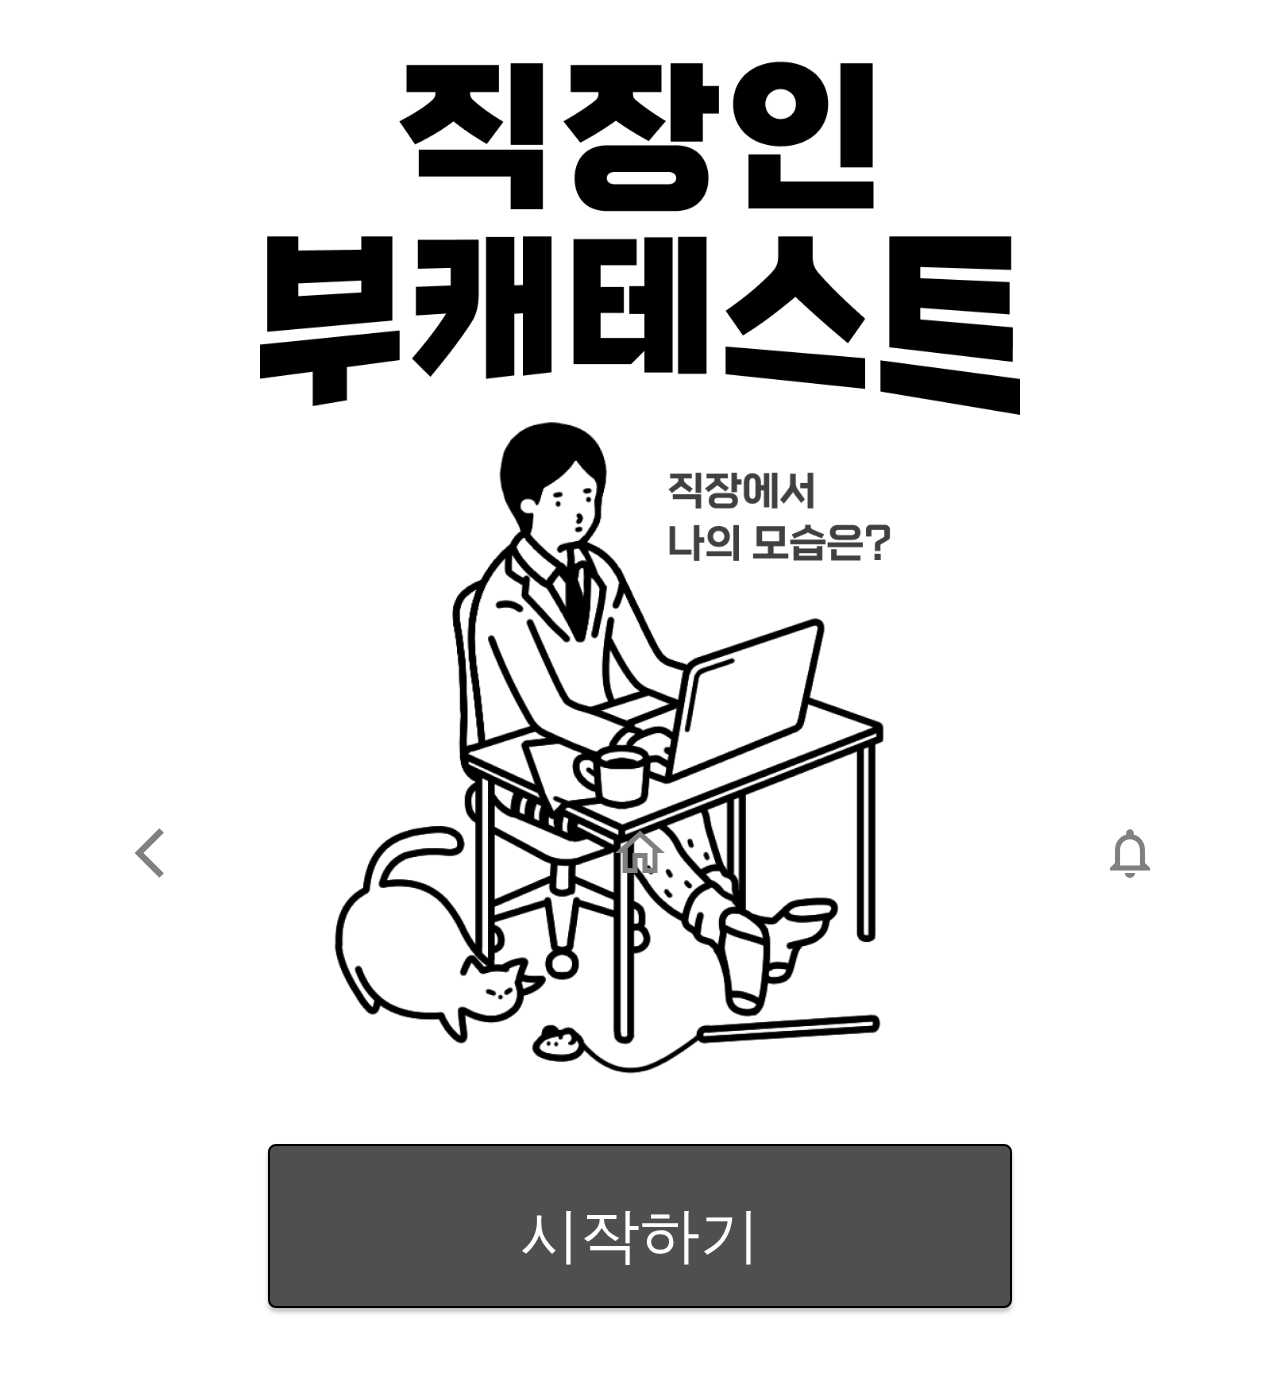
<file: index.html>
<!DOCTYPE html>
<html lang="ko">
  <head>
    <meta http-equiv="Content-Type" content="text/html; charset=UTF-8" />

    <meta http-equiv="X-UA-Compatible" content="IE=edge" />
    <meta
      name="viewport"
      content="width=device-width, initial-scale=1, shrink-to-fit=no"
    />

    <title>직장인 부캐테스트</title>

    <script src="./files/jquery-3.5.1.min.js"></script>
    <link rel="stylesheet" href="./files/jquery.modal.min.css" />

    <link href="./files/base_test.css" rel="stylesheet" type="text/css" />
    <link href="./files/test_result.css" rel="stylesheet" type="text/css" />
    <link
      href="https://fonts.googleapis.com/icon?family=Material+Icons|Material+Icons+Outlined"
      rel="stylesheet"
    />
  </head>
  <body
    style="
      cursor: url('chrome-extension://jlgkpaicikihijadgifklkbpdajbkhjo/image/cursors/008.png'),
        default;
    "
  >
    <div id="full_cover">
      <div id="start_inner" class="full_inner fit p-side">
        <div class="row m-full test_image_row mt-4 mb-4">
          <h1>직장인 부캐테스트</h1>
          <div class="col-12 image_col">
            <img
              alt="부캐테스트 메인"
              src="./files/main_image.png"
              id="main_image"
            />
          </div>
        </div>

        <div class="row">
          <div class="col-12 text_center">
            <button
              id="test_start"
              type="button"
              class="btn-point btn-block pt-3 pb-2"
            >
              시작하기
            </button>
          </div>
        </div>
      </div>

      <div
        class="full_inner fit p-side question_inner"
        qid="86"
        count="1"
        alias="당신은 최근 회사에서 몇 번 웃었나요.."
      >
        <div class="row title_row mb-auto question_row">
          <div class="col-12 mt-5 mb-4">
            <h3 class="question_number">Q1</h3>
          </div>
          <div class="col-12 mb-4">
            <h3 class="question_content">
              <p>당신은 최근 회사에서 몇 번 웃었나요..</p>
            </h3>
          </div>
        </div>

        <div class="row button_row">
          <div class="col-12 text_center mb-4">
            <button
              type="button"
              class="
                btn btn-point btn-lg btn-block btn-fat
                next_question
                answer_button
              "
              aid="188"
              alias="하지만 대부분의 가짜웃음으로 도배되어버린 하루"
            >
              <p>하지만 대부분의 가짜웃음으로 도배되어버린 하루</p>
            </button>

            <button
              type="button"
              class="
                btn btn-point btn-lg btn-block btn-fat
                next_question
                answer_button
              "
              aid="187"
              alias="진심으로 웃기도 해"
            >
              <p>진심으로 웃기도 해</p>
            </button>
          </div>
        </div>
      </div>

      <div
        class="full_inner fit p-side question_inner"
        qid="87"
        count="2"
        alias="출근길 지하철, 앞에 회사 동료가 보입니다. 이 때 …"
      >
        <div class="row title_row mb-auto question_row">
          <div class="col-12 mt-5 mb-4">
            <h3 class="question_number">Q2</h3>
          </div>
          <div class="col-12 mb-4">
            <h3 class="question_content">
              <p>출근길 지하철, 앞에 회사 동료가 보입니다. 이 때 반응은?</p>
            </h3>
          </div>
        </div>

        <div class="row button_row">
          <div class="col-12 text_center mb-4">
            <button
              type="button"
              class="
                btn btn-point btn-lg btn-block btn-fat
                next_question
                answer_button
              "
              aid="190"
              alias="걷는 템포를 조절하여 마주치지 않도록 한다"
            >
              <p>걷는 템포를 조절하여 마주치지 않도록 한다</p>
            </button>

            <button
              type="button"
              class="
                btn btn-point btn-lg btn-block btn-fat
                next_question
                answer_button
              "
              aid="189"
              alias="다가가 &#39;야 오늘 아침 진짜 거지같지 않냐?&#39;라고 인…"
            >
              <p>다가가 '야 오늘 아침 진짜 거지같지 않냐?'라고 인사한다</p>
            </button>
          </div>
        </div>
      </div>

      <div
        class="full_inner fit p-side question_inner"
        qid="88"
        count="3"
        alias="이직에 성공한 친구에게 더 궁금한 것은?"
      >
        <div class="row title_row mb-auto question_row">
          <div class="col-12 mt-5 mb-4">
            <h3 class="question_number">Q3</h3>
          </div>
          <div class="col-12 mb-4">
            <h3 class="question_content">
              <p>이직에 성공한 친구에게 더 궁금한 것은?</p>
            </h3>
          </div>
        </div>

        <div class="row button_row">
          <div class="col-12 text_center mb-4">
            <button
              type="button"
              class="
                btn btn-point btn-lg btn-block btn-fat
                next_question
                answer_button
              "
              aid="192"
              alias="이직한 회사의 워라밸"
            >
              <p>이직한 회사의 워라밸</p>
            </button>

            <button
              type="button"
              class="
                btn btn-point btn-lg btn-block btn-fat
                next_question
                answer_button
              "
              aid="191"
              alias="이직한 회사의 연봉"
            >
              <p>이직한 회사의 연봉</p>
            </button>
          </div>
        </div>
      </div>

      <div
        class="full_inner fit p-side question_inner"
        qid="89"
        count="4"
        alias="다음 중 더 나를 정신 번쩍 차리게 하는 상황은?"
      >
        <div class="row title_row mb-auto question_row">
          <div class="col-12 mt-5 mb-4">
            <h3 class="question_number">Q4</h3>
          </div>
          <div class="col-12 mb-4">
            <h3 class="question_content">
              <p>다음 중 더 나를 정신 번쩍 차리게 하는 상황은?</p>
            </h3>
          </div>
        </div>

        <div class="row button_row">
          <div class="col-12 text_center mb-4">
            <button
              type="button"
              class="
                btn btn-point btn-lg btn-block btn-fat
                next_question
                answer_button
              "
              aid="194"
              alias="나보다 승진이 빠른 입사동기"
            >
              <p>나보다 승진이 빠른 입사동기</p>
            </button>

            <button
              type="button"
              class="
                btn btn-point btn-lg btn-block btn-fat
                next_question
                answer_button
              "
              aid="193"
              alias="과도한 업무로 얻은 허리디스크"
            >
              <p>과도한 업무로 얻은 허리디스크</p>
            </button>
          </div>
        </div>
      </div>

      <div
        class="full_inner fit p-side question_inner"
        qid="90"
        count="5"
        alias="다음 중 내가 본능적으로 먼저 눌러보는 것은?"
      >
        <div class="row title_row mb-auto question_row">
          <div class="col-12 mt-5 mb-4">
            <h3 class="question_number">Q5</h3>
          </div>
          <div class="col-12 mb-4">
            <h3 class="question_content">
              <p>다음 중 내가 본능적으로 먼저 눌러보는 것은?</p>
            </h3>
          </div>
        </div>

        <div class="row button_row">
          <div class="col-12 text_center mb-4">
            <button
              type="button"
              class="
                btn btn-point btn-lg btn-block btn-fat
                next_question
                answer_button
              "
              aid="196"
              alias="부장님의 시급한 업무 메일"
            >
              <p>부장님의 시급한 업무 메일</p>
            </button>

            <button
              type="button"
              class="
                btn btn-point btn-lg btn-block btn-fat
                next_question
                answer_button
              "
              aid="195"
              alias="매도각 재고 있는 주식 어플"
            >
              <p>매도각 재고 있는 주식 어플</p>
            </button>
          </div>
        </div>
      </div>

      <div
        class="full_inner fit p-side question_inner"
        qid="91"
        count="6"
        alias="로또 1등이 당첨된 나. 그래도 계속 일하실건가요?"
      >
        <div class="row title_row mb-auto question_row">
          <div class="col-12 mt-5 mb-4">
            <h3 class="question_number">Q6</h3>
          </div>
          <div class="col-12 mb-4">
            <h3 class="question_content">
              <p>로또 1등이 당첨된 나. 그래도 계속 일하실건가요?</p>
            </h3>
          </div>
        </div>

        <div class="row button_row">
          <div class="col-12 text_center mb-4">
            <button
              type="button"
              class="
                btn btn-point btn-lg btn-block btn-fat
                next_question
                answer_button
              "
              aid="198"
              alias="그동안 감사했습니다 부장님"
            >
              <p>그동안 감사했습니다 부장님</p>
            </button>

            <button
              type="button"
              class="
                btn btn-point btn-lg btn-block btn-fat
                next_question
                answer_button
              "
              aid="197"
              alias="예전보다 여유 있겠지만 일은 계속 할 것이다"
            >
              <p>예전보다 여유 있겠지만 일은 계속 할 것이다</p>
            </button>
          </div>
        </div>
      </div>

      <div
        class="full_inner fit p-side question_inner"
        qid="92"
        count="7"
        alias="나의 신념과 반하는 일을 받게 되었을 때는?"
      >
        <div class="row title_row mb-auto question_row">
          <div class="col-12 mt-5 mb-4">
            <h3 class="question_number">Q7</h3>
          </div>
          <div class="col-12 mb-4">
            <h3 class="question_content">
              <p>나의 신념과 반하는 일을 받게 되었을 때는?</p>
            </h3>
          </div>
        </div>

        <div class="row button_row">
          <div class="col-12 text_center mb-4">
            <button
              type="button"
              class="
                btn btn-point btn-lg btn-block btn-fat
                next_question
                answer_button
              "
              aid="200"
              alias="일이 곧 나다. 이런 일은 할 수 없다."
            >
              <p>일이 곧 나다. 이런 일은 할 수 없다.</p>
            </button>

            <button
              type="button"
              class="
                btn btn-point btn-lg btn-block btn-fat
                next_question
                answer_button
              "
              aid="199"
              alias="일은 일이고, 나는 나야. 분리해서 생각한다."
            >
              <p>일은 일이고, 나는 나야. 분리해서 생각한다.</p>
            </button>
          </div>
        </div>
      </div>

      <div
        class="full_inner fit p-side question_inner"
        qid="93"
        count="8"
        alias="취준생에게 해주고 싶은 말은?"
      >
        <div class="row title_row mb-auto question_row">
          <div class="col-12 mt-5 mb-4">
            <h3 class="question_number">Q8</h3>
          </div>
          <div class="col-12 mb-4">
            <h3 class="question_content">
              <p>취준생에게 해주고 싶은 말은?</p>
            </h3>
          </div>
        </div>

        <div class="row button_row">
          <div class="col-12 text_center mb-4">
            <button
              type="button"
              class="
                btn btn-point btn-lg btn-block btn-fat
                next_question
                answer_button
              "
              aid="202"
              alias="너의 개인생활을 존중해주는 곳을 택해"
            >
              <p>너의 개인생활을 존중해주는 곳을 택해</p>
            </button>

            <button
              type="button"
              class="
                btn btn-point btn-lg btn-block btn-fat
                next_question
                answer_button
              "
              aid="201"
              alias="너의 능력을 인정해주는 곳을 택해"
            >
              <p>너의 능력을 인정해주는 곳을 택해</p>
            </button>
          </div>
        </div>
      </div>

      <div
        class="full_inner fit p-side question_inner"
        qid="94"
        count="9"
        alias="내가 퇴사하고 싶은 순간은?"
      >
        <div class="row title_row mb-auto question_row">
          <div class="col-12 mt-5 mb-4">
            <h3 class="question_number">Q9</h3>
          </div>
          <div class="col-12 mb-4">
            <h3 class="question_content">
              <p>내가 퇴사하고 싶은 순간은?</p>
            </h3>
          </div>
        </div>

        <div class="row button_row">
          <div class="col-12 text_center mb-4">
            <button
              type="button"
              class="
                btn btn-point btn-lg btn-block btn-fat
                next_question
                answer_button
              "
              aid="204"
              alias="일을 해도 성장한다는 느낌을 받지 못할 때"
            >
              <p>일을 해도 성장한다는 느낌을 받지 못할 때</p>
            </button>

            <button
              type="button"
              class="
                btn btn-point btn-lg btn-block btn-fat
                next_question
                answer_button
              "
              aid="203"
              alias="일을 하면 할수록 자아가 사라져간다고 느낄 때"
            >
              <p>일을 하면 할수록 자아가 사라져간다고 느낄 때</p>
            </button>
          </div>
        </div>
      </div>

      <div
        class="full_inner fit p-side question_inner"
        qid="95"
        count="10"
        alias="밸런스게임.둘 중 더 나은 것은?"
      >
        <div class="row title_row mb-auto question_row">
          <div class="col-12 mt-5 mb-4">
            <h3 class="question_number">Q10</h3>
          </div>
          <div class="col-12 mb-4">
            <h3 class="question_content">
              <p>밸런스게임.<br />둘 중 더 나은 것은?</p>
            </h3>
          </div>
        </div>

        <div class="row button_row">
          <div class="col-12 text_center mb-4">
            <button
              type="button"
              class="
                btn btn-point btn-lg btn-block btn-fat
                next_question
                answer_button
              "
              aid="206"
              alias="다니면 다닐수록 생각이 없어지는 회사"
            >
              <p>다니면 다닐수록 생각이 없어지는 회사</p>
            </button>

            <button
              type="button"
              class="
                btn btn-point btn-lg btn-block btn-fat
                next_question
                answer_button
              "
              aid="205"
              alias="다니면 다닐수록 고민이 많아지는 회사"
            >
              <p>다니면 다닐수록 고민이 많아지는 회사</p>
            </button>
          </div>
        </div>
      </div>

      <div
        class="full_inner fit p-side question_inner"
        qid="96"
        count="11"
        alias="밸런스게임.둘 중 더 나은 것은?"
      >
        <div class="row title_row mb-auto question_row">
          <div class="col-12 mt-5 mb-4">
            <h3 class="question_number">Q11</h3>
          </div>
          <div class="col-12 mb-4">
            <h3 class="question_content">
              <p>밸런스게임.<br />둘 중 더 나은 것은?</p>
            </h3>
          </div>
        </div>

        <div class="row button_row">
          <div class="col-12 text_center mb-4">
            <button
              type="button"
              class="
                btn btn-point btn-lg btn-block btn-fat
                next_question
                answer_button
              "
              aid="208"
              alias="나 홀로 잼 없이 식빵"
            >
              <p>나 홀로 잼 없이 식빵</p>
            </button>

            <button
              type="button"
              class="
                btn btn-point btn-lg btn-block btn-fat
                next_question
                answer_button
              "
              aid="207"
              alias="부장님과의 오마카세"
            >
              <p>부장님과의 오마카세</p>
            </button>
          </div>
        </div>
      </div>

      <div
        class="full_inner fit p-side question_inner"
        qid="97"
        count="12"
        alias="회사에서 만난 사람과는 친구가 될 수"
      >
        <div class="row title_row mb-auto question_row">
          <div class="col-12 mt-5 mb-4">
            <h3 class="question_number">Q12</h3>
          </div>
          <div class="col-12 mb-4">
            <h3 class="question_content">
              <p>회사에서 만난 사람과는 친구가 될 수</p>
            </h3>
          </div>
        </div>

        <div class="row button_row">
          <div class="col-12 text_center mb-4">
            <button
              type="button"
              class="
                btn btn-point btn-lg btn-block btn-fat
                next_question
                answer_button
              "
              aid="210"
              alias="있다"
            >
              <p>있다</p>
            </button>

            <button
              type="button"
              class="
                btn btn-point btn-lg btn-block btn-fat
                next_question
                answer_button
              "
              aid="209"
              alias="없다"
            >
              <p>없다</p>
            </button>
          </div>
        </div>
      </div>

      <div
        class="full_inner fit p-side question_inner"
        qid="98"
        count="13"
        alias="퇴사를 고민하는 절친에게 해주고 싶은 말은?"
      >
        <div class="row title_row mb-auto question_row">
          <div class="col-12 mt-5 mb-4">
            <h3 class="question_number">Q13</h3>
          </div>
          <div class="col-12 mb-4">
            <h3 class="question_content">
              <p>퇴사를 고민하는 절친에게 해주고 싶은 말은?</p>
            </h3>
          </div>
        </div>

        <div class="row button_row">
          <div class="col-12 text_center mb-4">
            <button
              type="button"
              class="
                btn btn-point btn-lg btn-block btn-fat
                next_question
                answer_button
              "
              aid="212"
              alias="퇴사는 계획하고 하는 것"
            >
              <p>퇴사는 계획하고 하는 것</p>
            </button>

            <button
              type="button"
              class="
                btn btn-point btn-lg btn-block btn-fat
                next_question
                answer_button
              "
              aid="211"
              alias="계획은 퇴사하고 하는 것"
            >
              <p>계획은 퇴사하고 하는 것</p>
            </button>
          </div>
        </div>
      </div>

      <div
        class="full_inner fit p-side question_inner"
        qid="99"
        count="14"
        alias="다음 생에 태어나도 직장인을 할 것인가?"
      >
        <div class="row title_row mb-auto question_row">
          <div class="col-12 mt-5 mb-4">
            <h3 class="question_number">Q14</h3>
          </div>
          <div class="col-12 mb-4">
            <h3 class="question_content">
              <p>다음 생에 태어나도 직장인을 할 것인가?</p>
            </h3>
          </div>
        </div>

        <div class="row button_row">
          <div class="col-12 text_center mb-4">
            <button
              type="button"
              class="
                btn btn-point btn-lg btn-block btn-fat
                next_question
                answer_button
              "
              aid="214"
              alias="그렇다. 그래도 월급쟁이가 마음에 편하다"
            >
              <p>그렇다. 그래도 월급쟁이가 마음에 편하다</p>
            </button>

            <button
              type="button"
              class="
                btn btn-point btn-lg btn-block btn-fat
                next_question
                answer_button
              "
              aid="213"
              alias="아니다. 해보지 못한 도전을 할 것이다"
            >
              <p>아니다. 해보지 못한 도전을 할 것이다</p>
            </button>
          </div>
        </div>
      </div>

      <div id="loading_inner" class="full_inner fit p-side">
        <div class="row title_row text_center">
          <img
            alt="대기 중"
            src="./files/money1.png"
            id="loading_image1"
            class="el"
          />
          <img
            alt="대기 중"
            src="./files/money2.png"
            id="loading_image2"
            class="el"
          />
          <img
            alt="대기 중"
            src="./files/money3.png"
            id="loading_image3"
            class="el"
          />

          <div class="col-12">
            <span class="fades">
              <div class="row">
                <div class="fade_anime dot_color1"></div>
                <div class="fade_anime dot_color2"></div>
                <div class="fade_anime dot_color3"></div>
              </div>
            </span>
          </div>
          <div class="col-12">당신의 부캐 찾는 중</div>
        </div>
      </div>

      <div class="navbar">
        <div id="back_button">
          <span class="material-icons-outlined">arrow_back_ios</span>
        </div>
        <div id="back_home">
          <span class="material-icons-outlined">home</span>
        </div>
        <div>
          <span class="material-icons-outlined">notifications</span>
        </div>
      </div>
    </div>

    <script>
      var csrf_token =
        "NRvdemtFjoKSBvaID5vpqAoqSK8jMeGJsfKR1zMEP6n7XBRiuRwMEwmagUq34SIm";
      var version = "LIVE";
      var slug = "snek";
      var layout = "";
      var get_ad_banner_uri = "/get_ad_banner";
      var count_ad_click_uri = "/count_ad_click";
    </script>

    <style media="all" id="fa-v4-font-face">
      /*!
 * Font Awesome Free 5.15.3 by @fontawesome - https://fontawesome.com
 * License - https://fontawesome.com/license/free (Icons: CC BY 4.0, Fonts: SIL OFL 1.1, Code: MIT License)
 */
      @font-face {
        font-family: "FontAwesome";
        font-display: block;
        src: url(https://ka-f.fontawesome.com/releases/v5.15.3/webfonts/free-fa-solid-900.eot);
        src: url(https://ka-f.fontawesome.com/releases/v5.15.3/webfonts/free-fa-solid-900.eot?#iefix)
            format("embedded-opentype"),
          url(https://ka-f.fontawesome.com/releases/v5.15.3/webfonts/free-fa-solid-900.woff2)
            format("woff2"),
          url(https://ka-f.fontawesome.com/releases/v5.15.3/webfonts/free-fa-solid-900.woff)
            format("woff"),
          url(https://ka-f.fontawesome.com/releases/v5.15.3/webfonts/free-fa-solid-900.ttf)
            format("truetype"),
          url(https://ka-f.fontawesome.com/releases/v5.15.3/webfonts/free-fa-solid-900.svg#fontawesome)
            format("svg");
      }
      @font-face {
        font-family: "FontAwesome";
        font-display: block;
        src: url(https://ka-f.fontawesome.com/releases/v5.15.3/webfonts/free-fa-brands-400.eot);
        src: url(https://ka-f.fontawesome.com/releases/v5.15.3/webfonts/free-fa-brands-400.eot?#iefix)
            format("embedded-opentype"),
          url(https://ka-f.fontawesome.com/releases/v5.15.3/webfonts/free-fa-brands-400.woff2)
            format("woff2"),
          url(https://ka-f.fontawesome.com/releases/v5.15.3/webfonts/free-fa-brands-400.woff)
            format("woff"),
          url(https://ka-f.fontawesome.com/releases/v5.15.3/webfonts/free-fa-brands-400.ttf)
            format("truetype"),
          url(https://ka-f.fontawesome.com/releases/v5.15.3/webfonts/free-fa-brands-400.svg#fontawesome)
            format("svg");
      }
      @font-face {
        font-family: "FontAwesome";
        font-display: block;
        src: url(https://ka-f.fontawesome.com/releases/v5.15.3/webfonts/free-fa-regular-400.eot);
        src: url(https://ka-f.fontawesome.com/releases/v5.15.3/webfonts/free-fa-regular-400.eot?#iefix)
            format("embedded-opentype"),
          url(https://ka-f.fontawesome.com/releases/v5.15.3/webfonts/free-fa-regular-400.woff2)
            format("woff2"),
          url(https://ka-f.fontawesome.com/releases/v5.15.3/webfonts/free-fa-regular-400.woff)
            format("woff"),
          url(https://ka-f.fontawesome.com/releases/v5.15.3/webfonts/free-fa-regular-400.ttf)
            format("truetype"),
          url(https://ka-f.fontawesome.com/releases/v5.15.3/webfonts/free-fa-regular-400.svg#fontawesome)
            format("svg");
        unicode-range: U+f004-f005, U+f007, U+f017, U+f022, U+f024, U+f02e,
          U+f03e, U+f044, U+f057-f059, U+f06e, U+f070, U+f075, U+f07b-f07c,
          U+f080, U+f086, U+f089, U+f094, U+f09d, U+f0a0, U+f0a4-f0a7, U+f0c5,
          U+f0c7-f0c8, U+f0e0, U+f0eb, U+f0f3, U+f0f8, U+f0fe, U+f111,
          U+f118-f11a, U+f11c, U+f133, U+f144, U+f146, U+f14a, U+f14d-f14e,
          U+f150-f152, U+f15b-f15c, U+f164-f165, U+f185-f186, U+f191-f192,
          U+f1ad, U+f1c1-f1c9, U+f1cd, U+f1d8, U+f1e3, U+f1ea, U+f1f6, U+f1f9,
          U+f20a, U+f247-f249, U+f24d, U+f254-f25b, U+f25d, U+f271-f274, U+f279,
          U+f28b, U+f28d, U+f2b5-f2b6, U+f2b9, U+f2bb, U+f2bd, U+f2c1-f2c2,
          U+f2d0, U+f2d2, U+f2dc, U+f2ed, U+f3a5, U+f3d1, U+f410;
      }
      @font-face {
        font-family: "FontAwesome";
        font-display: block;
        src: url(https://ka-f.fontawesome.com/releases/v5.15.3/webfonts/free-fa-v4deprecations.eot);
        src: url(https://ka-f.fontawesome.com/releases/v5.15.3/webfonts/free-fa-v4deprecations.eot?#iefix)
            format("embedded-opentype"),
          url(https://ka-f.fontawesome.com/releases/v5.15.3/webfonts/free-fa-v4deprecations.woff2)
            format("woff2"),
          url(https://ka-f.fontawesome.com/releases/v5.15.3/webfonts/free-fa-v4deprecations.woff)
            format("woff"),
          url(https://ka-f.fontawesome.com/releases/v5.15.3/webfonts/free-fa-v4deprecations.ttf)
            format("truetype"),
          url(https://ka-f.fontawesome.com/releases/v5.15.3/webfonts/free-fa-v4deprecations.svg#fontawesome)
            format("svg");
        unicode-range: U+f003, U+f006, U+f014, U+f016, U+f01a-f01b, U+f01d,
          U+f040, U+f045-f047, U+f05c-f05d, U+f07d-f07e, U+f087-f088,
          U+f08a-f08b, U+f08e, U+f090, U+f096-f097, U+f0a2, U+f0e4-f0e6,
          U+f0ec-f0ee, U+f0f5-f0f7, U+f10c, U+f112, U+f114-f115, U+f11d, U+f123,
          U+f132, U+f145, U+f147-f149, U+f14c, U+f166, U+f16a, U+f172,
          U+f175-f178, U+f18e, U+f190, U+f196, U+f1b1, U+f1d9, U+f1db, U+f1f7,
          U+f20c, U+f219, U+f230, U+f24a, U+f250, U+f278, U+f27b, U+f283, U+f28c,
          U+f28e, U+f29b-f29c, U+f2b7, U+f2ba, U+f2bc, U+f2be, U+f2c0, U+f2c3,
          U+f2d3-f2d4;
      }</style
    ><style media="all" id="fa-v4-shims">
      /*!
 * Font Awesome Free 5.15.3 by @fontawesome - https://fontawesome.com
 * License - https://fontawesome.com/license/free (Icons: CC BY 4.0, Fonts: SIL OFL 1.1, Code: MIT License)
 */
      .fa.fa-glass:before {
        content: "\f000";
      }
      .fa.fa-meetup {
        font-family: "Font Awesome 5 Brands";
        font-weight: 400;
      }
      .fa.fa-star-o {
        font-family: "Font Awesome 5 Free";
        font-weight: 400;
      }
      .fa.fa-star-o:before {
        content: "\f005";
      }
      .fa.fa-close:before,
      .fa.fa-remove:before {
        content: "\f00d";
      }
      .fa.fa-gear:before {
        content: "\f013";
      }
      .fa.fa-trash-o {
        font-family: "Font Awesome 5 Free";
        font-weight: 400;
      }
      .fa.fa-trash-o:before {
        content: "\f2ed";
      }
      .fa.fa-file-o {
        font-family: "Font Awesome 5 Free";
        font-weight: 400;
      }
      .fa.fa-file-o:before {
        content: "\f15b";
      }
      .fa.fa-clock-o {
        font-family: "Font Awesome 5 Free";
        font-weight: 400;
      }
      .fa.fa-clock-o:before {
        content: "\f017";
      }
      .fa.fa-arrow-circle-o-down {
        font-family: "Font Awesome 5 Free";
        font-weight: 400;
      }
      .fa.fa-arrow-circle-o-down:before {
        content: "\f358";
      }
      .fa.fa-arrow-circle-o-up {
        font-family: "Font Awesome 5 Free";
        font-weight: 400;
      }
      .fa.fa-arrow-circle-o-up:before {
        content: "\f35b";
      }
      .fa.fa-play-circle-o {
        font-family: "Font Awesome 5 Free";
        font-weight: 400;
      }
      .fa.fa-play-circle-o:before {
        content: "\f144";
      }
      .fa.fa-repeat:before,
      .fa.fa-rotate-right:before {
        content: "\f01e";
      }
      .fa.fa-refresh:before {
        content: "\f021";
      }
      .fa.fa-list-alt {
        font-family: "Font Awesome 5 Free";
        font-weight: 400;
      }
      .fa.fa-dedent:before {
        content: "\f03b";
      }
      .fa.fa-video-camera:before {
        content: "\f03d";
      }
      .fa.fa-picture-o {
        font-family: "Font Awesome 5 Free";
        font-weight: 400;
      }
      .fa.fa-picture-o:before {
        content: "\f03e";
      }
      .fa.fa-photo {
        font-family: "Font Awesome 5 Free";
        font-weight: 400;
      }
      .fa.fa-photo:before {
        content: "\f03e";
      }
      .fa.fa-image {
        font-family: "Font Awesome 5 Free";
        font-weight: 400;
      }
      .fa.fa-image:before {
        content: "\f03e";
      }
      .fa.fa-pencil:before {
        content: "\f303";
      }
      .fa.fa-map-marker:before {
        content: "\f3c5";
      }
      .fa.fa-pencil-square-o {
        font-family: "Font Awesome 5 Free";
        font-weight: 400;
      }
      .fa.fa-pencil-square-o:before {
        content: "\f044";
      }
      .fa.fa-share-square-o {
        font-family: "Font Awesome 5 Free";
        font-weight: 400;
      }
      .fa.fa-share-square-o:before {
        content: "\f14d";
      }
      .fa.fa-check-square-o {
        font-family: "Font Awesome 5 Free";
        font-weight: 400;
      }
      .fa.fa-check-square-o:before {
        content: "\f14a";
      }
      .fa.fa-arrows:before {
        content: "\f0b2";
      }
      .fa.fa-times-circle-o {
        font-family: "Font Awesome 5 Free";
        font-weight: 400;
      }
      .fa.fa-times-circle-o:before {
        content: "\f057";
      }
      .fa.fa-check-circle-o {
        font-family: "Font Awesome 5 Free";
        font-weight: 400;
      }
      .fa.fa-check-circle-o:before {
        content: "\f058";
      }
      .fa.fa-mail-forward:before {
        content: "\f064";
      }
      .fa.fa-expand:before {
        content: "\f424";
      }
      .fa.fa-compress:before {
        content: "\f422";
      }
      .fa.fa-eye,
      .fa.fa-eye-slash {
        font-family: "Font Awesome 5 Free";
        font-weight: 400;
      }
      .fa.fa-warning:before {
        content: "\f071";
      }
      .fa.fa-calendar:before {
        content: "\f073";
      }
      .fa.fa-arrows-v:before {
        content: "\f338";
      }
      .fa.fa-arrows-h:before {
        content: "\f337";
      }
      .fa.fa-bar-chart {
        font-family: "Font Awesome 5 Free";
        font-weight: 400;
      }
      .fa.fa-bar-chart:before {
        content: "\f080";
      }
      .fa.fa-bar-chart-o {
        font-family: "Font Awesome 5 Free";
        font-weight: 400;
      }
      .fa.fa-bar-chart-o:before {
        content: "\f080";
      }
      .fa.fa-facebook-square,
      .fa.fa-twitter-square {
        font-family: "Font Awesome 5 Brands";
        font-weight: 400;
      }
      .fa.fa-gears:before {
        content: "\f085";
      }
      .fa.fa-thumbs-o-up {
        font-family: "Font Awesome 5 Free";
        font-weight: 400;
      }
      .fa.fa-thumbs-o-up:before {
        content: "\f164";
      }
      .fa.fa-thumbs-o-down {
        font-family: "Font Awesome 5 Free";
        font-weight: 400;
      }
      .fa.fa-thumbs-o-down:before {
        content: "\f165";
      }
      .fa.fa-heart-o {
        font-family: "Font Awesome 5 Free";
        font-weight: 400;
      }
      .fa.fa-heart-o:before {
        content: "\f004";
      }
      .fa.fa-sign-out:before {
        content: "\f2f5";
      }
      .fa.fa-linkedin-square {
        font-family: "Font Awesome 5 Brands";
        font-weight: 400;
      }
      .fa.fa-linkedin-square:before {
        content: "\f08c";
      }
      .fa.fa-thumb-tack:before {
        content: "\f08d";
      }
      .fa.fa-external-link:before {
        content: "\f35d";
      }
      .fa.fa-sign-in:before {
        content: "\f2f6";
      }
      .fa.fa-github-square {
        font-family: "Font Awesome 5 Brands";
        font-weight: 400;
      }
      .fa.fa-lemon-o {
        font-family: "Font Awesome 5 Free";
        font-weight: 400;
      }
      .fa.fa-lemon-o:before {
        content: "\f094";
      }
      .fa.fa-square-o {
        font-family: "Font Awesome 5 Free";
        font-weight: 400;
      }
      .fa.fa-square-o:before {
        content: "\f0c8";
      }
      .fa.fa-bookmark-o {
        font-family: "Font Awesome 5 Free";
        font-weight: 400;
      }
      .fa.fa-bookmark-o:before {
        content: "\f02e";
      }
      .fa.fa-facebook,
      .fa.fa-twitter {
        font-family: "Font Awesome 5 Brands";
        font-weight: 400;
      }
      .fa.fa-facebook:before {
        content: "\f39e";
      }
      .fa.fa-facebook-f {
        font-family: "Font Awesome 5 Brands";
        font-weight: 400;
      }
      .fa.fa-facebook-f:before {
        content: "\f39e";
      }
      .fa.fa-github {
        font-family: "Font Awesome 5 Brands";
        font-weight: 400;
      }
      .fa.fa-credit-card {
        font-family: "Font Awesome 5 Free";
        font-weight: 400;
      }
      .fa.fa-feed:before {
        content: "\f09e";
      }
      .fa.fa-hdd-o {
        font-family: "Font Awesome 5 Free";
        font-weight: 400;
      }
      .fa.fa-hdd-o:before {
        content: "\f0a0";
      }
      .fa.fa-hand-o-right {
        font-family: "Font Awesome 5 Free";
        font-weight: 400;
      }
      .fa.fa-hand-o-right:before {
        content: "\f0a4";
      }
      .fa.fa-hand-o-left {
        font-family: "Font Awesome 5 Free";
        font-weight: 400;
      }
      .fa.fa-hand-o-left:before {
        content: "\f0a5";
      }
      .fa.fa-hand-o-up {
        font-family: "Font Awesome 5 Free";
        font-weight: 400;
      }
      .fa.fa-hand-o-up:before {
        content: "\f0a6";
      }
      .fa.fa-hand-o-down {
        font-family: "Font Awesome 5 Free";
        font-weight: 400;
      }
      .fa.fa-hand-o-down:before {
        content: "\f0a7";
      }
      .fa.fa-arrows-alt:before {
        content: "\f31e";
      }
      .fa.fa-group:before {
        content: "\f0c0";
      }
      .fa.fa-chain:before {
        content: "\f0c1";
      }
      .fa.fa-scissors:before {
        content: "\f0c4";
      }
      .fa.fa-files-o {
        font-family: "Font Awesome 5 Free";
        font-weight: 400;
      }
      .fa.fa-files-o:before {
        content: "\f0c5";
      }
      .fa.fa-floppy-o {
        font-family: "Font Awesome 5 Free";
        font-weight: 400;
      }
      .fa.fa-floppy-o:before {
        content: "\f0c7";
      }
      .fa.fa-navicon:before,
      .fa.fa-reorder:before {
        content: "\f0c9";
      }
      .fa.fa-google-plus,
      .fa.fa-google-plus-square,
      .fa.fa-pinterest,
      .fa.fa-pinterest-square {
        font-family: "Font Awesome 5 Brands";
        font-weight: 400;
      }
      .fa.fa-google-plus:before {
        content: "\f0d5";
      }
      .fa.fa-money {
        font-family: "Font Awesome 5 Free";
        font-weight: 400;
      }
      .fa.fa-money:before {
        content: "\f3d1";
      }
      .fa.fa-unsorted:before {
        content: "\f0dc";
      }
      .fa.fa-sort-desc:before {
        content: "\f0dd";
      }
      .fa.fa-sort-asc:before {
        content: "\f0de";
      }
      .fa.fa-linkedin {
        font-family: "Font Awesome 5 Brands";
        font-weight: 400;
      }
      .fa.fa-linkedin:before {
        content: "\f0e1";
      }
      .fa.fa-rotate-left:before {
        content: "\f0e2";
      }
      .fa.fa-legal:before {
        content: "\f0e3";
      }
      .fa.fa-dashboard:before,
      .fa.fa-tachometer:before {
        content: "\f3fd";
      }
      .fa.fa-comment-o {
        font-family: "Font Awesome 5 Free";
        font-weight: 400;
      }
      .fa.fa-comment-o:before {
        content: "\f075";
      }
      .fa.fa-comments-o {
        font-family: "Font Awesome 5 Free";
        font-weight: 400;
      }
      .fa.fa-comments-o:before {
        content: "\f086";
      }
      .fa.fa-flash:before {
        content: "\f0e7";
      }
      .fa.fa-clipboard,
      .fa.fa-paste {
        font-family: "Font Awesome 5 Free";
        font-weight: 400;
      }
      .fa.fa-paste:before {
        content: "\f328";
      }
      .fa.fa-lightbulb-o {
        font-family: "Font Awesome 5 Free";
        font-weight: 400;
      }
      .fa.fa-lightbulb-o:before {
        content: "\f0eb";
      }
      .fa.fa-exchange:before {
        content: "\f362";
      }
      .fa.fa-cloud-download:before {
        content: "\f381";
      }
      .fa.fa-cloud-upload:before {
        content: "\f382";
      }
      .fa.fa-bell-o {
        font-family: "Font Awesome 5 Free";
        font-weight: 400;
      }
      .fa.fa-bell-o:before {
        content: "\f0f3";
      }
      .fa.fa-cutlery:before {
        content: "\f2e7";
      }
      .fa.fa-file-text-o {
        font-family: "Font Awesome 5 Free";
        font-weight: 400;
      }
      .fa.fa-file-text-o:before {
        content: "\f15c";
      }
      .fa.fa-building-o {
        font-family: "Font Awesome 5 Free";
        font-weight: 400;
      }
      .fa.fa-building-o:before {
        content: "\f1ad";
      }
      .fa.fa-hospital-o {
        font-family: "Font Awesome 5 Free";
        font-weight: 400;
      }
      .fa.fa-hospital-o:before {
        content: "\f0f8";
      }
      .fa.fa-tablet:before {
        content: "\f3fa";
      }
      .fa.fa-mobile-phone:before,
      .fa.fa-mobile:before {
        content: "\f3cd";
      }
      .fa.fa-circle-o {
        font-family: "Font Awesome 5 Free";
        font-weight: 400;
      }
      .fa.fa-circle-o:before {
        content: "\f111";
      }
      .fa.fa-mail-reply:before {
        content: "\f3e5";
      }
      .fa.fa-github-alt {
        font-family: "Font Awesome 5 Brands";
        font-weight: 400;
      }
      .fa.fa-folder-o {
        font-family: "Font Awesome 5 Free";
        font-weight: 400;
      }
      .fa.fa-folder-o:before {
        content: "\f07b";
      }
      .fa.fa-folder-open-o {
        font-family: "Font Awesome 5 Free";
        font-weight: 400;
      }
      .fa.fa-folder-open-o:before {
        content: "\f07c";
      }
      .fa.fa-smile-o {
        font-family: "Font Awesome 5 Free";
        font-weight: 400;
      }
      .fa.fa-smile-o:before {
        content: "\f118";
      }
      .fa.fa-frown-o {
        font-family: "Font Awesome 5 Free";
        font-weight: 400;
      }
      .fa.fa-frown-o:before {
        content: "\f119";
      }
      .fa.fa-meh-o {
        font-family: "Font Awesome 5 Free";
        font-weight: 400;
      }
      .fa.fa-meh-o:before {
        content: "\f11a";
      }
      .fa.fa-keyboard-o {
        font-family: "Font Awesome 5 Free";
        font-weight: 400;
      }
      .fa.fa-keyboard-o:before {
        content: "\f11c";
      }
      .fa.fa-flag-o {
        font-family: "Font Awesome 5 Free";
        font-weight: 400;
      }
      .fa.fa-flag-o:before {
        content: "\f024";
      }
      .fa.fa-mail-reply-all:before {
        content: "\f122";
      }
      .fa.fa-star-half-o {
        font-family: "Font Awesome 5 Free";
        font-weight: 400;
      }
      .fa.fa-star-half-o:before {
        content: "\f089";
      }
      .fa.fa-star-half-empty {
        font-family: "Font Awesome 5 Free";
        font-weight: 400;
      }
      .fa.fa-star-half-empty:before {
        content: "\f089";
      }
      .fa.fa-star-half-full {
        font-family: "Font Awesome 5 Free";
        font-weight: 400;
      }
      .fa.fa-star-half-full:before {
        content: "\f089";
      }
      .fa.fa-code-fork:before {
        content: "\f126";
      }
      .fa.fa-chain-broken:before {
        content: "\f127";
      }
      .fa.fa-shield:before {
        content: "\f3ed";
      }
      .fa.fa-calendar-o {
        font-family: "Font Awesome 5 Free";
        font-weight: 400;
      }
      .fa.fa-calendar-o:before {
        content: "\f133";
      }
      .fa.fa-css3,
      .fa.fa-html5,
      .fa.fa-maxcdn {
        font-family: "Font Awesome 5 Brands";
        font-weight: 400;
      }
      .fa.fa-ticket:before {
        content: "\f3ff";
      }
      .fa.fa-minus-square-o {
        font-family: "Font Awesome 5 Free";
        font-weight: 400;
      }
      .fa.fa-minus-square-o:before {
        content: "\f146";
      }
      .fa.fa-level-up:before {
        content: "\f3bf";
      }
      .fa.fa-level-down:before {
        content: "\f3be";
      }
      .fa.fa-pencil-square:before {
        content: "\f14b";
      }
      .fa.fa-external-link-square:before {
        content: "\f360";
      }
      .fa.fa-compass {
        font-family: "Font Awesome 5 Free";
        font-weight: 400;
      }
      .fa.fa-caret-square-o-down {
        font-family: "Font Awesome 5 Free";
        font-weight: 400;
      }
      .fa.fa-caret-square-o-down:before {
        content: "\f150";
      }
      .fa.fa-toggle-down {
        font-family: "Font Awesome 5 Free";
        font-weight: 400;
      }
      .fa.fa-toggle-down:before {
        content: "\f150";
      }
      .fa.fa-caret-square-o-up {
        font-family: "Font Awesome 5 Free";
        font-weight: 400;
      }
      .fa.fa-caret-square-o-up:before {
        content: "\f151";
      }
      .fa.fa-toggle-up {
        font-family: "Font Awesome 5 Free";
        font-weight: 400;
      }
      .fa.fa-toggle-up:before {
        content: "\f151";
      }
      .fa.fa-caret-square-o-right {
        font-family: "Font Awesome 5 Free";
        font-weight: 400;
      }
      .fa.fa-caret-square-o-right:before {
        content: "\f152";
      }
      .fa.fa-toggle-right {
        font-family: "Font Awesome 5 Free";
        font-weight: 400;
      }
      .fa.fa-toggle-right:before {
        content: "\f152";
      }
      .fa.fa-eur:before,
      .fa.fa-euro:before {
        content: "\f153";
      }
      .fa.fa-gbp:before {
        content: "\f154";
      }
      .fa.fa-dollar:before,
      .fa.fa-usd:before {
        content: "\f155";
      }
      .fa.fa-inr:before,
      .fa.fa-rupee:before {
        content: "\f156";
      }
      .fa.fa-cny:before,
      .fa.fa-jpy:before,
      .fa.fa-rmb:before,
      .fa.fa-yen:before {
        content: "\f157";
      }
      .fa.fa-rouble:before,
      .fa.fa-rub:before,
      .fa.fa-ruble:before {
        content: "\f158";
      }
      .fa.fa-krw:before,
      .fa.fa-won:before {
        content: "\f159";
      }
      .fa.fa-bitcoin,
      .fa.fa-btc {
        font-family: "Font Awesome 5 Brands";
        font-weight: 400;
      }
      .fa.fa-bitcoin:before {
        content: "\f15a";
      }
      .fa.fa-file-text:before {
        content: "\f15c";
      }
      .fa.fa-sort-alpha-asc:before {
        content: "\f15d";
      }
      .fa.fa-sort-alpha-desc:before {
        content: "\f881";
      }
      .fa.fa-sort-amount-asc:before {
        content: "\f160";
      }
      .fa.fa-sort-amount-desc:before {
        content: "\f884";
      }
      .fa.fa-sort-numeric-asc:before {
        content: "\f162";
      }
      .fa.fa-sort-numeric-desc:before {
        content: "\f886";
      }
      .fa.fa-xing,
      .fa.fa-xing-square,
      .fa.fa-youtube,
      .fa.fa-youtube-play,
      .fa.fa-youtube-square {
        font-family: "Font Awesome 5 Brands";
        font-weight: 400;
      }
      .fa.fa-youtube-play:before {
        content: "\f167";
      }
      .fa.fa-adn,
      .fa.fa-bitbucket,
      .fa.fa-bitbucket-square,
      .fa.fa-dropbox,
      .fa.fa-flickr,
      .fa.fa-instagram,
      .fa.fa-stack-overflow {
        font-family: "Font Awesome 5 Brands";
        font-weight: 400;
      }
      .fa.fa-bitbucket-square:before {
        content: "\f171";
      }
      .fa.fa-tumblr,
      .fa.fa-tumblr-square {
        font-family: "Font Awesome 5 Brands";
        font-weight: 400;
      }
      .fa.fa-long-arrow-down:before {
        content: "\f309";
      }
      .fa.fa-long-arrow-up:before {
        content: "\f30c";
      }
      .fa.fa-long-arrow-left:before {
        content: "\f30a";
      }
      .fa.fa-long-arrow-right:before {
        content: "\f30b";
      }
      .fa.fa-android,
      .fa.fa-apple,
      .fa.fa-dribbble,
      .fa.fa-foursquare,
      .fa.fa-gittip,
      .fa.fa-gratipay,
      .fa.fa-linux,
      .fa.fa-skype,
      .fa.fa-trello,
      .fa.fa-windows {
        font-family: "Font Awesome 5 Brands";
        font-weight: 400;
      }
      .fa.fa-gittip:before {
        content: "\f184";
      }
      .fa.fa-sun-o {
        font-family: "Font Awesome 5 Free";
        font-weight: 400;
      }
      .fa.fa-sun-o:before {
        content: "\f185";
      }
      .fa.fa-moon-o {
        font-family: "Font Awesome 5 Free";
        font-weight: 400;
      }
      .fa.fa-moon-o:before {
        content: "\f186";
      }
      .fa.fa-pagelines,
      .fa.fa-renren,
      .fa.fa-stack-exchange,
      .fa.fa-vk,
      .fa.fa-weibo {
        font-family: "Font Awesome 5 Brands";
        font-weight: 400;
      }
      .fa.fa-arrow-circle-o-right {
        font-family: "Font Awesome 5 Free";
        font-weight: 400;
      }
      .fa.fa-arrow-circle-o-right:before {
        content: "\f35a";
      }
      .fa.fa-arrow-circle-o-left {
        font-family: "Font Awesome 5 Free";
        font-weight: 400;
      }
      .fa.fa-arrow-circle-o-left:before {
        content: "\f359";
      }
      .fa.fa-caret-square-o-left {
        font-family: "Font Awesome 5 Free";
        font-weight: 400;
      }
      .fa.fa-caret-square-o-left:before {
        content: "\f191";
      }
      .fa.fa-toggle-left {
        font-family: "Font Awesome 5 Free";
        font-weight: 400;
      }
      .fa.fa-toggle-left:before {
        content: "\f191";
      }
      .fa.fa-dot-circle-o {
        font-family: "Font Awesome 5 Free";
        font-weight: 400;
      }
      .fa.fa-dot-circle-o:before {
        content: "\f192";
      }
      .fa.fa-vimeo-square {
        font-family: "Font Awesome 5 Brands";
        font-weight: 400;
      }
      .fa.fa-try:before,
      .fa.fa-turkish-lira:before {
        content: "\f195";
      }
      .fa.fa-plus-square-o {
        font-family: "Font Awesome 5 Free";
        font-weight: 400;
      }
      .fa.fa-plus-square-o:before {
        content: "\f0fe";
      }
      .fa.fa-openid,
      .fa.fa-slack,
      .fa.fa-wordpress {
        font-family: "Font Awesome 5 Brands";
        font-weight: 400;
      }
      .fa.fa-bank:before,
      .fa.fa-institution:before {
        content: "\f19c";
      }
      .fa.fa-mortar-board:before {
        content: "\f19d";
      }
      .fa.fa-delicious,
      .fa.fa-digg,
      .fa.fa-drupal,
      .fa.fa-google,
      .fa.fa-joomla,
      .fa.fa-pied-piper-alt,
      .fa.fa-pied-piper-pp,
      .fa.fa-reddit,
      .fa.fa-reddit-square,
      .fa.fa-stumbleupon,
      .fa.fa-stumbleupon-circle,
      .fa.fa-yahoo {
        font-family: "Font Awesome 5 Brands";
        font-weight: 400;
      }
      .fa.fa-spoon:before {
        content: "\f2e5";
      }
      .fa.fa-behance,
      .fa.fa-behance-square,
      .fa.fa-steam,
      .fa.fa-steam-square {
        font-family: "Font Awesome 5 Brands";
        font-weight: 400;
      }
      .fa.fa-automobile:before {
        content: "\f1b9";
      }
      .fa.fa-envelope-o {
        font-family: "Font Awesome 5 Free";
        font-weight: 400;
      }
      .fa.fa-envelope-o:before {
        content: "\f0e0";
      }
      .fa.fa-deviantart,
      .fa.fa-soundcloud,
      .fa.fa-spotify {
        font-family: "Font Awesome 5 Brands";
        font-weight: 400;
      }
      .fa.fa-file-pdf-o {
        font-family: "Font Awesome 5 Free";
        font-weight: 400;
      }
      .fa.fa-file-pdf-o:before {
        content: "\f1c1";
      }
      .fa.fa-file-word-o {
        font-family: "Font Awesome 5 Free";
        font-weight: 400;
      }
      .fa.fa-file-word-o:before {
        content: "\f1c2";
      }
      .fa.fa-file-excel-o {
        font-family: "Font Awesome 5 Free";
        font-weight: 400;
      }
      .fa.fa-file-excel-o:before {
        content: "\f1c3";
      }
      .fa.fa-file-powerpoint-o {
        font-family: "Font Awesome 5 Free";
        font-weight: 400;
      }
      .fa.fa-file-powerpoint-o:before {
        content: "\f1c4";
      }
      .fa.fa-file-image-o {
        font-family: "Font Awesome 5 Free";
        font-weight: 400;
      }
      .fa.fa-file-image-o:before {
        content: "\f1c5";
      }
      .fa.fa-file-photo-o {
        font-family: "Font Awesome 5 Free";
        font-weight: 400;
      }
      .fa.fa-file-photo-o:before {
        content: "\f1c5";
      }
      .fa.fa-file-picture-o {
        font-family: "Font Awesome 5 Free";
        font-weight: 400;
      }
      .fa.fa-file-picture-o:before {
        content: "\f1c5";
      }
      .fa.fa-file-archive-o {
        font-family: "Font Awesome 5 Free";
        font-weight: 400;
      }
      .fa.fa-file-archive-o:before {
        content: "\f1c6";
      }
      .fa.fa-file-zip-o {
        font-family: "Font Awesome 5 Free";
        font-weight: 400;
      }
      .fa.fa-file-zip-o:before {
        content: "\f1c6";
      }
      .fa.fa-file-audio-o {
        font-family: "Font Awesome 5 Free";
        font-weight: 400;
      }
      .fa.fa-file-audio-o:before {
        content: "\f1c7";
      }
      .fa.fa-file-sound-o {
        font-family: "Font Awesome 5 Free";
        font-weight: 400;
      }
      .fa.fa-file-sound-o:before {
        content: "\f1c7";
      }
      .fa.fa-file-video-o {
        font-family: "Font Awesome 5 Free";
        font-weight: 400;
      }
      .fa.fa-file-video-o:before {
        content: "\f1c8";
      }
      .fa.fa-file-movie-o {
        font-family: "Font Awesome 5 Free";
        font-weight: 400;
      }
      .fa.fa-file-movie-o:before {
        content: "\f1c8";
      }
      .fa.fa-file-code-o {
        font-family: "Font Awesome 5 Free";
        font-weight: 400;
      }
      .fa.fa-file-code-o:before {
        content: "\f1c9";
      }
      .fa.fa-codepen,
      .fa.fa-jsfiddle,
      .fa.fa-vine {
        font-family: "Font Awesome 5 Brands";
        font-weight: 400;
      }
      .fa.fa-life-bouy,
      .fa.fa-life-ring {
        font-family: "Font Awesome 5 Free";
        font-weight: 400;
      }
      .fa.fa-life-bouy:before {
        content: "\f1cd";
      }
      .fa.fa-life-buoy {
        font-family: "Font Awesome 5 Free";
        font-weight: 400;
      }
      .fa.fa-life-buoy:before {
        content: "\f1cd";
      }
      .fa.fa-life-saver {
        font-family: "Font Awesome 5 Free";
        font-weight: 400;
      }
      .fa.fa-life-saver:before {
        content: "\f1cd";
      }
      .fa.fa-support {
        font-family: "Font Awesome 5 Free";
        font-weight: 400;
      }
      .fa.fa-support:before {
        content: "\f1cd";
      }
      .fa.fa-circle-o-notch:before {
        content: "\f1ce";
      }
      .fa.fa-ra,
      .fa.fa-rebel {
        font-family: "Font Awesome 5 Brands";
        font-weight: 400;
      }
      .fa.fa-ra:before {
        content: "\f1d0";
      }
      .fa.fa-resistance {
        font-family: "Font Awesome 5 Brands";
        font-weight: 400;
      }
      .fa.fa-resistance:before {
        content: "\f1d0";
      }
      .fa.fa-empire,
      .fa.fa-ge {
        font-family: "Font Awesome 5 Brands";
        font-weight: 400;
      }
      .fa.fa-ge:before {
        content: "\f1d1";
      }
      .fa.fa-git,
      .fa.fa-git-square,
      .fa.fa-hacker-news,
      .fa.fa-y-combinator-square {
        font-family: "Font Awesome 5 Brands";
        font-weight: 400;
      }
      .fa.fa-y-combinator-square:before {
        content: "\f1d4";
      }
      .fa.fa-yc-square {
        font-family: "Font Awesome 5 Brands";
        font-weight: 400;
      }
      .fa.fa-yc-square:before {
        content: "\f1d4";
      }
      .fa.fa-qq,
      .fa.fa-tencent-weibo,
      .fa.fa-wechat,
      .fa.fa-weixin {
        font-family: "Font Awesome 5 Brands";
        font-weight: 400;
      }
      .fa.fa-wechat:before {
        content: "\f1d7";
      }
      .fa.fa-send:before {
        content: "\f1d8";
      }
      .fa.fa-paper-plane-o {
        font-family: "Font Awesome 5 Free";
        font-weight: 400;
      }
      .fa.fa-paper-plane-o:before {
        content: "\f1d8";
      }
      .fa.fa-send-o {
        font-family: "Font Awesome 5 Free";
        font-weight: 400;
      }
      .fa.fa-send-o:before {
        content: "\f1d8";
      }
      .fa.fa-circle-thin {
        font-family: "Font Awesome 5 Free";
        font-weight: 400;
      }
      .fa.fa-circle-thin:before {
        content: "\f111";
      }
      .fa.fa-header:before {
        content: "\f1dc";
      }
      .fa.fa-sliders:before {
        content: "\f1de";
      }
      .fa.fa-futbol-o {
        font-family: "Font Awesome 5 Free";
        font-weight: 400;
      }
      .fa.fa-futbol-o:before {
        content: "\f1e3";
      }
      .fa.fa-soccer-ball-o {
        font-family: "Font Awesome 5 Free";
        font-weight: 400;
      }
      .fa.fa-soccer-ball-o:before {
        content: "\f1e3";
      }
      .fa.fa-slideshare,
      .fa.fa-twitch,
      .fa.fa-yelp {
        font-family: "Font Awesome 5 Brands";
        font-weight: 400;
      }
      .fa.fa-newspaper-o {
        font-family: "Font Awesome 5 Free";
        font-weight: 400;
      }
      .fa.fa-newspaper-o:before {
        content: "\f1ea";
      }
      .fa.fa-cc-amex,
      .fa.fa-cc-discover,
      .fa.fa-cc-mastercard,
      .fa.fa-cc-paypal,
      .fa.fa-cc-stripe,
      .fa.fa-cc-visa,
      .fa.fa-google-wallet,
      .fa.fa-paypal {
        font-family: "Font Awesome 5 Brands";
        font-weight: 400;
      }
      .fa.fa-bell-slash-o {
        font-family: "Font Awesome 5 Free";
        font-weight: 400;
      }
      .fa.fa-bell-slash-o:before {
        content: "\f1f6";
      }
      .fa.fa-trash:before {
        content: "\f2ed";
      }
      .fa.fa-copyright {
        font-family: "Font Awesome 5 Free";
        font-weight: 400;
      }
      .fa.fa-eyedropper:before {
        content: "\f1fb";
      }
      .fa.fa-area-chart:before {
        content: "\f1fe";
      }
      .fa.fa-pie-chart:before {
        content: "\f200";
      }
      .fa.fa-line-chart:before {
        content: "\f201";
      }
      .fa.fa-angellist,
      .fa.fa-ioxhost,
      .fa.fa-lastfm,
      .fa.fa-lastfm-square {
        font-family: "Font Awesome 5 Brands";
        font-weight: 400;
      }
      .fa.fa-cc {
        font-family: "Font Awesome 5 Free";
        font-weight: 400;
      }
      .fa.fa-cc:before {
        content: "\f20a";
      }
      .fa.fa-ils:before,
      .fa.fa-shekel:before,
      .fa.fa-sheqel:before {
        content: "\f20b";
      }
      .fa.fa-meanpath {
        font-family: "Font Awesome 5 Brands";
        font-weight: 400;
      }
      .fa.fa-meanpath:before {
        content: "\f2b4";
      }
      .fa.fa-buysellads,
      .fa.fa-connectdevelop,
      .fa.fa-dashcube,
      .fa.fa-forumbee,
      .fa.fa-leanpub,
      .fa.fa-sellsy,
      .fa.fa-shirtsinbulk,
      .fa.fa-simplybuilt,
      .fa.fa-skyatlas {
        font-family: "Font Awesome 5 Brands";
        font-weight: 400;
      }
      .fa.fa-diamond {
        font-family: "Font Awesome 5 Free";
        font-weight: 400;
      }
      .fa.fa-diamond:before {
        content: "\f3a5";
      }
      .fa.fa-intersex:before {
        content: "\f224";
      }
      .fa.fa-facebook-official {
        font-family: "Font Awesome 5 Brands";
        font-weight: 400;
      }
      .fa.fa-facebook-official:before {
        content: "\f09a";
      }
      .fa.fa-pinterest-p,
      .fa.fa-whatsapp {
        font-family: "Font Awesome 5 Brands";
        font-weight: 400;
      }
      .fa.fa-hotel:before {
        content: "\f236";
      }
      .fa.fa-medium,
      .fa.fa-viacoin,
      .fa.fa-y-combinator,
      .fa.fa-yc {
        font-family: "Font Awesome 5 Brands";
        font-weight: 400;
      }
      .fa.fa-yc:before {
        content: "\f23b";
      }
      .fa.fa-expeditedssl,
      .fa.fa-opencart,
      .fa.fa-optin-monster {
        font-family: "Font Awesome 5 Brands";
        font-weight: 400;
      }
      .fa.fa-battery-4:before,
      .fa.fa-battery:before {
        content: "\f240";
      }
      .fa.fa-battery-3:before {
        content: "\f241";
      }
      .fa.fa-battery-2:before {
        content: "\f242";
      }
      .fa.fa-battery-1:before {
        content: "\f243";
      }
      .fa.fa-battery-0:before {
        content: "\f244";
      }
      .fa.fa-object-group,
      .fa.fa-object-ungroup,
      .fa.fa-sticky-note-o {
        font-family: "Font Awesome 5 Free";
        font-weight: 400;
      }
      .fa.fa-sticky-note-o:before {
        content: "\f249";
      }
      .fa.fa-cc-diners-club,
      .fa.fa-cc-jcb {
        font-family: "Font Awesome 5 Brands";
        font-weight: 400;
      }
      .fa.fa-clone,
      .fa.fa-hourglass-o {
        font-family: "Font Awesome 5 Free";
        font-weight: 400;
      }
      .fa.fa-hourglass-o:before {
        content: "\f254";
      }
      .fa.fa-hourglass-1:before {
        content: "\f251";
      }
      .fa.fa-hourglass-2:before {
        content: "\f252";
      }
      .fa.fa-hourglass-3:before {
        content: "\f253";
      }
      .fa.fa-hand-rock-o {
        font-family: "Font Awesome 5 Free";
        font-weight: 400;
      }
      .fa.fa-hand-rock-o:before {
        content: "\f255";
      }
      .fa.fa-hand-grab-o {
        font-family: "Font Awesome 5 Free";
        font-weight: 400;
      }
      .fa.fa-hand-grab-o:before {
        content: "\f255";
      }
      .fa.fa-hand-paper-o {
        font-family: "Font Awesome 5 Free";
        font-weight: 400;
      }
      .fa.fa-hand-paper-o:before {
        content: "\f256";
      }
      .fa.fa-hand-stop-o {
        font-family: "Font Awesome 5 Free";
        font-weight: 400;
      }
      .fa.fa-hand-stop-o:before {
        content: "\f256";
      }
      .fa.fa-hand-scissors-o {
        font-family: "Font Awesome 5 Free";
        font-weight: 400;
      }
      .fa.fa-hand-scissors-o:before {
        content: "\f257";
      }
      .fa.fa-hand-lizard-o {
        font-family: "Font Awesome 5 Free";
        font-weight: 400;
      }
      .fa.fa-hand-lizard-o:before {
        content: "\f258";
      }
      .fa.fa-hand-spock-o {
        font-family: "Font Awesome 5 Free";
        font-weight: 400;
      }
      .fa.fa-hand-spock-o:before {
        content: "\f259";
      }
      .fa.fa-hand-pointer-o {
        font-family: "Font Awesome 5 Free";
        font-weight: 400;
      }
      .fa.fa-hand-pointer-o:before {
        content: "\f25a";
      }
      .fa.fa-hand-peace-o {
        font-family: "Font Awesome 5 Free";
        font-weight: 400;
      }
      .fa.fa-hand-peace-o:before {
        content: "\f25b";
      }
      .fa.fa-registered {
        font-family: "Font Awesome 5 Free";
        font-weight: 400;
      }
      .fa.fa-chrome,
      .fa.fa-creative-commons,
      .fa.fa-firefox,
      .fa.fa-get-pocket,
      .fa.fa-gg,
      .fa.fa-gg-circle,
      .fa.fa-internet-explorer,
      .fa.fa-odnoklassniki,
      .fa.fa-odnoklassniki-square,
      .fa.fa-opera,
      .fa.fa-safari,
      .fa.fa-tripadvisor,
      .fa.fa-wikipedia-w {
        font-family: "Font Awesome 5 Brands";
        font-weight: 400;
      }
      .fa.fa-television:before {
        content: "\f26c";
      }
      .fa.fa-500px,
      .fa.fa-amazon,
      .fa.fa-contao {
        font-family: "Font Awesome 5 Brands";
        font-weight: 400;
      }
      .fa.fa-calendar-plus-o {
        font-family: "Font Awesome 5 Free";
        font-weight: 400;
      }
      .fa.fa-calendar-plus-o:before {
        content: "\f271";
      }
      .fa.fa-calendar-minus-o {
        font-family: "Font Awesome 5 Free";
        font-weight: 400;
      }
      .fa.fa-calendar-minus-o:before {
        content: "\f272";
      }
      .fa.fa-calendar-times-o {
        font-family: "Font Awesome 5 Free";
        font-weight: 400;
      }
      .fa.fa-calendar-times-o:before {
        content: "\f273";
      }
      .fa.fa-calendar-check-o {
        font-family: "Font Awesome 5 Free";
        font-weight: 400;
      }
      .fa.fa-calendar-check-o:before {
        content: "\f274";
      }
      .fa.fa-map-o {
        font-family: "Font Awesome 5 Free";
        font-weight: 400;
      }
      .fa.fa-map-o:before {
        content: "\f279";
      }
      .fa.fa-commenting:before {
        content: "\f4ad";
      }
      .fa.fa-commenting-o {
        font-family: "Font Awesome 5 Free";
        font-weight: 400;
      }
      .fa.fa-commenting-o:before {
        content: "\f4ad";
      }
      .fa.fa-houzz,
      .fa.fa-vimeo {
        font-family: "Font Awesome 5 Brands";
        font-weight: 400;
      }
      .fa.fa-vimeo:before {
        content: "\f27d";
      }
      .fa.fa-black-tie,
      .fa.fa-edge,
      .fa.fa-fonticons,
      .fa.fa-reddit-alien {
        font-family: "Font Awesome 5 Brands";
        font-weight: 400;
      }
      .fa.fa-credit-card-alt:before {
        content: "\f09d";
      }
      .fa.fa-codiepie,
      .fa.fa-fort-awesome,
      .fa.fa-mixcloud,
      .fa.fa-modx,
      .fa.fa-product-hunt,
      .fa.fa-scribd,
      .fa.fa-usb {
        font-family: "Font Awesome 5 Brands";
        font-weight: 400;
      }
      .fa.fa-pause-circle-o {
        font-family: "Font Awesome 5 Free";
        font-weight: 400;
      }
      .fa.fa-pause-circle-o:before {
        content: "\f28b";
      }
      .fa.fa-stop-circle-o {
        font-family: "Font Awesome 5 Free";
        font-weight: 400;
      }
      .fa.fa-stop-circle-o:before {
        content: "\f28d";
      }
      .fa.fa-bluetooth,
      .fa.fa-bluetooth-b,
      .fa.fa-envira,
      .fa.fa-gitlab,
      .fa.fa-wheelchair-alt,
      .fa.fa-wpbeginner,
      .fa.fa-wpforms {
        font-family: "Font Awesome 5 Brands";
        font-weight: 400;
      }
      .fa.fa-wheelchair-alt:before {
        content: "\f368";
      }
      .fa.fa-question-circle-o {
        font-family: "Font Awesome 5 Free";
        font-weight: 400;
      }
      .fa.fa-question-circle-o:before {
        content: "\f059";
      }
      .fa.fa-volume-control-phone:before {
        content: "\f2a0";
      }
      .fa.fa-asl-interpreting:before {
        content: "\f2a3";
      }
      .fa.fa-deafness:before,
      .fa.fa-hard-of-hearing:before {
        content: "\f2a4";
      }
      .fa.fa-glide,
      .fa.fa-glide-g {
        font-family: "Font Awesome 5 Brands";
        font-weight: 400;
      }
      .fa.fa-signing:before {
        content: "\f2a7";
      }
      .fa.fa-first-order,
      .fa.fa-google-plus-official,
      .fa.fa-pied-piper,
      .fa.fa-snapchat,
      .fa.fa-snapchat-ghost,
      .fa.fa-snapchat-square,
      .fa.fa-themeisle,
      .fa.fa-viadeo,
      .fa.fa-viadeo-square,
      .fa.fa-yoast {
        font-family: "Font Awesome 5 Brands";
        font-weight: 400;
      }
      .fa.fa-google-plus-official:before {
        content: "\f2b3";
      }
      .fa.fa-google-plus-circle {
        font-family: "Font Awesome 5 Brands";
        font-weight: 400;
      }
      .fa.fa-google-plus-circle:before {
        content: "\f2b3";
      }
      .fa.fa-fa,
      .fa.fa-font-awesome {
        font-family: "Font Awesome 5 Brands";
        font-weight: 400;
      }
      .fa.fa-fa:before {
        content: "\f2b4";
      }
      .fa.fa-handshake-o {
        font-family: "Font Awesome 5 Free";
        font-weight: 400;
      }
      .fa.fa-handshake-o:before {
        content: "\f2b5";
      }
      .fa.fa-envelope-open-o {
        font-family: "Font Awesome 5 Free";
        font-weight: 400;
      }
      .fa.fa-envelope-open-o:before {
        content: "\f2b6";
      }
      .fa.fa-linode {
        font-family: "Font Awesome 5 Brands";
        font-weight: 400;
      }
      .fa.fa-address-book-o {
        font-family: "Font Awesome 5 Free";
        font-weight: 400;
      }
      .fa.fa-address-book-o:before {
        content: "\f2b9";
      }
      .fa.fa-vcard:before {
        content: "\f2bb";
      }
      .fa.fa-address-card-o {
        font-family: "Font Awesome 5 Free";
        font-weight: 400;
      }
      .fa.fa-address-card-o:before {
        content: "\f2bb";
      }
      .fa.fa-vcard-o {
        font-family: "Font Awesome 5 Free";
        font-weight: 400;
      }
      .fa.fa-vcard-o:before {
        content: "\f2bb";
      }
      .fa.fa-user-circle-o {
        font-family: "Font Awesome 5 Free";
        font-weight: 400;
      }
      .fa.fa-user-circle-o:before {
        content: "\f2bd";
      }
      .fa.fa-user-o {
        font-family: "Font Awesome 5 Free";
        font-weight: 400;
      }
      .fa.fa-user-o:before {
        content: "\f007";
      }
      .fa.fa-id-badge {
        font-family: "Font Awesome 5 Free";
        font-weight: 400;
      }
      .fa.fa-drivers-license:before {
        content: "\f2c2";
      }
      .fa.fa-id-card-o {
        font-family: "Font Awesome 5 Free";
        font-weight: 400;
      }
      .fa.fa-id-card-o:before {
        content: "\f2c2";
      }
      .fa.fa-drivers-license-o {
        font-family: "Font Awesome 5 Free";
        font-weight: 400;
      }
      .fa.fa-drivers-license-o:before {
        content: "\f2c2";
      }
      .fa.fa-free-code-camp,
      .fa.fa-quora,
      .fa.fa-telegram {
        font-family: "Font Awesome 5 Brands";
        font-weight: 400;
      }
      .fa.fa-thermometer-4:before,
      .fa.fa-thermometer:before {
        content: "\f2c7";
      }
      .fa.fa-thermometer-3:before {
        content: "\f2c8";
      }
      .fa.fa-thermometer-2:before {
        content: "\f2c9";
      }
      .fa.fa-thermometer-1:before {
        content: "\f2ca";
      }
      .fa.fa-thermometer-0:before {
        content: "\f2cb";
      }
      .fa.fa-bathtub:before,
      .fa.fa-s15:before {
        content: "\f2cd";
      }
      .fa.fa-window-maximize,
      .fa.fa-window-restore {
        font-family: "Font Awesome 5 Free";
        font-weight: 400;
      }
      .fa.fa-times-rectangle:before {
        content: "\f410";
      }
      .fa.fa-window-close-o {
        font-family: "Font Awesome 5 Free";
        font-weight: 400;
      }
      .fa.fa-window-close-o:before {
        content: "\f410";
      }
      .fa.fa-times-rectangle-o {
        font-family: "Font Awesome 5 Free";
        font-weight: 400;
      }
      .fa.fa-times-rectangle-o:before {
        content: "\f410";
      }
      .fa.fa-bandcamp,
      .fa.fa-eercast,
      .fa.fa-etsy,
      .fa.fa-grav,
      .fa.fa-imdb,
      .fa.fa-ravelry {
        font-family: "Font Awesome 5 Brands";
        font-weight: 400;
      }
      .fa.fa-eercast:before {
        content: "\f2da";
      }
      .fa.fa-snowflake-o {
        font-family: "Font Awesome 5 Free";
        font-weight: 400;
      }
      .fa.fa-snowflake-o:before {
        content: "\f2dc";
      }
      .fa.fa-superpowers,
      .fa.fa-wpexplorer {
        font-family: "Font Awesome 5 Brands";
        font-weight: 400;
      }
      .fa.fa-cab:before {
        content: "\f1ba";
      }</style
    ><style media="all" id="fa-main">
      /*!
 * Font Awesome Free 5.15.3 by @fontawesome - https://fontawesome.com
 * License - https://fontawesome.com/license/free (Icons: CC BY 4.0, Fonts: SIL OFL 1.1, Code: MIT License)
 */
      .fa,
      .fab,
      .fad,
      .fal,
      .far,
      .fas {
        -moz-osx-font-smoothing: grayscale;
        -webkit-font-smoothing: antialiased;
        display: inline-block;
        font-style: normal;
        font-variant: normal;
        text-rendering: auto;
        line-height: 1;
      }
      .fa-lg {
        font-size: 1.33333em;
        line-height: 0.75em;
        vertical-align: -0.0667em;
      }
      .fa-xs {
        font-size: 0.75em;
      }
      .fa-sm {
        font-size: 0.875em;
      }
      .fa-1x {
        font-size: 1em;
      }
      .fa-2x {
        font-size: 2em;
      }
      .fa-3x {
        font-size: 3em;
      }
      .fa-4x {
        font-size: 4em;
      }
      .fa-5x {
        font-size: 5em;
      }
      .fa-6x {
        font-size: 6em;
      }
      .fa-7x {
        font-size: 7em;
      }
      .fa-8x {
        font-size: 8em;
      }
      .fa-9x {
        font-size: 9em;
      }
      .fa-10x {
        font-size: 10em;
      }
      .fa-fw {
        text-align: center;
        width: 1.25em;
      }
      .fa-ul {
        list-style-type: none;
        margin-left: 2.5em;
        padding-left: 0;
      }
      .fa-ul > li {
        position: relative;
      }
      .fa-li {
        left: -2em;
        position: absolute;
        text-align: center;
        width: 2em;
        line-height: inherit;
      }
      .fa-border {
        border: 0.08em solid #eee;
        border-radius: 0.1em;
        padding: 0.2em 0.25em 0.15em;
      }
      .fa-pull-left {
        float: left;
      }
      .fa-pull-right {
        float: right;
      }
      .fa.fa-pull-left,
      .fab.fa-pull-left,
      .fal.fa-pull-left,
      .far.fa-pull-left,
      .fas.fa-pull-left {
        margin-right: 0.3em;
      }
      .fa.fa-pull-right,
      .fab.fa-pull-right,
      .fal.fa-pull-right,
      .far.fa-pull-right,
      .fas.fa-pull-right {
        margin-left: 0.3em;
      }
      .fa-spin {
        -webkit-animation: fa-spin 2s linear infinite;
        animation: fa-spin 2s linear infinite;
      }
      .fa-pulse {
        -webkit-animation: fa-spin 1s steps(8) infinite;
        animation: fa-spin 1s steps(8) infinite;
      }
      @-webkit-keyframes fa-spin {
        0% {
          -webkit-transform: rotate(0deg);
          transform: rotate(0deg);
        }
        to {
          -webkit-transform: rotate(1turn);
          transform: rotate(1turn);
        }
      }
      @keyframes fa-spin {
        0% {
          -webkit-transform: rotate(0deg);
          transform: rotate(0deg);
        }
        to {
          -webkit-transform: rotate(1turn);
          transform: rotate(1turn);
        }
      }
      .fa-rotate-90 {
        -ms-filter: "progid:DXImageTransform.Microsoft.BasicImage(rotation=1)";
        -webkit-transform: rotate(90deg);
        transform: rotate(90deg);
      }
      .fa-rotate-180 {
        -ms-filter: "progid:DXImageTransform.Microsoft.BasicImage(rotation=2)";
        -webkit-transform: rotate(180deg);
        transform: rotate(180deg);
      }
      .fa-rotate-270 {
        -ms-filter: "progid:DXImageTransform.Microsoft.BasicImage(rotation=3)";
        -webkit-transform: rotate(270deg);
        transform: rotate(270deg);
      }
      .fa-flip-horizontal {
        -ms-filter: "progid:DXImageTransform.Microsoft.BasicImage(rotation=0, mirror=1)";
        -webkit-transform: scaleX(-1);
        transform: scaleX(-1);
      }
      .fa-flip-vertical {
        -webkit-transform: scaleY(-1);
        transform: scaleY(-1);
      }
      .fa-flip-both,
      .fa-flip-horizontal.fa-flip-vertical,
      .fa-flip-vertical {
        -ms-filter: "progid:DXImageTransform.Microsoft.BasicImage(rotation=2, mirror=1)";
      }
      .fa-flip-both,
      .fa-flip-horizontal.fa-flip-vertical {
        -webkit-transform: scale(-1);
        transform: scale(-1);
      }
      :root .fa-flip-both,
      :root .fa-flip-horizontal,
      :root .fa-flip-vertical,
      :root .fa-rotate-90,
      :root .fa-rotate-180,
      :root .fa-rotate-270 {
        -webkit-filter: none;
        filter: none;
      }
      .fa-stack {
        display: inline-block;
        height: 2em;
        line-height: 2em;
        position: relative;
        vertical-align: middle;
        width: 2.5em;
      }
      .fa-stack-1x,
      .fa-stack-2x {
        left: 0;
        position: absolute;
        text-align: center;
        width: 100%;
      }
      .fa-stack-1x {
        line-height: inherit;
      }
      .fa-stack-2x {
        font-size: 2em;
      }
      .fa-inverse {
        color: #fff;
      }
      .fa-500px:before {
        content: "\f26e";
      }
      .fa-accessible-icon:before {
        content: "\f368";
      }
      .fa-accusoft:before {
        content: "\f369";
      }
      .fa-acquisitions-incorporated:before {
        content: "\f6af";
      }
      .fa-ad:before {
        content: "\f641";
      }
      .fa-address-book:before {
        content: "\f2b9";
      }
      .fa-address-card:before {
        content: "\f2bb";
      }
      .fa-adjust:before {
        content: "\f042";
      }
      .fa-adn:before {
        content: "\f170";
      }
      .fa-adversal:before {
        content: "\f36a";
      }
      .fa-affiliatetheme:before {
        content: "\f36b";
      }
      .fa-air-freshener:before {
        content: "\f5d0";
      }
      .fa-airbnb:before {
        content: "\f834";
      }
      .fa-algolia:before {
        content: "\f36c";
      }
      .fa-align-center:before {
        content: "\f037";
      }
      .fa-align-justify:before {
        content: "\f039";
      }
      .fa-align-left:before {
        content: "\f036";
      }
      .fa-align-right:before {
        content: "\f038";
      }
      .fa-alipay:before {
        content: "\f642";
      }
      .fa-allergies:before {
        content: "\f461";
      }
      .fa-amazon:before {
        content: "\f270";
      }
      .fa-amazon-pay:before {
        content: "\f42c";
      }
      .fa-ambulance:before {
        content: "\f0f9";
      }
      .fa-american-sign-language-interpreting:before {
        content: "\f2a3";
      }
      .fa-amilia:before {
        content: "\f36d";
      }
      .fa-anchor:before {
        content: "\f13d";
      }
      .fa-android:before {
        content: "\f17b";
      }
      .fa-angellist:before {
        content: "\f209";
      }
      .fa-angle-double-down:before {
        content: "\f103";
      }
      .fa-angle-double-left:before {
        content: "\f100";
      }
      .fa-angle-double-right:before {
        content: "\f101";
      }
      .fa-angle-double-up:before {
        content: "\f102";
      }
      .fa-angle-down:before {
        content: "\f107";
      }
      .fa-angle-left:before {
        content: "\f104";
      }
      .fa-angle-right:before {
        content: "\f105";
      }
      .fa-angle-up:before {
        content: "\f106";
      }
      .fa-angry:before {
        content: "\f556";
      }
      .fa-angrycreative:before {
        content: "\f36e";
      }
      .fa-angular:before {
        content: "\f420";
      }
      .fa-ankh:before {
        content: "\f644";
      }
      .fa-app-store:before {
        content: "\f36f";
      }
      .fa-app-store-ios:before {
        content: "\f370";
      }
      .fa-apper:before {
        content: "\f371";
      }
      .fa-apple:before {
        content: "\f179";
      }
      .fa-apple-alt:before {
        content: "\f5d1";
      }
      .fa-apple-pay:before {
        content: "\f415";
      }
      .fa-archive:before {
        content: "\f187";
      }
      .fa-archway:before {
        content: "\f557";
      }
      .fa-arrow-alt-circle-down:before {
        content: "\f358";
      }
      .fa-arrow-alt-circle-left:before {
        content: "\f359";
      }
      .fa-arrow-alt-circle-right:before {
        content: "\f35a";
      }
      .fa-arrow-alt-circle-up:before {
        content: "\f35b";
      }
      .fa-arrow-circle-down:before {
        content: "\f0ab";
      }
      .fa-arrow-circle-left:before {
        content: "\f0a8";
      }
      .fa-arrow-circle-right:before {
        content: "\f0a9";
      }
      .fa-arrow-circle-up:before {
        content: "\f0aa";
      }
      .fa-arrow-down:before {
        content: "\f063";
      }
      .fa-arrow-left:before {
        content: "\f060";
      }
      .fa-arrow-right:before {
        content: "\f061";
      }
      .fa-arrow-up:before {
        content: "\f062";
      }
      .fa-arrows-alt:before {
        content: "\f0b2";
      }
      .fa-arrows-alt-h:before {
        content: "\f337";
      }
      .fa-arrows-alt-v:before {
        content: "\f338";
      }
      .fa-artstation:before {
        content: "\f77a";
      }
      .fa-assistive-listening-systems:before {
        content: "\f2a2";
      }
      .fa-asterisk:before {
        content: "\f069";
      }
      .fa-asymmetrik:before {
        content: "\f372";
      }
      .fa-at:before {
        content: "\f1fa";
      }
      .fa-atlas:before {
        content: "\f558";
      }
      .fa-atlassian:before {
        content: "\f77b";
      }
      .fa-atom:before {
        content: "\f5d2";
      }
      .fa-audible:before {
        content: "\f373";
      }
      .fa-audio-description:before {
        content: "\f29e";
      }
      .fa-autoprefixer:before {
        content: "\f41c";
      }
      .fa-avianex:before {
        content: "\f374";
      }
      .fa-aviato:before {
        content: "\f421";
      }
      .fa-award:before {
        content: "\f559";
      }
      .fa-aws:before {
        content: "\f375";
      }
      .fa-baby:before {
        content: "\f77c";
      }
      .fa-baby-carriage:before {
        content: "\f77d";
      }
      .fa-backspace:before {
        content: "\f55a";
      }
      .fa-backward:before {
        content: "\f04a";
      }
      .fa-bacon:before {
        content: "\f7e5";
      }
      .fa-bacteria:before {
        content: "\e059";
      }
      .fa-bacterium:before {
        content: "\e05a";
      }
      .fa-bahai:before {
        content: "\f666";
      }
      .fa-balance-scale:before {
        content: "\f24e";
      }
      .fa-balance-scale-left:before {
        content: "\f515";
      }
      .fa-balance-scale-right:before {
        content: "\f516";
      }
      .fa-ban:before {
        content: "\f05e";
      }
      .fa-band-aid:before {
        content: "\f462";
      }
      .fa-bandcamp:before {
        content: "\f2d5";
      }
      .fa-barcode:before {
        content: "\f02a";
      }
      .fa-bars:before {
        content: "\f0c9";
      }
      .fa-baseball-ball:before {
        content: "\f433";
      }
      .fa-basketball-ball:before {
        content: "\f434";
      }
      .fa-bath:before {
        content: "\f2cd";
      }
      .fa-battery-empty:before {
        content: "\f244";
      }
      .fa-battery-full:before {
        content: "\f240";
      }
      .fa-battery-half:before {
        content: "\f242";
      }
      .fa-battery-quarter:before {
        content: "\f243";
      }
      .fa-battery-three-quarters:before {
        content: "\f241";
      }
      .fa-battle-net:before {
        content: "\f835";
      }
      .fa-bed:before {
        content: "\f236";
      }
      .fa-beer:before {
        content: "\f0fc";
      }
      .fa-behance:before {
        content: "\f1b4";
      }
      .fa-behance-square:before {
        content: "\f1b5";
      }
      .fa-bell:before {
        content: "\f0f3";
      }
      .fa-bell-slash:before {
        content: "\f1f6";
      }
      .fa-bezier-curve:before {
        content: "\f55b";
      }
      .fa-bible:before {
        content: "\f647";
      }
      .fa-bicycle:before {
        content: "\f206";
      }
      .fa-biking:before {
        content: "\f84a";
      }
      .fa-bimobject:before {
        content: "\f378";
      }
      .fa-binoculars:before {
        content: "\f1e5";
      }
      .fa-biohazard:before {
        content: "\f780";
      }
      .fa-birthday-cake:before {
        content: "\f1fd";
      }
      .fa-bitbucket:before {
        content: "\f171";
      }
      .fa-bitcoin:before {
        content: "\f379";
      }
      .fa-bity:before {
        content: "\f37a";
      }
      .fa-black-tie:before {
        content: "\f27e";
      }
      .fa-blackberry:before {
        content: "\f37b";
      }
      .fa-blender:before {
        content: "\f517";
      }
      .fa-blender-phone:before {
        content: "\f6b6";
      }
      .fa-blind:before {
        content: "\f29d";
      }
      .fa-blog:before {
        content: "\f781";
      }
      .fa-blogger:before {
        content: "\f37c";
      }
      .fa-blogger-b:before {
        content: "\f37d";
      }
      .fa-bluetooth:before {
        content: "\f293";
      }
      .fa-bluetooth-b:before {
        content: "\f294";
      }
      .fa-bold:before {
        content: "\f032";
      }
      .fa-bolt:before {
        content: "\f0e7";
      }
      .fa-bomb:before {
        content: "\f1e2";
      }
      .fa-bone:before {
        content: "\f5d7";
      }
      .fa-bong:before {
        content: "\f55c";
      }
      .fa-book:before {
        content: "\f02d";
      }
      .fa-book-dead:before {
        content: "\f6b7";
      }
      .fa-book-medical:before {
        content: "\f7e6";
      }
      .fa-book-open:before {
        content: "\f518";
      }
      .fa-book-reader:before {
        content: "\f5da";
      }
      .fa-bookmark:before {
        content: "\f02e";
      }
      .fa-bootstrap:before {
        content: "\f836";
      }
      .fa-border-all:before {
        content: "\f84c";
      }
      .fa-border-none:before {
        content: "\f850";
      }
      .fa-border-style:before {
        content: "\f853";
      }
      .fa-bowling-ball:before {
        content: "\f436";
      }
      .fa-box:before {
        content: "\f466";
      }
      .fa-box-open:before {
        content: "\f49e";
      }
      .fa-box-tissue:before {
        content: "\e05b";
      }
      .fa-boxes:before {
        content: "\f468";
      }
      .fa-braille:before {
        content: "\f2a1";
      }
      .fa-brain:before {
        content: "\f5dc";
      }
      .fa-bread-slice:before {
        content: "\f7ec";
      }
      .fa-briefcase:before {
        content: "\f0b1";
      }
      .fa-briefcase-medical:before {
        content: "\f469";
      }
      .fa-broadcast-tower:before {
        content: "\f519";
      }
      .fa-broom:before {
        content: "\f51a";
      }
      .fa-brush:before {
        content: "\f55d";
      }
      .fa-btc:before {
        content: "\f15a";
      }
      .fa-buffer:before {
        content: "\f837";
      }
      .fa-bug:before {
        content: "\f188";
      }
      .fa-building:before {
        content: "\f1ad";
      }
      .fa-bullhorn:before {
        content: "\f0a1";
      }
      .fa-bullseye:before {
        content: "\f140";
      }
      .fa-burn:before {
        content: "\f46a";
      }
      .fa-buromobelexperte:before {
        content: "\f37f";
      }
      .fa-bus:before {
        content: "\f207";
      }
      .fa-bus-alt:before {
        content: "\f55e";
      }
      .fa-business-time:before {
        content: "\f64a";
      }
      .fa-buy-n-large:before {
        content: "\f8a6";
      }
      .fa-buysellads:before {
        content: "\f20d";
      }
      .fa-calculator:before {
        content: "\f1ec";
      }
      .fa-calendar:before {
        content: "\f133";
      }
      .fa-calendar-alt:before {
        content: "\f073";
      }
      .fa-calendar-check:before {
        content: "\f274";
      }
      .fa-calendar-day:before {
        content: "\f783";
      }
      .fa-calendar-minus:before {
        content: "\f272";
      }
      .fa-calendar-plus:before {
        content: "\f271";
      }
      .fa-calendar-times:before {
        content: "\f273";
      }
      .fa-calendar-week:before {
        content: "\f784";
      }
      .fa-camera:before {
        content: "\f030";
      }
      .fa-camera-retro:before {
        content: "\f083";
      }
      .fa-campground:before {
        content: "\f6bb";
      }
      .fa-canadian-maple-leaf:before {
        content: "\f785";
      }
      .fa-candy-cane:before {
        content: "\f786";
      }
      .fa-cannabis:before {
        content: "\f55f";
      }
      .fa-capsules:before {
        content: "\f46b";
      }
      .fa-car:before {
        content: "\f1b9";
      }
      .fa-car-alt:before {
        content: "\f5de";
      }
      .fa-car-battery:before {
        content: "\f5df";
      }
      .fa-car-crash:before {
        content: "\f5e1";
      }
      .fa-car-side:before {
        content: "\f5e4";
      }
      .fa-caravan:before {
        content: "\f8ff";
      }
      .fa-caret-down:before {
        content: "\f0d7";
      }
      .fa-caret-left:before {
        content: "\f0d9";
      }
      .fa-caret-right:before {
        content: "\f0da";
      }
      .fa-caret-square-down:before {
        content: "\f150";
      }
      .fa-caret-square-left:before {
        content: "\f191";
      }
      .fa-caret-square-right:before {
        content: "\f152";
      }
      .fa-caret-square-up:before {
        content: "\f151";
      }
      .fa-caret-up:before {
        content: "\f0d8";
      }
      .fa-carrot:before {
        content: "\f787";
      }
      .fa-cart-arrow-down:before {
        content: "\f218";
      }
      .fa-cart-plus:before {
        content: "\f217";
      }
      .fa-cash-register:before {
        content: "\f788";
      }
      .fa-cat:before {
        content: "\f6be";
      }
      .fa-cc-amazon-pay:before {
        content: "\f42d";
      }
      .fa-cc-amex:before {
        content: "\f1f3";
      }
      .fa-cc-apple-pay:before {
        content: "\f416";
      }
      .fa-cc-diners-club:before {
        content: "\f24c";
      }
      .fa-cc-discover:before {
        content: "\f1f2";
      }
      .fa-cc-jcb:before {
        content: "\f24b";
      }
      .fa-cc-mastercard:before {
        content: "\f1f1";
      }
      .fa-cc-paypal:before {
        content: "\f1f4";
      }
      .fa-cc-stripe:before {
        content: "\f1f5";
      }
      .fa-cc-visa:before {
        content: "\f1f0";
      }
      .fa-centercode:before {
        content: "\f380";
      }
      .fa-centos:before {
        content: "\f789";
      }
      .fa-certificate:before {
        content: "\f0a3";
      }
      .fa-chair:before {
        content: "\f6c0";
      }
      .fa-chalkboard:before {
        content: "\f51b";
      }
      .fa-chalkboard-teacher:before {
        content: "\f51c";
      }
      .fa-charging-station:before {
        content: "\f5e7";
      }
      .fa-chart-area:before {
        content: "\f1fe";
      }
      .fa-chart-bar:before {
        content: "\f080";
      }
      .fa-chart-line:before {
        content: "\f201";
      }
      .fa-chart-pie:before {
        content: "\f200";
      }
      .fa-check:before {
        content: "\f00c";
      }
      .fa-check-circle:before {
        content: "\f058";
      }
      .fa-check-double:before {
        content: "\f560";
      }
      .fa-check-square:before {
        content: "\f14a";
      }
      .fa-cheese:before {
        content: "\f7ef";
      }
      .fa-chess:before {
        content: "\f439";
      }
      .fa-chess-bishop:before {
        content: "\f43a";
      }
      .fa-chess-board:before {
        content: "\f43c";
      }
      .fa-chess-king:before {
        content: "\f43f";
      }
      .fa-chess-knight:before {
        content: "\f441";
      }
      .fa-chess-pawn:before {
        content: "\f443";
      }
      .fa-chess-queen:before {
        content: "\f445";
      }
      .fa-chess-rook:before {
        content: "\f447";
      }
      .fa-chevron-circle-down:before {
        content: "\f13a";
      }
      .fa-chevron-circle-left:before {
        content: "\f137";
      }
      .fa-chevron-circle-right:before {
        content: "\f138";
      }
      .fa-chevron-circle-up:before {
        content: "\f139";
      }
      .fa-chevron-down:before {
        content: "\f078";
      }
      .fa-chevron-left:before {
        content: "\f053";
      }
      .fa-chevron-right:before {
        content: "\f054";
      }
      .fa-chevron-up:before {
        content: "\f077";
      }
      .fa-child:before {
        content: "\f1ae";
      }
      .fa-chrome:before {
        content: "\f268";
      }
      .fa-chromecast:before {
        content: "\f838";
      }
      .fa-church:before {
        content: "\f51d";
      }
      .fa-circle:before {
        content: "\f111";
      }
      .fa-circle-notch:before {
        content: "\f1ce";
      }
      .fa-city:before {
        content: "\f64f";
      }
      .fa-clinic-medical:before {
        content: "\f7f2";
      }
      .fa-clipboard:before {
        content: "\f328";
      }
      .fa-clipboard-check:before {
        content: "\f46c";
      }
      .fa-clipboard-list:before {
        content: "\f46d";
      }
      .fa-clock:before {
        content: "\f017";
      }
      .fa-clone:before {
        content: "\f24d";
      }
      .fa-closed-captioning:before {
        content: "\f20a";
      }
      .fa-cloud:before {
        content: "\f0c2";
      }
      .fa-cloud-download-alt:before {
        content: "\f381";
      }
      .fa-cloud-meatball:before {
        content: "\f73b";
      }
      .fa-cloud-moon:before {
        content: "\f6c3";
      }
      .fa-cloud-moon-rain:before {
        content: "\f73c";
      }
      .fa-cloud-rain:before {
        content: "\f73d";
      }
      .fa-cloud-showers-heavy:before {
        content: "\f740";
      }
      .fa-cloud-sun:before {
        content: "\f6c4";
      }
      .fa-cloud-sun-rain:before {
        content: "\f743";
      }
      .fa-cloud-upload-alt:before {
        content: "\f382";
      }
      .fa-cloudflare:before {
        content: "\e07d";
      }
      .fa-cloudscale:before {
        content: "\f383";
      }
      .fa-cloudsmith:before {
        content: "\f384";
      }
      .fa-cloudversify:before {
        content: "\f385";
      }
      .fa-cocktail:before {
        content: "\f561";
      }
      .fa-code:before {
        content: "\f121";
      }
      .fa-code-branch:before {
        content: "\f126";
      }
      .fa-codepen:before {
        content: "\f1cb";
      }
      .fa-codiepie:before {
        content: "\f284";
      }
      .fa-coffee:before {
        content: "\f0f4";
      }
      .fa-cog:before {
        content: "\f013";
      }
      .fa-cogs:before {
        content: "\f085";
      }
      .fa-coins:before {
        content: "\f51e";
      }
      .fa-columns:before {
        content: "\f0db";
      }
      .fa-comment:before {
        content: "\f075";
      }
      .fa-comment-alt:before {
        content: "\f27a";
      }
      .fa-comment-dollar:before {
        content: "\f651";
      }
      .fa-comment-dots:before {
        content: "\f4ad";
      }
      .fa-comment-medical:before {
        content: "\f7f5";
      }
      .fa-comment-slash:before {
        content: "\f4b3";
      }
      .fa-comments:before {
        content: "\f086";
      }
      .fa-comments-dollar:before {
        content: "\f653";
      }
      .fa-compact-disc:before {
        content: "\f51f";
      }
      .fa-compass:before {
        content: "\f14e";
      }
      .fa-compress:before {
        content: "\f066";
      }
      .fa-compress-alt:before {
        content: "\f422";
      }
      .fa-compress-arrows-alt:before {
        content: "\f78c";
      }
      .fa-concierge-bell:before {
        content: "\f562";
      }
      .fa-confluence:before {
        content: "\f78d";
      }
      .fa-connectdevelop:before {
        content: "\f20e";
      }
      .fa-contao:before {
        content: "\f26d";
      }
      .fa-cookie:before {
        content: "\f563";
      }
      .fa-cookie-bite:before {
        content: "\f564";
      }
      .fa-copy:before {
        content: "\f0c5";
      }
      .fa-copyright:before {
        content: "\f1f9";
      }
      .fa-cotton-bureau:before {
        content: "\f89e";
      }
      .fa-couch:before {
        content: "\f4b8";
      }
      .fa-cpanel:before {
        content: "\f388";
      }
      .fa-creative-commons:before {
        content: "\f25e";
      }
      .fa-creative-commons-by:before {
        content: "\f4e7";
      }
      .fa-creative-commons-nc:before {
        content: "\f4e8";
      }
      .fa-creative-commons-nc-eu:before {
        content: "\f4e9";
      }
      .fa-creative-commons-nc-jp:before {
        content: "\f4ea";
      }
      .fa-creative-commons-nd:before {
        content: "\f4eb";
      }
      .fa-creative-commons-pd:before {
        content: "\f4ec";
      }
      .fa-creative-commons-pd-alt:before {
        content: "\f4ed";
      }
      .fa-creative-commons-remix:before {
        content: "\f4ee";
      }
      .fa-creative-commons-sa:before {
        content: "\f4ef";
      }
      .fa-creative-commons-sampling:before {
        content: "\f4f0";
      }
      .fa-creative-commons-sampling-plus:before {
        content: "\f4f1";
      }
      .fa-creative-commons-share:before {
        content: "\f4f2";
      }
      .fa-creative-commons-zero:before {
        content: "\f4f3";
      }
      .fa-credit-card:before {
        content: "\f09d";
      }
      .fa-critical-role:before {
        content: "\f6c9";
      }
      .fa-crop:before {
        content: "\f125";
      }
      .fa-crop-alt:before {
        content: "\f565";
      }
      .fa-cross:before {
        content: "\f654";
      }
      .fa-crosshairs:before {
        content: "\f05b";
      }
      .fa-crow:before {
        content: "\f520";
      }
      .fa-crown:before {
        content: "\f521";
      }
      .fa-crutch:before {
        content: "\f7f7";
      }
      .fa-css3:before {
        content: "\f13c";
      }
      .fa-css3-alt:before {
        content: "\f38b";
      }
      .fa-cube:before {
        content: "\f1b2";
      }
      .fa-cubes:before {
        content: "\f1b3";
      }
      .fa-cut:before {
        content: "\f0c4";
      }
      .fa-cuttlefish:before {
        content: "\f38c";
      }
      .fa-d-and-d:before {
        content: "\f38d";
      }
      .fa-d-and-d-beyond:before {
        content: "\f6ca";
      }
      .fa-dailymotion:before {
        content: "\e052";
      }
      .fa-dashcube:before {
        content: "\f210";
      }
      .fa-database:before {
        content: "\f1c0";
      }
      .fa-deaf:before {
        content: "\f2a4";
      }
      .fa-deezer:before {
        content: "\e077";
      }
      .fa-delicious:before {
        content: "\f1a5";
      }
      .fa-democrat:before {
        content: "\f747";
      }
      .fa-deploydog:before {
        content: "\f38e";
      }
      .fa-deskpro:before {
        content: "\f38f";
      }
      .fa-desktop:before {
        content: "\f108";
      }
      .fa-dev:before {
        content: "\f6cc";
      }
      .fa-deviantart:before {
        content: "\f1bd";
      }
      .fa-dharmachakra:before {
        content: "\f655";
      }
      .fa-dhl:before {
        content: "\f790";
      }
      .fa-diagnoses:before {
        content: "\f470";
      }
      .fa-diaspora:before {
        content: "\f791";
      }
      .fa-dice:before {
        content: "\f522";
      }
      .fa-dice-d20:before {
        content: "\f6cf";
      }
      .fa-dice-d6:before {
        content: "\f6d1";
      }
      .fa-dice-five:before {
        content: "\f523";
      }
      .fa-dice-four:before {
        content: "\f524";
      }
      .fa-dice-one:before {
        content: "\f525";
      }
      .fa-dice-six:before {
        content: "\f526";
      }
      .fa-dice-three:before {
        content: "\f527";
      }
      .fa-dice-two:before {
        content: "\f528";
      }
      .fa-digg:before {
        content: "\f1a6";
      }
      .fa-digital-ocean:before {
        content: "\f391";
      }
      .fa-digital-tachograph:before {
        content: "\f566";
      }
      .fa-directions:before {
        content: "\f5eb";
      }
      .fa-discord:before {
        content: "\f392";
      }
      .fa-discourse:before {
        content: "\f393";
      }
      .fa-disease:before {
        content: "\f7fa";
      }
      .fa-divide:before {
        content: "\f529";
      }
      .fa-dizzy:before {
        content: "\f567";
      }
      .fa-dna:before {
        content: "\f471";
      }
      .fa-dochub:before {
        content: "\f394";
      }
      .fa-docker:before {
        content: "\f395";
      }
      .fa-dog:before {
        content: "\f6d3";
      }
      .fa-dollar-sign:before {
        content: "\f155";
      }
      .fa-dolly:before {
        content: "\f472";
      }
      .fa-dolly-flatbed:before {
        content: "\f474";
      }
      .fa-donate:before {
        content: "\f4b9";
      }
      .fa-door-closed:before {
        content: "\f52a";
      }
      .fa-door-open:before {
        content: "\f52b";
      }
      .fa-dot-circle:before {
        content: "\f192";
      }
      .fa-dove:before {
        content: "\f4ba";
      }
      .fa-download:before {
        content: "\f019";
      }
      .fa-draft2digital:before {
        content: "\f396";
      }
      .fa-drafting-compass:before {
        content: "\f568";
      }
      .fa-dragon:before {
        content: "\f6d5";
      }
      .fa-draw-polygon:before {
        content: "\f5ee";
      }
      .fa-dribbble:before {
        content: "\f17d";
      }
      .fa-dribbble-square:before {
        content: "\f397";
      }
      .fa-dropbox:before {
        content: "\f16b";
      }
      .fa-drum:before {
        content: "\f569";
      }
      .fa-drum-steelpan:before {
        content: "\f56a";
      }
      .fa-drumstick-bite:before {
        content: "\f6d7";
      }
      .fa-drupal:before {
        content: "\f1a9";
      }
      .fa-dumbbell:before {
        content: "\f44b";
      }
      .fa-dumpster:before {
        content: "\f793";
      }
      .fa-dumpster-fire:before {
        content: "\f794";
      }
      .fa-dungeon:before {
        content: "\f6d9";
      }
      .fa-dyalog:before {
        content: "\f399";
      }
      .fa-earlybirds:before {
        content: "\f39a";
      }
      .fa-ebay:before {
        content: "\f4f4";
      }
      .fa-edge:before {
        content: "\f282";
      }
      .fa-edge-legacy:before {
        content: "\e078";
      }
      .fa-edit:before {
        content: "\f044";
      }
      .fa-egg:before {
        content: "\f7fb";
      }
      .fa-eject:before {
        content: "\f052";
      }
      .fa-elementor:before {
        content: "\f430";
      }
      .fa-ellipsis-h:before {
        content: "\f141";
      }
      .fa-ellipsis-v:before {
        content: "\f142";
      }
      .fa-ello:before {
        content: "\f5f1";
      }
      .fa-ember:before {
        content: "\f423";
      }
      .fa-empire:before {
        content: "\f1d1";
      }
      .fa-envelope:before {
        content: "\f0e0";
      }
      .fa-envelope-open:before {
        content: "\f2b6";
      }
      .fa-envelope-open-text:before {
        content: "\f658";
      }
      .fa-envelope-square:before {
        content: "\f199";
      }
      .fa-envira:before {
        content: "\f299";
      }
      .fa-equals:before {
        content: "\f52c";
      }
      .fa-eraser:before {
        content: "\f12d";
      }
      .fa-erlang:before {
        content: "\f39d";
      }
      .fa-ethereum:before {
        content: "\f42e";
      }
      .fa-ethernet:before {
        content: "\f796";
      }
      .fa-etsy:before {
        content: "\f2d7";
      }
      .fa-euro-sign:before {
        content: "\f153";
      }
      .fa-evernote:before {
        content: "\f839";
      }
      .fa-exchange-alt:before {
        content: "\f362";
      }
      .fa-exclamation:before {
        content: "\f12a";
      }
      .fa-exclamation-circle:before {
        content: "\f06a";
      }
      .fa-exclamation-triangle:before {
        content: "\f071";
      }
      .fa-expand:before {
        content: "\f065";
      }
      .fa-expand-alt:before {
        content: "\f424";
      }
      .fa-expand-arrows-alt:before {
        content: "\f31e";
      }
      .fa-expeditedssl:before {
        content: "\f23e";
      }
      .fa-external-link-alt:before {
        content: "\f35d";
      }
      .fa-external-link-square-alt:before {
        content: "\f360";
      }
      .fa-eye:before {
        content: "\f06e";
      }
      .fa-eye-dropper:before {
        content: "\f1fb";
      }
      .fa-eye-slash:before {
        content: "\f070";
      }
      .fa-facebook:before {
        content: "\f09a";
      }
      .fa-facebook-f:before {
        content: "\f39e";
      }
      .fa-facebook-messenger:before {
        content: "\f39f";
      }
      .fa-facebook-square:before {
        content: "\f082";
      }
      .fa-fan:before {
        content: "\f863";
      }
      .fa-fantasy-flight-games:before {
        content: "\f6dc";
      }
      .fa-fast-backward:before {
        content: "\f049";
      }
      .fa-fast-forward:before {
        content: "\f050";
      }
      .fa-faucet:before {
        content: "\e005";
      }
      .fa-fax:before {
        content: "\f1ac";
      }
      .fa-feather:before {
        content: "\f52d";
      }
      .fa-feather-alt:before {
        content: "\f56b";
      }
      .fa-fedex:before {
        content: "\f797";
      }
      .fa-fedora:before {
        content: "\f798";
      }
      .fa-female:before {
        content: "\f182";
      }
      .fa-fighter-jet:before {
        content: "\f0fb";
      }
      .fa-figma:before {
        content: "\f799";
      }
      .fa-file:before {
        content: "\f15b";
      }
      .fa-file-alt:before {
        content: "\f15c";
      }
      .fa-file-archive:before {
        content: "\f1c6";
      }
      .fa-file-audio:before {
        content: "\f1c7";
      }
      .fa-file-code:before {
        content: "\f1c9";
      }
      .fa-file-contract:before {
        content: "\f56c";
      }
      .fa-file-csv:before {
        content: "\f6dd";
      }
      .fa-file-download:before {
        content: "\f56d";
      }
      .fa-file-excel:before {
        content: "\f1c3";
      }
      .fa-file-export:before {
        content: "\f56e";
      }
      .fa-file-image:before {
        content: "\f1c5";
      }
      .fa-file-import:before {
        content: "\f56f";
      }
      .fa-file-invoice:before {
        content: "\f570";
      }
      .fa-file-invoice-dollar:before {
        content: "\f571";
      }
      .fa-file-medical:before {
        content: "\f477";
      }
      .fa-file-medical-alt:before {
        content: "\f478";
      }
      .fa-file-pdf:before {
        content: "\f1c1";
      }
      .fa-file-powerpoint:before {
        content: "\f1c4";
      }
      .fa-file-prescription:before {
        content: "\f572";
      }
      .fa-file-signature:before {
        content: "\f573";
      }
      .fa-file-upload:before {
        content: "\f574";
      }
      .fa-file-video:before {
        content: "\f1c8";
      }
      .fa-file-word:before {
        content: "\f1c2";
      }
      .fa-fill:before {
        content: "\f575";
      }
      .fa-fill-drip:before {
        content: "\f576";
      }
      .fa-film:before {
        content: "\f008";
      }
      .fa-filter:before {
        content: "\f0b0";
      }
      .fa-fingerprint:before {
        content: "\f577";
      }
      .fa-fire:before {
        content: "\f06d";
      }
      .fa-fire-alt:before {
        content: "\f7e4";
      }
      .fa-fire-extinguisher:before {
        content: "\f134";
      }
      .fa-firefox:before {
        content: "\f269";
      }
      .fa-firefox-browser:before {
        content: "\e007";
      }
      .fa-first-aid:before {
        content: "\f479";
      }
      .fa-first-order:before {
        content: "\f2b0";
      }
      .fa-first-order-alt:before {
        content: "\f50a";
      }
      .fa-firstdraft:before {
        content: "\f3a1";
      }
      .fa-fish:before {
        content: "\f578";
      }
      .fa-fist-raised:before {
        content: "\f6de";
      }
      .fa-flag:before {
        content: "\f024";
      }
      .fa-flag-checkered:before {
        content: "\f11e";
      }
      .fa-flag-usa:before {
        content: "\f74d";
      }
      .fa-flask:before {
        content: "\f0c3";
      }
      .fa-flickr:before {
        content: "\f16e";
      }
      .fa-flipboard:before {
        content: "\f44d";
      }
      .fa-flushed:before {
        content: "\f579";
      }
      .fa-fly:before {
        content: "\f417";
      }
      .fa-folder:before {
        content: "\f07b";
      }
      .fa-folder-minus:before {
        content: "\f65d";
      }
      .fa-folder-open:before {
        content: "\f07c";
      }
      .fa-folder-plus:before {
        content: "\f65e";
      }
      .fa-font:before {
        content: "\f031";
      }
      .fa-font-awesome:before {
        content: "\f2b4";
      }
      .fa-font-awesome-alt:before {
        content: "\f35c";
      }
      .fa-font-awesome-flag:before {
        content: "\f425";
      }
      .fa-font-awesome-logo-full:before {
        content: "\f4e6";
      }
      .fa-fonticons:before {
        content: "\f280";
      }
      .fa-fonticons-fi:before {
        content: "\f3a2";
      }
      .fa-football-ball:before {
        content: "\f44e";
      }
      .fa-fort-awesome:before {
        content: "\f286";
      }
      .fa-fort-awesome-alt:before {
        content: "\f3a3";
      }
      .fa-forumbee:before {
        content: "\f211";
      }
      .fa-forward:before {
        content: "\f04e";
      }
      .fa-foursquare:before {
        content: "\f180";
      }
      .fa-free-code-camp:before {
        content: "\f2c5";
      }
      .fa-freebsd:before {
        content: "\f3a4";
      }
      .fa-frog:before {
        content: "\f52e";
      }
      .fa-frown:before {
        content: "\f119";
      }
      .fa-frown-open:before {
        content: "\f57a";
      }
      .fa-fulcrum:before {
        content: "\f50b";
      }
      .fa-funnel-dollar:before {
        content: "\f662";
      }
      .fa-futbol:before {
        content: "\f1e3";
      }
      .fa-galactic-republic:before {
        content: "\f50c";
      }
      .fa-galactic-senate:before {
        content: "\f50d";
      }
      .fa-gamepad:before {
        content: "\f11b";
      }
      .fa-gas-pump:before {
        content: "\f52f";
      }
      .fa-gavel:before {
        content: "\f0e3";
      }
      .fa-gem:before {
        content: "\f3a5";
      }
      .fa-genderless:before {
        content: "\f22d";
      }
      .fa-get-pocket:before {
        content: "\f265";
      }
      .fa-gg:before {
        content: "\f260";
      }
      .fa-gg-circle:before {
        content: "\f261";
      }
      .fa-ghost:before {
        content: "\f6e2";
      }
      .fa-gift:before {
        content: "\f06b";
      }
      .fa-gifts:before {
        content: "\f79c";
      }
      .fa-git:before {
        content: "\f1d3";
      }
      .fa-git-alt:before {
        content: "\f841";
      }
      .fa-git-square:before {
        content: "\f1d2";
      }
      .fa-github:before {
        content: "\f09b";
      }
      .fa-github-alt:before {
        content: "\f113";
      }
      .fa-github-square:before {
        content: "\f092";
      }
      .fa-gitkraken:before {
        content: "\f3a6";
      }
      .fa-gitlab:before {
        content: "\f296";
      }
      .fa-gitter:before {
        content: "\f426";
      }
      .fa-glass-cheers:before {
        content: "\f79f";
      }
      .fa-glass-martini:before {
        content: "\f000";
      }
      .fa-glass-martini-alt:before {
        content: "\f57b";
      }
      .fa-glass-whiskey:before {
        content: "\f7a0";
      }
      .fa-glasses:before {
        content: "\f530";
      }
      .fa-glide:before {
        content: "\f2a5";
      }
      .fa-glide-g:before {
        content: "\f2a6";
      }
      .fa-globe:before {
        content: "\f0ac";
      }
      .fa-globe-africa:before {
        content: "\f57c";
      }
      .fa-globe-americas:before {
        content: "\f57d";
      }
      .fa-globe-asia:before {
        content: "\f57e";
      }
      .fa-globe-europe:before {
        content: "\f7a2";
      }
      .fa-gofore:before {
        content: "\f3a7";
      }
      .fa-golf-ball:before {
        content: "\f450";
      }
      .fa-goodreads:before {
        content: "\f3a8";
      }
      .fa-goodreads-g:before {
        content: "\f3a9";
      }
      .fa-google:before {
        content: "\f1a0";
      }
      .fa-google-drive:before {
        content: "\f3aa";
      }
      .fa-google-pay:before {
        content: "\e079";
      }
      .fa-google-play:before {
        content: "\f3ab";
      }
      .fa-google-plus:before {
        content: "\f2b3";
      }
      .fa-google-plus-g:before {
        content: "\f0d5";
      }
      .fa-google-plus-square:before {
        content: "\f0d4";
      }
      .fa-google-wallet:before {
        content: "\f1ee";
      }
      .fa-gopuram:before {
        content: "\f664";
      }
      .fa-graduation-cap:before {
        content: "\f19d";
      }
      .fa-gratipay:before {
        content: "\f184";
      }
      .fa-grav:before {
        content: "\f2d6";
      }
      .fa-greater-than:before {
        content: "\f531";
      }
      .fa-greater-than-equal:before {
        content: "\f532";
      }
      .fa-grimace:before {
        content: "\f57f";
      }
      .fa-grin:before {
        content: "\f580";
      }
      .fa-grin-alt:before {
        content: "\f581";
      }
      .fa-grin-beam:before {
        content: "\f582";
      }
      .fa-grin-beam-sweat:before {
        content: "\f583";
      }
      .fa-grin-hearts:before {
        content: "\f584";
      }
      .fa-grin-squint:before {
        content: "\f585";
      }
      .fa-grin-squint-tears:before {
        content: "\f586";
      }
      .fa-grin-stars:before {
        content: "\f587";
      }
      .fa-grin-tears:before {
        content: "\f588";
      }
      .fa-grin-tongue:before {
        content: "\f589";
      }
      .fa-grin-tongue-squint:before {
        content: "\f58a";
      }
      .fa-grin-tongue-wink:before {
        content: "\f58b";
      }
      .fa-grin-wink:before {
        content: "\f58c";
      }
      .fa-grip-horizontal:before {
        content: "\f58d";
      }
      .fa-grip-lines:before {
        content: "\f7a4";
      }
      .fa-grip-lines-vertical:before {
        content: "\f7a5";
      }
      .fa-grip-vertical:before {
        content: "\f58e";
      }
      .fa-gripfire:before {
        content: "\f3ac";
      }
      .fa-grunt:before {
        content: "\f3ad";
      }
      .fa-guilded:before {
        content: "\e07e";
      }
      .fa-guitar:before {
        content: "\f7a6";
      }
      .fa-gulp:before {
        content: "\f3ae";
      }
      .fa-h-square:before {
        content: "\f0fd";
      }
      .fa-hacker-news:before {
        content: "\f1d4";
      }
      .fa-hacker-news-square:before {
        content: "\f3af";
      }
      .fa-hackerrank:before {
        content: "\f5f7";
      }
      .fa-hamburger:before {
        content: "\f805";
      }
      .fa-hammer:before {
        content: "\f6e3";
      }
      .fa-hamsa:before {
        content: "\f665";
      }
      .fa-hand-holding:before {
        content: "\f4bd";
      }
      .fa-hand-holding-heart:before {
        content: "\f4be";
      }
      .fa-hand-holding-medical:before {
        content: "\e05c";
      }
      .fa-hand-holding-usd:before {
        content: "\f4c0";
      }
      .fa-hand-holding-water:before {
        content: "\f4c1";
      }
      .fa-hand-lizard:before {
        content: "\f258";
      }
      .fa-hand-middle-finger:before {
        content: "\f806";
      }
      .fa-hand-paper:before {
        content: "\f256";
      }
      .fa-hand-peace:before {
        content: "\f25b";
      }
      .fa-hand-point-down:before {
        content: "\f0a7";
      }
      .fa-hand-point-left:before {
        content: "\f0a5";
      }
      .fa-hand-point-right:before {
        content: "\f0a4";
      }
      .fa-hand-point-up:before {
        content: "\f0a6";
      }
      .fa-hand-pointer:before {
        content: "\f25a";
      }
      .fa-hand-rock:before {
        content: "\f255";
      }
      .fa-hand-scissors:before {
        content: "\f257";
      }
      .fa-hand-sparkles:before {
        content: "\e05d";
      }
      .fa-hand-spock:before {
        content: "\f259";
      }
      .fa-hands:before {
        content: "\f4c2";
      }
      .fa-hands-helping:before {
        content: "\f4c4";
      }
      .fa-hands-wash:before {
        content: "\e05e";
      }
      .fa-handshake:before {
        content: "\f2b5";
      }
      .fa-handshake-alt-slash:before {
        content: "\e05f";
      }
      .fa-handshake-slash:before {
        content: "\e060";
      }
      .fa-hanukiah:before {
        content: "\f6e6";
      }
      .fa-hard-hat:before {
        content: "\f807";
      }
      .fa-hashtag:before {
        content: "\f292";
      }
      .fa-hat-cowboy:before {
        content: "\f8c0";
      }
      .fa-hat-cowboy-side:before {
        content: "\f8c1";
      }
      .fa-hat-wizard:before {
        content: "\f6e8";
      }
      .fa-hdd:before {
        content: "\f0a0";
      }
      .fa-head-side-cough:before {
        content: "\e061";
      }
      .fa-head-side-cough-slash:before {
        content: "\e062";
      }
      .fa-head-side-mask:before {
        content: "\e063";
      }
      .fa-head-side-virus:before {
        content: "\e064";
      }
      .fa-heading:before {
        content: "\f1dc";
      }
      .fa-headphones:before {
        content: "\f025";
      }
      .fa-headphones-alt:before {
        content: "\f58f";
      }
      .fa-headset:before {
        content: "\f590";
      }
      .fa-heart:before {
        content: "\f004";
      }
      .fa-heart-broken:before {
        content: "\f7a9";
      }
      .fa-heartbeat:before {
        content: "\f21e";
      }
      .fa-helicopter:before {
        content: "\f533";
      }
      .fa-highlighter:before {
        content: "\f591";
      }
      .fa-hiking:before {
        content: "\f6ec";
      }
      .fa-hippo:before {
        content: "\f6ed";
      }
      .fa-hips:before {
        content: "\f452";
      }
      .fa-hire-a-helper:before {
        content: "\f3b0";
      }
      .fa-history:before {
        content: "\f1da";
      }
      .fa-hive:before {
        content: "\e07f";
      }
      .fa-hockey-puck:before {
        content: "\f453";
      }
      .fa-holly-berry:before {
        content: "\f7aa";
      }
      .fa-home:before {
        content: "\f015";
      }
      .fa-hooli:before {
        content: "\f427";
      }
      .fa-hornbill:before {
        content: "\f592";
      }
      .fa-horse:before {
        content: "\f6f0";
      }
      .fa-horse-head:before {
        content: "\f7ab";
      }
      .fa-hospital:before {
        content: "\f0f8";
      }
      .fa-hospital-alt:before {
        content: "\f47d";
      }
      .fa-hospital-symbol:before {
        content: "\f47e";
      }
      .fa-hospital-user:before {
        content: "\f80d";
      }
      .fa-hot-tub:before {
        content: "\f593";
      }
      .fa-hotdog:before {
        content: "\f80f";
      }
      .fa-hotel:before {
        content: "\f594";
      }
      .fa-hotjar:before {
        content: "\f3b1";
      }
      .fa-hourglass:before {
        content: "\f254";
      }
      .fa-hourglass-end:before {
        content: "\f253";
      }
      .fa-hourglass-half:before {
        content: "\f252";
      }
      .fa-hourglass-start:before {
        content: "\f251";
      }
      .fa-house-damage:before {
        content: "\f6f1";
      }
      .fa-house-user:before {
        content: "\e065";
      }
      .fa-houzz:before {
        content: "\f27c";
      }
      .fa-hryvnia:before {
        content: "\f6f2";
      }
      .fa-html5:before {
        content: "\f13b";
      }
      .fa-hubspot:before {
        content: "\f3b2";
      }
      .fa-i-cursor:before {
        content: "\f246";
      }
      .fa-ice-cream:before {
        content: "\f810";
      }
      .fa-icicles:before {
        content: "\f7ad";
      }
      .fa-icons:before {
        content: "\f86d";
      }
      .fa-id-badge:before {
        content: "\f2c1";
      }
      .fa-id-card:before {
        content: "\f2c2";
      }
      .fa-id-card-alt:before {
        content: "\f47f";
      }
      .fa-ideal:before {
        content: "\e013";
      }
      .fa-igloo:before {
        content: "\f7ae";
      }
      .fa-image:before {
        content: "\f03e";
      }
      .fa-images:before {
        content: "\f302";
      }
      .fa-imdb:before {
        content: "\f2d8";
      }
      .fa-inbox:before {
        content: "\f01c";
      }
      .fa-indent:before {
        content: "\f03c";
      }
      .fa-industry:before {
        content: "\f275";
      }
      .fa-infinity:before {
        content: "\f534";
      }
      .fa-info:before {
        content: "\f129";
      }
      .fa-info-circle:before {
        content: "\f05a";
      }
      .fa-innosoft:before {
        content: "\e080";
      }
      .fa-instagram:before {
        content: "\f16d";
      }
      .fa-instagram-square:before {
        content: "\e055";
      }
      .fa-instalod:before {
        content: "\e081";
      }
      .fa-intercom:before {
        content: "\f7af";
      }
      .fa-internet-explorer:before {
        content: "\f26b";
      }
      .fa-invision:before {
        content: "\f7b0";
      }
      .fa-ioxhost:before {
        content: "\f208";
      }
      .fa-italic:before {
        content: "\f033";
      }
      .fa-itch-io:before {
        content: "\f83a";
      }
      .fa-itunes:before {
        content: "\f3b4";
      }
      .fa-itunes-note:before {
        content: "\f3b5";
      }
      .fa-java:before {
        content: "\f4e4";
      }
      .fa-jedi:before {
        content: "\f669";
      }
      .fa-jedi-order:before {
        content: "\f50e";
      }
      .fa-jenkins:before {
        content: "\f3b6";
      }
      .fa-jira:before {
        content: "\f7b1";
      }
      .fa-joget:before {
        content: "\f3b7";
      }
      .fa-joint:before {
        content: "\f595";
      }
      .fa-joomla:before {
        content: "\f1aa";
      }
      .fa-journal-whills:before {
        content: "\f66a";
      }
      .fa-js:before {
        content: "\f3b8";
      }
      .fa-js-square:before {
        content: "\f3b9";
      }
      .fa-jsfiddle:before {
        content: "\f1cc";
      }
      .fa-kaaba:before {
        content: "\f66b";
      }
      .fa-kaggle:before {
        content: "\f5fa";
      }
      .fa-key:before {
        content: "\f084";
      }
      .fa-keybase:before {
        content: "\f4f5";
      }
      .fa-keyboard:before {
        content: "\f11c";
      }
      .fa-keycdn:before {
        content: "\f3ba";
      }
      .fa-khanda:before {
        content: "\f66d";
      }
      .fa-kickstarter:before {
        content: "\f3bb";
      }
      .fa-kickstarter-k:before {
        content: "\f3bc";
      }
      .fa-kiss:before {
        content: "\f596";
      }
      .fa-kiss-beam:before {
        content: "\f597";
      }
      .fa-kiss-wink-heart:before {
        content: "\f598";
      }
      .fa-kiwi-bird:before {
        content: "\f535";
      }
      .fa-korvue:before {
        content: "\f42f";
      }
      .fa-landmark:before {
        content: "\f66f";
      }
      .fa-language:before {
        content: "\f1ab";
      }
      .fa-laptop:before {
        content: "\f109";
      }
      .fa-laptop-code:before {
        content: "\f5fc";
      }
      .fa-laptop-house:before {
        content: "\e066";
      }
      .fa-laptop-medical:before {
        content: "\f812";
      }
      .fa-laravel:before {
        content: "\f3bd";
      }
      .fa-lastfm:before {
        content: "\f202";
      }
      .fa-lastfm-square:before {
        content: "\f203";
      }
      .fa-laugh:before {
        content: "\f599";
      }
      .fa-laugh-beam:before {
        content: "\f59a";
      }
      .fa-laugh-squint:before {
        content: "\f59b";
      }
      .fa-laugh-wink:before {
        content: "\f59c";
      }
      .fa-layer-group:before {
        content: "\f5fd";
      }
      .fa-leaf:before {
        content: "\f06c";
      }
      .fa-leanpub:before {
        content: "\f212";
      }
      .fa-lemon:before {
        content: "\f094";
      }
      .fa-less:before {
        content: "\f41d";
      }
      .fa-less-than:before {
        content: "\f536";
      }
      .fa-less-than-equal:before {
        content: "\f537";
      }
      .fa-level-down-alt:before {
        content: "\f3be";
      }
      .fa-level-up-alt:before {
        content: "\f3bf";
      }
      .fa-life-ring:before {
        content: "\f1cd";
      }
      .fa-lightbulb:before {
        content: "\f0eb";
      }
      .fa-line:before {
        content: "\f3c0";
      }
      .fa-link:before {
        content: "\f0c1";
      }
      .fa-linkedin:before {
        content: "\f08c";
      }
      .fa-linkedin-in:before {
        content: "\f0e1";
      }
      .fa-linode:before {
        content: "\f2b8";
      }
      .fa-linux:before {
        content: "\f17c";
      }
      .fa-lira-sign:before {
        content: "\f195";
      }
      .fa-list:before {
        content: "\f03a";
      }
      .fa-list-alt:before {
        content: "\f022";
      }
      .fa-list-ol:before {
        content: "\f0cb";
      }
      .fa-list-ul:before {
        content: "\f0ca";
      }
      .fa-location-arrow:before {
        content: "\f124";
      }
      .fa-lock:before {
        content: "\f023";
      }
      .fa-lock-open:before {
        content: "\f3c1";
      }
      .fa-long-arrow-alt-down:before {
        content: "\f309";
      }
      .fa-long-arrow-alt-left:before {
        content: "\f30a";
      }
      .fa-long-arrow-alt-right:before {
        content: "\f30b";
      }
      .fa-long-arrow-alt-up:before {
        content: "\f30c";
      }
      .fa-low-vision:before {
        content: "\f2a8";
      }
      .fa-luggage-cart:before {
        content: "\f59d";
      }
      .fa-lungs:before {
        content: "\f604";
      }
      .fa-lungs-virus:before {
        content: "\e067";
      }
      .fa-lyft:before {
        content: "\f3c3";
      }
      .fa-magento:before {
        content: "\f3c4";
      }
      .fa-magic:before {
        content: "\f0d0";
      }
      .fa-magnet:before {
        content: "\f076";
      }
      .fa-mail-bulk:before {
        content: "\f674";
      }
      .fa-mailchimp:before {
        content: "\f59e";
      }
      .fa-male:before {
        content: "\f183";
      }
      .fa-mandalorian:before {
        content: "\f50f";
      }
      .fa-map:before {
        content: "\f279";
      }
      .fa-map-marked:before {
        content: "\f59f";
      }
      .fa-map-marked-alt:before {
        content: "\f5a0";
      }
      .fa-map-marker:before {
        content: "\f041";
      }
      .fa-map-marker-alt:before {
        content: "\f3c5";
      }
      .fa-map-pin:before {
        content: "\f276";
      }
      .fa-map-signs:before {
        content: "\f277";
      }
      .fa-markdown:before {
        content: "\f60f";
      }
      .fa-marker:before {
        content: "\f5a1";
      }
      .fa-mars:before {
        content: "\f222";
      }
      .fa-mars-double:before {
        content: "\f227";
      }
      .fa-mars-stroke:before {
        content: "\f229";
      }
      .fa-mars-stroke-h:before {
        content: "\f22b";
      }
      .fa-mars-stroke-v:before {
        content: "\f22a";
      }
      .fa-mask:before {
        content: "\f6fa";
      }
      .fa-mastodon:before {
        content: "\f4f6";
      }
      .fa-maxcdn:before {
        content: "\f136";
      }
      .fa-mdb:before {
        content: "\f8ca";
      }
      .fa-medal:before {
        content: "\f5a2";
      }
      .fa-medapps:before {
        content: "\f3c6";
      }
      .fa-medium:before {
        content: "\f23a";
      }
      .fa-medium-m:before {
        content: "\f3c7";
      }
      .fa-medkit:before {
        content: "\f0fa";
      }
      .fa-medrt:before {
        content: "\f3c8";
      }
      .fa-meetup:before {
        content: "\f2e0";
      }
      .fa-megaport:before {
        content: "\f5a3";
      }
      .fa-meh:before {
        content: "\f11a";
      }
      .fa-meh-blank:before {
        content: "\f5a4";
      }
      .fa-meh-rolling-eyes:before {
        content: "\f5a5";
      }
      .fa-memory:before {
        content: "\f538";
      }
      .fa-mendeley:before {
        content: "\f7b3";
      }
      .fa-menorah:before {
        content: "\f676";
      }
      .fa-mercury:before {
        content: "\f223";
      }
      .fa-meteor:before {
        content: "\f753";
      }
      .fa-microblog:before {
        content: "\e01a";
      }
      .fa-microchip:before {
        content: "\f2db";
      }
      .fa-microphone:before {
        content: "\f130";
      }
      .fa-microphone-alt:before {
        content: "\f3c9";
      }
      .fa-microphone-alt-slash:before {
        content: "\f539";
      }
      .fa-microphone-slash:before {
        content: "\f131";
      }
      .fa-microscope:before {
        content: "\f610";
      }
      .fa-microsoft:before {
        content: "\f3ca";
      }
      .fa-minus:before {
        content: "\f068";
      }
      .fa-minus-circle:before {
        content: "\f056";
      }
      .fa-minus-square:before {
        content: "\f146";
      }
      .fa-mitten:before {
        content: "\f7b5";
      }
      .fa-mix:before {
        content: "\f3cb";
      }
      .fa-mixcloud:before {
        content: "\f289";
      }
      .fa-mixer:before {
        content: "\e056";
      }
      .fa-mizuni:before {
        content: "\f3cc";
      }
      .fa-mobile:before {
        content: "\f10b";
      }
      .fa-mobile-alt:before {
        content: "\f3cd";
      }
      .fa-modx:before {
        content: "\f285";
      }
      .fa-monero:before {
        content: "\f3d0";
      }
      .fa-money-bill:before {
        content: "\f0d6";
      }
      .fa-money-bill-alt:before {
        content: "\f3d1";
      }
      .fa-money-bill-wave:before {
        content: "\f53a";
      }
      .fa-money-bill-wave-alt:before {
        content: "\f53b";
      }
      .fa-money-check:before {
        content: "\f53c";
      }
      .fa-money-check-alt:before {
        content: "\f53d";
      }
      .fa-monument:before {
        content: "\f5a6";
      }
      .fa-moon:before {
        content: "\f186";
      }
      .fa-mortar-pestle:before {
        content: "\f5a7";
      }
      .fa-mosque:before {
        content: "\f678";
      }
      .fa-motorcycle:before {
        content: "\f21c";
      }
      .fa-mountain:before {
        content: "\f6fc";
      }
      .fa-mouse:before {
        content: "\f8cc";
      }
      .fa-mouse-pointer:before {
        content: "\f245";
      }
      .fa-mug-hot:before {
        content: "\f7b6";
      }
      .fa-music:before {
        content: "\f001";
      }
      .fa-napster:before {
        content: "\f3d2";
      }
      .fa-neos:before {
        content: "\f612";
      }
      .fa-network-wired:before {
        content: "\f6ff";
      }
      .fa-neuter:before {
        content: "\f22c";
      }
      .fa-newspaper:before {
        content: "\f1ea";
      }
      .fa-nimblr:before {
        content: "\f5a8";
      }
      .fa-node:before {
        content: "\f419";
      }
      .fa-node-js:before {
        content: "\f3d3";
      }
      .fa-not-equal:before {
        content: "\f53e";
      }
      .fa-notes-medical:before {
        content: "\f481";
      }
      .fa-npm:before {
        content: "\f3d4";
      }
      .fa-ns8:before {
        content: "\f3d5";
      }
      .fa-nutritionix:before {
        content: "\f3d6";
      }
      .fa-object-group:before {
        content: "\f247";
      }
      .fa-object-ungroup:before {
        content: "\f248";
      }
      .fa-octopus-deploy:before {
        content: "\e082";
      }
      .fa-odnoklassniki:before {
        content: "\f263";
      }
      .fa-odnoklassniki-square:before {
        content: "\f264";
      }
      .fa-oil-can:before {
        content: "\f613";
      }
      .fa-old-republic:before {
        content: "\f510";
      }
      .fa-om:before {
        content: "\f679";
      }
      .fa-opencart:before {
        content: "\f23d";
      }
      .fa-openid:before {
        content: "\f19b";
      }
      .fa-opera:before {
        content: "\f26a";
      }
      .fa-optin-monster:before {
        content: "\f23c";
      }
      .fa-orcid:before {
        content: "\f8d2";
      }
      .fa-osi:before {
        content: "\f41a";
      }
      .fa-otter:before {
        content: "\f700";
      }
      .fa-outdent:before {
        content: "\f03b";
      }
      .fa-page4:before {
        content: "\f3d7";
      }
      .fa-pagelines:before {
        content: "\f18c";
      }
      .fa-pager:before {
        content: "\f815";
      }
      .fa-paint-brush:before {
        content: "\f1fc";
      }
      .fa-paint-roller:before {
        content: "\f5aa";
      }
      .fa-palette:before {
        content: "\f53f";
      }
      .fa-palfed:before {
        content: "\f3d8";
      }
      .fa-pallet:before {
        content: "\f482";
      }
      .fa-paper-plane:before {
        content: "\f1d8";
      }
      .fa-paperclip:before {
        content: "\f0c6";
      }
      .fa-parachute-box:before {
        content: "\f4cd";
      }
      .fa-paragraph:before {
        content: "\f1dd";
      }
      .fa-parking:before {
        content: "\f540";
      }
      .fa-passport:before {
        content: "\f5ab";
      }
      .fa-pastafarianism:before {
        content: "\f67b";
      }
      .fa-paste:before {
        content: "\f0ea";
      }
      .fa-patreon:before {
        content: "\f3d9";
      }
      .fa-pause:before {
        content: "\f04c";
      }
      .fa-pause-circle:before {
        content: "\f28b";
      }
      .fa-paw:before {
        content: "\f1b0";
      }
      .fa-paypal:before {
        content: "\f1ed";
      }
      .fa-peace:before {
        content: "\f67c";
      }
      .fa-pen:before {
        content: "\f304";
      }
      .fa-pen-alt:before {
        content: "\f305";
      }
      .fa-pen-fancy:before {
        content: "\f5ac";
      }
      .fa-pen-nib:before {
        content: "\f5ad";
      }
      .fa-pen-square:before {
        content: "\f14b";
      }
      .fa-pencil-alt:before {
        content: "\f303";
      }
      .fa-pencil-ruler:before {
        content: "\f5ae";
      }
      .fa-penny-arcade:before {
        content: "\f704";
      }
      .fa-people-arrows:before {
        content: "\e068";
      }
      .fa-people-carry:before {
        content: "\f4ce";
      }
      .fa-pepper-hot:before {
        content: "\f816";
      }
      .fa-perbyte:before {
        content: "\e083";
      }
      .fa-percent:before {
        content: "\f295";
      }
      .fa-percentage:before {
        content: "\f541";
      }
      .fa-periscope:before {
        content: "\f3da";
      }
      .fa-person-booth:before {
        content: "\f756";
      }
      .fa-phabricator:before {
        content: "\f3db";
      }
      .fa-phoenix-framework:before {
        content: "\f3dc";
      }
      .fa-phoenix-squadron:before {
        content: "\f511";
      }
      .fa-phone:before {
        content: "\f095";
      }
      .fa-phone-alt:before {
        content: "\f879";
      }
      .fa-phone-slash:before {
        content: "\f3dd";
      }
      .fa-phone-square:before {
        content: "\f098";
      }
      .fa-phone-square-alt:before {
        content: "\f87b";
      }
      .fa-phone-volume:before {
        content: "\f2a0";
      }
      .fa-photo-video:before {
        content: "\f87c";
      }
      .fa-php:before {
        content: "\f457";
      }
      .fa-pied-piper:before {
        content: "\f2ae";
      }
      .fa-pied-piper-alt:before {
        content: "\f1a8";
      }
      .fa-pied-piper-hat:before {
        content: "\f4e5";
      }
      .fa-pied-piper-pp:before {
        content: "\f1a7";
      }
      .fa-pied-piper-square:before {
        content: "\e01e";
      }
      .fa-piggy-bank:before {
        content: "\f4d3";
      }
      .fa-pills:before {
        content: "\f484";
      }
      .fa-pinterest:before {
        content: "\f0d2";
      }
      .fa-pinterest-p:before {
        content: "\f231";
      }
      .fa-pinterest-square:before {
        content: "\f0d3";
      }
      .fa-pizza-slice:before {
        content: "\f818";
      }
      .fa-place-of-worship:before {
        content: "\f67f";
      }
      .fa-plane:before {
        content: "\f072";
      }
      .fa-plane-arrival:before {
        content: "\f5af";
      }
      .fa-plane-departure:before {
        content: "\f5b0";
      }
      .fa-plane-slash:before {
        content: "\e069";
      }
      .fa-play:before {
        content: "\f04b";
      }
      .fa-play-circle:before {
        content: "\f144";
      }
      .fa-playstation:before {
        content: "\f3df";
      }
      .fa-plug:before {
        content: "\f1e6";
      }
      .fa-plus:before {
        content: "\f067";
      }
      .fa-plus-circle:before {
        content: "\f055";
      }
      .fa-plus-square:before {
        content: "\f0fe";
      }
      .fa-podcast:before {
        content: "\f2ce";
      }
      .fa-poll:before {
        content: "\f681";
      }
      .fa-poll-h:before {
        content: "\f682";
      }
      .fa-poo:before {
        content: "\f2fe";
      }
      .fa-poo-storm:before {
        content: "\f75a";
      }
      .fa-poop:before {
        content: "\f619";
      }
      .fa-portrait:before {
        content: "\f3e0";
      }
      .fa-pound-sign:before {
        content: "\f154";
      }
      .fa-power-off:before {
        content: "\f011";
      }
      .fa-pray:before {
        content: "\f683";
      }
      .fa-praying-hands:before {
        content: "\f684";
      }
      .fa-prescription:before {
        content: "\f5b1";
      }
      .fa-prescription-bottle:before {
        content: "\f485";
      }
      .fa-prescription-bottle-alt:before {
        content: "\f486";
      }
      .fa-print:before {
        content: "\f02f";
      }
      .fa-procedures:before {
        content: "\f487";
      }
      .fa-product-hunt:before {
        content: "\f288";
      }
      .fa-project-diagram:before {
        content: "\f542";
      }
      .fa-pump-medical:before {
        content: "\e06a";
      }
      .fa-pump-soap:before {
        content: "\e06b";
      }
      .fa-pushed:before {
        content: "\f3e1";
      }
      .fa-puzzle-piece:before {
        content: "\f12e";
      }
      .fa-python:before {
        content: "\f3e2";
      }
      .fa-qq:before {
        content: "\f1d6";
      }
      .fa-qrcode:before {
        content: "\f029";
      }
      .fa-question:before {
        content: "\f128";
      }
      .fa-question-circle:before {
        content: "\f059";
      }
      .fa-quidditch:before {
        content: "\f458";
      }
      .fa-quinscape:before {
        content: "\f459";
      }
      .fa-quora:before {
        content: "\f2c4";
      }
      .fa-quote-left:before {
        content: "\f10d";
      }
      .fa-quote-right:before {
        content: "\f10e";
      }
      .fa-quran:before {
        content: "\f687";
      }
      .fa-r-project:before {
        content: "\f4f7";
      }
      .fa-radiation:before {
        content: "\f7b9";
      }
      .fa-radiation-alt:before {
        content: "\f7ba";
      }
      .fa-rainbow:before {
        content: "\f75b";
      }
      .fa-random:before {
        content: "\f074";
      }
      .fa-raspberry-pi:before {
        content: "\f7bb";
      }
      .fa-ravelry:before {
        content: "\f2d9";
      }
      .fa-react:before {
        content: "\f41b";
      }
      .fa-reacteurope:before {
        content: "\f75d";
      }
      .fa-readme:before {
        content: "\f4d5";
      }
      .fa-rebel:before {
        content: "\f1d0";
      }
      .fa-receipt:before {
        content: "\f543";
      }
      .fa-record-vinyl:before {
        content: "\f8d9";
      }
      .fa-recycle:before {
        content: "\f1b8";
      }
      .fa-red-river:before {
        content: "\f3e3";
      }
      .fa-reddit:before {
        content: "\f1a1";
      }
      .fa-reddit-alien:before {
        content: "\f281";
      }
      .fa-reddit-square:before {
        content: "\f1a2";
      }
      .fa-redhat:before {
        content: "\f7bc";
      }
      .fa-redo:before {
        content: "\f01e";
      }
      .fa-redo-alt:before {
        content: "\f2f9";
      }
      .fa-registered:before {
        content: "\f25d";
      }
      .fa-remove-format:before {
        content: "\f87d";
      }
      .fa-renren:before {
        content: "\f18b";
      }
      .fa-reply:before {
        content: "\f3e5";
      }
      .fa-reply-all:before {
        content: "\f122";
      }
      .fa-replyd:before {
        content: "\f3e6";
      }
      .fa-republican:before {
        content: "\f75e";
      }
      .fa-researchgate:before {
        content: "\f4f8";
      }
      .fa-resolving:before {
        content: "\f3e7";
      }
      .fa-restroom:before {
        content: "\f7bd";
      }
      .fa-retweet:before {
        content: "\f079";
      }
      .fa-rev:before {
        content: "\f5b2";
      }
      .fa-ribbon:before {
        content: "\f4d6";
      }
      .fa-ring:before {
        content: "\f70b";
      }
      .fa-road:before {
        content: "\f018";
      }
      .fa-robot:before {
        content: "\f544";
      }
      .fa-rocket:before {
        content: "\f135";
      }
      .fa-rocketchat:before {
        content: "\f3e8";
      }
      .fa-rockrms:before {
        content: "\f3e9";
      }
      .fa-route:before {
        content: "\f4d7";
      }
      .fa-rss:before {
        content: "\f09e";
      }
      .fa-rss-square:before {
        content: "\f143";
      }
      .fa-ruble-sign:before {
        content: "\f158";
      }
      .fa-ruler:before {
        content: "\f545";
      }
      .fa-ruler-combined:before {
        content: "\f546";
      }
      .fa-ruler-horizontal:before {
        content: "\f547";
      }
      .fa-ruler-vertical:before {
        content: "\f548";
      }
      .fa-running:before {
        content: "\f70c";
      }
      .fa-rupee-sign:before {
        content: "\f156";
      }
      .fa-rust:before {
        content: "\e07a";
      }
      .fa-sad-cry:before {
        content: "\f5b3";
      }
      .fa-sad-tear:before {
        content: "\f5b4";
      }
      .fa-safari:before {
        content: "\f267";
      }
      .fa-salesforce:before {
        content: "\f83b";
      }
      .fa-sass:before {
        content: "\f41e";
      }
      .fa-satellite:before {
        content: "\f7bf";
      }
      .fa-satellite-dish:before {
        content: "\f7c0";
      }
      .fa-save:before {
        content: "\f0c7";
      }
      .fa-schlix:before {
        content: "\f3ea";
      }
      .fa-school:before {
        content: "\f549";
      }
      .fa-screwdriver:before {
        content: "\f54a";
      }
      .fa-scribd:before {
        content: "\f28a";
      }
      .fa-scroll:before {
        content: "\f70e";
      }
      .fa-sd-card:before {
        content: "\f7c2";
      }
      .fa-search:before {
        content: "\f002";
      }
      .fa-search-dollar:before {
        content: "\f688";
      }
      .fa-search-location:before {
        content: "\f689";
      }
      .fa-search-minus:before {
        content: "\f010";
      }
      .fa-search-plus:before {
        content: "\f00e";
      }
      .fa-searchengin:before {
        content: "\f3eb";
      }
      .fa-seedling:before {
        content: "\f4d8";
      }
      .fa-sellcast:before {
        content: "\f2da";
      }
      .fa-sellsy:before {
        content: "\f213";
      }
      .fa-server:before {
        content: "\f233";
      }
      .fa-servicestack:before {
        content: "\f3ec";
      }
      .fa-shapes:before {
        content: "\f61f";
      }
      .fa-share:before {
        content: "\f064";
      }
      .fa-share-alt:before {
        content: "\f1e0";
      }
      .fa-share-alt-square:before {
        content: "\f1e1";
      }
      .fa-share-square:before {
        content: "\f14d";
      }
      .fa-shekel-sign:before {
        content: "\f20b";
      }
      .fa-shield-alt:before {
        content: "\f3ed";
      }
      .fa-shield-virus:before {
        content: "\e06c";
      }
      .fa-ship:before {
        content: "\f21a";
      }
      .fa-shipping-fast:before {
        content: "\f48b";
      }
      .fa-shirtsinbulk:before {
        content: "\f214";
      }
      .fa-shoe-prints:before {
        content: "\f54b";
      }
      .fa-shopify:before {
        content: "\e057";
      }
      .fa-shopping-bag:before {
        content: "\f290";
      }
      .fa-shopping-basket:before {
        content: "\f291";
      }
      .fa-shopping-cart:before {
        content: "\f07a";
      }
      .fa-shopware:before {
        content: "\f5b5";
      }
      .fa-shower:before {
        content: "\f2cc";
      }
      .fa-shuttle-van:before {
        content: "\f5b6";
      }
      .fa-sign:before {
        content: "\f4d9";
      }
      .fa-sign-in-alt:before {
        content: "\f2f6";
      }
      .fa-sign-language:before {
        content: "\f2a7";
      }
      .fa-sign-out-alt:before {
        content: "\f2f5";
      }
      .fa-signal:before {
        content: "\f012";
      }
      .fa-signature:before {
        content: "\f5b7";
      }
      .fa-sim-card:before {
        content: "\f7c4";
      }
      .fa-simplybuilt:before {
        content: "\f215";
      }
      .fa-sink:before {
        content: "\e06d";
      }
      .fa-sistrix:before {
        content: "\f3ee";
      }
      .fa-sitemap:before {
        content: "\f0e8";
      }
      .fa-sith:before {
        content: "\f512";
      }
      .fa-skating:before {
        content: "\f7c5";
      }
      .fa-sketch:before {
        content: "\f7c6";
      }
      .fa-skiing:before {
        content: "\f7c9";
      }
      .fa-skiing-nordic:before {
        content: "\f7ca";
      }
      .fa-skull:before {
        content: "\f54c";
      }
      .fa-skull-crossbones:before {
        content: "\f714";
      }
      .fa-skyatlas:before {
        content: "\f216";
      }
      .fa-skype:before {
        content: "\f17e";
      }
      .fa-slack:before {
        content: "\f198";
      }
      .fa-slack-hash:before {
        content: "\f3ef";
      }
      .fa-slash:before {
        content: "\f715";
      }
      .fa-sleigh:before {
        content: "\f7cc";
      }
      .fa-sliders-h:before {
        content: "\f1de";
      }
      .fa-slideshare:before {
        content: "\f1e7";
      }
      .fa-smile:before {
        content: "\f118";
      }
      .fa-smile-beam:before {
        content: "\f5b8";
      }
      .fa-smile-wink:before {
        content: "\f4da";
      }
      .fa-smog:before {
        content: "\f75f";
      }
      .fa-smoking:before {
        content: "\f48d";
      }
      .fa-smoking-ban:before {
        content: "\f54d";
      }
      .fa-sms:before {
        content: "\f7cd";
      }
      .fa-snapchat:before {
        content: "\f2ab";
      }
      .fa-snapchat-ghost:before {
        content: "\f2ac";
      }
      .fa-snapchat-square:before {
        content: "\f2ad";
      }
      .fa-snowboarding:before {
        content: "\f7ce";
      }
      .fa-snowflake:before {
        content: "\f2dc";
      }
      .fa-snowman:before {
        content: "\f7d0";
      }
      .fa-snowplow:before {
        content: "\f7d2";
      }
      .fa-soap:before {
        content: "\e06e";
      }
      .fa-socks:before {
        content: "\f696";
      }
      .fa-solar-panel:before {
        content: "\f5ba";
      }
      .fa-sort:before {
        content: "\f0dc";
      }
      .fa-sort-alpha-down:before {
        content: "\f15d";
      }
      .fa-sort-alpha-down-alt:before {
        content: "\f881";
      }
      .fa-sort-alpha-up:before {
        content: "\f15e";
      }
      .fa-sort-alpha-up-alt:before {
        content: "\f882";
      }
      .fa-sort-amount-down:before {
        content: "\f160";
      }
      .fa-sort-amount-down-alt:before {
        content: "\f884";
      }
      .fa-sort-amount-up:before {
        content: "\f161";
      }
      .fa-sort-amount-up-alt:before {
        content: "\f885";
      }
      .fa-sort-down:before {
        content: "\f0dd";
      }
      .fa-sort-numeric-down:before {
        content: "\f162";
      }
      .fa-sort-numeric-down-alt:before {
        content: "\f886";
      }
      .fa-sort-numeric-up:before {
        content: "\f163";
      }
      .fa-sort-numeric-up-alt:before {
        content: "\f887";
      }
      .fa-sort-up:before {
        content: "\f0de";
      }
      .fa-soundcloud:before {
        content: "\f1be";
      }
      .fa-sourcetree:before {
        content: "\f7d3";
      }
      .fa-spa:before {
        content: "\f5bb";
      }
      .fa-space-shuttle:before {
        content: "\f197";
      }
      .fa-speakap:before {
        content: "\f3f3";
      }
      .fa-speaker-deck:before {
        content: "\f83c";
      }
      .fa-spell-check:before {
        content: "\f891";
      }
      .fa-spider:before {
        content: "\f717";
      }
      .fa-spinner:before {
        content: "\f110";
      }
      .fa-splotch:before {
        content: "\f5bc";
      }
      .fa-spotify:before {
        content: "\f1bc";
      }
      .fa-spray-can:before {
        content: "\f5bd";
      }
      .fa-square:before {
        content: "\f0c8";
      }
      .fa-square-full:before {
        content: "\f45c";
      }
      .fa-square-root-alt:before {
        content: "\f698";
      }
      .fa-squarespace:before {
        content: "\f5be";
      }
      .fa-stack-exchange:before {
        content: "\f18d";
      }
      .fa-stack-overflow:before {
        content: "\f16c";
      }
      .fa-stackpath:before {
        content: "\f842";
      }
      .fa-stamp:before {
        content: "\f5bf";
      }
      .fa-star:before {
        content: "\f005";
      }
      .fa-star-and-crescent:before {
        content: "\f699";
      }
      .fa-star-half:before {
        content: "\f089";
      }
      .fa-star-half-alt:before {
        content: "\f5c0";
      }
      .fa-star-of-david:before {
        content: "\f69a";
      }
      .fa-star-of-life:before {
        content: "\f621";
      }
      .fa-staylinked:before {
        content: "\f3f5";
      }
      .fa-steam:before {
        content: "\f1b6";
      }
      .fa-steam-square:before {
        content: "\f1b7";
      }
      .fa-steam-symbol:before {
        content: "\f3f6";
      }
      .fa-step-backward:before {
        content: "\f048";
      }
      .fa-step-forward:before {
        content: "\f051";
      }
      .fa-stethoscope:before {
        content: "\f0f1";
      }
      .fa-sticker-mule:before {
        content: "\f3f7";
      }
      .fa-sticky-note:before {
        content: "\f249";
      }
      .fa-stop:before {
        content: "\f04d";
      }
      .fa-stop-circle:before {
        content: "\f28d";
      }
      .fa-stopwatch:before {
        content: "\f2f2";
      }
      .fa-stopwatch-20:before {
        content: "\e06f";
      }
      .fa-store:before {
        content: "\f54e";
      }
      .fa-store-alt:before {
        content: "\f54f";
      }
      .fa-store-alt-slash:before {
        content: "\e070";
      }
      .fa-store-slash:before {
        content: "\e071";
      }
      .fa-strava:before {
        content: "\f428";
      }
      .fa-stream:before {
        content: "\f550";
      }
      .fa-street-view:before {
        content: "\f21d";
      }
      .fa-strikethrough:before {
        content: "\f0cc";
      }
      .fa-stripe:before {
        content: "\f429";
      }
      .fa-stripe-s:before {
        content: "\f42a";
      }
      .fa-stroopwafel:before {
        content: "\f551";
      }
      .fa-studiovinari:before {
        content: "\f3f8";
      }
      .fa-stumbleupon:before {
        content: "\f1a4";
      }
      .fa-stumbleupon-circle:before {
        content: "\f1a3";
      }
      .fa-subscript:before {
        content: "\f12c";
      }
      .fa-subway:before {
        content: "\f239";
      }
      .fa-suitcase:before {
        content: "\f0f2";
      }
      .fa-suitcase-rolling:before {
        content: "\f5c1";
      }
      .fa-sun:before {
        content: "\f185";
      }
      .fa-superpowers:before {
        content: "\f2dd";
      }
      .fa-superscript:before {
        content: "\f12b";
      }
      .fa-supple:before {
        content: "\f3f9";
      }
      .fa-surprise:before {
        content: "\f5c2";
      }
      .fa-suse:before {
        content: "\f7d6";
      }
      .fa-swatchbook:before {
        content: "\f5c3";
      }
      .fa-swift:before {
        content: "\f8e1";
      }
      .fa-swimmer:before {
        content: "\f5c4";
      }
      .fa-swimming-pool:before {
        content: "\f5c5";
      }
      .fa-symfony:before {
        content: "\f83d";
      }
      .fa-synagogue:before {
        content: "\f69b";
      }
      .fa-sync:before {
        content: "\f021";
      }
      .fa-sync-alt:before {
        content: "\f2f1";
      }
      .fa-syringe:before {
        content: "\f48e";
      }
      .fa-table:before {
        content: "\f0ce";
      }
      .fa-table-tennis:before {
        content: "\f45d";
      }
      .fa-tablet:before {
        content: "\f10a";
      }
      .fa-tablet-alt:before {
        content: "\f3fa";
      }
      .fa-tablets:before {
        content: "\f490";
      }
      .fa-tachometer-alt:before {
        content: "\f3fd";
      }
      .fa-tag:before {
        content: "\f02b";
      }
      .fa-tags:before {
        content: "\f02c";
      }
      .fa-tape:before {
        content: "\f4db";
      }
      .fa-tasks:before {
        content: "\f0ae";
      }
      .fa-taxi:before {
        content: "\f1ba";
      }
      .fa-teamspeak:before {
        content: "\f4f9";
      }
      .fa-teeth:before {
        content: "\f62e";
      }
      .fa-teeth-open:before {
        content: "\f62f";
      }
      .fa-telegram:before {
        content: "\f2c6";
      }
      .fa-telegram-plane:before {
        content: "\f3fe";
      }
      .fa-temperature-high:before {
        content: "\f769";
      }
      .fa-temperature-low:before {
        content: "\f76b";
      }
      .fa-tencent-weibo:before {
        content: "\f1d5";
      }
      .fa-tenge:before {
        content: "\f7d7";
      }
      .fa-terminal:before {
        content: "\f120";
      }
      .fa-text-height:before {
        content: "\f034";
      }
      .fa-text-width:before {
        content: "\f035";
      }
      .fa-th:before {
        content: "\f00a";
      }
      .fa-th-large:before {
        content: "\f009";
      }
      .fa-th-list:before {
        content: "\f00b";
      }
      .fa-the-red-yeti:before {
        content: "\f69d";
      }
      .fa-theater-masks:before {
        content: "\f630";
      }
      .fa-themeco:before {
        content: "\f5c6";
      }
      .fa-themeisle:before {
        content: "\f2b2";
      }
      .fa-thermometer:before {
        content: "\f491";
      }
      .fa-thermometer-empty:before {
        content: "\f2cb";
      }
      .fa-thermometer-full:before {
        content: "\f2c7";
      }
      .fa-thermometer-half:before {
        content: "\f2c9";
      }
      .fa-thermometer-quarter:before {
        content: "\f2ca";
      }
      .fa-thermometer-three-quarters:before {
        content: "\f2c8";
      }
      .fa-think-peaks:before {
        content: "\f731";
      }
      .fa-thumbs-down:before {
        content: "\f165";
      }
      .fa-thumbs-up:before {
        content: "\f164";
      }
      .fa-thumbtack:before {
        content: "\f08d";
      }
      .fa-ticket-alt:before {
        content: "\f3ff";
      }
      .fa-tiktok:before {
        content: "\e07b";
      }
      .fa-times:before {
        content: "\f00d";
      }
      .fa-times-circle:before {
        content: "\f057";
      }
      .fa-tint:before {
        content: "\f043";
      }
      .fa-tint-slash:before {
        content: "\f5c7";
      }
      .fa-tired:before {
        content: "\f5c8";
      }
      .fa-toggle-off:before {
        content: "\f204";
      }
      .fa-toggle-on:before {
        content: "\f205";
      }
      .fa-toilet:before {
        content: "\f7d8";
      }
      .fa-toilet-paper:before {
        content: "\f71e";
      }
      .fa-toilet-paper-slash:before {
        content: "\e072";
      }
      .fa-toolbox:before {
        content: "\f552";
      }
      .fa-tools:before {
        content: "\f7d9";
      }
      .fa-tooth:before {
        content: "\f5c9";
      }
      .fa-torah:before {
        content: "\f6a0";
      }
      .fa-torii-gate:before {
        content: "\f6a1";
      }
      .fa-tractor:before {
        content: "\f722";
      }
      .fa-trade-federation:before {
        content: "\f513";
      }
      .fa-trademark:before {
        content: "\f25c";
      }
      .fa-traffic-light:before {
        content: "\f637";
      }
      .fa-trailer:before {
        content: "\e041";
      }
      .fa-train:before {
        content: "\f238";
      }
      .fa-tram:before {
        content: "\f7da";
      }
      .fa-transgender:before {
        content: "\f224";
      }
      .fa-transgender-alt:before {
        content: "\f225";
      }
      .fa-trash:before {
        content: "\f1f8";
      }
      .fa-trash-alt:before {
        content: "\f2ed";
      }
      .fa-trash-restore:before {
        content: "\f829";
      }
      .fa-trash-restore-alt:before {
        content: "\f82a";
      }
      .fa-tree:before {
        content: "\f1bb";
      }
      .fa-trello:before {
        content: "\f181";
      }
      .fa-tripadvisor:before {
        content: "\f262";
      }
      .fa-trophy:before {
        content: "\f091";
      }
      .fa-truck:before {
        content: "\f0d1";
      }
      .fa-truck-loading:before {
        content: "\f4de";
      }
      .fa-truck-monster:before {
        content: "\f63b";
      }
      .fa-truck-moving:before {
        content: "\f4df";
      }
      .fa-truck-pickup:before {
        content: "\f63c";
      }
      .fa-tshirt:before {
        content: "\f553";
      }
      .fa-tty:before {
        content: "\f1e4";
      }
      .fa-tumblr:before {
        content: "\f173";
      }
      .fa-tumblr-square:before {
        content: "\f174";
      }
      .fa-tv:before {
        content: "\f26c";
      }
      .fa-twitch:before {
        content: "\f1e8";
      }
      .fa-twitter:before {
        content: "\f099";
      }
      .fa-twitter-square:before {
        content: "\f081";
      }
      .fa-typo3:before {
        content: "\f42b";
      }
      .fa-uber:before {
        content: "\f402";
      }
      .fa-ubuntu:before {
        content: "\f7df";
      }
      .fa-uikit:before {
        content: "\f403";
      }
      .fa-umbraco:before {
        content: "\f8e8";
      }
      .fa-umbrella:before {
        content: "\f0e9";
      }
      .fa-umbrella-beach:before {
        content: "\f5ca";
      }
      .fa-uncharted:before {
        content: "\e084";
      }
      .fa-underline:before {
        content: "\f0cd";
      }
      .fa-undo:before {
        content: "\f0e2";
      }
      .fa-undo-alt:before {
        content: "\f2ea";
      }
      .fa-uniregistry:before {
        content: "\f404";
      }
      .fa-unity:before {
        content: "\e049";
      }
      .fa-universal-access:before {
        content: "\f29a";
      }
      .fa-university:before {
        content: "\f19c";
      }
      .fa-unlink:before {
        content: "\f127";
      }
      .fa-unlock:before {
        content: "\f09c";
      }
      .fa-unlock-alt:before {
        content: "\f13e";
      }
      .fa-unsplash:before {
        content: "\e07c";
      }
      .fa-untappd:before {
        content: "\f405";
      }
      .fa-upload:before {
        content: "\f093";
      }
      .fa-ups:before {
        content: "\f7e0";
      }
      .fa-usb:before {
        content: "\f287";
      }
      .fa-user:before {
        content: "\f007";
      }
      .fa-user-alt:before {
        content: "\f406";
      }
      .fa-user-alt-slash:before {
        content: "\f4fa";
      }
      .fa-user-astronaut:before {
        content: "\f4fb";
      }
      .fa-user-check:before {
        content: "\f4fc";
      }
      .fa-user-circle:before {
        content: "\f2bd";
      }
      .fa-user-clock:before {
        content: "\f4fd";
      }
      .fa-user-cog:before {
        content: "\f4fe";
      }
      .fa-user-edit:before {
        content: "\f4ff";
      }
      .fa-user-friends:before {
        content: "\f500";
      }
      .fa-user-graduate:before {
        content: "\f501";
      }
      .fa-user-injured:before {
        content: "\f728";
      }
      .fa-user-lock:before {
        content: "\f502";
      }
      .fa-user-md:before {
        content: "\f0f0";
      }
      .fa-user-minus:before {
        content: "\f503";
      }
      .fa-user-ninja:before {
        content: "\f504";
      }
      .fa-user-nurse:before {
        content: "\f82f";
      }
      .fa-user-plus:before {
        content: "\f234";
      }
      .fa-user-secret:before {
        content: "\f21b";
      }
      .fa-user-shield:before {
        content: "\f505";
      }
      .fa-user-slash:before {
        content: "\f506";
      }
      .fa-user-tag:before {
        content: "\f507";
      }
      .fa-user-tie:before {
        content: "\f508";
      }
      .fa-user-times:before {
        content: "\f235";
      }
      .fa-users:before {
        content: "\f0c0";
      }
      .fa-users-cog:before {
        content: "\f509";
      }
      .fa-users-slash:before {
        content: "\e073";
      }
      .fa-usps:before {
        content: "\f7e1";
      }
      .fa-ussunnah:before {
        content: "\f407";
      }
      .fa-utensil-spoon:before {
        content: "\f2e5";
      }
      .fa-utensils:before {
        content: "\f2e7";
      }
      .fa-vaadin:before {
        content: "\f408";
      }
      .fa-vector-square:before {
        content: "\f5cb";
      }
      .fa-venus:before {
        content: "\f221";
      }
      .fa-venus-double:before {
        content: "\f226";
      }
      .fa-venus-mars:before {
        content: "\f228";
      }
      .fa-vest:before {
        content: "\e085";
      }
      .fa-vest-patches:before {
        content: "\e086";
      }
      .fa-viacoin:before {
        content: "\f237";
      }
      .fa-viadeo:before {
        content: "\f2a9";
      }
      .fa-viadeo-square:before {
        content: "\f2aa";
      }
      .fa-vial:before {
        content: "\f492";
      }
      .fa-vials:before {
        content: "\f493";
      }
      .fa-viber:before {
        content: "\f409";
      }
      .fa-video:before {
        content: "\f03d";
      }
      .fa-video-slash:before {
        content: "\f4e2";
      }
      .fa-vihara:before {
        content: "\f6a7";
      }
      .fa-vimeo:before {
        content: "\f40a";
      }
      .fa-vimeo-square:before {
        content: "\f194";
      }
      .fa-vimeo-v:before {
        content: "\f27d";
      }
      .fa-vine:before {
        content: "\f1ca";
      }
      .fa-virus:before {
        content: "\e074";
      }
      .fa-virus-slash:before {
        content: "\e075";
      }
      .fa-viruses:before {
        content: "\e076";
      }
      .fa-vk:before {
        content: "\f189";
      }
      .fa-vnv:before {
        content: "\f40b";
      }
      .fa-voicemail:before {
        content: "\f897";
      }
      .fa-volleyball-ball:before {
        content: "\f45f";
      }
      .fa-volume-down:before {
        content: "\f027";
      }
      .fa-volume-mute:before {
        content: "\f6a9";
      }
      .fa-volume-off:before {
        content: "\f026";
      }
      .fa-volume-up:before {
        content: "\f028";
      }
      .fa-vote-yea:before {
        content: "\f772";
      }
      .fa-vr-cardboard:before {
        content: "\f729";
      }
      .fa-vuejs:before {
        content: "\f41f";
      }
      .fa-walking:before {
        content: "\f554";
      }
      .fa-wallet:before {
        content: "\f555";
      }
      .fa-warehouse:before {
        content: "\f494";
      }
      .fa-watchman-monitoring:before {
        content: "\e087";
      }
      .fa-water:before {
        content: "\f773";
      }
      .fa-wave-square:before {
        content: "\f83e";
      }
      .fa-waze:before {
        content: "\f83f";
      }
      .fa-weebly:before {
        content: "\f5cc";
      }
      .fa-weibo:before {
        content: "\f18a";
      }
      .fa-weight:before {
        content: "\f496";
      }
      .fa-weight-hanging:before {
        content: "\f5cd";
      }
      .fa-weixin:before {
        content: "\f1d7";
      }
      .fa-whatsapp:before {
        content: "\f232";
      }
      .fa-whatsapp-square:before {
        content: "\f40c";
      }
      .fa-wheelchair:before {
        content: "\f193";
      }
      .fa-whmcs:before {
        content: "\f40d";
      }
      .fa-wifi:before {
        content: "\f1eb";
      }
      .fa-wikipedia-w:before {
        content: "\f266";
      }
      .fa-wind:before {
        content: "\f72e";
      }
      .fa-window-close:before {
        content: "\f410";
      }
      .fa-window-maximize:before {
        content: "\f2d0";
      }
      .fa-window-minimize:before {
        content: "\f2d1";
      }
      .fa-window-restore:before {
        content: "\f2d2";
      }
      .fa-windows:before {
        content: "\f17a";
      }
      .fa-wine-bottle:before {
        content: "\f72f";
      }
      .fa-wine-glass:before {
        content: "\f4e3";
      }
      .fa-wine-glass-alt:before {
        content: "\f5ce";
      }
      .fa-wix:before {
        content: "\f5cf";
      }
      .fa-wizards-of-the-coast:before {
        content: "\f730";
      }
      .fa-wodu:before {
        content: "\e088";
      }
      .fa-wolf-pack-battalion:before {
        content: "\f514";
      }
      .fa-won-sign:before {
        content: "\f159";
      }
      .fa-wordpress:before {
        content: "\f19a";
      }
      .fa-wordpress-simple:before {
        content: "\f411";
      }
      .fa-wpbeginner:before {
        content: "\f297";
      }
      .fa-wpexplorer:before {
        content: "\f2de";
      }
      .fa-wpforms:before {
        content: "\f298";
      }
      .fa-wpressr:before {
        content: "\f3e4";
      }
      .fa-wrench:before {
        content: "\f0ad";
      }
      .fa-x-ray:before {
        content: "\f497";
      }
      .fa-xbox:before {
        content: "\f412";
      }
      .fa-xing:before {
        content: "\f168";
      }
      .fa-xing-square:before {
        content: "\f169";
      }
      .fa-y-combinator:before {
        content: "\f23b";
      }
      .fa-yahoo:before {
        content: "\f19e";
      }
      .fa-yammer:before {
        content: "\f840";
      }
      .fa-yandex:before {
        content: "\f413";
      }
      .fa-yandex-international:before {
        content: "\f414";
      }
      .fa-yarn:before {
        content: "\f7e3";
      }
      .fa-yelp:before {
        content: "\f1e9";
      }
      .fa-yen-sign:before {
        content: "\f157";
      }
      .fa-yin-yang:before {
        content: "\f6ad";
      }
      .fa-yoast:before {
        content: "\f2b1";
      }
      .fa-youtube:before {
        content: "\f167";
      }
      .fa-youtube-square:before {
        content: "\f431";
      }
      .fa-zhihu:before {
        content: "\f63f";
      }
      .sr-only {
        border: 0;
        clip: rect(0, 0, 0, 0);
        height: 1px;
        margin: -1px;
        overflow: hidden;
        padding: 0;
        position: absolute;
        width: 1px;
      }
      .sr-only-focusable:active,
      .sr-only-focusable:focus {
        clip: auto;
        height: auto;
        margin: 0;
        overflow: visible;
        position: static;
        width: auto;
      }
      @font-face {
        font-family: "Font Awesome 5 Brands";
        font-style: normal;
        font-weight: 400;
        font-display: block;
        src: url(https://ka-f.fontawesome.com/releases/v5.15.3/webfonts/free-fa-brands-400.eot);
        src: url(https://ka-f.fontawesome.com/releases/v5.15.3/webfonts/free-fa-brands-400.eot?#iefix)
            format("embedded-opentype"),
          url(https://ka-f.fontawesome.com/releases/v5.15.3/webfonts/free-fa-brands-400.woff2)
            format("woff2"),
          url(https://ka-f.fontawesome.com/releases/v5.15.3/webfonts/free-fa-brands-400.woff)
            format("woff"),
          url(https://ka-f.fontawesome.com/releases/v5.15.3/webfonts/free-fa-brands-400.ttf)
            format("truetype"),
          url(https://ka-f.fontawesome.com/releases/v5.15.3/webfonts/free-fa-brands-400.svg#fontawesome)
            format("svg");
      }
      .fab {
        font-family: "Font Awesome 5 Brands";
      }
      @font-face {
        font-family: "Font Awesome 5 Free";
        font-style: normal;
        font-weight: 400;
        font-display: block;
        src: url(https://ka-f.fontawesome.com/releases/v5.15.3/webfonts/free-fa-regular-400.eot);
        src: url(https://ka-f.fontawesome.com/releases/v5.15.3/webfonts/free-fa-regular-400.eot?#iefix)
            format("embedded-opentype"),
          url(https://ka-f.fontawesome.com/releases/v5.15.3/webfonts/free-fa-regular-400.woff2)
            format("woff2"),
          url(https://ka-f.fontawesome.com/releases/v5.15.3/webfonts/free-fa-regular-400.woff)
            format("woff"),
          url(https://ka-f.fontawesome.com/releases/v5.15.3/webfonts/free-fa-regular-400.ttf)
            format("truetype"),
          url(https://ka-f.fontawesome.com/releases/v5.15.3/webfonts/free-fa-regular-400.svg#fontawesome)
            format("svg");
      }
      @font-face {
        font-family: "Font Awesome 5 Pro";
        font-style: normal;
        font-weight: 400;
        font-display: block;
        src: url(https://ka-f.fontawesome.com/releases/v5.15.3/webfonts/free-fa-regular-400.eot);
        src: url(https://ka-f.fontawesome.com/releases/v5.15.3/webfonts/free-fa-regular-400.eot?#iefix)
            format("embedded-opentype"),
          url(https://ka-f.fontawesome.com/releases/v5.15.3/webfonts/free-fa-regular-400.woff2)
            format("woff2"),
          url(https://ka-f.fontawesome.com/releases/v5.15.3/webfonts/free-fa-regular-400.woff)
            format("woff"),
          url(https://ka-f.fontawesome.com/releases/v5.15.3/webfonts/free-fa-regular-400.ttf)
            format("truetype"),
          url(https://ka-f.fontawesome.com/releases/v5.15.3/webfonts/free-fa-regular-400.svg#fontawesome)
            format("svg");
      }
      .fab,
      .far {
        font-weight: 400;
      }
      @font-face {
        font-family: "Font Awesome 5 Free";
        font-style: normal;
        font-weight: 900;
        font-display: block;
        src: url(https://ka-f.fontawesome.com/releases/v5.15.3/webfonts/free-fa-solid-900.eot);
        src: url(https://ka-f.fontawesome.com/releases/v5.15.3/webfonts/free-fa-solid-900.eot?#iefix)
            format("embedded-opentype"),
          url(https://ka-f.fontawesome.com/releases/v5.15.3/webfonts/free-fa-solid-900.woff2)
            format("woff2"),
          url(https://ka-f.fontawesome.com/releases/v5.15.3/webfonts/free-fa-solid-900.woff)
            format("woff"),
          url(https://ka-f.fontawesome.com/releases/v5.15.3/webfonts/free-fa-solid-900.ttf)
            format("truetype"),
          url(https://ka-f.fontawesome.com/releases/v5.15.3/webfonts/free-fa-solid-900.svg#fontawesome)
            format("svg");
      }
      @font-face {
        font-family: "Font Awesome 5 Pro";
        font-style: normal;
        font-weight: 900;
        font-display: block;
        src: url(https://ka-f.fontawesome.com/releases/v5.15.3/webfonts/free-fa-solid-900.eot);
        src: url(https://ka-f.fontawesome.com/releases/v5.15.3/webfonts/free-fa-solid-900.eot?#iefix)
            format("embedded-opentype"),
          url(https://ka-f.fontawesome.com/releases/v5.15.3/webfonts/free-fa-solid-900.woff2)
            format("woff2"),
          url(https://ka-f.fontawesome.com/releases/v5.15.3/webfonts/free-fa-solid-900.woff)
            format("woff"),
          url(https://ka-f.fontawesome.com/releases/v5.15.3/webfonts/free-fa-solid-900.ttf)
            format("truetype"),
          url(https://ka-f.fontawesome.com/releases/v5.15.3/webfonts/free-fa-solid-900.svg#fontawesome)
            format("svg");
      }
      .fa,
      .far,
      .fas {
        font-family: "Font Awesome 5 Free";
      }
      .fa,
      .fas {
        font-weight: 900;
      }
    </style>

    <script>
      var calculate_ajax = "/snek/calculate_ajax";
    </script>
    <script src="./files/anime.min.js"></script>
    <script src="./files/jquery.modal.min.js"></script>
    <script src="./files/common.js"></script>
    <script src="./files/test.js"></script>
    <script src="./files/navi.js"></script>
  </body>
</html>
</file>
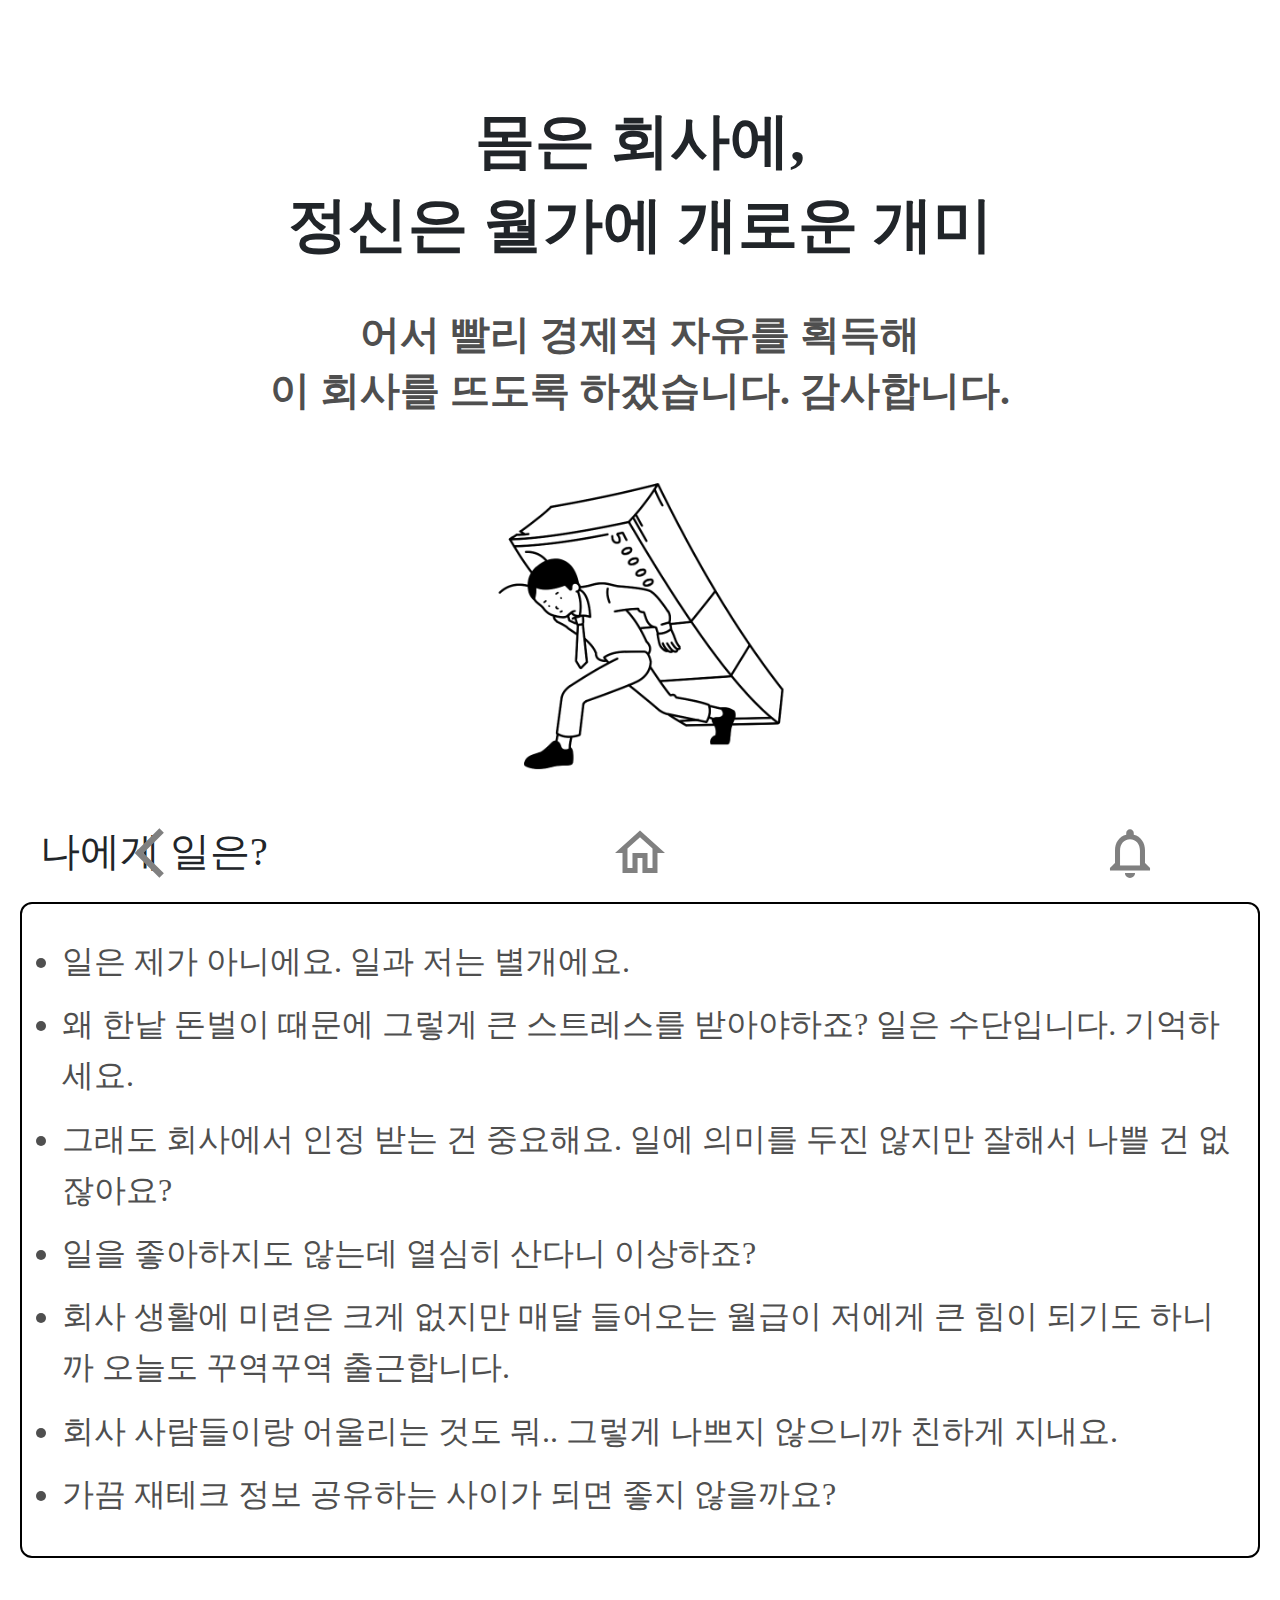
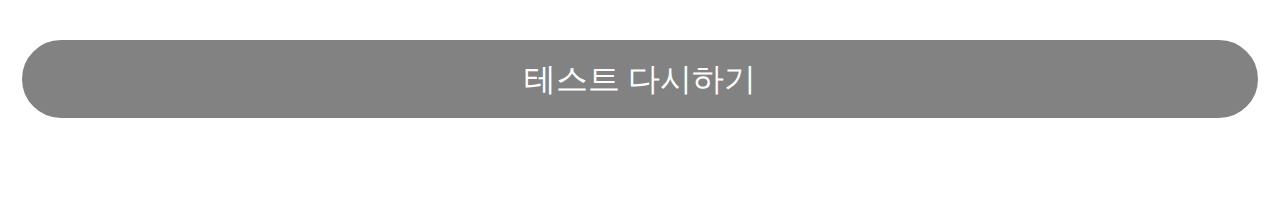
<file: result/type1.html>
<!DOCTYPE html>
<html lang="ko">
  <head>
    <meta http-equiv="Content-Type" content="text/html; charset=UTF-8" />

    <meta http-equiv="X-UA-Compatible" content="IE=edge" />
    <meta
      name="viewport"
      content="width=device-width, initial-scale=1, shrink-to-fit=no"
    />

    <title>직장인 부캐테스트 결과</title>

    <link
      href="https://fonts.googleapis.com/icon?family=Material+Icons|Material+Icons+Outlined"
      rel="stylesheet"
    />

    <script src="../files/jquery-3.5.1.min.js"></script>

    <style media="all" id="fa-v4-font-face">
      /*!
 * Font Awesome Free 5.15.3 by @fontawesome - https://fontawesome.com
 * License - https://fontawesome.com/license/free (Icons: CC BY 4.0, Fonts: SIL OFL 1.1, Code: MIT License)
 */
      @font-face {
        font-family: "FontAwesome";
        font-display: block;
        src: url(https://ka-f.fontawesome.com/releases/v5.15.3/webfonts/free-fa-solid-900.eot);
        src: url(https://ka-f.fontawesome.com/releases/v5.15.3/webfonts/free-fa-solid-900.eot?#iefix)
            format("embedded-opentype"),
          url(https://ka-f.fontawesome.com/releases/v5.15.3/webfonts/free-fa-solid-900.woff2)
            format("woff2"),
          url(https://ka-f.fontawesome.com/releases/v5.15.3/webfonts/free-fa-solid-900.woff)
            format("woff"),
          url(https://ka-f.fontawesome.com/releases/v5.15.3/webfonts/free-fa-solid-900.ttf)
            format("truetype"),
          url(https://ka-f.fontawesome.com/releases/v5.15.3/webfonts/free-fa-solid-900.svg#fontawesome)
            format("svg");
      }
      @font-face {
        font-family: "FontAwesome";
        font-display: block;
        src: url(https://ka-f.fontawesome.com/releases/v5.15.3/webfonts/free-fa-brands-400.eot);
        src: url(https://ka-f.fontawesome.com/releases/v5.15.3/webfonts/free-fa-brands-400.eot?#iefix)
            format("embedded-opentype"),
          url(https://ka-f.fontawesome.com/releases/v5.15.3/webfonts/free-fa-brands-400.woff2)
            format("woff2"),
          url(https://ka-f.fontawesome.com/releases/v5.15.3/webfonts/free-fa-brands-400.woff)
            format("woff"),
          url(https://ka-f.fontawesome.com/releases/v5.15.3/webfonts/free-fa-brands-400.ttf)
            format("truetype"),
          url(https://ka-f.fontawesome.com/releases/v5.15.3/webfonts/free-fa-brands-400.svg#fontawesome)
            format("svg");
      }
      @font-face {
        font-family: "FontAwesome";
        font-display: block;
        src: url(https://ka-f.fontawesome.com/releases/v5.15.3/webfonts/free-fa-regular-400.eot);
        src: url(https://ka-f.fontawesome.com/releases/v5.15.3/webfonts/free-fa-regular-400.eot?#iefix)
            format("embedded-opentype"),
          url(https://ka-f.fontawesome.com/releases/v5.15.3/webfonts/free-fa-regular-400.woff2)
            format("woff2"),
          url(https://ka-f.fontawesome.com/releases/v5.15.3/webfonts/free-fa-regular-400.woff)
            format("woff"),
          url(https://ka-f.fontawesome.com/releases/v5.15.3/webfonts/free-fa-regular-400.ttf)
            format("truetype"),
          url(https://ka-f.fontawesome.com/releases/v5.15.3/webfonts/free-fa-regular-400.svg#fontawesome)
            format("svg");
        unicode-range: U+f004-f005, U+f007, U+f017, U+f022, U+f024, U+f02e,
          U+f03e, U+f044, U+f057-f059, U+f06e, U+f070, U+f075, U+f07b-f07c,
          U+f080, U+f086, U+f089, U+f094, U+f09d, U+f0a0, U+f0a4-f0a7, U+f0c5,
          U+f0c7-f0c8, U+f0e0, U+f0eb, U+f0f3, U+f0f8, U+f0fe, U+f111,
          U+f118-f11a, U+f11c, U+f133, U+f144, U+f146, U+f14a, U+f14d-f14e,
          U+f150-f152, U+f15b-f15c, U+f164-f165, U+f185-f186, U+f191-f192,
          U+f1ad, U+f1c1-f1c9, U+f1cd, U+f1d8, U+f1e3, U+f1ea, U+f1f6, U+f1f9,
          U+f20a, U+f247-f249, U+f24d, U+f254-f25b, U+f25d, U+f271-f274, U+f279,
          U+f28b, U+f28d, U+f2b5-f2b6, U+f2b9, U+f2bb, U+f2bd, U+f2c1-f2c2,
          U+f2d0, U+f2d2, U+f2dc, U+f2ed, U+f3a5, U+f3d1, U+f410;
      }
      @font-face {
        font-family: "FontAwesome";
        font-display: block;
        src: url(https://ka-f.fontawesome.com/releases/v5.15.3/webfonts/free-fa-v4deprecations.eot);
        src: url(https://ka-f.fontawesome.com/releases/v5.15.3/webfonts/free-fa-v4deprecations.eot?#iefix)
            format("embedded-opentype"),
          url(https://ka-f.fontawesome.com/releases/v5.15.3/webfonts/free-fa-v4deprecations.woff2)
            format("woff2"),
          url(https://ka-f.fontawesome.com/releases/v5.15.3/webfonts/free-fa-v4deprecations.woff)
            format("woff"),
          url(https://ka-f.fontawesome.com/releases/v5.15.3/webfonts/free-fa-v4deprecations.ttf)
            format("truetype"),
          url(https://ka-f.fontawesome.com/releases/v5.15.3/webfonts/free-fa-v4deprecations.svg#fontawesome)
            format("svg");
        unicode-range: U+f003, U+f006, U+f014, U+f016, U+f01a-f01b, U+f01d,
          U+f040, U+f045-f047, U+f05c-f05d, U+f07d-f07e, U+f087-f088,
          U+f08a-f08b, U+f08e, U+f090, U+f096-f097, U+f0a2, U+f0e4-f0e6,
          U+f0ec-f0ee, U+f0f5-f0f7, U+f10c, U+f112, U+f114-f115, U+f11d, U+f123,
          U+f132, U+f145, U+f147-f149, U+f14c, U+f166, U+f16a, U+f172,
          U+f175-f178, U+f18e, U+f190, U+f196, U+f1b1, U+f1d9, U+f1db, U+f1f7,
          U+f20c, U+f219, U+f230, U+f24a, U+f250, U+f278, U+f27b, U+f283, U+f28c,
          U+f28e, U+f29b-f29c, U+f2b7, U+f2ba, U+f2bc, U+f2be, U+f2c0, U+f2c3,
          U+f2d3-f2d4;
      }
    </style>
    <style media="all" id="fa-v4-shims">
      /*!
 * Font Awesome Free 5.15.3 by @fontawesome - https://fontawesome.com
 * License - https://fontawesome.com/license/free (Icons: CC BY 4.0, Fonts: SIL OFL 1.1, Code: MIT License)
 */
      .fa.fa-glass:before {
        content: "\f000";
      }
      .fa.fa-meetup {
        font-family: "Font Awesome 5 Brands";
        font-weight: 400;
      }
      .fa.fa-star-o {
        font-family: "Font Awesome 5 Free";
        font-weight: 400;
      }
      .fa.fa-star-o:before {
        content: "\f005";
      }
      .fa.fa-close:before,
      .fa.fa-remove:before {
        content: "\f00d";
      }
      .fa.fa-gear:before {
        content: "\f013";
      }
      .fa.fa-trash-o {
        font-family: "Font Awesome 5 Free";
        font-weight: 400;
      }
      .fa.fa-trash-o:before {
        content: "\f2ed";
      }
      .fa.fa-file-o {
        font-family: "Font Awesome 5 Free";
        font-weight: 400;
      }
      .fa.fa-file-o:before {
        content: "\f15b";
      }
      .fa.fa-clock-o {
        font-family: "Font Awesome 5 Free";
        font-weight: 400;
      }
      .fa.fa-clock-o:before {
        content: "\f017";
      }
      .fa.fa-arrow-circle-o-down {
        font-family: "Font Awesome 5 Free";
        font-weight: 400;
      }
      .fa.fa-arrow-circle-o-down:before {
        content: "\f358";
      }
      .fa.fa-arrow-circle-o-up {
        font-family: "Font Awesome 5 Free";
        font-weight: 400;
      }
      .fa.fa-arrow-circle-o-up:before {
        content: "\f35b";
      }
      .fa.fa-play-circle-o {
        font-family: "Font Awesome 5 Free";
        font-weight: 400;
      }
      .fa.fa-play-circle-o:before {
        content: "\f144";
      }
      .fa.fa-repeat:before,
      .fa.fa-rotate-right:before {
        content: "\f01e";
      }
      .fa.fa-refresh:before {
        content: "\f021";
      }
      .fa.fa-list-alt {
        font-family: "Font Awesome 5 Free";
        font-weight: 400;
      }
      .fa.fa-dedent:before {
        content: "\f03b";
      }
      .fa.fa-video-camera:before {
        content: "\f03d";
      }
      .fa.fa-picture-o {
        font-family: "Font Awesome 5 Free";
        font-weight: 400;
      }
      .fa.fa-picture-o:before {
        content: "\f03e";
      }
      .fa.fa-photo {
        font-family: "Font Awesome 5 Free";
        font-weight: 400;
      }
      .fa.fa-photo:before {
        content: "\f03e";
      }
      .fa.fa-image {
        font-family: "Font Awesome 5 Free";
        font-weight: 400;
      }
      .fa.fa-image:before {
        content: "\f03e";
      }
      .fa.fa-pencil:before {
        content: "\f303";
      }
      .fa.fa-map-marker:before {
        content: "\f3c5";
      }
      .fa.fa-pencil-square-o {
        font-family: "Font Awesome 5 Free";
        font-weight: 400;
      }
      .fa.fa-pencil-square-o:before {
        content: "\f044";
      }
      .fa.fa-share-square-o {
        font-family: "Font Awesome 5 Free";
        font-weight: 400;
      }
      .fa.fa-share-square-o:before {
        content: "\f14d";
      }
      .fa.fa-check-square-o {
        font-family: "Font Awesome 5 Free";
        font-weight: 400;
      }
      .fa.fa-check-square-o:before {
        content: "\f14a";
      }
      .fa.fa-arrows:before {
        content: "\f0b2";
      }
      .fa.fa-times-circle-o {
        font-family: "Font Awesome 5 Free";
        font-weight: 400;
      }
      .fa.fa-times-circle-o:before {
        content: "\f057";
      }
      .fa.fa-check-circle-o {
        font-family: "Font Awesome 5 Free";
        font-weight: 400;
      }
      .fa.fa-check-circle-o:before {
        content: "\f058";
      }
      .fa.fa-mail-forward:before {
        content: "\f064";
      }
      .fa.fa-expand:before {
        content: "\f424";
      }
      .fa.fa-compress:before {
        content: "\f422";
      }
      .fa.fa-eye,
      .fa.fa-eye-slash {
        font-family: "Font Awesome 5 Free";
        font-weight: 400;
      }
      .fa.fa-warning:before {
        content: "\f071";
      }
      .fa.fa-calendar:before {
        content: "\f073";
      }
      .fa.fa-arrows-v:before {
        content: "\f338";
      }
      .fa.fa-arrows-h:before {
        content: "\f337";
      }
      .fa.fa-bar-chart {
        font-family: "Font Awesome 5 Free";
        font-weight: 400;
      }
      .fa.fa-bar-chart:before {
        content: "\f080";
      }
      .fa.fa-bar-chart-o {
        font-family: "Font Awesome 5 Free";
        font-weight: 400;
      }
      .fa.fa-bar-chart-o:before {
        content: "\f080";
      }
      .fa.fa-facebook-square,
      .fa.fa-twitter-square {
        font-family: "Font Awesome 5 Brands";
        font-weight: 400;
      }
      .fa.fa-gears:before {
        content: "\f085";
      }
      .fa.fa-thumbs-o-up {
        font-family: "Font Awesome 5 Free";
        font-weight: 400;
      }
      .fa.fa-thumbs-o-up:before {
        content: "\f164";
      }
      .fa.fa-thumbs-o-down {
        font-family: "Font Awesome 5 Free";
        font-weight: 400;
      }
      .fa.fa-thumbs-o-down:before {
        content: "\f165";
      }
      .fa.fa-heart-o {
        font-family: "Font Awesome 5 Free";
        font-weight: 400;
      }
      .fa.fa-heart-o:before {
        content: "\f004";
      }
      .fa.fa-sign-out:before {
        content: "\f2f5";
      }
      .fa.fa-linkedin-square {
        font-family: "Font Awesome 5 Brands";
        font-weight: 400;
      }
      .fa.fa-linkedin-square:before {
        content: "\f08c";
      }
      .fa.fa-thumb-tack:before {
        content: "\f08d";
      }
      .fa.fa-external-link:before {
        content: "\f35d";
      }
      .fa.fa-sign-in:before {
        content: "\f2f6";
      }
      .fa.fa-github-square {
        font-family: "Font Awesome 5 Brands";
        font-weight: 400;
      }
      .fa.fa-lemon-o {
        font-family: "Font Awesome 5 Free";
        font-weight: 400;
      }
      .fa.fa-lemon-o:before {
        content: "\f094";
      }
      .fa.fa-square-o {
        font-family: "Font Awesome 5 Free";
        font-weight: 400;
      }
      .fa.fa-square-o:before {
        content: "\f0c8";
      }
      .fa.fa-bookmark-o {
        font-family: "Font Awesome 5 Free";
        font-weight: 400;
      }
      .fa.fa-bookmark-o:before {
        content: "\f02e";
      }
      .fa.fa-facebook,
      .fa.fa-twitter {
        font-family: "Font Awesome 5 Brands";
        font-weight: 400;
      }
      .fa.fa-facebook:before {
        content: "\f39e";
      }
      .fa.fa-facebook-f {
        font-family: "Font Awesome 5 Brands";
        font-weight: 400;
      }
      .fa.fa-facebook-f:before {
        content: "\f39e";
      }
      .fa.fa-github {
        font-family: "Font Awesome 5 Brands";
        font-weight: 400;
      }
      .fa.fa-credit-card {
        font-family: "Font Awesome 5 Free";
        font-weight: 400;
      }
      .fa.fa-feed:before {
        content: "\f09e";
      }
      .fa.fa-hdd-o {
        font-family: "Font Awesome 5 Free";
        font-weight: 400;
      }
      .fa.fa-hdd-o:before {
        content: "\f0a0";
      }
      .fa.fa-hand-o-right {
        font-family: "Font Awesome 5 Free";
        font-weight: 400;
      }
      .fa.fa-hand-o-right:before {
        content: "\f0a4";
      }
      .fa.fa-hand-o-left {
        font-family: "Font Awesome 5 Free";
        font-weight: 400;
      }
      .fa.fa-hand-o-left:before {
        content: "\f0a5";
      }
      .fa.fa-hand-o-up {
        font-family: "Font Awesome 5 Free";
        font-weight: 400;
      }
      .fa.fa-hand-o-up:before {
        content: "\f0a6";
      }
      .fa.fa-hand-o-down {
        font-family: "Font Awesome 5 Free";
        font-weight: 400;
      }
      .fa.fa-hand-o-down:before {
        content: "\f0a7";
      }
      .fa.fa-arrows-alt:before {
        content: "\f31e";
      }
      .fa.fa-group:before {
        content: "\f0c0";
      }
      .fa.fa-chain:before {
        content: "\f0c1";
      }
      .fa.fa-scissors:before {
        content: "\f0c4";
      }
      .fa.fa-files-o {
        font-family: "Font Awesome 5 Free";
        font-weight: 400;
      }
      .fa.fa-files-o:before {
        content: "\f0c5";
      }
      .fa.fa-floppy-o {
        font-family: "Font Awesome 5 Free";
        font-weight: 400;
      }
      .fa.fa-floppy-o:before {
        content: "\f0c7";
      }
      .fa.fa-navicon:before,
      .fa.fa-reorder:before {
        content: "\f0c9";
      }
      .fa.fa-google-plus,
      .fa.fa-google-plus-square,
      .fa.fa-pinterest,
      .fa.fa-pinterest-square {
        font-family: "Font Awesome 5 Brands";
        font-weight: 400;
      }
      .fa.fa-google-plus:before {
        content: "\f0d5";
      }
      .fa.fa-money {
        font-family: "Font Awesome 5 Free";
        font-weight: 400;
      }
      .fa.fa-money:before {
        content: "\f3d1";
      }
      .fa.fa-unsorted:before {
        content: "\f0dc";
      }
      .fa.fa-sort-desc:before {
        content: "\f0dd";
      }
      .fa.fa-sort-asc:before {
        content: "\f0de";
      }
      .fa.fa-linkedin {
        font-family: "Font Awesome 5 Brands";
        font-weight: 400;
      }
      .fa.fa-linkedin:before {
        content: "\f0e1";
      }
      .fa.fa-rotate-left:before {
        content: "\f0e2";
      }
      .fa.fa-legal:before {
        content: "\f0e3";
      }
      .fa.fa-dashboard:before,
      .fa.fa-tachometer:before {
        content: "\f3fd";
      }
      .fa.fa-comment-o {
        font-family: "Font Awesome 5 Free";
        font-weight: 400;
      }
      .fa.fa-comment-o:before {
        content: "\f075";
      }
      .fa.fa-comments-o {
        font-family: "Font Awesome 5 Free";
        font-weight: 400;
      }
      .fa.fa-comments-o:before {
        content: "\f086";
      }
      .fa.fa-flash:before {
        content: "\f0e7";
      }
      .fa.fa-clipboard,
      .fa.fa-paste {
        font-family: "Font Awesome 5 Free";
        font-weight: 400;
      }
      .fa.fa-paste:before {
        content: "\f328";
      }
      .fa.fa-lightbulb-o {
        font-family: "Font Awesome 5 Free";
        font-weight: 400;
      }
      .fa.fa-lightbulb-o:before {
        content: "\f0eb";
      }
      .fa.fa-exchange:before {
        content: "\f362";
      }
      .fa.fa-cloud-download:before {
        content: "\f381";
      }
      .fa.fa-cloud-upload:before {
        content: "\f382";
      }
      .fa.fa-bell-o {
        font-family: "Font Awesome 5 Free";
        font-weight: 400;
      }
      .fa.fa-bell-o:before {
        content: "\f0f3";
      }
      .fa.fa-cutlery:before {
        content: "\f2e7";
      }
      .fa.fa-file-text-o {
        font-family: "Font Awesome 5 Free";
        font-weight: 400;
      }
      .fa.fa-file-text-o:before {
        content: "\f15c";
      }
      .fa.fa-building-o {
        font-family: "Font Awesome 5 Free";
        font-weight: 400;
      }
      .fa.fa-building-o:before {
        content: "\f1ad";
      }
      .fa.fa-hospital-o {
        font-family: "Font Awesome 5 Free";
        font-weight: 400;
      }
      .fa.fa-hospital-o:before {
        content: "\f0f8";
      }
      .fa.fa-tablet:before {
        content: "\f3fa";
      }
      .fa.fa-mobile-phone:before,
      .fa.fa-mobile:before {
        content: "\f3cd";
      }
      .fa.fa-circle-o {
        font-family: "Font Awesome 5 Free";
        font-weight: 400;
      }
      .fa.fa-circle-o:before {
        content: "\f111";
      }
      .fa.fa-mail-reply:before {
        content: "\f3e5";
      }
      .fa.fa-github-alt {
        font-family: "Font Awesome 5 Brands";
        font-weight: 400;
      }
      .fa.fa-folder-o {
        font-family: "Font Awesome 5 Free";
        font-weight: 400;
      }
      .fa.fa-folder-o:before {
        content: "\f07b";
      }
      .fa.fa-folder-open-o {
        font-family: "Font Awesome 5 Free";
        font-weight: 400;
      }
      .fa.fa-folder-open-o:before {
        content: "\f07c";
      }
      .fa.fa-smile-o {
        font-family: "Font Awesome 5 Free";
        font-weight: 400;
      }
      .fa.fa-smile-o:before {
        content: "\f118";
      }
      .fa.fa-frown-o {
        font-family: "Font Awesome 5 Free";
        font-weight: 400;
      }
      .fa.fa-frown-o:before {
        content: "\f119";
      }
      .fa.fa-meh-o {
        font-family: "Font Awesome 5 Free";
        font-weight: 400;
      }
      .fa.fa-meh-o:before {
        content: "\f11a";
      }
      .fa.fa-keyboard-o {
        font-family: "Font Awesome 5 Free";
        font-weight: 400;
      }
      .fa.fa-keyboard-o:before {
        content: "\f11c";
      }
      .fa.fa-flag-o {
        font-family: "Font Awesome 5 Free";
        font-weight: 400;
      }
      .fa.fa-flag-o:before {
        content: "\f024";
      }
      .fa.fa-mail-reply-all:before {
        content: "\f122";
      }
      .fa.fa-star-half-o {
        font-family: "Font Awesome 5 Free";
        font-weight: 400;
      }
      .fa.fa-star-half-o:before {
        content: "\f089";
      }
      .fa.fa-star-half-empty {
        font-family: "Font Awesome 5 Free";
        font-weight: 400;
      }
      .fa.fa-star-half-empty:before {
        content: "\f089";
      }
      .fa.fa-star-half-full {
        font-family: "Font Awesome 5 Free";
        font-weight: 400;
      }
      .fa.fa-star-half-full:before {
        content: "\f089";
      }
      .fa.fa-code-fork:before {
        content: "\f126";
      }
      .fa.fa-chain-broken:before {
        content: "\f127";
      }
      .fa.fa-shield:before {
        content: "\f3ed";
      }
      .fa.fa-calendar-o {
        font-family: "Font Awesome 5 Free";
        font-weight: 400;
      }
      .fa.fa-calendar-o:before {
        content: "\f133";
      }
      .fa.fa-css3,
      .fa.fa-html5,
      .fa.fa-maxcdn {
        font-family: "Font Awesome 5 Brands";
        font-weight: 400;
      }
      .fa.fa-ticket:before {
        content: "\f3ff";
      }
      .fa.fa-minus-square-o {
        font-family: "Font Awesome 5 Free";
        font-weight: 400;
      }
      .fa.fa-minus-square-o:before {
        content: "\f146";
      }
      .fa.fa-level-up:before {
        content: "\f3bf";
      }
      .fa.fa-level-down:before {
        content: "\f3be";
      }
      .fa.fa-pencil-square:before {
        content: "\f14b";
      }
      .fa.fa-external-link-square:before {
        content: "\f360";
      }
      .fa.fa-compass {
        font-family: "Font Awesome 5 Free";
        font-weight: 400;
      }
      .fa.fa-caret-square-o-down {
        font-family: "Font Awesome 5 Free";
        font-weight: 400;
      }
      .fa.fa-caret-square-o-down:before {
        content: "\f150";
      }
      .fa.fa-toggle-down {
        font-family: "Font Awesome 5 Free";
        font-weight: 400;
      }
      .fa.fa-toggle-down:before {
        content: "\f150";
      }
      .fa.fa-caret-square-o-up {
        font-family: "Font Awesome 5 Free";
        font-weight: 400;
      }
      .fa.fa-caret-square-o-up:before {
        content: "\f151";
      }
      .fa.fa-toggle-up {
        font-family: "Font Awesome 5 Free";
        font-weight: 400;
      }
      .fa.fa-toggle-up:before {
        content: "\f151";
      }
      .fa.fa-caret-square-o-right {
        font-family: "Font Awesome 5 Free";
        font-weight: 400;
      }
      .fa.fa-caret-square-o-right:before {
        content: "\f152";
      }
      .fa.fa-toggle-right {
        font-family: "Font Awesome 5 Free";
        font-weight: 400;
      }
      .fa.fa-toggle-right:before {
        content: "\f152";
      }
      .fa.fa-eur:before,
      .fa.fa-euro:before {
        content: "\f153";
      }
      .fa.fa-gbp:before {
        content: "\f154";
      }
      .fa.fa-dollar:before,
      .fa.fa-usd:before {
        content: "\f155";
      }
      .fa.fa-inr:before,
      .fa.fa-rupee:before {
        content: "\f156";
      }
      .fa.fa-cny:before,
      .fa.fa-jpy:before,
      .fa.fa-rmb:before,
      .fa.fa-yen:before {
        content: "\f157";
      }
      .fa.fa-rouble:before,
      .fa.fa-rub:before,
      .fa.fa-ruble:before {
        content: "\f158";
      }
      .fa.fa-krw:before,
      .fa.fa-won:before {
        content: "\f159";
      }
      .fa.fa-bitcoin,
      .fa.fa-btc {
        font-family: "Font Awesome 5 Brands";
        font-weight: 400;
      }
      .fa.fa-bitcoin:before {
        content: "\f15a";
      }
      .fa.fa-file-text:before {
        content: "\f15c";
      }
      .fa.fa-sort-alpha-asc:before {
        content: "\f15d";
      }
      .fa.fa-sort-alpha-desc:before {
        content: "\f881";
      }
      .fa.fa-sort-amount-asc:before {
        content: "\f160";
      }
      .fa.fa-sort-amount-desc:before {
        content: "\f884";
      }
      .fa.fa-sort-numeric-asc:before {
        content: "\f162";
      }
      .fa.fa-sort-numeric-desc:before {
        content: "\f886";
      }
      .fa.fa-xing,
      .fa.fa-xing-square,
      .fa.fa-youtube,
      .fa.fa-youtube-play,
      .fa.fa-youtube-square {
        font-family: "Font Awesome 5 Brands";
        font-weight: 400;
      }
      .fa.fa-youtube-play:before {
        content: "\f167";
      }
      .fa.fa-adn,
      .fa.fa-bitbucket,
      .fa.fa-bitbucket-square,
      .fa.fa-dropbox,
      .fa.fa-flickr,
      .fa.fa-instagram,
      .fa.fa-stack-overflow {
        font-family: "Font Awesome 5 Brands";
        font-weight: 400;
      }
      .fa.fa-bitbucket-square:before {
        content: "\f171";
      }
      .fa.fa-tumblr,
      .fa.fa-tumblr-square {
        font-family: "Font Awesome 5 Brands";
        font-weight: 400;
      }
      .fa.fa-long-arrow-down:before {
        content: "\f309";
      }
      .fa.fa-long-arrow-up:before {
        content: "\f30c";
      }
      .fa.fa-long-arrow-left:before {
        content: "\f30a";
      }
      .fa.fa-long-arrow-right:before {
        content: "\f30b";
      }
      .fa.fa-android,
      .fa.fa-apple,
      .fa.fa-dribbble,
      .fa.fa-foursquare,
      .fa.fa-gittip,
      .fa.fa-gratipay,
      .fa.fa-linux,
      .fa.fa-skype,
      .fa.fa-trello,
      .fa.fa-windows {
        font-family: "Font Awesome 5 Brands";
        font-weight: 400;
      }
      .fa.fa-gittip:before {
        content: "\f184";
      }
      .fa.fa-sun-o {
        font-family: "Font Awesome 5 Free";
        font-weight: 400;
      }
      .fa.fa-sun-o:before {
        content: "\f185";
      }
      .fa.fa-moon-o {
        font-family: "Font Awesome 5 Free";
        font-weight: 400;
      }
      .fa.fa-moon-o:before {
        content: "\f186";
      }
      .fa.fa-pagelines,
      .fa.fa-renren,
      .fa.fa-stack-exchange,
      .fa.fa-vk,
      .fa.fa-weibo {
        font-family: "Font Awesome 5 Brands";
        font-weight: 400;
      }
      .fa.fa-arrow-circle-o-right {
        font-family: "Font Awesome 5 Free";
        font-weight: 400;
      }
      .fa.fa-arrow-circle-o-right:before {
        content: "\f35a";
      }
      .fa.fa-arrow-circle-o-left {
        font-family: "Font Awesome 5 Free";
        font-weight: 400;
      }
      .fa.fa-arrow-circle-o-left:before {
        content: "\f359";
      }
      .fa.fa-caret-square-o-left {
        font-family: "Font Awesome 5 Free";
        font-weight: 400;
      }
      .fa.fa-caret-square-o-left:before {
        content: "\f191";
      }
      .fa.fa-toggle-left {
        font-family: "Font Awesome 5 Free";
        font-weight: 400;
      }
      .fa.fa-toggle-left:before {
        content: "\f191";
      }
      .fa.fa-dot-circle-o {
        font-family: "Font Awesome 5 Free";
        font-weight: 400;
      }
      .fa.fa-dot-circle-o:before {
        content: "\f192";
      }
      .fa.fa-vimeo-square {
        font-family: "Font Awesome 5 Brands";
        font-weight: 400;
      }
      .fa.fa-try:before,
      .fa.fa-turkish-lira:before {
        content: "\f195";
      }
      .fa.fa-plus-square-o {
        font-family: "Font Awesome 5 Free";
        font-weight: 400;
      }
      .fa.fa-plus-square-o:before {
        content: "\f0fe";
      }
      .fa.fa-openid,
      .fa.fa-slack,
      .fa.fa-wordpress {
        font-family: "Font Awesome 5 Brands";
        font-weight: 400;
      }
      .fa.fa-bank:before,
      .fa.fa-institution:before {
        content: "\f19c";
      }
      .fa.fa-mortar-board:before {
        content: "\f19d";
      }
      .fa.fa-delicious,
      .fa.fa-digg,
      .fa.fa-drupal,
      .fa.fa-google,
      .fa.fa-joomla,
      .fa.fa-pied-piper-alt,
      .fa.fa-pied-piper-pp,
      .fa.fa-reddit,
      .fa.fa-reddit-square,
      .fa.fa-stumbleupon,
      .fa.fa-stumbleupon-circle,
      .fa.fa-yahoo {
        font-family: "Font Awesome 5 Brands";
        font-weight: 400;
      }
      .fa.fa-spoon:before {
        content: "\f2e5";
      }
      .fa.fa-behance,
      .fa.fa-behance-square,
      .fa.fa-steam,
      .fa.fa-steam-square {
        font-family: "Font Awesome 5 Brands";
        font-weight: 400;
      }
      .fa.fa-automobile:before {
        content: "\f1b9";
      }
      .fa.fa-envelope-o {
        font-family: "Font Awesome 5 Free";
        font-weight: 400;
      }
      .fa.fa-envelope-o:before {
        content: "\f0e0";
      }
      .fa.fa-deviantart,
      .fa.fa-soundcloud,
      .fa.fa-spotify {
        font-family: "Font Awesome 5 Brands";
        font-weight: 400;
      }
      .fa.fa-file-pdf-o {
        font-family: "Font Awesome 5 Free";
        font-weight: 400;
      }
      .fa.fa-file-pdf-o:before {
        content: "\f1c1";
      }
      .fa.fa-file-word-o {
        font-family: "Font Awesome 5 Free";
        font-weight: 400;
      }
      .fa.fa-file-word-o:before {
        content: "\f1c2";
      }
      .fa.fa-file-excel-o {
        font-family: "Font Awesome 5 Free";
        font-weight: 400;
      }
      .fa.fa-file-excel-o:before {
        content: "\f1c3";
      }
      .fa.fa-file-powerpoint-o {
        font-family: "Font Awesome 5 Free";
        font-weight: 400;
      }
      .fa.fa-file-powerpoint-o:before {
        content: "\f1c4";
      }
      .fa.fa-file-image-o {
        font-family: "Font Awesome 5 Free";
        font-weight: 400;
      }
      .fa.fa-file-image-o:before {
        content: "\f1c5";
      }
      .fa.fa-file-photo-o {
        font-family: "Font Awesome 5 Free";
        font-weight: 400;
      }
      .fa.fa-file-photo-o:before {
        content: "\f1c5";
      }
      .fa.fa-file-picture-o {
        font-family: "Font Awesome 5 Free";
        font-weight: 400;
      }
      .fa.fa-file-picture-o:before {
        content: "\f1c5";
      }
      .fa.fa-file-archive-o {
        font-family: "Font Awesome 5 Free";
        font-weight: 400;
      }
      .fa.fa-file-archive-o:before {
        content: "\f1c6";
      }
      .fa.fa-file-zip-o {
        font-family: "Font Awesome 5 Free";
        font-weight: 400;
      }
      .fa.fa-file-zip-o:before {
        content: "\f1c6";
      }
      .fa.fa-file-audio-o {
        font-family: "Font Awesome 5 Free";
        font-weight: 400;
      }
      .fa.fa-file-audio-o:before {
        content: "\f1c7";
      }
      .fa.fa-file-sound-o {
        font-family: "Font Awesome 5 Free";
        font-weight: 400;
      }
      .fa.fa-file-sound-o:before {
        content: "\f1c7";
      }
      .fa.fa-file-video-o {
        font-family: "Font Awesome 5 Free";
        font-weight: 400;
      }
      .fa.fa-file-video-o:before {
        content: "\f1c8";
      }
      .fa.fa-file-movie-o {
        font-family: "Font Awesome 5 Free";
        font-weight: 400;
      }
      .fa.fa-file-movie-o:before {
        content: "\f1c8";
      }
      .fa.fa-file-code-o {
        font-family: "Font Awesome 5 Free";
        font-weight: 400;
      }
      .fa.fa-file-code-o:before {
        content: "\f1c9";
      }
      .fa.fa-codepen,
      .fa.fa-jsfiddle,
      .fa.fa-vine {
        font-family: "Font Awesome 5 Brands";
        font-weight: 400;
      }
      .fa.fa-life-bouy,
      .fa.fa-life-ring {
        font-family: "Font Awesome 5 Free";
        font-weight: 400;
      }
      .fa.fa-life-bouy:before {
        content: "\f1cd";
      }
      .fa.fa-life-buoy {
        font-family: "Font Awesome 5 Free";
        font-weight: 400;
      }
      .fa.fa-life-buoy:before {
        content: "\f1cd";
      }
      .fa.fa-life-saver {
        font-family: "Font Awesome 5 Free";
        font-weight: 400;
      }
      .fa.fa-life-saver:before {
        content: "\f1cd";
      }
      .fa.fa-support {
        font-family: "Font Awesome 5 Free";
        font-weight: 400;
      }
      .fa.fa-support:before {
        content: "\f1cd";
      }
      .fa.fa-circle-o-notch:before {
        content: "\f1ce";
      }
      .fa.fa-ra,
      .fa.fa-rebel {
        font-family: "Font Awesome 5 Brands";
        font-weight: 400;
      }
      .fa.fa-ra:before {
        content: "\f1d0";
      }
      .fa.fa-resistance {
        font-family: "Font Awesome 5 Brands";
        font-weight: 400;
      }
      .fa.fa-resistance:before {
        content: "\f1d0";
      }
      .fa.fa-empire,
      .fa.fa-ge {
        font-family: "Font Awesome 5 Brands";
        font-weight: 400;
      }
      .fa.fa-ge:before {
        content: "\f1d1";
      }
      .fa.fa-git,
      .fa.fa-git-square,
      .fa.fa-hacker-news,
      .fa.fa-y-combinator-square {
        font-family: "Font Awesome 5 Brands";
        font-weight: 400;
      }
      .fa.fa-y-combinator-square:before {
        content: "\f1d4";
      }
      .fa.fa-yc-square {
        font-family: "Font Awesome 5 Brands";
        font-weight: 400;
      }
      .fa.fa-yc-square:before {
        content: "\f1d4";
      }
      .fa.fa-qq,
      .fa.fa-tencent-weibo,
      .fa.fa-wechat,
      .fa.fa-weixin {
        font-family: "Font Awesome 5 Brands";
        font-weight: 400;
      }
      .fa.fa-wechat:before {
        content: "\f1d7";
      }
      .fa.fa-send:before {
        content: "\f1d8";
      }
      .fa.fa-paper-plane-o {
        font-family: "Font Awesome 5 Free";
        font-weight: 400;
      }
      .fa.fa-paper-plane-o:before {
        content: "\f1d8";
      }
      .fa.fa-send-o {
        font-family: "Font Awesome 5 Free";
        font-weight: 400;
      }
      .fa.fa-send-o:before {
        content: "\f1d8";
      }
      .fa.fa-circle-thin {
        font-family: "Font Awesome 5 Free";
        font-weight: 400;
      }
      .fa.fa-circle-thin:before {
        content: "\f111";
      }
      .fa.fa-header:before {
        content: "\f1dc";
      }
      .fa.fa-sliders:before {
        content: "\f1de";
      }
      .fa.fa-futbol-o {
        font-family: "Font Awesome 5 Free";
        font-weight: 400;
      }
      .fa.fa-futbol-o:before {
        content: "\f1e3";
      }
      .fa.fa-soccer-ball-o {
        font-family: "Font Awesome 5 Free";
        font-weight: 400;
      }
      .fa.fa-soccer-ball-o:before {
        content: "\f1e3";
      }
      .fa.fa-slideshare,
      .fa.fa-twitch,
      .fa.fa-yelp {
        font-family: "Font Awesome 5 Brands";
        font-weight: 400;
      }
      .fa.fa-newspaper-o {
        font-family: "Font Awesome 5 Free";
        font-weight: 400;
      }
      .fa.fa-newspaper-o:before {
        content: "\f1ea";
      }
      .fa.fa-cc-amex,
      .fa.fa-cc-discover,
      .fa.fa-cc-mastercard,
      .fa.fa-cc-paypal,
      .fa.fa-cc-stripe,
      .fa.fa-cc-visa,
      .fa.fa-google-wallet,
      .fa.fa-paypal {
        font-family: "Font Awesome 5 Brands";
        font-weight: 400;
      }
      .fa.fa-bell-slash-o {
        font-family: "Font Awesome 5 Free";
        font-weight: 400;
      }
      .fa.fa-bell-slash-o:before {
        content: "\f1f6";
      }
      .fa.fa-trash:before {
        content: "\f2ed";
      }
      .fa.fa-copyright {
        font-family: "Font Awesome 5 Free";
        font-weight: 400;
      }
      .fa.fa-eyedropper:before {
        content: "\f1fb";
      }
      .fa.fa-area-chart:before {
        content: "\f1fe";
      }
      .fa.fa-pie-chart:before {
        content: "\f200";
      }
      .fa.fa-line-chart:before {
        content: "\f201";
      }
      .fa.fa-angellist,
      .fa.fa-ioxhost,
      .fa.fa-lastfm,
      .fa.fa-lastfm-square {
        font-family: "Font Awesome 5 Brands";
        font-weight: 400;
      }
      .fa.fa-cc {
        font-family: "Font Awesome 5 Free";
        font-weight: 400;
      }
      .fa.fa-cc:before {
        content: "\f20a";
      }
      .fa.fa-ils:before,
      .fa.fa-shekel:before,
      .fa.fa-sheqel:before {
        content: "\f20b";
      }
      .fa.fa-meanpath {
        font-family: "Font Awesome 5 Brands";
        font-weight: 400;
      }
      .fa.fa-meanpath:before {
        content: "\f2b4";
      }
      .fa.fa-buysellads,
      .fa.fa-connectdevelop,
      .fa.fa-dashcube,
      .fa.fa-forumbee,
      .fa.fa-leanpub,
      .fa.fa-sellsy,
      .fa.fa-shirtsinbulk,
      .fa.fa-simplybuilt,
      .fa.fa-skyatlas {
        font-family: "Font Awesome 5 Brands";
        font-weight: 400;
      }
      .fa.fa-diamond {
        font-family: "Font Awesome 5 Free";
        font-weight: 400;
      }
      .fa.fa-diamond:before {
        content: "\f3a5";
      }
      .fa.fa-intersex:before {
        content: "\f224";
      }
      .fa.fa-facebook-official {
        font-family: "Font Awesome 5 Brands";
        font-weight: 400;
      }
      .fa.fa-facebook-official:before {
        content: "\f09a";
      }
      .fa.fa-pinterest-p,
      .fa.fa-whatsapp {
        font-family: "Font Awesome 5 Brands";
        font-weight: 400;
      }
      .fa.fa-hotel:before {
        content: "\f236";
      }
      .fa.fa-medium,
      .fa.fa-viacoin,
      .fa.fa-y-combinator,
      .fa.fa-yc {
        font-family: "Font Awesome 5 Brands";
        font-weight: 400;
      }
      .fa.fa-yc:before {
        content: "\f23b";
      }
      .fa.fa-expeditedssl,
      .fa.fa-opencart,
      .fa.fa-optin-monster {
        font-family: "Font Awesome 5 Brands";
        font-weight: 400;
      }
      .fa.fa-battery-4:before,
      .fa.fa-battery:before {
        content: "\f240";
      }
      .fa.fa-battery-3:before {
        content: "\f241";
      }
      .fa.fa-battery-2:before {
        content: "\f242";
      }
      .fa.fa-battery-1:before {
        content: "\f243";
      }
      .fa.fa-battery-0:before {
        content: "\f244";
      }
      .fa.fa-object-group,
      .fa.fa-object-ungroup,
      .fa.fa-sticky-note-o {
        font-family: "Font Awesome 5 Free";
        font-weight: 400;
      }
      .fa.fa-sticky-note-o:before {
        content: "\f249";
      }
      .fa.fa-cc-diners-club,
      .fa.fa-cc-jcb {
        font-family: "Font Awesome 5 Brands";
        font-weight: 400;
      }
      .fa.fa-clone,
      .fa.fa-hourglass-o {
        font-family: "Font Awesome 5 Free";
        font-weight: 400;
      }
      .fa.fa-hourglass-o:before {
        content: "\f254";
      }
      .fa.fa-hourglass-1:before {
        content: "\f251";
      }
      .fa.fa-hourglass-2:before {
        content: "\f252";
      }
      .fa.fa-hourglass-3:before {
        content: "\f253";
      }
      .fa.fa-hand-rock-o {
        font-family: "Font Awesome 5 Free";
        font-weight: 400;
      }
      .fa.fa-hand-rock-o:before {
        content: "\f255";
      }
      .fa.fa-hand-grab-o {
        font-family: "Font Awesome 5 Free";
        font-weight: 400;
      }
      .fa.fa-hand-grab-o:before {
        content: "\f255";
      }
      .fa.fa-hand-paper-o {
        font-family: "Font Awesome 5 Free";
        font-weight: 400;
      }
      .fa.fa-hand-paper-o:before {
        content: "\f256";
      }
      .fa.fa-hand-stop-o {
        font-family: "Font Awesome 5 Free";
        font-weight: 400;
      }
      .fa.fa-hand-stop-o:before {
        content: "\f256";
      }
      .fa.fa-hand-scissors-o {
        font-family: "Font Awesome 5 Free";
        font-weight: 400;
      }
      .fa.fa-hand-scissors-o:before {
        content: "\f257";
      }
      .fa.fa-hand-lizard-o {
        font-family: "Font Awesome 5 Free";
        font-weight: 400;
      }
      .fa.fa-hand-lizard-o:before {
        content: "\f258";
      }
      .fa.fa-hand-spock-o {
        font-family: "Font Awesome 5 Free";
        font-weight: 400;
      }
      .fa.fa-hand-spock-o:before {
        content: "\f259";
      }
      .fa.fa-hand-pointer-o {
        font-family: "Font Awesome 5 Free";
        font-weight: 400;
      }
      .fa.fa-hand-pointer-o:before {
        content: "\f25a";
      }
      .fa.fa-hand-peace-o {
        font-family: "Font Awesome 5 Free";
        font-weight: 400;
      }
      .fa.fa-hand-peace-o:before {
        content: "\f25b";
      }
      .fa.fa-registered {
        font-family: "Font Awesome 5 Free";
        font-weight: 400;
      }
      .fa.fa-chrome,
      .fa.fa-creative-commons,
      .fa.fa-firefox,
      .fa.fa-get-pocket,
      .fa.fa-gg,
      .fa.fa-gg-circle,
      .fa.fa-internet-explorer,
      .fa.fa-odnoklassniki,
      .fa.fa-odnoklassniki-square,
      .fa.fa-opera,
      .fa.fa-safari,
      .fa.fa-tripadvisor,
      .fa.fa-wikipedia-w {
        font-family: "Font Awesome 5 Brands";
        font-weight: 400;
      }
      .fa.fa-television:before {
        content: "\f26c";
      }
      .fa.fa-500px,
      .fa.fa-amazon,
      .fa.fa-contao {
        font-family: "Font Awesome 5 Brands";
        font-weight: 400;
      }
      .fa.fa-calendar-plus-o {
        font-family: "Font Awesome 5 Free";
        font-weight: 400;
      }
      .fa.fa-calendar-plus-o:before {
        content: "\f271";
      }
      .fa.fa-calendar-minus-o {
        font-family: "Font Awesome 5 Free";
        font-weight: 400;
      }
      .fa.fa-calendar-minus-o:before {
        content: "\f272";
      }
      .fa.fa-calendar-times-o {
        font-family: "Font Awesome 5 Free";
        font-weight: 400;
      }
      .fa.fa-calendar-times-o:before {
        content: "\f273";
      }
      .fa.fa-calendar-check-o {
        font-family: "Font Awesome 5 Free";
        font-weight: 400;
      }
      .fa.fa-calendar-check-o:before {
        content: "\f274";
      }
      .fa.fa-map-o {
        font-family: "Font Awesome 5 Free";
        font-weight: 400;
      }
      .fa.fa-map-o:before {
        content: "\f279";
      }
      .fa.fa-commenting:before {
        content: "\f4ad";
      }
      .fa.fa-commenting-o {
        font-family: "Font Awesome 5 Free";
        font-weight: 400;
      }
      .fa.fa-commenting-o:before {
        content: "\f4ad";
      }
      .fa.fa-houzz,
      .fa.fa-vimeo {
        font-family: "Font Awesome 5 Brands";
        font-weight: 400;
      }
      .fa.fa-vimeo:before {
        content: "\f27d";
      }
      .fa.fa-black-tie,
      .fa.fa-edge,
      .fa.fa-fonticons,
      .fa.fa-reddit-alien {
        font-family: "Font Awesome 5 Brands";
        font-weight: 400;
      }
      .fa.fa-credit-card-alt:before {
        content: "\f09d";
      }
      .fa.fa-codiepie,
      .fa.fa-fort-awesome,
      .fa.fa-mixcloud,
      .fa.fa-modx,
      .fa.fa-product-hunt,
      .fa.fa-scribd,
      .fa.fa-usb {
        font-family: "Font Awesome 5 Brands";
        font-weight: 400;
      }
      .fa.fa-pause-circle-o {
        font-family: "Font Awesome 5 Free";
        font-weight: 400;
      }
      .fa.fa-pause-circle-o:before {
        content: "\f28b";
      }
      .fa.fa-stop-circle-o {
        font-family: "Font Awesome 5 Free";
        font-weight: 400;
      }
      .fa.fa-stop-circle-o:before {
        content: "\f28d";
      }
      .fa.fa-bluetooth,
      .fa.fa-bluetooth-b,
      .fa.fa-envira,
      .fa.fa-gitlab,
      .fa.fa-wheelchair-alt,
      .fa.fa-wpbeginner,
      .fa.fa-wpforms {
        font-family: "Font Awesome 5 Brands";
        font-weight: 400;
      }
      .fa.fa-wheelchair-alt:before {
        content: "\f368";
      }
      .fa.fa-question-circle-o {
        font-family: "Font Awesome 5 Free";
        font-weight: 400;
      }
      .fa.fa-question-circle-o:before {
        content: "\f059";
      }
      .fa.fa-volume-control-phone:before {
        content: "\f2a0";
      }
      .fa.fa-asl-interpreting:before {
        content: "\f2a3";
      }
      .fa.fa-deafness:before,
      .fa.fa-hard-of-hearing:before {
        content: "\f2a4";
      }
      .fa.fa-glide,
      .fa.fa-glide-g {
        font-family: "Font Awesome 5 Brands";
        font-weight: 400;
      }
      .fa.fa-signing:before {
        content: "\f2a7";
      }
      .fa.fa-first-order,
      .fa.fa-google-plus-official,
      .fa.fa-pied-piper,
      .fa.fa-snapchat,
      .fa.fa-snapchat-ghost,
      .fa.fa-snapchat-square,
      .fa.fa-themeisle,
      .fa.fa-viadeo,
      .fa.fa-viadeo-square,
      .fa.fa-yoast {
        font-family: "Font Awesome 5 Brands";
        font-weight: 400;
      }
      .fa.fa-google-plus-official:before {
        content: "\f2b3";
      }
      .fa.fa-google-plus-circle {
        font-family: "Font Awesome 5 Brands";
        font-weight: 400;
      }
      .fa.fa-google-plus-circle:before {
        content: "\f2b3";
      }
      .fa.fa-fa,
      .fa.fa-font-awesome {
        font-family: "Font Awesome 5 Brands";
        font-weight: 400;
      }
      .fa.fa-fa:before {
        content: "\f2b4";
      }
      .fa.fa-handshake-o {
        font-family: "Font Awesome 5 Free";
        font-weight: 400;
      }
      .fa.fa-handshake-o:before {
        content: "\f2b5";
      }
      .fa.fa-envelope-open-o {
        font-family: "Font Awesome 5 Free";
        font-weight: 400;
      }
      .fa.fa-envelope-open-o:before {
        content: "\f2b6";
      }
      .fa.fa-linode {
        font-family: "Font Awesome 5 Brands";
        font-weight: 400;
      }
      .fa.fa-address-book-o {
        font-family: "Font Awesome 5 Free";
        font-weight: 400;
      }
      .fa.fa-address-book-o:before {
        content: "\f2b9";
      }
      .fa.fa-vcard:before {
        content: "\f2bb";
      }
      .fa.fa-address-card-o {
        font-family: "Font Awesome 5 Free";
        font-weight: 400;
      }
      .fa.fa-address-card-o:before {
        content: "\f2bb";
      }
      .fa.fa-vcard-o {
        font-family: "Font Awesome 5 Free";
        font-weight: 400;
      }
      .fa.fa-vcard-o:before {
        content: "\f2bb";
      }
      .fa.fa-user-circle-o {
        font-family: "Font Awesome 5 Free";
        font-weight: 400;
      }
      .fa.fa-user-circle-o:before {
        content: "\f2bd";
      }
      .fa.fa-user-o {
        font-family: "Font Awesome 5 Free";
        font-weight: 400;
      }
      .fa.fa-user-o:before {
        content: "\f007";
      }
      .fa.fa-id-badge {
        font-family: "Font Awesome 5 Free";
        font-weight: 400;
      }
      .fa.fa-drivers-license:before {
        content: "\f2c2";
      }
      .fa.fa-id-card-o {
        font-family: "Font Awesome 5 Free";
        font-weight: 400;
      }
      .fa.fa-id-card-o:before {
        content: "\f2c2";
      }
      .fa.fa-drivers-license-o {
        font-family: "Font Awesome 5 Free";
        font-weight: 400;
      }
      .fa.fa-drivers-license-o:before {
        content: "\f2c2";
      }
      .fa.fa-free-code-camp,
      .fa.fa-quora,
      .fa.fa-telegram {
        font-family: "Font Awesome 5 Brands";
        font-weight: 400;
      }
      .fa.fa-thermometer-4:before,
      .fa.fa-thermometer:before {
        content: "\f2c7";
      }
      .fa.fa-thermometer-3:before {
        content: "\f2c8";
      }
      .fa.fa-thermometer-2:before {
        content: "\f2c9";
      }
      .fa.fa-thermometer-1:before {
        content: "\f2ca";
      }
      .fa.fa-thermometer-0:before {
        content: "\f2cb";
      }
      .fa.fa-bathtub:before,
      .fa.fa-s15:before {
        content: "\f2cd";
      }
      .fa.fa-window-maximize,
      .fa.fa-window-restore {
        font-family: "Font Awesome 5 Free";
        font-weight: 400;
      }
      .fa.fa-times-rectangle:before {
        content: "\f410";
      }
      .fa.fa-window-close-o {
        font-family: "Font Awesome 5 Free";
        font-weight: 400;
      }
      .fa.fa-window-close-o:before {
        content: "\f410";
      }
      .fa.fa-times-rectangle-o {
        font-family: "Font Awesome 5 Free";
        font-weight: 400;
      }
      .fa.fa-times-rectangle-o:before {
        content: "\f410";
      }
      .fa.fa-bandcamp,
      .fa.fa-eercast,
      .fa.fa-etsy,
      .fa.fa-grav,
      .fa.fa-imdb,
      .fa.fa-ravelry {
        font-family: "Font Awesome 5 Brands";
        font-weight: 400;
      }
      .fa.fa-eercast:before {
        content: "\f2da";
      }
      .fa.fa-snowflake-o {
        font-family: "Font Awesome 5 Free";
        font-weight: 400;
      }
      .fa.fa-snowflake-o:before {
        content: "\f2dc";
      }
      .fa.fa-superpowers,
      .fa.fa-wpexplorer {
        font-family: "Font Awesome 5 Brands";
        font-weight: 400;
      }
      .fa.fa-cab:before {
        content: "\f1ba";
      }
    </style>
    <style media="all" id="fa-main">
      /*!
 * Font Awesome Free 5.15.3 by @fontawesome - https://fontawesome.com
 * License - https://fontawesome.com/license/free (Icons: CC BY 4.0, Fonts: SIL OFL 1.1, Code: MIT License)
 */
      .fa,
      .fab,
      .fad,
      .fal,
      .far,
      .fas {
        -moz-osx-font-smoothing: grayscale;
        -webkit-font-smoothing: antialiased;
        display: inline-block;
        font-style: normal;
        font-variant: normal;
        text-rendering: auto;
        line-height: 1;
      }
      .fa-lg {
        font-size: 1.33333em;
        line-height: 0.75em;
        vertical-align: -0.0667em;
      }
      .fa-xs {
        font-size: 0.75em;
      }
      .fa-sm {
        font-size: 0.875em;
      }
      .fa-1x {
        font-size: 1em;
      }
      .fa-2x {
        font-size: 2em;
      }
      .fa-3x {
        font-size: 3em;
      }
      .fa-4x {
        font-size: 4em;
      }
      .fa-5x {
        font-size: 5em;
      }
      .fa-6x {
        font-size: 6em;
      }
      .fa-7x {
        font-size: 7em;
      }
      .fa-8x {
        font-size: 8em;
      }
      .fa-9x {
        font-size: 9em;
      }
      .fa-10x {
        font-size: 10em;
      }
      .fa-fw {
        text-align: center;
        width: 1.25em;
      }
      .fa-ul {
        list-style-type: none;
        margin-left: 2.5em;
        padding-left: 0;
      }
      .fa-ul > li {
        position: relative;
      }
      .fa-li {
        left: -2em;
        position: absolute;
        text-align: center;
        width: 2em;
        line-height: inherit;
      }
      .fa-border {
        border: 0.08em solid #eee;
        border-radius: 0.1em;
        padding: 0.2em 0.25em 0.15em;
      }
      .fa-pull-left {
        float: left;
      }
      .fa-pull-right {
        float: right;
      }
      .fa.fa-pull-left,
      .fab.fa-pull-left,
      .fal.fa-pull-left,
      .far.fa-pull-left,
      .fas.fa-pull-left {
        margin-right: 0.3em;
      }
      .fa.fa-pull-right,
      .fab.fa-pull-right,
      .fal.fa-pull-right,
      .far.fa-pull-right,
      .fas.fa-pull-right {
        margin-left: 0.3em;
      }
      .fa-spin {
        -webkit-animation: fa-spin 2s linear infinite;
        animation: fa-spin 2s linear infinite;
      }
      .fa-pulse {
        -webkit-animation: fa-spin 1s steps(8) infinite;
        animation: fa-spin 1s steps(8) infinite;
      }
      @-webkit-keyframes fa-spin {
        0% {
          -webkit-transform: rotate(0deg);
          transform: rotate(0deg);
        }
        to {
          -webkit-transform: rotate(1turn);
          transform: rotate(1turn);
        }
      }
      @keyframes fa-spin {
        0% {
          -webkit-transform: rotate(0deg);
          transform: rotate(0deg);
        }
        to {
          -webkit-transform: rotate(1turn);
          transform: rotate(1turn);
        }
      }
      .fa-rotate-90 {
        -ms-filter: "progid:DXImageTransform.Microsoft.BasicImage(rotation=1)";
        -webkit-transform: rotate(90deg);
        transform: rotate(90deg);
      }
      .fa-rotate-180 {
        -ms-filter: "progid:DXImageTransform.Microsoft.BasicImage(rotation=2)";
        -webkit-transform: rotate(180deg);
        transform: rotate(180deg);
      }
      .fa-rotate-270 {
        -ms-filter: "progid:DXImageTransform.Microsoft.BasicImage(rotation=3)";
        -webkit-transform: rotate(270deg);
        transform: rotate(270deg);
      }
      .fa-flip-horizontal {
        -ms-filter: "progid:DXImageTransform.Microsoft.BasicImage(rotation=0, mirror=1)";
        -webkit-transform: scaleX(-1);
        transform: scaleX(-1);
      }
      .fa-flip-vertical {
        -webkit-transform: scaleY(-1);
        transform: scaleY(-1);
      }
      .fa-flip-both,
      .fa-flip-horizontal.fa-flip-vertical,
      .fa-flip-vertical {
        -ms-filter: "progid:DXImageTransform.Microsoft.BasicImage(rotation=2, mirror=1)";
      }
      .fa-flip-both,
      .fa-flip-horizontal.fa-flip-vertical {
        -webkit-transform: scale(-1);
        transform: scale(-1);
      }
      :root .fa-flip-both,
      :root .fa-flip-horizontal,
      :root .fa-flip-vertical,
      :root .fa-rotate-90,
      :root .fa-rotate-180,
      :root .fa-rotate-270 {
        -webkit-filter: none;
        filter: none;
      }
      .fa-stack {
        display: inline-block;
        height: 2em;
        line-height: 2em;
        position: relative;
        vertical-align: middle;
        width: 2.5em;
      }
      .fa-stack-1x,
      .fa-stack-2x {
        left: 0;
        position: absolute;
        text-align: center;
        width: 100%;
      }
      .fa-stack-1x {
        line-height: inherit;
      }
      .fa-stack-2x {
        font-size: 2em;
      }
      .fa-inverse {
        color: #fff;
      }
      .fa-500px:before {
        content: "\f26e";
      }
      .fa-accessible-icon:before {
        content: "\f368";
      }
      .fa-accusoft:before {
        content: "\f369";
      }
      .fa-acquisitions-incorporated:before {
        content: "\f6af";
      }
      .fa-ad:before {
        content: "\f641";
      }
      .fa-address-book:before {
        content: "\f2b9";
      }
      .fa-address-card:before {
        content: "\f2bb";
      }
      .fa-adjust:before {
        content: "\f042";
      }
      .fa-adn:before {
        content: "\f170";
      }
      .fa-adversal:before {
        content: "\f36a";
      }
      .fa-affiliatetheme:before {
        content: "\f36b";
      }
      .fa-air-freshener:before {
        content: "\f5d0";
      }
      .fa-airbnb:before {
        content: "\f834";
      }
      .fa-algolia:before {
        content: "\f36c";
      }
      .fa-align-center:before {
        content: "\f037";
      }
      .fa-align-justify:before {
        content: "\f039";
      }
      .fa-align-left:before {
        content: "\f036";
      }
      .fa-align-right:before {
        content: "\f038";
      }
      .fa-alipay:before {
        content: "\f642";
      }
      .fa-allergies:before {
        content: "\f461";
      }
      .fa-amazon:before {
        content: "\f270";
      }
      .fa-amazon-pay:before {
        content: "\f42c";
      }
      .fa-ambulance:before {
        content: "\f0f9";
      }
      .fa-american-sign-language-interpreting:before {
        content: "\f2a3";
      }
      .fa-amilia:before {
        content: "\f36d";
      }
      .fa-anchor:before {
        content: "\f13d";
      }
      .fa-android:before {
        content: "\f17b";
      }
      .fa-angellist:before {
        content: "\f209";
      }
      .fa-angle-double-down:before {
        content: "\f103";
      }
      .fa-angle-double-left:before {
        content: "\f100";
      }
      .fa-angle-double-right:before {
        content: "\f101";
      }
      .fa-angle-double-up:before {
        content: "\f102";
      }
      .fa-angle-down:before {
        content: "\f107";
      }
      .fa-angle-left:before {
        content: "\f104";
      }
      .fa-angle-right:before {
        content: "\f105";
      }
      .fa-angle-up:before {
        content: "\f106";
      }
      .fa-angry:before {
        content: "\f556";
      }
      .fa-angrycreative:before {
        content: "\f36e";
      }
      .fa-angular:before {
        content: "\f420";
      }
      .fa-ankh:before {
        content: "\f644";
      }
      .fa-app-store:before {
        content: "\f36f";
      }
      .fa-app-store-ios:before {
        content: "\f370";
      }
      .fa-apper:before {
        content: "\f371";
      }
      .fa-apple:before {
        content: "\f179";
      }
      .fa-apple-alt:before {
        content: "\f5d1";
      }
      .fa-apple-pay:before {
        content: "\f415";
      }
      .fa-archive:before {
        content: "\f187";
      }
      .fa-archway:before {
        content: "\f557";
      }
      .fa-arrow-alt-circle-down:before {
        content: "\f358";
      }
      .fa-arrow-alt-circle-left:before {
        content: "\f359";
      }
      .fa-arrow-alt-circle-right:before {
        content: "\f35a";
      }
      .fa-arrow-alt-circle-up:before {
        content: "\f35b";
      }
      .fa-arrow-circle-down:before {
        content: "\f0ab";
      }
      .fa-arrow-circle-left:before {
        content: "\f0a8";
      }
      .fa-arrow-circle-right:before {
        content: "\f0a9";
      }
      .fa-arrow-circle-up:before {
        content: "\f0aa";
      }
      .fa-arrow-down:before {
        content: "\f063";
      }
      .fa-arrow-left:before {
        content: "\f060";
      }
      .fa-arrow-right:before {
        content: "\f061";
      }
      .fa-arrow-up:before {
        content: "\f062";
      }
      .fa-arrows-alt:before {
        content: "\f0b2";
      }
      .fa-arrows-alt-h:before {
        content: "\f337";
      }
      .fa-arrows-alt-v:before {
        content: "\f338";
      }
      .fa-artstation:before {
        content: "\f77a";
      }
      .fa-assistive-listening-systems:before {
        content: "\f2a2";
      }
      .fa-asterisk:before {
        content: "\f069";
      }
      .fa-asymmetrik:before {
        content: "\f372";
      }
      .fa-at:before {
        content: "\f1fa";
      }
      .fa-atlas:before {
        content: "\f558";
      }
      .fa-atlassian:before {
        content: "\f77b";
      }
      .fa-atom:before {
        content: "\f5d2";
      }
      .fa-audible:before {
        content: "\f373";
      }
      .fa-audio-description:before {
        content: "\f29e";
      }
      .fa-autoprefixer:before {
        content: "\f41c";
      }
      .fa-avianex:before {
        content: "\f374";
      }
      .fa-aviato:before {
        content: "\f421";
      }
      .fa-award:before {
        content: "\f559";
      }
      .fa-aws:before {
        content: "\f375";
      }
      .fa-baby:before {
        content: "\f77c";
      }
      .fa-baby-carriage:before {
        content: "\f77d";
      }
      .fa-backspace:before {
        content: "\f55a";
      }
      .fa-backward:before {
        content: "\f04a";
      }
      .fa-bacon:before {
        content: "\f7e5";
      }
      .fa-bacteria:before {
        content: "\e059";
      }
      .fa-bacterium:before {
        content: "\e05a";
      }
      .fa-bahai:before {
        content: "\f666";
      }
      .fa-balance-scale:before {
        content: "\f24e";
      }
      .fa-balance-scale-left:before {
        content: "\f515";
      }
      .fa-balance-scale-right:before {
        content: "\f516";
      }
      .fa-ban:before {
        content: "\f05e";
      }
      .fa-band-aid:before {
        content: "\f462";
      }
      .fa-bandcamp:before {
        content: "\f2d5";
      }
      .fa-barcode:before {
        content: "\f02a";
      }
      .fa-bars:before {
        content: "\f0c9";
      }
      .fa-baseball-ball:before {
        content: "\f433";
      }
      .fa-basketball-ball:before {
        content: "\f434";
      }
      .fa-bath:before {
        content: "\f2cd";
      }
      .fa-battery-empty:before {
        content: "\f244";
      }
      .fa-battery-full:before {
        content: "\f240";
      }
      .fa-battery-half:before {
        content: "\f242";
      }
      .fa-battery-quarter:before {
        content: "\f243";
      }
      .fa-battery-three-quarters:before {
        content: "\f241";
      }
      .fa-battle-net:before {
        content: "\f835";
      }
      .fa-bed:before {
        content: "\f236";
      }
      .fa-beer:before {
        content: "\f0fc";
      }
      .fa-behance:before {
        content: "\f1b4";
      }
      .fa-behance-square:before {
        content: "\f1b5";
      }
      .fa-bell:before {
        content: "\f0f3";
      }
      .fa-bell-slash:before {
        content: "\f1f6";
      }
      .fa-bezier-curve:before {
        content: "\f55b";
      }
      .fa-bible:before {
        content: "\f647";
      }
      .fa-bicycle:before {
        content: "\f206";
      }
      .fa-biking:before {
        content: "\f84a";
      }
      .fa-bimobject:before {
        content: "\f378";
      }
      .fa-binoculars:before {
        content: "\f1e5";
      }
      .fa-biohazard:before {
        content: "\f780";
      }
      .fa-birthday-cake:before {
        content: "\f1fd";
      }
      .fa-bitbucket:before {
        content: "\f171";
      }
      .fa-bitcoin:before {
        content: "\f379";
      }
      .fa-bity:before {
        content: "\f37a";
      }
      .fa-black-tie:before {
        content: "\f27e";
      }
      .fa-blackberry:before {
        content: "\f37b";
      }
      .fa-blender:before {
        content: "\f517";
      }
      .fa-blender-phone:before {
        content: "\f6b6";
      }
      .fa-blind:before {
        content: "\f29d";
      }
      .fa-blog:before {
        content: "\f781";
      }
      .fa-blogger:before {
        content: "\f37c";
      }
      .fa-blogger-b:before {
        content: "\f37d";
      }
      .fa-bluetooth:before {
        content: "\f293";
      }
      .fa-bluetooth-b:before {
        content: "\f294";
      }
      .fa-bold:before {
        content: "\f032";
      }
      .fa-bolt:before {
        content: "\f0e7";
      }
      .fa-bomb:before {
        content: "\f1e2";
      }
      .fa-bone:before {
        content: "\f5d7";
      }
      .fa-bong:before {
        content: "\f55c";
      }
      .fa-book:before {
        content: "\f02d";
      }
      .fa-book-dead:before {
        content: "\f6b7";
      }
      .fa-book-medical:before {
        content: "\f7e6";
      }
      .fa-book-open:before {
        content: "\f518";
      }
      .fa-book-reader:before {
        content: "\f5da";
      }
      .fa-bookmark:before {
        content: "\f02e";
      }
      .fa-bootstrap:before {
        content: "\f836";
      }
      .fa-border-all:before {
        content: "\f84c";
      }
      .fa-border-none:before {
        content: "\f850";
      }
      .fa-border-style:before {
        content: "\f853";
      }
      .fa-bowling-ball:before {
        content: "\f436";
      }
      .fa-box:before {
        content: "\f466";
      }
      .fa-box-open:before {
        content: "\f49e";
      }
      .fa-box-tissue:before {
        content: "\e05b";
      }
      .fa-boxes:before {
        content: "\f468";
      }
      .fa-braille:before {
        content: "\f2a1";
      }
      .fa-brain:before {
        content: "\f5dc";
      }
      .fa-bread-slice:before {
        content: "\f7ec";
      }
      .fa-briefcase:before {
        content: "\f0b1";
      }
      .fa-briefcase-medical:before {
        content: "\f469";
      }
      .fa-broadcast-tower:before {
        content: "\f519";
      }
      .fa-broom:before {
        content: "\f51a";
      }
      .fa-brush:before {
        content: "\f55d";
      }
      .fa-btc:before {
        content: "\f15a";
      }
      .fa-buffer:before {
        content: "\f837";
      }
      .fa-bug:before {
        content: "\f188";
      }
      .fa-building:before {
        content: "\f1ad";
      }
      .fa-bullhorn:before {
        content: "\f0a1";
      }
      .fa-bullseye:before {
        content: "\f140";
      }
      .fa-burn:before {
        content: "\f46a";
      }
      .fa-buromobelexperte:before {
        content: "\f37f";
      }
      .fa-bus:before {
        content: "\f207";
      }
      .fa-bus-alt:before {
        content: "\f55e";
      }
      .fa-business-time:before {
        content: "\f64a";
      }
      .fa-buy-n-large:before {
        content: "\f8a6";
      }
      .fa-buysellads:before {
        content: "\f20d";
      }
      .fa-calculator:before {
        content: "\f1ec";
      }
      .fa-calendar:before {
        content: "\f133";
      }
      .fa-calendar-alt:before {
        content: "\f073";
      }
      .fa-calendar-check:before {
        content: "\f274";
      }
      .fa-calendar-day:before {
        content: "\f783";
      }
      .fa-calendar-minus:before {
        content: "\f272";
      }
      .fa-calendar-plus:before {
        content: "\f271";
      }
      .fa-calendar-times:before {
        content: "\f273";
      }
      .fa-calendar-week:before {
        content: "\f784";
      }
      .fa-camera:before {
        content: "\f030";
      }
      .fa-camera-retro:before {
        content: "\f083";
      }
      .fa-campground:before {
        content: "\f6bb";
      }
      .fa-canadian-maple-leaf:before {
        content: "\f785";
      }
      .fa-candy-cane:before {
        content: "\f786";
      }
      .fa-cannabis:before {
        content: "\f55f";
      }
      .fa-capsules:before {
        content: "\f46b";
      }
      .fa-car:before {
        content: "\f1b9";
      }
      .fa-car-alt:before {
        content: "\f5de";
      }
      .fa-car-battery:before {
        content: "\f5df";
      }
      .fa-car-crash:before {
        content: "\f5e1";
      }
      .fa-car-side:before {
        content: "\f5e4";
      }
      .fa-caravan:before {
        content: "\f8ff";
      }
      .fa-caret-down:before {
        content: "\f0d7";
      }
      .fa-caret-left:before {
        content: "\f0d9";
      }
      .fa-caret-right:before {
        content: "\f0da";
      }
      .fa-caret-square-down:before {
        content: "\f150";
      }
      .fa-caret-square-left:before {
        content: "\f191";
      }
      .fa-caret-square-right:before {
        content: "\f152";
      }
      .fa-caret-square-up:before {
        content: "\f151";
      }
      .fa-caret-up:before {
        content: "\f0d8";
      }
      .fa-carrot:before {
        content: "\f787";
      }
      .fa-cart-arrow-down:before {
        content: "\f218";
      }
      .fa-cart-plus:before {
        content: "\f217";
      }
      .fa-cash-register:before {
        content: "\f788";
      }
      .fa-cat:before {
        content: "\f6be";
      }
      .fa-cc-amazon-pay:before {
        content: "\f42d";
      }
      .fa-cc-amex:before {
        content: "\f1f3";
      }
      .fa-cc-apple-pay:before {
        content: "\f416";
      }
      .fa-cc-diners-club:before {
        content: "\f24c";
      }
      .fa-cc-discover:before {
        content: "\f1f2";
      }
      .fa-cc-jcb:before {
        content: "\f24b";
      }
      .fa-cc-mastercard:before {
        content: "\f1f1";
      }
      .fa-cc-paypal:before {
        content: "\f1f4";
      }
      .fa-cc-stripe:before {
        content: "\f1f5";
      }
      .fa-cc-visa:before {
        content: "\f1f0";
      }
      .fa-centercode:before {
        content: "\f380";
      }
      .fa-centos:before {
        content: "\f789";
      }
      .fa-certificate:before {
        content: "\f0a3";
      }
      .fa-chair:before {
        content: "\f6c0";
      }
      .fa-chalkboard:before {
        content: "\f51b";
      }
      .fa-chalkboard-teacher:before {
        content: "\f51c";
      }
      .fa-charging-station:before {
        content: "\f5e7";
      }
      .fa-chart-area:before {
        content: "\f1fe";
      }
      .fa-chart-bar:before {
        content: "\f080";
      }
      .fa-chart-line:before {
        content: "\f201";
      }
      .fa-chart-pie:before {
        content: "\f200";
      }
      .fa-check:before {
        content: "\f00c";
      }
      .fa-check-circle:before {
        content: "\f058";
      }
      .fa-check-double:before {
        content: "\f560";
      }
      .fa-check-square:before {
        content: "\f14a";
      }
      .fa-cheese:before {
        content: "\f7ef";
      }
      .fa-chess:before {
        content: "\f439";
      }
      .fa-chess-bishop:before {
        content: "\f43a";
      }
      .fa-chess-board:before {
        content: "\f43c";
      }
      .fa-chess-king:before {
        content: "\f43f";
      }
      .fa-chess-knight:before {
        content: "\f441";
      }
      .fa-chess-pawn:before {
        content: "\f443";
      }
      .fa-chess-queen:before {
        content: "\f445";
      }
      .fa-chess-rook:before {
        content: "\f447";
      }
      .fa-chevron-circle-down:before {
        content: "\f13a";
      }
      .fa-chevron-circle-left:before {
        content: "\f137";
      }
      .fa-chevron-circle-right:before {
        content: "\f138";
      }
      .fa-chevron-circle-up:before {
        content: "\f139";
      }
      .fa-chevron-down:before {
        content: "\f078";
      }
      .fa-chevron-left:before {
        content: "\f053";
      }
      .fa-chevron-right:before {
        content: "\f054";
      }
      .fa-chevron-up:before {
        content: "\f077";
      }
      .fa-child:before {
        content: "\f1ae";
      }
      .fa-chrome:before {
        content: "\f268";
      }
      .fa-chromecast:before {
        content: "\f838";
      }
      .fa-church:before {
        content: "\f51d";
      }
      .fa-circle:before {
        content: "\f111";
      }
      .fa-circle-notch:before {
        content: "\f1ce";
      }
      .fa-city:before {
        content: "\f64f";
      }
      .fa-clinic-medical:before {
        content: "\f7f2";
      }
      .fa-clipboard:before {
        content: "\f328";
      }
      .fa-clipboard-check:before {
        content: "\f46c";
      }
      .fa-clipboard-list:before {
        content: "\f46d";
      }
      .fa-clock:before {
        content: "\f017";
      }
      .fa-clone:before {
        content: "\f24d";
      }
      .fa-closed-captioning:before {
        content: "\f20a";
      }
      .fa-cloud:before {
        content: "\f0c2";
      }
      .fa-cloud-download-alt:before {
        content: "\f381";
      }
      .fa-cloud-meatball:before {
        content: "\f73b";
      }
      .fa-cloud-moon:before {
        content: "\f6c3";
      }
      .fa-cloud-moon-rain:before {
        content: "\f73c";
      }
      .fa-cloud-rain:before {
        content: "\f73d";
      }
      .fa-cloud-showers-heavy:before {
        content: "\f740";
      }
      .fa-cloud-sun:before {
        content: "\f6c4";
      }
      .fa-cloud-sun-rain:before {
        content: "\f743";
      }
      .fa-cloud-upload-alt:before {
        content: "\f382";
      }
      .fa-cloudflare:before {
        content: "\e07d";
      }
      .fa-cloudscale:before {
        content: "\f383";
      }
      .fa-cloudsmith:before {
        content: "\f384";
      }
      .fa-cloudversify:before {
        content: "\f385";
      }
      .fa-cocktail:before {
        content: "\f561";
      }
      .fa-code:before {
        content: "\f121";
      }
      .fa-code-branch:before {
        content: "\f126";
      }
      .fa-codepen:before {
        content: "\f1cb";
      }
      .fa-codiepie:before {
        content: "\f284";
      }
      .fa-coffee:before {
        content: "\f0f4";
      }
      .fa-cog:before {
        content: "\f013";
      }
      .fa-cogs:before {
        content: "\f085";
      }
      .fa-coins:before {
        content: "\f51e";
      }
      .fa-columns:before {
        content: "\f0db";
      }
      .fa-comment:before {
        content: "\f075";
      }
      .fa-comment-alt:before {
        content: "\f27a";
      }
      .fa-comment-dollar:before {
        content: "\f651";
      }
      .fa-comment-dots:before {
        content: "\f4ad";
      }
      .fa-comment-medical:before {
        content: "\f7f5";
      }
      .fa-comment-slash:before {
        content: "\f4b3";
      }
      .fa-comments:before {
        content: "\f086";
      }
      .fa-comments-dollar:before {
        content: "\f653";
      }
      .fa-compact-disc:before {
        content: "\f51f";
      }
      .fa-compass:before {
        content: "\f14e";
      }
      .fa-compress:before {
        content: "\f066";
      }
      .fa-compress-alt:before {
        content: "\f422";
      }
      .fa-compress-arrows-alt:before {
        content: "\f78c";
      }
      .fa-concierge-bell:before {
        content: "\f562";
      }
      .fa-confluence:before {
        content: "\f78d";
      }
      .fa-connectdevelop:before {
        content: "\f20e";
      }
      .fa-contao:before {
        content: "\f26d";
      }
      .fa-cookie:before {
        content: "\f563";
      }
      .fa-cookie-bite:before {
        content: "\f564";
      }
      .fa-copy:before {
        content: "\f0c5";
      }
      .fa-copyright:before {
        content: "\f1f9";
      }
      .fa-cotton-bureau:before {
        content: "\f89e";
      }
      .fa-couch:before {
        content: "\f4b8";
      }
      .fa-cpanel:before {
        content: "\f388";
      }
      .fa-creative-commons:before {
        content: "\f25e";
      }
      .fa-creative-commons-by:before {
        content: "\f4e7";
      }
      .fa-creative-commons-nc:before {
        content: "\f4e8";
      }
      .fa-creative-commons-nc-eu:before {
        content: "\f4e9";
      }
      .fa-creative-commons-nc-jp:before {
        content: "\f4ea";
      }
      .fa-creative-commons-nd:before {
        content: "\f4eb";
      }
      .fa-creative-commons-pd:before {
        content: "\f4ec";
      }
      .fa-creative-commons-pd-alt:before {
        content: "\f4ed";
      }
      .fa-creative-commons-remix:before {
        content: "\f4ee";
      }
      .fa-creative-commons-sa:before {
        content: "\f4ef";
      }
      .fa-creative-commons-sampling:before {
        content: "\f4f0";
      }
      .fa-creative-commons-sampling-plus:before {
        content: "\f4f1";
      }
      .fa-creative-commons-share:before {
        content: "\f4f2";
      }
      .fa-creative-commons-zero:before {
        content: "\f4f3";
      }
      .fa-credit-card:before {
        content: "\f09d";
      }
      .fa-critical-role:before {
        content: "\f6c9";
      }
      .fa-crop:before {
        content: "\f125";
      }
      .fa-crop-alt:before {
        content: "\f565";
      }
      .fa-cross:before {
        content: "\f654";
      }
      .fa-crosshairs:before {
        content: "\f05b";
      }
      .fa-crow:before {
        content: "\f520";
      }
      .fa-crown:before {
        content: "\f521";
      }
      .fa-crutch:before {
        content: "\f7f7";
      }
      .fa-css3:before {
        content: "\f13c";
      }
      .fa-css3-alt:before {
        content: "\f38b";
      }
      .fa-cube:before {
        content: "\f1b2";
      }
      .fa-cubes:before {
        content: "\f1b3";
      }
      .fa-cut:before {
        content: "\f0c4";
      }
      .fa-cuttlefish:before {
        content: "\f38c";
      }
      .fa-d-and-d:before {
        content: "\f38d";
      }
      .fa-d-and-d-beyond:before {
        content: "\f6ca";
      }
      .fa-dailymotion:before {
        content: "\e052";
      }
      .fa-dashcube:before {
        content: "\f210";
      }
      .fa-database:before {
        content: "\f1c0";
      }
      .fa-deaf:before {
        content: "\f2a4";
      }
      .fa-deezer:before {
        content: "\e077";
      }
      .fa-delicious:before {
        content: "\f1a5";
      }
      .fa-democrat:before {
        content: "\f747";
      }
      .fa-deploydog:before {
        content: "\f38e";
      }
      .fa-deskpro:before {
        content: "\f38f";
      }
      .fa-desktop:before {
        content: "\f108";
      }
      .fa-dev:before {
        content: "\f6cc";
      }
      .fa-deviantart:before {
        content: "\f1bd";
      }
      .fa-dharmachakra:before {
        content: "\f655";
      }
      .fa-dhl:before {
        content: "\f790";
      }
      .fa-diagnoses:before {
        content: "\f470";
      }
      .fa-diaspora:before {
        content: "\f791";
      }
      .fa-dice:before {
        content: "\f522";
      }
      .fa-dice-d20:before {
        content: "\f6cf";
      }
      .fa-dice-d6:before {
        content: "\f6d1";
      }
      .fa-dice-five:before {
        content: "\f523";
      }
      .fa-dice-four:before {
        content: "\f524";
      }
      .fa-dice-one:before {
        content: "\f525";
      }
      .fa-dice-six:before {
        content: "\f526";
      }
      .fa-dice-three:before {
        content: "\f527";
      }
      .fa-dice-two:before {
        content: "\f528";
      }
      .fa-digg:before {
        content: "\f1a6";
      }
      .fa-digital-ocean:before {
        content: "\f391";
      }
      .fa-digital-tachograph:before {
        content: "\f566";
      }
      .fa-directions:before {
        content: "\f5eb";
      }
      .fa-discord:before {
        content: "\f392";
      }
      .fa-discourse:before {
        content: "\f393";
      }
      .fa-disease:before {
        content: "\f7fa";
      }
      .fa-divide:before {
        content: "\f529";
      }
      .fa-dizzy:before {
        content: "\f567";
      }
      .fa-dna:before {
        content: "\f471";
      }
      .fa-dochub:before {
        content: "\f394";
      }
      .fa-docker:before {
        content: "\f395";
      }
      .fa-dog:before {
        content: "\f6d3";
      }
      .fa-dollar-sign:before {
        content: "\f155";
      }
      .fa-dolly:before {
        content: "\f472";
      }
      .fa-dolly-flatbed:before {
        content: "\f474";
      }
      .fa-donate:before {
        content: "\f4b9";
      }
      .fa-door-closed:before {
        content: "\f52a";
      }
      .fa-door-open:before {
        content: "\f52b";
      }
      .fa-dot-circle:before {
        content: "\f192";
      }
      .fa-dove:before {
        content: "\f4ba";
      }
      .fa-download:before {
        content: "\f019";
      }
      .fa-draft2digital:before {
        content: "\f396";
      }
      .fa-drafting-compass:before {
        content: "\f568";
      }
      .fa-dragon:before {
        content: "\f6d5";
      }
      .fa-draw-polygon:before {
        content: "\f5ee";
      }
      .fa-dribbble:before {
        content: "\f17d";
      }
      .fa-dribbble-square:before {
        content: "\f397";
      }
      .fa-dropbox:before {
        content: "\f16b";
      }
      .fa-drum:before {
        content: "\f569";
      }
      .fa-drum-steelpan:before {
        content: "\f56a";
      }
      .fa-drumstick-bite:before {
        content: "\f6d7";
      }
      .fa-drupal:before {
        content: "\f1a9";
      }
      .fa-dumbbell:before {
        content: "\f44b";
      }
      .fa-dumpster:before {
        content: "\f793";
      }
      .fa-dumpster-fire:before {
        content: "\f794";
      }
      .fa-dungeon:before {
        content: "\f6d9";
      }
      .fa-dyalog:before {
        content: "\f399";
      }
      .fa-earlybirds:before {
        content: "\f39a";
      }
      .fa-ebay:before {
        content: "\f4f4";
      }
      .fa-edge:before {
        content: "\f282";
      }
      .fa-edge-legacy:before {
        content: "\e078";
      }
      .fa-edit:before {
        content: "\f044";
      }
      .fa-egg:before {
        content: "\f7fb";
      }
      .fa-eject:before {
        content: "\f052";
      }
      .fa-elementor:before {
        content: "\f430";
      }
      .fa-ellipsis-h:before {
        content: "\f141";
      }
      .fa-ellipsis-v:before {
        content: "\f142";
      }
      .fa-ello:before {
        content: "\f5f1";
      }
      .fa-ember:before {
        content: "\f423";
      }
      .fa-empire:before {
        content: "\f1d1";
      }
      .fa-envelope:before {
        content: "\f0e0";
      }
      .fa-envelope-open:before {
        content: "\f2b6";
      }
      .fa-envelope-open-text:before {
        content: "\f658";
      }
      .fa-envelope-square:before {
        content: "\f199";
      }
      .fa-envira:before {
        content: "\f299";
      }
      .fa-equals:before {
        content: "\f52c";
      }
      .fa-eraser:before {
        content: "\f12d";
      }
      .fa-erlang:before {
        content: "\f39d";
      }
      .fa-ethereum:before {
        content: "\f42e";
      }
      .fa-ethernet:before {
        content: "\f796";
      }
      .fa-etsy:before {
        content: "\f2d7";
      }
      .fa-euro-sign:before {
        content: "\f153";
      }
      .fa-evernote:before {
        content: "\f839";
      }
      .fa-exchange-alt:before {
        content: "\f362";
      }
      .fa-exclamation:before {
        content: "\f12a";
      }
      .fa-exclamation-circle:before {
        content: "\f06a";
      }
      .fa-exclamation-triangle:before {
        content: "\f071";
      }
      .fa-expand:before {
        content: "\f065";
      }
      .fa-expand-alt:before {
        content: "\f424";
      }
      .fa-expand-arrows-alt:before {
        content: "\f31e";
      }
      .fa-expeditedssl:before {
        content: "\f23e";
      }
      .fa-external-link-alt:before {
        content: "\f35d";
      }
      .fa-external-link-square-alt:before {
        content: "\f360";
      }
      .fa-eye:before {
        content: "\f06e";
      }
      .fa-eye-dropper:before {
        content: "\f1fb";
      }
      .fa-eye-slash:before {
        content: "\f070";
      }
      .fa-facebook:before {
        content: "\f09a";
      }
      .fa-facebook-f:before {
        content: "\f39e";
      }
      .fa-facebook-messenger:before {
        content: "\f39f";
      }
      .fa-facebook-square:before {
        content: "\f082";
      }
      .fa-fan:before {
        content: "\f863";
      }
      .fa-fantasy-flight-games:before {
        content: "\f6dc";
      }
      .fa-fast-backward:before {
        content: "\f049";
      }
      .fa-fast-forward:before {
        content: "\f050";
      }
      .fa-faucet:before {
        content: "\e005";
      }
      .fa-fax:before {
        content: "\f1ac";
      }
      .fa-feather:before {
        content: "\f52d";
      }
      .fa-feather-alt:before {
        content: "\f56b";
      }
      .fa-fedex:before {
        content: "\f797";
      }
      .fa-fedora:before {
        content: "\f798";
      }
      .fa-female:before {
        content: "\f182";
      }
      .fa-fighter-jet:before {
        content: "\f0fb";
      }
      .fa-figma:before {
        content: "\f799";
      }
      .fa-file:before {
        content: "\f15b";
      }
      .fa-file-alt:before {
        content: "\f15c";
      }
      .fa-file-archive:before {
        content: "\f1c6";
      }
      .fa-file-audio:before {
        content: "\f1c7";
      }
      .fa-file-code:before {
        content: "\f1c9";
      }
      .fa-file-contract:before {
        content: "\f56c";
      }
      .fa-file-csv:before {
        content: "\f6dd";
      }
      .fa-file-download:before {
        content: "\f56d";
      }
      .fa-file-excel:before {
        content: "\f1c3";
      }
      .fa-file-export:before {
        content: "\f56e";
      }
      .fa-file-image:before {
        content: "\f1c5";
      }
      .fa-file-import:before {
        content: "\f56f";
      }
      .fa-file-invoice:before {
        content: "\f570";
      }
      .fa-file-invoice-dollar:before {
        content: "\f571";
      }
      .fa-file-medical:before {
        content: "\f477";
      }
      .fa-file-medical-alt:before {
        content: "\f478";
      }
      .fa-file-pdf:before {
        content: "\f1c1";
      }
      .fa-file-powerpoint:before {
        content: "\f1c4";
      }
      .fa-file-prescription:before {
        content: "\f572";
      }
      .fa-file-signature:before {
        content: "\f573";
      }
      .fa-file-upload:before {
        content: "\f574";
      }
      .fa-file-video:before {
        content: "\f1c8";
      }
      .fa-file-word:before {
        content: "\f1c2";
      }
      .fa-fill:before {
        content: "\f575";
      }
      .fa-fill-drip:before {
        content: "\f576";
      }
      .fa-film:before {
        content: "\f008";
      }
      .fa-filter:before {
        content: "\f0b0";
      }
      .fa-fingerprint:before {
        content: "\f577";
      }
      .fa-fire:before {
        content: "\f06d";
      }
      .fa-fire-alt:before {
        content: "\f7e4";
      }
      .fa-fire-extinguisher:before {
        content: "\f134";
      }
      .fa-firefox:before {
        content: "\f269";
      }
      .fa-firefox-browser:before {
        content: "\e007";
      }
      .fa-first-aid:before {
        content: "\f479";
      }
      .fa-first-order:before {
        content: "\f2b0";
      }
      .fa-first-order-alt:before {
        content: "\f50a";
      }
      .fa-firstdraft:before {
        content: "\f3a1";
      }
      .fa-fish:before {
        content: "\f578";
      }
      .fa-fist-raised:before {
        content: "\f6de";
      }
      .fa-flag:before {
        content: "\f024";
      }
      .fa-flag-checkered:before {
        content: "\f11e";
      }
      .fa-flag-usa:before {
        content: "\f74d";
      }
      .fa-flask:before {
        content: "\f0c3";
      }
      .fa-flickr:before {
        content: "\f16e";
      }
      .fa-flipboard:before {
        content: "\f44d";
      }
      .fa-flushed:before {
        content: "\f579";
      }
      .fa-fly:before {
        content: "\f417";
      }
      .fa-folder:before {
        content: "\f07b";
      }
      .fa-folder-minus:before {
        content: "\f65d";
      }
      .fa-folder-open:before {
        content: "\f07c";
      }
      .fa-folder-plus:before {
        content: "\f65e";
      }
      .fa-font:before {
        content: "\f031";
      }
      .fa-font-awesome:before {
        content: "\f2b4";
      }
      .fa-font-awesome-alt:before {
        content: "\f35c";
      }
      .fa-font-awesome-flag:before {
        content: "\f425";
      }
      .fa-font-awesome-logo-full:before {
        content: "\f4e6";
      }
      .fa-fonticons:before {
        content: "\f280";
      }
      .fa-fonticons-fi:before {
        content: "\f3a2";
      }
      .fa-football-ball:before {
        content: "\f44e";
      }
      .fa-fort-awesome:before {
        content: "\f286";
      }
      .fa-fort-awesome-alt:before {
        content: "\f3a3";
      }
      .fa-forumbee:before {
        content: "\f211";
      }
      .fa-forward:before {
        content: "\f04e";
      }
      .fa-foursquare:before {
        content: "\f180";
      }
      .fa-free-code-camp:before {
        content: "\f2c5";
      }
      .fa-freebsd:before {
        content: "\f3a4";
      }
      .fa-frog:before {
        content: "\f52e";
      }
      .fa-frown:before {
        content: "\f119";
      }
      .fa-frown-open:before {
        content: "\f57a";
      }
      .fa-fulcrum:before {
        content: "\f50b";
      }
      .fa-funnel-dollar:before {
        content: "\f662";
      }
      .fa-futbol:before {
        content: "\f1e3";
      }
      .fa-galactic-republic:before {
        content: "\f50c";
      }
      .fa-galactic-senate:before {
        content: "\f50d";
      }
      .fa-gamepad:before {
        content: "\f11b";
      }
      .fa-gas-pump:before {
        content: "\f52f";
      }
      .fa-gavel:before {
        content: "\f0e3";
      }
      .fa-gem:before {
        content: "\f3a5";
      }
      .fa-genderless:before {
        content: "\f22d";
      }
      .fa-get-pocket:before {
        content: "\f265";
      }
      .fa-gg:before {
        content: "\f260";
      }
      .fa-gg-circle:before {
        content: "\f261";
      }
      .fa-ghost:before {
        content: "\f6e2";
      }
      .fa-gift:before {
        content: "\f06b";
      }
      .fa-gifts:before {
        content: "\f79c";
      }
      .fa-git:before {
        content: "\f1d3";
      }
      .fa-git-alt:before {
        content: "\f841";
      }
      .fa-git-square:before {
        content: "\f1d2";
      }
      .fa-github:before {
        content: "\f09b";
      }
      .fa-github-alt:before {
        content: "\f113";
      }
      .fa-github-square:before {
        content: "\f092";
      }
      .fa-gitkraken:before {
        content: "\f3a6";
      }
      .fa-gitlab:before {
        content: "\f296";
      }
      .fa-gitter:before {
        content: "\f426";
      }
      .fa-glass-cheers:before {
        content: "\f79f";
      }
      .fa-glass-martini:before {
        content: "\f000";
      }
      .fa-glass-martini-alt:before {
        content: "\f57b";
      }
      .fa-glass-whiskey:before {
        content: "\f7a0";
      }
      .fa-glasses:before {
        content: "\f530";
      }
      .fa-glide:before {
        content: "\f2a5";
      }
      .fa-glide-g:before {
        content: "\f2a6";
      }
      .fa-globe:before {
        content: "\f0ac";
      }
      .fa-globe-africa:before {
        content: "\f57c";
      }
      .fa-globe-americas:before {
        content: "\f57d";
      }
      .fa-globe-asia:before {
        content: "\f57e";
      }
      .fa-globe-europe:before {
        content: "\f7a2";
      }
      .fa-gofore:before {
        content: "\f3a7";
      }
      .fa-golf-ball:before {
        content: "\f450";
      }
      .fa-goodreads:before {
        content: "\f3a8";
      }
      .fa-goodreads-g:before {
        content: "\f3a9";
      }
      .fa-google:before {
        content: "\f1a0";
      }
      .fa-google-drive:before {
        content: "\f3aa";
      }
      .fa-google-pay:before {
        content: "\e079";
      }
      .fa-google-play:before {
        content: "\f3ab";
      }
      .fa-google-plus:before {
        content: "\f2b3";
      }
      .fa-google-plus-g:before {
        content: "\f0d5";
      }
      .fa-google-plus-square:before {
        content: "\f0d4";
      }
      .fa-google-wallet:before {
        content: "\f1ee";
      }
      .fa-gopuram:before {
        content: "\f664";
      }
      .fa-graduation-cap:before {
        content: "\f19d";
      }
      .fa-gratipay:before {
        content: "\f184";
      }
      .fa-grav:before {
        content: "\f2d6";
      }
      .fa-greater-than:before {
        content: "\f531";
      }
      .fa-greater-than-equal:before {
        content: "\f532";
      }
      .fa-grimace:before {
        content: "\f57f";
      }
      .fa-grin:before {
        content: "\f580";
      }
      .fa-grin-alt:before {
        content: "\f581";
      }
      .fa-grin-beam:before {
        content: "\f582";
      }
      .fa-grin-beam-sweat:before {
        content: "\f583";
      }
      .fa-grin-hearts:before {
        content: "\f584";
      }
      .fa-grin-squint:before {
        content: "\f585";
      }
      .fa-grin-squint-tears:before {
        content: "\f586";
      }
      .fa-grin-stars:before {
        content: "\f587";
      }
      .fa-grin-tears:before {
        content: "\f588";
      }
      .fa-grin-tongue:before {
        content: "\f589";
      }
      .fa-grin-tongue-squint:before {
        content: "\f58a";
      }
      .fa-grin-tongue-wink:before {
        content: "\f58b";
      }
      .fa-grin-wink:before {
        content: "\f58c";
      }
      .fa-grip-horizontal:before {
        content: "\f58d";
      }
      .fa-grip-lines:before {
        content: "\f7a4";
      }
      .fa-grip-lines-vertical:before {
        content: "\f7a5";
      }
      .fa-grip-vertical:before {
        content: "\f58e";
      }
      .fa-gripfire:before {
        content: "\f3ac";
      }
      .fa-grunt:before {
        content: "\f3ad";
      }
      .fa-guilded:before {
        content: "\e07e";
      }
      .fa-guitar:before {
        content: "\f7a6";
      }
      .fa-gulp:before {
        content: "\f3ae";
      }
      .fa-h-square:before {
        content: "\f0fd";
      }
      .fa-hacker-news:before {
        content: "\f1d4";
      }
      .fa-hacker-news-square:before {
        content: "\f3af";
      }
      .fa-hackerrank:before {
        content: "\f5f7";
      }
      .fa-hamburger:before {
        content: "\f805";
      }
      .fa-hammer:before {
        content: "\f6e3";
      }
      .fa-hamsa:before {
        content: "\f665";
      }
      .fa-hand-holding:before {
        content: "\f4bd";
      }
      .fa-hand-holding-heart:before {
        content: "\f4be";
      }
      .fa-hand-holding-medical:before {
        content: "\e05c";
      }
      .fa-hand-holding-usd:before {
        content: "\f4c0";
      }
      .fa-hand-holding-water:before {
        content: "\f4c1";
      }
      .fa-hand-lizard:before {
        content: "\f258";
      }
      .fa-hand-middle-finger:before {
        content: "\f806";
      }
      .fa-hand-paper:before {
        content: "\f256";
      }
      .fa-hand-peace:before {
        content: "\f25b";
      }
      .fa-hand-point-down:before {
        content: "\f0a7";
      }
      .fa-hand-point-left:before {
        content: "\f0a5";
      }
      .fa-hand-point-right:before {
        content: "\f0a4";
      }
      .fa-hand-point-up:before {
        content: "\f0a6";
      }
      .fa-hand-pointer:before {
        content: "\f25a";
      }
      .fa-hand-rock:before {
        content: "\f255";
      }
      .fa-hand-scissors:before {
        content: "\f257";
      }
      .fa-hand-sparkles:before {
        content: "\e05d";
      }
      .fa-hand-spock:before {
        content: "\f259";
      }
      .fa-hands:before {
        content: "\f4c2";
      }
      .fa-hands-helping:before {
        content: "\f4c4";
      }
      .fa-hands-wash:before {
        content: "\e05e";
      }
      .fa-handshake:before {
        content: "\f2b5";
      }
      .fa-handshake-alt-slash:before {
        content: "\e05f";
      }
      .fa-handshake-slash:before {
        content: "\e060";
      }
      .fa-hanukiah:before {
        content: "\f6e6";
      }
      .fa-hard-hat:before {
        content: "\f807";
      }
      .fa-hashtag:before {
        content: "\f292";
      }
      .fa-hat-cowboy:before {
        content: "\f8c0";
      }
      .fa-hat-cowboy-side:before {
        content: "\f8c1";
      }
      .fa-hat-wizard:before {
        content: "\f6e8";
      }
      .fa-hdd:before {
        content: "\f0a0";
      }
      .fa-head-side-cough:before {
        content: "\e061";
      }
      .fa-head-side-cough-slash:before {
        content: "\e062";
      }
      .fa-head-side-mask:before {
        content: "\e063";
      }
      .fa-head-side-virus:before {
        content: "\e064";
      }
      .fa-heading:before {
        content: "\f1dc";
      }
      .fa-headphones:before {
        content: "\f025";
      }
      .fa-headphones-alt:before {
        content: "\f58f";
      }
      .fa-headset:before {
        content: "\f590";
      }
      .fa-heart:before {
        content: "\f004";
      }
      .fa-heart-broken:before {
        content: "\f7a9";
      }
      .fa-heartbeat:before {
        content: "\f21e";
      }
      .fa-helicopter:before {
        content: "\f533";
      }
      .fa-highlighter:before {
        content: "\f591";
      }
      .fa-hiking:before {
        content: "\f6ec";
      }
      .fa-hippo:before {
        content: "\f6ed";
      }
      .fa-hips:before {
        content: "\f452";
      }
      .fa-hire-a-helper:before {
        content: "\f3b0";
      }
      .fa-history:before {
        content: "\f1da";
      }
      .fa-hive:before {
        content: "\e07f";
      }
      .fa-hockey-puck:before {
        content: "\f453";
      }
      .fa-holly-berry:before {
        content: "\f7aa";
      }
      .fa-home:before {
        content: "\f015";
      }
      .fa-hooli:before {
        content: "\f427";
      }
      .fa-hornbill:before {
        content: "\f592";
      }
      .fa-horse:before {
        content: "\f6f0";
      }
      .fa-horse-head:before {
        content: "\f7ab";
      }
      .fa-hospital:before {
        content: "\f0f8";
      }
      .fa-hospital-alt:before {
        content: "\f47d";
      }
      .fa-hospital-symbol:before {
        content: "\f47e";
      }
      .fa-hospital-user:before {
        content: "\f80d";
      }
      .fa-hot-tub:before {
        content: "\f593";
      }
      .fa-hotdog:before {
        content: "\f80f";
      }
      .fa-hotel:before {
        content: "\f594";
      }
      .fa-hotjar:before {
        content: "\f3b1";
      }
      .fa-hourglass:before {
        content: "\f254";
      }
      .fa-hourglass-end:before {
        content: "\f253";
      }
      .fa-hourglass-half:before {
        content: "\f252";
      }
      .fa-hourglass-start:before {
        content: "\f251";
      }
      .fa-house-damage:before {
        content: "\f6f1";
      }
      .fa-house-user:before {
        content: "\e065";
      }
      .fa-houzz:before {
        content: "\f27c";
      }
      .fa-hryvnia:before {
        content: "\f6f2";
      }
      .fa-html5:before {
        content: "\f13b";
      }
      .fa-hubspot:before {
        content: "\f3b2";
      }
      .fa-i-cursor:before {
        content: "\f246";
      }
      .fa-ice-cream:before {
        content: "\f810";
      }
      .fa-icicles:before {
        content: "\f7ad";
      }
      .fa-icons:before {
        content: "\f86d";
      }
      .fa-id-badge:before {
        content: "\f2c1";
      }
      .fa-id-card:before {
        content: "\f2c2";
      }
      .fa-id-card-alt:before {
        content: "\f47f";
      }
      .fa-ideal:before {
        content: "\e013";
      }
      .fa-igloo:before {
        content: "\f7ae";
      }
      .fa-image:before {
        content: "\f03e";
      }
      .fa-images:before {
        content: "\f302";
      }
      .fa-imdb:before {
        content: "\f2d8";
      }
      .fa-inbox:before {
        content: "\f01c";
      }
      .fa-indent:before {
        content: "\f03c";
      }
      .fa-industry:before {
        content: "\f275";
      }
      .fa-infinity:before {
        content: "\f534";
      }
      .fa-info:before {
        content: "\f129";
      }
      .fa-info-circle:before {
        content: "\f05a";
      }
      .fa-innosoft:before {
        content: "\e080";
      }
      .fa-instagram:before {
        content: "\f16d";
      }
      .fa-instagram-square:before {
        content: "\e055";
      }
      .fa-instalod:before {
        content: "\e081";
      }
      .fa-intercom:before {
        content: "\f7af";
      }
      .fa-internet-explorer:before {
        content: "\f26b";
      }
      .fa-invision:before {
        content: "\f7b0";
      }
      .fa-ioxhost:before {
        content: "\f208";
      }
      .fa-italic:before {
        content: "\f033";
      }
      .fa-itch-io:before {
        content: "\f83a";
      }
      .fa-itunes:before {
        content: "\f3b4";
      }
      .fa-itunes-note:before {
        content: "\f3b5";
      }
      .fa-java:before {
        content: "\f4e4";
      }
      .fa-jedi:before {
        content: "\f669";
      }
      .fa-jedi-order:before {
        content: "\f50e";
      }
      .fa-jenkins:before {
        content: "\f3b6";
      }
      .fa-jira:before {
        content: "\f7b1";
      }
      .fa-joget:before {
        content: "\f3b7";
      }
      .fa-joint:before {
        content: "\f595";
      }
      .fa-joomla:before {
        content: "\f1aa";
      }
      .fa-journal-whills:before {
        content: "\f66a";
      }
      .fa-js:before {
        content: "\f3b8";
      }
      .fa-js-square:before {
        content: "\f3b9";
      }
      .fa-jsfiddle:before {
        content: "\f1cc";
      }
      .fa-kaaba:before {
        content: "\f66b";
      }
      .fa-kaggle:before {
        content: "\f5fa";
      }
      .fa-key:before {
        content: "\f084";
      }
      .fa-keybase:before {
        content: "\f4f5";
      }
      .fa-keyboard:before {
        content: "\f11c";
      }
      .fa-keycdn:before {
        content: "\f3ba";
      }
      .fa-khanda:before {
        content: "\f66d";
      }
      .fa-kickstarter:before {
        content: "\f3bb";
      }
      .fa-kickstarter-k:before {
        content: "\f3bc";
      }
      .fa-kiss:before {
        content: "\f596";
      }
      .fa-kiss-beam:before {
        content: "\f597";
      }
      .fa-kiss-wink-heart:before {
        content: "\f598";
      }
      .fa-kiwi-bird:before {
        content: "\f535";
      }
      .fa-korvue:before {
        content: "\f42f";
      }
      .fa-landmark:before {
        content: "\f66f";
      }
      .fa-language:before {
        content: "\f1ab";
      }
      .fa-laptop:before {
        content: "\f109";
      }
      .fa-laptop-code:before {
        content: "\f5fc";
      }
      .fa-laptop-house:before {
        content: "\e066";
      }
      .fa-laptop-medical:before {
        content: "\f812";
      }
      .fa-laravel:before {
        content: "\f3bd";
      }
      .fa-lastfm:before {
        content: "\f202";
      }
      .fa-lastfm-square:before {
        content: "\f203";
      }
      .fa-laugh:before {
        content: "\f599";
      }
      .fa-laugh-beam:before {
        content: "\f59a";
      }
      .fa-laugh-squint:before {
        content: "\f59b";
      }
      .fa-laugh-wink:before {
        content: "\f59c";
      }
      .fa-layer-group:before {
        content: "\f5fd";
      }
      .fa-leaf:before {
        content: "\f06c";
      }
      .fa-leanpub:before {
        content: "\f212";
      }
      .fa-lemon:before {
        content: "\f094";
      }
      .fa-less:before {
        content: "\f41d";
      }
      .fa-less-than:before {
        content: "\f536";
      }
      .fa-less-than-equal:before {
        content: "\f537";
      }
      .fa-level-down-alt:before {
        content: "\f3be";
      }
      .fa-level-up-alt:before {
        content: "\f3bf";
      }
      .fa-life-ring:before {
        content: "\f1cd";
      }
      .fa-lightbulb:before {
        content: "\f0eb";
      }
      .fa-line:before {
        content: "\f3c0";
      }
      .fa-link:before {
        content: "\f0c1";
      }
      .fa-linkedin:before {
        content: "\f08c";
      }
      .fa-linkedin-in:before {
        content: "\f0e1";
      }
      .fa-linode:before {
        content: "\f2b8";
      }
      .fa-linux:before {
        content: "\f17c";
      }
      .fa-lira-sign:before {
        content: "\f195";
      }
      .fa-list:before {
        content: "\f03a";
      }
      .fa-list-alt:before {
        content: "\f022";
      }
      .fa-list-ol:before {
        content: "\f0cb";
      }
      .fa-list-ul:before {
        content: "\f0ca";
      }
      .fa-location-arrow:before {
        content: "\f124";
      }
      .fa-lock:before {
        content: "\f023";
      }
      .fa-lock-open:before {
        content: "\f3c1";
      }
      .fa-long-arrow-alt-down:before {
        content: "\f309";
      }
      .fa-long-arrow-alt-left:before {
        content: "\f30a";
      }
      .fa-long-arrow-alt-right:before {
        content: "\f30b";
      }
      .fa-long-arrow-alt-up:before {
        content: "\f30c";
      }
      .fa-low-vision:before {
        content: "\f2a8";
      }
      .fa-luggage-cart:before {
        content: "\f59d";
      }
      .fa-lungs:before {
        content: "\f604";
      }
      .fa-lungs-virus:before {
        content: "\e067";
      }
      .fa-lyft:before {
        content: "\f3c3";
      }
      .fa-magento:before {
        content: "\f3c4";
      }
      .fa-magic:before {
        content: "\f0d0";
      }
      .fa-magnet:before {
        content: "\f076";
      }
      .fa-mail-bulk:before {
        content: "\f674";
      }
      .fa-mailchimp:before {
        content: "\f59e";
      }
      .fa-male:before {
        content: "\f183";
      }
      .fa-mandalorian:before {
        content: "\f50f";
      }
      .fa-map:before {
        content: "\f279";
      }
      .fa-map-marked:before {
        content: "\f59f";
      }
      .fa-map-marked-alt:before {
        content: "\f5a0";
      }
      .fa-map-marker:before {
        content: "\f041";
      }
      .fa-map-marker-alt:before {
        content: "\f3c5";
      }
      .fa-map-pin:before {
        content: "\f276";
      }
      .fa-map-signs:before {
        content: "\f277";
      }
      .fa-markdown:before {
        content: "\f60f";
      }
      .fa-marker:before {
        content: "\f5a1";
      }
      .fa-mars:before {
        content: "\f222";
      }
      .fa-mars-double:before {
        content: "\f227";
      }
      .fa-mars-stroke:before {
        content: "\f229";
      }
      .fa-mars-stroke-h:before {
        content: "\f22b";
      }
      .fa-mars-stroke-v:before {
        content: "\f22a";
      }
      .fa-mask:before {
        content: "\f6fa";
      }
      .fa-mastodon:before {
        content: "\f4f6";
      }
      .fa-maxcdn:before {
        content: "\f136";
      }
      .fa-mdb:before {
        content: "\f8ca";
      }
      .fa-medal:before {
        content: "\f5a2";
      }
      .fa-medapps:before {
        content: "\f3c6";
      }
      .fa-medium:before {
        content: "\f23a";
      }
      .fa-medium-m:before {
        content: "\f3c7";
      }
      .fa-medkit:before {
        content: "\f0fa";
      }
      .fa-medrt:before {
        content: "\f3c8";
      }
      .fa-meetup:before {
        content: "\f2e0";
      }
      .fa-megaport:before {
        content: "\f5a3";
      }
      .fa-meh:before {
        content: "\f11a";
      }
      .fa-meh-blank:before {
        content: "\f5a4";
      }
      .fa-meh-rolling-eyes:before {
        content: "\f5a5";
      }
      .fa-memory:before {
        content: "\f538";
      }
      .fa-mendeley:before {
        content: "\f7b3";
      }
      .fa-menorah:before {
        content: "\f676";
      }
      .fa-mercury:before {
        content: "\f223";
      }
      .fa-meteor:before {
        content: "\f753";
      }
      .fa-microblog:before {
        content: "\e01a";
      }
      .fa-microchip:before {
        content: "\f2db";
      }
      .fa-microphone:before {
        content: "\f130";
      }
      .fa-microphone-alt:before {
        content: "\f3c9";
      }
      .fa-microphone-alt-slash:before {
        content: "\f539";
      }
      .fa-microphone-slash:before {
        content: "\f131";
      }
      .fa-microscope:before {
        content: "\f610";
      }
      .fa-microsoft:before {
        content: "\f3ca";
      }
      .fa-minus:before {
        content: "\f068";
      }
      .fa-minus-circle:before {
        content: "\f056";
      }
      .fa-minus-square:before {
        content: "\f146";
      }
      .fa-mitten:before {
        content: "\f7b5";
      }
      .fa-mix:before {
        content: "\f3cb";
      }
      .fa-mixcloud:before {
        content: "\f289";
      }
      .fa-mixer:before {
        content: "\e056";
      }
      .fa-mizuni:before {
        content: "\f3cc";
      }
      .fa-mobile:before {
        content: "\f10b";
      }
      .fa-mobile-alt:before {
        content: "\f3cd";
      }
      .fa-modx:before {
        content: "\f285";
      }
      .fa-monero:before {
        content: "\f3d0";
      }
      .fa-money-bill:before {
        content: "\f0d6";
      }
      .fa-money-bill-alt:before {
        content: "\f3d1";
      }
      .fa-money-bill-wave:before {
        content: "\f53a";
      }
      .fa-money-bill-wave-alt:before {
        content: "\f53b";
      }
      .fa-money-check:before {
        content: "\f53c";
      }
      .fa-money-check-alt:before {
        content: "\f53d";
      }
      .fa-monument:before {
        content: "\f5a6";
      }
      .fa-moon:before {
        content: "\f186";
      }
      .fa-mortar-pestle:before {
        content: "\f5a7";
      }
      .fa-mosque:before {
        content: "\f678";
      }
      .fa-motorcycle:before {
        content: "\f21c";
      }
      .fa-mountain:before {
        content: "\f6fc";
      }
      .fa-mouse:before {
        content: "\f8cc";
      }
      .fa-mouse-pointer:before {
        content: "\f245";
      }
      .fa-mug-hot:before {
        content: "\f7b6";
      }
      .fa-music:before {
        content: "\f001";
      }
      .fa-napster:before {
        content: "\f3d2";
      }
      .fa-neos:before {
        content: "\f612";
      }
      .fa-network-wired:before {
        content: "\f6ff";
      }
      .fa-neuter:before {
        content: "\f22c";
      }
      .fa-newspaper:before {
        content: "\f1ea";
      }
      .fa-nimblr:before {
        content: "\f5a8";
      }
      .fa-node:before {
        content: "\f419";
      }
      .fa-node-js:before {
        content: "\f3d3";
      }
      .fa-not-equal:before {
        content: "\f53e";
      }
      .fa-notes-medical:before {
        content: "\f481";
      }
      .fa-npm:before {
        content: "\f3d4";
      }
      .fa-ns8:before {
        content: "\f3d5";
      }
      .fa-nutritionix:before {
        content: "\f3d6";
      }
      .fa-object-group:before {
        content: "\f247";
      }
      .fa-object-ungroup:before {
        content: "\f248";
      }
      .fa-octopus-deploy:before {
        content: "\e082";
      }
      .fa-odnoklassniki:before {
        content: "\f263";
      }
      .fa-odnoklassniki-square:before {
        content: "\f264";
      }
      .fa-oil-can:before {
        content: "\f613";
      }
      .fa-old-republic:before {
        content: "\f510";
      }
      .fa-om:before {
        content: "\f679";
      }
      .fa-opencart:before {
        content: "\f23d";
      }
      .fa-openid:before {
        content: "\f19b";
      }
      .fa-opera:before {
        content: "\f26a";
      }
      .fa-optin-monster:before {
        content: "\f23c";
      }
      .fa-orcid:before {
        content: "\f8d2";
      }
      .fa-osi:before {
        content: "\f41a";
      }
      .fa-otter:before {
        content: "\f700";
      }
      .fa-outdent:before {
        content: "\f03b";
      }
      .fa-page4:before {
        content: "\f3d7";
      }
      .fa-pagelines:before {
        content: "\f18c";
      }
      .fa-pager:before {
        content: "\f815";
      }
      .fa-paint-brush:before {
        content: "\f1fc";
      }
      .fa-paint-roller:before {
        content: "\f5aa";
      }
      .fa-palette:before {
        content: "\f53f";
      }
      .fa-palfed:before {
        content: "\f3d8";
      }
      .fa-pallet:before {
        content: "\f482";
      }
      .fa-paper-plane:before {
        content: "\f1d8";
      }
      .fa-paperclip:before {
        content: "\f0c6";
      }
      .fa-parachute-box:before {
        content: "\f4cd";
      }
      .fa-paragraph:before {
        content: "\f1dd";
      }
      .fa-parking:before {
        content: "\f540";
      }
      .fa-passport:before {
        content: "\f5ab";
      }
      .fa-pastafarianism:before {
        content: "\f67b";
      }
      .fa-paste:before {
        content: "\f0ea";
      }
      .fa-patreon:before {
        content: "\f3d9";
      }
      .fa-pause:before {
        content: "\f04c";
      }
      .fa-pause-circle:before {
        content: "\f28b";
      }
      .fa-paw:before {
        content: "\f1b0";
      }
      .fa-paypal:before {
        content: "\f1ed";
      }
      .fa-peace:before {
        content: "\f67c";
      }
      .fa-pen:before {
        content: "\f304";
      }
      .fa-pen-alt:before {
        content: "\f305";
      }
      .fa-pen-fancy:before {
        content: "\f5ac";
      }
      .fa-pen-nib:before {
        content: "\f5ad";
      }
      .fa-pen-square:before {
        content: "\f14b";
      }
      .fa-pencil-alt:before {
        content: "\f303";
      }
      .fa-pencil-ruler:before {
        content: "\f5ae";
      }
      .fa-penny-arcade:before {
        content: "\f704";
      }
      .fa-people-arrows:before {
        content: "\e068";
      }
      .fa-people-carry:before {
        content: "\f4ce";
      }
      .fa-pepper-hot:before {
        content: "\f816";
      }
      .fa-perbyte:before {
        content: "\e083";
      }
      .fa-percent:before {
        content: "\f295";
      }
      .fa-percentage:before {
        content: "\f541";
      }
      .fa-periscope:before {
        content: "\f3da";
      }
      .fa-person-booth:before {
        content: "\f756";
      }
      .fa-phabricator:before {
        content: "\f3db";
      }
      .fa-phoenix-framework:before {
        content: "\f3dc";
      }
      .fa-phoenix-squadron:before {
        content: "\f511";
      }
      .fa-phone:before {
        content: "\f095";
      }
      .fa-phone-alt:before {
        content: "\f879";
      }
      .fa-phone-slash:before {
        content: "\f3dd";
      }
      .fa-phone-square:before {
        content: "\f098";
      }
      .fa-phone-square-alt:before {
        content: "\f87b";
      }
      .fa-phone-volume:before {
        content: "\f2a0";
      }
      .fa-photo-video:before {
        content: "\f87c";
      }
      .fa-php:before {
        content: "\f457";
      }
      .fa-pied-piper:before {
        content: "\f2ae";
      }
      .fa-pied-piper-alt:before {
        content: "\f1a8";
      }
      .fa-pied-piper-hat:before {
        content: "\f4e5";
      }
      .fa-pied-piper-pp:before {
        content: "\f1a7";
      }
      .fa-pied-piper-square:before {
        content: "\e01e";
      }
      .fa-piggy-bank:before {
        content: "\f4d3";
      }
      .fa-pills:before {
        content: "\f484";
      }
      .fa-pinterest:before {
        content: "\f0d2";
      }
      .fa-pinterest-p:before {
        content: "\f231";
      }
      .fa-pinterest-square:before {
        content: "\f0d3";
      }
      .fa-pizza-slice:before {
        content: "\f818";
      }
      .fa-place-of-worship:before {
        content: "\f67f";
      }
      .fa-plane:before {
        content: "\f072";
      }
      .fa-plane-arrival:before {
        content: "\f5af";
      }
      .fa-plane-departure:before {
        content: "\f5b0";
      }
      .fa-plane-slash:before {
        content: "\e069";
      }
      .fa-play:before {
        content: "\f04b";
      }
      .fa-play-circle:before {
        content: "\f144";
      }
      .fa-playstation:before {
        content: "\f3df";
      }
      .fa-plug:before {
        content: "\f1e6";
      }
      .fa-plus:before {
        content: "\f067";
      }
      .fa-plus-circle:before {
        content: "\f055";
      }
      .fa-plus-square:before {
        content: "\f0fe";
      }
      .fa-podcast:before {
        content: "\f2ce";
      }
      .fa-poll:before {
        content: "\f681";
      }
      .fa-poll-h:before {
        content: "\f682";
      }
      .fa-poo:before {
        content: "\f2fe";
      }
      .fa-poo-storm:before {
        content: "\f75a";
      }
      .fa-poop:before {
        content: "\f619";
      }
      .fa-portrait:before {
        content: "\f3e0";
      }
      .fa-pound-sign:before {
        content: "\f154";
      }
      .fa-power-off:before {
        content: "\f011";
      }
      .fa-pray:before {
        content: "\f683";
      }
      .fa-praying-hands:before {
        content: "\f684";
      }
      .fa-prescription:before {
        content: "\f5b1";
      }
      .fa-prescription-bottle:before {
        content: "\f485";
      }
      .fa-prescription-bottle-alt:before {
        content: "\f486";
      }
      .fa-print:before {
        content: "\f02f";
      }
      .fa-procedures:before {
        content: "\f487";
      }
      .fa-product-hunt:before {
        content: "\f288";
      }
      .fa-project-diagram:before {
        content: "\f542";
      }
      .fa-pump-medical:before {
        content: "\e06a";
      }
      .fa-pump-soap:before {
        content: "\e06b";
      }
      .fa-pushed:before {
        content: "\f3e1";
      }
      .fa-puzzle-piece:before {
        content: "\f12e";
      }
      .fa-python:before {
        content: "\f3e2";
      }
      .fa-qq:before {
        content: "\f1d6";
      }
      .fa-qrcode:before {
        content: "\f029";
      }
      .fa-question:before {
        content: "\f128";
      }
      .fa-question-circle:before {
        content: "\f059";
      }
      .fa-quidditch:before {
        content: "\f458";
      }
      .fa-quinscape:before {
        content: "\f459";
      }
      .fa-quora:before {
        content: "\f2c4";
      }
      .fa-quote-left:before {
        content: "\f10d";
      }
      .fa-quote-right:before {
        content: "\f10e";
      }
      .fa-quran:before {
        content: "\f687";
      }
      .fa-r-project:before {
        content: "\f4f7";
      }
      .fa-radiation:before {
        content: "\f7b9";
      }
      .fa-radiation-alt:before {
        content: "\f7ba";
      }
      .fa-rainbow:before {
        content: "\f75b";
      }
      .fa-random:before {
        content: "\f074";
      }
      .fa-raspberry-pi:before {
        content: "\f7bb";
      }
      .fa-ravelry:before {
        content: "\f2d9";
      }
      .fa-react:before {
        content: "\f41b";
      }
      .fa-reacteurope:before {
        content: "\f75d";
      }
      .fa-readme:before {
        content: "\f4d5";
      }
      .fa-rebel:before {
        content: "\f1d0";
      }
      .fa-receipt:before {
        content: "\f543";
      }
      .fa-record-vinyl:before {
        content: "\f8d9";
      }
      .fa-recycle:before {
        content: "\f1b8";
      }
      .fa-red-river:before {
        content: "\f3e3";
      }
      .fa-reddit:before {
        content: "\f1a1";
      }
      .fa-reddit-alien:before {
        content: "\f281";
      }
      .fa-reddit-square:before {
        content: "\f1a2";
      }
      .fa-redhat:before {
        content: "\f7bc";
      }
      .fa-redo:before {
        content: "\f01e";
      }
      .fa-redo-alt:before {
        content: "\f2f9";
      }
      .fa-registered:before {
        content: "\f25d";
      }
      .fa-remove-format:before {
        content: "\f87d";
      }
      .fa-renren:before {
        content: "\f18b";
      }
      .fa-reply:before {
        content: "\f3e5";
      }
      .fa-reply-all:before {
        content: "\f122";
      }
      .fa-replyd:before {
        content: "\f3e6";
      }
      .fa-republican:before {
        content: "\f75e";
      }
      .fa-researchgate:before {
        content: "\f4f8";
      }
      .fa-resolving:before {
        content: "\f3e7";
      }
      .fa-restroom:before {
        content: "\f7bd";
      }
      .fa-retweet:before {
        content: "\f079";
      }
      .fa-rev:before {
        content: "\f5b2";
      }
      .fa-ribbon:before {
        content: "\f4d6";
      }
      .fa-ring:before {
        content: "\f70b";
      }
      .fa-road:before {
        content: "\f018";
      }
      .fa-robot:before {
        content: "\f544";
      }
      .fa-rocket:before {
        content: "\f135";
      }
      .fa-rocketchat:before {
        content: "\f3e8";
      }
      .fa-rockrms:before {
        content: "\f3e9";
      }
      .fa-route:before {
        content: "\f4d7";
      }
      .fa-rss:before {
        content: "\f09e";
      }
      .fa-rss-square:before {
        content: "\f143";
      }
      .fa-ruble-sign:before {
        content: "\f158";
      }
      .fa-ruler:before {
        content: "\f545";
      }
      .fa-ruler-combined:before {
        content: "\f546";
      }
      .fa-ruler-horizontal:before {
        content: "\f547";
      }
      .fa-ruler-vertical:before {
        content: "\f548";
      }
      .fa-running:before {
        content: "\f70c";
      }
      .fa-rupee-sign:before {
        content: "\f156";
      }
      .fa-rust:before {
        content: "\e07a";
      }
      .fa-sad-cry:before {
        content: "\f5b3";
      }
      .fa-sad-tear:before {
        content: "\f5b4";
      }
      .fa-safari:before {
        content: "\f267";
      }
      .fa-salesforce:before {
        content: "\f83b";
      }
      .fa-sass:before {
        content: "\f41e";
      }
      .fa-satellite:before {
        content: "\f7bf";
      }
      .fa-satellite-dish:before {
        content: "\f7c0";
      }
      .fa-save:before {
        content: "\f0c7";
      }
      .fa-schlix:before {
        content: "\f3ea";
      }
      .fa-school:before {
        content: "\f549";
      }
      .fa-screwdriver:before {
        content: "\f54a";
      }
      .fa-scribd:before {
        content: "\f28a";
      }
      .fa-scroll:before {
        content: "\f70e";
      }
      .fa-sd-card:before {
        content: "\f7c2";
      }
      .fa-search:before {
        content: "\f002";
      }
      .fa-search-dollar:before {
        content: "\f688";
      }
      .fa-search-location:before {
        content: "\f689";
      }
      .fa-search-minus:before {
        content: "\f010";
      }
      .fa-search-plus:before {
        content: "\f00e";
      }
      .fa-searchengin:before {
        content: "\f3eb";
      }
      .fa-seedling:before {
        content: "\f4d8";
      }
      .fa-sellcast:before {
        content: "\f2da";
      }
      .fa-sellsy:before {
        content: "\f213";
      }
      .fa-server:before {
        content: "\f233";
      }
      .fa-servicestack:before {
        content: "\f3ec";
      }
      .fa-shapes:before {
        content: "\f61f";
      }
      .fa-share:before {
        content: "\f064";
      }
      .fa-share-alt:before {
        content: "\f1e0";
      }
      .fa-share-alt-square:before {
        content: "\f1e1";
      }
      .fa-share-square:before {
        content: "\f14d";
      }
      .fa-shekel-sign:before {
        content: "\f20b";
      }
      .fa-shield-alt:before {
        content: "\f3ed";
      }
      .fa-shield-virus:before {
        content: "\e06c";
      }
      .fa-ship:before {
        content: "\f21a";
      }
      .fa-shipping-fast:before {
        content: "\f48b";
      }
      .fa-shirtsinbulk:before {
        content: "\f214";
      }
      .fa-shoe-prints:before {
        content: "\f54b";
      }
      .fa-shopify:before {
        content: "\e057";
      }
      .fa-shopping-bag:before {
        content: "\f290";
      }
      .fa-shopping-basket:before {
        content: "\f291";
      }
      .fa-shopping-cart:before {
        content: "\f07a";
      }
      .fa-shopware:before {
        content: "\f5b5";
      }
      .fa-shower:before {
        content: "\f2cc";
      }
      .fa-shuttle-van:before {
        content: "\f5b6";
      }
      .fa-sign:before {
        content: "\f4d9";
      }
      .fa-sign-in-alt:before {
        content: "\f2f6";
      }
      .fa-sign-language:before {
        content: "\f2a7";
      }
      .fa-sign-out-alt:before {
        content: "\f2f5";
      }
      .fa-signal:before {
        content: "\f012";
      }
      .fa-signature:before {
        content: "\f5b7";
      }
      .fa-sim-card:before {
        content: "\f7c4";
      }
      .fa-simplybuilt:before {
        content: "\f215";
      }
      .fa-sink:before {
        content: "\e06d";
      }
      .fa-sistrix:before {
        content: "\f3ee";
      }
      .fa-sitemap:before {
        content: "\f0e8";
      }
      .fa-sith:before {
        content: "\f512";
      }
      .fa-skating:before {
        content: "\f7c5";
      }
      .fa-sketch:before {
        content: "\f7c6";
      }
      .fa-skiing:before {
        content: "\f7c9";
      }
      .fa-skiing-nordic:before {
        content: "\f7ca";
      }
      .fa-skull:before {
        content: "\f54c";
      }
      .fa-skull-crossbones:before {
        content: "\f714";
      }
      .fa-skyatlas:before {
        content: "\f216";
      }
      .fa-skype:before {
        content: "\f17e";
      }
      .fa-slack:before {
        content: "\f198";
      }
      .fa-slack-hash:before {
        content: "\f3ef";
      }
      .fa-slash:before {
        content: "\f715";
      }
      .fa-sleigh:before {
        content: "\f7cc";
      }
      .fa-sliders-h:before {
        content: "\f1de";
      }
      .fa-slideshare:before {
        content: "\f1e7";
      }
      .fa-smile:before {
        content: "\f118";
      }
      .fa-smile-beam:before {
        content: "\f5b8";
      }
      .fa-smile-wink:before {
        content: "\f4da";
      }
      .fa-smog:before {
        content: "\f75f";
      }
      .fa-smoking:before {
        content: "\f48d";
      }
      .fa-smoking-ban:before {
        content: "\f54d";
      }
      .fa-sms:before {
        content: "\f7cd";
      }
      .fa-snapchat:before {
        content: "\f2ab";
      }
      .fa-snapchat-ghost:before {
        content: "\f2ac";
      }
      .fa-snapchat-square:before {
        content: "\f2ad";
      }
      .fa-snowboarding:before {
        content: "\f7ce";
      }
      .fa-snowflake:before {
        content: "\f2dc";
      }
      .fa-snowman:before {
        content: "\f7d0";
      }
      .fa-snowplow:before {
        content: "\f7d2";
      }
      .fa-soap:before {
        content: "\e06e";
      }
      .fa-socks:before {
        content: "\f696";
      }
      .fa-solar-panel:before {
        content: "\f5ba";
      }
      .fa-sort:before {
        content: "\f0dc";
      }
      .fa-sort-alpha-down:before {
        content: "\f15d";
      }
      .fa-sort-alpha-down-alt:before {
        content: "\f881";
      }
      .fa-sort-alpha-up:before {
        content: "\f15e";
      }
      .fa-sort-alpha-up-alt:before {
        content: "\f882";
      }
      .fa-sort-amount-down:before {
        content: "\f160";
      }
      .fa-sort-amount-down-alt:before {
        content: "\f884";
      }
      .fa-sort-amount-up:before {
        content: "\f161";
      }
      .fa-sort-amount-up-alt:before {
        content: "\f885";
      }
      .fa-sort-down:before {
        content: "\f0dd";
      }
      .fa-sort-numeric-down:before {
        content: "\f162";
      }
      .fa-sort-numeric-down-alt:before {
        content: "\f886";
      }
      .fa-sort-numeric-up:before {
        content: "\f163";
      }
      .fa-sort-numeric-up-alt:before {
        content: "\f887";
      }
      .fa-sort-up:before {
        content: "\f0de";
      }
      .fa-soundcloud:before {
        content: "\f1be";
      }
      .fa-sourcetree:before {
        content: "\f7d3";
      }
      .fa-spa:before {
        content: "\f5bb";
      }
      .fa-space-shuttle:before {
        content: "\f197";
      }
      .fa-speakap:before {
        content: "\f3f3";
      }
      .fa-speaker-deck:before {
        content: "\f83c";
      }
      .fa-spell-check:before {
        content: "\f891";
      }
      .fa-spider:before {
        content: "\f717";
      }
      .fa-spinner:before {
        content: "\f110";
      }
      .fa-splotch:before {
        content: "\f5bc";
      }
      .fa-spotify:before {
        content: "\f1bc";
      }
      .fa-spray-can:before {
        content: "\f5bd";
      }
      .fa-square:before {
        content: "\f0c8";
      }
      .fa-square-full:before {
        content: "\f45c";
      }
      .fa-square-root-alt:before {
        content: "\f698";
      }
      .fa-squarespace:before {
        content: "\f5be";
      }
      .fa-stack-exchange:before {
        content: "\f18d";
      }
      .fa-stack-overflow:before {
        content: "\f16c";
      }
      .fa-stackpath:before {
        content: "\f842";
      }
      .fa-stamp:before {
        content: "\f5bf";
      }
      .fa-star:before {
        content: "\f005";
      }
      .fa-star-and-crescent:before {
        content: "\f699";
      }
      .fa-star-half:before {
        content: "\f089";
      }
      .fa-star-half-alt:before {
        content: "\f5c0";
      }
      .fa-star-of-david:before {
        content: "\f69a";
      }
      .fa-star-of-life:before {
        content: "\f621";
      }
      .fa-staylinked:before {
        content: "\f3f5";
      }
      .fa-steam:before {
        content: "\f1b6";
      }
      .fa-steam-square:before {
        content: "\f1b7";
      }
      .fa-steam-symbol:before {
        content: "\f3f6";
      }
      .fa-step-backward:before {
        content: "\f048";
      }
      .fa-step-forward:before {
        content: "\f051";
      }
      .fa-stethoscope:before {
        content: "\f0f1";
      }
      .fa-sticker-mule:before {
        content: "\f3f7";
      }
      .fa-sticky-note:before {
        content: "\f249";
      }
      .fa-stop:before {
        content: "\f04d";
      }
      .fa-stop-circle:before {
        content: "\f28d";
      }
      .fa-stopwatch:before {
        content: "\f2f2";
      }
      .fa-stopwatch-20:before {
        content: "\e06f";
      }
      .fa-store:before {
        content: "\f54e";
      }
      .fa-store-alt:before {
        content: "\f54f";
      }
      .fa-store-alt-slash:before {
        content: "\e070";
      }
      .fa-store-slash:before {
        content: "\e071";
      }
      .fa-strava:before {
        content: "\f428";
      }
      .fa-stream:before {
        content: "\f550";
      }
      .fa-street-view:before {
        content: "\f21d";
      }
      .fa-strikethrough:before {
        content: "\f0cc";
      }
      .fa-stripe:before {
        content: "\f429";
      }
      .fa-stripe-s:before {
        content: "\f42a";
      }
      .fa-stroopwafel:before {
        content: "\f551";
      }
      .fa-studiovinari:before {
        content: "\f3f8";
      }
      .fa-stumbleupon:before {
        content: "\f1a4";
      }
      .fa-stumbleupon-circle:before {
        content: "\f1a3";
      }
      .fa-subscript:before {
        content: "\f12c";
      }
      .fa-subway:before {
        content: "\f239";
      }
      .fa-suitcase:before {
        content: "\f0f2";
      }
      .fa-suitcase-rolling:before {
        content: "\f5c1";
      }
      .fa-sun:before {
        content: "\f185";
      }
      .fa-superpowers:before {
        content: "\f2dd";
      }
      .fa-superscript:before {
        content: "\f12b";
      }
      .fa-supple:before {
        content: "\f3f9";
      }
      .fa-surprise:before {
        content: "\f5c2";
      }
      .fa-suse:before {
        content: "\f7d6";
      }
      .fa-swatchbook:before {
        content: "\f5c3";
      }
      .fa-swift:before {
        content: "\f8e1";
      }
      .fa-swimmer:before {
        content: "\f5c4";
      }
      .fa-swimming-pool:before {
        content: "\f5c5";
      }
      .fa-symfony:before {
        content: "\f83d";
      }
      .fa-synagogue:before {
        content: "\f69b";
      }
      .fa-sync:before {
        content: "\f021";
      }
      .fa-sync-alt:before {
        content: "\f2f1";
      }
      .fa-syringe:before {
        content: "\f48e";
      }
      .fa-table:before {
        content: "\f0ce";
      }
      .fa-table-tennis:before {
        content: "\f45d";
      }
      .fa-tablet:before {
        content: "\f10a";
      }
      .fa-tablet-alt:before {
        content: "\f3fa";
      }
      .fa-tablets:before {
        content: "\f490";
      }
      .fa-tachometer-alt:before {
        content: "\f3fd";
      }
      .fa-tag:before {
        content: "\f02b";
      }
      .fa-tags:before {
        content: "\f02c";
      }
      .fa-tape:before {
        content: "\f4db";
      }
      .fa-tasks:before {
        content: "\f0ae";
      }
      .fa-taxi:before {
        content: "\f1ba";
      }
      .fa-teamspeak:before {
        content: "\f4f9";
      }
      .fa-teeth:before {
        content: "\f62e";
      }
      .fa-teeth-open:before {
        content: "\f62f";
      }
      .fa-telegram:before {
        content: "\f2c6";
      }
      .fa-telegram-plane:before {
        content: "\f3fe";
      }
      .fa-temperature-high:before {
        content: "\f769";
      }
      .fa-temperature-low:before {
        content: "\f76b";
      }
      .fa-tencent-weibo:before {
        content: "\f1d5";
      }
      .fa-tenge:before {
        content: "\f7d7";
      }
      .fa-terminal:before {
        content: "\f120";
      }
      .fa-text-height:before {
        content: "\f034";
      }
      .fa-text-width:before {
        content: "\f035";
      }
      .fa-th:before {
        content: "\f00a";
      }
      .fa-th-large:before {
        content: "\f009";
      }
      .fa-th-list:before {
        content: "\f00b";
      }
      .fa-the-red-yeti:before {
        content: "\f69d";
      }
      .fa-theater-masks:before {
        content: "\f630";
      }
      .fa-themeco:before {
        content: "\f5c6";
      }
      .fa-themeisle:before {
        content: "\f2b2";
      }
      .fa-thermometer:before {
        content: "\f491";
      }
      .fa-thermometer-empty:before {
        content: "\f2cb";
      }
      .fa-thermometer-full:before {
        content: "\f2c7";
      }
      .fa-thermometer-half:before {
        content: "\f2c9";
      }
      .fa-thermometer-quarter:before {
        content: "\f2ca";
      }
      .fa-thermometer-three-quarters:before {
        content: "\f2c8";
      }
      .fa-think-peaks:before {
        content: "\f731";
      }
      .fa-thumbs-down:before {
        content: "\f165";
      }
      .fa-thumbs-up:before {
        content: "\f164";
      }
      .fa-thumbtack:before {
        content: "\f08d";
      }
      .fa-ticket-alt:before {
        content: "\f3ff";
      }
      .fa-tiktok:before {
        content: "\e07b";
      }
      .fa-times:before {
        content: "\f00d";
      }
      .fa-times-circle:before {
        content: "\f057";
      }
      .fa-tint:before {
        content: "\f043";
      }
      .fa-tint-slash:before {
        content: "\f5c7";
      }
      .fa-tired:before {
        content: "\f5c8";
      }
      .fa-toggle-off:before {
        content: "\f204";
      }
      .fa-toggle-on:before {
        content: "\f205";
      }
      .fa-toilet:before {
        content: "\f7d8";
      }
      .fa-toilet-paper:before {
        content: "\f71e";
      }
      .fa-toilet-paper-slash:before {
        content: "\e072";
      }
      .fa-toolbox:before {
        content: "\f552";
      }
      .fa-tools:before {
        content: "\f7d9";
      }
      .fa-tooth:before {
        content: "\f5c9";
      }
      .fa-torah:before {
        content: "\f6a0";
      }
      .fa-torii-gate:before {
        content: "\f6a1";
      }
      .fa-tractor:before {
        content: "\f722";
      }
      .fa-trade-federation:before {
        content: "\f513";
      }
      .fa-trademark:before {
        content: "\f25c";
      }
      .fa-traffic-light:before {
        content: "\f637";
      }
      .fa-trailer:before {
        content: "\e041";
      }
      .fa-train:before {
        content: "\f238";
      }
      .fa-tram:before {
        content: "\f7da";
      }
      .fa-transgender:before {
        content: "\f224";
      }
      .fa-transgender-alt:before {
        content: "\f225";
      }
      .fa-trash:before {
        content: "\f1f8";
      }
      .fa-trash-alt:before {
        content: "\f2ed";
      }
      .fa-trash-restore:before {
        content: "\f829";
      }
      .fa-trash-restore-alt:before {
        content: "\f82a";
      }
      .fa-tree:before {
        content: "\f1bb";
      }
      .fa-trello:before {
        content: "\f181";
      }
      .fa-tripadvisor:before {
        content: "\f262";
      }
      .fa-trophy:before {
        content: "\f091";
      }
      .fa-truck:before {
        content: "\f0d1";
      }
      .fa-truck-loading:before {
        content: "\f4de";
      }
      .fa-truck-monster:before {
        content: "\f63b";
      }
      .fa-truck-moving:before {
        content: "\f4df";
      }
      .fa-truck-pickup:before {
        content: "\f63c";
      }
      .fa-tshirt:before {
        content: "\f553";
      }
      .fa-tty:before {
        content: "\f1e4";
      }
      .fa-tumblr:before {
        content: "\f173";
      }
      .fa-tumblr-square:before {
        content: "\f174";
      }
      .fa-tv:before {
        content: "\f26c";
      }
      .fa-twitch:before {
        content: "\f1e8";
      }
      .fa-twitter:before {
        content: "\f099";
      }
      .fa-twitter-square:before {
        content: "\f081";
      }
      .fa-typo3:before {
        content: "\f42b";
      }
      .fa-uber:before {
        content: "\f402";
      }
      .fa-ubuntu:before {
        content: "\f7df";
      }
      .fa-uikit:before {
        content: "\f403";
      }
      .fa-umbraco:before {
        content: "\f8e8";
      }
      .fa-umbrella:before {
        content: "\f0e9";
      }
      .fa-umbrella-beach:before {
        content: "\f5ca";
      }
      .fa-uncharted:before {
        content: "\e084";
      }
      .fa-underline:before {
        content: "\f0cd";
      }
      .fa-undo:before {
        content: "\f0e2";
      }
      .fa-undo-alt:before {
        content: "\f2ea";
      }
      .fa-uniregistry:before {
        content: "\f404";
      }
      .fa-unity:before {
        content: "\e049";
      }
      .fa-universal-access:before {
        content: "\f29a";
      }
      .fa-university:before {
        content: "\f19c";
      }
      .fa-unlink:before {
        content: "\f127";
      }
      .fa-unlock:before {
        content: "\f09c";
      }
      .fa-unlock-alt:before {
        content: "\f13e";
      }
      .fa-unsplash:before {
        content: "\e07c";
      }
      .fa-untappd:before {
        content: "\f405";
      }
      .fa-upload:before {
        content: "\f093";
      }
      .fa-ups:before {
        content: "\f7e0";
      }
      .fa-usb:before {
        content: "\f287";
      }
      .fa-user:before {
        content: "\f007";
      }
      .fa-user-alt:before {
        content: "\f406";
      }
      .fa-user-alt-slash:before {
        content: "\f4fa";
      }
      .fa-user-astronaut:before {
        content: "\f4fb";
      }
      .fa-user-check:before {
        content: "\f4fc";
      }
      .fa-user-circle:before {
        content: "\f2bd";
      }
      .fa-user-clock:before {
        content: "\f4fd";
      }
      .fa-user-cog:before {
        content: "\f4fe";
      }
      .fa-user-edit:before {
        content: "\f4ff";
      }
      .fa-user-friends:before {
        content: "\f500";
      }
      .fa-user-graduate:before {
        content: "\f501";
      }
      .fa-user-injured:before {
        content: "\f728";
      }
      .fa-user-lock:before {
        content: "\f502";
      }
      .fa-user-md:before {
        content: "\f0f0";
      }
      .fa-user-minus:before {
        content: "\f503";
      }
      .fa-user-ninja:before {
        content: "\f504";
      }
      .fa-user-nurse:before {
        content: "\f82f";
      }
      .fa-user-plus:before {
        content: "\f234";
      }
      .fa-user-secret:before {
        content: "\f21b";
      }
      .fa-user-shield:before {
        content: "\f505";
      }
      .fa-user-slash:before {
        content: "\f506";
      }
      .fa-user-tag:before {
        content: "\f507";
      }
      .fa-user-tie:before {
        content: "\f508";
      }
      .fa-user-times:before {
        content: "\f235";
      }
      .fa-users:before {
        content: "\f0c0";
      }
      .fa-users-cog:before {
        content: "\f509";
      }
      .fa-users-slash:before {
        content: "\e073";
      }
      .fa-usps:before {
        content: "\f7e1";
      }
      .fa-ussunnah:before {
        content: "\f407";
      }
      .fa-utensil-spoon:before {
        content: "\f2e5";
      }
      .fa-utensils:before {
        content: "\f2e7";
      }
      .fa-vaadin:before {
        content: "\f408";
      }
      .fa-vector-square:before {
        content: "\f5cb";
      }
      .fa-venus:before {
        content: "\f221";
      }
      .fa-venus-double:before {
        content: "\f226";
      }
      .fa-venus-mars:before {
        content: "\f228";
      }
      .fa-vest:before {
        content: "\e085";
      }
      .fa-vest-patches:before {
        content: "\e086";
      }
      .fa-viacoin:before {
        content: "\f237";
      }
      .fa-viadeo:before {
        content: "\f2a9";
      }
      .fa-viadeo-square:before {
        content: "\f2aa";
      }
      .fa-vial:before {
        content: "\f492";
      }
      .fa-vials:before {
        content: "\f493";
      }
      .fa-viber:before {
        content: "\f409";
      }
      .fa-video:before {
        content: "\f03d";
      }
      .fa-video-slash:before {
        content: "\f4e2";
      }
      .fa-vihara:before {
        content: "\f6a7";
      }
      .fa-vimeo:before {
        content: "\f40a";
      }
      .fa-vimeo-square:before {
        content: "\f194";
      }
      .fa-vimeo-v:before {
        content: "\f27d";
      }
      .fa-vine:before {
        content: "\f1ca";
      }
      .fa-virus:before {
        content: "\e074";
      }
      .fa-virus-slash:before {
        content: "\e075";
      }
      .fa-viruses:before {
        content: "\e076";
      }
      .fa-vk:before {
        content: "\f189";
      }
      .fa-vnv:before {
        content: "\f40b";
      }
      .fa-voicemail:before {
        content: "\f897";
      }
      .fa-volleyball-ball:before {
        content: "\f45f";
      }
      .fa-volume-down:before {
        content: "\f027";
      }
      .fa-volume-mute:before {
        content: "\f6a9";
      }
      .fa-volume-off:before {
        content: "\f026";
      }
      .fa-volume-up:before {
        content: "\f028";
      }
      .fa-vote-yea:before {
        content: "\f772";
      }
      .fa-vr-cardboard:before {
        content: "\f729";
      }
      .fa-vuejs:before {
        content: "\f41f";
      }
      .fa-walking:before {
        content: "\f554";
      }
      .fa-wallet:before {
        content: "\f555";
      }
      .fa-warehouse:before {
        content: "\f494";
      }
      .fa-watchman-monitoring:before {
        content: "\e087";
      }
      .fa-water:before {
        content: "\f773";
      }
      .fa-wave-square:before {
        content: "\f83e";
      }
      .fa-waze:before {
        content: "\f83f";
      }
      .fa-weebly:before {
        content: "\f5cc";
      }
      .fa-weibo:before {
        content: "\f18a";
      }
      .fa-weight:before {
        content: "\f496";
      }
      .fa-weight-hanging:before {
        content: "\f5cd";
      }
      .fa-weixin:before {
        content: "\f1d7";
      }
      .fa-whatsapp:before {
        content: "\f232";
      }
      .fa-whatsapp-square:before {
        content: "\f40c";
      }
      .fa-wheelchair:before {
        content: "\f193";
      }
      .fa-whmcs:before {
        content: "\f40d";
      }
      .fa-wifi:before {
        content: "\f1eb";
      }
      .fa-wikipedia-w:before {
        content: "\f266";
      }
      .fa-wind:before {
        content: "\f72e";
      }
      .fa-window-close:before {
        content: "\f410";
      }
      .fa-window-maximize:before {
        content: "\f2d0";
      }
      .fa-window-minimize:before {
        content: "\f2d1";
      }
      .fa-window-restore:before {
        content: "\f2d2";
      }
      .fa-windows:before {
        content: "\f17a";
      }
      .fa-wine-bottle:before {
        content: "\f72f";
      }
      .fa-wine-glass:before {
        content: "\f4e3";
      }
      .fa-wine-glass-alt:before {
        content: "\f5ce";
      }
      .fa-wix:before {
        content: "\f5cf";
      }
      .fa-wizards-of-the-coast:before {
        content: "\f730";
      }
      .fa-wodu:before {
        content: "\e088";
      }
      .fa-wolf-pack-battalion:before {
        content: "\f514";
      }
      .fa-won-sign:before {
        content: "\f159";
      }
      .fa-wordpress:before {
        content: "\f19a";
      }
      .fa-wordpress-simple:before {
        content: "\f411";
      }
      .fa-wpbeginner:before {
        content: "\f297";
      }
      .fa-wpexplorer:before {
        content: "\f2de";
      }
      .fa-wpforms:before {
        content: "\f298";
      }
      .fa-wpressr:before {
        content: "\f3e4";
      }
      .fa-wrench:before {
        content: "\f0ad";
      }
      .fa-x-ray:before {
        content: "\f497";
      }
      .fa-xbox:before {
        content: "\f412";
      }
      .fa-xing:before {
        content: "\f168";
      }
      .fa-xing-square:before {
        content: "\f169";
      }
      .fa-y-combinator:before {
        content: "\f23b";
      }
      .fa-yahoo:before {
        content: "\f19e";
      }
      .fa-yammer:before {
        content: "\f840";
      }
      .fa-yandex:before {
        content: "\f413";
      }
      .fa-yandex-international:before {
        content: "\f414";
      }
      .fa-yarn:before {
        content: "\f7e3";
      }
      .fa-yelp:before {
        content: "\f1e9";
      }
      .fa-yen-sign:before {
        content: "\f157";
      }
      .fa-yin-yang:before {
        content: "\f6ad";
      }
      .fa-yoast:before {
        content: "\f2b1";
      }
      .fa-youtube:before {
        content: "\f167";
      }
      .fa-youtube-square:before {
        content: "\f431";
      }
      .fa-zhihu:before {
        content: "\f63f";
      }
      .sr-only {
        border: 0;
        clip: rect(0, 0, 0, 0);
        height: 1px;
        margin: -1px;
        overflow: hidden;
        padding: 0;
        position: absolute;
        width: 1px;
      }
      .sr-only-focusable:active,
      .sr-only-focusable:focus {
        clip: auto;
        height: auto;
        margin: 0;
        overflow: visible;
        position: static;
        width: auto;
      }
      @font-face {
        font-family: "Font Awesome 5 Brands";
        font-style: normal;
        font-weight: 400;
        font-display: block;
        src: url(https://ka-f.fontawesome.com/releases/v5.15.3/webfonts/free-fa-brands-400.eot);
        src: url(https://ka-f.fontawesome.com/releases/v5.15.3/webfonts/free-fa-brands-400.eot?#iefix)
            format("embedded-opentype"),
          url(https://ka-f.fontawesome.com/releases/v5.15.3/webfonts/free-fa-brands-400.woff2)
            format("woff2"),
          url(https://ka-f.fontawesome.com/releases/v5.15.3/webfonts/free-fa-brands-400.woff)
            format("woff"),
          url(https://ka-f.fontawesome.com/releases/v5.15.3/webfonts/free-fa-brands-400.ttf)
            format("truetype"),
          url(https://ka-f.fontawesome.com/releases/v5.15.3/webfonts/free-fa-brands-400.svg#fontawesome)
            format("svg");
      }
      .fab {
        font-family: "Font Awesome 5 Brands";
      }
      @font-face {
        font-family: "Font Awesome 5 Free";
        font-style: normal;
        font-weight: 400;
        font-display: block;
        src: url(https://ka-f.fontawesome.com/releases/v5.15.3/webfonts/free-fa-regular-400.eot);
        src: url(https://ka-f.fontawesome.com/releases/v5.15.3/webfonts/free-fa-regular-400.eot?#iefix)
            format("embedded-opentype"),
          url(https://ka-f.fontawesome.com/releases/v5.15.3/webfonts/free-fa-regular-400.woff2)
            format("woff2"),
          url(https://ka-f.fontawesome.com/releases/v5.15.3/webfonts/free-fa-regular-400.woff)
            format("woff"),
          url(https://ka-f.fontawesome.com/releases/v5.15.3/webfonts/free-fa-regular-400.ttf)
            format("truetype"),
          url(https://ka-f.fontawesome.com/releases/v5.15.3/webfonts/free-fa-regular-400.svg#fontawesome)
            format("svg");
      }
      @font-face {
        font-family: "Font Awesome 5 Pro";
        font-style: normal;
        font-weight: 400;
        font-display: block;
        src: url(https://ka-f.fontawesome.com/releases/v5.15.3/webfonts/free-fa-regular-400.eot);
        src: url(https://ka-f.fontawesome.com/releases/v5.15.3/webfonts/free-fa-regular-400.eot?#iefix)
            format("embedded-opentype"),
          url(https://ka-f.fontawesome.com/releases/v5.15.3/webfonts/free-fa-regular-400.woff2)
            format("woff2"),
          url(https://ka-f.fontawesome.com/releases/v5.15.3/webfonts/free-fa-regular-400.woff)
            format("woff"),
          url(https://ka-f.fontawesome.com/releases/v5.15.3/webfonts/free-fa-regular-400.ttf)
            format("truetype"),
          url(https://ka-f.fontawesome.com/releases/v5.15.3/webfonts/free-fa-regular-400.svg#fontawesome)
            format("svg");
      }
      .fab,
      .far {
        font-weight: 400;
      }
      @font-face {
        font-family: "Font Awesome 5 Free";
        font-style: normal;
        font-weight: 900;
        font-display: block;
        src: url(https://ka-f.fontawesome.com/releases/v5.15.3/webfonts/free-fa-solid-900.eot);
        src: url(https://ka-f.fontawesome.com/releases/v5.15.3/webfonts/free-fa-solid-900.eot?#iefix)
            format("embedded-opentype"),
          url(https://ka-f.fontawesome.com/releases/v5.15.3/webfonts/free-fa-solid-900.woff2)
            format("woff2"),
          url(https://ka-f.fontawesome.com/releases/v5.15.3/webfonts/free-fa-solid-900.woff)
            format("woff"),
          url(https://ka-f.fontawesome.com/releases/v5.15.3/webfonts/free-fa-solid-900.ttf)
            format("truetype"),
          url(https://ka-f.fontawesome.com/releases/v5.15.3/webfonts/free-fa-solid-900.svg#fontawesome)
            format("svg");
      }
      @font-face {
        font-family: "Font Awesome 5 Pro";
        font-style: normal;
        font-weight: 900;
        font-display: block;
        src: url(https://ka-f.fontawesome.com/releases/v5.15.3/webfonts/free-fa-solid-900.eot);
        src: url(https://ka-f.fontawesome.com/releases/v5.15.3/webfonts/free-fa-solid-900.eot?#iefix)
            format("embedded-opentype"),
          url(https://ka-f.fontawesome.com/releases/v5.15.3/webfonts/free-fa-solid-900.woff2)
            format("woff2"),
          url(https://ka-f.fontawesome.com/releases/v5.15.3/webfonts/free-fa-solid-900.woff)
            format("woff"),
          url(https://ka-f.fontawesome.com/releases/v5.15.3/webfonts/free-fa-solid-900.ttf)
            format("truetype"),
          url(https://ka-f.fontawesome.com/releases/v5.15.3/webfonts/free-fa-solid-900.svg#fontawesome)
            format("svg");
      }
      .fa,
      .far,
      .fas {
        font-family: "Font Awesome 5 Free";
      }
      .fa,
      .fas {
        font-weight: 900;
      }
    </style>

    <link rel="stylesheet" href="../files/jquery.modal.min.css" />

    <link href="../files/base_test.css" rel="stylesheet" type="text/css" />
    <link href="../files/test_result.css" rel="stylesheet" type="text/css" />

    <style
      type="text/css"
      data-fbcssmodules="css:fb.css.base css:fb.css.dialog css:fb.css.iframewidget css:fb.css.customer_chat_plugin_iframe"
    >
      .fb_hidden {
        position: absolute;
        top: -10000px;
        z-index: 10001;
      }
      .fb_reposition {
        overflow: hidden;
        position: relative;
      }
      .fb_invisible {
        display: none;
      }
      .fb_reset {
        background: none;
        border: 0;
        border-spacing: 0;
        color: #000;
        cursor: auto;
        direction: ltr;
        font-family: "lucida grande", tahoma, verdana, arial, sans-serif;
        font-size: 11px;
        font-style: normal;
        font-variant: normal;
        font-weight: normal;
        letter-spacing: normal;
        line-height: 1;
        margin: 0;
        overflow: visible;
        padding: 0;
        text-align: left;
        text-decoration: none;
        text-indent: 0;
        text-shadow: none;
        text-transform: none;
        visibility: visible;
        white-space: normal;
        word-spacing: normal;
      }
      .fb_reset > div {
        overflow: hidden;
      }
      @keyframes fb_transform {
        from {
          opacity: 0;
          transform: scale(0.95);
        }
        to {
          opacity: 1;
          transform: scale(1);
        }
      }
      .fb_animate {
        animation: fb_transform 0.3s forwards;
      }
      .fb_dialog {
        background: rgba(82, 82, 82, 0.7);
        position: absolute;
        top: -10000px;
        z-index: 10001;
      }
      .fb_dialog_advanced {
        border-radius: 8px;
        padding: 10px;
      }
      .fb_dialog_content {
        background: #fff;
        color: #373737;
      }
      .fb_dialog_close_icon {
        background: url(https://static.xx.fbcdn.net/rsrc.php/v3/yq/r/IE9JII6Z1Ys.png)
          no-repeat scroll 0 0 transparent;
        cursor: pointer;
        display: block;
        height: 15px;
        position: absolute;
        right: 18px;
        top: 17px;
        width: 15px;
      }
      .fb_dialog_mobile .fb_dialog_close_icon {
        left: 5px;
        right: auto;
        top: 5px;
      }
      .fb_dialog_padding {
        background-color: transparent;
        position: absolute;
        width: 1px;
        z-index: -1;
      }
      .fb_dialog_close_icon:hover {
        background: url(https://static.xx.fbcdn.net/rsrc.php/v3/yq/r/IE9JII6Z1Ys.png)
          no-repeat scroll 0 -15px transparent;
      }
      .fb_dialog_close_icon:active {
        background: url(https://static.xx.fbcdn.net/rsrc.php/v3/yq/r/IE9JII6Z1Ys.png)
          no-repeat scroll 0 -30px transparent;
      }
      .fb_dialog_iframe {
        line-height: 0;
      }
      .fb_dialog_content .dialog_title {
        background: #6d84b4;
        border: 1px solid #365899;
        color: #fff;
        font-size: 14px;
        font-weight: bold;
        margin: 0;
      }
      .fb_dialog_content .dialog_title > span {
        background: url(https://static.xx.fbcdn.net/rsrc.php/v3/yd/r/Cou7n-nqK52.gif)
          no-repeat 5px 50%;
        float: left;
        padding: 5px 0 7px 26px;
      }
      body.fb_hidden {
        height: 100%;
        left: 0;
        margin: 0;
        overflow: visible;
        position: absolute;
        top: -10000px;
        transform: none;
        width: 100%;
      }
      .fb_dialog.fb_dialog_mobile.loading {
        background: url(https://static.xx.fbcdn.net/rsrc.php/v3/ya/r/3rhSv5V8j3o.gif)
          white no-repeat 50% 50%;
        min-height: 100%;
        min-width: 100%;
        overflow: hidden;
        position: absolute;
        top: 0;
        z-index: 10001;
      }
      .fb_dialog.fb_dialog_mobile.loading.centered {
        background: none;
        height: auto;
        min-height: initial;
        min-width: initial;
        width: auto;
      }
      .fb_dialog.fb_dialog_mobile.loading.centered #fb_dialog_loader_spinner {
        width: 100%;
      }
      .fb_dialog.fb_dialog_mobile.loading.centered .fb_dialog_content {
        background: none;
      }
      .loading.centered #fb_dialog_loader_close {
        clear: both;
        color: #fff;
        display: block;
        font-size: 18px;
        padding-top: 20px;
      }
      #fb-root #fb_dialog_ipad_overlay {
        background: rgba(0, 0, 0, 0.4);
        bottom: 0;
        left: 0;
        min-height: 100%;
        position: absolute;
        right: 0;
        top: 0;
        width: 100%;
        z-index: 10000;
      }
      #fb-root #fb_dialog_ipad_overlay.hidden {
        display: none;
      }
      .fb_dialog.fb_dialog_mobile.loading iframe {
        visibility: hidden;
      }
      .fb_dialog_mobile .fb_dialog_iframe {
        position: sticky;
        top: 0;
      }
      .fb_dialog_content .dialog_header {
        background: linear-gradient(from(#738aba), to(#2c4987));
        border-bottom: 1px solid;
        border-color: #043b87;
        box-shadow: white 0 1px 1px -1px inset;
        color: #fff;
        font: bold 14px Helvetica, sans-serif;
        text-overflow: ellipsis;
        text-shadow: rgba(0, 30, 84, 0.296875) 0 -1px 0;
        vertical-align: middle;
        white-space: nowrap;
      }
      .fb_dialog_content .dialog_header table {
        height: 43px;
        width: 100%;
      }
      .fb_dialog_content .dialog_header td.header_left {
        font-size: 12px;
        padding-left: 5px;
        vertical-align: middle;
        width: 60px;
      }
      .fb_dialog_content .dialog_header td.header_right {
        font-size: 12px;
        padding-right: 5px;
        vertical-align: middle;
        width: 60px;
      }
      .fb_dialog_content .touchable_button {
        background: linear-gradient(from(#4267b2), to(#2a4887));
        background-clip: padding-box;
        border: 1px solid #29487d;
        border-radius: 3px;
        display: inline-block;
        line-height: 18px;
        margin-top: 3px;
        max-width: 85px;
        padding: 4px 12px;
        position: relative;
      }
      .fb_dialog_content .dialog_header .touchable_button input {
        background: none;
        border: none;
        color: #fff;
        font: bold 12px Helvetica, sans-serif;
        margin: 2px -12px;
        padding: 2px 6px 3px 6px;
        text-shadow: rgba(0, 30, 84, 0.296875) 0 -1px 0;
      }
      .fb_dialog_content .dialog_header .header_center {
        color: #fff;
        font-size: 16px;
        font-weight: bold;
        line-height: 18px;
        text-align: center;
        vertical-align: middle;
      }
      .fb_dialog_content .dialog_content {
        background: url(https://static.xx.fbcdn.net/rsrc.php/v3/y9/r/jKEcVPZFk-2.gif)
          no-repeat 50% 50%;
        border: 1px solid #4a4a4a;
        border-bottom: 0;
        border-top: 0;
        height: 150px;
      }
      .fb_dialog_content .dialog_footer {
        background: #f5f6f7;
        border: 1px solid #4a4a4a;
        border-top-color: #ccc;
        height: 40px;
      }
      #fb_dialog_loader_close {
        float: left;
      }
      .fb_dialog.fb_dialog_mobile .fb_dialog_close_icon {
        visibility: hidden;
      }
      #fb_dialog_loader_spinner {
        animation: rotateSpinner 1.2s linear infinite;
        background-color: transparent;
        background-image: url(https://static.xx.fbcdn.net/rsrc.php/v3/yD/r/t-wz8gw1xG1.png);
        background-position: 50% 50%;
        background-repeat: no-repeat;
        height: 24px;
        width: 24px;
      }
      @keyframes rotateSpinner {
        0% {
          transform: rotate(0deg);
        }
        100% {
          transform: rotate(360deg);
        }
      }
      .fb_iframe_widget {
        display: inline-block;
        position: relative;
      }
      .fb_iframe_widget span {
        display: inline-block;
        position: relative;
        text-align: justify;
      }
      .fb_iframe_widget iframe {
        position: absolute;
      }
      .fb_iframe_widget_fluid_desktop,
      .fb_iframe_widget_fluid_desktop span,
      .fb_iframe_widget_fluid_desktop iframe {
        max-width: 100%;
      }
      .fb_iframe_widget_fluid_desktop iframe {
        min-width: 220px;
        position: relative;
      }
      .fb_iframe_widget_lift {
        z-index: 1;
      }
      .fb_iframe_widget_fluid {
        display: inline;
      }
      .fb_iframe_widget_fluid span {
        width: 100%;
      }
      .fb_mpn_mobile_landing_page_slide_out {
        animation-duration: 200ms;
        animation-name: fb_mpn_landing_page_slide_out;
        transition-timing-function: ease-in;
      }
      .fb_mpn_mobile_landing_page_slide_out_from_left {
        animation-duration: 200ms;
        animation-name: fb_mpn_landing_page_slide_out_from_left;
        transition-timing-function: ease-in;
      }
      .fb_mpn_mobile_landing_page_slide_up {
        animation-duration: 500ms;
        animation-name: fb_mpn_landing_page_slide_up;
        transition-timing-function: ease-in;
      }
      .fb_mpn_mobile_bounce_in {
        animation-duration: 300ms;
        animation-name: fb_mpn_bounce_in;
        transition-timing-function: ease-in;
      }
      .fb_mpn_mobile_bounce_out {
        animation-duration: 300ms;
        animation-name: fb_mpn_bounce_out;
        transition-timing-function: ease-in;
      }
      .fb_mpn_mobile_bounce_out_v2 {
        animation-duration: 300ms;
        animation-name: fb_mpn_fade_out;
        transition-timing-function: ease-in;
      }
      .fb_customer_chat_bounce_in_v2 {
        animation-duration: 300ms;
        animation-name: fb_bounce_in_v2;
        transition-timing-function: ease-in;
      }
      .fb_customer_chat_bounce_in_from_left {
        animation-duration: 300ms;
        animation-name: fb_bounce_in_from_left;
        transition-timing-function: ease-in;
      }
      .fb_customer_chat_bounce_out_v2 {
        animation-duration: 300ms;
        animation-name: fb_bounce_out_v2;
        transition-timing-function: ease-in;
      }
      .fb_customer_chat_bounce_out_from_left {
        animation-duration: 300ms;
        animation-name: fb_bounce_out_from_left;
        transition-timing-function: ease-in;
      }
      .fb_customer_chat_bubble_animated_no_badge {
        box-shadow: 0 3px 12px rgba(0, 0, 0, 0.15);
        transition: box-shadow 150ms linear;
      }
      .fb_customer_chat_bubble_animated_no_badge:hover {
        box-shadow: 0 5px 24px rgba(0, 0, 0, 0.3);
      }
      .fb_customer_chat_bubble_animated_with_badge {
        box-shadow: -5px 4px 14px rgba(0, 0, 0, 0.15);
        transition: box-shadow 150ms linear;
      }
      .fb_customer_chat_bubble_animated_with_badge:hover {
        box-shadow: -5px 8px 24px rgba(0, 0, 0, 0.2);
      }
      .fb_invisible_flow {
        display: inherit;
        height: 0;
        overflow-x: hidden;
        width: 0;
      }
      .fb_new_ui_mobile_overlay_active {
        overflow: hidden;
      }
      @keyframes fb_mpn_landing_page_slide_in {
        0% {
          border-radius: 50%;
          margin: 0 24px;
          width: 60px;
        }
        40% {
          border-radius: 18px;
        }
        100% {
          margin: 0 12px;
          width: 100% - 24px;
        }
      }
      @keyframes fb_mpn_landing_page_slide_in_from_left {
        0% {
          border-radius: 50%;
          left: 12px;
          margin: 0 24px;
          width: 60px;
        }
        40% {
          border-radius: 18px;
        }
        100% {
          left: 12px;
          margin: 0 12px;
          width: 100% - 24px;
        }
      }
      @keyframes fb_mpn_landing_page_slide_out {
        0% {
          margin: 0 12px;
          width: 100% - 24px;
        }
        60% {
          border-radius: 18px;
        }
        100% {
          border-radius: 50%;
          margin: 0 24px;
          width: 60px;
        }
      }
      @keyframes fb_mpn_landing_page_slide_out_from_left {
        0% {
          left: 12px;
          width: 100% - 24px;
        }
        60% {
          border-radius: 18px;
        }
        100% {
          border-radius: 50%;
          left: 12px;
          width: 60px;
        }
      }
      @keyframes fb_mpn_landing_page_slide_up {
        0% {
          bottom: 0;
          opacity: 0;
        }
        100% {
          bottom: 24px;
          opacity: 1;
        }
      }
      @keyframes fb_mpn_bounce_in {
        0% {
          opacity: 0.5;
          top: 100%;
        }
        100% {
          opacity: 1;
          top: 0;
        }
      }
      @keyframes fb_mpn_fade_out {
        0% {
          bottom: 30px;
          opacity: 1;
        }
        100% {
          bottom: 0;
          opacity: 0;
        }
      }
      @keyframes fb_mpn_bounce_out {
        0% {
          opacity: 1;
          top: 0;
        }
        100% {
          opacity: 0.5;
          top: 100%;
        }
      }
      @keyframes fb_bounce_in_v2 {
        0% {
          opacity: 0;
          transform: scale(0, 0);
          transform-origin: bottom right;
        }
        50% {
          transform: scale(1.03, 1.03);
          transform-origin: bottom right;
        }
        100% {
          opacity: 1;
          transform: scale(1, 1);
          transform-origin: bottom right;
        }
      }
      @keyframes fb_bounce_in_from_left {
        0% {
          opacity: 0;
          transform: scale(0, 0);
          transform-origin: bottom left;
        }
        50% {
          transform: scale(1.03, 1.03);
          transform-origin: bottom left;
        }
        100% {
          opacity: 1;
          transform: scale(1, 1);
          transform-origin: bottom left;
        }
      }
      @keyframes fb_bounce_out_v2 {
        0% {
          opacity: 1;
          transform: scale(1, 1);
          transform-origin: bottom right;
        }
        100% {
          opacity: 0;
          transform: scale(0, 0);
          transform-origin: bottom right;
        }
      }
      @keyframes fb_bounce_out_from_left {
        0% {
          opacity: 1;
          transform: scale(1, 1);
          transform-origin: bottom left;
        }
        100% {
          opacity: 0;
          transform: scale(0, 0);
          transform-origin: bottom left;
        }
      }
      @keyframes fb_bounce_out_v2_mobile_chat_started {
        0% {
          opacity: 1;
          top: 0;
        }
        100% {
          opacity: 0;
          top: 20px;
        }
      }
      @keyframes fb_customer_chat_bubble_bounce_in_animation {
        0% {
          bottom: 6pt;
          opacity: 0;
          transform: scale(0, 0);
          transform-origin: center;
        }
        70% {
          bottom: 18pt;
          opacity: 1;
          transform: scale(1.2, 1.2);
        }
        100% {
          transform: scale(1, 1);
        }
      }
      @keyframes slideInFromBottom {
        0% {
          opacity: 0.1;
          transform: translateY(100%);
        }
        100% {
          opacity: 1;
          transform: translateY(0);
        }
      }
      @keyframes slideInFromBottomDelay {
        0% {
          opacity: 0;
          transform: translateY(100%);
        }
        97% {
          opacity: 0;
          transform: translateY(100%);
        }
        100% {
          opacity: 1;
          transform: translateY(0);
        }
      }
    </style>
  </head>
  <body
    style="
      cursor: url('chrome-extension://jlgkpaicikihijadgifklkbpdajbkhjo/image/cursors/008.png'),
        default;
    "
  >
    <div id="result_container" class="container mw-500">
      <div class="row title_row p-side pt-4">
        <div class="title_inner">
          <div class="col-12 mb-3 text_center">
            <h1>
              <p id="result_title">
                몸은 회사에, <br />정신은 월가에 개로운 개미
              </p>
            </h1>
          </div>
          <div class="col-12 text_center">
            <h2>
              <p id="result_desc">
                어서 빨리 경제적 자유를 획득해
                <br />
                이 회사를 뜨도록 하겠습니다. 감사합니다.
              </p>
            </h2>
          </div>
        </div>
      </div>

      <div class="row image_row pt-4 pb-4">
        <div class="col-12">
          <img
            alt="몸은 회사에, 정신은 월가에 개로운 개미"
            src="../files/01.png"
          />
        </div>
      </div>

      <div class="row result_row mb-4 p-side">
        <div class="col-12 p-2">나에게 일은?</div>
        <div class="col-12 result_col pt-4 pb-4 pr-2 pl-2">
          <div class="row">
            <div class="col-12">
              <ul class="result">
                <li class="result_content">
                  일은 제가 아니에요. 일과 저는 별개에요.
                </li>

                <li class="result_content">
                  왜 한낱 돈벌이 때문에 그렇게 큰 스트레스를 받아야하죠? 일은
                  수단입니다. 기억하세요.
                </li>

                <li class="result_content">
                  그래도 회사에서 인정 받는 건 중요해요. 일에 의미를 두진 않지만
                  잘해서 나쁠 건 없잖아요?
                </li>

                <li class="result_content">
                  일을 좋아하지도 않는데 열심히 산다니 이상하죠?
                </li>

                <li class="result_content">
                  회사 생활에 미련은 크게 없지만 매달 들어오는 월급이 저에게 큰
                  힘이 되기도 하니까 오늘도 꾸역꾸역 출근합니다.
                </li>

                <li class="result_content">
                  회사 사람들이랑 어울리는 것도 뭐.. 그렇게 나쁘지 않으니까
                  친하게 지내요.
                </li>

                <li class="result_content">
                  가끔 재테크 정보 공유하는 사이가 되면 좋지 않을까요?
                </li>
              </ul>
            </div>
          </div>
        </div>
      </div>
      <div class="floating_wrapper mw-500">
        <div class="row p-2">
          <div class="col-12 text_center">
            <a href="../" class="btn btn-point retry" href-from-detail="true">
              테스트 다시하기
            </a>
          </div>
        </div>
      </div>

      <div class="navbar">
        <div id="back_button">
          <span class="material-icons-outlined">arrow_back_ios</span>
        </div>
        <div id="back_home">
          <span class="material-icons-outlined">home</span>
        </div>
        <div>
          <span class="material-icons-outlined">notifications</span>
        </div>
      </div>
    </div>
    <script src="../files/navi.js"></script>
  </body>
</html>
</file>
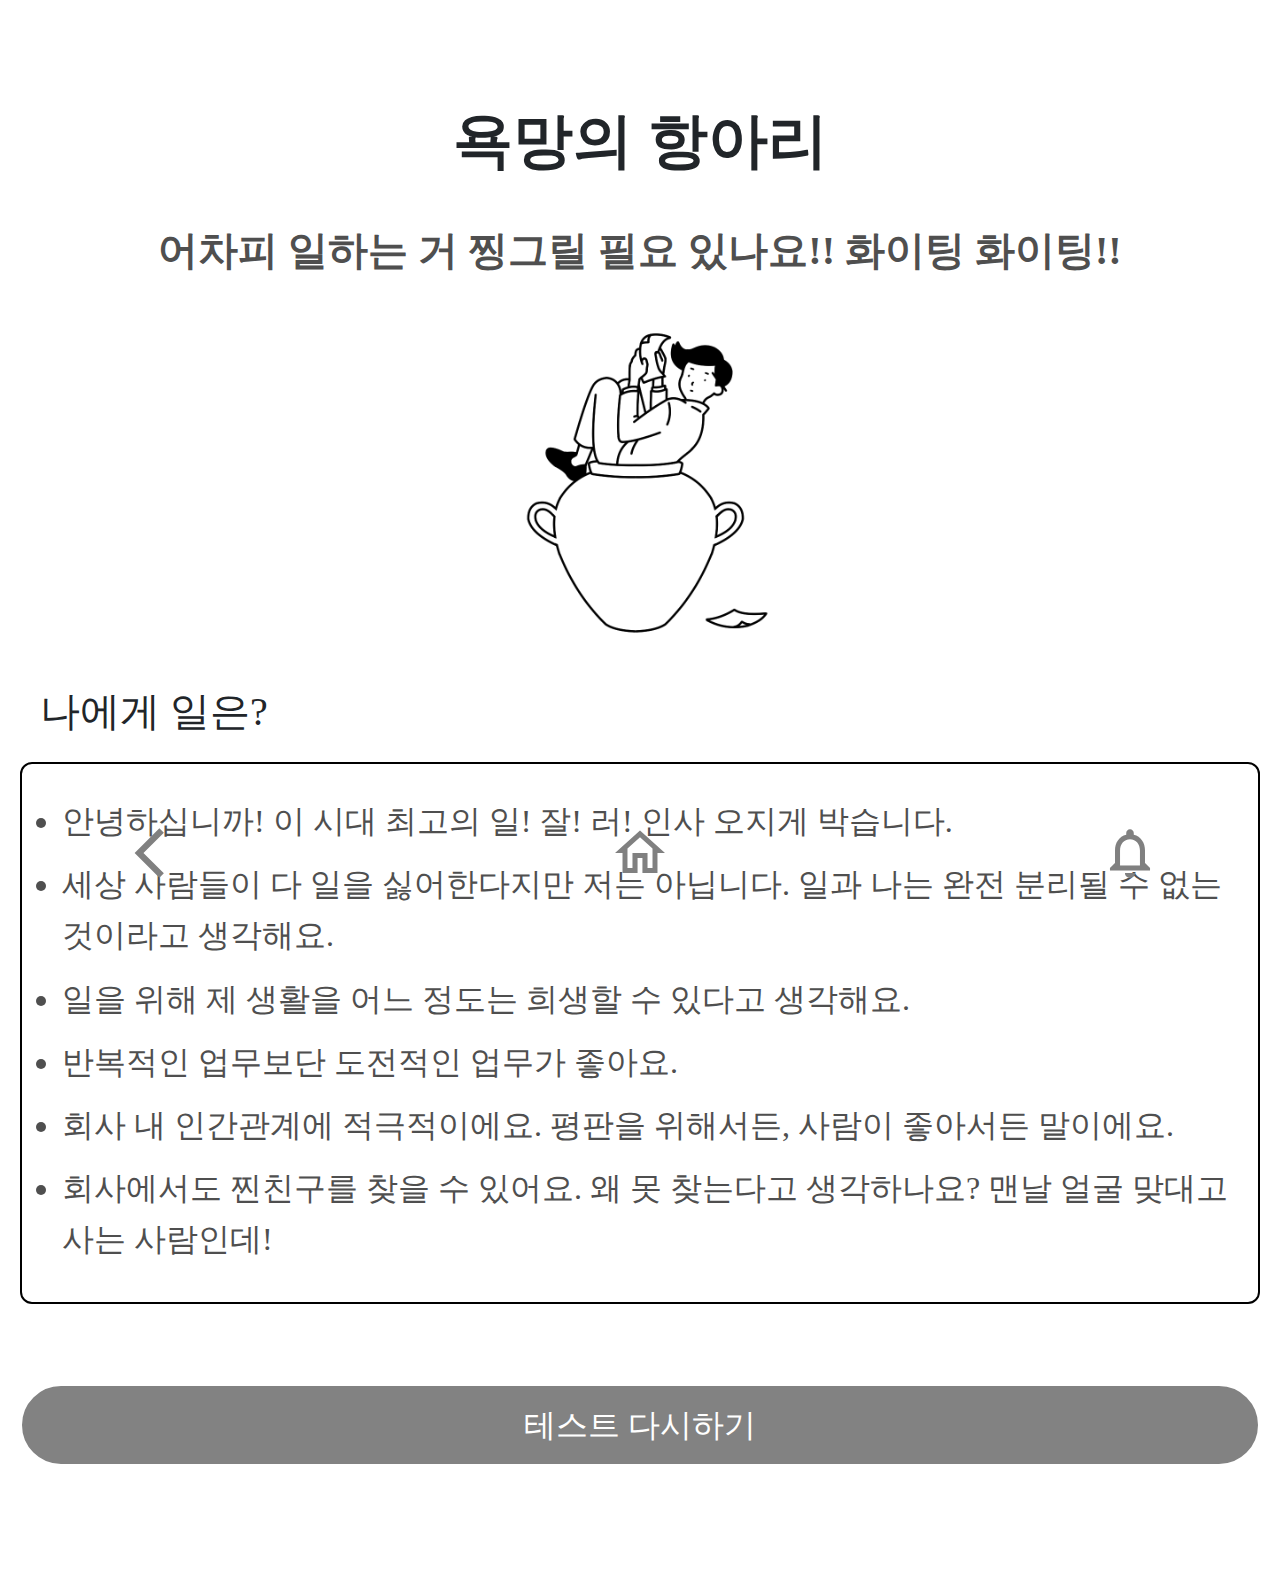
<file: result/type2.html>
<!DOCTYPE html>
<html lang="ko">
  <head>
    <meta http-equiv="Content-Type" content="text/html; charset=UTF-8" />

    <meta http-equiv="X-UA-Compatible" content="IE=edge" />
    <meta
      name="viewport"
      content="width=device-width, initial-scale=1, shrink-to-fit=no"
    />

    <title>직장인 부캐테스트 결과</title>
    <link
      href="https://fonts.googleapis.com/icon?family=Material+Icons|Material+Icons+Outlined"
      rel="stylesheet"
    />
    <script src="../files/jquery-3.5.1.min.js"></script>
    <style media="all" id="fa-v4-font-face">
      /*!
 * Font Awesome Free 5.15.3 by @fontawesome - https://fontawesome.com
 * License - https://fontawesome.com/license/free (Icons: CC BY 4.0, Fonts: SIL OFL 1.1, Code: MIT License)
 */
      @font-face {
        font-family: "FontAwesome";
        font-display: block;
        src: url(https://ka-f.fontawesome.com/releases/v5.15.3/webfonts/free-fa-solid-900.eot);
        src: url(https://ka-f.fontawesome.com/releases/v5.15.3/webfonts/free-fa-solid-900.eot?#iefix)
            format("embedded-opentype"),
          url(https://ka-f.fontawesome.com/releases/v5.15.3/webfonts/free-fa-solid-900.woff2)
            format("woff2"),
          url(https://ka-f.fontawesome.com/releases/v5.15.3/webfonts/free-fa-solid-900.woff)
            format("woff"),
          url(https://ka-f.fontawesome.com/releases/v5.15.3/webfonts/free-fa-solid-900.ttf)
            format("truetype"),
          url(https://ka-f.fontawesome.com/releases/v5.15.3/webfonts/free-fa-solid-900.svg#fontawesome)
            format("svg");
      }
      @font-face {
        font-family: "FontAwesome";
        font-display: block;
        src: url(https://ka-f.fontawesome.com/releases/v5.15.3/webfonts/free-fa-brands-400.eot);
        src: url(https://ka-f.fontawesome.com/releases/v5.15.3/webfonts/free-fa-brands-400.eot?#iefix)
            format("embedded-opentype"),
          url(https://ka-f.fontawesome.com/releases/v5.15.3/webfonts/free-fa-brands-400.woff2)
            format("woff2"),
          url(https://ka-f.fontawesome.com/releases/v5.15.3/webfonts/free-fa-brands-400.woff)
            format("woff"),
          url(https://ka-f.fontawesome.com/releases/v5.15.3/webfonts/free-fa-brands-400.ttf)
            format("truetype"),
          url(https://ka-f.fontawesome.com/releases/v5.15.3/webfonts/free-fa-brands-400.svg#fontawesome)
            format("svg");
      }
      @font-face {
        font-family: "FontAwesome";
        font-display: block;
        src: url(https://ka-f.fontawesome.com/releases/v5.15.3/webfonts/free-fa-regular-400.eot);
        src: url(https://ka-f.fontawesome.com/releases/v5.15.3/webfonts/free-fa-regular-400.eot?#iefix)
            format("embedded-opentype"),
          url(https://ka-f.fontawesome.com/releases/v5.15.3/webfonts/free-fa-regular-400.woff2)
            format("woff2"),
          url(https://ka-f.fontawesome.com/releases/v5.15.3/webfonts/free-fa-regular-400.woff)
            format("woff"),
          url(https://ka-f.fontawesome.com/releases/v5.15.3/webfonts/free-fa-regular-400.ttf)
            format("truetype"),
          url(https://ka-f.fontawesome.com/releases/v5.15.3/webfonts/free-fa-regular-400.svg#fontawesome)
            format("svg");
        unicode-range: U+f004-f005, U+f007, U+f017, U+f022, U+f024, U+f02e,
          U+f03e, U+f044, U+f057-f059, U+f06e, U+f070, U+f075, U+f07b-f07c,
          U+f080, U+f086, U+f089, U+f094, U+f09d, U+f0a0, U+f0a4-f0a7, U+f0c5,
          U+f0c7-f0c8, U+f0e0, U+f0eb, U+f0f3, U+f0f8, U+f0fe, U+f111,
          U+f118-f11a, U+f11c, U+f133, U+f144, U+f146, U+f14a, U+f14d-f14e,
          U+f150-f152, U+f15b-f15c, U+f164-f165, U+f185-f186, U+f191-f192,
          U+f1ad, U+f1c1-f1c9, U+f1cd, U+f1d8, U+f1e3, U+f1ea, U+f1f6, U+f1f9,
          U+f20a, U+f247-f249, U+f24d, U+f254-f25b, U+f25d, U+f271-f274, U+f279,
          U+f28b, U+f28d, U+f2b5-f2b6, U+f2b9, U+f2bb, U+f2bd, U+f2c1-f2c2,
          U+f2d0, U+f2d2, U+f2dc, U+f2ed, U+f3a5, U+f3d1, U+f410;
      }
      @font-face {
        font-family: "FontAwesome";
        font-display: block;
        src: url(https://ka-f.fontawesome.com/releases/v5.15.3/webfonts/free-fa-v4deprecations.eot);
        src: url(https://ka-f.fontawesome.com/releases/v5.15.3/webfonts/free-fa-v4deprecations.eot?#iefix)
            format("embedded-opentype"),
          url(https://ka-f.fontawesome.com/releases/v5.15.3/webfonts/free-fa-v4deprecations.woff2)
            format("woff2"),
          url(https://ka-f.fontawesome.com/releases/v5.15.3/webfonts/free-fa-v4deprecations.woff)
            format("woff"),
          url(https://ka-f.fontawesome.com/releases/v5.15.3/webfonts/free-fa-v4deprecations.ttf)
            format("truetype"),
          url(https://ka-f.fontawesome.com/releases/v5.15.3/webfonts/free-fa-v4deprecations.svg#fontawesome)
            format("svg");
        unicode-range: U+f003, U+f006, U+f014, U+f016, U+f01a-f01b, U+f01d,
          U+f040, U+f045-f047, U+f05c-f05d, U+f07d-f07e, U+f087-f088,
          U+f08a-f08b, U+f08e, U+f090, U+f096-f097, U+f0a2, U+f0e4-f0e6,
          U+f0ec-f0ee, U+f0f5-f0f7, U+f10c, U+f112, U+f114-f115, U+f11d, U+f123,
          U+f132, U+f145, U+f147-f149, U+f14c, U+f166, U+f16a, U+f172,
          U+f175-f178, U+f18e, U+f190, U+f196, U+f1b1, U+f1d9, U+f1db, U+f1f7,
          U+f20c, U+f219, U+f230, U+f24a, U+f250, U+f278, U+f27b, U+f283, U+f28c,
          U+f28e, U+f29b-f29c, U+f2b7, U+f2ba, U+f2bc, U+f2be, U+f2c0, U+f2c3,
          U+f2d3-f2d4;
      }
    </style>
    <style media="all" id="fa-v4-shims">
      /*!
 * Font Awesome Free 5.15.3 by @fontawesome - https://fontawesome.com
 * License - https://fontawesome.com/license/free (Icons: CC BY 4.0, Fonts: SIL OFL 1.1, Code: MIT License)
 */
      .fa.fa-glass:before {
        content: "\f000";
      }
      .fa.fa-meetup {
        font-family: "Font Awesome 5 Brands";
        font-weight: 400;
      }
      .fa.fa-star-o {
        font-family: "Font Awesome 5 Free";
        font-weight: 400;
      }
      .fa.fa-star-o:before {
        content: "\f005";
      }
      .fa.fa-close:before,
      .fa.fa-remove:before {
        content: "\f00d";
      }
      .fa.fa-gear:before {
        content: "\f013";
      }
      .fa.fa-trash-o {
        font-family: "Font Awesome 5 Free";
        font-weight: 400;
      }
      .fa.fa-trash-o:before {
        content: "\f2ed";
      }
      .fa.fa-file-o {
        font-family: "Font Awesome 5 Free";
        font-weight: 400;
      }
      .fa.fa-file-o:before {
        content: "\f15b";
      }
      .fa.fa-clock-o {
        font-family: "Font Awesome 5 Free";
        font-weight: 400;
      }
      .fa.fa-clock-o:before {
        content: "\f017";
      }
      .fa.fa-arrow-circle-o-down {
        font-family: "Font Awesome 5 Free";
        font-weight: 400;
      }
      .fa.fa-arrow-circle-o-down:before {
        content: "\f358";
      }
      .fa.fa-arrow-circle-o-up {
        font-family: "Font Awesome 5 Free";
        font-weight: 400;
      }
      .fa.fa-arrow-circle-o-up:before {
        content: "\f35b";
      }
      .fa.fa-play-circle-o {
        font-family: "Font Awesome 5 Free";
        font-weight: 400;
      }
      .fa.fa-play-circle-o:before {
        content: "\f144";
      }
      .fa.fa-repeat:before,
      .fa.fa-rotate-right:before {
        content: "\f01e";
      }
      .fa.fa-refresh:before {
        content: "\f021";
      }
      .fa.fa-list-alt {
        font-family: "Font Awesome 5 Free";
        font-weight: 400;
      }
      .fa.fa-dedent:before {
        content: "\f03b";
      }
      .fa.fa-video-camera:before {
        content: "\f03d";
      }
      .fa.fa-picture-o {
        font-family: "Font Awesome 5 Free";
        font-weight: 400;
      }
      .fa.fa-picture-o:before {
        content: "\f03e";
      }
      .fa.fa-photo {
        font-family: "Font Awesome 5 Free";
        font-weight: 400;
      }
      .fa.fa-photo:before {
        content: "\f03e";
      }
      .fa.fa-image {
        font-family: "Font Awesome 5 Free";
        font-weight: 400;
      }
      .fa.fa-image:before {
        content: "\f03e";
      }
      .fa.fa-pencil:before {
        content: "\f303";
      }
      .fa.fa-map-marker:before {
        content: "\f3c5";
      }
      .fa.fa-pencil-square-o {
        font-family: "Font Awesome 5 Free";
        font-weight: 400;
      }
      .fa.fa-pencil-square-o:before {
        content: "\f044";
      }
      .fa.fa-share-square-o {
        font-family: "Font Awesome 5 Free";
        font-weight: 400;
      }
      .fa.fa-share-square-o:before {
        content: "\f14d";
      }
      .fa.fa-check-square-o {
        font-family: "Font Awesome 5 Free";
        font-weight: 400;
      }
      .fa.fa-check-square-o:before {
        content: "\f14a";
      }
      .fa.fa-arrows:before {
        content: "\f0b2";
      }
      .fa.fa-times-circle-o {
        font-family: "Font Awesome 5 Free";
        font-weight: 400;
      }
      .fa.fa-times-circle-o:before {
        content: "\f057";
      }
      .fa.fa-check-circle-o {
        font-family: "Font Awesome 5 Free";
        font-weight: 400;
      }
      .fa.fa-check-circle-o:before {
        content: "\f058";
      }
      .fa.fa-mail-forward:before {
        content: "\f064";
      }
      .fa.fa-expand:before {
        content: "\f424";
      }
      .fa.fa-compress:before {
        content: "\f422";
      }
      .fa.fa-eye,
      .fa.fa-eye-slash {
        font-family: "Font Awesome 5 Free";
        font-weight: 400;
      }
      .fa.fa-warning:before {
        content: "\f071";
      }
      .fa.fa-calendar:before {
        content: "\f073";
      }
      .fa.fa-arrows-v:before {
        content: "\f338";
      }
      .fa.fa-arrows-h:before {
        content: "\f337";
      }
      .fa.fa-bar-chart {
        font-family: "Font Awesome 5 Free";
        font-weight: 400;
      }
      .fa.fa-bar-chart:before {
        content: "\f080";
      }
      .fa.fa-bar-chart-o {
        font-family: "Font Awesome 5 Free";
        font-weight: 400;
      }
      .fa.fa-bar-chart-o:before {
        content: "\f080";
      }
      .fa.fa-facebook-square,
      .fa.fa-twitter-square {
        font-family: "Font Awesome 5 Brands";
        font-weight: 400;
      }
      .fa.fa-gears:before {
        content: "\f085";
      }
      .fa.fa-thumbs-o-up {
        font-family: "Font Awesome 5 Free";
        font-weight: 400;
      }
      .fa.fa-thumbs-o-up:before {
        content: "\f164";
      }
      .fa.fa-thumbs-o-down {
        font-family: "Font Awesome 5 Free";
        font-weight: 400;
      }
      .fa.fa-thumbs-o-down:before {
        content: "\f165";
      }
      .fa.fa-heart-o {
        font-family: "Font Awesome 5 Free";
        font-weight: 400;
      }
      .fa.fa-heart-o:before {
        content: "\f004";
      }
      .fa.fa-sign-out:before {
        content: "\f2f5";
      }
      .fa.fa-linkedin-square {
        font-family: "Font Awesome 5 Brands";
        font-weight: 400;
      }
      .fa.fa-linkedin-square:before {
        content: "\f08c";
      }
      .fa.fa-thumb-tack:before {
        content: "\f08d";
      }
      .fa.fa-external-link:before {
        content: "\f35d";
      }
      .fa.fa-sign-in:before {
        content: "\f2f6";
      }
      .fa.fa-github-square {
        font-family: "Font Awesome 5 Brands";
        font-weight: 400;
      }
      .fa.fa-lemon-o {
        font-family: "Font Awesome 5 Free";
        font-weight: 400;
      }
      .fa.fa-lemon-o:before {
        content: "\f094";
      }
      .fa.fa-square-o {
        font-family: "Font Awesome 5 Free";
        font-weight: 400;
      }
      .fa.fa-square-o:before {
        content: "\f0c8";
      }
      .fa.fa-bookmark-o {
        font-family: "Font Awesome 5 Free";
        font-weight: 400;
      }
      .fa.fa-bookmark-o:before {
        content: "\f02e";
      }
      .fa.fa-facebook,
      .fa.fa-twitter {
        font-family: "Font Awesome 5 Brands";
        font-weight: 400;
      }
      .fa.fa-facebook:before {
        content: "\f39e";
      }
      .fa.fa-facebook-f {
        font-family: "Font Awesome 5 Brands";
        font-weight: 400;
      }
      .fa.fa-facebook-f:before {
        content: "\f39e";
      }
      .fa.fa-github {
        font-family: "Font Awesome 5 Brands";
        font-weight: 400;
      }
      .fa.fa-credit-card {
        font-family: "Font Awesome 5 Free";
        font-weight: 400;
      }
      .fa.fa-feed:before {
        content: "\f09e";
      }
      .fa.fa-hdd-o {
        font-family: "Font Awesome 5 Free";
        font-weight: 400;
      }
      .fa.fa-hdd-o:before {
        content: "\f0a0";
      }
      .fa.fa-hand-o-right {
        font-family: "Font Awesome 5 Free";
        font-weight: 400;
      }
      .fa.fa-hand-o-right:before {
        content: "\f0a4";
      }
      .fa.fa-hand-o-left {
        font-family: "Font Awesome 5 Free";
        font-weight: 400;
      }
      .fa.fa-hand-o-left:before {
        content: "\f0a5";
      }
      .fa.fa-hand-o-up {
        font-family: "Font Awesome 5 Free";
        font-weight: 400;
      }
      .fa.fa-hand-o-up:before {
        content: "\f0a6";
      }
      .fa.fa-hand-o-down {
        font-family: "Font Awesome 5 Free";
        font-weight: 400;
      }
      .fa.fa-hand-o-down:before {
        content: "\f0a7";
      }
      .fa.fa-arrows-alt:before {
        content: "\f31e";
      }
      .fa.fa-group:before {
        content: "\f0c0";
      }
      .fa.fa-chain:before {
        content: "\f0c1";
      }
      .fa.fa-scissors:before {
        content: "\f0c4";
      }
      .fa.fa-files-o {
        font-family: "Font Awesome 5 Free";
        font-weight: 400;
      }
      .fa.fa-files-o:before {
        content: "\f0c5";
      }
      .fa.fa-floppy-o {
        font-family: "Font Awesome 5 Free";
        font-weight: 400;
      }
      .fa.fa-floppy-o:before {
        content: "\f0c7";
      }
      .fa.fa-navicon:before,
      .fa.fa-reorder:before {
        content: "\f0c9";
      }
      .fa.fa-google-plus,
      .fa.fa-google-plus-square,
      .fa.fa-pinterest,
      .fa.fa-pinterest-square {
        font-family: "Font Awesome 5 Brands";
        font-weight: 400;
      }
      .fa.fa-google-plus:before {
        content: "\f0d5";
      }
      .fa.fa-money {
        font-family: "Font Awesome 5 Free";
        font-weight: 400;
      }
      .fa.fa-money:before {
        content: "\f3d1";
      }
      .fa.fa-unsorted:before {
        content: "\f0dc";
      }
      .fa.fa-sort-desc:before {
        content: "\f0dd";
      }
      .fa.fa-sort-asc:before {
        content: "\f0de";
      }
      .fa.fa-linkedin {
        font-family: "Font Awesome 5 Brands";
        font-weight: 400;
      }
      .fa.fa-linkedin:before {
        content: "\f0e1";
      }
      .fa.fa-rotate-left:before {
        content: "\f0e2";
      }
      .fa.fa-legal:before {
        content: "\f0e3";
      }
      .fa.fa-dashboard:before,
      .fa.fa-tachometer:before {
        content: "\f3fd";
      }
      .fa.fa-comment-o {
        font-family: "Font Awesome 5 Free";
        font-weight: 400;
      }
      .fa.fa-comment-o:before {
        content: "\f075";
      }
      .fa.fa-comments-o {
        font-family: "Font Awesome 5 Free";
        font-weight: 400;
      }
      .fa.fa-comments-o:before {
        content: "\f086";
      }
      .fa.fa-flash:before {
        content: "\f0e7";
      }
      .fa.fa-clipboard,
      .fa.fa-paste {
        font-family: "Font Awesome 5 Free";
        font-weight: 400;
      }
      .fa.fa-paste:before {
        content: "\f328";
      }
      .fa.fa-lightbulb-o {
        font-family: "Font Awesome 5 Free";
        font-weight: 400;
      }
      .fa.fa-lightbulb-o:before {
        content: "\f0eb";
      }
      .fa.fa-exchange:before {
        content: "\f362";
      }
      .fa.fa-cloud-download:before {
        content: "\f381";
      }
      .fa.fa-cloud-upload:before {
        content: "\f382";
      }
      .fa.fa-bell-o {
        font-family: "Font Awesome 5 Free";
        font-weight: 400;
      }
      .fa.fa-bell-o:before {
        content: "\f0f3";
      }
      .fa.fa-cutlery:before {
        content: "\f2e7";
      }
      .fa.fa-file-text-o {
        font-family: "Font Awesome 5 Free";
        font-weight: 400;
      }
      .fa.fa-file-text-o:before {
        content: "\f15c";
      }
      .fa.fa-building-o {
        font-family: "Font Awesome 5 Free";
        font-weight: 400;
      }
      .fa.fa-building-o:before {
        content: "\f1ad";
      }
      .fa.fa-hospital-o {
        font-family: "Font Awesome 5 Free";
        font-weight: 400;
      }
      .fa.fa-hospital-o:before {
        content: "\f0f8";
      }
      .fa.fa-tablet:before {
        content: "\f3fa";
      }
      .fa.fa-mobile-phone:before,
      .fa.fa-mobile:before {
        content: "\f3cd";
      }
      .fa.fa-circle-o {
        font-family: "Font Awesome 5 Free";
        font-weight: 400;
      }
      .fa.fa-circle-o:before {
        content: "\f111";
      }
      .fa.fa-mail-reply:before {
        content: "\f3e5";
      }
      .fa.fa-github-alt {
        font-family: "Font Awesome 5 Brands";
        font-weight: 400;
      }
      .fa.fa-folder-o {
        font-family: "Font Awesome 5 Free";
        font-weight: 400;
      }
      .fa.fa-folder-o:before {
        content: "\f07b";
      }
      .fa.fa-folder-open-o {
        font-family: "Font Awesome 5 Free";
        font-weight: 400;
      }
      .fa.fa-folder-open-o:before {
        content: "\f07c";
      }
      .fa.fa-smile-o {
        font-family: "Font Awesome 5 Free";
        font-weight: 400;
      }
      .fa.fa-smile-o:before {
        content: "\f118";
      }
      .fa.fa-frown-o {
        font-family: "Font Awesome 5 Free";
        font-weight: 400;
      }
      .fa.fa-frown-o:before {
        content: "\f119";
      }
      .fa.fa-meh-o {
        font-family: "Font Awesome 5 Free";
        font-weight: 400;
      }
      .fa.fa-meh-o:before {
        content: "\f11a";
      }
      .fa.fa-keyboard-o {
        font-family: "Font Awesome 5 Free";
        font-weight: 400;
      }
      .fa.fa-keyboard-o:before {
        content: "\f11c";
      }
      .fa.fa-flag-o {
        font-family: "Font Awesome 5 Free";
        font-weight: 400;
      }
      .fa.fa-flag-o:before {
        content: "\f024";
      }
      .fa.fa-mail-reply-all:before {
        content: "\f122";
      }
      .fa.fa-star-half-o {
        font-family: "Font Awesome 5 Free";
        font-weight: 400;
      }
      .fa.fa-star-half-o:before {
        content: "\f089";
      }
      .fa.fa-star-half-empty {
        font-family: "Font Awesome 5 Free";
        font-weight: 400;
      }
      .fa.fa-star-half-empty:before {
        content: "\f089";
      }
      .fa.fa-star-half-full {
        font-family: "Font Awesome 5 Free";
        font-weight: 400;
      }
      .fa.fa-star-half-full:before {
        content: "\f089";
      }
      .fa.fa-code-fork:before {
        content: "\f126";
      }
      .fa.fa-chain-broken:before {
        content: "\f127";
      }
      .fa.fa-shield:before {
        content: "\f3ed";
      }
      .fa.fa-calendar-o {
        font-family: "Font Awesome 5 Free";
        font-weight: 400;
      }
      .fa.fa-calendar-o:before {
        content: "\f133";
      }
      .fa.fa-css3,
      .fa.fa-html5,
      .fa.fa-maxcdn {
        font-family: "Font Awesome 5 Brands";
        font-weight: 400;
      }
      .fa.fa-ticket:before {
        content: "\f3ff";
      }
      .fa.fa-minus-square-o {
        font-family: "Font Awesome 5 Free";
        font-weight: 400;
      }
      .fa.fa-minus-square-o:before {
        content: "\f146";
      }
      .fa.fa-level-up:before {
        content: "\f3bf";
      }
      .fa.fa-level-down:before {
        content: "\f3be";
      }
      .fa.fa-pencil-square:before {
        content: "\f14b";
      }
      .fa.fa-external-link-square:before {
        content: "\f360";
      }
      .fa.fa-compass {
        font-family: "Font Awesome 5 Free";
        font-weight: 400;
      }
      .fa.fa-caret-square-o-down {
        font-family: "Font Awesome 5 Free";
        font-weight: 400;
      }
      .fa.fa-caret-square-o-down:before {
        content: "\f150";
      }
      .fa.fa-toggle-down {
        font-family: "Font Awesome 5 Free";
        font-weight: 400;
      }
      .fa.fa-toggle-down:before {
        content: "\f150";
      }
      .fa.fa-caret-square-o-up {
        font-family: "Font Awesome 5 Free";
        font-weight: 400;
      }
      .fa.fa-caret-square-o-up:before {
        content: "\f151";
      }
      .fa.fa-toggle-up {
        font-family: "Font Awesome 5 Free";
        font-weight: 400;
      }
      .fa.fa-toggle-up:before {
        content: "\f151";
      }
      .fa.fa-caret-square-o-right {
        font-family: "Font Awesome 5 Free";
        font-weight: 400;
      }
      .fa.fa-caret-square-o-right:before {
        content: "\f152";
      }
      .fa.fa-toggle-right {
        font-family: "Font Awesome 5 Free";
        font-weight: 400;
      }
      .fa.fa-toggle-right:before {
        content: "\f152";
      }
      .fa.fa-eur:before,
      .fa.fa-euro:before {
        content: "\f153";
      }
      .fa.fa-gbp:before {
        content: "\f154";
      }
      .fa.fa-dollar:before,
      .fa.fa-usd:before {
        content: "\f155";
      }
      .fa.fa-inr:before,
      .fa.fa-rupee:before {
        content: "\f156";
      }
      .fa.fa-cny:before,
      .fa.fa-jpy:before,
      .fa.fa-rmb:before,
      .fa.fa-yen:before {
        content: "\f157";
      }
      .fa.fa-rouble:before,
      .fa.fa-rub:before,
      .fa.fa-ruble:before {
        content: "\f158";
      }
      .fa.fa-krw:before,
      .fa.fa-won:before {
        content: "\f159";
      }
      .fa.fa-bitcoin,
      .fa.fa-btc {
        font-family: "Font Awesome 5 Brands";
        font-weight: 400;
      }
      .fa.fa-bitcoin:before {
        content: "\f15a";
      }
      .fa.fa-file-text:before {
        content: "\f15c";
      }
      .fa.fa-sort-alpha-asc:before {
        content: "\f15d";
      }
      .fa.fa-sort-alpha-desc:before {
        content: "\f881";
      }
      .fa.fa-sort-amount-asc:before {
        content: "\f160";
      }
      .fa.fa-sort-amount-desc:before {
        content: "\f884";
      }
      .fa.fa-sort-numeric-asc:before {
        content: "\f162";
      }
      .fa.fa-sort-numeric-desc:before {
        content: "\f886";
      }
      .fa.fa-xing,
      .fa.fa-xing-square,
      .fa.fa-youtube,
      .fa.fa-youtube-play,
      .fa.fa-youtube-square {
        font-family: "Font Awesome 5 Brands";
        font-weight: 400;
      }
      .fa.fa-youtube-play:before {
        content: "\f167";
      }
      .fa.fa-adn,
      .fa.fa-bitbucket,
      .fa.fa-bitbucket-square,
      .fa.fa-dropbox,
      .fa.fa-flickr,
      .fa.fa-instagram,
      .fa.fa-stack-overflow {
        font-family: "Font Awesome 5 Brands";
        font-weight: 400;
      }
      .fa.fa-bitbucket-square:before {
        content: "\f171";
      }
      .fa.fa-tumblr,
      .fa.fa-tumblr-square {
        font-family: "Font Awesome 5 Brands";
        font-weight: 400;
      }
      .fa.fa-long-arrow-down:before {
        content: "\f309";
      }
      .fa.fa-long-arrow-up:before {
        content: "\f30c";
      }
      .fa.fa-long-arrow-left:before {
        content: "\f30a";
      }
      .fa.fa-long-arrow-right:before {
        content: "\f30b";
      }
      .fa.fa-android,
      .fa.fa-apple,
      .fa.fa-dribbble,
      .fa.fa-foursquare,
      .fa.fa-gittip,
      .fa.fa-gratipay,
      .fa.fa-linux,
      .fa.fa-skype,
      .fa.fa-trello,
      .fa.fa-windows {
        font-family: "Font Awesome 5 Brands";
        font-weight: 400;
      }
      .fa.fa-gittip:before {
        content: "\f184";
      }
      .fa.fa-sun-o {
        font-family: "Font Awesome 5 Free";
        font-weight: 400;
      }
      .fa.fa-sun-o:before {
        content: "\f185";
      }
      .fa.fa-moon-o {
        font-family: "Font Awesome 5 Free";
        font-weight: 400;
      }
      .fa.fa-moon-o:before {
        content: "\f186";
      }
      .fa.fa-pagelines,
      .fa.fa-renren,
      .fa.fa-stack-exchange,
      .fa.fa-vk,
      .fa.fa-weibo {
        font-family: "Font Awesome 5 Brands";
        font-weight: 400;
      }
      .fa.fa-arrow-circle-o-right {
        font-family: "Font Awesome 5 Free";
        font-weight: 400;
      }
      .fa.fa-arrow-circle-o-right:before {
        content: "\f35a";
      }
      .fa.fa-arrow-circle-o-left {
        font-family: "Font Awesome 5 Free";
        font-weight: 400;
      }
      .fa.fa-arrow-circle-o-left:before {
        content: "\f359";
      }
      .fa.fa-caret-square-o-left {
        font-family: "Font Awesome 5 Free";
        font-weight: 400;
      }
      .fa.fa-caret-square-o-left:before {
        content: "\f191";
      }
      .fa.fa-toggle-left {
        font-family: "Font Awesome 5 Free";
        font-weight: 400;
      }
      .fa.fa-toggle-left:before {
        content: "\f191";
      }
      .fa.fa-dot-circle-o {
        font-family: "Font Awesome 5 Free";
        font-weight: 400;
      }
      .fa.fa-dot-circle-o:before {
        content: "\f192";
      }
      .fa.fa-vimeo-square {
        font-family: "Font Awesome 5 Brands";
        font-weight: 400;
      }
      .fa.fa-try:before,
      .fa.fa-turkish-lira:before {
        content: "\f195";
      }
      .fa.fa-plus-square-o {
        font-family: "Font Awesome 5 Free";
        font-weight: 400;
      }
      .fa.fa-plus-square-o:before {
        content: "\f0fe";
      }
      .fa.fa-openid,
      .fa.fa-slack,
      .fa.fa-wordpress {
        font-family: "Font Awesome 5 Brands";
        font-weight: 400;
      }
      .fa.fa-bank:before,
      .fa.fa-institution:before {
        content: "\f19c";
      }
      .fa.fa-mortar-board:before {
        content: "\f19d";
      }
      .fa.fa-delicious,
      .fa.fa-digg,
      .fa.fa-drupal,
      .fa.fa-google,
      .fa.fa-joomla,
      .fa.fa-pied-piper-alt,
      .fa.fa-pied-piper-pp,
      .fa.fa-reddit,
      .fa.fa-reddit-square,
      .fa.fa-stumbleupon,
      .fa.fa-stumbleupon-circle,
      .fa.fa-yahoo {
        font-family: "Font Awesome 5 Brands";
        font-weight: 400;
      }
      .fa.fa-spoon:before {
        content: "\f2e5";
      }
      .fa.fa-behance,
      .fa.fa-behance-square,
      .fa.fa-steam,
      .fa.fa-steam-square {
        font-family: "Font Awesome 5 Brands";
        font-weight: 400;
      }
      .fa.fa-automobile:before {
        content: "\f1b9";
      }
      .fa.fa-envelope-o {
        font-family: "Font Awesome 5 Free";
        font-weight: 400;
      }
      .fa.fa-envelope-o:before {
        content: "\f0e0";
      }
      .fa.fa-deviantart,
      .fa.fa-soundcloud,
      .fa.fa-spotify {
        font-family: "Font Awesome 5 Brands";
        font-weight: 400;
      }
      .fa.fa-file-pdf-o {
        font-family: "Font Awesome 5 Free";
        font-weight: 400;
      }
      .fa.fa-file-pdf-o:before {
        content: "\f1c1";
      }
      .fa.fa-file-word-o {
        font-family: "Font Awesome 5 Free";
        font-weight: 400;
      }
      .fa.fa-file-word-o:before {
        content: "\f1c2";
      }
      .fa.fa-file-excel-o {
        font-family: "Font Awesome 5 Free";
        font-weight: 400;
      }
      .fa.fa-file-excel-o:before {
        content: "\f1c3";
      }
      .fa.fa-file-powerpoint-o {
        font-family: "Font Awesome 5 Free";
        font-weight: 400;
      }
      .fa.fa-file-powerpoint-o:before {
        content: "\f1c4";
      }
      .fa.fa-file-image-o {
        font-family: "Font Awesome 5 Free";
        font-weight: 400;
      }
      .fa.fa-file-image-o:before {
        content: "\f1c5";
      }
      .fa.fa-file-photo-o {
        font-family: "Font Awesome 5 Free";
        font-weight: 400;
      }
      .fa.fa-file-photo-o:before {
        content: "\f1c5";
      }
      .fa.fa-file-picture-o {
        font-family: "Font Awesome 5 Free";
        font-weight: 400;
      }
      .fa.fa-file-picture-o:before {
        content: "\f1c5";
      }
      .fa.fa-file-archive-o {
        font-family: "Font Awesome 5 Free";
        font-weight: 400;
      }
      .fa.fa-file-archive-o:before {
        content: "\f1c6";
      }
      .fa.fa-file-zip-o {
        font-family: "Font Awesome 5 Free";
        font-weight: 400;
      }
      .fa.fa-file-zip-o:before {
        content: "\f1c6";
      }
      .fa.fa-file-audio-o {
        font-family: "Font Awesome 5 Free";
        font-weight: 400;
      }
      .fa.fa-file-audio-o:before {
        content: "\f1c7";
      }
      .fa.fa-file-sound-o {
        font-family: "Font Awesome 5 Free";
        font-weight: 400;
      }
      .fa.fa-file-sound-o:before {
        content: "\f1c7";
      }
      .fa.fa-file-video-o {
        font-family: "Font Awesome 5 Free";
        font-weight: 400;
      }
      .fa.fa-file-video-o:before {
        content: "\f1c8";
      }
      .fa.fa-file-movie-o {
        font-family: "Font Awesome 5 Free";
        font-weight: 400;
      }
      .fa.fa-file-movie-o:before {
        content: "\f1c8";
      }
      .fa.fa-file-code-o {
        font-family: "Font Awesome 5 Free";
        font-weight: 400;
      }
      .fa.fa-file-code-o:before {
        content: "\f1c9";
      }
      .fa.fa-codepen,
      .fa.fa-jsfiddle,
      .fa.fa-vine {
        font-family: "Font Awesome 5 Brands";
        font-weight: 400;
      }
      .fa.fa-life-bouy,
      .fa.fa-life-ring {
        font-family: "Font Awesome 5 Free";
        font-weight: 400;
      }
      .fa.fa-life-bouy:before {
        content: "\f1cd";
      }
      .fa.fa-life-buoy {
        font-family: "Font Awesome 5 Free";
        font-weight: 400;
      }
      .fa.fa-life-buoy:before {
        content: "\f1cd";
      }
      .fa.fa-life-saver {
        font-family: "Font Awesome 5 Free";
        font-weight: 400;
      }
      .fa.fa-life-saver:before {
        content: "\f1cd";
      }
      .fa.fa-support {
        font-family: "Font Awesome 5 Free";
        font-weight: 400;
      }
      .fa.fa-support:before {
        content: "\f1cd";
      }
      .fa.fa-circle-o-notch:before {
        content: "\f1ce";
      }
      .fa.fa-ra,
      .fa.fa-rebel {
        font-family: "Font Awesome 5 Brands";
        font-weight: 400;
      }
      .fa.fa-ra:before {
        content: "\f1d0";
      }
      .fa.fa-resistance {
        font-family: "Font Awesome 5 Brands";
        font-weight: 400;
      }
      .fa.fa-resistance:before {
        content: "\f1d0";
      }
      .fa.fa-empire,
      .fa.fa-ge {
        font-family: "Font Awesome 5 Brands";
        font-weight: 400;
      }
      .fa.fa-ge:before {
        content: "\f1d1";
      }
      .fa.fa-git,
      .fa.fa-git-square,
      .fa.fa-hacker-news,
      .fa.fa-y-combinator-square {
        font-family: "Font Awesome 5 Brands";
        font-weight: 400;
      }
      .fa.fa-y-combinator-square:before {
        content: "\f1d4";
      }
      .fa.fa-yc-square {
        font-family: "Font Awesome 5 Brands";
        font-weight: 400;
      }
      .fa.fa-yc-square:before {
        content: "\f1d4";
      }
      .fa.fa-qq,
      .fa.fa-tencent-weibo,
      .fa.fa-wechat,
      .fa.fa-weixin {
        font-family: "Font Awesome 5 Brands";
        font-weight: 400;
      }
      .fa.fa-wechat:before {
        content: "\f1d7";
      }
      .fa.fa-send:before {
        content: "\f1d8";
      }
      .fa.fa-paper-plane-o {
        font-family: "Font Awesome 5 Free";
        font-weight: 400;
      }
      .fa.fa-paper-plane-o:before {
        content: "\f1d8";
      }
      .fa.fa-send-o {
        font-family: "Font Awesome 5 Free";
        font-weight: 400;
      }
      .fa.fa-send-o:before {
        content: "\f1d8";
      }
      .fa.fa-circle-thin {
        font-family: "Font Awesome 5 Free";
        font-weight: 400;
      }
      .fa.fa-circle-thin:before {
        content: "\f111";
      }
      .fa.fa-header:before {
        content: "\f1dc";
      }
      .fa.fa-sliders:before {
        content: "\f1de";
      }
      .fa.fa-futbol-o {
        font-family: "Font Awesome 5 Free";
        font-weight: 400;
      }
      .fa.fa-futbol-o:before {
        content: "\f1e3";
      }
      .fa.fa-soccer-ball-o {
        font-family: "Font Awesome 5 Free";
        font-weight: 400;
      }
      .fa.fa-soccer-ball-o:before {
        content: "\f1e3";
      }
      .fa.fa-slideshare,
      .fa.fa-twitch,
      .fa.fa-yelp {
        font-family: "Font Awesome 5 Brands";
        font-weight: 400;
      }
      .fa.fa-newspaper-o {
        font-family: "Font Awesome 5 Free";
        font-weight: 400;
      }
      .fa.fa-newspaper-o:before {
        content: "\f1ea";
      }
      .fa.fa-cc-amex,
      .fa.fa-cc-discover,
      .fa.fa-cc-mastercard,
      .fa.fa-cc-paypal,
      .fa.fa-cc-stripe,
      .fa.fa-cc-visa,
      .fa.fa-google-wallet,
      .fa.fa-paypal {
        font-family: "Font Awesome 5 Brands";
        font-weight: 400;
      }
      .fa.fa-bell-slash-o {
        font-family: "Font Awesome 5 Free";
        font-weight: 400;
      }
      .fa.fa-bell-slash-o:before {
        content: "\f1f6";
      }
      .fa.fa-trash:before {
        content: "\f2ed";
      }
      .fa.fa-copyright {
        font-family: "Font Awesome 5 Free";
        font-weight: 400;
      }
      .fa.fa-eyedropper:before {
        content: "\f1fb";
      }
      .fa.fa-area-chart:before {
        content: "\f1fe";
      }
      .fa.fa-pie-chart:before {
        content: "\f200";
      }
      .fa.fa-line-chart:before {
        content: "\f201";
      }
      .fa.fa-angellist,
      .fa.fa-ioxhost,
      .fa.fa-lastfm,
      .fa.fa-lastfm-square {
        font-family: "Font Awesome 5 Brands";
        font-weight: 400;
      }
      .fa.fa-cc {
        font-family: "Font Awesome 5 Free";
        font-weight: 400;
      }
      .fa.fa-cc:before {
        content: "\f20a";
      }
      .fa.fa-ils:before,
      .fa.fa-shekel:before,
      .fa.fa-sheqel:before {
        content: "\f20b";
      }
      .fa.fa-meanpath {
        font-family: "Font Awesome 5 Brands";
        font-weight: 400;
      }
      .fa.fa-meanpath:before {
        content: "\f2b4";
      }
      .fa.fa-buysellads,
      .fa.fa-connectdevelop,
      .fa.fa-dashcube,
      .fa.fa-forumbee,
      .fa.fa-leanpub,
      .fa.fa-sellsy,
      .fa.fa-shirtsinbulk,
      .fa.fa-simplybuilt,
      .fa.fa-skyatlas {
        font-family: "Font Awesome 5 Brands";
        font-weight: 400;
      }
      .fa.fa-diamond {
        font-family: "Font Awesome 5 Free";
        font-weight: 400;
      }
      .fa.fa-diamond:before {
        content: "\f3a5";
      }
      .fa.fa-intersex:before {
        content: "\f224";
      }
      .fa.fa-facebook-official {
        font-family: "Font Awesome 5 Brands";
        font-weight: 400;
      }
      .fa.fa-facebook-official:before {
        content: "\f09a";
      }
      .fa.fa-pinterest-p,
      .fa.fa-whatsapp {
        font-family: "Font Awesome 5 Brands";
        font-weight: 400;
      }
      .fa.fa-hotel:before {
        content: "\f236";
      }
      .fa.fa-medium,
      .fa.fa-viacoin,
      .fa.fa-y-combinator,
      .fa.fa-yc {
        font-family: "Font Awesome 5 Brands";
        font-weight: 400;
      }
      .fa.fa-yc:before {
        content: "\f23b";
      }
      .fa.fa-expeditedssl,
      .fa.fa-opencart,
      .fa.fa-optin-monster {
        font-family: "Font Awesome 5 Brands";
        font-weight: 400;
      }
      .fa.fa-battery-4:before,
      .fa.fa-battery:before {
        content: "\f240";
      }
      .fa.fa-battery-3:before {
        content: "\f241";
      }
      .fa.fa-battery-2:before {
        content: "\f242";
      }
      .fa.fa-battery-1:before {
        content: "\f243";
      }
      .fa.fa-battery-0:before {
        content: "\f244";
      }
      .fa.fa-object-group,
      .fa.fa-object-ungroup,
      .fa.fa-sticky-note-o {
        font-family: "Font Awesome 5 Free";
        font-weight: 400;
      }
      .fa.fa-sticky-note-o:before {
        content: "\f249";
      }
      .fa.fa-cc-diners-club,
      .fa.fa-cc-jcb {
        font-family: "Font Awesome 5 Brands";
        font-weight: 400;
      }
      .fa.fa-clone,
      .fa.fa-hourglass-o {
        font-family: "Font Awesome 5 Free";
        font-weight: 400;
      }
      .fa.fa-hourglass-o:before {
        content: "\f254";
      }
      .fa.fa-hourglass-1:before {
        content: "\f251";
      }
      .fa.fa-hourglass-2:before {
        content: "\f252";
      }
      .fa.fa-hourglass-3:before {
        content: "\f253";
      }
      .fa.fa-hand-rock-o {
        font-family: "Font Awesome 5 Free";
        font-weight: 400;
      }
      .fa.fa-hand-rock-o:before {
        content: "\f255";
      }
      .fa.fa-hand-grab-o {
        font-family: "Font Awesome 5 Free";
        font-weight: 400;
      }
      .fa.fa-hand-grab-o:before {
        content: "\f255";
      }
      .fa.fa-hand-paper-o {
        font-family: "Font Awesome 5 Free";
        font-weight: 400;
      }
      .fa.fa-hand-paper-o:before {
        content: "\f256";
      }
      .fa.fa-hand-stop-o {
        font-family: "Font Awesome 5 Free";
        font-weight: 400;
      }
      .fa.fa-hand-stop-o:before {
        content: "\f256";
      }
      .fa.fa-hand-scissors-o {
        font-family: "Font Awesome 5 Free";
        font-weight: 400;
      }
      .fa.fa-hand-scissors-o:before {
        content: "\f257";
      }
      .fa.fa-hand-lizard-o {
        font-family: "Font Awesome 5 Free";
        font-weight: 400;
      }
      .fa.fa-hand-lizard-o:before {
        content: "\f258";
      }
      .fa.fa-hand-spock-o {
        font-family: "Font Awesome 5 Free";
        font-weight: 400;
      }
      .fa.fa-hand-spock-o:before {
        content: "\f259";
      }
      .fa.fa-hand-pointer-o {
        font-family: "Font Awesome 5 Free";
        font-weight: 400;
      }
      .fa.fa-hand-pointer-o:before {
        content: "\f25a";
      }
      .fa.fa-hand-peace-o {
        font-family: "Font Awesome 5 Free";
        font-weight: 400;
      }
      .fa.fa-hand-peace-o:before {
        content: "\f25b";
      }
      .fa.fa-registered {
        font-family: "Font Awesome 5 Free";
        font-weight: 400;
      }
      .fa.fa-chrome,
      .fa.fa-creative-commons,
      .fa.fa-firefox,
      .fa.fa-get-pocket,
      .fa.fa-gg,
      .fa.fa-gg-circle,
      .fa.fa-internet-explorer,
      .fa.fa-odnoklassniki,
      .fa.fa-odnoklassniki-square,
      .fa.fa-opera,
      .fa.fa-safari,
      .fa.fa-tripadvisor,
      .fa.fa-wikipedia-w {
        font-family: "Font Awesome 5 Brands";
        font-weight: 400;
      }
      .fa.fa-television:before {
        content: "\f26c";
      }
      .fa.fa-500px,
      .fa.fa-amazon,
      .fa.fa-contao {
        font-family: "Font Awesome 5 Brands";
        font-weight: 400;
      }
      .fa.fa-calendar-plus-o {
        font-family: "Font Awesome 5 Free";
        font-weight: 400;
      }
      .fa.fa-calendar-plus-o:before {
        content: "\f271";
      }
      .fa.fa-calendar-minus-o {
        font-family: "Font Awesome 5 Free";
        font-weight: 400;
      }
      .fa.fa-calendar-minus-o:before {
        content: "\f272";
      }
      .fa.fa-calendar-times-o {
        font-family: "Font Awesome 5 Free";
        font-weight: 400;
      }
      .fa.fa-calendar-times-o:before {
        content: "\f273";
      }
      .fa.fa-calendar-check-o {
        font-family: "Font Awesome 5 Free";
        font-weight: 400;
      }
      .fa.fa-calendar-check-o:before {
        content: "\f274";
      }
      .fa.fa-map-o {
        font-family: "Font Awesome 5 Free";
        font-weight: 400;
      }
      .fa.fa-map-o:before {
        content: "\f279";
      }
      .fa.fa-commenting:before {
        content: "\f4ad";
      }
      .fa.fa-commenting-o {
        font-family: "Font Awesome 5 Free";
        font-weight: 400;
      }
      .fa.fa-commenting-o:before {
        content: "\f4ad";
      }
      .fa.fa-houzz,
      .fa.fa-vimeo {
        font-family: "Font Awesome 5 Brands";
        font-weight: 400;
      }
      .fa.fa-vimeo:before {
        content: "\f27d";
      }
      .fa.fa-black-tie,
      .fa.fa-edge,
      .fa.fa-fonticons,
      .fa.fa-reddit-alien {
        font-family: "Font Awesome 5 Brands";
        font-weight: 400;
      }
      .fa.fa-credit-card-alt:before {
        content: "\f09d";
      }
      .fa.fa-codiepie,
      .fa.fa-fort-awesome,
      .fa.fa-mixcloud,
      .fa.fa-modx,
      .fa.fa-product-hunt,
      .fa.fa-scribd,
      .fa.fa-usb {
        font-family: "Font Awesome 5 Brands";
        font-weight: 400;
      }
      .fa.fa-pause-circle-o {
        font-family: "Font Awesome 5 Free";
        font-weight: 400;
      }
      .fa.fa-pause-circle-o:before {
        content: "\f28b";
      }
      .fa.fa-stop-circle-o {
        font-family: "Font Awesome 5 Free";
        font-weight: 400;
      }
      .fa.fa-stop-circle-o:before {
        content: "\f28d";
      }
      .fa.fa-bluetooth,
      .fa.fa-bluetooth-b,
      .fa.fa-envira,
      .fa.fa-gitlab,
      .fa.fa-wheelchair-alt,
      .fa.fa-wpbeginner,
      .fa.fa-wpforms {
        font-family: "Font Awesome 5 Brands";
        font-weight: 400;
      }
      .fa.fa-wheelchair-alt:before {
        content: "\f368";
      }
      .fa.fa-question-circle-o {
        font-family: "Font Awesome 5 Free";
        font-weight: 400;
      }
      .fa.fa-question-circle-o:before {
        content: "\f059";
      }
      .fa.fa-volume-control-phone:before {
        content: "\f2a0";
      }
      .fa.fa-asl-interpreting:before {
        content: "\f2a3";
      }
      .fa.fa-deafness:before,
      .fa.fa-hard-of-hearing:before {
        content: "\f2a4";
      }
      .fa.fa-glide,
      .fa.fa-glide-g {
        font-family: "Font Awesome 5 Brands";
        font-weight: 400;
      }
      .fa.fa-signing:before {
        content: "\f2a7";
      }
      .fa.fa-first-order,
      .fa.fa-google-plus-official,
      .fa.fa-pied-piper,
      .fa.fa-snapchat,
      .fa.fa-snapchat-ghost,
      .fa.fa-snapchat-square,
      .fa.fa-themeisle,
      .fa.fa-viadeo,
      .fa.fa-viadeo-square,
      .fa.fa-yoast {
        font-family: "Font Awesome 5 Brands";
        font-weight: 400;
      }
      .fa.fa-google-plus-official:before {
        content: "\f2b3";
      }
      .fa.fa-google-plus-circle {
        font-family: "Font Awesome 5 Brands";
        font-weight: 400;
      }
      .fa.fa-google-plus-circle:before {
        content: "\f2b3";
      }
      .fa.fa-fa,
      .fa.fa-font-awesome {
        font-family: "Font Awesome 5 Brands";
        font-weight: 400;
      }
      .fa.fa-fa:before {
        content: "\f2b4";
      }
      .fa.fa-handshake-o {
        font-family: "Font Awesome 5 Free";
        font-weight: 400;
      }
      .fa.fa-handshake-o:before {
        content: "\f2b5";
      }
      .fa.fa-envelope-open-o {
        font-family: "Font Awesome 5 Free";
        font-weight: 400;
      }
      .fa.fa-envelope-open-o:before {
        content: "\f2b6";
      }
      .fa.fa-linode {
        font-family: "Font Awesome 5 Brands";
        font-weight: 400;
      }
      .fa.fa-address-book-o {
        font-family: "Font Awesome 5 Free";
        font-weight: 400;
      }
      .fa.fa-address-book-o:before {
        content: "\f2b9";
      }
      .fa.fa-vcard:before {
        content: "\f2bb";
      }
      .fa.fa-address-card-o {
        font-family: "Font Awesome 5 Free";
        font-weight: 400;
      }
      .fa.fa-address-card-o:before {
        content: "\f2bb";
      }
      .fa.fa-vcard-o {
        font-family: "Font Awesome 5 Free";
        font-weight: 400;
      }
      .fa.fa-vcard-o:before {
        content: "\f2bb";
      }
      .fa.fa-user-circle-o {
        font-family: "Font Awesome 5 Free";
        font-weight: 400;
      }
      .fa.fa-user-circle-o:before {
        content: "\f2bd";
      }
      .fa.fa-user-o {
        font-family: "Font Awesome 5 Free";
        font-weight: 400;
      }
      .fa.fa-user-o:before {
        content: "\f007";
      }
      .fa.fa-id-badge {
        font-family: "Font Awesome 5 Free";
        font-weight: 400;
      }
      .fa.fa-drivers-license:before {
        content: "\f2c2";
      }
      .fa.fa-id-card-o {
        font-family: "Font Awesome 5 Free";
        font-weight: 400;
      }
      .fa.fa-id-card-o:before {
        content: "\f2c2";
      }
      .fa.fa-drivers-license-o {
        font-family: "Font Awesome 5 Free";
        font-weight: 400;
      }
      .fa.fa-drivers-license-o:before {
        content: "\f2c2";
      }
      .fa.fa-free-code-camp,
      .fa.fa-quora,
      .fa.fa-telegram {
        font-family: "Font Awesome 5 Brands";
        font-weight: 400;
      }
      .fa.fa-thermometer-4:before,
      .fa.fa-thermometer:before {
        content: "\f2c7";
      }
      .fa.fa-thermometer-3:before {
        content: "\f2c8";
      }
      .fa.fa-thermometer-2:before {
        content: "\f2c9";
      }
      .fa.fa-thermometer-1:before {
        content: "\f2ca";
      }
      .fa.fa-thermometer-0:before {
        content: "\f2cb";
      }
      .fa.fa-bathtub:before,
      .fa.fa-s15:before {
        content: "\f2cd";
      }
      .fa.fa-window-maximize,
      .fa.fa-window-restore {
        font-family: "Font Awesome 5 Free";
        font-weight: 400;
      }
      .fa.fa-times-rectangle:before {
        content: "\f410";
      }
      .fa.fa-window-close-o {
        font-family: "Font Awesome 5 Free";
        font-weight: 400;
      }
      .fa.fa-window-close-o:before {
        content: "\f410";
      }
      .fa.fa-times-rectangle-o {
        font-family: "Font Awesome 5 Free";
        font-weight: 400;
      }
      .fa.fa-times-rectangle-o:before {
        content: "\f410";
      }
      .fa.fa-bandcamp,
      .fa.fa-eercast,
      .fa.fa-etsy,
      .fa.fa-grav,
      .fa.fa-imdb,
      .fa.fa-ravelry {
        font-family: "Font Awesome 5 Brands";
        font-weight: 400;
      }
      .fa.fa-eercast:before {
        content: "\f2da";
      }
      .fa.fa-snowflake-o {
        font-family: "Font Awesome 5 Free";
        font-weight: 400;
      }
      .fa.fa-snowflake-o:before {
        content: "\f2dc";
      }
      .fa.fa-superpowers,
      .fa.fa-wpexplorer {
        font-family: "Font Awesome 5 Brands";
        font-weight: 400;
      }
      .fa.fa-cab:before {
        content: "\f1ba";
      }
    </style>
    <style media="all" id="fa-main">
      /*!
 * Font Awesome Free 5.15.3 by @fontawesome - https://fontawesome.com
 * License - https://fontawesome.com/license/free (Icons: CC BY 4.0, Fonts: SIL OFL 1.1, Code: MIT License)
 */
      .fa,
      .fab,
      .fad,
      .fal,
      .far,
      .fas {
        -moz-osx-font-smoothing: grayscale;
        -webkit-font-smoothing: antialiased;
        display: inline-block;
        font-style: normal;
        font-variant: normal;
        text-rendering: auto;
        line-height: 1;
      }
      .fa-lg {
        font-size: 1.33333em;
        line-height: 0.75em;
        vertical-align: -0.0667em;
      }
      .fa-xs {
        font-size: 0.75em;
      }
      .fa-sm {
        font-size: 0.875em;
      }
      .fa-1x {
        font-size: 1em;
      }
      .fa-2x {
        font-size: 2em;
      }
      .fa-3x {
        font-size: 3em;
      }
      .fa-4x {
        font-size: 4em;
      }
      .fa-5x {
        font-size: 5em;
      }
      .fa-6x {
        font-size: 6em;
      }
      .fa-7x {
        font-size: 7em;
      }
      .fa-8x {
        font-size: 8em;
      }
      .fa-9x {
        font-size: 9em;
      }
      .fa-10x {
        font-size: 10em;
      }
      .fa-fw {
        text-align: center;
        width: 1.25em;
      }
      .fa-ul {
        list-style-type: none;
        margin-left: 2.5em;
        padding-left: 0;
      }
      .fa-ul > li {
        position: relative;
      }
      .fa-li {
        left: -2em;
        position: absolute;
        text-align: center;
        width: 2em;
        line-height: inherit;
      }
      .fa-border {
        border: 0.08em solid #eee;
        border-radius: 0.1em;
        padding: 0.2em 0.25em 0.15em;
      }
      .fa-pull-left {
        float: left;
      }
      .fa-pull-right {
        float: right;
      }
      .fa.fa-pull-left,
      .fab.fa-pull-left,
      .fal.fa-pull-left,
      .far.fa-pull-left,
      .fas.fa-pull-left {
        margin-right: 0.3em;
      }
      .fa.fa-pull-right,
      .fab.fa-pull-right,
      .fal.fa-pull-right,
      .far.fa-pull-right,
      .fas.fa-pull-right {
        margin-left: 0.3em;
      }
      .fa-spin {
        -webkit-animation: fa-spin 2s linear infinite;
        animation: fa-spin 2s linear infinite;
      }
      .fa-pulse {
        -webkit-animation: fa-spin 1s steps(8) infinite;
        animation: fa-spin 1s steps(8) infinite;
      }
      @-webkit-keyframes fa-spin {
        0% {
          -webkit-transform: rotate(0deg);
          transform: rotate(0deg);
        }
        to {
          -webkit-transform: rotate(1turn);
          transform: rotate(1turn);
        }
      }
      @keyframes fa-spin {
        0% {
          -webkit-transform: rotate(0deg);
          transform: rotate(0deg);
        }
        to {
          -webkit-transform: rotate(1turn);
          transform: rotate(1turn);
        }
      }
      .fa-rotate-90 {
        -ms-filter: "progid:DXImageTransform.Microsoft.BasicImage(rotation=1)";
        -webkit-transform: rotate(90deg);
        transform: rotate(90deg);
      }
      .fa-rotate-180 {
        -ms-filter: "progid:DXImageTransform.Microsoft.BasicImage(rotation=2)";
        -webkit-transform: rotate(180deg);
        transform: rotate(180deg);
      }
      .fa-rotate-270 {
        -ms-filter: "progid:DXImageTransform.Microsoft.BasicImage(rotation=3)";
        -webkit-transform: rotate(270deg);
        transform: rotate(270deg);
      }
      .fa-flip-horizontal {
        -ms-filter: "progid:DXImageTransform.Microsoft.BasicImage(rotation=0, mirror=1)";
        -webkit-transform: scaleX(-1);
        transform: scaleX(-1);
      }
      .fa-flip-vertical {
        -webkit-transform: scaleY(-1);
        transform: scaleY(-1);
      }
      .fa-flip-both,
      .fa-flip-horizontal.fa-flip-vertical,
      .fa-flip-vertical {
        -ms-filter: "progid:DXImageTransform.Microsoft.BasicImage(rotation=2, mirror=1)";
      }
      .fa-flip-both,
      .fa-flip-horizontal.fa-flip-vertical {
        -webkit-transform: scale(-1);
        transform: scale(-1);
      }
      :root .fa-flip-both,
      :root .fa-flip-horizontal,
      :root .fa-flip-vertical,
      :root .fa-rotate-90,
      :root .fa-rotate-180,
      :root .fa-rotate-270 {
        -webkit-filter: none;
        filter: none;
      }
      .fa-stack {
        display: inline-block;
        height: 2em;
        line-height: 2em;
        position: relative;
        vertical-align: middle;
        width: 2.5em;
      }
      .fa-stack-1x,
      .fa-stack-2x {
        left: 0;
        position: absolute;
        text-align: center;
        width: 100%;
      }
      .fa-stack-1x {
        line-height: inherit;
      }
      .fa-stack-2x {
        font-size: 2em;
      }
      .fa-inverse {
        color: #fff;
      }
      .fa-500px:before {
        content: "\f26e";
      }
      .fa-accessible-icon:before {
        content: "\f368";
      }
      .fa-accusoft:before {
        content: "\f369";
      }
      .fa-acquisitions-incorporated:before {
        content: "\f6af";
      }
      .fa-ad:before {
        content: "\f641";
      }
      .fa-address-book:before {
        content: "\f2b9";
      }
      .fa-address-card:before {
        content: "\f2bb";
      }
      .fa-adjust:before {
        content: "\f042";
      }
      .fa-adn:before {
        content: "\f170";
      }
      .fa-adversal:before {
        content: "\f36a";
      }
      .fa-affiliatetheme:before {
        content: "\f36b";
      }
      .fa-air-freshener:before {
        content: "\f5d0";
      }
      .fa-airbnb:before {
        content: "\f834";
      }
      .fa-algolia:before {
        content: "\f36c";
      }
      .fa-align-center:before {
        content: "\f037";
      }
      .fa-align-justify:before {
        content: "\f039";
      }
      .fa-align-left:before {
        content: "\f036";
      }
      .fa-align-right:before {
        content: "\f038";
      }
      .fa-alipay:before {
        content: "\f642";
      }
      .fa-allergies:before {
        content: "\f461";
      }
      .fa-amazon:before {
        content: "\f270";
      }
      .fa-amazon-pay:before {
        content: "\f42c";
      }
      .fa-ambulance:before {
        content: "\f0f9";
      }
      .fa-american-sign-language-interpreting:before {
        content: "\f2a3";
      }
      .fa-amilia:before {
        content: "\f36d";
      }
      .fa-anchor:before {
        content: "\f13d";
      }
      .fa-android:before {
        content: "\f17b";
      }
      .fa-angellist:before {
        content: "\f209";
      }
      .fa-angle-double-down:before {
        content: "\f103";
      }
      .fa-angle-double-left:before {
        content: "\f100";
      }
      .fa-angle-double-right:before {
        content: "\f101";
      }
      .fa-angle-double-up:before {
        content: "\f102";
      }
      .fa-angle-down:before {
        content: "\f107";
      }
      .fa-angle-left:before {
        content: "\f104";
      }
      .fa-angle-right:before {
        content: "\f105";
      }
      .fa-angle-up:before {
        content: "\f106";
      }
      .fa-angry:before {
        content: "\f556";
      }
      .fa-angrycreative:before {
        content: "\f36e";
      }
      .fa-angular:before {
        content: "\f420";
      }
      .fa-ankh:before {
        content: "\f644";
      }
      .fa-app-store:before {
        content: "\f36f";
      }
      .fa-app-store-ios:before {
        content: "\f370";
      }
      .fa-apper:before {
        content: "\f371";
      }
      .fa-apple:before {
        content: "\f179";
      }
      .fa-apple-alt:before {
        content: "\f5d1";
      }
      .fa-apple-pay:before {
        content: "\f415";
      }
      .fa-archive:before {
        content: "\f187";
      }
      .fa-archway:before {
        content: "\f557";
      }
      .fa-arrow-alt-circle-down:before {
        content: "\f358";
      }
      .fa-arrow-alt-circle-left:before {
        content: "\f359";
      }
      .fa-arrow-alt-circle-right:before {
        content: "\f35a";
      }
      .fa-arrow-alt-circle-up:before {
        content: "\f35b";
      }
      .fa-arrow-circle-down:before {
        content: "\f0ab";
      }
      .fa-arrow-circle-left:before {
        content: "\f0a8";
      }
      .fa-arrow-circle-right:before {
        content: "\f0a9";
      }
      .fa-arrow-circle-up:before {
        content: "\f0aa";
      }
      .fa-arrow-down:before {
        content: "\f063";
      }
      .fa-arrow-left:before {
        content: "\f060";
      }
      .fa-arrow-right:before {
        content: "\f061";
      }
      .fa-arrow-up:before {
        content: "\f062";
      }
      .fa-arrows-alt:before {
        content: "\f0b2";
      }
      .fa-arrows-alt-h:before {
        content: "\f337";
      }
      .fa-arrows-alt-v:before {
        content: "\f338";
      }
      .fa-artstation:before {
        content: "\f77a";
      }
      .fa-assistive-listening-systems:before {
        content: "\f2a2";
      }
      .fa-asterisk:before {
        content: "\f069";
      }
      .fa-asymmetrik:before {
        content: "\f372";
      }
      .fa-at:before {
        content: "\f1fa";
      }
      .fa-atlas:before {
        content: "\f558";
      }
      .fa-atlassian:before {
        content: "\f77b";
      }
      .fa-atom:before {
        content: "\f5d2";
      }
      .fa-audible:before {
        content: "\f373";
      }
      .fa-audio-description:before {
        content: "\f29e";
      }
      .fa-autoprefixer:before {
        content: "\f41c";
      }
      .fa-avianex:before {
        content: "\f374";
      }
      .fa-aviato:before {
        content: "\f421";
      }
      .fa-award:before {
        content: "\f559";
      }
      .fa-aws:before {
        content: "\f375";
      }
      .fa-baby:before {
        content: "\f77c";
      }
      .fa-baby-carriage:before {
        content: "\f77d";
      }
      .fa-backspace:before {
        content: "\f55a";
      }
      .fa-backward:before {
        content: "\f04a";
      }
      .fa-bacon:before {
        content: "\f7e5";
      }
      .fa-bacteria:before {
        content: "\e059";
      }
      .fa-bacterium:before {
        content: "\e05a";
      }
      .fa-bahai:before {
        content: "\f666";
      }
      .fa-balance-scale:before {
        content: "\f24e";
      }
      .fa-balance-scale-left:before {
        content: "\f515";
      }
      .fa-balance-scale-right:before {
        content: "\f516";
      }
      .fa-ban:before {
        content: "\f05e";
      }
      .fa-band-aid:before {
        content: "\f462";
      }
      .fa-bandcamp:before {
        content: "\f2d5";
      }
      .fa-barcode:before {
        content: "\f02a";
      }
      .fa-bars:before {
        content: "\f0c9";
      }
      .fa-baseball-ball:before {
        content: "\f433";
      }
      .fa-basketball-ball:before {
        content: "\f434";
      }
      .fa-bath:before {
        content: "\f2cd";
      }
      .fa-battery-empty:before {
        content: "\f244";
      }
      .fa-battery-full:before {
        content: "\f240";
      }
      .fa-battery-half:before {
        content: "\f242";
      }
      .fa-battery-quarter:before {
        content: "\f243";
      }
      .fa-battery-three-quarters:before {
        content: "\f241";
      }
      .fa-battle-net:before {
        content: "\f835";
      }
      .fa-bed:before {
        content: "\f236";
      }
      .fa-beer:before {
        content: "\f0fc";
      }
      .fa-behance:before {
        content: "\f1b4";
      }
      .fa-behance-square:before {
        content: "\f1b5";
      }
      .fa-bell:before {
        content: "\f0f3";
      }
      .fa-bell-slash:before {
        content: "\f1f6";
      }
      .fa-bezier-curve:before {
        content: "\f55b";
      }
      .fa-bible:before {
        content: "\f647";
      }
      .fa-bicycle:before {
        content: "\f206";
      }
      .fa-biking:before {
        content: "\f84a";
      }
      .fa-bimobject:before {
        content: "\f378";
      }
      .fa-binoculars:before {
        content: "\f1e5";
      }
      .fa-biohazard:before {
        content: "\f780";
      }
      .fa-birthday-cake:before {
        content: "\f1fd";
      }
      .fa-bitbucket:before {
        content: "\f171";
      }
      .fa-bitcoin:before {
        content: "\f379";
      }
      .fa-bity:before {
        content: "\f37a";
      }
      .fa-black-tie:before {
        content: "\f27e";
      }
      .fa-blackberry:before {
        content: "\f37b";
      }
      .fa-blender:before {
        content: "\f517";
      }
      .fa-blender-phone:before {
        content: "\f6b6";
      }
      .fa-blind:before {
        content: "\f29d";
      }
      .fa-blog:before {
        content: "\f781";
      }
      .fa-blogger:before {
        content: "\f37c";
      }
      .fa-blogger-b:before {
        content: "\f37d";
      }
      .fa-bluetooth:before {
        content: "\f293";
      }
      .fa-bluetooth-b:before {
        content: "\f294";
      }
      .fa-bold:before {
        content: "\f032";
      }
      .fa-bolt:before {
        content: "\f0e7";
      }
      .fa-bomb:before {
        content: "\f1e2";
      }
      .fa-bone:before {
        content: "\f5d7";
      }
      .fa-bong:before {
        content: "\f55c";
      }
      .fa-book:before {
        content: "\f02d";
      }
      .fa-book-dead:before {
        content: "\f6b7";
      }
      .fa-book-medical:before {
        content: "\f7e6";
      }
      .fa-book-open:before {
        content: "\f518";
      }
      .fa-book-reader:before {
        content: "\f5da";
      }
      .fa-bookmark:before {
        content: "\f02e";
      }
      .fa-bootstrap:before {
        content: "\f836";
      }
      .fa-border-all:before {
        content: "\f84c";
      }
      .fa-border-none:before {
        content: "\f850";
      }
      .fa-border-style:before {
        content: "\f853";
      }
      .fa-bowling-ball:before {
        content: "\f436";
      }
      .fa-box:before {
        content: "\f466";
      }
      .fa-box-open:before {
        content: "\f49e";
      }
      .fa-box-tissue:before {
        content: "\e05b";
      }
      .fa-boxes:before {
        content: "\f468";
      }
      .fa-braille:before {
        content: "\f2a1";
      }
      .fa-brain:before {
        content: "\f5dc";
      }
      .fa-bread-slice:before {
        content: "\f7ec";
      }
      .fa-briefcase:before {
        content: "\f0b1";
      }
      .fa-briefcase-medical:before {
        content: "\f469";
      }
      .fa-broadcast-tower:before {
        content: "\f519";
      }
      .fa-broom:before {
        content: "\f51a";
      }
      .fa-brush:before {
        content: "\f55d";
      }
      .fa-btc:before {
        content: "\f15a";
      }
      .fa-buffer:before {
        content: "\f837";
      }
      .fa-bug:before {
        content: "\f188";
      }
      .fa-building:before {
        content: "\f1ad";
      }
      .fa-bullhorn:before {
        content: "\f0a1";
      }
      .fa-bullseye:before {
        content: "\f140";
      }
      .fa-burn:before {
        content: "\f46a";
      }
      .fa-buromobelexperte:before {
        content: "\f37f";
      }
      .fa-bus:before {
        content: "\f207";
      }
      .fa-bus-alt:before {
        content: "\f55e";
      }
      .fa-business-time:before {
        content: "\f64a";
      }
      .fa-buy-n-large:before {
        content: "\f8a6";
      }
      .fa-buysellads:before {
        content: "\f20d";
      }
      .fa-calculator:before {
        content: "\f1ec";
      }
      .fa-calendar:before {
        content: "\f133";
      }
      .fa-calendar-alt:before {
        content: "\f073";
      }
      .fa-calendar-check:before {
        content: "\f274";
      }
      .fa-calendar-day:before {
        content: "\f783";
      }
      .fa-calendar-minus:before {
        content: "\f272";
      }
      .fa-calendar-plus:before {
        content: "\f271";
      }
      .fa-calendar-times:before {
        content: "\f273";
      }
      .fa-calendar-week:before {
        content: "\f784";
      }
      .fa-camera:before {
        content: "\f030";
      }
      .fa-camera-retro:before {
        content: "\f083";
      }
      .fa-campground:before {
        content: "\f6bb";
      }
      .fa-canadian-maple-leaf:before {
        content: "\f785";
      }
      .fa-candy-cane:before {
        content: "\f786";
      }
      .fa-cannabis:before {
        content: "\f55f";
      }
      .fa-capsules:before {
        content: "\f46b";
      }
      .fa-car:before {
        content: "\f1b9";
      }
      .fa-car-alt:before {
        content: "\f5de";
      }
      .fa-car-battery:before {
        content: "\f5df";
      }
      .fa-car-crash:before {
        content: "\f5e1";
      }
      .fa-car-side:before {
        content: "\f5e4";
      }
      .fa-caravan:before {
        content: "\f8ff";
      }
      .fa-caret-down:before {
        content: "\f0d7";
      }
      .fa-caret-left:before {
        content: "\f0d9";
      }
      .fa-caret-right:before {
        content: "\f0da";
      }
      .fa-caret-square-down:before {
        content: "\f150";
      }
      .fa-caret-square-left:before {
        content: "\f191";
      }
      .fa-caret-square-right:before {
        content: "\f152";
      }
      .fa-caret-square-up:before {
        content: "\f151";
      }
      .fa-caret-up:before {
        content: "\f0d8";
      }
      .fa-carrot:before {
        content: "\f787";
      }
      .fa-cart-arrow-down:before {
        content: "\f218";
      }
      .fa-cart-plus:before {
        content: "\f217";
      }
      .fa-cash-register:before {
        content: "\f788";
      }
      .fa-cat:before {
        content: "\f6be";
      }
      .fa-cc-amazon-pay:before {
        content: "\f42d";
      }
      .fa-cc-amex:before {
        content: "\f1f3";
      }
      .fa-cc-apple-pay:before {
        content: "\f416";
      }
      .fa-cc-diners-club:before {
        content: "\f24c";
      }
      .fa-cc-discover:before {
        content: "\f1f2";
      }
      .fa-cc-jcb:before {
        content: "\f24b";
      }
      .fa-cc-mastercard:before {
        content: "\f1f1";
      }
      .fa-cc-paypal:before {
        content: "\f1f4";
      }
      .fa-cc-stripe:before {
        content: "\f1f5";
      }
      .fa-cc-visa:before {
        content: "\f1f0";
      }
      .fa-centercode:before {
        content: "\f380";
      }
      .fa-centos:before {
        content: "\f789";
      }
      .fa-certificate:before {
        content: "\f0a3";
      }
      .fa-chair:before {
        content: "\f6c0";
      }
      .fa-chalkboard:before {
        content: "\f51b";
      }
      .fa-chalkboard-teacher:before {
        content: "\f51c";
      }
      .fa-charging-station:before {
        content: "\f5e7";
      }
      .fa-chart-area:before {
        content: "\f1fe";
      }
      .fa-chart-bar:before {
        content: "\f080";
      }
      .fa-chart-line:before {
        content: "\f201";
      }
      .fa-chart-pie:before {
        content: "\f200";
      }
      .fa-check:before {
        content: "\f00c";
      }
      .fa-check-circle:before {
        content: "\f058";
      }
      .fa-check-double:before {
        content: "\f560";
      }
      .fa-check-square:before {
        content: "\f14a";
      }
      .fa-cheese:before {
        content: "\f7ef";
      }
      .fa-chess:before {
        content: "\f439";
      }
      .fa-chess-bishop:before {
        content: "\f43a";
      }
      .fa-chess-board:before {
        content: "\f43c";
      }
      .fa-chess-king:before {
        content: "\f43f";
      }
      .fa-chess-knight:before {
        content: "\f441";
      }
      .fa-chess-pawn:before {
        content: "\f443";
      }
      .fa-chess-queen:before {
        content: "\f445";
      }
      .fa-chess-rook:before {
        content: "\f447";
      }
      .fa-chevron-circle-down:before {
        content: "\f13a";
      }
      .fa-chevron-circle-left:before {
        content: "\f137";
      }
      .fa-chevron-circle-right:before {
        content: "\f138";
      }
      .fa-chevron-circle-up:before {
        content: "\f139";
      }
      .fa-chevron-down:before {
        content: "\f078";
      }
      .fa-chevron-left:before {
        content: "\f053";
      }
      .fa-chevron-right:before {
        content: "\f054";
      }
      .fa-chevron-up:before {
        content: "\f077";
      }
      .fa-child:before {
        content: "\f1ae";
      }
      .fa-chrome:before {
        content: "\f268";
      }
      .fa-chromecast:before {
        content: "\f838";
      }
      .fa-church:before {
        content: "\f51d";
      }
      .fa-circle:before {
        content: "\f111";
      }
      .fa-circle-notch:before {
        content: "\f1ce";
      }
      .fa-city:before {
        content: "\f64f";
      }
      .fa-clinic-medical:before {
        content: "\f7f2";
      }
      .fa-clipboard:before {
        content: "\f328";
      }
      .fa-clipboard-check:before {
        content: "\f46c";
      }
      .fa-clipboard-list:before {
        content: "\f46d";
      }
      .fa-clock:before {
        content: "\f017";
      }
      .fa-clone:before {
        content: "\f24d";
      }
      .fa-closed-captioning:before {
        content: "\f20a";
      }
      .fa-cloud:before {
        content: "\f0c2";
      }
      .fa-cloud-download-alt:before {
        content: "\f381";
      }
      .fa-cloud-meatball:before {
        content: "\f73b";
      }
      .fa-cloud-moon:before {
        content: "\f6c3";
      }
      .fa-cloud-moon-rain:before {
        content: "\f73c";
      }
      .fa-cloud-rain:before {
        content: "\f73d";
      }
      .fa-cloud-showers-heavy:before {
        content: "\f740";
      }
      .fa-cloud-sun:before {
        content: "\f6c4";
      }
      .fa-cloud-sun-rain:before {
        content: "\f743";
      }
      .fa-cloud-upload-alt:before {
        content: "\f382";
      }
      .fa-cloudflare:before {
        content: "\e07d";
      }
      .fa-cloudscale:before {
        content: "\f383";
      }
      .fa-cloudsmith:before {
        content: "\f384";
      }
      .fa-cloudversify:before {
        content: "\f385";
      }
      .fa-cocktail:before {
        content: "\f561";
      }
      .fa-code:before {
        content: "\f121";
      }
      .fa-code-branch:before {
        content: "\f126";
      }
      .fa-codepen:before {
        content: "\f1cb";
      }
      .fa-codiepie:before {
        content: "\f284";
      }
      .fa-coffee:before {
        content: "\f0f4";
      }
      .fa-cog:before {
        content: "\f013";
      }
      .fa-cogs:before {
        content: "\f085";
      }
      .fa-coins:before {
        content: "\f51e";
      }
      .fa-columns:before {
        content: "\f0db";
      }
      .fa-comment:before {
        content: "\f075";
      }
      .fa-comment-alt:before {
        content: "\f27a";
      }
      .fa-comment-dollar:before {
        content: "\f651";
      }
      .fa-comment-dots:before {
        content: "\f4ad";
      }
      .fa-comment-medical:before {
        content: "\f7f5";
      }
      .fa-comment-slash:before {
        content: "\f4b3";
      }
      .fa-comments:before {
        content: "\f086";
      }
      .fa-comments-dollar:before {
        content: "\f653";
      }
      .fa-compact-disc:before {
        content: "\f51f";
      }
      .fa-compass:before {
        content: "\f14e";
      }
      .fa-compress:before {
        content: "\f066";
      }
      .fa-compress-alt:before {
        content: "\f422";
      }
      .fa-compress-arrows-alt:before {
        content: "\f78c";
      }
      .fa-concierge-bell:before {
        content: "\f562";
      }
      .fa-confluence:before {
        content: "\f78d";
      }
      .fa-connectdevelop:before {
        content: "\f20e";
      }
      .fa-contao:before {
        content: "\f26d";
      }
      .fa-cookie:before {
        content: "\f563";
      }
      .fa-cookie-bite:before {
        content: "\f564";
      }
      .fa-copy:before {
        content: "\f0c5";
      }
      .fa-copyright:before {
        content: "\f1f9";
      }
      .fa-cotton-bureau:before {
        content: "\f89e";
      }
      .fa-couch:before {
        content: "\f4b8";
      }
      .fa-cpanel:before {
        content: "\f388";
      }
      .fa-creative-commons:before {
        content: "\f25e";
      }
      .fa-creative-commons-by:before {
        content: "\f4e7";
      }
      .fa-creative-commons-nc:before {
        content: "\f4e8";
      }
      .fa-creative-commons-nc-eu:before {
        content: "\f4e9";
      }
      .fa-creative-commons-nc-jp:before {
        content: "\f4ea";
      }
      .fa-creative-commons-nd:before {
        content: "\f4eb";
      }
      .fa-creative-commons-pd:before {
        content: "\f4ec";
      }
      .fa-creative-commons-pd-alt:before {
        content: "\f4ed";
      }
      .fa-creative-commons-remix:before {
        content: "\f4ee";
      }
      .fa-creative-commons-sa:before {
        content: "\f4ef";
      }
      .fa-creative-commons-sampling:before {
        content: "\f4f0";
      }
      .fa-creative-commons-sampling-plus:before {
        content: "\f4f1";
      }
      .fa-creative-commons-share:before {
        content: "\f4f2";
      }
      .fa-creative-commons-zero:before {
        content: "\f4f3";
      }
      .fa-credit-card:before {
        content: "\f09d";
      }
      .fa-critical-role:before {
        content: "\f6c9";
      }
      .fa-crop:before {
        content: "\f125";
      }
      .fa-crop-alt:before {
        content: "\f565";
      }
      .fa-cross:before {
        content: "\f654";
      }
      .fa-crosshairs:before {
        content: "\f05b";
      }
      .fa-crow:before {
        content: "\f520";
      }
      .fa-crown:before {
        content: "\f521";
      }
      .fa-crutch:before {
        content: "\f7f7";
      }
      .fa-css3:before {
        content: "\f13c";
      }
      .fa-css3-alt:before {
        content: "\f38b";
      }
      .fa-cube:before {
        content: "\f1b2";
      }
      .fa-cubes:before {
        content: "\f1b3";
      }
      .fa-cut:before {
        content: "\f0c4";
      }
      .fa-cuttlefish:before {
        content: "\f38c";
      }
      .fa-d-and-d:before {
        content: "\f38d";
      }
      .fa-d-and-d-beyond:before {
        content: "\f6ca";
      }
      .fa-dailymotion:before {
        content: "\e052";
      }
      .fa-dashcube:before {
        content: "\f210";
      }
      .fa-database:before {
        content: "\f1c0";
      }
      .fa-deaf:before {
        content: "\f2a4";
      }
      .fa-deezer:before {
        content: "\e077";
      }
      .fa-delicious:before {
        content: "\f1a5";
      }
      .fa-democrat:before {
        content: "\f747";
      }
      .fa-deploydog:before {
        content: "\f38e";
      }
      .fa-deskpro:before {
        content: "\f38f";
      }
      .fa-desktop:before {
        content: "\f108";
      }
      .fa-dev:before {
        content: "\f6cc";
      }
      .fa-deviantart:before {
        content: "\f1bd";
      }
      .fa-dharmachakra:before {
        content: "\f655";
      }
      .fa-dhl:before {
        content: "\f790";
      }
      .fa-diagnoses:before {
        content: "\f470";
      }
      .fa-diaspora:before {
        content: "\f791";
      }
      .fa-dice:before {
        content: "\f522";
      }
      .fa-dice-d20:before {
        content: "\f6cf";
      }
      .fa-dice-d6:before {
        content: "\f6d1";
      }
      .fa-dice-five:before {
        content: "\f523";
      }
      .fa-dice-four:before {
        content: "\f524";
      }
      .fa-dice-one:before {
        content: "\f525";
      }
      .fa-dice-six:before {
        content: "\f526";
      }
      .fa-dice-three:before {
        content: "\f527";
      }
      .fa-dice-two:before {
        content: "\f528";
      }
      .fa-digg:before {
        content: "\f1a6";
      }
      .fa-digital-ocean:before {
        content: "\f391";
      }
      .fa-digital-tachograph:before {
        content: "\f566";
      }
      .fa-directions:before {
        content: "\f5eb";
      }
      .fa-discord:before {
        content: "\f392";
      }
      .fa-discourse:before {
        content: "\f393";
      }
      .fa-disease:before {
        content: "\f7fa";
      }
      .fa-divide:before {
        content: "\f529";
      }
      .fa-dizzy:before {
        content: "\f567";
      }
      .fa-dna:before {
        content: "\f471";
      }
      .fa-dochub:before {
        content: "\f394";
      }
      .fa-docker:before {
        content: "\f395";
      }
      .fa-dog:before {
        content: "\f6d3";
      }
      .fa-dollar-sign:before {
        content: "\f155";
      }
      .fa-dolly:before {
        content: "\f472";
      }
      .fa-dolly-flatbed:before {
        content: "\f474";
      }
      .fa-donate:before {
        content: "\f4b9";
      }
      .fa-door-closed:before {
        content: "\f52a";
      }
      .fa-door-open:before {
        content: "\f52b";
      }
      .fa-dot-circle:before {
        content: "\f192";
      }
      .fa-dove:before {
        content: "\f4ba";
      }
      .fa-download:before {
        content: "\f019";
      }
      .fa-draft2digital:before {
        content: "\f396";
      }
      .fa-drafting-compass:before {
        content: "\f568";
      }
      .fa-dragon:before {
        content: "\f6d5";
      }
      .fa-draw-polygon:before {
        content: "\f5ee";
      }
      .fa-dribbble:before {
        content: "\f17d";
      }
      .fa-dribbble-square:before {
        content: "\f397";
      }
      .fa-dropbox:before {
        content: "\f16b";
      }
      .fa-drum:before {
        content: "\f569";
      }
      .fa-drum-steelpan:before {
        content: "\f56a";
      }
      .fa-drumstick-bite:before {
        content: "\f6d7";
      }
      .fa-drupal:before {
        content: "\f1a9";
      }
      .fa-dumbbell:before {
        content: "\f44b";
      }
      .fa-dumpster:before {
        content: "\f793";
      }
      .fa-dumpster-fire:before {
        content: "\f794";
      }
      .fa-dungeon:before {
        content: "\f6d9";
      }
      .fa-dyalog:before {
        content: "\f399";
      }
      .fa-earlybirds:before {
        content: "\f39a";
      }
      .fa-ebay:before {
        content: "\f4f4";
      }
      .fa-edge:before {
        content: "\f282";
      }
      .fa-edge-legacy:before {
        content: "\e078";
      }
      .fa-edit:before {
        content: "\f044";
      }
      .fa-egg:before {
        content: "\f7fb";
      }
      .fa-eject:before {
        content: "\f052";
      }
      .fa-elementor:before {
        content: "\f430";
      }
      .fa-ellipsis-h:before {
        content: "\f141";
      }
      .fa-ellipsis-v:before {
        content: "\f142";
      }
      .fa-ello:before {
        content: "\f5f1";
      }
      .fa-ember:before {
        content: "\f423";
      }
      .fa-empire:before {
        content: "\f1d1";
      }
      .fa-envelope:before {
        content: "\f0e0";
      }
      .fa-envelope-open:before {
        content: "\f2b6";
      }
      .fa-envelope-open-text:before {
        content: "\f658";
      }
      .fa-envelope-square:before {
        content: "\f199";
      }
      .fa-envira:before {
        content: "\f299";
      }
      .fa-equals:before {
        content: "\f52c";
      }
      .fa-eraser:before {
        content: "\f12d";
      }
      .fa-erlang:before {
        content: "\f39d";
      }
      .fa-ethereum:before {
        content: "\f42e";
      }
      .fa-ethernet:before {
        content: "\f796";
      }
      .fa-etsy:before {
        content: "\f2d7";
      }
      .fa-euro-sign:before {
        content: "\f153";
      }
      .fa-evernote:before {
        content: "\f839";
      }
      .fa-exchange-alt:before {
        content: "\f362";
      }
      .fa-exclamation:before {
        content: "\f12a";
      }
      .fa-exclamation-circle:before {
        content: "\f06a";
      }
      .fa-exclamation-triangle:before {
        content: "\f071";
      }
      .fa-expand:before {
        content: "\f065";
      }
      .fa-expand-alt:before {
        content: "\f424";
      }
      .fa-expand-arrows-alt:before {
        content: "\f31e";
      }
      .fa-expeditedssl:before {
        content: "\f23e";
      }
      .fa-external-link-alt:before {
        content: "\f35d";
      }
      .fa-external-link-square-alt:before {
        content: "\f360";
      }
      .fa-eye:before {
        content: "\f06e";
      }
      .fa-eye-dropper:before {
        content: "\f1fb";
      }
      .fa-eye-slash:before {
        content: "\f070";
      }
      .fa-facebook:before {
        content: "\f09a";
      }
      .fa-facebook-f:before {
        content: "\f39e";
      }
      .fa-facebook-messenger:before {
        content: "\f39f";
      }
      .fa-facebook-square:before {
        content: "\f082";
      }
      .fa-fan:before {
        content: "\f863";
      }
      .fa-fantasy-flight-games:before {
        content: "\f6dc";
      }
      .fa-fast-backward:before {
        content: "\f049";
      }
      .fa-fast-forward:before {
        content: "\f050";
      }
      .fa-faucet:before {
        content: "\e005";
      }
      .fa-fax:before {
        content: "\f1ac";
      }
      .fa-feather:before {
        content: "\f52d";
      }
      .fa-feather-alt:before {
        content: "\f56b";
      }
      .fa-fedex:before {
        content: "\f797";
      }
      .fa-fedora:before {
        content: "\f798";
      }
      .fa-female:before {
        content: "\f182";
      }
      .fa-fighter-jet:before {
        content: "\f0fb";
      }
      .fa-figma:before {
        content: "\f799";
      }
      .fa-file:before {
        content: "\f15b";
      }
      .fa-file-alt:before {
        content: "\f15c";
      }
      .fa-file-archive:before {
        content: "\f1c6";
      }
      .fa-file-audio:before {
        content: "\f1c7";
      }
      .fa-file-code:before {
        content: "\f1c9";
      }
      .fa-file-contract:before {
        content: "\f56c";
      }
      .fa-file-csv:before {
        content: "\f6dd";
      }
      .fa-file-download:before {
        content: "\f56d";
      }
      .fa-file-excel:before {
        content: "\f1c3";
      }
      .fa-file-export:before {
        content: "\f56e";
      }
      .fa-file-image:before {
        content: "\f1c5";
      }
      .fa-file-import:before {
        content: "\f56f";
      }
      .fa-file-invoice:before {
        content: "\f570";
      }
      .fa-file-invoice-dollar:before {
        content: "\f571";
      }
      .fa-file-medical:before {
        content: "\f477";
      }
      .fa-file-medical-alt:before {
        content: "\f478";
      }
      .fa-file-pdf:before {
        content: "\f1c1";
      }
      .fa-file-powerpoint:before {
        content: "\f1c4";
      }
      .fa-file-prescription:before {
        content: "\f572";
      }
      .fa-file-signature:before {
        content: "\f573";
      }
      .fa-file-upload:before {
        content: "\f574";
      }
      .fa-file-video:before {
        content: "\f1c8";
      }
      .fa-file-word:before {
        content: "\f1c2";
      }
      .fa-fill:before {
        content: "\f575";
      }
      .fa-fill-drip:before {
        content: "\f576";
      }
      .fa-film:before {
        content: "\f008";
      }
      .fa-filter:before {
        content: "\f0b0";
      }
      .fa-fingerprint:before {
        content: "\f577";
      }
      .fa-fire:before {
        content: "\f06d";
      }
      .fa-fire-alt:before {
        content: "\f7e4";
      }
      .fa-fire-extinguisher:before {
        content: "\f134";
      }
      .fa-firefox:before {
        content: "\f269";
      }
      .fa-firefox-browser:before {
        content: "\e007";
      }
      .fa-first-aid:before {
        content: "\f479";
      }
      .fa-first-order:before {
        content: "\f2b0";
      }
      .fa-first-order-alt:before {
        content: "\f50a";
      }
      .fa-firstdraft:before {
        content: "\f3a1";
      }
      .fa-fish:before {
        content: "\f578";
      }
      .fa-fist-raised:before {
        content: "\f6de";
      }
      .fa-flag:before {
        content: "\f024";
      }
      .fa-flag-checkered:before {
        content: "\f11e";
      }
      .fa-flag-usa:before {
        content: "\f74d";
      }
      .fa-flask:before {
        content: "\f0c3";
      }
      .fa-flickr:before {
        content: "\f16e";
      }
      .fa-flipboard:before {
        content: "\f44d";
      }
      .fa-flushed:before {
        content: "\f579";
      }
      .fa-fly:before {
        content: "\f417";
      }
      .fa-folder:before {
        content: "\f07b";
      }
      .fa-folder-minus:before {
        content: "\f65d";
      }
      .fa-folder-open:before {
        content: "\f07c";
      }
      .fa-folder-plus:before {
        content: "\f65e";
      }
      .fa-font:before {
        content: "\f031";
      }
      .fa-font-awesome:before {
        content: "\f2b4";
      }
      .fa-font-awesome-alt:before {
        content: "\f35c";
      }
      .fa-font-awesome-flag:before {
        content: "\f425";
      }
      .fa-font-awesome-logo-full:before {
        content: "\f4e6";
      }
      .fa-fonticons:before {
        content: "\f280";
      }
      .fa-fonticons-fi:before {
        content: "\f3a2";
      }
      .fa-football-ball:before {
        content: "\f44e";
      }
      .fa-fort-awesome:before {
        content: "\f286";
      }
      .fa-fort-awesome-alt:before {
        content: "\f3a3";
      }
      .fa-forumbee:before {
        content: "\f211";
      }
      .fa-forward:before {
        content: "\f04e";
      }
      .fa-foursquare:before {
        content: "\f180";
      }
      .fa-free-code-camp:before {
        content: "\f2c5";
      }
      .fa-freebsd:before {
        content: "\f3a4";
      }
      .fa-frog:before {
        content: "\f52e";
      }
      .fa-frown:before {
        content: "\f119";
      }
      .fa-frown-open:before {
        content: "\f57a";
      }
      .fa-fulcrum:before {
        content: "\f50b";
      }
      .fa-funnel-dollar:before {
        content: "\f662";
      }
      .fa-futbol:before {
        content: "\f1e3";
      }
      .fa-galactic-republic:before {
        content: "\f50c";
      }
      .fa-galactic-senate:before {
        content: "\f50d";
      }
      .fa-gamepad:before {
        content: "\f11b";
      }
      .fa-gas-pump:before {
        content: "\f52f";
      }
      .fa-gavel:before {
        content: "\f0e3";
      }
      .fa-gem:before {
        content: "\f3a5";
      }
      .fa-genderless:before {
        content: "\f22d";
      }
      .fa-get-pocket:before {
        content: "\f265";
      }
      .fa-gg:before {
        content: "\f260";
      }
      .fa-gg-circle:before {
        content: "\f261";
      }
      .fa-ghost:before {
        content: "\f6e2";
      }
      .fa-gift:before {
        content: "\f06b";
      }
      .fa-gifts:before {
        content: "\f79c";
      }
      .fa-git:before {
        content: "\f1d3";
      }
      .fa-git-alt:before {
        content: "\f841";
      }
      .fa-git-square:before {
        content: "\f1d2";
      }
      .fa-github:before {
        content: "\f09b";
      }
      .fa-github-alt:before {
        content: "\f113";
      }
      .fa-github-square:before {
        content: "\f092";
      }
      .fa-gitkraken:before {
        content: "\f3a6";
      }
      .fa-gitlab:before {
        content: "\f296";
      }
      .fa-gitter:before {
        content: "\f426";
      }
      .fa-glass-cheers:before {
        content: "\f79f";
      }
      .fa-glass-martini:before {
        content: "\f000";
      }
      .fa-glass-martini-alt:before {
        content: "\f57b";
      }
      .fa-glass-whiskey:before {
        content: "\f7a0";
      }
      .fa-glasses:before {
        content: "\f530";
      }
      .fa-glide:before {
        content: "\f2a5";
      }
      .fa-glide-g:before {
        content: "\f2a6";
      }
      .fa-globe:before {
        content: "\f0ac";
      }
      .fa-globe-africa:before {
        content: "\f57c";
      }
      .fa-globe-americas:before {
        content: "\f57d";
      }
      .fa-globe-asia:before {
        content: "\f57e";
      }
      .fa-globe-europe:before {
        content: "\f7a2";
      }
      .fa-gofore:before {
        content: "\f3a7";
      }
      .fa-golf-ball:before {
        content: "\f450";
      }
      .fa-goodreads:before {
        content: "\f3a8";
      }
      .fa-goodreads-g:before {
        content: "\f3a9";
      }
      .fa-google:before {
        content: "\f1a0";
      }
      .fa-google-drive:before {
        content: "\f3aa";
      }
      .fa-google-pay:before {
        content: "\e079";
      }
      .fa-google-play:before {
        content: "\f3ab";
      }
      .fa-google-plus:before {
        content: "\f2b3";
      }
      .fa-google-plus-g:before {
        content: "\f0d5";
      }
      .fa-google-plus-square:before {
        content: "\f0d4";
      }
      .fa-google-wallet:before {
        content: "\f1ee";
      }
      .fa-gopuram:before {
        content: "\f664";
      }
      .fa-graduation-cap:before {
        content: "\f19d";
      }
      .fa-gratipay:before {
        content: "\f184";
      }
      .fa-grav:before {
        content: "\f2d6";
      }
      .fa-greater-than:before {
        content: "\f531";
      }
      .fa-greater-than-equal:before {
        content: "\f532";
      }
      .fa-grimace:before {
        content: "\f57f";
      }
      .fa-grin:before {
        content: "\f580";
      }
      .fa-grin-alt:before {
        content: "\f581";
      }
      .fa-grin-beam:before {
        content: "\f582";
      }
      .fa-grin-beam-sweat:before {
        content: "\f583";
      }
      .fa-grin-hearts:before {
        content: "\f584";
      }
      .fa-grin-squint:before {
        content: "\f585";
      }
      .fa-grin-squint-tears:before {
        content: "\f586";
      }
      .fa-grin-stars:before {
        content: "\f587";
      }
      .fa-grin-tears:before {
        content: "\f588";
      }
      .fa-grin-tongue:before {
        content: "\f589";
      }
      .fa-grin-tongue-squint:before {
        content: "\f58a";
      }
      .fa-grin-tongue-wink:before {
        content: "\f58b";
      }
      .fa-grin-wink:before {
        content: "\f58c";
      }
      .fa-grip-horizontal:before {
        content: "\f58d";
      }
      .fa-grip-lines:before {
        content: "\f7a4";
      }
      .fa-grip-lines-vertical:before {
        content: "\f7a5";
      }
      .fa-grip-vertical:before {
        content: "\f58e";
      }
      .fa-gripfire:before {
        content: "\f3ac";
      }
      .fa-grunt:before {
        content: "\f3ad";
      }
      .fa-guilded:before {
        content: "\e07e";
      }
      .fa-guitar:before {
        content: "\f7a6";
      }
      .fa-gulp:before {
        content: "\f3ae";
      }
      .fa-h-square:before {
        content: "\f0fd";
      }
      .fa-hacker-news:before {
        content: "\f1d4";
      }
      .fa-hacker-news-square:before {
        content: "\f3af";
      }
      .fa-hackerrank:before {
        content: "\f5f7";
      }
      .fa-hamburger:before {
        content: "\f805";
      }
      .fa-hammer:before {
        content: "\f6e3";
      }
      .fa-hamsa:before {
        content: "\f665";
      }
      .fa-hand-holding:before {
        content: "\f4bd";
      }
      .fa-hand-holding-heart:before {
        content: "\f4be";
      }
      .fa-hand-holding-medical:before {
        content: "\e05c";
      }
      .fa-hand-holding-usd:before {
        content: "\f4c0";
      }
      .fa-hand-holding-water:before {
        content: "\f4c1";
      }
      .fa-hand-lizard:before {
        content: "\f258";
      }
      .fa-hand-middle-finger:before {
        content: "\f806";
      }
      .fa-hand-paper:before {
        content: "\f256";
      }
      .fa-hand-peace:before {
        content: "\f25b";
      }
      .fa-hand-point-down:before {
        content: "\f0a7";
      }
      .fa-hand-point-left:before {
        content: "\f0a5";
      }
      .fa-hand-point-right:before {
        content: "\f0a4";
      }
      .fa-hand-point-up:before {
        content: "\f0a6";
      }
      .fa-hand-pointer:before {
        content: "\f25a";
      }
      .fa-hand-rock:before {
        content: "\f255";
      }
      .fa-hand-scissors:before {
        content: "\f257";
      }
      .fa-hand-sparkles:before {
        content: "\e05d";
      }
      .fa-hand-spock:before {
        content: "\f259";
      }
      .fa-hands:before {
        content: "\f4c2";
      }
      .fa-hands-helping:before {
        content: "\f4c4";
      }
      .fa-hands-wash:before {
        content: "\e05e";
      }
      .fa-handshake:before {
        content: "\f2b5";
      }
      .fa-handshake-alt-slash:before {
        content: "\e05f";
      }
      .fa-handshake-slash:before {
        content: "\e060";
      }
      .fa-hanukiah:before {
        content: "\f6e6";
      }
      .fa-hard-hat:before {
        content: "\f807";
      }
      .fa-hashtag:before {
        content: "\f292";
      }
      .fa-hat-cowboy:before {
        content: "\f8c0";
      }
      .fa-hat-cowboy-side:before {
        content: "\f8c1";
      }
      .fa-hat-wizard:before {
        content: "\f6e8";
      }
      .fa-hdd:before {
        content: "\f0a0";
      }
      .fa-head-side-cough:before {
        content: "\e061";
      }
      .fa-head-side-cough-slash:before {
        content: "\e062";
      }
      .fa-head-side-mask:before {
        content: "\e063";
      }
      .fa-head-side-virus:before {
        content: "\e064";
      }
      .fa-heading:before {
        content: "\f1dc";
      }
      .fa-headphones:before {
        content: "\f025";
      }
      .fa-headphones-alt:before {
        content: "\f58f";
      }
      .fa-headset:before {
        content: "\f590";
      }
      .fa-heart:before {
        content: "\f004";
      }
      .fa-heart-broken:before {
        content: "\f7a9";
      }
      .fa-heartbeat:before {
        content: "\f21e";
      }
      .fa-helicopter:before {
        content: "\f533";
      }
      .fa-highlighter:before {
        content: "\f591";
      }
      .fa-hiking:before {
        content: "\f6ec";
      }
      .fa-hippo:before {
        content: "\f6ed";
      }
      .fa-hips:before {
        content: "\f452";
      }
      .fa-hire-a-helper:before {
        content: "\f3b0";
      }
      .fa-history:before {
        content: "\f1da";
      }
      .fa-hive:before {
        content: "\e07f";
      }
      .fa-hockey-puck:before {
        content: "\f453";
      }
      .fa-holly-berry:before {
        content: "\f7aa";
      }
      .fa-home:before {
        content: "\f015";
      }
      .fa-hooli:before {
        content: "\f427";
      }
      .fa-hornbill:before {
        content: "\f592";
      }
      .fa-horse:before {
        content: "\f6f0";
      }
      .fa-horse-head:before {
        content: "\f7ab";
      }
      .fa-hospital:before {
        content: "\f0f8";
      }
      .fa-hospital-alt:before {
        content: "\f47d";
      }
      .fa-hospital-symbol:before {
        content: "\f47e";
      }
      .fa-hospital-user:before {
        content: "\f80d";
      }
      .fa-hot-tub:before {
        content: "\f593";
      }
      .fa-hotdog:before {
        content: "\f80f";
      }
      .fa-hotel:before {
        content: "\f594";
      }
      .fa-hotjar:before {
        content: "\f3b1";
      }
      .fa-hourglass:before {
        content: "\f254";
      }
      .fa-hourglass-end:before {
        content: "\f253";
      }
      .fa-hourglass-half:before {
        content: "\f252";
      }
      .fa-hourglass-start:before {
        content: "\f251";
      }
      .fa-house-damage:before {
        content: "\f6f1";
      }
      .fa-house-user:before {
        content: "\e065";
      }
      .fa-houzz:before {
        content: "\f27c";
      }
      .fa-hryvnia:before {
        content: "\f6f2";
      }
      .fa-html5:before {
        content: "\f13b";
      }
      .fa-hubspot:before {
        content: "\f3b2";
      }
      .fa-i-cursor:before {
        content: "\f246";
      }
      .fa-ice-cream:before {
        content: "\f810";
      }
      .fa-icicles:before {
        content: "\f7ad";
      }
      .fa-icons:before {
        content: "\f86d";
      }
      .fa-id-badge:before {
        content: "\f2c1";
      }
      .fa-id-card:before {
        content: "\f2c2";
      }
      .fa-id-card-alt:before {
        content: "\f47f";
      }
      .fa-ideal:before {
        content: "\e013";
      }
      .fa-igloo:before {
        content: "\f7ae";
      }
      .fa-image:before {
        content: "\f03e";
      }
      .fa-images:before {
        content: "\f302";
      }
      .fa-imdb:before {
        content: "\f2d8";
      }
      .fa-inbox:before {
        content: "\f01c";
      }
      .fa-indent:before {
        content: "\f03c";
      }
      .fa-industry:before {
        content: "\f275";
      }
      .fa-infinity:before {
        content: "\f534";
      }
      .fa-info:before {
        content: "\f129";
      }
      .fa-info-circle:before {
        content: "\f05a";
      }
      .fa-innosoft:before {
        content: "\e080";
      }
      .fa-instagram:before {
        content: "\f16d";
      }
      .fa-instagram-square:before {
        content: "\e055";
      }
      .fa-instalod:before {
        content: "\e081";
      }
      .fa-intercom:before {
        content: "\f7af";
      }
      .fa-internet-explorer:before {
        content: "\f26b";
      }
      .fa-invision:before {
        content: "\f7b0";
      }
      .fa-ioxhost:before {
        content: "\f208";
      }
      .fa-italic:before {
        content: "\f033";
      }
      .fa-itch-io:before {
        content: "\f83a";
      }
      .fa-itunes:before {
        content: "\f3b4";
      }
      .fa-itunes-note:before {
        content: "\f3b5";
      }
      .fa-java:before {
        content: "\f4e4";
      }
      .fa-jedi:before {
        content: "\f669";
      }
      .fa-jedi-order:before {
        content: "\f50e";
      }
      .fa-jenkins:before {
        content: "\f3b6";
      }
      .fa-jira:before {
        content: "\f7b1";
      }
      .fa-joget:before {
        content: "\f3b7";
      }
      .fa-joint:before {
        content: "\f595";
      }
      .fa-joomla:before {
        content: "\f1aa";
      }
      .fa-journal-whills:before {
        content: "\f66a";
      }
      .fa-js:before {
        content: "\f3b8";
      }
      .fa-js-square:before {
        content: "\f3b9";
      }
      .fa-jsfiddle:before {
        content: "\f1cc";
      }
      .fa-kaaba:before {
        content: "\f66b";
      }
      .fa-kaggle:before {
        content: "\f5fa";
      }
      .fa-key:before {
        content: "\f084";
      }
      .fa-keybase:before {
        content: "\f4f5";
      }
      .fa-keyboard:before {
        content: "\f11c";
      }
      .fa-keycdn:before {
        content: "\f3ba";
      }
      .fa-khanda:before {
        content: "\f66d";
      }
      .fa-kickstarter:before {
        content: "\f3bb";
      }
      .fa-kickstarter-k:before {
        content: "\f3bc";
      }
      .fa-kiss:before {
        content: "\f596";
      }
      .fa-kiss-beam:before {
        content: "\f597";
      }
      .fa-kiss-wink-heart:before {
        content: "\f598";
      }
      .fa-kiwi-bird:before {
        content: "\f535";
      }
      .fa-korvue:before {
        content: "\f42f";
      }
      .fa-landmark:before {
        content: "\f66f";
      }
      .fa-language:before {
        content: "\f1ab";
      }
      .fa-laptop:before {
        content: "\f109";
      }
      .fa-laptop-code:before {
        content: "\f5fc";
      }
      .fa-laptop-house:before {
        content: "\e066";
      }
      .fa-laptop-medical:before {
        content: "\f812";
      }
      .fa-laravel:before {
        content: "\f3bd";
      }
      .fa-lastfm:before {
        content: "\f202";
      }
      .fa-lastfm-square:before {
        content: "\f203";
      }
      .fa-laugh:before {
        content: "\f599";
      }
      .fa-laugh-beam:before {
        content: "\f59a";
      }
      .fa-laugh-squint:before {
        content: "\f59b";
      }
      .fa-laugh-wink:before {
        content: "\f59c";
      }
      .fa-layer-group:before {
        content: "\f5fd";
      }
      .fa-leaf:before {
        content: "\f06c";
      }
      .fa-leanpub:before {
        content: "\f212";
      }
      .fa-lemon:before {
        content: "\f094";
      }
      .fa-less:before {
        content: "\f41d";
      }
      .fa-less-than:before {
        content: "\f536";
      }
      .fa-less-than-equal:before {
        content: "\f537";
      }
      .fa-level-down-alt:before {
        content: "\f3be";
      }
      .fa-level-up-alt:before {
        content: "\f3bf";
      }
      .fa-life-ring:before {
        content: "\f1cd";
      }
      .fa-lightbulb:before {
        content: "\f0eb";
      }
      .fa-line:before {
        content: "\f3c0";
      }
      .fa-link:before {
        content: "\f0c1";
      }
      .fa-linkedin:before {
        content: "\f08c";
      }
      .fa-linkedin-in:before {
        content: "\f0e1";
      }
      .fa-linode:before {
        content: "\f2b8";
      }
      .fa-linux:before {
        content: "\f17c";
      }
      .fa-lira-sign:before {
        content: "\f195";
      }
      .fa-list:before {
        content: "\f03a";
      }
      .fa-list-alt:before {
        content: "\f022";
      }
      .fa-list-ol:before {
        content: "\f0cb";
      }
      .fa-list-ul:before {
        content: "\f0ca";
      }
      .fa-location-arrow:before {
        content: "\f124";
      }
      .fa-lock:before {
        content: "\f023";
      }
      .fa-lock-open:before {
        content: "\f3c1";
      }
      .fa-long-arrow-alt-down:before {
        content: "\f309";
      }
      .fa-long-arrow-alt-left:before {
        content: "\f30a";
      }
      .fa-long-arrow-alt-right:before {
        content: "\f30b";
      }
      .fa-long-arrow-alt-up:before {
        content: "\f30c";
      }
      .fa-low-vision:before {
        content: "\f2a8";
      }
      .fa-luggage-cart:before {
        content: "\f59d";
      }
      .fa-lungs:before {
        content: "\f604";
      }
      .fa-lungs-virus:before {
        content: "\e067";
      }
      .fa-lyft:before {
        content: "\f3c3";
      }
      .fa-magento:before {
        content: "\f3c4";
      }
      .fa-magic:before {
        content: "\f0d0";
      }
      .fa-magnet:before {
        content: "\f076";
      }
      .fa-mail-bulk:before {
        content: "\f674";
      }
      .fa-mailchimp:before {
        content: "\f59e";
      }
      .fa-male:before {
        content: "\f183";
      }
      .fa-mandalorian:before {
        content: "\f50f";
      }
      .fa-map:before {
        content: "\f279";
      }
      .fa-map-marked:before {
        content: "\f59f";
      }
      .fa-map-marked-alt:before {
        content: "\f5a0";
      }
      .fa-map-marker:before {
        content: "\f041";
      }
      .fa-map-marker-alt:before {
        content: "\f3c5";
      }
      .fa-map-pin:before {
        content: "\f276";
      }
      .fa-map-signs:before {
        content: "\f277";
      }
      .fa-markdown:before {
        content: "\f60f";
      }
      .fa-marker:before {
        content: "\f5a1";
      }
      .fa-mars:before {
        content: "\f222";
      }
      .fa-mars-double:before {
        content: "\f227";
      }
      .fa-mars-stroke:before {
        content: "\f229";
      }
      .fa-mars-stroke-h:before {
        content: "\f22b";
      }
      .fa-mars-stroke-v:before {
        content: "\f22a";
      }
      .fa-mask:before {
        content: "\f6fa";
      }
      .fa-mastodon:before {
        content: "\f4f6";
      }
      .fa-maxcdn:before {
        content: "\f136";
      }
      .fa-mdb:before {
        content: "\f8ca";
      }
      .fa-medal:before {
        content: "\f5a2";
      }
      .fa-medapps:before {
        content: "\f3c6";
      }
      .fa-medium:before {
        content: "\f23a";
      }
      .fa-medium-m:before {
        content: "\f3c7";
      }
      .fa-medkit:before {
        content: "\f0fa";
      }
      .fa-medrt:before {
        content: "\f3c8";
      }
      .fa-meetup:before {
        content: "\f2e0";
      }
      .fa-megaport:before {
        content: "\f5a3";
      }
      .fa-meh:before {
        content: "\f11a";
      }
      .fa-meh-blank:before {
        content: "\f5a4";
      }
      .fa-meh-rolling-eyes:before {
        content: "\f5a5";
      }
      .fa-memory:before {
        content: "\f538";
      }
      .fa-mendeley:before {
        content: "\f7b3";
      }
      .fa-menorah:before {
        content: "\f676";
      }
      .fa-mercury:before {
        content: "\f223";
      }
      .fa-meteor:before {
        content: "\f753";
      }
      .fa-microblog:before {
        content: "\e01a";
      }
      .fa-microchip:before {
        content: "\f2db";
      }
      .fa-microphone:before {
        content: "\f130";
      }
      .fa-microphone-alt:before {
        content: "\f3c9";
      }
      .fa-microphone-alt-slash:before {
        content: "\f539";
      }
      .fa-microphone-slash:before {
        content: "\f131";
      }
      .fa-microscope:before {
        content: "\f610";
      }
      .fa-microsoft:before {
        content: "\f3ca";
      }
      .fa-minus:before {
        content: "\f068";
      }
      .fa-minus-circle:before {
        content: "\f056";
      }
      .fa-minus-square:before {
        content: "\f146";
      }
      .fa-mitten:before {
        content: "\f7b5";
      }
      .fa-mix:before {
        content: "\f3cb";
      }
      .fa-mixcloud:before {
        content: "\f289";
      }
      .fa-mixer:before {
        content: "\e056";
      }
      .fa-mizuni:before {
        content: "\f3cc";
      }
      .fa-mobile:before {
        content: "\f10b";
      }
      .fa-mobile-alt:before {
        content: "\f3cd";
      }
      .fa-modx:before {
        content: "\f285";
      }
      .fa-monero:before {
        content: "\f3d0";
      }
      .fa-money-bill:before {
        content: "\f0d6";
      }
      .fa-money-bill-alt:before {
        content: "\f3d1";
      }
      .fa-money-bill-wave:before {
        content: "\f53a";
      }
      .fa-money-bill-wave-alt:before {
        content: "\f53b";
      }
      .fa-money-check:before {
        content: "\f53c";
      }
      .fa-money-check-alt:before {
        content: "\f53d";
      }
      .fa-monument:before {
        content: "\f5a6";
      }
      .fa-moon:before {
        content: "\f186";
      }
      .fa-mortar-pestle:before {
        content: "\f5a7";
      }
      .fa-mosque:before {
        content: "\f678";
      }
      .fa-motorcycle:before {
        content: "\f21c";
      }
      .fa-mountain:before {
        content: "\f6fc";
      }
      .fa-mouse:before {
        content: "\f8cc";
      }
      .fa-mouse-pointer:before {
        content: "\f245";
      }
      .fa-mug-hot:before {
        content: "\f7b6";
      }
      .fa-music:before {
        content: "\f001";
      }
      .fa-napster:before {
        content: "\f3d2";
      }
      .fa-neos:before {
        content: "\f612";
      }
      .fa-network-wired:before {
        content: "\f6ff";
      }
      .fa-neuter:before {
        content: "\f22c";
      }
      .fa-newspaper:before {
        content: "\f1ea";
      }
      .fa-nimblr:before {
        content: "\f5a8";
      }
      .fa-node:before {
        content: "\f419";
      }
      .fa-node-js:before {
        content: "\f3d3";
      }
      .fa-not-equal:before {
        content: "\f53e";
      }
      .fa-notes-medical:before {
        content: "\f481";
      }
      .fa-npm:before {
        content: "\f3d4";
      }
      .fa-ns8:before {
        content: "\f3d5";
      }
      .fa-nutritionix:before {
        content: "\f3d6";
      }
      .fa-object-group:before {
        content: "\f247";
      }
      .fa-object-ungroup:before {
        content: "\f248";
      }
      .fa-octopus-deploy:before {
        content: "\e082";
      }
      .fa-odnoklassniki:before {
        content: "\f263";
      }
      .fa-odnoklassniki-square:before {
        content: "\f264";
      }
      .fa-oil-can:before {
        content: "\f613";
      }
      .fa-old-republic:before {
        content: "\f510";
      }
      .fa-om:before {
        content: "\f679";
      }
      .fa-opencart:before {
        content: "\f23d";
      }
      .fa-openid:before {
        content: "\f19b";
      }
      .fa-opera:before {
        content: "\f26a";
      }
      .fa-optin-monster:before {
        content: "\f23c";
      }
      .fa-orcid:before {
        content: "\f8d2";
      }
      .fa-osi:before {
        content: "\f41a";
      }
      .fa-otter:before {
        content: "\f700";
      }
      .fa-outdent:before {
        content: "\f03b";
      }
      .fa-page4:before {
        content: "\f3d7";
      }
      .fa-pagelines:before {
        content: "\f18c";
      }
      .fa-pager:before {
        content: "\f815";
      }
      .fa-paint-brush:before {
        content: "\f1fc";
      }
      .fa-paint-roller:before {
        content: "\f5aa";
      }
      .fa-palette:before {
        content: "\f53f";
      }
      .fa-palfed:before {
        content: "\f3d8";
      }
      .fa-pallet:before {
        content: "\f482";
      }
      .fa-paper-plane:before {
        content: "\f1d8";
      }
      .fa-paperclip:before {
        content: "\f0c6";
      }
      .fa-parachute-box:before {
        content: "\f4cd";
      }
      .fa-paragraph:before {
        content: "\f1dd";
      }
      .fa-parking:before {
        content: "\f540";
      }
      .fa-passport:before {
        content: "\f5ab";
      }
      .fa-pastafarianism:before {
        content: "\f67b";
      }
      .fa-paste:before {
        content: "\f0ea";
      }
      .fa-patreon:before {
        content: "\f3d9";
      }
      .fa-pause:before {
        content: "\f04c";
      }
      .fa-pause-circle:before {
        content: "\f28b";
      }
      .fa-paw:before {
        content: "\f1b0";
      }
      .fa-paypal:before {
        content: "\f1ed";
      }
      .fa-peace:before {
        content: "\f67c";
      }
      .fa-pen:before {
        content: "\f304";
      }
      .fa-pen-alt:before {
        content: "\f305";
      }
      .fa-pen-fancy:before {
        content: "\f5ac";
      }
      .fa-pen-nib:before {
        content: "\f5ad";
      }
      .fa-pen-square:before {
        content: "\f14b";
      }
      .fa-pencil-alt:before {
        content: "\f303";
      }
      .fa-pencil-ruler:before {
        content: "\f5ae";
      }
      .fa-penny-arcade:before {
        content: "\f704";
      }
      .fa-people-arrows:before {
        content: "\e068";
      }
      .fa-people-carry:before {
        content: "\f4ce";
      }
      .fa-pepper-hot:before {
        content: "\f816";
      }
      .fa-perbyte:before {
        content: "\e083";
      }
      .fa-percent:before {
        content: "\f295";
      }
      .fa-percentage:before {
        content: "\f541";
      }
      .fa-periscope:before {
        content: "\f3da";
      }
      .fa-person-booth:before {
        content: "\f756";
      }
      .fa-phabricator:before {
        content: "\f3db";
      }
      .fa-phoenix-framework:before {
        content: "\f3dc";
      }
      .fa-phoenix-squadron:before {
        content: "\f511";
      }
      .fa-phone:before {
        content: "\f095";
      }
      .fa-phone-alt:before {
        content: "\f879";
      }
      .fa-phone-slash:before {
        content: "\f3dd";
      }
      .fa-phone-square:before {
        content: "\f098";
      }
      .fa-phone-square-alt:before {
        content: "\f87b";
      }
      .fa-phone-volume:before {
        content: "\f2a0";
      }
      .fa-photo-video:before {
        content: "\f87c";
      }
      .fa-php:before {
        content: "\f457";
      }
      .fa-pied-piper:before {
        content: "\f2ae";
      }
      .fa-pied-piper-alt:before {
        content: "\f1a8";
      }
      .fa-pied-piper-hat:before {
        content: "\f4e5";
      }
      .fa-pied-piper-pp:before {
        content: "\f1a7";
      }
      .fa-pied-piper-square:before {
        content: "\e01e";
      }
      .fa-piggy-bank:before {
        content: "\f4d3";
      }
      .fa-pills:before {
        content: "\f484";
      }
      .fa-pinterest:before {
        content: "\f0d2";
      }
      .fa-pinterest-p:before {
        content: "\f231";
      }
      .fa-pinterest-square:before {
        content: "\f0d3";
      }
      .fa-pizza-slice:before {
        content: "\f818";
      }
      .fa-place-of-worship:before {
        content: "\f67f";
      }
      .fa-plane:before {
        content: "\f072";
      }
      .fa-plane-arrival:before {
        content: "\f5af";
      }
      .fa-plane-departure:before {
        content: "\f5b0";
      }
      .fa-plane-slash:before {
        content: "\e069";
      }
      .fa-play:before {
        content: "\f04b";
      }
      .fa-play-circle:before {
        content: "\f144";
      }
      .fa-playstation:before {
        content: "\f3df";
      }
      .fa-plug:before {
        content: "\f1e6";
      }
      .fa-plus:before {
        content: "\f067";
      }
      .fa-plus-circle:before {
        content: "\f055";
      }
      .fa-plus-square:before {
        content: "\f0fe";
      }
      .fa-podcast:before {
        content: "\f2ce";
      }
      .fa-poll:before {
        content: "\f681";
      }
      .fa-poll-h:before {
        content: "\f682";
      }
      .fa-poo:before {
        content: "\f2fe";
      }
      .fa-poo-storm:before {
        content: "\f75a";
      }
      .fa-poop:before {
        content: "\f619";
      }
      .fa-portrait:before {
        content: "\f3e0";
      }
      .fa-pound-sign:before {
        content: "\f154";
      }
      .fa-power-off:before {
        content: "\f011";
      }
      .fa-pray:before {
        content: "\f683";
      }
      .fa-praying-hands:before {
        content: "\f684";
      }
      .fa-prescription:before {
        content: "\f5b1";
      }
      .fa-prescription-bottle:before {
        content: "\f485";
      }
      .fa-prescription-bottle-alt:before {
        content: "\f486";
      }
      .fa-print:before {
        content: "\f02f";
      }
      .fa-procedures:before {
        content: "\f487";
      }
      .fa-product-hunt:before {
        content: "\f288";
      }
      .fa-project-diagram:before {
        content: "\f542";
      }
      .fa-pump-medical:before {
        content: "\e06a";
      }
      .fa-pump-soap:before {
        content: "\e06b";
      }
      .fa-pushed:before {
        content: "\f3e1";
      }
      .fa-puzzle-piece:before {
        content: "\f12e";
      }
      .fa-python:before {
        content: "\f3e2";
      }
      .fa-qq:before {
        content: "\f1d6";
      }
      .fa-qrcode:before {
        content: "\f029";
      }
      .fa-question:before {
        content: "\f128";
      }
      .fa-question-circle:before {
        content: "\f059";
      }
      .fa-quidditch:before {
        content: "\f458";
      }
      .fa-quinscape:before {
        content: "\f459";
      }
      .fa-quora:before {
        content: "\f2c4";
      }
      .fa-quote-left:before {
        content: "\f10d";
      }
      .fa-quote-right:before {
        content: "\f10e";
      }
      .fa-quran:before {
        content: "\f687";
      }
      .fa-r-project:before {
        content: "\f4f7";
      }
      .fa-radiation:before {
        content: "\f7b9";
      }
      .fa-radiation-alt:before {
        content: "\f7ba";
      }
      .fa-rainbow:before {
        content: "\f75b";
      }
      .fa-random:before {
        content: "\f074";
      }
      .fa-raspberry-pi:before {
        content: "\f7bb";
      }
      .fa-ravelry:before {
        content: "\f2d9";
      }
      .fa-react:before {
        content: "\f41b";
      }
      .fa-reacteurope:before {
        content: "\f75d";
      }
      .fa-readme:before {
        content: "\f4d5";
      }
      .fa-rebel:before {
        content: "\f1d0";
      }
      .fa-receipt:before {
        content: "\f543";
      }
      .fa-record-vinyl:before {
        content: "\f8d9";
      }
      .fa-recycle:before {
        content: "\f1b8";
      }
      .fa-red-river:before {
        content: "\f3e3";
      }
      .fa-reddit:before {
        content: "\f1a1";
      }
      .fa-reddit-alien:before {
        content: "\f281";
      }
      .fa-reddit-square:before {
        content: "\f1a2";
      }
      .fa-redhat:before {
        content: "\f7bc";
      }
      .fa-redo:before {
        content: "\f01e";
      }
      .fa-redo-alt:before {
        content: "\f2f9";
      }
      .fa-registered:before {
        content: "\f25d";
      }
      .fa-remove-format:before {
        content: "\f87d";
      }
      .fa-renren:before {
        content: "\f18b";
      }
      .fa-reply:before {
        content: "\f3e5";
      }
      .fa-reply-all:before {
        content: "\f122";
      }
      .fa-replyd:before {
        content: "\f3e6";
      }
      .fa-republican:before {
        content: "\f75e";
      }
      .fa-researchgate:before {
        content: "\f4f8";
      }
      .fa-resolving:before {
        content: "\f3e7";
      }
      .fa-restroom:before {
        content: "\f7bd";
      }
      .fa-retweet:before {
        content: "\f079";
      }
      .fa-rev:before {
        content: "\f5b2";
      }
      .fa-ribbon:before {
        content: "\f4d6";
      }
      .fa-ring:before {
        content: "\f70b";
      }
      .fa-road:before {
        content: "\f018";
      }
      .fa-robot:before {
        content: "\f544";
      }
      .fa-rocket:before {
        content: "\f135";
      }
      .fa-rocketchat:before {
        content: "\f3e8";
      }
      .fa-rockrms:before {
        content: "\f3e9";
      }
      .fa-route:before {
        content: "\f4d7";
      }
      .fa-rss:before {
        content: "\f09e";
      }
      .fa-rss-square:before {
        content: "\f143";
      }
      .fa-ruble-sign:before {
        content: "\f158";
      }
      .fa-ruler:before {
        content: "\f545";
      }
      .fa-ruler-combined:before {
        content: "\f546";
      }
      .fa-ruler-horizontal:before {
        content: "\f547";
      }
      .fa-ruler-vertical:before {
        content: "\f548";
      }
      .fa-running:before {
        content: "\f70c";
      }
      .fa-rupee-sign:before {
        content: "\f156";
      }
      .fa-rust:before {
        content: "\e07a";
      }
      .fa-sad-cry:before {
        content: "\f5b3";
      }
      .fa-sad-tear:before {
        content: "\f5b4";
      }
      .fa-safari:before {
        content: "\f267";
      }
      .fa-salesforce:before {
        content: "\f83b";
      }
      .fa-sass:before {
        content: "\f41e";
      }
      .fa-satellite:before {
        content: "\f7bf";
      }
      .fa-satellite-dish:before {
        content: "\f7c0";
      }
      .fa-save:before {
        content: "\f0c7";
      }
      .fa-schlix:before {
        content: "\f3ea";
      }
      .fa-school:before {
        content: "\f549";
      }
      .fa-screwdriver:before {
        content: "\f54a";
      }
      .fa-scribd:before {
        content: "\f28a";
      }
      .fa-scroll:before {
        content: "\f70e";
      }
      .fa-sd-card:before {
        content: "\f7c2";
      }
      .fa-search:before {
        content: "\f002";
      }
      .fa-search-dollar:before {
        content: "\f688";
      }
      .fa-search-location:before {
        content: "\f689";
      }
      .fa-search-minus:before {
        content: "\f010";
      }
      .fa-search-plus:before {
        content: "\f00e";
      }
      .fa-searchengin:before {
        content: "\f3eb";
      }
      .fa-seedling:before {
        content: "\f4d8";
      }
      .fa-sellcast:before {
        content: "\f2da";
      }
      .fa-sellsy:before {
        content: "\f213";
      }
      .fa-server:before {
        content: "\f233";
      }
      .fa-servicestack:before {
        content: "\f3ec";
      }
      .fa-shapes:before {
        content: "\f61f";
      }
      .fa-share:before {
        content: "\f064";
      }
      .fa-share-alt:before {
        content: "\f1e0";
      }
      .fa-share-alt-square:before {
        content: "\f1e1";
      }
      .fa-share-square:before {
        content: "\f14d";
      }
      .fa-shekel-sign:before {
        content: "\f20b";
      }
      .fa-shield-alt:before {
        content: "\f3ed";
      }
      .fa-shield-virus:before {
        content: "\e06c";
      }
      .fa-ship:before {
        content: "\f21a";
      }
      .fa-shipping-fast:before {
        content: "\f48b";
      }
      .fa-shirtsinbulk:before {
        content: "\f214";
      }
      .fa-shoe-prints:before {
        content: "\f54b";
      }
      .fa-shopify:before {
        content: "\e057";
      }
      .fa-shopping-bag:before {
        content: "\f290";
      }
      .fa-shopping-basket:before {
        content: "\f291";
      }
      .fa-shopping-cart:before {
        content: "\f07a";
      }
      .fa-shopware:before {
        content: "\f5b5";
      }
      .fa-shower:before {
        content: "\f2cc";
      }
      .fa-shuttle-van:before {
        content: "\f5b6";
      }
      .fa-sign:before {
        content: "\f4d9";
      }
      .fa-sign-in-alt:before {
        content: "\f2f6";
      }
      .fa-sign-language:before {
        content: "\f2a7";
      }
      .fa-sign-out-alt:before {
        content: "\f2f5";
      }
      .fa-signal:before {
        content: "\f012";
      }
      .fa-signature:before {
        content: "\f5b7";
      }
      .fa-sim-card:before {
        content: "\f7c4";
      }
      .fa-simplybuilt:before {
        content: "\f215";
      }
      .fa-sink:before {
        content: "\e06d";
      }
      .fa-sistrix:before {
        content: "\f3ee";
      }
      .fa-sitemap:before {
        content: "\f0e8";
      }
      .fa-sith:before {
        content: "\f512";
      }
      .fa-skating:before {
        content: "\f7c5";
      }
      .fa-sketch:before {
        content: "\f7c6";
      }
      .fa-skiing:before {
        content: "\f7c9";
      }
      .fa-skiing-nordic:before {
        content: "\f7ca";
      }
      .fa-skull:before {
        content: "\f54c";
      }
      .fa-skull-crossbones:before {
        content: "\f714";
      }
      .fa-skyatlas:before {
        content: "\f216";
      }
      .fa-skype:before {
        content: "\f17e";
      }
      .fa-slack:before {
        content: "\f198";
      }
      .fa-slack-hash:before {
        content: "\f3ef";
      }
      .fa-slash:before {
        content: "\f715";
      }
      .fa-sleigh:before {
        content: "\f7cc";
      }
      .fa-sliders-h:before {
        content: "\f1de";
      }
      .fa-slideshare:before {
        content: "\f1e7";
      }
      .fa-smile:before {
        content: "\f118";
      }
      .fa-smile-beam:before {
        content: "\f5b8";
      }
      .fa-smile-wink:before {
        content: "\f4da";
      }
      .fa-smog:before {
        content: "\f75f";
      }
      .fa-smoking:before {
        content: "\f48d";
      }
      .fa-smoking-ban:before {
        content: "\f54d";
      }
      .fa-sms:before {
        content: "\f7cd";
      }
      .fa-snapchat:before {
        content: "\f2ab";
      }
      .fa-snapchat-ghost:before {
        content: "\f2ac";
      }
      .fa-snapchat-square:before {
        content: "\f2ad";
      }
      .fa-snowboarding:before {
        content: "\f7ce";
      }
      .fa-snowflake:before {
        content: "\f2dc";
      }
      .fa-snowman:before {
        content: "\f7d0";
      }
      .fa-snowplow:before {
        content: "\f7d2";
      }
      .fa-soap:before {
        content: "\e06e";
      }
      .fa-socks:before {
        content: "\f696";
      }
      .fa-solar-panel:before {
        content: "\f5ba";
      }
      .fa-sort:before {
        content: "\f0dc";
      }
      .fa-sort-alpha-down:before {
        content: "\f15d";
      }
      .fa-sort-alpha-down-alt:before {
        content: "\f881";
      }
      .fa-sort-alpha-up:before {
        content: "\f15e";
      }
      .fa-sort-alpha-up-alt:before {
        content: "\f882";
      }
      .fa-sort-amount-down:before {
        content: "\f160";
      }
      .fa-sort-amount-down-alt:before {
        content: "\f884";
      }
      .fa-sort-amount-up:before {
        content: "\f161";
      }
      .fa-sort-amount-up-alt:before {
        content: "\f885";
      }
      .fa-sort-down:before {
        content: "\f0dd";
      }
      .fa-sort-numeric-down:before {
        content: "\f162";
      }
      .fa-sort-numeric-down-alt:before {
        content: "\f886";
      }
      .fa-sort-numeric-up:before {
        content: "\f163";
      }
      .fa-sort-numeric-up-alt:before {
        content: "\f887";
      }
      .fa-sort-up:before {
        content: "\f0de";
      }
      .fa-soundcloud:before {
        content: "\f1be";
      }
      .fa-sourcetree:before {
        content: "\f7d3";
      }
      .fa-spa:before {
        content: "\f5bb";
      }
      .fa-space-shuttle:before {
        content: "\f197";
      }
      .fa-speakap:before {
        content: "\f3f3";
      }
      .fa-speaker-deck:before {
        content: "\f83c";
      }
      .fa-spell-check:before {
        content: "\f891";
      }
      .fa-spider:before {
        content: "\f717";
      }
      .fa-spinner:before {
        content: "\f110";
      }
      .fa-splotch:before {
        content: "\f5bc";
      }
      .fa-spotify:before {
        content: "\f1bc";
      }
      .fa-spray-can:before {
        content: "\f5bd";
      }
      .fa-square:before {
        content: "\f0c8";
      }
      .fa-square-full:before {
        content: "\f45c";
      }
      .fa-square-root-alt:before {
        content: "\f698";
      }
      .fa-squarespace:before {
        content: "\f5be";
      }
      .fa-stack-exchange:before {
        content: "\f18d";
      }
      .fa-stack-overflow:before {
        content: "\f16c";
      }
      .fa-stackpath:before {
        content: "\f842";
      }
      .fa-stamp:before {
        content: "\f5bf";
      }
      .fa-star:before {
        content: "\f005";
      }
      .fa-star-and-crescent:before {
        content: "\f699";
      }
      .fa-star-half:before {
        content: "\f089";
      }
      .fa-star-half-alt:before {
        content: "\f5c0";
      }
      .fa-star-of-david:before {
        content: "\f69a";
      }
      .fa-star-of-life:before {
        content: "\f621";
      }
      .fa-staylinked:before {
        content: "\f3f5";
      }
      .fa-steam:before {
        content: "\f1b6";
      }
      .fa-steam-square:before {
        content: "\f1b7";
      }
      .fa-steam-symbol:before {
        content: "\f3f6";
      }
      .fa-step-backward:before {
        content: "\f048";
      }
      .fa-step-forward:before {
        content: "\f051";
      }
      .fa-stethoscope:before {
        content: "\f0f1";
      }
      .fa-sticker-mule:before {
        content: "\f3f7";
      }
      .fa-sticky-note:before {
        content: "\f249";
      }
      .fa-stop:before {
        content: "\f04d";
      }
      .fa-stop-circle:before {
        content: "\f28d";
      }
      .fa-stopwatch:before {
        content: "\f2f2";
      }
      .fa-stopwatch-20:before {
        content: "\e06f";
      }
      .fa-store:before {
        content: "\f54e";
      }
      .fa-store-alt:before {
        content: "\f54f";
      }
      .fa-store-alt-slash:before {
        content: "\e070";
      }
      .fa-store-slash:before {
        content: "\e071";
      }
      .fa-strava:before {
        content: "\f428";
      }
      .fa-stream:before {
        content: "\f550";
      }
      .fa-street-view:before {
        content: "\f21d";
      }
      .fa-strikethrough:before {
        content: "\f0cc";
      }
      .fa-stripe:before {
        content: "\f429";
      }
      .fa-stripe-s:before {
        content: "\f42a";
      }
      .fa-stroopwafel:before {
        content: "\f551";
      }
      .fa-studiovinari:before {
        content: "\f3f8";
      }
      .fa-stumbleupon:before {
        content: "\f1a4";
      }
      .fa-stumbleupon-circle:before {
        content: "\f1a3";
      }
      .fa-subscript:before {
        content: "\f12c";
      }
      .fa-subway:before {
        content: "\f239";
      }
      .fa-suitcase:before {
        content: "\f0f2";
      }
      .fa-suitcase-rolling:before {
        content: "\f5c1";
      }
      .fa-sun:before {
        content: "\f185";
      }
      .fa-superpowers:before {
        content: "\f2dd";
      }
      .fa-superscript:before {
        content: "\f12b";
      }
      .fa-supple:before {
        content: "\f3f9";
      }
      .fa-surprise:before {
        content: "\f5c2";
      }
      .fa-suse:before {
        content: "\f7d6";
      }
      .fa-swatchbook:before {
        content: "\f5c3";
      }
      .fa-swift:before {
        content: "\f8e1";
      }
      .fa-swimmer:before {
        content: "\f5c4";
      }
      .fa-swimming-pool:before {
        content: "\f5c5";
      }
      .fa-symfony:before {
        content: "\f83d";
      }
      .fa-synagogue:before {
        content: "\f69b";
      }
      .fa-sync:before {
        content: "\f021";
      }
      .fa-sync-alt:before {
        content: "\f2f1";
      }
      .fa-syringe:before {
        content: "\f48e";
      }
      .fa-table:before {
        content: "\f0ce";
      }
      .fa-table-tennis:before {
        content: "\f45d";
      }
      .fa-tablet:before {
        content: "\f10a";
      }
      .fa-tablet-alt:before {
        content: "\f3fa";
      }
      .fa-tablets:before {
        content: "\f490";
      }
      .fa-tachometer-alt:before {
        content: "\f3fd";
      }
      .fa-tag:before {
        content: "\f02b";
      }
      .fa-tags:before {
        content: "\f02c";
      }
      .fa-tape:before {
        content: "\f4db";
      }
      .fa-tasks:before {
        content: "\f0ae";
      }
      .fa-taxi:before {
        content: "\f1ba";
      }
      .fa-teamspeak:before {
        content: "\f4f9";
      }
      .fa-teeth:before {
        content: "\f62e";
      }
      .fa-teeth-open:before {
        content: "\f62f";
      }
      .fa-telegram:before {
        content: "\f2c6";
      }
      .fa-telegram-plane:before {
        content: "\f3fe";
      }
      .fa-temperature-high:before {
        content: "\f769";
      }
      .fa-temperature-low:before {
        content: "\f76b";
      }
      .fa-tencent-weibo:before {
        content: "\f1d5";
      }
      .fa-tenge:before {
        content: "\f7d7";
      }
      .fa-terminal:before {
        content: "\f120";
      }
      .fa-text-height:before {
        content: "\f034";
      }
      .fa-text-width:before {
        content: "\f035";
      }
      .fa-th:before {
        content: "\f00a";
      }
      .fa-th-large:before {
        content: "\f009";
      }
      .fa-th-list:before {
        content: "\f00b";
      }
      .fa-the-red-yeti:before {
        content: "\f69d";
      }
      .fa-theater-masks:before {
        content: "\f630";
      }
      .fa-themeco:before {
        content: "\f5c6";
      }
      .fa-themeisle:before {
        content: "\f2b2";
      }
      .fa-thermometer:before {
        content: "\f491";
      }
      .fa-thermometer-empty:before {
        content: "\f2cb";
      }
      .fa-thermometer-full:before {
        content: "\f2c7";
      }
      .fa-thermometer-half:before {
        content: "\f2c9";
      }
      .fa-thermometer-quarter:before {
        content: "\f2ca";
      }
      .fa-thermometer-three-quarters:before {
        content: "\f2c8";
      }
      .fa-think-peaks:before {
        content: "\f731";
      }
      .fa-thumbs-down:before {
        content: "\f165";
      }
      .fa-thumbs-up:before {
        content: "\f164";
      }
      .fa-thumbtack:before {
        content: "\f08d";
      }
      .fa-ticket-alt:before {
        content: "\f3ff";
      }
      .fa-tiktok:before {
        content: "\e07b";
      }
      .fa-times:before {
        content: "\f00d";
      }
      .fa-times-circle:before {
        content: "\f057";
      }
      .fa-tint:before {
        content: "\f043";
      }
      .fa-tint-slash:before {
        content: "\f5c7";
      }
      .fa-tired:before {
        content: "\f5c8";
      }
      .fa-toggle-off:before {
        content: "\f204";
      }
      .fa-toggle-on:before {
        content: "\f205";
      }
      .fa-toilet:before {
        content: "\f7d8";
      }
      .fa-toilet-paper:before {
        content: "\f71e";
      }
      .fa-toilet-paper-slash:before {
        content: "\e072";
      }
      .fa-toolbox:before {
        content: "\f552";
      }
      .fa-tools:before {
        content: "\f7d9";
      }
      .fa-tooth:before {
        content: "\f5c9";
      }
      .fa-torah:before {
        content: "\f6a0";
      }
      .fa-torii-gate:before {
        content: "\f6a1";
      }
      .fa-tractor:before {
        content: "\f722";
      }
      .fa-trade-federation:before {
        content: "\f513";
      }
      .fa-trademark:before {
        content: "\f25c";
      }
      .fa-traffic-light:before {
        content: "\f637";
      }
      .fa-trailer:before {
        content: "\e041";
      }
      .fa-train:before {
        content: "\f238";
      }
      .fa-tram:before {
        content: "\f7da";
      }
      .fa-transgender:before {
        content: "\f224";
      }
      .fa-transgender-alt:before {
        content: "\f225";
      }
      .fa-trash:before {
        content: "\f1f8";
      }
      .fa-trash-alt:before {
        content: "\f2ed";
      }
      .fa-trash-restore:before {
        content: "\f829";
      }
      .fa-trash-restore-alt:before {
        content: "\f82a";
      }
      .fa-tree:before {
        content: "\f1bb";
      }
      .fa-trello:before {
        content: "\f181";
      }
      .fa-tripadvisor:before {
        content: "\f262";
      }
      .fa-trophy:before {
        content: "\f091";
      }
      .fa-truck:before {
        content: "\f0d1";
      }
      .fa-truck-loading:before {
        content: "\f4de";
      }
      .fa-truck-monster:before {
        content: "\f63b";
      }
      .fa-truck-moving:before {
        content: "\f4df";
      }
      .fa-truck-pickup:before {
        content: "\f63c";
      }
      .fa-tshirt:before {
        content: "\f553";
      }
      .fa-tty:before {
        content: "\f1e4";
      }
      .fa-tumblr:before {
        content: "\f173";
      }
      .fa-tumblr-square:before {
        content: "\f174";
      }
      .fa-tv:before {
        content: "\f26c";
      }
      .fa-twitch:before {
        content: "\f1e8";
      }
      .fa-twitter:before {
        content: "\f099";
      }
      .fa-twitter-square:before {
        content: "\f081";
      }
      .fa-typo3:before {
        content: "\f42b";
      }
      .fa-uber:before {
        content: "\f402";
      }
      .fa-ubuntu:before {
        content: "\f7df";
      }
      .fa-uikit:before {
        content: "\f403";
      }
      .fa-umbraco:before {
        content: "\f8e8";
      }
      .fa-umbrella:before {
        content: "\f0e9";
      }
      .fa-umbrella-beach:before {
        content: "\f5ca";
      }
      .fa-uncharted:before {
        content: "\e084";
      }
      .fa-underline:before {
        content: "\f0cd";
      }
      .fa-undo:before {
        content: "\f0e2";
      }
      .fa-undo-alt:before {
        content: "\f2ea";
      }
      .fa-uniregistry:before {
        content: "\f404";
      }
      .fa-unity:before {
        content: "\e049";
      }
      .fa-universal-access:before {
        content: "\f29a";
      }
      .fa-university:before {
        content: "\f19c";
      }
      .fa-unlink:before {
        content: "\f127";
      }
      .fa-unlock:before {
        content: "\f09c";
      }
      .fa-unlock-alt:before {
        content: "\f13e";
      }
      .fa-unsplash:before {
        content: "\e07c";
      }
      .fa-untappd:before {
        content: "\f405";
      }
      .fa-upload:before {
        content: "\f093";
      }
      .fa-ups:before {
        content: "\f7e0";
      }
      .fa-usb:before {
        content: "\f287";
      }
      .fa-user:before {
        content: "\f007";
      }
      .fa-user-alt:before {
        content: "\f406";
      }
      .fa-user-alt-slash:before {
        content: "\f4fa";
      }
      .fa-user-astronaut:before {
        content: "\f4fb";
      }
      .fa-user-check:before {
        content: "\f4fc";
      }
      .fa-user-circle:before {
        content: "\f2bd";
      }
      .fa-user-clock:before {
        content: "\f4fd";
      }
      .fa-user-cog:before {
        content: "\f4fe";
      }
      .fa-user-edit:before {
        content: "\f4ff";
      }
      .fa-user-friends:before {
        content: "\f500";
      }
      .fa-user-graduate:before {
        content: "\f501";
      }
      .fa-user-injured:before {
        content: "\f728";
      }
      .fa-user-lock:before {
        content: "\f502";
      }
      .fa-user-md:before {
        content: "\f0f0";
      }
      .fa-user-minus:before {
        content: "\f503";
      }
      .fa-user-ninja:before {
        content: "\f504";
      }
      .fa-user-nurse:before {
        content: "\f82f";
      }
      .fa-user-plus:before {
        content: "\f234";
      }
      .fa-user-secret:before {
        content: "\f21b";
      }
      .fa-user-shield:before {
        content: "\f505";
      }
      .fa-user-slash:before {
        content: "\f506";
      }
      .fa-user-tag:before {
        content: "\f507";
      }
      .fa-user-tie:before {
        content: "\f508";
      }
      .fa-user-times:before {
        content: "\f235";
      }
      .fa-users:before {
        content: "\f0c0";
      }
      .fa-users-cog:before {
        content: "\f509";
      }
      .fa-users-slash:before {
        content: "\e073";
      }
      .fa-usps:before {
        content: "\f7e1";
      }
      .fa-ussunnah:before {
        content: "\f407";
      }
      .fa-utensil-spoon:before {
        content: "\f2e5";
      }
      .fa-utensils:before {
        content: "\f2e7";
      }
      .fa-vaadin:before {
        content: "\f408";
      }
      .fa-vector-square:before {
        content: "\f5cb";
      }
      .fa-venus:before {
        content: "\f221";
      }
      .fa-venus-double:before {
        content: "\f226";
      }
      .fa-venus-mars:before {
        content: "\f228";
      }
      .fa-vest:before {
        content: "\e085";
      }
      .fa-vest-patches:before {
        content: "\e086";
      }
      .fa-viacoin:before {
        content: "\f237";
      }
      .fa-viadeo:before {
        content: "\f2a9";
      }
      .fa-viadeo-square:before {
        content: "\f2aa";
      }
      .fa-vial:before {
        content: "\f492";
      }
      .fa-vials:before {
        content: "\f493";
      }
      .fa-viber:before {
        content: "\f409";
      }
      .fa-video:before {
        content: "\f03d";
      }
      .fa-video-slash:before {
        content: "\f4e2";
      }
      .fa-vihara:before {
        content: "\f6a7";
      }
      .fa-vimeo:before {
        content: "\f40a";
      }
      .fa-vimeo-square:before {
        content: "\f194";
      }
      .fa-vimeo-v:before {
        content: "\f27d";
      }
      .fa-vine:before {
        content: "\f1ca";
      }
      .fa-virus:before {
        content: "\e074";
      }
      .fa-virus-slash:before {
        content: "\e075";
      }
      .fa-viruses:before {
        content: "\e076";
      }
      .fa-vk:before {
        content: "\f189";
      }
      .fa-vnv:before {
        content: "\f40b";
      }
      .fa-voicemail:before {
        content: "\f897";
      }
      .fa-volleyball-ball:before {
        content: "\f45f";
      }
      .fa-volume-down:before {
        content: "\f027";
      }
      .fa-volume-mute:before {
        content: "\f6a9";
      }
      .fa-volume-off:before {
        content: "\f026";
      }
      .fa-volume-up:before {
        content: "\f028";
      }
      .fa-vote-yea:before {
        content: "\f772";
      }
      .fa-vr-cardboard:before {
        content: "\f729";
      }
      .fa-vuejs:before {
        content: "\f41f";
      }
      .fa-walking:before {
        content: "\f554";
      }
      .fa-wallet:before {
        content: "\f555";
      }
      .fa-warehouse:before {
        content: "\f494";
      }
      .fa-watchman-monitoring:before {
        content: "\e087";
      }
      .fa-water:before {
        content: "\f773";
      }
      .fa-wave-square:before {
        content: "\f83e";
      }
      .fa-waze:before {
        content: "\f83f";
      }
      .fa-weebly:before {
        content: "\f5cc";
      }
      .fa-weibo:before {
        content: "\f18a";
      }
      .fa-weight:before {
        content: "\f496";
      }
      .fa-weight-hanging:before {
        content: "\f5cd";
      }
      .fa-weixin:before {
        content: "\f1d7";
      }
      .fa-whatsapp:before {
        content: "\f232";
      }
      .fa-whatsapp-square:before {
        content: "\f40c";
      }
      .fa-wheelchair:before {
        content: "\f193";
      }
      .fa-whmcs:before {
        content: "\f40d";
      }
      .fa-wifi:before {
        content: "\f1eb";
      }
      .fa-wikipedia-w:before {
        content: "\f266";
      }
      .fa-wind:before {
        content: "\f72e";
      }
      .fa-window-close:before {
        content: "\f410";
      }
      .fa-window-maximize:before {
        content: "\f2d0";
      }
      .fa-window-minimize:before {
        content: "\f2d1";
      }
      .fa-window-restore:before {
        content: "\f2d2";
      }
      .fa-windows:before {
        content: "\f17a";
      }
      .fa-wine-bottle:before {
        content: "\f72f";
      }
      .fa-wine-glass:before {
        content: "\f4e3";
      }
      .fa-wine-glass-alt:before {
        content: "\f5ce";
      }
      .fa-wix:before {
        content: "\f5cf";
      }
      .fa-wizards-of-the-coast:before {
        content: "\f730";
      }
      .fa-wodu:before {
        content: "\e088";
      }
      .fa-wolf-pack-battalion:before {
        content: "\f514";
      }
      .fa-won-sign:before {
        content: "\f159";
      }
      .fa-wordpress:before {
        content: "\f19a";
      }
      .fa-wordpress-simple:before {
        content: "\f411";
      }
      .fa-wpbeginner:before {
        content: "\f297";
      }
      .fa-wpexplorer:before {
        content: "\f2de";
      }
      .fa-wpforms:before {
        content: "\f298";
      }
      .fa-wpressr:before {
        content: "\f3e4";
      }
      .fa-wrench:before {
        content: "\f0ad";
      }
      .fa-x-ray:before {
        content: "\f497";
      }
      .fa-xbox:before {
        content: "\f412";
      }
      .fa-xing:before {
        content: "\f168";
      }
      .fa-xing-square:before {
        content: "\f169";
      }
      .fa-y-combinator:before {
        content: "\f23b";
      }
      .fa-yahoo:before {
        content: "\f19e";
      }
      .fa-yammer:before {
        content: "\f840";
      }
      .fa-yandex:before {
        content: "\f413";
      }
      .fa-yandex-international:before {
        content: "\f414";
      }
      .fa-yarn:before {
        content: "\f7e3";
      }
      .fa-yelp:before {
        content: "\f1e9";
      }
      .fa-yen-sign:before {
        content: "\f157";
      }
      .fa-yin-yang:before {
        content: "\f6ad";
      }
      .fa-yoast:before {
        content: "\f2b1";
      }
      .fa-youtube:before {
        content: "\f167";
      }
      .fa-youtube-square:before {
        content: "\f431";
      }
      .fa-zhihu:before {
        content: "\f63f";
      }
      .sr-only {
        border: 0;
        clip: rect(0, 0, 0, 0);
        height: 1px;
        margin: -1px;
        overflow: hidden;
        padding: 0;
        position: absolute;
        width: 1px;
      }
      .sr-only-focusable:active,
      .sr-only-focusable:focus {
        clip: auto;
        height: auto;
        margin: 0;
        overflow: visible;
        position: static;
        width: auto;
      }
      @font-face {
        font-family: "Font Awesome 5 Brands";
        font-style: normal;
        font-weight: 400;
        font-display: block;
        src: url(https://ka-f.fontawesome.com/releases/v5.15.3/webfonts/free-fa-brands-400.eot);
        src: url(https://ka-f.fontawesome.com/releases/v5.15.3/webfonts/free-fa-brands-400.eot?#iefix)
            format("embedded-opentype"),
          url(https://ka-f.fontawesome.com/releases/v5.15.3/webfonts/free-fa-brands-400.woff2)
            format("woff2"),
          url(https://ka-f.fontawesome.com/releases/v5.15.3/webfonts/free-fa-brands-400.woff)
            format("woff"),
          url(https://ka-f.fontawesome.com/releases/v5.15.3/webfonts/free-fa-brands-400.ttf)
            format("truetype"),
          url(https://ka-f.fontawesome.com/releases/v5.15.3/webfonts/free-fa-brands-400.svg#fontawesome)
            format("svg");
      }
      .fab {
        font-family: "Font Awesome 5 Brands";
      }
      @font-face {
        font-family: "Font Awesome 5 Free";
        font-style: normal;
        font-weight: 400;
        font-display: block;
        src: url(https://ka-f.fontawesome.com/releases/v5.15.3/webfonts/free-fa-regular-400.eot);
        src: url(https://ka-f.fontawesome.com/releases/v5.15.3/webfonts/free-fa-regular-400.eot?#iefix)
            format("embedded-opentype"),
          url(https://ka-f.fontawesome.com/releases/v5.15.3/webfonts/free-fa-regular-400.woff2)
            format("woff2"),
          url(https://ka-f.fontawesome.com/releases/v5.15.3/webfonts/free-fa-regular-400.woff)
            format("woff"),
          url(https://ka-f.fontawesome.com/releases/v5.15.3/webfonts/free-fa-regular-400.ttf)
            format("truetype"),
          url(https://ka-f.fontawesome.com/releases/v5.15.3/webfonts/free-fa-regular-400.svg#fontawesome)
            format("svg");
      }
      @font-face {
        font-family: "Font Awesome 5 Pro";
        font-style: normal;
        font-weight: 400;
        font-display: block;
        src: url(https://ka-f.fontawesome.com/releases/v5.15.3/webfonts/free-fa-regular-400.eot);
        src: url(https://ka-f.fontawesome.com/releases/v5.15.3/webfonts/free-fa-regular-400.eot?#iefix)
            format("embedded-opentype"),
          url(https://ka-f.fontawesome.com/releases/v5.15.3/webfonts/free-fa-regular-400.woff2)
            format("woff2"),
          url(https://ka-f.fontawesome.com/releases/v5.15.3/webfonts/free-fa-regular-400.woff)
            format("woff"),
          url(https://ka-f.fontawesome.com/releases/v5.15.3/webfonts/free-fa-regular-400.ttf)
            format("truetype"),
          url(https://ka-f.fontawesome.com/releases/v5.15.3/webfonts/free-fa-regular-400.svg#fontawesome)
            format("svg");
      }
      .fab,
      .far {
        font-weight: 400;
      }
      @font-face {
        font-family: "Font Awesome 5 Free";
        font-style: normal;
        font-weight: 900;
        font-display: block;
        src: url(https://ka-f.fontawesome.com/releases/v5.15.3/webfonts/free-fa-solid-900.eot);
        src: url(https://ka-f.fontawesome.com/releases/v5.15.3/webfonts/free-fa-solid-900.eot?#iefix)
            format("embedded-opentype"),
          url(https://ka-f.fontawesome.com/releases/v5.15.3/webfonts/free-fa-solid-900.woff2)
            format("woff2"),
          url(https://ka-f.fontawesome.com/releases/v5.15.3/webfonts/free-fa-solid-900.woff)
            format("woff"),
          url(https://ka-f.fontawesome.com/releases/v5.15.3/webfonts/free-fa-solid-900.ttf)
            format("truetype"),
          url(https://ka-f.fontawesome.com/releases/v5.15.3/webfonts/free-fa-solid-900.svg#fontawesome)
            format("svg");
      }
      @font-face {
        font-family: "Font Awesome 5 Pro";
        font-style: normal;
        font-weight: 900;
        font-display: block;
        src: url(https://ka-f.fontawesome.com/releases/v5.15.3/webfonts/free-fa-solid-900.eot);
        src: url(https://ka-f.fontawesome.com/releases/v5.15.3/webfonts/free-fa-solid-900.eot?#iefix)
            format("embedded-opentype"),
          url(https://ka-f.fontawesome.com/releases/v5.15.3/webfonts/free-fa-solid-900.woff2)
            format("woff2"),
          url(https://ka-f.fontawesome.com/releases/v5.15.3/webfonts/free-fa-solid-900.woff)
            format("woff"),
          url(https://ka-f.fontawesome.com/releases/v5.15.3/webfonts/free-fa-solid-900.ttf)
            format("truetype"),
          url(https://ka-f.fontawesome.com/releases/v5.15.3/webfonts/free-fa-solid-900.svg#fontawesome)
            format("svg");
      }
      .fa,
      .far,
      .fas {
        font-family: "Font Awesome 5 Free";
      }
      .fa,
      .fas {
        font-weight: 900;
      }
    </style>

    <link rel="stylesheet" href="../files/jquery.modal.min.css" />

    <link href="../files/base_test.css" rel="stylesheet" type="text/css" />
    <link href="../files/test_result.css" rel="stylesheet" type="text/css" />

    <style
      type="text/css"
      data-fbcssmodules="css:fb.css.base css:fb.css.dialog css:fb.css.iframewidget css:fb.css.customer_chat_plugin_iframe"
    >
      .fb_hidden {
        position: absolute;
        top: -10000px;
        z-index: 10001;
      }
      .fb_reposition {
        overflow: hidden;
        position: relative;
      }
      .fb_invisible {
        display: none;
      }
      .fb_reset {
        background: none;
        border: 0;
        border-spacing: 0;
        color: #000;
        cursor: auto;
        direction: ltr;
        font-family: "lucida grande", tahoma, verdana, arial, sans-serif;
        font-size: 11px;
        font-style: normal;
        font-variant: normal;
        font-weight: normal;
        letter-spacing: normal;
        line-height: 1;
        margin: 0;
        overflow: visible;
        padding: 0;
        text-align: left;
        text-decoration: none;
        text-indent: 0;
        text-shadow: none;
        text-transform: none;
        visibility: visible;
        white-space: normal;
        word-spacing: normal;
      }
      .fb_reset > div {
        overflow: hidden;
      }
      @keyframes fb_transform {
        from {
          opacity: 0;
          transform: scale(0.95);
        }
        to {
          opacity: 1;
          transform: scale(1);
        }
      }
      .fb_animate {
        animation: fb_transform 0.3s forwards;
      }
      .fb_dialog {
        background: rgba(82, 82, 82, 0.7);
        position: absolute;
        top: -10000px;
        z-index: 10001;
      }
      .fb_dialog_advanced {
        border-radius: 8px;
        padding: 10px;
      }
      .fb_dialog_content {
        background: #fff;
        color: #373737;
      }
      .fb_dialog_close_icon {
        background: url(https://static.xx.fbcdn.net/rsrc.php/v3/yq/r/IE9JII6Z1Ys.png)
          no-repeat scroll 0 0 transparent;
        cursor: pointer;
        display: block;
        height: 15px;
        position: absolute;
        right: 18px;
        top: 17px;
        width: 15px;
      }
      .fb_dialog_mobile .fb_dialog_close_icon {
        left: 5px;
        right: auto;
        top: 5px;
      }
      .fb_dialog_padding {
        background-color: transparent;
        position: absolute;
        width: 1px;
        z-index: -1;
      }
      .fb_dialog_close_icon:hover {
        background: url(https://static.xx.fbcdn.net/rsrc.php/v3/yq/r/IE9JII6Z1Ys.png)
          no-repeat scroll 0 -15px transparent;
      }
      .fb_dialog_close_icon:active {
        background: url(https://static.xx.fbcdn.net/rsrc.php/v3/yq/r/IE9JII6Z1Ys.png)
          no-repeat scroll 0 -30px transparent;
      }
      .fb_dialog_iframe {
        line-height: 0;
      }
      .fb_dialog_content .dialog_title {
        background: #6d84b4;
        border: 1px solid #365899;
        color: #fff;
        font-size: 14px;
        font-weight: bold;
        margin: 0;
      }
      .fb_dialog_content .dialog_title > span {
        background: url(https://static.xx.fbcdn.net/rsrc.php/v3/yd/r/Cou7n-nqK52.gif)
          no-repeat 5px 50%;
        float: left;
        padding: 5px 0 7px 26px;
      }
      body.fb_hidden {
        height: 100%;
        left: 0;
        margin: 0;
        overflow: visible;
        position: absolute;
        top: -10000px;
        transform: none;
        width: 100%;
      }
      .fb_dialog.fb_dialog_mobile.loading {
        background: url(https://static.xx.fbcdn.net/rsrc.php/v3/ya/r/3rhSv5V8j3o.gif)
          white no-repeat 50% 50%;
        min-height: 100%;
        min-width: 100%;
        overflow: hidden;
        position: absolute;
        top: 0;
        z-index: 10001;
      }
      .fb_dialog.fb_dialog_mobile.loading.centered {
        background: none;
        height: auto;
        min-height: initial;
        min-width: initial;
        width: auto;
      }
      .fb_dialog.fb_dialog_mobile.loading.centered #fb_dialog_loader_spinner {
        width: 100%;
      }
      .fb_dialog.fb_dialog_mobile.loading.centered .fb_dialog_content {
        background: none;
      }
      .loading.centered #fb_dialog_loader_close {
        clear: both;
        color: #fff;
        display: block;
        font-size: 18px;
        padding-top: 20px;
      }
      #fb-root #fb_dialog_ipad_overlay {
        background: rgba(0, 0, 0, 0.4);
        bottom: 0;
        left: 0;
        min-height: 100%;
        position: absolute;
        right: 0;
        top: 0;
        width: 100%;
        z-index: 10000;
      }
      #fb-root #fb_dialog_ipad_overlay.hidden {
        display: none;
      }
      .fb_dialog.fb_dialog_mobile.loading iframe {
        visibility: hidden;
      }
      .fb_dialog_mobile .fb_dialog_iframe {
        position: sticky;
        top: 0;
      }
      .fb_dialog_content .dialog_header {
        background: linear-gradient(from(#738aba), to(#2c4987));
        border-bottom: 1px solid;
        border-color: #043b87;
        box-shadow: white 0 1px 1px -1px inset;
        color: #fff;
        font: bold 14px Helvetica, sans-serif;
        text-overflow: ellipsis;
        text-shadow: rgba(0, 30, 84, 0.296875) 0 -1px 0;
        vertical-align: middle;
        white-space: nowrap;
      }
      .fb_dialog_content .dialog_header table {
        height: 43px;
        width: 100%;
      }
      .fb_dialog_content .dialog_header td.header_left {
        font-size: 12px;
        padding-left: 5px;
        vertical-align: middle;
        width: 60px;
      }
      .fb_dialog_content .dialog_header td.header_right {
        font-size: 12px;
        padding-right: 5px;
        vertical-align: middle;
        width: 60px;
      }
      .fb_dialog_content .touchable_button {
        background: linear-gradient(from(#4267b2), to(#2a4887));
        background-clip: padding-box;
        border: 1px solid #29487d;
        border-radius: 3px;
        display: inline-block;
        line-height: 18px;
        margin-top: 3px;
        max-width: 85px;
        padding: 4px 12px;
        position: relative;
      }
      .fb_dialog_content .dialog_header .touchable_button input {
        background: none;
        border: none;
        color: #fff;
        font: bold 12px Helvetica, sans-serif;
        margin: 2px -12px;
        padding: 2px 6px 3px 6px;
        text-shadow: rgba(0, 30, 84, 0.296875) 0 -1px 0;
      }
      .fb_dialog_content .dialog_header .header_center {
        color: #fff;
        font-size: 16px;
        font-weight: bold;
        line-height: 18px;
        text-align: center;
        vertical-align: middle;
      }
      .fb_dialog_content .dialog_content {
        background: url(https://static.xx.fbcdn.net/rsrc.php/v3/y9/r/jKEcVPZFk-2.gif)
          no-repeat 50% 50%;
        border: 1px solid #4a4a4a;
        border-bottom: 0;
        border-top: 0;
        height: 150px;
      }
      .fb_dialog_content .dialog_footer {
        background: #f5f6f7;
        border: 1px solid #4a4a4a;
        border-top-color: #ccc;
        height: 40px;
      }
      #fb_dialog_loader_close {
        float: left;
      }
      .fb_dialog.fb_dialog_mobile .fb_dialog_close_icon {
        visibility: hidden;
      }
      #fb_dialog_loader_spinner {
        animation: rotateSpinner 1.2s linear infinite;
        background-color: transparent;
        background-image: url(https://static.xx.fbcdn.net/rsrc.php/v3/yD/r/t-wz8gw1xG1.png);
        background-position: 50% 50%;
        background-repeat: no-repeat;
        height: 24px;
        width: 24px;
      }
      @keyframes rotateSpinner {
        0% {
          transform: rotate(0deg);
        }
        100% {
          transform: rotate(360deg);
        }
      }
      .fb_iframe_widget {
        display: inline-block;
        position: relative;
      }
      .fb_iframe_widget span {
        display: inline-block;
        position: relative;
        text-align: justify;
      }
      .fb_iframe_widget iframe {
        position: absolute;
      }
      .fb_iframe_widget_fluid_desktop,
      .fb_iframe_widget_fluid_desktop span,
      .fb_iframe_widget_fluid_desktop iframe {
        max-width: 100%;
      }
      .fb_iframe_widget_fluid_desktop iframe {
        min-width: 220px;
        position: relative;
      }
      .fb_iframe_widget_lift {
        z-index: 1;
      }
      .fb_iframe_widget_fluid {
        display: inline;
      }
      .fb_iframe_widget_fluid span {
        width: 100%;
      }
      .fb_mpn_mobile_landing_page_slide_out {
        animation-duration: 200ms;
        animation-name: fb_mpn_landing_page_slide_out;
        transition-timing-function: ease-in;
      }
      .fb_mpn_mobile_landing_page_slide_out_from_left {
        animation-duration: 200ms;
        animation-name: fb_mpn_landing_page_slide_out_from_left;
        transition-timing-function: ease-in;
      }
      .fb_mpn_mobile_landing_page_slide_up {
        animation-duration: 500ms;
        animation-name: fb_mpn_landing_page_slide_up;
        transition-timing-function: ease-in;
      }
      .fb_mpn_mobile_bounce_in {
        animation-duration: 300ms;
        animation-name: fb_mpn_bounce_in;
        transition-timing-function: ease-in;
      }
      .fb_mpn_mobile_bounce_out {
        animation-duration: 300ms;
        animation-name: fb_mpn_bounce_out;
        transition-timing-function: ease-in;
      }
      .fb_mpn_mobile_bounce_out_v2 {
        animation-duration: 300ms;
        animation-name: fb_mpn_fade_out;
        transition-timing-function: ease-in;
      }
      .fb_customer_chat_bounce_in_v2 {
        animation-duration: 300ms;
        animation-name: fb_bounce_in_v2;
        transition-timing-function: ease-in;
      }
      .fb_customer_chat_bounce_in_from_left {
        animation-duration: 300ms;
        animation-name: fb_bounce_in_from_left;
        transition-timing-function: ease-in;
      }
      .fb_customer_chat_bounce_out_v2 {
        animation-duration: 300ms;
        animation-name: fb_bounce_out_v2;
        transition-timing-function: ease-in;
      }
      .fb_customer_chat_bounce_out_from_left {
        animation-duration: 300ms;
        animation-name: fb_bounce_out_from_left;
        transition-timing-function: ease-in;
      }
      .fb_customer_chat_bubble_animated_no_badge {
        box-shadow: 0 3px 12px rgba(0, 0, 0, 0.15);
        transition: box-shadow 150ms linear;
      }
      .fb_customer_chat_bubble_animated_no_badge:hover {
        box-shadow: 0 5px 24px rgba(0, 0, 0, 0.3);
      }
      .fb_customer_chat_bubble_animated_with_badge {
        box-shadow: -5px 4px 14px rgba(0, 0, 0, 0.15);
        transition: box-shadow 150ms linear;
      }
      .fb_customer_chat_bubble_animated_with_badge:hover {
        box-shadow: -5px 8px 24px rgba(0, 0, 0, 0.2);
      }
      .fb_invisible_flow {
        display: inherit;
        height: 0;
        overflow-x: hidden;
        width: 0;
      }
      .fb_new_ui_mobile_overlay_active {
        overflow: hidden;
      }
      @keyframes fb_mpn_landing_page_slide_in {
        0% {
          border-radius: 50%;
          margin: 0 24px;
          width: 60px;
        }
        40% {
          border-radius: 18px;
        }
        100% {
          margin: 0 12px;
          width: 100% - 24px;
        }
      }
      @keyframes fb_mpn_landing_page_slide_in_from_left {
        0% {
          border-radius: 50%;
          left: 12px;
          margin: 0 24px;
          width: 60px;
        }
        40% {
          border-radius: 18px;
        }
        100% {
          left: 12px;
          margin: 0 12px;
          width: 100% - 24px;
        }
      }
      @keyframes fb_mpn_landing_page_slide_out {
        0% {
          margin: 0 12px;
          width: 100% - 24px;
        }
        60% {
          border-radius: 18px;
        }
        100% {
          border-radius: 50%;
          margin: 0 24px;
          width: 60px;
        }
      }
      @keyframes fb_mpn_landing_page_slide_out_from_left {
        0% {
          left: 12px;
          width: 100% - 24px;
        }
        60% {
          border-radius: 18px;
        }
        100% {
          border-radius: 50%;
          left: 12px;
          width: 60px;
        }
      }
      @keyframes fb_mpn_landing_page_slide_up {
        0% {
          bottom: 0;
          opacity: 0;
        }
        100% {
          bottom: 24px;
          opacity: 1;
        }
      }
      @keyframes fb_mpn_bounce_in {
        0% {
          opacity: 0.5;
          top: 100%;
        }
        100% {
          opacity: 1;
          top: 0;
        }
      }
      @keyframes fb_mpn_fade_out {
        0% {
          bottom: 30px;
          opacity: 1;
        }
        100% {
          bottom: 0;
          opacity: 0;
        }
      }
      @keyframes fb_mpn_bounce_out {
        0% {
          opacity: 1;
          top: 0;
        }
        100% {
          opacity: 0.5;
          top: 100%;
        }
      }
      @keyframes fb_bounce_in_v2 {
        0% {
          opacity: 0;
          transform: scale(0, 0);
          transform-origin: bottom right;
        }
        50% {
          transform: scale(1.03, 1.03);
          transform-origin: bottom right;
        }
        100% {
          opacity: 1;
          transform: scale(1, 1);
          transform-origin: bottom right;
        }
      }
      @keyframes fb_bounce_in_from_left {
        0% {
          opacity: 0;
          transform: scale(0, 0);
          transform-origin: bottom left;
        }
        50% {
          transform: scale(1.03, 1.03);
          transform-origin: bottom left;
        }
        100% {
          opacity: 1;
          transform: scale(1, 1);
          transform-origin: bottom left;
        }
      }
      @keyframes fb_bounce_out_v2 {
        0% {
          opacity: 1;
          transform: scale(1, 1);
          transform-origin: bottom right;
        }
        100% {
          opacity: 0;
          transform: scale(0, 0);
          transform-origin: bottom right;
        }
      }
      @keyframes fb_bounce_out_from_left {
        0% {
          opacity: 1;
          transform: scale(1, 1);
          transform-origin: bottom left;
        }
        100% {
          opacity: 0;
          transform: scale(0, 0);
          transform-origin: bottom left;
        }
      }
      @keyframes fb_bounce_out_v2_mobile_chat_started {
        0% {
          opacity: 1;
          top: 0;
        }
        100% {
          opacity: 0;
          top: 20px;
        }
      }
      @keyframes fb_customer_chat_bubble_bounce_in_animation {
        0% {
          bottom: 6pt;
          opacity: 0;
          transform: scale(0, 0);
          transform-origin: center;
        }
        70% {
          bottom: 18pt;
          opacity: 1;
          transform: scale(1.2, 1.2);
        }
        100% {
          transform: scale(1, 1);
        }
      }
      @keyframes slideInFromBottom {
        0% {
          opacity: 0.1;
          transform: translateY(100%);
        }
        100% {
          opacity: 1;
          transform: translateY(0);
        }
      }
      @keyframes slideInFromBottomDelay {
        0% {
          opacity: 0;
          transform: translateY(100%);
        }
        97% {
          opacity: 0;
          transform: translateY(100%);
        }
        100% {
          opacity: 1;
          transform: translateY(0);
        }
      }
    </style>
  </head>
  <body
    style="
      cursor: url('chrome-extension://jlgkpaicikihijadgifklkbpdajbkhjo/image/cursors/008.png'),
        default;
    "
  >
    <div id="result_container" class="container mw-500">
      <div class="row title_row p-side pt-4">
        <div class="title_inner">
          <div class="col-12 mb-3 text_center">
            <h1><p id="result_title">욕망의 항아리</p></h1>
          </div>
          <div class="col-12 text_center">
            <h2>
              <p id="result_desc">
                어차피 일하는 거 찡그릴 필요 있나요!! 화이팅 화이팅!!
              </p>
            </h2>
          </div>
        </div>
      </div>

      <div class="row image_row pt-4 pb-4">
        <div class="col-12">
          <img alt="욕망의 항아리" src="../files/02.png" />
        </div>
      </div>

      <div class="row result_row mb-4 p-side">
        <div class="col-12 p-2">나에게 일은?</div>
        <div class="col-12 result_col pt-4 pb-4 pr-2 pl-2">
          <div class="row">
            <div class="col-12">
              <ul class="result">
                <li class="result_content">
                  안녕하십니까! 이 시대 최고의 일! 잘! 러! 인사 오지게 박습니다.
                </li>

                <li class="result_content">
                  세상 사람들이 다 일을 싫어한다지만 저는 아닙니다. 일과 나는
                  완전 분리될 수 없는 것이라고 생각해요.
                </li>

                <li class="result_content">
                  일을 위해 제 생활을 어느 정도는 희생할 수 있다고 생각해요.
                </li>

                <li class="result_content">
                  반복적인 업무보단 도전적인 업무가 좋아요.
                </li>

                <li class="result_content">
                  회사 내 인간관계에 적극적이에요. 평판을 위해서든, 사람이
                  좋아서든 말이에요.
                </li>

                <li class="result_content">
                  회사에서도 찐친구를 찾을 수 있어요. 왜 못 찾는다고 생각하나요?
                  맨날 얼굴 맞대고 사는 사람인데!
                </li>
              </ul>
            </div>
          </div>
        </div>
      </div>

      <div class="floating_wrapper mw-500">
        <div class="row p-2">
          <div class="col-12 text_center">
            <a href="../" class="btn btn-point retry" href-from-detail="true">
              테스트 다시하기
            </a>
          </div>
        </div>
      </div>

      <div class="navbar">
        <div id="back_button">
          <span class="material-icons-outlined">arrow_back_ios</span>
        </div>
        <div id="back_home">
          <span class="material-icons-outlined">home</span>
        </div>
        <div>
          <span class="material-icons-outlined">notifications</span>
        </div>
      </div>
    </div>
    <script src="../files/navi.js"></script>
  </body>
</html>
</file>
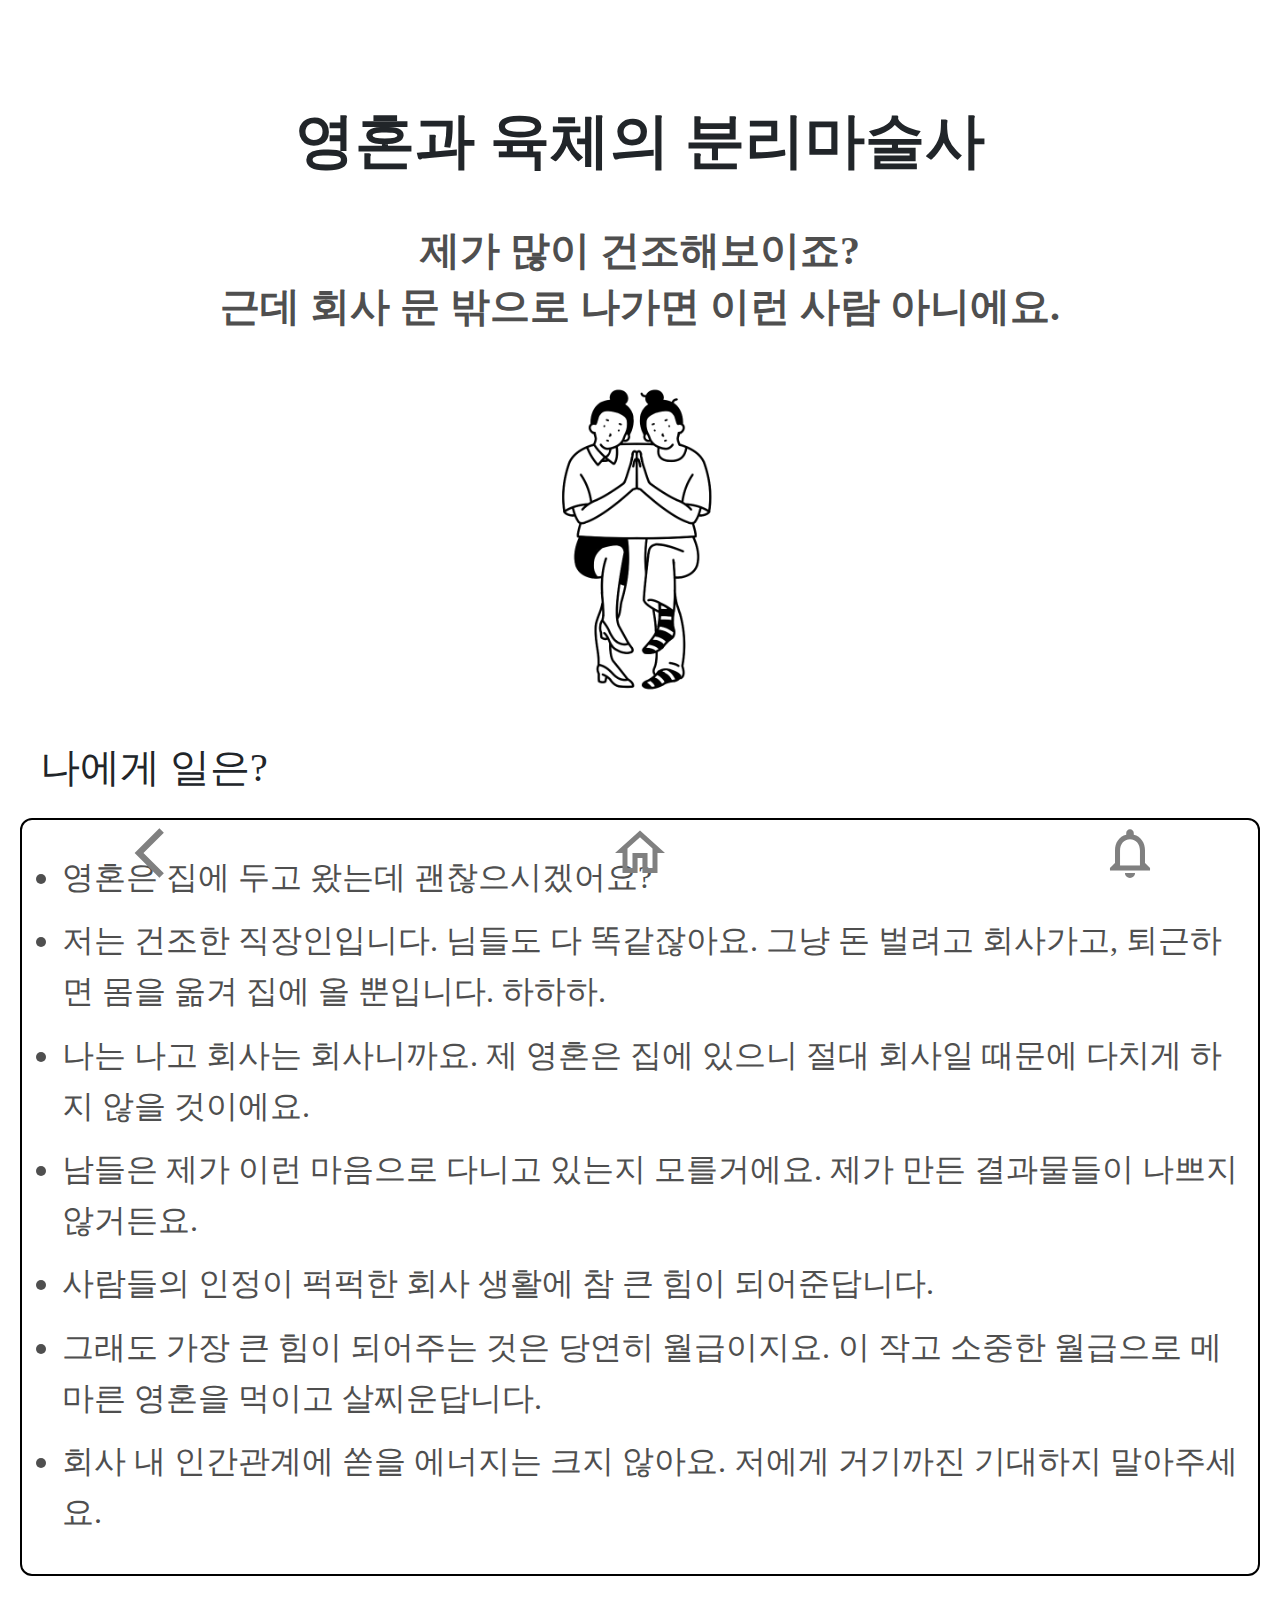
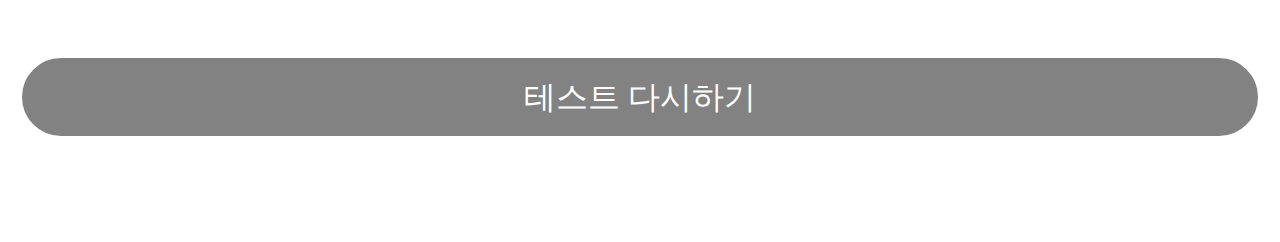
<file: result/type3.html>
<!DOCTYPE html>
<html lang="ko">
  <head>
    <meta http-equiv="Content-Type" content="text/html; charset=UTF-8" />

    <meta http-equiv="X-UA-Compatible" content="IE=edge" />
    <meta
      name="viewport"
      content="width=device-width, initial-scale=1, shrink-to-fit=no"
    />

    <title>직장인 부캐테스트 결과</title>
    <link
      href="https://fonts.googleapis.com/icon?family=Material+Icons|Material+Icons+Outlined"
      rel="stylesheet"
    />
    <script src="../files/jquery-3.5.1.min.js"></script>
    <style media="all" id="fa-v4-font-face">
      /*!
 * Font Awesome Free 5.15.3 by @fontawesome - https://fontawesome.com
 * License - https://fontawesome.com/license/free (Icons: CC BY 4.0, Fonts: SIL OFL 1.1, Code: MIT License)
 */
      @font-face {
        font-family: "FontAwesome";
        font-display: block;
        src: url(https://ka-f.fontawesome.com/releases/v5.15.3/webfonts/free-fa-solid-900.eot);
        src: url(https://ka-f.fontawesome.com/releases/v5.15.3/webfonts/free-fa-solid-900.eot?#iefix)
            format("embedded-opentype"),
          url(https://ka-f.fontawesome.com/releases/v5.15.3/webfonts/free-fa-solid-900.woff2)
            format("woff2"),
          url(https://ka-f.fontawesome.com/releases/v5.15.3/webfonts/free-fa-solid-900.woff)
            format("woff"),
          url(https://ka-f.fontawesome.com/releases/v5.15.3/webfonts/free-fa-solid-900.ttf)
            format("truetype"),
          url(https://ka-f.fontawesome.com/releases/v5.15.3/webfonts/free-fa-solid-900.svg#fontawesome)
            format("svg");
      }
      @font-face {
        font-family: "FontAwesome";
        font-display: block;
        src: url(https://ka-f.fontawesome.com/releases/v5.15.3/webfonts/free-fa-brands-400.eot);
        src: url(https://ka-f.fontawesome.com/releases/v5.15.3/webfonts/free-fa-brands-400.eot?#iefix)
            format("embedded-opentype"),
          url(https://ka-f.fontawesome.com/releases/v5.15.3/webfonts/free-fa-brands-400.woff2)
            format("woff2"),
          url(https://ka-f.fontawesome.com/releases/v5.15.3/webfonts/free-fa-brands-400.woff)
            format("woff"),
          url(https://ka-f.fontawesome.com/releases/v5.15.3/webfonts/free-fa-brands-400.ttf)
            format("truetype"),
          url(https://ka-f.fontawesome.com/releases/v5.15.3/webfonts/free-fa-brands-400.svg#fontawesome)
            format("svg");
      }
      @font-face {
        font-family: "FontAwesome";
        font-display: block;
        src: url(https://ka-f.fontawesome.com/releases/v5.15.3/webfonts/free-fa-regular-400.eot);
        src: url(https://ka-f.fontawesome.com/releases/v5.15.3/webfonts/free-fa-regular-400.eot?#iefix)
            format("embedded-opentype"),
          url(https://ka-f.fontawesome.com/releases/v5.15.3/webfonts/free-fa-regular-400.woff2)
            format("woff2"),
          url(https://ka-f.fontawesome.com/releases/v5.15.3/webfonts/free-fa-regular-400.woff)
            format("woff"),
          url(https://ka-f.fontawesome.com/releases/v5.15.3/webfonts/free-fa-regular-400.ttf)
            format("truetype"),
          url(https://ka-f.fontawesome.com/releases/v5.15.3/webfonts/free-fa-regular-400.svg#fontawesome)
            format("svg");
        unicode-range: U+f004-f005, U+f007, U+f017, U+f022, U+f024, U+f02e,
          U+f03e, U+f044, U+f057-f059, U+f06e, U+f070, U+f075, U+f07b-f07c,
          U+f080, U+f086, U+f089, U+f094, U+f09d, U+f0a0, U+f0a4-f0a7, U+f0c5,
          U+f0c7-f0c8, U+f0e0, U+f0eb, U+f0f3, U+f0f8, U+f0fe, U+f111,
          U+f118-f11a, U+f11c, U+f133, U+f144, U+f146, U+f14a, U+f14d-f14e,
          U+f150-f152, U+f15b-f15c, U+f164-f165, U+f185-f186, U+f191-f192,
          U+f1ad, U+f1c1-f1c9, U+f1cd, U+f1d8, U+f1e3, U+f1ea, U+f1f6, U+f1f9,
          U+f20a, U+f247-f249, U+f24d, U+f254-f25b, U+f25d, U+f271-f274, U+f279,
          U+f28b, U+f28d, U+f2b5-f2b6, U+f2b9, U+f2bb, U+f2bd, U+f2c1-f2c2,
          U+f2d0, U+f2d2, U+f2dc, U+f2ed, U+f3a5, U+f3d1, U+f410;
      }
      @font-face {
        font-family: "FontAwesome";
        font-display: block;
        src: url(https://ka-f.fontawesome.com/releases/v5.15.3/webfonts/free-fa-v4deprecations.eot);
        src: url(https://ka-f.fontawesome.com/releases/v5.15.3/webfonts/free-fa-v4deprecations.eot?#iefix)
            format("embedded-opentype"),
          url(https://ka-f.fontawesome.com/releases/v5.15.3/webfonts/free-fa-v4deprecations.woff2)
            format("woff2"),
          url(https://ka-f.fontawesome.com/releases/v5.15.3/webfonts/free-fa-v4deprecations.woff)
            format("woff"),
          url(https://ka-f.fontawesome.com/releases/v5.15.3/webfonts/free-fa-v4deprecations.ttf)
            format("truetype"),
          url(https://ka-f.fontawesome.com/releases/v5.15.3/webfonts/free-fa-v4deprecations.svg#fontawesome)
            format("svg");
        unicode-range: U+f003, U+f006, U+f014, U+f016, U+f01a-f01b, U+f01d,
          U+f040, U+f045-f047, U+f05c-f05d, U+f07d-f07e, U+f087-f088,
          U+f08a-f08b, U+f08e, U+f090, U+f096-f097, U+f0a2, U+f0e4-f0e6,
          U+f0ec-f0ee, U+f0f5-f0f7, U+f10c, U+f112, U+f114-f115, U+f11d, U+f123,
          U+f132, U+f145, U+f147-f149, U+f14c, U+f166, U+f16a, U+f172,
          U+f175-f178, U+f18e, U+f190, U+f196, U+f1b1, U+f1d9, U+f1db, U+f1f7,
          U+f20c, U+f219, U+f230, U+f24a, U+f250, U+f278, U+f27b, U+f283, U+f28c,
          U+f28e, U+f29b-f29c, U+f2b7, U+f2ba, U+f2bc, U+f2be, U+f2c0, U+f2c3,
          U+f2d3-f2d4;
      }
    </style>
    <style media="all" id="fa-v4-shims">
      /*!
 * Font Awesome Free 5.15.3 by @fontawesome - https://fontawesome.com
 * License - https://fontawesome.com/license/free (Icons: CC BY 4.0, Fonts: SIL OFL 1.1, Code: MIT License)
 */
      .fa.fa-glass:before {
        content: "\f000";
      }
      .fa.fa-meetup {
        font-family: "Font Awesome 5 Brands";
        font-weight: 400;
      }
      .fa.fa-star-o {
        font-family: "Font Awesome 5 Free";
        font-weight: 400;
      }
      .fa.fa-star-o:before {
        content: "\f005";
      }
      .fa.fa-close:before,
      .fa.fa-remove:before {
        content: "\f00d";
      }
      .fa.fa-gear:before {
        content: "\f013";
      }
      .fa.fa-trash-o {
        font-family: "Font Awesome 5 Free";
        font-weight: 400;
      }
      .fa.fa-trash-o:before {
        content: "\f2ed";
      }
      .fa.fa-file-o {
        font-family: "Font Awesome 5 Free";
        font-weight: 400;
      }
      .fa.fa-file-o:before {
        content: "\f15b";
      }
      .fa.fa-clock-o {
        font-family: "Font Awesome 5 Free";
        font-weight: 400;
      }
      .fa.fa-clock-o:before {
        content: "\f017";
      }
      .fa.fa-arrow-circle-o-down {
        font-family: "Font Awesome 5 Free";
        font-weight: 400;
      }
      .fa.fa-arrow-circle-o-down:before {
        content: "\f358";
      }
      .fa.fa-arrow-circle-o-up {
        font-family: "Font Awesome 5 Free";
        font-weight: 400;
      }
      .fa.fa-arrow-circle-o-up:before {
        content: "\f35b";
      }
      .fa.fa-play-circle-o {
        font-family: "Font Awesome 5 Free";
        font-weight: 400;
      }
      .fa.fa-play-circle-o:before {
        content: "\f144";
      }
      .fa.fa-repeat:before,
      .fa.fa-rotate-right:before {
        content: "\f01e";
      }
      .fa.fa-refresh:before {
        content: "\f021";
      }
      .fa.fa-list-alt {
        font-family: "Font Awesome 5 Free";
        font-weight: 400;
      }
      .fa.fa-dedent:before {
        content: "\f03b";
      }
      .fa.fa-video-camera:before {
        content: "\f03d";
      }
      .fa.fa-picture-o {
        font-family: "Font Awesome 5 Free";
        font-weight: 400;
      }
      .fa.fa-picture-o:before {
        content: "\f03e";
      }
      .fa.fa-photo {
        font-family: "Font Awesome 5 Free";
        font-weight: 400;
      }
      .fa.fa-photo:before {
        content: "\f03e";
      }
      .fa.fa-image {
        font-family: "Font Awesome 5 Free";
        font-weight: 400;
      }
      .fa.fa-image:before {
        content: "\f03e";
      }
      .fa.fa-pencil:before {
        content: "\f303";
      }
      .fa.fa-map-marker:before {
        content: "\f3c5";
      }
      .fa.fa-pencil-square-o {
        font-family: "Font Awesome 5 Free";
        font-weight: 400;
      }
      .fa.fa-pencil-square-o:before {
        content: "\f044";
      }
      .fa.fa-share-square-o {
        font-family: "Font Awesome 5 Free";
        font-weight: 400;
      }
      .fa.fa-share-square-o:before {
        content: "\f14d";
      }
      .fa.fa-check-square-o {
        font-family: "Font Awesome 5 Free";
        font-weight: 400;
      }
      .fa.fa-check-square-o:before {
        content: "\f14a";
      }
      .fa.fa-arrows:before {
        content: "\f0b2";
      }
      .fa.fa-times-circle-o {
        font-family: "Font Awesome 5 Free";
        font-weight: 400;
      }
      .fa.fa-times-circle-o:before {
        content: "\f057";
      }
      .fa.fa-check-circle-o {
        font-family: "Font Awesome 5 Free";
        font-weight: 400;
      }
      .fa.fa-check-circle-o:before {
        content: "\f058";
      }
      .fa.fa-mail-forward:before {
        content: "\f064";
      }
      .fa.fa-expand:before {
        content: "\f424";
      }
      .fa.fa-compress:before {
        content: "\f422";
      }
      .fa.fa-eye,
      .fa.fa-eye-slash {
        font-family: "Font Awesome 5 Free";
        font-weight: 400;
      }
      .fa.fa-warning:before {
        content: "\f071";
      }
      .fa.fa-calendar:before {
        content: "\f073";
      }
      .fa.fa-arrows-v:before {
        content: "\f338";
      }
      .fa.fa-arrows-h:before {
        content: "\f337";
      }
      .fa.fa-bar-chart {
        font-family: "Font Awesome 5 Free";
        font-weight: 400;
      }
      .fa.fa-bar-chart:before {
        content: "\f080";
      }
      .fa.fa-bar-chart-o {
        font-family: "Font Awesome 5 Free";
        font-weight: 400;
      }
      .fa.fa-bar-chart-o:before {
        content: "\f080";
      }
      .fa.fa-facebook-square,
      .fa.fa-twitter-square {
        font-family: "Font Awesome 5 Brands";
        font-weight: 400;
      }
      .fa.fa-gears:before {
        content: "\f085";
      }
      .fa.fa-thumbs-o-up {
        font-family: "Font Awesome 5 Free";
        font-weight: 400;
      }
      .fa.fa-thumbs-o-up:before {
        content: "\f164";
      }
      .fa.fa-thumbs-o-down {
        font-family: "Font Awesome 5 Free";
        font-weight: 400;
      }
      .fa.fa-thumbs-o-down:before {
        content: "\f165";
      }
      .fa.fa-heart-o {
        font-family: "Font Awesome 5 Free";
        font-weight: 400;
      }
      .fa.fa-heart-o:before {
        content: "\f004";
      }
      .fa.fa-sign-out:before {
        content: "\f2f5";
      }
      .fa.fa-linkedin-square {
        font-family: "Font Awesome 5 Brands";
        font-weight: 400;
      }
      .fa.fa-linkedin-square:before {
        content: "\f08c";
      }
      .fa.fa-thumb-tack:before {
        content: "\f08d";
      }
      .fa.fa-external-link:before {
        content: "\f35d";
      }
      .fa.fa-sign-in:before {
        content: "\f2f6";
      }
      .fa.fa-github-square {
        font-family: "Font Awesome 5 Brands";
        font-weight: 400;
      }
      .fa.fa-lemon-o {
        font-family: "Font Awesome 5 Free";
        font-weight: 400;
      }
      .fa.fa-lemon-o:before {
        content: "\f094";
      }
      .fa.fa-square-o {
        font-family: "Font Awesome 5 Free";
        font-weight: 400;
      }
      .fa.fa-square-o:before {
        content: "\f0c8";
      }
      .fa.fa-bookmark-o {
        font-family: "Font Awesome 5 Free";
        font-weight: 400;
      }
      .fa.fa-bookmark-o:before {
        content: "\f02e";
      }
      .fa.fa-facebook,
      .fa.fa-twitter {
        font-family: "Font Awesome 5 Brands";
        font-weight: 400;
      }
      .fa.fa-facebook:before {
        content: "\f39e";
      }
      .fa.fa-facebook-f {
        font-family: "Font Awesome 5 Brands";
        font-weight: 400;
      }
      .fa.fa-facebook-f:before {
        content: "\f39e";
      }
      .fa.fa-github {
        font-family: "Font Awesome 5 Brands";
        font-weight: 400;
      }
      .fa.fa-credit-card {
        font-family: "Font Awesome 5 Free";
        font-weight: 400;
      }
      .fa.fa-feed:before {
        content: "\f09e";
      }
      .fa.fa-hdd-o {
        font-family: "Font Awesome 5 Free";
        font-weight: 400;
      }
      .fa.fa-hdd-o:before {
        content: "\f0a0";
      }
      .fa.fa-hand-o-right {
        font-family: "Font Awesome 5 Free";
        font-weight: 400;
      }
      .fa.fa-hand-o-right:before {
        content: "\f0a4";
      }
      .fa.fa-hand-o-left {
        font-family: "Font Awesome 5 Free";
        font-weight: 400;
      }
      .fa.fa-hand-o-left:before {
        content: "\f0a5";
      }
      .fa.fa-hand-o-up {
        font-family: "Font Awesome 5 Free";
        font-weight: 400;
      }
      .fa.fa-hand-o-up:before {
        content: "\f0a6";
      }
      .fa.fa-hand-o-down {
        font-family: "Font Awesome 5 Free";
        font-weight: 400;
      }
      .fa.fa-hand-o-down:before {
        content: "\f0a7";
      }
      .fa.fa-arrows-alt:before {
        content: "\f31e";
      }
      .fa.fa-group:before {
        content: "\f0c0";
      }
      .fa.fa-chain:before {
        content: "\f0c1";
      }
      .fa.fa-scissors:before {
        content: "\f0c4";
      }
      .fa.fa-files-o {
        font-family: "Font Awesome 5 Free";
        font-weight: 400;
      }
      .fa.fa-files-o:before {
        content: "\f0c5";
      }
      .fa.fa-floppy-o {
        font-family: "Font Awesome 5 Free";
        font-weight: 400;
      }
      .fa.fa-floppy-o:before {
        content: "\f0c7";
      }
      .fa.fa-navicon:before,
      .fa.fa-reorder:before {
        content: "\f0c9";
      }
      .fa.fa-google-plus,
      .fa.fa-google-plus-square,
      .fa.fa-pinterest,
      .fa.fa-pinterest-square {
        font-family: "Font Awesome 5 Brands";
        font-weight: 400;
      }
      .fa.fa-google-plus:before {
        content: "\f0d5";
      }
      .fa.fa-money {
        font-family: "Font Awesome 5 Free";
        font-weight: 400;
      }
      .fa.fa-money:before {
        content: "\f3d1";
      }
      .fa.fa-unsorted:before {
        content: "\f0dc";
      }
      .fa.fa-sort-desc:before {
        content: "\f0dd";
      }
      .fa.fa-sort-asc:before {
        content: "\f0de";
      }
      .fa.fa-linkedin {
        font-family: "Font Awesome 5 Brands";
        font-weight: 400;
      }
      .fa.fa-linkedin:before {
        content: "\f0e1";
      }
      .fa.fa-rotate-left:before {
        content: "\f0e2";
      }
      .fa.fa-legal:before {
        content: "\f0e3";
      }
      .fa.fa-dashboard:before,
      .fa.fa-tachometer:before {
        content: "\f3fd";
      }
      .fa.fa-comment-o {
        font-family: "Font Awesome 5 Free";
        font-weight: 400;
      }
      .fa.fa-comment-o:before {
        content: "\f075";
      }
      .fa.fa-comments-o {
        font-family: "Font Awesome 5 Free";
        font-weight: 400;
      }
      .fa.fa-comments-o:before {
        content: "\f086";
      }
      .fa.fa-flash:before {
        content: "\f0e7";
      }
      .fa.fa-clipboard,
      .fa.fa-paste {
        font-family: "Font Awesome 5 Free";
        font-weight: 400;
      }
      .fa.fa-paste:before {
        content: "\f328";
      }
      .fa.fa-lightbulb-o {
        font-family: "Font Awesome 5 Free";
        font-weight: 400;
      }
      .fa.fa-lightbulb-o:before {
        content: "\f0eb";
      }
      .fa.fa-exchange:before {
        content: "\f362";
      }
      .fa.fa-cloud-download:before {
        content: "\f381";
      }
      .fa.fa-cloud-upload:before {
        content: "\f382";
      }
      .fa.fa-bell-o {
        font-family: "Font Awesome 5 Free";
        font-weight: 400;
      }
      .fa.fa-bell-o:before {
        content: "\f0f3";
      }
      .fa.fa-cutlery:before {
        content: "\f2e7";
      }
      .fa.fa-file-text-o {
        font-family: "Font Awesome 5 Free";
        font-weight: 400;
      }
      .fa.fa-file-text-o:before {
        content: "\f15c";
      }
      .fa.fa-building-o {
        font-family: "Font Awesome 5 Free";
        font-weight: 400;
      }
      .fa.fa-building-o:before {
        content: "\f1ad";
      }
      .fa.fa-hospital-o {
        font-family: "Font Awesome 5 Free";
        font-weight: 400;
      }
      .fa.fa-hospital-o:before {
        content: "\f0f8";
      }
      .fa.fa-tablet:before {
        content: "\f3fa";
      }
      .fa.fa-mobile-phone:before,
      .fa.fa-mobile:before {
        content: "\f3cd";
      }
      .fa.fa-circle-o {
        font-family: "Font Awesome 5 Free";
        font-weight: 400;
      }
      .fa.fa-circle-o:before {
        content: "\f111";
      }
      .fa.fa-mail-reply:before {
        content: "\f3e5";
      }
      .fa.fa-github-alt {
        font-family: "Font Awesome 5 Brands";
        font-weight: 400;
      }
      .fa.fa-folder-o {
        font-family: "Font Awesome 5 Free";
        font-weight: 400;
      }
      .fa.fa-folder-o:before {
        content: "\f07b";
      }
      .fa.fa-folder-open-o {
        font-family: "Font Awesome 5 Free";
        font-weight: 400;
      }
      .fa.fa-folder-open-o:before {
        content: "\f07c";
      }
      .fa.fa-smile-o {
        font-family: "Font Awesome 5 Free";
        font-weight: 400;
      }
      .fa.fa-smile-o:before {
        content: "\f118";
      }
      .fa.fa-frown-o {
        font-family: "Font Awesome 5 Free";
        font-weight: 400;
      }
      .fa.fa-frown-o:before {
        content: "\f119";
      }
      .fa.fa-meh-o {
        font-family: "Font Awesome 5 Free";
        font-weight: 400;
      }
      .fa.fa-meh-o:before {
        content: "\f11a";
      }
      .fa.fa-keyboard-o {
        font-family: "Font Awesome 5 Free";
        font-weight: 400;
      }
      .fa.fa-keyboard-o:before {
        content: "\f11c";
      }
      .fa.fa-flag-o {
        font-family: "Font Awesome 5 Free";
        font-weight: 400;
      }
      .fa.fa-flag-o:before {
        content: "\f024";
      }
      .fa.fa-mail-reply-all:before {
        content: "\f122";
      }
      .fa.fa-star-half-o {
        font-family: "Font Awesome 5 Free";
        font-weight: 400;
      }
      .fa.fa-star-half-o:before {
        content: "\f089";
      }
      .fa.fa-star-half-empty {
        font-family: "Font Awesome 5 Free";
        font-weight: 400;
      }
      .fa.fa-star-half-empty:before {
        content: "\f089";
      }
      .fa.fa-star-half-full {
        font-family: "Font Awesome 5 Free";
        font-weight: 400;
      }
      .fa.fa-star-half-full:before {
        content: "\f089";
      }
      .fa.fa-code-fork:before {
        content: "\f126";
      }
      .fa.fa-chain-broken:before {
        content: "\f127";
      }
      .fa.fa-shield:before {
        content: "\f3ed";
      }
      .fa.fa-calendar-o {
        font-family: "Font Awesome 5 Free";
        font-weight: 400;
      }
      .fa.fa-calendar-o:before {
        content: "\f133";
      }
      .fa.fa-css3,
      .fa.fa-html5,
      .fa.fa-maxcdn {
        font-family: "Font Awesome 5 Brands";
        font-weight: 400;
      }
      .fa.fa-ticket:before {
        content: "\f3ff";
      }
      .fa.fa-minus-square-o {
        font-family: "Font Awesome 5 Free";
        font-weight: 400;
      }
      .fa.fa-minus-square-o:before {
        content: "\f146";
      }
      .fa.fa-level-up:before {
        content: "\f3bf";
      }
      .fa.fa-level-down:before {
        content: "\f3be";
      }
      .fa.fa-pencil-square:before {
        content: "\f14b";
      }
      .fa.fa-external-link-square:before {
        content: "\f360";
      }
      .fa.fa-compass {
        font-family: "Font Awesome 5 Free";
        font-weight: 400;
      }
      .fa.fa-caret-square-o-down {
        font-family: "Font Awesome 5 Free";
        font-weight: 400;
      }
      .fa.fa-caret-square-o-down:before {
        content: "\f150";
      }
      .fa.fa-toggle-down {
        font-family: "Font Awesome 5 Free";
        font-weight: 400;
      }
      .fa.fa-toggle-down:before {
        content: "\f150";
      }
      .fa.fa-caret-square-o-up {
        font-family: "Font Awesome 5 Free";
        font-weight: 400;
      }
      .fa.fa-caret-square-o-up:before {
        content: "\f151";
      }
      .fa.fa-toggle-up {
        font-family: "Font Awesome 5 Free";
        font-weight: 400;
      }
      .fa.fa-toggle-up:before {
        content: "\f151";
      }
      .fa.fa-caret-square-o-right {
        font-family: "Font Awesome 5 Free";
        font-weight: 400;
      }
      .fa.fa-caret-square-o-right:before {
        content: "\f152";
      }
      .fa.fa-toggle-right {
        font-family: "Font Awesome 5 Free";
        font-weight: 400;
      }
      .fa.fa-toggle-right:before {
        content: "\f152";
      }
      .fa.fa-eur:before,
      .fa.fa-euro:before {
        content: "\f153";
      }
      .fa.fa-gbp:before {
        content: "\f154";
      }
      .fa.fa-dollar:before,
      .fa.fa-usd:before {
        content: "\f155";
      }
      .fa.fa-inr:before,
      .fa.fa-rupee:before {
        content: "\f156";
      }
      .fa.fa-cny:before,
      .fa.fa-jpy:before,
      .fa.fa-rmb:before,
      .fa.fa-yen:before {
        content: "\f157";
      }
      .fa.fa-rouble:before,
      .fa.fa-rub:before,
      .fa.fa-ruble:before {
        content: "\f158";
      }
      .fa.fa-krw:before,
      .fa.fa-won:before {
        content: "\f159";
      }
      .fa.fa-bitcoin,
      .fa.fa-btc {
        font-family: "Font Awesome 5 Brands";
        font-weight: 400;
      }
      .fa.fa-bitcoin:before {
        content: "\f15a";
      }
      .fa.fa-file-text:before {
        content: "\f15c";
      }
      .fa.fa-sort-alpha-asc:before {
        content: "\f15d";
      }
      .fa.fa-sort-alpha-desc:before {
        content: "\f881";
      }
      .fa.fa-sort-amount-asc:before {
        content: "\f160";
      }
      .fa.fa-sort-amount-desc:before {
        content: "\f884";
      }
      .fa.fa-sort-numeric-asc:before {
        content: "\f162";
      }
      .fa.fa-sort-numeric-desc:before {
        content: "\f886";
      }
      .fa.fa-xing,
      .fa.fa-xing-square,
      .fa.fa-youtube,
      .fa.fa-youtube-play,
      .fa.fa-youtube-square {
        font-family: "Font Awesome 5 Brands";
        font-weight: 400;
      }
      .fa.fa-youtube-play:before {
        content: "\f167";
      }
      .fa.fa-adn,
      .fa.fa-bitbucket,
      .fa.fa-bitbucket-square,
      .fa.fa-dropbox,
      .fa.fa-flickr,
      .fa.fa-instagram,
      .fa.fa-stack-overflow {
        font-family: "Font Awesome 5 Brands";
        font-weight: 400;
      }
      .fa.fa-bitbucket-square:before {
        content: "\f171";
      }
      .fa.fa-tumblr,
      .fa.fa-tumblr-square {
        font-family: "Font Awesome 5 Brands";
        font-weight: 400;
      }
      .fa.fa-long-arrow-down:before {
        content: "\f309";
      }
      .fa.fa-long-arrow-up:before {
        content: "\f30c";
      }
      .fa.fa-long-arrow-left:before {
        content: "\f30a";
      }
      .fa.fa-long-arrow-right:before {
        content: "\f30b";
      }
      .fa.fa-android,
      .fa.fa-apple,
      .fa.fa-dribbble,
      .fa.fa-foursquare,
      .fa.fa-gittip,
      .fa.fa-gratipay,
      .fa.fa-linux,
      .fa.fa-skype,
      .fa.fa-trello,
      .fa.fa-windows {
        font-family: "Font Awesome 5 Brands";
        font-weight: 400;
      }
      .fa.fa-gittip:before {
        content: "\f184";
      }
      .fa.fa-sun-o {
        font-family: "Font Awesome 5 Free";
        font-weight: 400;
      }
      .fa.fa-sun-o:before {
        content: "\f185";
      }
      .fa.fa-moon-o {
        font-family: "Font Awesome 5 Free";
        font-weight: 400;
      }
      .fa.fa-moon-o:before {
        content: "\f186";
      }
      .fa.fa-pagelines,
      .fa.fa-renren,
      .fa.fa-stack-exchange,
      .fa.fa-vk,
      .fa.fa-weibo {
        font-family: "Font Awesome 5 Brands";
        font-weight: 400;
      }
      .fa.fa-arrow-circle-o-right {
        font-family: "Font Awesome 5 Free";
        font-weight: 400;
      }
      .fa.fa-arrow-circle-o-right:before {
        content: "\f35a";
      }
      .fa.fa-arrow-circle-o-left {
        font-family: "Font Awesome 5 Free";
        font-weight: 400;
      }
      .fa.fa-arrow-circle-o-left:before {
        content: "\f359";
      }
      .fa.fa-caret-square-o-left {
        font-family: "Font Awesome 5 Free";
        font-weight: 400;
      }
      .fa.fa-caret-square-o-left:before {
        content: "\f191";
      }
      .fa.fa-toggle-left {
        font-family: "Font Awesome 5 Free";
        font-weight: 400;
      }
      .fa.fa-toggle-left:before {
        content: "\f191";
      }
      .fa.fa-dot-circle-o {
        font-family: "Font Awesome 5 Free";
        font-weight: 400;
      }
      .fa.fa-dot-circle-o:before {
        content: "\f192";
      }
      .fa.fa-vimeo-square {
        font-family: "Font Awesome 5 Brands";
        font-weight: 400;
      }
      .fa.fa-try:before,
      .fa.fa-turkish-lira:before {
        content: "\f195";
      }
      .fa.fa-plus-square-o {
        font-family: "Font Awesome 5 Free";
        font-weight: 400;
      }
      .fa.fa-plus-square-o:before {
        content: "\f0fe";
      }
      .fa.fa-openid,
      .fa.fa-slack,
      .fa.fa-wordpress {
        font-family: "Font Awesome 5 Brands";
        font-weight: 400;
      }
      .fa.fa-bank:before,
      .fa.fa-institution:before {
        content: "\f19c";
      }
      .fa.fa-mortar-board:before {
        content: "\f19d";
      }
      .fa.fa-delicious,
      .fa.fa-digg,
      .fa.fa-drupal,
      .fa.fa-google,
      .fa.fa-joomla,
      .fa.fa-pied-piper-alt,
      .fa.fa-pied-piper-pp,
      .fa.fa-reddit,
      .fa.fa-reddit-square,
      .fa.fa-stumbleupon,
      .fa.fa-stumbleupon-circle,
      .fa.fa-yahoo {
        font-family: "Font Awesome 5 Brands";
        font-weight: 400;
      }
      .fa.fa-spoon:before {
        content: "\f2e5";
      }
      .fa.fa-behance,
      .fa.fa-behance-square,
      .fa.fa-steam,
      .fa.fa-steam-square {
        font-family: "Font Awesome 5 Brands";
        font-weight: 400;
      }
      .fa.fa-automobile:before {
        content: "\f1b9";
      }
      .fa.fa-envelope-o {
        font-family: "Font Awesome 5 Free";
        font-weight: 400;
      }
      .fa.fa-envelope-o:before {
        content: "\f0e0";
      }
      .fa.fa-deviantart,
      .fa.fa-soundcloud,
      .fa.fa-spotify {
        font-family: "Font Awesome 5 Brands";
        font-weight: 400;
      }
      .fa.fa-file-pdf-o {
        font-family: "Font Awesome 5 Free";
        font-weight: 400;
      }
      .fa.fa-file-pdf-o:before {
        content: "\f1c1";
      }
      .fa.fa-file-word-o {
        font-family: "Font Awesome 5 Free";
        font-weight: 400;
      }
      .fa.fa-file-word-o:before {
        content: "\f1c2";
      }
      .fa.fa-file-excel-o {
        font-family: "Font Awesome 5 Free";
        font-weight: 400;
      }
      .fa.fa-file-excel-o:before {
        content: "\f1c3";
      }
      .fa.fa-file-powerpoint-o {
        font-family: "Font Awesome 5 Free";
        font-weight: 400;
      }
      .fa.fa-file-powerpoint-o:before {
        content: "\f1c4";
      }
      .fa.fa-file-image-o {
        font-family: "Font Awesome 5 Free";
        font-weight: 400;
      }
      .fa.fa-file-image-o:before {
        content: "\f1c5";
      }
      .fa.fa-file-photo-o {
        font-family: "Font Awesome 5 Free";
        font-weight: 400;
      }
      .fa.fa-file-photo-o:before {
        content: "\f1c5";
      }
      .fa.fa-file-picture-o {
        font-family: "Font Awesome 5 Free";
        font-weight: 400;
      }
      .fa.fa-file-picture-o:before {
        content: "\f1c5";
      }
      .fa.fa-file-archive-o {
        font-family: "Font Awesome 5 Free";
        font-weight: 400;
      }
      .fa.fa-file-archive-o:before {
        content: "\f1c6";
      }
      .fa.fa-file-zip-o {
        font-family: "Font Awesome 5 Free";
        font-weight: 400;
      }
      .fa.fa-file-zip-o:before {
        content: "\f1c6";
      }
      .fa.fa-file-audio-o {
        font-family: "Font Awesome 5 Free";
        font-weight: 400;
      }
      .fa.fa-file-audio-o:before {
        content: "\f1c7";
      }
      .fa.fa-file-sound-o {
        font-family: "Font Awesome 5 Free";
        font-weight: 400;
      }
      .fa.fa-file-sound-o:before {
        content: "\f1c7";
      }
      .fa.fa-file-video-o {
        font-family: "Font Awesome 5 Free";
        font-weight: 400;
      }
      .fa.fa-file-video-o:before {
        content: "\f1c8";
      }
      .fa.fa-file-movie-o {
        font-family: "Font Awesome 5 Free";
        font-weight: 400;
      }
      .fa.fa-file-movie-o:before {
        content: "\f1c8";
      }
      .fa.fa-file-code-o {
        font-family: "Font Awesome 5 Free";
        font-weight: 400;
      }
      .fa.fa-file-code-o:before {
        content: "\f1c9";
      }
      .fa.fa-codepen,
      .fa.fa-jsfiddle,
      .fa.fa-vine {
        font-family: "Font Awesome 5 Brands";
        font-weight: 400;
      }
      .fa.fa-life-bouy,
      .fa.fa-life-ring {
        font-family: "Font Awesome 5 Free";
        font-weight: 400;
      }
      .fa.fa-life-bouy:before {
        content: "\f1cd";
      }
      .fa.fa-life-buoy {
        font-family: "Font Awesome 5 Free";
        font-weight: 400;
      }
      .fa.fa-life-buoy:before {
        content: "\f1cd";
      }
      .fa.fa-life-saver {
        font-family: "Font Awesome 5 Free";
        font-weight: 400;
      }
      .fa.fa-life-saver:before {
        content: "\f1cd";
      }
      .fa.fa-support {
        font-family: "Font Awesome 5 Free";
        font-weight: 400;
      }
      .fa.fa-support:before {
        content: "\f1cd";
      }
      .fa.fa-circle-o-notch:before {
        content: "\f1ce";
      }
      .fa.fa-ra,
      .fa.fa-rebel {
        font-family: "Font Awesome 5 Brands";
        font-weight: 400;
      }
      .fa.fa-ra:before {
        content: "\f1d0";
      }
      .fa.fa-resistance {
        font-family: "Font Awesome 5 Brands";
        font-weight: 400;
      }
      .fa.fa-resistance:before {
        content: "\f1d0";
      }
      .fa.fa-empire,
      .fa.fa-ge {
        font-family: "Font Awesome 5 Brands";
        font-weight: 400;
      }
      .fa.fa-ge:before {
        content: "\f1d1";
      }
      .fa.fa-git,
      .fa.fa-git-square,
      .fa.fa-hacker-news,
      .fa.fa-y-combinator-square {
        font-family: "Font Awesome 5 Brands";
        font-weight: 400;
      }
      .fa.fa-y-combinator-square:before {
        content: "\f1d4";
      }
      .fa.fa-yc-square {
        font-family: "Font Awesome 5 Brands";
        font-weight: 400;
      }
      .fa.fa-yc-square:before {
        content: "\f1d4";
      }
      .fa.fa-qq,
      .fa.fa-tencent-weibo,
      .fa.fa-wechat,
      .fa.fa-weixin {
        font-family: "Font Awesome 5 Brands";
        font-weight: 400;
      }
      .fa.fa-wechat:before {
        content: "\f1d7";
      }
      .fa.fa-send:before {
        content: "\f1d8";
      }
      .fa.fa-paper-plane-o {
        font-family: "Font Awesome 5 Free";
        font-weight: 400;
      }
      .fa.fa-paper-plane-o:before {
        content: "\f1d8";
      }
      .fa.fa-send-o {
        font-family: "Font Awesome 5 Free";
        font-weight: 400;
      }
      .fa.fa-send-o:before {
        content: "\f1d8";
      }
      .fa.fa-circle-thin {
        font-family: "Font Awesome 5 Free";
        font-weight: 400;
      }
      .fa.fa-circle-thin:before {
        content: "\f111";
      }
      .fa.fa-header:before {
        content: "\f1dc";
      }
      .fa.fa-sliders:before {
        content: "\f1de";
      }
      .fa.fa-futbol-o {
        font-family: "Font Awesome 5 Free";
        font-weight: 400;
      }
      .fa.fa-futbol-o:before {
        content: "\f1e3";
      }
      .fa.fa-soccer-ball-o {
        font-family: "Font Awesome 5 Free";
        font-weight: 400;
      }
      .fa.fa-soccer-ball-o:before {
        content: "\f1e3";
      }
      .fa.fa-slideshare,
      .fa.fa-twitch,
      .fa.fa-yelp {
        font-family: "Font Awesome 5 Brands";
        font-weight: 400;
      }
      .fa.fa-newspaper-o {
        font-family: "Font Awesome 5 Free";
        font-weight: 400;
      }
      .fa.fa-newspaper-o:before {
        content: "\f1ea";
      }
      .fa.fa-cc-amex,
      .fa.fa-cc-discover,
      .fa.fa-cc-mastercard,
      .fa.fa-cc-paypal,
      .fa.fa-cc-stripe,
      .fa.fa-cc-visa,
      .fa.fa-google-wallet,
      .fa.fa-paypal {
        font-family: "Font Awesome 5 Brands";
        font-weight: 400;
      }
      .fa.fa-bell-slash-o {
        font-family: "Font Awesome 5 Free";
        font-weight: 400;
      }
      .fa.fa-bell-slash-o:before {
        content: "\f1f6";
      }
      .fa.fa-trash:before {
        content: "\f2ed";
      }
      .fa.fa-copyright {
        font-family: "Font Awesome 5 Free";
        font-weight: 400;
      }
      .fa.fa-eyedropper:before {
        content: "\f1fb";
      }
      .fa.fa-area-chart:before {
        content: "\f1fe";
      }
      .fa.fa-pie-chart:before {
        content: "\f200";
      }
      .fa.fa-line-chart:before {
        content: "\f201";
      }
      .fa.fa-angellist,
      .fa.fa-ioxhost,
      .fa.fa-lastfm,
      .fa.fa-lastfm-square {
        font-family: "Font Awesome 5 Brands";
        font-weight: 400;
      }
      .fa.fa-cc {
        font-family: "Font Awesome 5 Free";
        font-weight: 400;
      }
      .fa.fa-cc:before {
        content: "\f20a";
      }
      .fa.fa-ils:before,
      .fa.fa-shekel:before,
      .fa.fa-sheqel:before {
        content: "\f20b";
      }
      .fa.fa-meanpath {
        font-family: "Font Awesome 5 Brands";
        font-weight: 400;
      }
      .fa.fa-meanpath:before {
        content: "\f2b4";
      }
      .fa.fa-buysellads,
      .fa.fa-connectdevelop,
      .fa.fa-dashcube,
      .fa.fa-forumbee,
      .fa.fa-leanpub,
      .fa.fa-sellsy,
      .fa.fa-shirtsinbulk,
      .fa.fa-simplybuilt,
      .fa.fa-skyatlas {
        font-family: "Font Awesome 5 Brands";
        font-weight: 400;
      }
      .fa.fa-diamond {
        font-family: "Font Awesome 5 Free";
        font-weight: 400;
      }
      .fa.fa-diamond:before {
        content: "\f3a5";
      }
      .fa.fa-intersex:before {
        content: "\f224";
      }
      .fa.fa-facebook-official {
        font-family: "Font Awesome 5 Brands";
        font-weight: 400;
      }
      .fa.fa-facebook-official:before {
        content: "\f09a";
      }
      .fa.fa-pinterest-p,
      .fa.fa-whatsapp {
        font-family: "Font Awesome 5 Brands";
        font-weight: 400;
      }
      .fa.fa-hotel:before {
        content: "\f236";
      }
      .fa.fa-medium,
      .fa.fa-viacoin,
      .fa.fa-y-combinator,
      .fa.fa-yc {
        font-family: "Font Awesome 5 Brands";
        font-weight: 400;
      }
      .fa.fa-yc:before {
        content: "\f23b";
      }
      .fa.fa-expeditedssl,
      .fa.fa-opencart,
      .fa.fa-optin-monster {
        font-family: "Font Awesome 5 Brands";
        font-weight: 400;
      }
      .fa.fa-battery-4:before,
      .fa.fa-battery:before {
        content: "\f240";
      }
      .fa.fa-battery-3:before {
        content: "\f241";
      }
      .fa.fa-battery-2:before {
        content: "\f242";
      }
      .fa.fa-battery-1:before {
        content: "\f243";
      }
      .fa.fa-battery-0:before {
        content: "\f244";
      }
      .fa.fa-object-group,
      .fa.fa-object-ungroup,
      .fa.fa-sticky-note-o {
        font-family: "Font Awesome 5 Free";
        font-weight: 400;
      }
      .fa.fa-sticky-note-o:before {
        content: "\f249";
      }
      .fa.fa-cc-diners-club,
      .fa.fa-cc-jcb {
        font-family: "Font Awesome 5 Brands";
        font-weight: 400;
      }
      .fa.fa-clone,
      .fa.fa-hourglass-o {
        font-family: "Font Awesome 5 Free";
        font-weight: 400;
      }
      .fa.fa-hourglass-o:before {
        content: "\f254";
      }
      .fa.fa-hourglass-1:before {
        content: "\f251";
      }
      .fa.fa-hourglass-2:before {
        content: "\f252";
      }
      .fa.fa-hourglass-3:before {
        content: "\f253";
      }
      .fa.fa-hand-rock-o {
        font-family: "Font Awesome 5 Free";
        font-weight: 400;
      }
      .fa.fa-hand-rock-o:before {
        content: "\f255";
      }
      .fa.fa-hand-grab-o {
        font-family: "Font Awesome 5 Free";
        font-weight: 400;
      }
      .fa.fa-hand-grab-o:before {
        content: "\f255";
      }
      .fa.fa-hand-paper-o {
        font-family: "Font Awesome 5 Free";
        font-weight: 400;
      }
      .fa.fa-hand-paper-o:before {
        content: "\f256";
      }
      .fa.fa-hand-stop-o {
        font-family: "Font Awesome 5 Free";
        font-weight: 400;
      }
      .fa.fa-hand-stop-o:before {
        content: "\f256";
      }
      .fa.fa-hand-scissors-o {
        font-family: "Font Awesome 5 Free";
        font-weight: 400;
      }
      .fa.fa-hand-scissors-o:before {
        content: "\f257";
      }
      .fa.fa-hand-lizard-o {
        font-family: "Font Awesome 5 Free";
        font-weight: 400;
      }
      .fa.fa-hand-lizard-o:before {
        content: "\f258";
      }
      .fa.fa-hand-spock-o {
        font-family: "Font Awesome 5 Free";
        font-weight: 400;
      }
      .fa.fa-hand-spock-o:before {
        content: "\f259";
      }
      .fa.fa-hand-pointer-o {
        font-family: "Font Awesome 5 Free";
        font-weight: 400;
      }
      .fa.fa-hand-pointer-o:before {
        content: "\f25a";
      }
      .fa.fa-hand-peace-o {
        font-family: "Font Awesome 5 Free";
        font-weight: 400;
      }
      .fa.fa-hand-peace-o:before {
        content: "\f25b";
      }
      .fa.fa-registered {
        font-family: "Font Awesome 5 Free";
        font-weight: 400;
      }
      .fa.fa-chrome,
      .fa.fa-creative-commons,
      .fa.fa-firefox,
      .fa.fa-get-pocket,
      .fa.fa-gg,
      .fa.fa-gg-circle,
      .fa.fa-internet-explorer,
      .fa.fa-odnoklassniki,
      .fa.fa-odnoklassniki-square,
      .fa.fa-opera,
      .fa.fa-safari,
      .fa.fa-tripadvisor,
      .fa.fa-wikipedia-w {
        font-family: "Font Awesome 5 Brands";
        font-weight: 400;
      }
      .fa.fa-television:before {
        content: "\f26c";
      }
      .fa.fa-500px,
      .fa.fa-amazon,
      .fa.fa-contao {
        font-family: "Font Awesome 5 Brands";
        font-weight: 400;
      }
      .fa.fa-calendar-plus-o {
        font-family: "Font Awesome 5 Free";
        font-weight: 400;
      }
      .fa.fa-calendar-plus-o:before {
        content: "\f271";
      }
      .fa.fa-calendar-minus-o {
        font-family: "Font Awesome 5 Free";
        font-weight: 400;
      }
      .fa.fa-calendar-minus-o:before {
        content: "\f272";
      }
      .fa.fa-calendar-times-o {
        font-family: "Font Awesome 5 Free";
        font-weight: 400;
      }
      .fa.fa-calendar-times-o:before {
        content: "\f273";
      }
      .fa.fa-calendar-check-o {
        font-family: "Font Awesome 5 Free";
        font-weight: 400;
      }
      .fa.fa-calendar-check-o:before {
        content: "\f274";
      }
      .fa.fa-map-o {
        font-family: "Font Awesome 5 Free";
        font-weight: 400;
      }
      .fa.fa-map-o:before {
        content: "\f279";
      }
      .fa.fa-commenting:before {
        content: "\f4ad";
      }
      .fa.fa-commenting-o {
        font-family: "Font Awesome 5 Free";
        font-weight: 400;
      }
      .fa.fa-commenting-o:before {
        content: "\f4ad";
      }
      .fa.fa-houzz,
      .fa.fa-vimeo {
        font-family: "Font Awesome 5 Brands";
        font-weight: 400;
      }
      .fa.fa-vimeo:before {
        content: "\f27d";
      }
      .fa.fa-black-tie,
      .fa.fa-edge,
      .fa.fa-fonticons,
      .fa.fa-reddit-alien {
        font-family: "Font Awesome 5 Brands";
        font-weight: 400;
      }
      .fa.fa-credit-card-alt:before {
        content: "\f09d";
      }
      .fa.fa-codiepie,
      .fa.fa-fort-awesome,
      .fa.fa-mixcloud,
      .fa.fa-modx,
      .fa.fa-product-hunt,
      .fa.fa-scribd,
      .fa.fa-usb {
        font-family: "Font Awesome 5 Brands";
        font-weight: 400;
      }
      .fa.fa-pause-circle-o {
        font-family: "Font Awesome 5 Free";
        font-weight: 400;
      }
      .fa.fa-pause-circle-o:before {
        content: "\f28b";
      }
      .fa.fa-stop-circle-o {
        font-family: "Font Awesome 5 Free";
        font-weight: 400;
      }
      .fa.fa-stop-circle-o:before {
        content: "\f28d";
      }
      .fa.fa-bluetooth,
      .fa.fa-bluetooth-b,
      .fa.fa-envira,
      .fa.fa-gitlab,
      .fa.fa-wheelchair-alt,
      .fa.fa-wpbeginner,
      .fa.fa-wpforms {
        font-family: "Font Awesome 5 Brands";
        font-weight: 400;
      }
      .fa.fa-wheelchair-alt:before {
        content: "\f368";
      }
      .fa.fa-question-circle-o {
        font-family: "Font Awesome 5 Free";
        font-weight: 400;
      }
      .fa.fa-question-circle-o:before {
        content: "\f059";
      }
      .fa.fa-volume-control-phone:before {
        content: "\f2a0";
      }
      .fa.fa-asl-interpreting:before {
        content: "\f2a3";
      }
      .fa.fa-deafness:before,
      .fa.fa-hard-of-hearing:before {
        content: "\f2a4";
      }
      .fa.fa-glide,
      .fa.fa-glide-g {
        font-family: "Font Awesome 5 Brands";
        font-weight: 400;
      }
      .fa.fa-signing:before {
        content: "\f2a7";
      }
      .fa.fa-first-order,
      .fa.fa-google-plus-official,
      .fa.fa-pied-piper,
      .fa.fa-snapchat,
      .fa.fa-snapchat-ghost,
      .fa.fa-snapchat-square,
      .fa.fa-themeisle,
      .fa.fa-viadeo,
      .fa.fa-viadeo-square,
      .fa.fa-yoast {
        font-family: "Font Awesome 5 Brands";
        font-weight: 400;
      }
      .fa.fa-google-plus-official:before {
        content: "\f2b3";
      }
      .fa.fa-google-plus-circle {
        font-family: "Font Awesome 5 Brands";
        font-weight: 400;
      }
      .fa.fa-google-plus-circle:before {
        content: "\f2b3";
      }
      .fa.fa-fa,
      .fa.fa-font-awesome {
        font-family: "Font Awesome 5 Brands";
        font-weight: 400;
      }
      .fa.fa-fa:before {
        content: "\f2b4";
      }
      .fa.fa-handshake-o {
        font-family: "Font Awesome 5 Free";
        font-weight: 400;
      }
      .fa.fa-handshake-o:before {
        content: "\f2b5";
      }
      .fa.fa-envelope-open-o {
        font-family: "Font Awesome 5 Free";
        font-weight: 400;
      }
      .fa.fa-envelope-open-o:before {
        content: "\f2b6";
      }
      .fa.fa-linode {
        font-family: "Font Awesome 5 Brands";
        font-weight: 400;
      }
      .fa.fa-address-book-o {
        font-family: "Font Awesome 5 Free";
        font-weight: 400;
      }
      .fa.fa-address-book-o:before {
        content: "\f2b9";
      }
      .fa.fa-vcard:before {
        content: "\f2bb";
      }
      .fa.fa-address-card-o {
        font-family: "Font Awesome 5 Free";
        font-weight: 400;
      }
      .fa.fa-address-card-o:before {
        content: "\f2bb";
      }
      .fa.fa-vcard-o {
        font-family: "Font Awesome 5 Free";
        font-weight: 400;
      }
      .fa.fa-vcard-o:before {
        content: "\f2bb";
      }
      .fa.fa-user-circle-o {
        font-family: "Font Awesome 5 Free";
        font-weight: 400;
      }
      .fa.fa-user-circle-o:before {
        content: "\f2bd";
      }
      .fa.fa-user-o {
        font-family: "Font Awesome 5 Free";
        font-weight: 400;
      }
      .fa.fa-user-o:before {
        content: "\f007";
      }
      .fa.fa-id-badge {
        font-family: "Font Awesome 5 Free";
        font-weight: 400;
      }
      .fa.fa-drivers-license:before {
        content: "\f2c2";
      }
      .fa.fa-id-card-o {
        font-family: "Font Awesome 5 Free";
        font-weight: 400;
      }
      .fa.fa-id-card-o:before {
        content: "\f2c2";
      }
      .fa.fa-drivers-license-o {
        font-family: "Font Awesome 5 Free";
        font-weight: 400;
      }
      .fa.fa-drivers-license-o:before {
        content: "\f2c2";
      }
      .fa.fa-free-code-camp,
      .fa.fa-quora,
      .fa.fa-telegram {
        font-family: "Font Awesome 5 Brands";
        font-weight: 400;
      }
      .fa.fa-thermometer-4:before,
      .fa.fa-thermometer:before {
        content: "\f2c7";
      }
      .fa.fa-thermometer-3:before {
        content: "\f2c8";
      }
      .fa.fa-thermometer-2:before {
        content: "\f2c9";
      }
      .fa.fa-thermometer-1:before {
        content: "\f2ca";
      }
      .fa.fa-thermometer-0:before {
        content: "\f2cb";
      }
      .fa.fa-bathtub:before,
      .fa.fa-s15:before {
        content: "\f2cd";
      }
      .fa.fa-window-maximize,
      .fa.fa-window-restore {
        font-family: "Font Awesome 5 Free";
        font-weight: 400;
      }
      .fa.fa-times-rectangle:before {
        content: "\f410";
      }
      .fa.fa-window-close-o {
        font-family: "Font Awesome 5 Free";
        font-weight: 400;
      }
      .fa.fa-window-close-o:before {
        content: "\f410";
      }
      .fa.fa-times-rectangle-o {
        font-family: "Font Awesome 5 Free";
        font-weight: 400;
      }
      .fa.fa-times-rectangle-o:before {
        content: "\f410";
      }
      .fa.fa-bandcamp,
      .fa.fa-eercast,
      .fa.fa-etsy,
      .fa.fa-grav,
      .fa.fa-imdb,
      .fa.fa-ravelry {
        font-family: "Font Awesome 5 Brands";
        font-weight: 400;
      }
      .fa.fa-eercast:before {
        content: "\f2da";
      }
      .fa.fa-snowflake-o {
        font-family: "Font Awesome 5 Free";
        font-weight: 400;
      }
      .fa.fa-snowflake-o:before {
        content: "\f2dc";
      }
      .fa.fa-superpowers,
      .fa.fa-wpexplorer {
        font-family: "Font Awesome 5 Brands";
        font-weight: 400;
      }
      .fa.fa-cab:before {
        content: "\f1ba";
      }
    </style>
    <style media="all" id="fa-main">
      /*!
 * Font Awesome Free 5.15.3 by @fontawesome - https://fontawesome.com
 * License - https://fontawesome.com/license/free (Icons: CC BY 4.0, Fonts: SIL OFL 1.1, Code: MIT License)
 */
      .fa,
      .fab,
      .fad,
      .fal,
      .far,
      .fas {
        -moz-osx-font-smoothing: grayscale;
        -webkit-font-smoothing: antialiased;
        display: inline-block;
        font-style: normal;
        font-variant: normal;
        text-rendering: auto;
        line-height: 1;
      }
      .fa-lg {
        font-size: 1.33333em;
        line-height: 0.75em;
        vertical-align: -0.0667em;
      }
      .fa-xs {
        font-size: 0.75em;
      }
      .fa-sm {
        font-size: 0.875em;
      }
      .fa-1x {
        font-size: 1em;
      }
      .fa-2x {
        font-size: 2em;
      }
      .fa-3x {
        font-size: 3em;
      }
      .fa-4x {
        font-size: 4em;
      }
      .fa-5x {
        font-size: 5em;
      }
      .fa-6x {
        font-size: 6em;
      }
      .fa-7x {
        font-size: 7em;
      }
      .fa-8x {
        font-size: 8em;
      }
      .fa-9x {
        font-size: 9em;
      }
      .fa-10x {
        font-size: 10em;
      }
      .fa-fw {
        text-align: center;
        width: 1.25em;
      }
      .fa-ul {
        list-style-type: none;
        margin-left: 2.5em;
        padding-left: 0;
      }
      .fa-ul > li {
        position: relative;
      }
      .fa-li {
        left: -2em;
        position: absolute;
        text-align: center;
        width: 2em;
        line-height: inherit;
      }
      .fa-border {
        border: 0.08em solid #eee;
        border-radius: 0.1em;
        padding: 0.2em 0.25em 0.15em;
      }
      .fa-pull-left {
        float: left;
      }
      .fa-pull-right {
        float: right;
      }
      .fa.fa-pull-left,
      .fab.fa-pull-left,
      .fal.fa-pull-left,
      .far.fa-pull-left,
      .fas.fa-pull-left {
        margin-right: 0.3em;
      }
      .fa.fa-pull-right,
      .fab.fa-pull-right,
      .fal.fa-pull-right,
      .far.fa-pull-right,
      .fas.fa-pull-right {
        margin-left: 0.3em;
      }
      .fa-spin {
        -webkit-animation: fa-spin 2s linear infinite;
        animation: fa-spin 2s linear infinite;
      }
      .fa-pulse {
        -webkit-animation: fa-spin 1s steps(8) infinite;
        animation: fa-spin 1s steps(8) infinite;
      }
      @-webkit-keyframes fa-spin {
        0% {
          -webkit-transform: rotate(0deg);
          transform: rotate(0deg);
        }
        to {
          -webkit-transform: rotate(1turn);
          transform: rotate(1turn);
        }
      }
      @keyframes fa-spin {
        0% {
          -webkit-transform: rotate(0deg);
          transform: rotate(0deg);
        }
        to {
          -webkit-transform: rotate(1turn);
          transform: rotate(1turn);
        }
      }
      .fa-rotate-90 {
        -ms-filter: "progid:DXImageTransform.Microsoft.BasicImage(rotation=1)";
        -webkit-transform: rotate(90deg);
        transform: rotate(90deg);
      }
      .fa-rotate-180 {
        -ms-filter: "progid:DXImageTransform.Microsoft.BasicImage(rotation=2)";
        -webkit-transform: rotate(180deg);
        transform: rotate(180deg);
      }
      .fa-rotate-270 {
        -ms-filter: "progid:DXImageTransform.Microsoft.BasicImage(rotation=3)";
        -webkit-transform: rotate(270deg);
        transform: rotate(270deg);
      }
      .fa-flip-horizontal {
        -ms-filter: "progid:DXImageTransform.Microsoft.BasicImage(rotation=0, mirror=1)";
        -webkit-transform: scaleX(-1);
        transform: scaleX(-1);
      }
      .fa-flip-vertical {
        -webkit-transform: scaleY(-1);
        transform: scaleY(-1);
      }
      .fa-flip-both,
      .fa-flip-horizontal.fa-flip-vertical,
      .fa-flip-vertical {
        -ms-filter: "progid:DXImageTransform.Microsoft.BasicImage(rotation=2, mirror=1)";
      }
      .fa-flip-both,
      .fa-flip-horizontal.fa-flip-vertical {
        -webkit-transform: scale(-1);
        transform: scale(-1);
      }
      :root .fa-flip-both,
      :root .fa-flip-horizontal,
      :root .fa-flip-vertical,
      :root .fa-rotate-90,
      :root .fa-rotate-180,
      :root .fa-rotate-270 {
        -webkit-filter: none;
        filter: none;
      }
      .fa-stack {
        display: inline-block;
        height: 2em;
        line-height: 2em;
        position: relative;
        vertical-align: middle;
        width: 2.5em;
      }
      .fa-stack-1x,
      .fa-stack-2x {
        left: 0;
        position: absolute;
        text-align: center;
        width: 100%;
      }
      .fa-stack-1x {
        line-height: inherit;
      }
      .fa-stack-2x {
        font-size: 2em;
      }
      .fa-inverse {
        color: #fff;
      }
      .fa-500px:before {
        content: "\f26e";
      }
      .fa-accessible-icon:before {
        content: "\f368";
      }
      .fa-accusoft:before {
        content: "\f369";
      }
      .fa-acquisitions-incorporated:before {
        content: "\f6af";
      }
      .fa-ad:before {
        content: "\f641";
      }
      .fa-address-book:before {
        content: "\f2b9";
      }
      .fa-address-card:before {
        content: "\f2bb";
      }
      .fa-adjust:before {
        content: "\f042";
      }
      .fa-adn:before {
        content: "\f170";
      }
      .fa-adversal:before {
        content: "\f36a";
      }
      .fa-affiliatetheme:before {
        content: "\f36b";
      }
      .fa-air-freshener:before {
        content: "\f5d0";
      }
      .fa-airbnb:before {
        content: "\f834";
      }
      .fa-algolia:before {
        content: "\f36c";
      }
      .fa-align-center:before {
        content: "\f037";
      }
      .fa-align-justify:before {
        content: "\f039";
      }
      .fa-align-left:before {
        content: "\f036";
      }
      .fa-align-right:before {
        content: "\f038";
      }
      .fa-alipay:before {
        content: "\f642";
      }
      .fa-allergies:before {
        content: "\f461";
      }
      .fa-amazon:before {
        content: "\f270";
      }
      .fa-amazon-pay:before {
        content: "\f42c";
      }
      .fa-ambulance:before {
        content: "\f0f9";
      }
      .fa-american-sign-language-interpreting:before {
        content: "\f2a3";
      }
      .fa-amilia:before {
        content: "\f36d";
      }
      .fa-anchor:before {
        content: "\f13d";
      }
      .fa-android:before {
        content: "\f17b";
      }
      .fa-angellist:before {
        content: "\f209";
      }
      .fa-angle-double-down:before {
        content: "\f103";
      }
      .fa-angle-double-left:before {
        content: "\f100";
      }
      .fa-angle-double-right:before {
        content: "\f101";
      }
      .fa-angle-double-up:before {
        content: "\f102";
      }
      .fa-angle-down:before {
        content: "\f107";
      }
      .fa-angle-left:before {
        content: "\f104";
      }
      .fa-angle-right:before {
        content: "\f105";
      }
      .fa-angle-up:before {
        content: "\f106";
      }
      .fa-angry:before {
        content: "\f556";
      }
      .fa-angrycreative:before {
        content: "\f36e";
      }
      .fa-angular:before {
        content: "\f420";
      }
      .fa-ankh:before {
        content: "\f644";
      }
      .fa-app-store:before {
        content: "\f36f";
      }
      .fa-app-store-ios:before {
        content: "\f370";
      }
      .fa-apper:before {
        content: "\f371";
      }
      .fa-apple:before {
        content: "\f179";
      }
      .fa-apple-alt:before {
        content: "\f5d1";
      }
      .fa-apple-pay:before {
        content: "\f415";
      }
      .fa-archive:before {
        content: "\f187";
      }
      .fa-archway:before {
        content: "\f557";
      }
      .fa-arrow-alt-circle-down:before {
        content: "\f358";
      }
      .fa-arrow-alt-circle-left:before {
        content: "\f359";
      }
      .fa-arrow-alt-circle-right:before {
        content: "\f35a";
      }
      .fa-arrow-alt-circle-up:before {
        content: "\f35b";
      }
      .fa-arrow-circle-down:before {
        content: "\f0ab";
      }
      .fa-arrow-circle-left:before {
        content: "\f0a8";
      }
      .fa-arrow-circle-right:before {
        content: "\f0a9";
      }
      .fa-arrow-circle-up:before {
        content: "\f0aa";
      }
      .fa-arrow-down:before {
        content: "\f063";
      }
      .fa-arrow-left:before {
        content: "\f060";
      }
      .fa-arrow-right:before {
        content: "\f061";
      }
      .fa-arrow-up:before {
        content: "\f062";
      }
      .fa-arrows-alt:before {
        content: "\f0b2";
      }
      .fa-arrows-alt-h:before {
        content: "\f337";
      }
      .fa-arrows-alt-v:before {
        content: "\f338";
      }
      .fa-artstation:before {
        content: "\f77a";
      }
      .fa-assistive-listening-systems:before {
        content: "\f2a2";
      }
      .fa-asterisk:before {
        content: "\f069";
      }
      .fa-asymmetrik:before {
        content: "\f372";
      }
      .fa-at:before {
        content: "\f1fa";
      }
      .fa-atlas:before {
        content: "\f558";
      }
      .fa-atlassian:before {
        content: "\f77b";
      }
      .fa-atom:before {
        content: "\f5d2";
      }
      .fa-audible:before {
        content: "\f373";
      }
      .fa-audio-description:before {
        content: "\f29e";
      }
      .fa-autoprefixer:before {
        content: "\f41c";
      }
      .fa-avianex:before {
        content: "\f374";
      }
      .fa-aviato:before {
        content: "\f421";
      }
      .fa-award:before {
        content: "\f559";
      }
      .fa-aws:before {
        content: "\f375";
      }
      .fa-baby:before {
        content: "\f77c";
      }
      .fa-baby-carriage:before {
        content: "\f77d";
      }
      .fa-backspace:before {
        content: "\f55a";
      }
      .fa-backward:before {
        content: "\f04a";
      }
      .fa-bacon:before {
        content: "\f7e5";
      }
      .fa-bacteria:before {
        content: "\e059";
      }
      .fa-bacterium:before {
        content: "\e05a";
      }
      .fa-bahai:before {
        content: "\f666";
      }
      .fa-balance-scale:before {
        content: "\f24e";
      }
      .fa-balance-scale-left:before {
        content: "\f515";
      }
      .fa-balance-scale-right:before {
        content: "\f516";
      }
      .fa-ban:before {
        content: "\f05e";
      }
      .fa-band-aid:before {
        content: "\f462";
      }
      .fa-bandcamp:before {
        content: "\f2d5";
      }
      .fa-barcode:before {
        content: "\f02a";
      }
      .fa-bars:before {
        content: "\f0c9";
      }
      .fa-baseball-ball:before {
        content: "\f433";
      }
      .fa-basketball-ball:before {
        content: "\f434";
      }
      .fa-bath:before {
        content: "\f2cd";
      }
      .fa-battery-empty:before {
        content: "\f244";
      }
      .fa-battery-full:before {
        content: "\f240";
      }
      .fa-battery-half:before {
        content: "\f242";
      }
      .fa-battery-quarter:before {
        content: "\f243";
      }
      .fa-battery-three-quarters:before {
        content: "\f241";
      }
      .fa-battle-net:before {
        content: "\f835";
      }
      .fa-bed:before {
        content: "\f236";
      }
      .fa-beer:before {
        content: "\f0fc";
      }
      .fa-behance:before {
        content: "\f1b4";
      }
      .fa-behance-square:before {
        content: "\f1b5";
      }
      .fa-bell:before {
        content: "\f0f3";
      }
      .fa-bell-slash:before {
        content: "\f1f6";
      }
      .fa-bezier-curve:before {
        content: "\f55b";
      }
      .fa-bible:before {
        content: "\f647";
      }
      .fa-bicycle:before {
        content: "\f206";
      }
      .fa-biking:before {
        content: "\f84a";
      }
      .fa-bimobject:before {
        content: "\f378";
      }
      .fa-binoculars:before {
        content: "\f1e5";
      }
      .fa-biohazard:before {
        content: "\f780";
      }
      .fa-birthday-cake:before {
        content: "\f1fd";
      }
      .fa-bitbucket:before {
        content: "\f171";
      }
      .fa-bitcoin:before {
        content: "\f379";
      }
      .fa-bity:before {
        content: "\f37a";
      }
      .fa-black-tie:before {
        content: "\f27e";
      }
      .fa-blackberry:before {
        content: "\f37b";
      }
      .fa-blender:before {
        content: "\f517";
      }
      .fa-blender-phone:before {
        content: "\f6b6";
      }
      .fa-blind:before {
        content: "\f29d";
      }
      .fa-blog:before {
        content: "\f781";
      }
      .fa-blogger:before {
        content: "\f37c";
      }
      .fa-blogger-b:before {
        content: "\f37d";
      }
      .fa-bluetooth:before {
        content: "\f293";
      }
      .fa-bluetooth-b:before {
        content: "\f294";
      }
      .fa-bold:before {
        content: "\f032";
      }
      .fa-bolt:before {
        content: "\f0e7";
      }
      .fa-bomb:before {
        content: "\f1e2";
      }
      .fa-bone:before {
        content: "\f5d7";
      }
      .fa-bong:before {
        content: "\f55c";
      }
      .fa-book:before {
        content: "\f02d";
      }
      .fa-book-dead:before {
        content: "\f6b7";
      }
      .fa-book-medical:before {
        content: "\f7e6";
      }
      .fa-book-open:before {
        content: "\f518";
      }
      .fa-book-reader:before {
        content: "\f5da";
      }
      .fa-bookmark:before {
        content: "\f02e";
      }
      .fa-bootstrap:before {
        content: "\f836";
      }
      .fa-border-all:before {
        content: "\f84c";
      }
      .fa-border-none:before {
        content: "\f850";
      }
      .fa-border-style:before {
        content: "\f853";
      }
      .fa-bowling-ball:before {
        content: "\f436";
      }
      .fa-box:before {
        content: "\f466";
      }
      .fa-box-open:before {
        content: "\f49e";
      }
      .fa-box-tissue:before {
        content: "\e05b";
      }
      .fa-boxes:before {
        content: "\f468";
      }
      .fa-braille:before {
        content: "\f2a1";
      }
      .fa-brain:before {
        content: "\f5dc";
      }
      .fa-bread-slice:before {
        content: "\f7ec";
      }
      .fa-briefcase:before {
        content: "\f0b1";
      }
      .fa-briefcase-medical:before {
        content: "\f469";
      }
      .fa-broadcast-tower:before {
        content: "\f519";
      }
      .fa-broom:before {
        content: "\f51a";
      }
      .fa-brush:before {
        content: "\f55d";
      }
      .fa-btc:before {
        content: "\f15a";
      }
      .fa-buffer:before {
        content: "\f837";
      }
      .fa-bug:before {
        content: "\f188";
      }
      .fa-building:before {
        content: "\f1ad";
      }
      .fa-bullhorn:before {
        content: "\f0a1";
      }
      .fa-bullseye:before {
        content: "\f140";
      }
      .fa-burn:before {
        content: "\f46a";
      }
      .fa-buromobelexperte:before {
        content: "\f37f";
      }
      .fa-bus:before {
        content: "\f207";
      }
      .fa-bus-alt:before {
        content: "\f55e";
      }
      .fa-business-time:before {
        content: "\f64a";
      }
      .fa-buy-n-large:before {
        content: "\f8a6";
      }
      .fa-buysellads:before {
        content: "\f20d";
      }
      .fa-calculator:before {
        content: "\f1ec";
      }
      .fa-calendar:before {
        content: "\f133";
      }
      .fa-calendar-alt:before {
        content: "\f073";
      }
      .fa-calendar-check:before {
        content: "\f274";
      }
      .fa-calendar-day:before {
        content: "\f783";
      }
      .fa-calendar-minus:before {
        content: "\f272";
      }
      .fa-calendar-plus:before {
        content: "\f271";
      }
      .fa-calendar-times:before {
        content: "\f273";
      }
      .fa-calendar-week:before {
        content: "\f784";
      }
      .fa-camera:before {
        content: "\f030";
      }
      .fa-camera-retro:before {
        content: "\f083";
      }
      .fa-campground:before {
        content: "\f6bb";
      }
      .fa-canadian-maple-leaf:before {
        content: "\f785";
      }
      .fa-candy-cane:before {
        content: "\f786";
      }
      .fa-cannabis:before {
        content: "\f55f";
      }
      .fa-capsules:before {
        content: "\f46b";
      }
      .fa-car:before {
        content: "\f1b9";
      }
      .fa-car-alt:before {
        content: "\f5de";
      }
      .fa-car-battery:before {
        content: "\f5df";
      }
      .fa-car-crash:before {
        content: "\f5e1";
      }
      .fa-car-side:before {
        content: "\f5e4";
      }
      .fa-caravan:before {
        content: "\f8ff";
      }
      .fa-caret-down:before {
        content: "\f0d7";
      }
      .fa-caret-left:before {
        content: "\f0d9";
      }
      .fa-caret-right:before {
        content: "\f0da";
      }
      .fa-caret-square-down:before {
        content: "\f150";
      }
      .fa-caret-square-left:before {
        content: "\f191";
      }
      .fa-caret-square-right:before {
        content: "\f152";
      }
      .fa-caret-square-up:before {
        content: "\f151";
      }
      .fa-caret-up:before {
        content: "\f0d8";
      }
      .fa-carrot:before {
        content: "\f787";
      }
      .fa-cart-arrow-down:before {
        content: "\f218";
      }
      .fa-cart-plus:before {
        content: "\f217";
      }
      .fa-cash-register:before {
        content: "\f788";
      }
      .fa-cat:before {
        content: "\f6be";
      }
      .fa-cc-amazon-pay:before {
        content: "\f42d";
      }
      .fa-cc-amex:before {
        content: "\f1f3";
      }
      .fa-cc-apple-pay:before {
        content: "\f416";
      }
      .fa-cc-diners-club:before {
        content: "\f24c";
      }
      .fa-cc-discover:before {
        content: "\f1f2";
      }
      .fa-cc-jcb:before {
        content: "\f24b";
      }
      .fa-cc-mastercard:before {
        content: "\f1f1";
      }
      .fa-cc-paypal:before {
        content: "\f1f4";
      }
      .fa-cc-stripe:before {
        content: "\f1f5";
      }
      .fa-cc-visa:before {
        content: "\f1f0";
      }
      .fa-centercode:before {
        content: "\f380";
      }
      .fa-centos:before {
        content: "\f789";
      }
      .fa-certificate:before {
        content: "\f0a3";
      }
      .fa-chair:before {
        content: "\f6c0";
      }
      .fa-chalkboard:before {
        content: "\f51b";
      }
      .fa-chalkboard-teacher:before {
        content: "\f51c";
      }
      .fa-charging-station:before {
        content: "\f5e7";
      }
      .fa-chart-area:before {
        content: "\f1fe";
      }
      .fa-chart-bar:before {
        content: "\f080";
      }
      .fa-chart-line:before {
        content: "\f201";
      }
      .fa-chart-pie:before {
        content: "\f200";
      }
      .fa-check:before {
        content: "\f00c";
      }
      .fa-check-circle:before {
        content: "\f058";
      }
      .fa-check-double:before {
        content: "\f560";
      }
      .fa-check-square:before {
        content: "\f14a";
      }
      .fa-cheese:before {
        content: "\f7ef";
      }
      .fa-chess:before {
        content: "\f439";
      }
      .fa-chess-bishop:before {
        content: "\f43a";
      }
      .fa-chess-board:before {
        content: "\f43c";
      }
      .fa-chess-king:before {
        content: "\f43f";
      }
      .fa-chess-knight:before {
        content: "\f441";
      }
      .fa-chess-pawn:before {
        content: "\f443";
      }
      .fa-chess-queen:before {
        content: "\f445";
      }
      .fa-chess-rook:before {
        content: "\f447";
      }
      .fa-chevron-circle-down:before {
        content: "\f13a";
      }
      .fa-chevron-circle-left:before {
        content: "\f137";
      }
      .fa-chevron-circle-right:before {
        content: "\f138";
      }
      .fa-chevron-circle-up:before {
        content: "\f139";
      }
      .fa-chevron-down:before {
        content: "\f078";
      }
      .fa-chevron-left:before {
        content: "\f053";
      }
      .fa-chevron-right:before {
        content: "\f054";
      }
      .fa-chevron-up:before {
        content: "\f077";
      }
      .fa-child:before {
        content: "\f1ae";
      }
      .fa-chrome:before {
        content: "\f268";
      }
      .fa-chromecast:before {
        content: "\f838";
      }
      .fa-church:before {
        content: "\f51d";
      }
      .fa-circle:before {
        content: "\f111";
      }
      .fa-circle-notch:before {
        content: "\f1ce";
      }
      .fa-city:before {
        content: "\f64f";
      }
      .fa-clinic-medical:before {
        content: "\f7f2";
      }
      .fa-clipboard:before {
        content: "\f328";
      }
      .fa-clipboard-check:before {
        content: "\f46c";
      }
      .fa-clipboard-list:before {
        content: "\f46d";
      }
      .fa-clock:before {
        content: "\f017";
      }
      .fa-clone:before {
        content: "\f24d";
      }
      .fa-closed-captioning:before {
        content: "\f20a";
      }
      .fa-cloud:before {
        content: "\f0c2";
      }
      .fa-cloud-download-alt:before {
        content: "\f381";
      }
      .fa-cloud-meatball:before {
        content: "\f73b";
      }
      .fa-cloud-moon:before {
        content: "\f6c3";
      }
      .fa-cloud-moon-rain:before {
        content: "\f73c";
      }
      .fa-cloud-rain:before {
        content: "\f73d";
      }
      .fa-cloud-showers-heavy:before {
        content: "\f740";
      }
      .fa-cloud-sun:before {
        content: "\f6c4";
      }
      .fa-cloud-sun-rain:before {
        content: "\f743";
      }
      .fa-cloud-upload-alt:before {
        content: "\f382";
      }
      .fa-cloudflare:before {
        content: "\e07d";
      }
      .fa-cloudscale:before {
        content: "\f383";
      }
      .fa-cloudsmith:before {
        content: "\f384";
      }
      .fa-cloudversify:before {
        content: "\f385";
      }
      .fa-cocktail:before {
        content: "\f561";
      }
      .fa-code:before {
        content: "\f121";
      }
      .fa-code-branch:before {
        content: "\f126";
      }
      .fa-codepen:before {
        content: "\f1cb";
      }
      .fa-codiepie:before {
        content: "\f284";
      }
      .fa-coffee:before {
        content: "\f0f4";
      }
      .fa-cog:before {
        content: "\f013";
      }
      .fa-cogs:before {
        content: "\f085";
      }
      .fa-coins:before {
        content: "\f51e";
      }
      .fa-columns:before {
        content: "\f0db";
      }
      .fa-comment:before {
        content: "\f075";
      }
      .fa-comment-alt:before {
        content: "\f27a";
      }
      .fa-comment-dollar:before {
        content: "\f651";
      }
      .fa-comment-dots:before {
        content: "\f4ad";
      }
      .fa-comment-medical:before {
        content: "\f7f5";
      }
      .fa-comment-slash:before {
        content: "\f4b3";
      }
      .fa-comments:before {
        content: "\f086";
      }
      .fa-comments-dollar:before {
        content: "\f653";
      }
      .fa-compact-disc:before {
        content: "\f51f";
      }
      .fa-compass:before {
        content: "\f14e";
      }
      .fa-compress:before {
        content: "\f066";
      }
      .fa-compress-alt:before {
        content: "\f422";
      }
      .fa-compress-arrows-alt:before {
        content: "\f78c";
      }
      .fa-concierge-bell:before {
        content: "\f562";
      }
      .fa-confluence:before {
        content: "\f78d";
      }
      .fa-connectdevelop:before {
        content: "\f20e";
      }
      .fa-contao:before {
        content: "\f26d";
      }
      .fa-cookie:before {
        content: "\f563";
      }
      .fa-cookie-bite:before {
        content: "\f564";
      }
      .fa-copy:before {
        content: "\f0c5";
      }
      .fa-copyright:before {
        content: "\f1f9";
      }
      .fa-cotton-bureau:before {
        content: "\f89e";
      }
      .fa-couch:before {
        content: "\f4b8";
      }
      .fa-cpanel:before {
        content: "\f388";
      }
      .fa-creative-commons:before {
        content: "\f25e";
      }
      .fa-creative-commons-by:before {
        content: "\f4e7";
      }
      .fa-creative-commons-nc:before {
        content: "\f4e8";
      }
      .fa-creative-commons-nc-eu:before {
        content: "\f4e9";
      }
      .fa-creative-commons-nc-jp:before {
        content: "\f4ea";
      }
      .fa-creative-commons-nd:before {
        content: "\f4eb";
      }
      .fa-creative-commons-pd:before {
        content: "\f4ec";
      }
      .fa-creative-commons-pd-alt:before {
        content: "\f4ed";
      }
      .fa-creative-commons-remix:before {
        content: "\f4ee";
      }
      .fa-creative-commons-sa:before {
        content: "\f4ef";
      }
      .fa-creative-commons-sampling:before {
        content: "\f4f0";
      }
      .fa-creative-commons-sampling-plus:before {
        content: "\f4f1";
      }
      .fa-creative-commons-share:before {
        content: "\f4f2";
      }
      .fa-creative-commons-zero:before {
        content: "\f4f3";
      }
      .fa-credit-card:before {
        content: "\f09d";
      }
      .fa-critical-role:before {
        content: "\f6c9";
      }
      .fa-crop:before {
        content: "\f125";
      }
      .fa-crop-alt:before {
        content: "\f565";
      }
      .fa-cross:before {
        content: "\f654";
      }
      .fa-crosshairs:before {
        content: "\f05b";
      }
      .fa-crow:before {
        content: "\f520";
      }
      .fa-crown:before {
        content: "\f521";
      }
      .fa-crutch:before {
        content: "\f7f7";
      }
      .fa-css3:before {
        content: "\f13c";
      }
      .fa-css3-alt:before {
        content: "\f38b";
      }
      .fa-cube:before {
        content: "\f1b2";
      }
      .fa-cubes:before {
        content: "\f1b3";
      }
      .fa-cut:before {
        content: "\f0c4";
      }
      .fa-cuttlefish:before {
        content: "\f38c";
      }
      .fa-d-and-d:before {
        content: "\f38d";
      }
      .fa-d-and-d-beyond:before {
        content: "\f6ca";
      }
      .fa-dailymotion:before {
        content: "\e052";
      }
      .fa-dashcube:before {
        content: "\f210";
      }
      .fa-database:before {
        content: "\f1c0";
      }
      .fa-deaf:before {
        content: "\f2a4";
      }
      .fa-deezer:before {
        content: "\e077";
      }
      .fa-delicious:before {
        content: "\f1a5";
      }
      .fa-democrat:before {
        content: "\f747";
      }
      .fa-deploydog:before {
        content: "\f38e";
      }
      .fa-deskpro:before {
        content: "\f38f";
      }
      .fa-desktop:before {
        content: "\f108";
      }
      .fa-dev:before {
        content: "\f6cc";
      }
      .fa-deviantart:before {
        content: "\f1bd";
      }
      .fa-dharmachakra:before {
        content: "\f655";
      }
      .fa-dhl:before {
        content: "\f790";
      }
      .fa-diagnoses:before {
        content: "\f470";
      }
      .fa-diaspora:before {
        content: "\f791";
      }
      .fa-dice:before {
        content: "\f522";
      }
      .fa-dice-d20:before {
        content: "\f6cf";
      }
      .fa-dice-d6:before {
        content: "\f6d1";
      }
      .fa-dice-five:before {
        content: "\f523";
      }
      .fa-dice-four:before {
        content: "\f524";
      }
      .fa-dice-one:before {
        content: "\f525";
      }
      .fa-dice-six:before {
        content: "\f526";
      }
      .fa-dice-three:before {
        content: "\f527";
      }
      .fa-dice-two:before {
        content: "\f528";
      }
      .fa-digg:before {
        content: "\f1a6";
      }
      .fa-digital-ocean:before {
        content: "\f391";
      }
      .fa-digital-tachograph:before {
        content: "\f566";
      }
      .fa-directions:before {
        content: "\f5eb";
      }
      .fa-discord:before {
        content: "\f392";
      }
      .fa-discourse:before {
        content: "\f393";
      }
      .fa-disease:before {
        content: "\f7fa";
      }
      .fa-divide:before {
        content: "\f529";
      }
      .fa-dizzy:before {
        content: "\f567";
      }
      .fa-dna:before {
        content: "\f471";
      }
      .fa-dochub:before {
        content: "\f394";
      }
      .fa-docker:before {
        content: "\f395";
      }
      .fa-dog:before {
        content: "\f6d3";
      }
      .fa-dollar-sign:before {
        content: "\f155";
      }
      .fa-dolly:before {
        content: "\f472";
      }
      .fa-dolly-flatbed:before {
        content: "\f474";
      }
      .fa-donate:before {
        content: "\f4b9";
      }
      .fa-door-closed:before {
        content: "\f52a";
      }
      .fa-door-open:before {
        content: "\f52b";
      }
      .fa-dot-circle:before {
        content: "\f192";
      }
      .fa-dove:before {
        content: "\f4ba";
      }
      .fa-download:before {
        content: "\f019";
      }
      .fa-draft2digital:before {
        content: "\f396";
      }
      .fa-drafting-compass:before {
        content: "\f568";
      }
      .fa-dragon:before {
        content: "\f6d5";
      }
      .fa-draw-polygon:before {
        content: "\f5ee";
      }
      .fa-dribbble:before {
        content: "\f17d";
      }
      .fa-dribbble-square:before {
        content: "\f397";
      }
      .fa-dropbox:before {
        content: "\f16b";
      }
      .fa-drum:before {
        content: "\f569";
      }
      .fa-drum-steelpan:before {
        content: "\f56a";
      }
      .fa-drumstick-bite:before {
        content: "\f6d7";
      }
      .fa-drupal:before {
        content: "\f1a9";
      }
      .fa-dumbbell:before {
        content: "\f44b";
      }
      .fa-dumpster:before {
        content: "\f793";
      }
      .fa-dumpster-fire:before {
        content: "\f794";
      }
      .fa-dungeon:before {
        content: "\f6d9";
      }
      .fa-dyalog:before {
        content: "\f399";
      }
      .fa-earlybirds:before {
        content: "\f39a";
      }
      .fa-ebay:before {
        content: "\f4f4";
      }
      .fa-edge:before {
        content: "\f282";
      }
      .fa-edge-legacy:before {
        content: "\e078";
      }
      .fa-edit:before {
        content: "\f044";
      }
      .fa-egg:before {
        content: "\f7fb";
      }
      .fa-eject:before {
        content: "\f052";
      }
      .fa-elementor:before {
        content: "\f430";
      }
      .fa-ellipsis-h:before {
        content: "\f141";
      }
      .fa-ellipsis-v:before {
        content: "\f142";
      }
      .fa-ello:before {
        content: "\f5f1";
      }
      .fa-ember:before {
        content: "\f423";
      }
      .fa-empire:before {
        content: "\f1d1";
      }
      .fa-envelope:before {
        content: "\f0e0";
      }
      .fa-envelope-open:before {
        content: "\f2b6";
      }
      .fa-envelope-open-text:before {
        content: "\f658";
      }
      .fa-envelope-square:before {
        content: "\f199";
      }
      .fa-envira:before {
        content: "\f299";
      }
      .fa-equals:before {
        content: "\f52c";
      }
      .fa-eraser:before {
        content: "\f12d";
      }
      .fa-erlang:before {
        content: "\f39d";
      }
      .fa-ethereum:before {
        content: "\f42e";
      }
      .fa-ethernet:before {
        content: "\f796";
      }
      .fa-etsy:before {
        content: "\f2d7";
      }
      .fa-euro-sign:before {
        content: "\f153";
      }
      .fa-evernote:before {
        content: "\f839";
      }
      .fa-exchange-alt:before {
        content: "\f362";
      }
      .fa-exclamation:before {
        content: "\f12a";
      }
      .fa-exclamation-circle:before {
        content: "\f06a";
      }
      .fa-exclamation-triangle:before {
        content: "\f071";
      }
      .fa-expand:before {
        content: "\f065";
      }
      .fa-expand-alt:before {
        content: "\f424";
      }
      .fa-expand-arrows-alt:before {
        content: "\f31e";
      }
      .fa-expeditedssl:before {
        content: "\f23e";
      }
      .fa-external-link-alt:before {
        content: "\f35d";
      }
      .fa-external-link-square-alt:before {
        content: "\f360";
      }
      .fa-eye:before {
        content: "\f06e";
      }
      .fa-eye-dropper:before {
        content: "\f1fb";
      }
      .fa-eye-slash:before {
        content: "\f070";
      }
      .fa-facebook:before {
        content: "\f09a";
      }
      .fa-facebook-f:before {
        content: "\f39e";
      }
      .fa-facebook-messenger:before {
        content: "\f39f";
      }
      .fa-facebook-square:before {
        content: "\f082";
      }
      .fa-fan:before {
        content: "\f863";
      }
      .fa-fantasy-flight-games:before {
        content: "\f6dc";
      }
      .fa-fast-backward:before {
        content: "\f049";
      }
      .fa-fast-forward:before {
        content: "\f050";
      }
      .fa-faucet:before {
        content: "\e005";
      }
      .fa-fax:before {
        content: "\f1ac";
      }
      .fa-feather:before {
        content: "\f52d";
      }
      .fa-feather-alt:before {
        content: "\f56b";
      }
      .fa-fedex:before {
        content: "\f797";
      }
      .fa-fedora:before {
        content: "\f798";
      }
      .fa-female:before {
        content: "\f182";
      }
      .fa-fighter-jet:before {
        content: "\f0fb";
      }
      .fa-figma:before {
        content: "\f799";
      }
      .fa-file:before {
        content: "\f15b";
      }
      .fa-file-alt:before {
        content: "\f15c";
      }
      .fa-file-archive:before {
        content: "\f1c6";
      }
      .fa-file-audio:before {
        content: "\f1c7";
      }
      .fa-file-code:before {
        content: "\f1c9";
      }
      .fa-file-contract:before {
        content: "\f56c";
      }
      .fa-file-csv:before {
        content: "\f6dd";
      }
      .fa-file-download:before {
        content: "\f56d";
      }
      .fa-file-excel:before {
        content: "\f1c3";
      }
      .fa-file-export:before {
        content: "\f56e";
      }
      .fa-file-image:before {
        content: "\f1c5";
      }
      .fa-file-import:before {
        content: "\f56f";
      }
      .fa-file-invoice:before {
        content: "\f570";
      }
      .fa-file-invoice-dollar:before {
        content: "\f571";
      }
      .fa-file-medical:before {
        content: "\f477";
      }
      .fa-file-medical-alt:before {
        content: "\f478";
      }
      .fa-file-pdf:before {
        content: "\f1c1";
      }
      .fa-file-powerpoint:before {
        content: "\f1c4";
      }
      .fa-file-prescription:before {
        content: "\f572";
      }
      .fa-file-signature:before {
        content: "\f573";
      }
      .fa-file-upload:before {
        content: "\f574";
      }
      .fa-file-video:before {
        content: "\f1c8";
      }
      .fa-file-word:before {
        content: "\f1c2";
      }
      .fa-fill:before {
        content: "\f575";
      }
      .fa-fill-drip:before {
        content: "\f576";
      }
      .fa-film:before {
        content: "\f008";
      }
      .fa-filter:before {
        content: "\f0b0";
      }
      .fa-fingerprint:before {
        content: "\f577";
      }
      .fa-fire:before {
        content: "\f06d";
      }
      .fa-fire-alt:before {
        content: "\f7e4";
      }
      .fa-fire-extinguisher:before {
        content: "\f134";
      }
      .fa-firefox:before {
        content: "\f269";
      }
      .fa-firefox-browser:before {
        content: "\e007";
      }
      .fa-first-aid:before {
        content: "\f479";
      }
      .fa-first-order:before {
        content: "\f2b0";
      }
      .fa-first-order-alt:before {
        content: "\f50a";
      }
      .fa-firstdraft:before {
        content: "\f3a1";
      }
      .fa-fish:before {
        content: "\f578";
      }
      .fa-fist-raised:before {
        content: "\f6de";
      }
      .fa-flag:before {
        content: "\f024";
      }
      .fa-flag-checkered:before {
        content: "\f11e";
      }
      .fa-flag-usa:before {
        content: "\f74d";
      }
      .fa-flask:before {
        content: "\f0c3";
      }
      .fa-flickr:before {
        content: "\f16e";
      }
      .fa-flipboard:before {
        content: "\f44d";
      }
      .fa-flushed:before {
        content: "\f579";
      }
      .fa-fly:before {
        content: "\f417";
      }
      .fa-folder:before {
        content: "\f07b";
      }
      .fa-folder-minus:before {
        content: "\f65d";
      }
      .fa-folder-open:before {
        content: "\f07c";
      }
      .fa-folder-plus:before {
        content: "\f65e";
      }
      .fa-font:before {
        content: "\f031";
      }
      .fa-font-awesome:before {
        content: "\f2b4";
      }
      .fa-font-awesome-alt:before {
        content: "\f35c";
      }
      .fa-font-awesome-flag:before {
        content: "\f425";
      }
      .fa-font-awesome-logo-full:before {
        content: "\f4e6";
      }
      .fa-fonticons:before {
        content: "\f280";
      }
      .fa-fonticons-fi:before {
        content: "\f3a2";
      }
      .fa-football-ball:before {
        content: "\f44e";
      }
      .fa-fort-awesome:before {
        content: "\f286";
      }
      .fa-fort-awesome-alt:before {
        content: "\f3a3";
      }
      .fa-forumbee:before {
        content: "\f211";
      }
      .fa-forward:before {
        content: "\f04e";
      }
      .fa-foursquare:before {
        content: "\f180";
      }
      .fa-free-code-camp:before {
        content: "\f2c5";
      }
      .fa-freebsd:before {
        content: "\f3a4";
      }
      .fa-frog:before {
        content: "\f52e";
      }
      .fa-frown:before {
        content: "\f119";
      }
      .fa-frown-open:before {
        content: "\f57a";
      }
      .fa-fulcrum:before {
        content: "\f50b";
      }
      .fa-funnel-dollar:before {
        content: "\f662";
      }
      .fa-futbol:before {
        content: "\f1e3";
      }
      .fa-galactic-republic:before {
        content: "\f50c";
      }
      .fa-galactic-senate:before {
        content: "\f50d";
      }
      .fa-gamepad:before {
        content: "\f11b";
      }
      .fa-gas-pump:before {
        content: "\f52f";
      }
      .fa-gavel:before {
        content: "\f0e3";
      }
      .fa-gem:before {
        content: "\f3a5";
      }
      .fa-genderless:before {
        content: "\f22d";
      }
      .fa-get-pocket:before {
        content: "\f265";
      }
      .fa-gg:before {
        content: "\f260";
      }
      .fa-gg-circle:before {
        content: "\f261";
      }
      .fa-ghost:before {
        content: "\f6e2";
      }
      .fa-gift:before {
        content: "\f06b";
      }
      .fa-gifts:before {
        content: "\f79c";
      }
      .fa-git:before {
        content: "\f1d3";
      }
      .fa-git-alt:before {
        content: "\f841";
      }
      .fa-git-square:before {
        content: "\f1d2";
      }
      .fa-github:before {
        content: "\f09b";
      }
      .fa-github-alt:before {
        content: "\f113";
      }
      .fa-github-square:before {
        content: "\f092";
      }
      .fa-gitkraken:before {
        content: "\f3a6";
      }
      .fa-gitlab:before {
        content: "\f296";
      }
      .fa-gitter:before {
        content: "\f426";
      }
      .fa-glass-cheers:before {
        content: "\f79f";
      }
      .fa-glass-martini:before {
        content: "\f000";
      }
      .fa-glass-martini-alt:before {
        content: "\f57b";
      }
      .fa-glass-whiskey:before {
        content: "\f7a0";
      }
      .fa-glasses:before {
        content: "\f530";
      }
      .fa-glide:before {
        content: "\f2a5";
      }
      .fa-glide-g:before {
        content: "\f2a6";
      }
      .fa-globe:before {
        content: "\f0ac";
      }
      .fa-globe-africa:before {
        content: "\f57c";
      }
      .fa-globe-americas:before {
        content: "\f57d";
      }
      .fa-globe-asia:before {
        content: "\f57e";
      }
      .fa-globe-europe:before {
        content: "\f7a2";
      }
      .fa-gofore:before {
        content: "\f3a7";
      }
      .fa-golf-ball:before {
        content: "\f450";
      }
      .fa-goodreads:before {
        content: "\f3a8";
      }
      .fa-goodreads-g:before {
        content: "\f3a9";
      }
      .fa-google:before {
        content: "\f1a0";
      }
      .fa-google-drive:before {
        content: "\f3aa";
      }
      .fa-google-pay:before {
        content: "\e079";
      }
      .fa-google-play:before {
        content: "\f3ab";
      }
      .fa-google-plus:before {
        content: "\f2b3";
      }
      .fa-google-plus-g:before {
        content: "\f0d5";
      }
      .fa-google-plus-square:before {
        content: "\f0d4";
      }
      .fa-google-wallet:before {
        content: "\f1ee";
      }
      .fa-gopuram:before {
        content: "\f664";
      }
      .fa-graduation-cap:before {
        content: "\f19d";
      }
      .fa-gratipay:before {
        content: "\f184";
      }
      .fa-grav:before {
        content: "\f2d6";
      }
      .fa-greater-than:before {
        content: "\f531";
      }
      .fa-greater-than-equal:before {
        content: "\f532";
      }
      .fa-grimace:before {
        content: "\f57f";
      }
      .fa-grin:before {
        content: "\f580";
      }
      .fa-grin-alt:before {
        content: "\f581";
      }
      .fa-grin-beam:before {
        content: "\f582";
      }
      .fa-grin-beam-sweat:before {
        content: "\f583";
      }
      .fa-grin-hearts:before {
        content: "\f584";
      }
      .fa-grin-squint:before {
        content: "\f585";
      }
      .fa-grin-squint-tears:before {
        content: "\f586";
      }
      .fa-grin-stars:before {
        content: "\f587";
      }
      .fa-grin-tears:before {
        content: "\f588";
      }
      .fa-grin-tongue:before {
        content: "\f589";
      }
      .fa-grin-tongue-squint:before {
        content: "\f58a";
      }
      .fa-grin-tongue-wink:before {
        content: "\f58b";
      }
      .fa-grin-wink:before {
        content: "\f58c";
      }
      .fa-grip-horizontal:before {
        content: "\f58d";
      }
      .fa-grip-lines:before {
        content: "\f7a4";
      }
      .fa-grip-lines-vertical:before {
        content: "\f7a5";
      }
      .fa-grip-vertical:before {
        content: "\f58e";
      }
      .fa-gripfire:before {
        content: "\f3ac";
      }
      .fa-grunt:before {
        content: "\f3ad";
      }
      .fa-guilded:before {
        content: "\e07e";
      }
      .fa-guitar:before {
        content: "\f7a6";
      }
      .fa-gulp:before {
        content: "\f3ae";
      }
      .fa-h-square:before {
        content: "\f0fd";
      }
      .fa-hacker-news:before {
        content: "\f1d4";
      }
      .fa-hacker-news-square:before {
        content: "\f3af";
      }
      .fa-hackerrank:before {
        content: "\f5f7";
      }
      .fa-hamburger:before {
        content: "\f805";
      }
      .fa-hammer:before {
        content: "\f6e3";
      }
      .fa-hamsa:before {
        content: "\f665";
      }
      .fa-hand-holding:before {
        content: "\f4bd";
      }
      .fa-hand-holding-heart:before {
        content: "\f4be";
      }
      .fa-hand-holding-medical:before {
        content: "\e05c";
      }
      .fa-hand-holding-usd:before {
        content: "\f4c0";
      }
      .fa-hand-holding-water:before {
        content: "\f4c1";
      }
      .fa-hand-lizard:before {
        content: "\f258";
      }
      .fa-hand-middle-finger:before {
        content: "\f806";
      }
      .fa-hand-paper:before {
        content: "\f256";
      }
      .fa-hand-peace:before {
        content: "\f25b";
      }
      .fa-hand-point-down:before {
        content: "\f0a7";
      }
      .fa-hand-point-left:before {
        content: "\f0a5";
      }
      .fa-hand-point-right:before {
        content: "\f0a4";
      }
      .fa-hand-point-up:before {
        content: "\f0a6";
      }
      .fa-hand-pointer:before {
        content: "\f25a";
      }
      .fa-hand-rock:before {
        content: "\f255";
      }
      .fa-hand-scissors:before {
        content: "\f257";
      }
      .fa-hand-sparkles:before {
        content: "\e05d";
      }
      .fa-hand-spock:before {
        content: "\f259";
      }
      .fa-hands:before {
        content: "\f4c2";
      }
      .fa-hands-helping:before {
        content: "\f4c4";
      }
      .fa-hands-wash:before {
        content: "\e05e";
      }
      .fa-handshake:before {
        content: "\f2b5";
      }
      .fa-handshake-alt-slash:before {
        content: "\e05f";
      }
      .fa-handshake-slash:before {
        content: "\e060";
      }
      .fa-hanukiah:before {
        content: "\f6e6";
      }
      .fa-hard-hat:before {
        content: "\f807";
      }
      .fa-hashtag:before {
        content: "\f292";
      }
      .fa-hat-cowboy:before {
        content: "\f8c0";
      }
      .fa-hat-cowboy-side:before {
        content: "\f8c1";
      }
      .fa-hat-wizard:before {
        content: "\f6e8";
      }
      .fa-hdd:before {
        content: "\f0a0";
      }
      .fa-head-side-cough:before {
        content: "\e061";
      }
      .fa-head-side-cough-slash:before {
        content: "\e062";
      }
      .fa-head-side-mask:before {
        content: "\e063";
      }
      .fa-head-side-virus:before {
        content: "\e064";
      }
      .fa-heading:before {
        content: "\f1dc";
      }
      .fa-headphones:before {
        content: "\f025";
      }
      .fa-headphones-alt:before {
        content: "\f58f";
      }
      .fa-headset:before {
        content: "\f590";
      }
      .fa-heart:before {
        content: "\f004";
      }
      .fa-heart-broken:before {
        content: "\f7a9";
      }
      .fa-heartbeat:before {
        content: "\f21e";
      }
      .fa-helicopter:before {
        content: "\f533";
      }
      .fa-highlighter:before {
        content: "\f591";
      }
      .fa-hiking:before {
        content: "\f6ec";
      }
      .fa-hippo:before {
        content: "\f6ed";
      }
      .fa-hips:before {
        content: "\f452";
      }
      .fa-hire-a-helper:before {
        content: "\f3b0";
      }
      .fa-history:before {
        content: "\f1da";
      }
      .fa-hive:before {
        content: "\e07f";
      }
      .fa-hockey-puck:before {
        content: "\f453";
      }
      .fa-holly-berry:before {
        content: "\f7aa";
      }
      .fa-home:before {
        content: "\f015";
      }
      .fa-hooli:before {
        content: "\f427";
      }
      .fa-hornbill:before {
        content: "\f592";
      }
      .fa-horse:before {
        content: "\f6f0";
      }
      .fa-horse-head:before {
        content: "\f7ab";
      }
      .fa-hospital:before {
        content: "\f0f8";
      }
      .fa-hospital-alt:before {
        content: "\f47d";
      }
      .fa-hospital-symbol:before {
        content: "\f47e";
      }
      .fa-hospital-user:before {
        content: "\f80d";
      }
      .fa-hot-tub:before {
        content: "\f593";
      }
      .fa-hotdog:before {
        content: "\f80f";
      }
      .fa-hotel:before {
        content: "\f594";
      }
      .fa-hotjar:before {
        content: "\f3b1";
      }
      .fa-hourglass:before {
        content: "\f254";
      }
      .fa-hourglass-end:before {
        content: "\f253";
      }
      .fa-hourglass-half:before {
        content: "\f252";
      }
      .fa-hourglass-start:before {
        content: "\f251";
      }
      .fa-house-damage:before {
        content: "\f6f1";
      }
      .fa-house-user:before {
        content: "\e065";
      }
      .fa-houzz:before {
        content: "\f27c";
      }
      .fa-hryvnia:before {
        content: "\f6f2";
      }
      .fa-html5:before {
        content: "\f13b";
      }
      .fa-hubspot:before {
        content: "\f3b2";
      }
      .fa-i-cursor:before {
        content: "\f246";
      }
      .fa-ice-cream:before {
        content: "\f810";
      }
      .fa-icicles:before {
        content: "\f7ad";
      }
      .fa-icons:before {
        content: "\f86d";
      }
      .fa-id-badge:before {
        content: "\f2c1";
      }
      .fa-id-card:before {
        content: "\f2c2";
      }
      .fa-id-card-alt:before {
        content: "\f47f";
      }
      .fa-ideal:before {
        content: "\e013";
      }
      .fa-igloo:before {
        content: "\f7ae";
      }
      .fa-image:before {
        content: "\f03e";
      }
      .fa-images:before {
        content: "\f302";
      }
      .fa-imdb:before {
        content: "\f2d8";
      }
      .fa-inbox:before {
        content: "\f01c";
      }
      .fa-indent:before {
        content: "\f03c";
      }
      .fa-industry:before {
        content: "\f275";
      }
      .fa-infinity:before {
        content: "\f534";
      }
      .fa-info:before {
        content: "\f129";
      }
      .fa-info-circle:before {
        content: "\f05a";
      }
      .fa-innosoft:before {
        content: "\e080";
      }
      .fa-instagram:before {
        content: "\f16d";
      }
      .fa-instagram-square:before {
        content: "\e055";
      }
      .fa-instalod:before {
        content: "\e081";
      }
      .fa-intercom:before {
        content: "\f7af";
      }
      .fa-internet-explorer:before {
        content: "\f26b";
      }
      .fa-invision:before {
        content: "\f7b0";
      }
      .fa-ioxhost:before {
        content: "\f208";
      }
      .fa-italic:before {
        content: "\f033";
      }
      .fa-itch-io:before {
        content: "\f83a";
      }
      .fa-itunes:before {
        content: "\f3b4";
      }
      .fa-itunes-note:before {
        content: "\f3b5";
      }
      .fa-java:before {
        content: "\f4e4";
      }
      .fa-jedi:before {
        content: "\f669";
      }
      .fa-jedi-order:before {
        content: "\f50e";
      }
      .fa-jenkins:before {
        content: "\f3b6";
      }
      .fa-jira:before {
        content: "\f7b1";
      }
      .fa-joget:before {
        content: "\f3b7";
      }
      .fa-joint:before {
        content: "\f595";
      }
      .fa-joomla:before {
        content: "\f1aa";
      }
      .fa-journal-whills:before {
        content: "\f66a";
      }
      .fa-js:before {
        content: "\f3b8";
      }
      .fa-js-square:before {
        content: "\f3b9";
      }
      .fa-jsfiddle:before {
        content: "\f1cc";
      }
      .fa-kaaba:before {
        content: "\f66b";
      }
      .fa-kaggle:before {
        content: "\f5fa";
      }
      .fa-key:before {
        content: "\f084";
      }
      .fa-keybase:before {
        content: "\f4f5";
      }
      .fa-keyboard:before {
        content: "\f11c";
      }
      .fa-keycdn:before {
        content: "\f3ba";
      }
      .fa-khanda:before {
        content: "\f66d";
      }
      .fa-kickstarter:before {
        content: "\f3bb";
      }
      .fa-kickstarter-k:before {
        content: "\f3bc";
      }
      .fa-kiss:before {
        content: "\f596";
      }
      .fa-kiss-beam:before {
        content: "\f597";
      }
      .fa-kiss-wink-heart:before {
        content: "\f598";
      }
      .fa-kiwi-bird:before {
        content: "\f535";
      }
      .fa-korvue:before {
        content: "\f42f";
      }
      .fa-landmark:before {
        content: "\f66f";
      }
      .fa-language:before {
        content: "\f1ab";
      }
      .fa-laptop:before {
        content: "\f109";
      }
      .fa-laptop-code:before {
        content: "\f5fc";
      }
      .fa-laptop-house:before {
        content: "\e066";
      }
      .fa-laptop-medical:before {
        content: "\f812";
      }
      .fa-laravel:before {
        content: "\f3bd";
      }
      .fa-lastfm:before {
        content: "\f202";
      }
      .fa-lastfm-square:before {
        content: "\f203";
      }
      .fa-laugh:before {
        content: "\f599";
      }
      .fa-laugh-beam:before {
        content: "\f59a";
      }
      .fa-laugh-squint:before {
        content: "\f59b";
      }
      .fa-laugh-wink:before {
        content: "\f59c";
      }
      .fa-layer-group:before {
        content: "\f5fd";
      }
      .fa-leaf:before {
        content: "\f06c";
      }
      .fa-leanpub:before {
        content: "\f212";
      }
      .fa-lemon:before {
        content: "\f094";
      }
      .fa-less:before {
        content: "\f41d";
      }
      .fa-less-than:before {
        content: "\f536";
      }
      .fa-less-than-equal:before {
        content: "\f537";
      }
      .fa-level-down-alt:before {
        content: "\f3be";
      }
      .fa-level-up-alt:before {
        content: "\f3bf";
      }
      .fa-life-ring:before {
        content: "\f1cd";
      }
      .fa-lightbulb:before {
        content: "\f0eb";
      }
      .fa-line:before {
        content: "\f3c0";
      }
      .fa-link:before {
        content: "\f0c1";
      }
      .fa-linkedin:before {
        content: "\f08c";
      }
      .fa-linkedin-in:before {
        content: "\f0e1";
      }
      .fa-linode:before {
        content: "\f2b8";
      }
      .fa-linux:before {
        content: "\f17c";
      }
      .fa-lira-sign:before {
        content: "\f195";
      }
      .fa-list:before {
        content: "\f03a";
      }
      .fa-list-alt:before {
        content: "\f022";
      }
      .fa-list-ol:before {
        content: "\f0cb";
      }
      .fa-list-ul:before {
        content: "\f0ca";
      }
      .fa-location-arrow:before {
        content: "\f124";
      }
      .fa-lock:before {
        content: "\f023";
      }
      .fa-lock-open:before {
        content: "\f3c1";
      }
      .fa-long-arrow-alt-down:before {
        content: "\f309";
      }
      .fa-long-arrow-alt-left:before {
        content: "\f30a";
      }
      .fa-long-arrow-alt-right:before {
        content: "\f30b";
      }
      .fa-long-arrow-alt-up:before {
        content: "\f30c";
      }
      .fa-low-vision:before {
        content: "\f2a8";
      }
      .fa-luggage-cart:before {
        content: "\f59d";
      }
      .fa-lungs:before {
        content: "\f604";
      }
      .fa-lungs-virus:before {
        content: "\e067";
      }
      .fa-lyft:before {
        content: "\f3c3";
      }
      .fa-magento:before {
        content: "\f3c4";
      }
      .fa-magic:before {
        content: "\f0d0";
      }
      .fa-magnet:before {
        content: "\f076";
      }
      .fa-mail-bulk:before {
        content: "\f674";
      }
      .fa-mailchimp:before {
        content: "\f59e";
      }
      .fa-male:before {
        content: "\f183";
      }
      .fa-mandalorian:before {
        content: "\f50f";
      }
      .fa-map:before {
        content: "\f279";
      }
      .fa-map-marked:before {
        content: "\f59f";
      }
      .fa-map-marked-alt:before {
        content: "\f5a0";
      }
      .fa-map-marker:before {
        content: "\f041";
      }
      .fa-map-marker-alt:before {
        content: "\f3c5";
      }
      .fa-map-pin:before {
        content: "\f276";
      }
      .fa-map-signs:before {
        content: "\f277";
      }
      .fa-markdown:before {
        content: "\f60f";
      }
      .fa-marker:before {
        content: "\f5a1";
      }
      .fa-mars:before {
        content: "\f222";
      }
      .fa-mars-double:before {
        content: "\f227";
      }
      .fa-mars-stroke:before {
        content: "\f229";
      }
      .fa-mars-stroke-h:before {
        content: "\f22b";
      }
      .fa-mars-stroke-v:before {
        content: "\f22a";
      }
      .fa-mask:before {
        content: "\f6fa";
      }
      .fa-mastodon:before {
        content: "\f4f6";
      }
      .fa-maxcdn:before {
        content: "\f136";
      }
      .fa-mdb:before {
        content: "\f8ca";
      }
      .fa-medal:before {
        content: "\f5a2";
      }
      .fa-medapps:before {
        content: "\f3c6";
      }
      .fa-medium:before {
        content: "\f23a";
      }
      .fa-medium-m:before {
        content: "\f3c7";
      }
      .fa-medkit:before {
        content: "\f0fa";
      }
      .fa-medrt:before {
        content: "\f3c8";
      }
      .fa-meetup:before {
        content: "\f2e0";
      }
      .fa-megaport:before {
        content: "\f5a3";
      }
      .fa-meh:before {
        content: "\f11a";
      }
      .fa-meh-blank:before {
        content: "\f5a4";
      }
      .fa-meh-rolling-eyes:before {
        content: "\f5a5";
      }
      .fa-memory:before {
        content: "\f538";
      }
      .fa-mendeley:before {
        content: "\f7b3";
      }
      .fa-menorah:before {
        content: "\f676";
      }
      .fa-mercury:before {
        content: "\f223";
      }
      .fa-meteor:before {
        content: "\f753";
      }
      .fa-microblog:before {
        content: "\e01a";
      }
      .fa-microchip:before {
        content: "\f2db";
      }
      .fa-microphone:before {
        content: "\f130";
      }
      .fa-microphone-alt:before {
        content: "\f3c9";
      }
      .fa-microphone-alt-slash:before {
        content: "\f539";
      }
      .fa-microphone-slash:before {
        content: "\f131";
      }
      .fa-microscope:before {
        content: "\f610";
      }
      .fa-microsoft:before {
        content: "\f3ca";
      }
      .fa-minus:before {
        content: "\f068";
      }
      .fa-minus-circle:before {
        content: "\f056";
      }
      .fa-minus-square:before {
        content: "\f146";
      }
      .fa-mitten:before {
        content: "\f7b5";
      }
      .fa-mix:before {
        content: "\f3cb";
      }
      .fa-mixcloud:before {
        content: "\f289";
      }
      .fa-mixer:before {
        content: "\e056";
      }
      .fa-mizuni:before {
        content: "\f3cc";
      }
      .fa-mobile:before {
        content: "\f10b";
      }
      .fa-mobile-alt:before {
        content: "\f3cd";
      }
      .fa-modx:before {
        content: "\f285";
      }
      .fa-monero:before {
        content: "\f3d0";
      }
      .fa-money-bill:before {
        content: "\f0d6";
      }
      .fa-money-bill-alt:before {
        content: "\f3d1";
      }
      .fa-money-bill-wave:before {
        content: "\f53a";
      }
      .fa-money-bill-wave-alt:before {
        content: "\f53b";
      }
      .fa-money-check:before {
        content: "\f53c";
      }
      .fa-money-check-alt:before {
        content: "\f53d";
      }
      .fa-monument:before {
        content: "\f5a6";
      }
      .fa-moon:before {
        content: "\f186";
      }
      .fa-mortar-pestle:before {
        content: "\f5a7";
      }
      .fa-mosque:before {
        content: "\f678";
      }
      .fa-motorcycle:before {
        content: "\f21c";
      }
      .fa-mountain:before {
        content: "\f6fc";
      }
      .fa-mouse:before {
        content: "\f8cc";
      }
      .fa-mouse-pointer:before {
        content: "\f245";
      }
      .fa-mug-hot:before {
        content: "\f7b6";
      }
      .fa-music:before {
        content: "\f001";
      }
      .fa-napster:before {
        content: "\f3d2";
      }
      .fa-neos:before {
        content: "\f612";
      }
      .fa-network-wired:before {
        content: "\f6ff";
      }
      .fa-neuter:before {
        content: "\f22c";
      }
      .fa-newspaper:before {
        content: "\f1ea";
      }
      .fa-nimblr:before {
        content: "\f5a8";
      }
      .fa-node:before {
        content: "\f419";
      }
      .fa-node-js:before {
        content: "\f3d3";
      }
      .fa-not-equal:before {
        content: "\f53e";
      }
      .fa-notes-medical:before {
        content: "\f481";
      }
      .fa-npm:before {
        content: "\f3d4";
      }
      .fa-ns8:before {
        content: "\f3d5";
      }
      .fa-nutritionix:before {
        content: "\f3d6";
      }
      .fa-object-group:before {
        content: "\f247";
      }
      .fa-object-ungroup:before {
        content: "\f248";
      }
      .fa-octopus-deploy:before {
        content: "\e082";
      }
      .fa-odnoklassniki:before {
        content: "\f263";
      }
      .fa-odnoklassniki-square:before {
        content: "\f264";
      }
      .fa-oil-can:before {
        content: "\f613";
      }
      .fa-old-republic:before {
        content: "\f510";
      }
      .fa-om:before {
        content: "\f679";
      }
      .fa-opencart:before {
        content: "\f23d";
      }
      .fa-openid:before {
        content: "\f19b";
      }
      .fa-opera:before {
        content: "\f26a";
      }
      .fa-optin-monster:before {
        content: "\f23c";
      }
      .fa-orcid:before {
        content: "\f8d2";
      }
      .fa-osi:before {
        content: "\f41a";
      }
      .fa-otter:before {
        content: "\f700";
      }
      .fa-outdent:before {
        content: "\f03b";
      }
      .fa-page4:before {
        content: "\f3d7";
      }
      .fa-pagelines:before {
        content: "\f18c";
      }
      .fa-pager:before {
        content: "\f815";
      }
      .fa-paint-brush:before {
        content: "\f1fc";
      }
      .fa-paint-roller:before {
        content: "\f5aa";
      }
      .fa-palette:before {
        content: "\f53f";
      }
      .fa-palfed:before {
        content: "\f3d8";
      }
      .fa-pallet:before {
        content: "\f482";
      }
      .fa-paper-plane:before {
        content: "\f1d8";
      }
      .fa-paperclip:before {
        content: "\f0c6";
      }
      .fa-parachute-box:before {
        content: "\f4cd";
      }
      .fa-paragraph:before {
        content: "\f1dd";
      }
      .fa-parking:before {
        content: "\f540";
      }
      .fa-passport:before {
        content: "\f5ab";
      }
      .fa-pastafarianism:before {
        content: "\f67b";
      }
      .fa-paste:before {
        content: "\f0ea";
      }
      .fa-patreon:before {
        content: "\f3d9";
      }
      .fa-pause:before {
        content: "\f04c";
      }
      .fa-pause-circle:before {
        content: "\f28b";
      }
      .fa-paw:before {
        content: "\f1b0";
      }
      .fa-paypal:before {
        content: "\f1ed";
      }
      .fa-peace:before {
        content: "\f67c";
      }
      .fa-pen:before {
        content: "\f304";
      }
      .fa-pen-alt:before {
        content: "\f305";
      }
      .fa-pen-fancy:before {
        content: "\f5ac";
      }
      .fa-pen-nib:before {
        content: "\f5ad";
      }
      .fa-pen-square:before {
        content: "\f14b";
      }
      .fa-pencil-alt:before {
        content: "\f303";
      }
      .fa-pencil-ruler:before {
        content: "\f5ae";
      }
      .fa-penny-arcade:before {
        content: "\f704";
      }
      .fa-people-arrows:before {
        content: "\e068";
      }
      .fa-people-carry:before {
        content: "\f4ce";
      }
      .fa-pepper-hot:before {
        content: "\f816";
      }
      .fa-perbyte:before {
        content: "\e083";
      }
      .fa-percent:before {
        content: "\f295";
      }
      .fa-percentage:before {
        content: "\f541";
      }
      .fa-periscope:before {
        content: "\f3da";
      }
      .fa-person-booth:before {
        content: "\f756";
      }
      .fa-phabricator:before {
        content: "\f3db";
      }
      .fa-phoenix-framework:before {
        content: "\f3dc";
      }
      .fa-phoenix-squadron:before {
        content: "\f511";
      }
      .fa-phone:before {
        content: "\f095";
      }
      .fa-phone-alt:before {
        content: "\f879";
      }
      .fa-phone-slash:before {
        content: "\f3dd";
      }
      .fa-phone-square:before {
        content: "\f098";
      }
      .fa-phone-square-alt:before {
        content: "\f87b";
      }
      .fa-phone-volume:before {
        content: "\f2a0";
      }
      .fa-photo-video:before {
        content: "\f87c";
      }
      .fa-php:before {
        content: "\f457";
      }
      .fa-pied-piper:before {
        content: "\f2ae";
      }
      .fa-pied-piper-alt:before {
        content: "\f1a8";
      }
      .fa-pied-piper-hat:before {
        content: "\f4e5";
      }
      .fa-pied-piper-pp:before {
        content: "\f1a7";
      }
      .fa-pied-piper-square:before {
        content: "\e01e";
      }
      .fa-piggy-bank:before {
        content: "\f4d3";
      }
      .fa-pills:before {
        content: "\f484";
      }
      .fa-pinterest:before {
        content: "\f0d2";
      }
      .fa-pinterest-p:before {
        content: "\f231";
      }
      .fa-pinterest-square:before {
        content: "\f0d3";
      }
      .fa-pizza-slice:before {
        content: "\f818";
      }
      .fa-place-of-worship:before {
        content: "\f67f";
      }
      .fa-plane:before {
        content: "\f072";
      }
      .fa-plane-arrival:before {
        content: "\f5af";
      }
      .fa-plane-departure:before {
        content: "\f5b0";
      }
      .fa-plane-slash:before {
        content: "\e069";
      }
      .fa-play:before {
        content: "\f04b";
      }
      .fa-play-circle:before {
        content: "\f144";
      }
      .fa-playstation:before {
        content: "\f3df";
      }
      .fa-plug:before {
        content: "\f1e6";
      }
      .fa-plus:before {
        content: "\f067";
      }
      .fa-plus-circle:before {
        content: "\f055";
      }
      .fa-plus-square:before {
        content: "\f0fe";
      }
      .fa-podcast:before {
        content: "\f2ce";
      }
      .fa-poll:before {
        content: "\f681";
      }
      .fa-poll-h:before {
        content: "\f682";
      }
      .fa-poo:before {
        content: "\f2fe";
      }
      .fa-poo-storm:before {
        content: "\f75a";
      }
      .fa-poop:before {
        content: "\f619";
      }
      .fa-portrait:before {
        content: "\f3e0";
      }
      .fa-pound-sign:before {
        content: "\f154";
      }
      .fa-power-off:before {
        content: "\f011";
      }
      .fa-pray:before {
        content: "\f683";
      }
      .fa-praying-hands:before {
        content: "\f684";
      }
      .fa-prescription:before {
        content: "\f5b1";
      }
      .fa-prescription-bottle:before {
        content: "\f485";
      }
      .fa-prescription-bottle-alt:before {
        content: "\f486";
      }
      .fa-print:before {
        content: "\f02f";
      }
      .fa-procedures:before {
        content: "\f487";
      }
      .fa-product-hunt:before {
        content: "\f288";
      }
      .fa-project-diagram:before {
        content: "\f542";
      }
      .fa-pump-medical:before {
        content: "\e06a";
      }
      .fa-pump-soap:before {
        content: "\e06b";
      }
      .fa-pushed:before {
        content: "\f3e1";
      }
      .fa-puzzle-piece:before {
        content: "\f12e";
      }
      .fa-python:before {
        content: "\f3e2";
      }
      .fa-qq:before {
        content: "\f1d6";
      }
      .fa-qrcode:before {
        content: "\f029";
      }
      .fa-question:before {
        content: "\f128";
      }
      .fa-question-circle:before {
        content: "\f059";
      }
      .fa-quidditch:before {
        content: "\f458";
      }
      .fa-quinscape:before {
        content: "\f459";
      }
      .fa-quora:before {
        content: "\f2c4";
      }
      .fa-quote-left:before {
        content: "\f10d";
      }
      .fa-quote-right:before {
        content: "\f10e";
      }
      .fa-quran:before {
        content: "\f687";
      }
      .fa-r-project:before {
        content: "\f4f7";
      }
      .fa-radiation:before {
        content: "\f7b9";
      }
      .fa-radiation-alt:before {
        content: "\f7ba";
      }
      .fa-rainbow:before {
        content: "\f75b";
      }
      .fa-random:before {
        content: "\f074";
      }
      .fa-raspberry-pi:before {
        content: "\f7bb";
      }
      .fa-ravelry:before {
        content: "\f2d9";
      }
      .fa-react:before {
        content: "\f41b";
      }
      .fa-reacteurope:before {
        content: "\f75d";
      }
      .fa-readme:before {
        content: "\f4d5";
      }
      .fa-rebel:before {
        content: "\f1d0";
      }
      .fa-receipt:before {
        content: "\f543";
      }
      .fa-record-vinyl:before {
        content: "\f8d9";
      }
      .fa-recycle:before {
        content: "\f1b8";
      }
      .fa-red-river:before {
        content: "\f3e3";
      }
      .fa-reddit:before {
        content: "\f1a1";
      }
      .fa-reddit-alien:before {
        content: "\f281";
      }
      .fa-reddit-square:before {
        content: "\f1a2";
      }
      .fa-redhat:before {
        content: "\f7bc";
      }
      .fa-redo:before {
        content: "\f01e";
      }
      .fa-redo-alt:before {
        content: "\f2f9";
      }
      .fa-registered:before {
        content: "\f25d";
      }
      .fa-remove-format:before {
        content: "\f87d";
      }
      .fa-renren:before {
        content: "\f18b";
      }
      .fa-reply:before {
        content: "\f3e5";
      }
      .fa-reply-all:before {
        content: "\f122";
      }
      .fa-replyd:before {
        content: "\f3e6";
      }
      .fa-republican:before {
        content: "\f75e";
      }
      .fa-researchgate:before {
        content: "\f4f8";
      }
      .fa-resolving:before {
        content: "\f3e7";
      }
      .fa-restroom:before {
        content: "\f7bd";
      }
      .fa-retweet:before {
        content: "\f079";
      }
      .fa-rev:before {
        content: "\f5b2";
      }
      .fa-ribbon:before {
        content: "\f4d6";
      }
      .fa-ring:before {
        content: "\f70b";
      }
      .fa-road:before {
        content: "\f018";
      }
      .fa-robot:before {
        content: "\f544";
      }
      .fa-rocket:before {
        content: "\f135";
      }
      .fa-rocketchat:before {
        content: "\f3e8";
      }
      .fa-rockrms:before {
        content: "\f3e9";
      }
      .fa-route:before {
        content: "\f4d7";
      }
      .fa-rss:before {
        content: "\f09e";
      }
      .fa-rss-square:before {
        content: "\f143";
      }
      .fa-ruble-sign:before {
        content: "\f158";
      }
      .fa-ruler:before {
        content: "\f545";
      }
      .fa-ruler-combined:before {
        content: "\f546";
      }
      .fa-ruler-horizontal:before {
        content: "\f547";
      }
      .fa-ruler-vertical:before {
        content: "\f548";
      }
      .fa-running:before {
        content: "\f70c";
      }
      .fa-rupee-sign:before {
        content: "\f156";
      }
      .fa-rust:before {
        content: "\e07a";
      }
      .fa-sad-cry:before {
        content: "\f5b3";
      }
      .fa-sad-tear:before {
        content: "\f5b4";
      }
      .fa-safari:before {
        content: "\f267";
      }
      .fa-salesforce:before {
        content: "\f83b";
      }
      .fa-sass:before {
        content: "\f41e";
      }
      .fa-satellite:before {
        content: "\f7bf";
      }
      .fa-satellite-dish:before {
        content: "\f7c0";
      }
      .fa-save:before {
        content: "\f0c7";
      }
      .fa-schlix:before {
        content: "\f3ea";
      }
      .fa-school:before {
        content: "\f549";
      }
      .fa-screwdriver:before {
        content: "\f54a";
      }
      .fa-scribd:before {
        content: "\f28a";
      }
      .fa-scroll:before {
        content: "\f70e";
      }
      .fa-sd-card:before {
        content: "\f7c2";
      }
      .fa-search:before {
        content: "\f002";
      }
      .fa-search-dollar:before {
        content: "\f688";
      }
      .fa-search-location:before {
        content: "\f689";
      }
      .fa-search-minus:before {
        content: "\f010";
      }
      .fa-search-plus:before {
        content: "\f00e";
      }
      .fa-searchengin:before {
        content: "\f3eb";
      }
      .fa-seedling:before {
        content: "\f4d8";
      }
      .fa-sellcast:before {
        content: "\f2da";
      }
      .fa-sellsy:before {
        content: "\f213";
      }
      .fa-server:before {
        content: "\f233";
      }
      .fa-servicestack:before {
        content: "\f3ec";
      }
      .fa-shapes:before {
        content: "\f61f";
      }
      .fa-share:before {
        content: "\f064";
      }
      .fa-share-alt:before {
        content: "\f1e0";
      }
      .fa-share-alt-square:before {
        content: "\f1e1";
      }
      .fa-share-square:before {
        content: "\f14d";
      }
      .fa-shekel-sign:before {
        content: "\f20b";
      }
      .fa-shield-alt:before {
        content: "\f3ed";
      }
      .fa-shield-virus:before {
        content: "\e06c";
      }
      .fa-ship:before {
        content: "\f21a";
      }
      .fa-shipping-fast:before {
        content: "\f48b";
      }
      .fa-shirtsinbulk:before {
        content: "\f214";
      }
      .fa-shoe-prints:before {
        content: "\f54b";
      }
      .fa-shopify:before {
        content: "\e057";
      }
      .fa-shopping-bag:before {
        content: "\f290";
      }
      .fa-shopping-basket:before {
        content: "\f291";
      }
      .fa-shopping-cart:before {
        content: "\f07a";
      }
      .fa-shopware:before {
        content: "\f5b5";
      }
      .fa-shower:before {
        content: "\f2cc";
      }
      .fa-shuttle-van:before {
        content: "\f5b6";
      }
      .fa-sign:before {
        content: "\f4d9";
      }
      .fa-sign-in-alt:before {
        content: "\f2f6";
      }
      .fa-sign-language:before {
        content: "\f2a7";
      }
      .fa-sign-out-alt:before {
        content: "\f2f5";
      }
      .fa-signal:before {
        content: "\f012";
      }
      .fa-signature:before {
        content: "\f5b7";
      }
      .fa-sim-card:before {
        content: "\f7c4";
      }
      .fa-simplybuilt:before {
        content: "\f215";
      }
      .fa-sink:before {
        content: "\e06d";
      }
      .fa-sistrix:before {
        content: "\f3ee";
      }
      .fa-sitemap:before {
        content: "\f0e8";
      }
      .fa-sith:before {
        content: "\f512";
      }
      .fa-skating:before {
        content: "\f7c5";
      }
      .fa-sketch:before {
        content: "\f7c6";
      }
      .fa-skiing:before {
        content: "\f7c9";
      }
      .fa-skiing-nordic:before {
        content: "\f7ca";
      }
      .fa-skull:before {
        content: "\f54c";
      }
      .fa-skull-crossbones:before {
        content: "\f714";
      }
      .fa-skyatlas:before {
        content: "\f216";
      }
      .fa-skype:before {
        content: "\f17e";
      }
      .fa-slack:before {
        content: "\f198";
      }
      .fa-slack-hash:before {
        content: "\f3ef";
      }
      .fa-slash:before {
        content: "\f715";
      }
      .fa-sleigh:before {
        content: "\f7cc";
      }
      .fa-sliders-h:before {
        content: "\f1de";
      }
      .fa-slideshare:before {
        content: "\f1e7";
      }
      .fa-smile:before {
        content: "\f118";
      }
      .fa-smile-beam:before {
        content: "\f5b8";
      }
      .fa-smile-wink:before {
        content: "\f4da";
      }
      .fa-smog:before {
        content: "\f75f";
      }
      .fa-smoking:before {
        content: "\f48d";
      }
      .fa-smoking-ban:before {
        content: "\f54d";
      }
      .fa-sms:before {
        content: "\f7cd";
      }
      .fa-snapchat:before {
        content: "\f2ab";
      }
      .fa-snapchat-ghost:before {
        content: "\f2ac";
      }
      .fa-snapchat-square:before {
        content: "\f2ad";
      }
      .fa-snowboarding:before {
        content: "\f7ce";
      }
      .fa-snowflake:before {
        content: "\f2dc";
      }
      .fa-snowman:before {
        content: "\f7d0";
      }
      .fa-snowplow:before {
        content: "\f7d2";
      }
      .fa-soap:before {
        content: "\e06e";
      }
      .fa-socks:before {
        content: "\f696";
      }
      .fa-solar-panel:before {
        content: "\f5ba";
      }
      .fa-sort:before {
        content: "\f0dc";
      }
      .fa-sort-alpha-down:before {
        content: "\f15d";
      }
      .fa-sort-alpha-down-alt:before {
        content: "\f881";
      }
      .fa-sort-alpha-up:before {
        content: "\f15e";
      }
      .fa-sort-alpha-up-alt:before {
        content: "\f882";
      }
      .fa-sort-amount-down:before {
        content: "\f160";
      }
      .fa-sort-amount-down-alt:before {
        content: "\f884";
      }
      .fa-sort-amount-up:before {
        content: "\f161";
      }
      .fa-sort-amount-up-alt:before {
        content: "\f885";
      }
      .fa-sort-down:before {
        content: "\f0dd";
      }
      .fa-sort-numeric-down:before {
        content: "\f162";
      }
      .fa-sort-numeric-down-alt:before {
        content: "\f886";
      }
      .fa-sort-numeric-up:before {
        content: "\f163";
      }
      .fa-sort-numeric-up-alt:before {
        content: "\f887";
      }
      .fa-sort-up:before {
        content: "\f0de";
      }
      .fa-soundcloud:before {
        content: "\f1be";
      }
      .fa-sourcetree:before {
        content: "\f7d3";
      }
      .fa-spa:before {
        content: "\f5bb";
      }
      .fa-space-shuttle:before {
        content: "\f197";
      }
      .fa-speakap:before {
        content: "\f3f3";
      }
      .fa-speaker-deck:before {
        content: "\f83c";
      }
      .fa-spell-check:before {
        content: "\f891";
      }
      .fa-spider:before {
        content: "\f717";
      }
      .fa-spinner:before {
        content: "\f110";
      }
      .fa-splotch:before {
        content: "\f5bc";
      }
      .fa-spotify:before {
        content: "\f1bc";
      }
      .fa-spray-can:before {
        content: "\f5bd";
      }
      .fa-square:before {
        content: "\f0c8";
      }
      .fa-square-full:before {
        content: "\f45c";
      }
      .fa-square-root-alt:before {
        content: "\f698";
      }
      .fa-squarespace:before {
        content: "\f5be";
      }
      .fa-stack-exchange:before {
        content: "\f18d";
      }
      .fa-stack-overflow:before {
        content: "\f16c";
      }
      .fa-stackpath:before {
        content: "\f842";
      }
      .fa-stamp:before {
        content: "\f5bf";
      }
      .fa-star:before {
        content: "\f005";
      }
      .fa-star-and-crescent:before {
        content: "\f699";
      }
      .fa-star-half:before {
        content: "\f089";
      }
      .fa-star-half-alt:before {
        content: "\f5c0";
      }
      .fa-star-of-david:before {
        content: "\f69a";
      }
      .fa-star-of-life:before {
        content: "\f621";
      }
      .fa-staylinked:before {
        content: "\f3f5";
      }
      .fa-steam:before {
        content: "\f1b6";
      }
      .fa-steam-square:before {
        content: "\f1b7";
      }
      .fa-steam-symbol:before {
        content: "\f3f6";
      }
      .fa-step-backward:before {
        content: "\f048";
      }
      .fa-step-forward:before {
        content: "\f051";
      }
      .fa-stethoscope:before {
        content: "\f0f1";
      }
      .fa-sticker-mule:before {
        content: "\f3f7";
      }
      .fa-sticky-note:before {
        content: "\f249";
      }
      .fa-stop:before {
        content: "\f04d";
      }
      .fa-stop-circle:before {
        content: "\f28d";
      }
      .fa-stopwatch:before {
        content: "\f2f2";
      }
      .fa-stopwatch-20:before {
        content: "\e06f";
      }
      .fa-store:before {
        content: "\f54e";
      }
      .fa-store-alt:before {
        content: "\f54f";
      }
      .fa-store-alt-slash:before {
        content: "\e070";
      }
      .fa-store-slash:before {
        content: "\e071";
      }
      .fa-strava:before {
        content: "\f428";
      }
      .fa-stream:before {
        content: "\f550";
      }
      .fa-street-view:before {
        content: "\f21d";
      }
      .fa-strikethrough:before {
        content: "\f0cc";
      }
      .fa-stripe:before {
        content: "\f429";
      }
      .fa-stripe-s:before {
        content: "\f42a";
      }
      .fa-stroopwafel:before {
        content: "\f551";
      }
      .fa-studiovinari:before {
        content: "\f3f8";
      }
      .fa-stumbleupon:before {
        content: "\f1a4";
      }
      .fa-stumbleupon-circle:before {
        content: "\f1a3";
      }
      .fa-subscript:before {
        content: "\f12c";
      }
      .fa-subway:before {
        content: "\f239";
      }
      .fa-suitcase:before {
        content: "\f0f2";
      }
      .fa-suitcase-rolling:before {
        content: "\f5c1";
      }
      .fa-sun:before {
        content: "\f185";
      }
      .fa-superpowers:before {
        content: "\f2dd";
      }
      .fa-superscript:before {
        content: "\f12b";
      }
      .fa-supple:before {
        content: "\f3f9";
      }
      .fa-surprise:before {
        content: "\f5c2";
      }
      .fa-suse:before {
        content: "\f7d6";
      }
      .fa-swatchbook:before {
        content: "\f5c3";
      }
      .fa-swift:before {
        content: "\f8e1";
      }
      .fa-swimmer:before {
        content: "\f5c4";
      }
      .fa-swimming-pool:before {
        content: "\f5c5";
      }
      .fa-symfony:before {
        content: "\f83d";
      }
      .fa-synagogue:before {
        content: "\f69b";
      }
      .fa-sync:before {
        content: "\f021";
      }
      .fa-sync-alt:before {
        content: "\f2f1";
      }
      .fa-syringe:before {
        content: "\f48e";
      }
      .fa-table:before {
        content: "\f0ce";
      }
      .fa-table-tennis:before {
        content: "\f45d";
      }
      .fa-tablet:before {
        content: "\f10a";
      }
      .fa-tablet-alt:before {
        content: "\f3fa";
      }
      .fa-tablets:before {
        content: "\f490";
      }
      .fa-tachometer-alt:before {
        content: "\f3fd";
      }
      .fa-tag:before {
        content: "\f02b";
      }
      .fa-tags:before {
        content: "\f02c";
      }
      .fa-tape:before {
        content: "\f4db";
      }
      .fa-tasks:before {
        content: "\f0ae";
      }
      .fa-taxi:before {
        content: "\f1ba";
      }
      .fa-teamspeak:before {
        content: "\f4f9";
      }
      .fa-teeth:before {
        content: "\f62e";
      }
      .fa-teeth-open:before {
        content: "\f62f";
      }
      .fa-telegram:before {
        content: "\f2c6";
      }
      .fa-telegram-plane:before {
        content: "\f3fe";
      }
      .fa-temperature-high:before {
        content: "\f769";
      }
      .fa-temperature-low:before {
        content: "\f76b";
      }
      .fa-tencent-weibo:before {
        content: "\f1d5";
      }
      .fa-tenge:before {
        content: "\f7d7";
      }
      .fa-terminal:before {
        content: "\f120";
      }
      .fa-text-height:before {
        content: "\f034";
      }
      .fa-text-width:before {
        content: "\f035";
      }
      .fa-th:before {
        content: "\f00a";
      }
      .fa-th-large:before {
        content: "\f009";
      }
      .fa-th-list:before {
        content: "\f00b";
      }
      .fa-the-red-yeti:before {
        content: "\f69d";
      }
      .fa-theater-masks:before {
        content: "\f630";
      }
      .fa-themeco:before {
        content: "\f5c6";
      }
      .fa-themeisle:before {
        content: "\f2b2";
      }
      .fa-thermometer:before {
        content: "\f491";
      }
      .fa-thermometer-empty:before {
        content: "\f2cb";
      }
      .fa-thermometer-full:before {
        content: "\f2c7";
      }
      .fa-thermometer-half:before {
        content: "\f2c9";
      }
      .fa-thermometer-quarter:before {
        content: "\f2ca";
      }
      .fa-thermometer-three-quarters:before {
        content: "\f2c8";
      }
      .fa-think-peaks:before {
        content: "\f731";
      }
      .fa-thumbs-down:before {
        content: "\f165";
      }
      .fa-thumbs-up:before {
        content: "\f164";
      }
      .fa-thumbtack:before {
        content: "\f08d";
      }
      .fa-ticket-alt:before {
        content: "\f3ff";
      }
      .fa-tiktok:before {
        content: "\e07b";
      }
      .fa-times:before {
        content: "\f00d";
      }
      .fa-times-circle:before {
        content: "\f057";
      }
      .fa-tint:before {
        content: "\f043";
      }
      .fa-tint-slash:before {
        content: "\f5c7";
      }
      .fa-tired:before {
        content: "\f5c8";
      }
      .fa-toggle-off:before {
        content: "\f204";
      }
      .fa-toggle-on:before {
        content: "\f205";
      }
      .fa-toilet:before {
        content: "\f7d8";
      }
      .fa-toilet-paper:before {
        content: "\f71e";
      }
      .fa-toilet-paper-slash:before {
        content: "\e072";
      }
      .fa-toolbox:before {
        content: "\f552";
      }
      .fa-tools:before {
        content: "\f7d9";
      }
      .fa-tooth:before {
        content: "\f5c9";
      }
      .fa-torah:before {
        content: "\f6a0";
      }
      .fa-torii-gate:before {
        content: "\f6a1";
      }
      .fa-tractor:before {
        content: "\f722";
      }
      .fa-trade-federation:before {
        content: "\f513";
      }
      .fa-trademark:before {
        content: "\f25c";
      }
      .fa-traffic-light:before {
        content: "\f637";
      }
      .fa-trailer:before {
        content: "\e041";
      }
      .fa-train:before {
        content: "\f238";
      }
      .fa-tram:before {
        content: "\f7da";
      }
      .fa-transgender:before {
        content: "\f224";
      }
      .fa-transgender-alt:before {
        content: "\f225";
      }
      .fa-trash:before {
        content: "\f1f8";
      }
      .fa-trash-alt:before {
        content: "\f2ed";
      }
      .fa-trash-restore:before {
        content: "\f829";
      }
      .fa-trash-restore-alt:before {
        content: "\f82a";
      }
      .fa-tree:before {
        content: "\f1bb";
      }
      .fa-trello:before {
        content: "\f181";
      }
      .fa-tripadvisor:before {
        content: "\f262";
      }
      .fa-trophy:before {
        content: "\f091";
      }
      .fa-truck:before {
        content: "\f0d1";
      }
      .fa-truck-loading:before {
        content: "\f4de";
      }
      .fa-truck-monster:before {
        content: "\f63b";
      }
      .fa-truck-moving:before {
        content: "\f4df";
      }
      .fa-truck-pickup:before {
        content: "\f63c";
      }
      .fa-tshirt:before {
        content: "\f553";
      }
      .fa-tty:before {
        content: "\f1e4";
      }
      .fa-tumblr:before {
        content: "\f173";
      }
      .fa-tumblr-square:before {
        content: "\f174";
      }
      .fa-tv:before {
        content: "\f26c";
      }
      .fa-twitch:before {
        content: "\f1e8";
      }
      .fa-twitter:before {
        content: "\f099";
      }
      .fa-twitter-square:before {
        content: "\f081";
      }
      .fa-typo3:before {
        content: "\f42b";
      }
      .fa-uber:before {
        content: "\f402";
      }
      .fa-ubuntu:before {
        content: "\f7df";
      }
      .fa-uikit:before {
        content: "\f403";
      }
      .fa-umbraco:before {
        content: "\f8e8";
      }
      .fa-umbrella:before {
        content: "\f0e9";
      }
      .fa-umbrella-beach:before {
        content: "\f5ca";
      }
      .fa-uncharted:before {
        content: "\e084";
      }
      .fa-underline:before {
        content: "\f0cd";
      }
      .fa-undo:before {
        content: "\f0e2";
      }
      .fa-undo-alt:before {
        content: "\f2ea";
      }
      .fa-uniregistry:before {
        content: "\f404";
      }
      .fa-unity:before {
        content: "\e049";
      }
      .fa-universal-access:before {
        content: "\f29a";
      }
      .fa-university:before {
        content: "\f19c";
      }
      .fa-unlink:before {
        content: "\f127";
      }
      .fa-unlock:before {
        content: "\f09c";
      }
      .fa-unlock-alt:before {
        content: "\f13e";
      }
      .fa-unsplash:before {
        content: "\e07c";
      }
      .fa-untappd:before {
        content: "\f405";
      }
      .fa-upload:before {
        content: "\f093";
      }
      .fa-ups:before {
        content: "\f7e0";
      }
      .fa-usb:before {
        content: "\f287";
      }
      .fa-user:before {
        content: "\f007";
      }
      .fa-user-alt:before {
        content: "\f406";
      }
      .fa-user-alt-slash:before {
        content: "\f4fa";
      }
      .fa-user-astronaut:before {
        content: "\f4fb";
      }
      .fa-user-check:before {
        content: "\f4fc";
      }
      .fa-user-circle:before {
        content: "\f2bd";
      }
      .fa-user-clock:before {
        content: "\f4fd";
      }
      .fa-user-cog:before {
        content: "\f4fe";
      }
      .fa-user-edit:before {
        content: "\f4ff";
      }
      .fa-user-friends:before {
        content: "\f500";
      }
      .fa-user-graduate:before {
        content: "\f501";
      }
      .fa-user-injured:before {
        content: "\f728";
      }
      .fa-user-lock:before {
        content: "\f502";
      }
      .fa-user-md:before {
        content: "\f0f0";
      }
      .fa-user-minus:before {
        content: "\f503";
      }
      .fa-user-ninja:before {
        content: "\f504";
      }
      .fa-user-nurse:before {
        content: "\f82f";
      }
      .fa-user-plus:before {
        content: "\f234";
      }
      .fa-user-secret:before {
        content: "\f21b";
      }
      .fa-user-shield:before {
        content: "\f505";
      }
      .fa-user-slash:before {
        content: "\f506";
      }
      .fa-user-tag:before {
        content: "\f507";
      }
      .fa-user-tie:before {
        content: "\f508";
      }
      .fa-user-times:before {
        content: "\f235";
      }
      .fa-users:before {
        content: "\f0c0";
      }
      .fa-users-cog:before {
        content: "\f509";
      }
      .fa-users-slash:before {
        content: "\e073";
      }
      .fa-usps:before {
        content: "\f7e1";
      }
      .fa-ussunnah:before {
        content: "\f407";
      }
      .fa-utensil-spoon:before {
        content: "\f2e5";
      }
      .fa-utensils:before {
        content: "\f2e7";
      }
      .fa-vaadin:before {
        content: "\f408";
      }
      .fa-vector-square:before {
        content: "\f5cb";
      }
      .fa-venus:before {
        content: "\f221";
      }
      .fa-venus-double:before {
        content: "\f226";
      }
      .fa-venus-mars:before {
        content: "\f228";
      }
      .fa-vest:before {
        content: "\e085";
      }
      .fa-vest-patches:before {
        content: "\e086";
      }
      .fa-viacoin:before {
        content: "\f237";
      }
      .fa-viadeo:before {
        content: "\f2a9";
      }
      .fa-viadeo-square:before {
        content: "\f2aa";
      }
      .fa-vial:before {
        content: "\f492";
      }
      .fa-vials:before {
        content: "\f493";
      }
      .fa-viber:before {
        content: "\f409";
      }
      .fa-video:before {
        content: "\f03d";
      }
      .fa-video-slash:before {
        content: "\f4e2";
      }
      .fa-vihara:before {
        content: "\f6a7";
      }
      .fa-vimeo:before {
        content: "\f40a";
      }
      .fa-vimeo-square:before {
        content: "\f194";
      }
      .fa-vimeo-v:before {
        content: "\f27d";
      }
      .fa-vine:before {
        content: "\f1ca";
      }
      .fa-virus:before {
        content: "\e074";
      }
      .fa-virus-slash:before {
        content: "\e075";
      }
      .fa-viruses:before {
        content: "\e076";
      }
      .fa-vk:before {
        content: "\f189";
      }
      .fa-vnv:before {
        content: "\f40b";
      }
      .fa-voicemail:before {
        content: "\f897";
      }
      .fa-volleyball-ball:before {
        content: "\f45f";
      }
      .fa-volume-down:before {
        content: "\f027";
      }
      .fa-volume-mute:before {
        content: "\f6a9";
      }
      .fa-volume-off:before {
        content: "\f026";
      }
      .fa-volume-up:before {
        content: "\f028";
      }
      .fa-vote-yea:before {
        content: "\f772";
      }
      .fa-vr-cardboard:before {
        content: "\f729";
      }
      .fa-vuejs:before {
        content: "\f41f";
      }
      .fa-walking:before {
        content: "\f554";
      }
      .fa-wallet:before {
        content: "\f555";
      }
      .fa-warehouse:before {
        content: "\f494";
      }
      .fa-watchman-monitoring:before {
        content: "\e087";
      }
      .fa-water:before {
        content: "\f773";
      }
      .fa-wave-square:before {
        content: "\f83e";
      }
      .fa-waze:before {
        content: "\f83f";
      }
      .fa-weebly:before {
        content: "\f5cc";
      }
      .fa-weibo:before {
        content: "\f18a";
      }
      .fa-weight:before {
        content: "\f496";
      }
      .fa-weight-hanging:before {
        content: "\f5cd";
      }
      .fa-weixin:before {
        content: "\f1d7";
      }
      .fa-whatsapp:before {
        content: "\f232";
      }
      .fa-whatsapp-square:before {
        content: "\f40c";
      }
      .fa-wheelchair:before {
        content: "\f193";
      }
      .fa-whmcs:before {
        content: "\f40d";
      }
      .fa-wifi:before {
        content: "\f1eb";
      }
      .fa-wikipedia-w:before {
        content: "\f266";
      }
      .fa-wind:before {
        content: "\f72e";
      }
      .fa-window-close:before {
        content: "\f410";
      }
      .fa-window-maximize:before {
        content: "\f2d0";
      }
      .fa-window-minimize:before {
        content: "\f2d1";
      }
      .fa-window-restore:before {
        content: "\f2d2";
      }
      .fa-windows:before {
        content: "\f17a";
      }
      .fa-wine-bottle:before {
        content: "\f72f";
      }
      .fa-wine-glass:before {
        content: "\f4e3";
      }
      .fa-wine-glass-alt:before {
        content: "\f5ce";
      }
      .fa-wix:before {
        content: "\f5cf";
      }
      .fa-wizards-of-the-coast:before {
        content: "\f730";
      }
      .fa-wodu:before {
        content: "\e088";
      }
      .fa-wolf-pack-battalion:before {
        content: "\f514";
      }
      .fa-won-sign:before {
        content: "\f159";
      }
      .fa-wordpress:before {
        content: "\f19a";
      }
      .fa-wordpress-simple:before {
        content: "\f411";
      }
      .fa-wpbeginner:before {
        content: "\f297";
      }
      .fa-wpexplorer:before {
        content: "\f2de";
      }
      .fa-wpforms:before {
        content: "\f298";
      }
      .fa-wpressr:before {
        content: "\f3e4";
      }
      .fa-wrench:before {
        content: "\f0ad";
      }
      .fa-x-ray:before {
        content: "\f497";
      }
      .fa-xbox:before {
        content: "\f412";
      }
      .fa-xing:before {
        content: "\f168";
      }
      .fa-xing-square:before {
        content: "\f169";
      }
      .fa-y-combinator:before {
        content: "\f23b";
      }
      .fa-yahoo:before {
        content: "\f19e";
      }
      .fa-yammer:before {
        content: "\f840";
      }
      .fa-yandex:before {
        content: "\f413";
      }
      .fa-yandex-international:before {
        content: "\f414";
      }
      .fa-yarn:before {
        content: "\f7e3";
      }
      .fa-yelp:before {
        content: "\f1e9";
      }
      .fa-yen-sign:before {
        content: "\f157";
      }
      .fa-yin-yang:before {
        content: "\f6ad";
      }
      .fa-yoast:before {
        content: "\f2b1";
      }
      .fa-youtube:before {
        content: "\f167";
      }
      .fa-youtube-square:before {
        content: "\f431";
      }
      .fa-zhihu:before {
        content: "\f63f";
      }
      .sr-only {
        border: 0;
        clip: rect(0, 0, 0, 0);
        height: 1px;
        margin: -1px;
        overflow: hidden;
        padding: 0;
        position: absolute;
        width: 1px;
      }
      .sr-only-focusable:active,
      .sr-only-focusable:focus {
        clip: auto;
        height: auto;
        margin: 0;
        overflow: visible;
        position: static;
        width: auto;
      }
      @font-face {
        font-family: "Font Awesome 5 Brands";
        font-style: normal;
        font-weight: 400;
        font-display: block;
        src: url(https://ka-f.fontawesome.com/releases/v5.15.3/webfonts/free-fa-brands-400.eot);
        src: url(https://ka-f.fontawesome.com/releases/v5.15.3/webfonts/free-fa-brands-400.eot?#iefix)
            format("embedded-opentype"),
          url(https://ka-f.fontawesome.com/releases/v5.15.3/webfonts/free-fa-brands-400.woff2)
            format("woff2"),
          url(https://ka-f.fontawesome.com/releases/v5.15.3/webfonts/free-fa-brands-400.woff)
            format("woff"),
          url(https://ka-f.fontawesome.com/releases/v5.15.3/webfonts/free-fa-brands-400.ttf)
            format("truetype"),
          url(https://ka-f.fontawesome.com/releases/v5.15.3/webfonts/free-fa-brands-400.svg#fontawesome)
            format("svg");
      }
      .fab {
        font-family: "Font Awesome 5 Brands";
      }
      @font-face {
        font-family: "Font Awesome 5 Free";
        font-style: normal;
        font-weight: 400;
        font-display: block;
        src: url(https://ka-f.fontawesome.com/releases/v5.15.3/webfonts/free-fa-regular-400.eot);
        src: url(https://ka-f.fontawesome.com/releases/v5.15.3/webfonts/free-fa-regular-400.eot?#iefix)
            format("embedded-opentype"),
          url(https://ka-f.fontawesome.com/releases/v5.15.3/webfonts/free-fa-regular-400.woff2)
            format("woff2"),
          url(https://ka-f.fontawesome.com/releases/v5.15.3/webfonts/free-fa-regular-400.woff)
            format("woff"),
          url(https://ka-f.fontawesome.com/releases/v5.15.3/webfonts/free-fa-regular-400.ttf)
            format("truetype"),
          url(https://ka-f.fontawesome.com/releases/v5.15.3/webfonts/free-fa-regular-400.svg#fontawesome)
            format("svg");
      }
      @font-face {
        font-family: "Font Awesome 5 Pro";
        font-style: normal;
        font-weight: 400;
        font-display: block;
        src: url(https://ka-f.fontawesome.com/releases/v5.15.3/webfonts/free-fa-regular-400.eot);
        src: url(https://ka-f.fontawesome.com/releases/v5.15.3/webfonts/free-fa-regular-400.eot?#iefix)
            format("embedded-opentype"),
          url(https://ka-f.fontawesome.com/releases/v5.15.3/webfonts/free-fa-regular-400.woff2)
            format("woff2"),
          url(https://ka-f.fontawesome.com/releases/v5.15.3/webfonts/free-fa-regular-400.woff)
            format("woff"),
          url(https://ka-f.fontawesome.com/releases/v5.15.3/webfonts/free-fa-regular-400.ttf)
            format("truetype"),
          url(https://ka-f.fontawesome.com/releases/v5.15.3/webfonts/free-fa-regular-400.svg#fontawesome)
            format("svg");
      }
      .fab,
      .far {
        font-weight: 400;
      }
      @font-face {
        font-family: "Font Awesome 5 Free";
        font-style: normal;
        font-weight: 900;
        font-display: block;
        src: url(https://ka-f.fontawesome.com/releases/v5.15.3/webfonts/free-fa-solid-900.eot);
        src: url(https://ka-f.fontawesome.com/releases/v5.15.3/webfonts/free-fa-solid-900.eot?#iefix)
            format("embedded-opentype"),
          url(https://ka-f.fontawesome.com/releases/v5.15.3/webfonts/free-fa-solid-900.woff2)
            format("woff2"),
          url(https://ka-f.fontawesome.com/releases/v5.15.3/webfonts/free-fa-solid-900.woff)
            format("woff"),
          url(https://ka-f.fontawesome.com/releases/v5.15.3/webfonts/free-fa-solid-900.ttf)
            format("truetype"),
          url(https://ka-f.fontawesome.com/releases/v5.15.3/webfonts/free-fa-solid-900.svg#fontawesome)
            format("svg");
      }
      @font-face {
        font-family: "Font Awesome 5 Pro";
        font-style: normal;
        font-weight: 900;
        font-display: block;
        src: url(https://ka-f.fontawesome.com/releases/v5.15.3/webfonts/free-fa-solid-900.eot);
        src: url(https://ka-f.fontawesome.com/releases/v5.15.3/webfonts/free-fa-solid-900.eot?#iefix)
            format("embedded-opentype"),
          url(https://ka-f.fontawesome.com/releases/v5.15.3/webfonts/free-fa-solid-900.woff2)
            format("woff2"),
          url(https://ka-f.fontawesome.com/releases/v5.15.3/webfonts/free-fa-solid-900.woff)
            format("woff"),
          url(https://ka-f.fontawesome.com/releases/v5.15.3/webfonts/free-fa-solid-900.ttf)
            format("truetype"),
          url(https://ka-f.fontawesome.com/releases/v5.15.3/webfonts/free-fa-solid-900.svg#fontawesome)
            format("svg");
      }
      .fa,
      .far,
      .fas {
        font-family: "Font Awesome 5 Free";
      }
      .fa,
      .fas {
        font-weight: 900;
      }
    </style>

    <link rel="stylesheet" href="../files/jquery.modal.min.css" />

    <link href="../files/base_test.css" rel="stylesheet" type="text/css" />
    <link href="../files/test_result.css" rel="stylesheet" type="text/css" />

    <style
      type="text/css"
      data-fbcssmodules="css:fb.css.base css:fb.css.dialog css:fb.css.iframewidget css:fb.css.customer_chat_plugin_iframe"
    >
      .fb_hidden {
        position: absolute;
        top: -10000px;
        z-index: 10001;
      }
      .fb_reposition {
        overflow: hidden;
        position: relative;
      }
      .fb_invisible {
        display: none;
      }
      .fb_reset {
        background: none;
        border: 0;
        border-spacing: 0;
        color: #000;
        cursor: auto;
        direction: ltr;
        font-family: "lucida grande", tahoma, verdana, arial, sans-serif;
        font-size: 11px;
        font-style: normal;
        font-variant: normal;
        font-weight: normal;
        letter-spacing: normal;
        line-height: 1;
        margin: 0;
        overflow: visible;
        padding: 0;
        text-align: left;
        text-decoration: none;
        text-indent: 0;
        text-shadow: none;
        text-transform: none;
        visibility: visible;
        white-space: normal;
        word-spacing: normal;
      }
      .fb_reset > div {
        overflow: hidden;
      }
      @keyframes fb_transform {
        from {
          opacity: 0;
          transform: scale(0.95);
        }
        to {
          opacity: 1;
          transform: scale(1);
        }
      }
      .fb_animate {
        animation: fb_transform 0.3s forwards;
      }
      .fb_dialog {
        background: rgba(82, 82, 82, 0.7);
        position: absolute;
        top: -10000px;
        z-index: 10001;
      }
      .fb_dialog_advanced {
        border-radius: 8px;
        padding: 10px;
      }
      .fb_dialog_content {
        background: #fff;
        color: #373737;
      }
      .fb_dialog_close_icon {
        background: url(https://static.xx.fbcdn.net/rsrc.php/v3/yq/r/IE9JII6Z1Ys.png)
          no-repeat scroll 0 0 transparent;
        cursor: pointer;
        display: block;
        height: 15px;
        position: absolute;
        right: 18px;
        top: 17px;
        width: 15px;
      }
      .fb_dialog_mobile .fb_dialog_close_icon {
        left: 5px;
        right: auto;
        top: 5px;
      }
      .fb_dialog_padding {
        background-color: transparent;
        position: absolute;
        width: 1px;
        z-index: -1;
      }
      .fb_dialog_close_icon:hover {
        background: url(https://static.xx.fbcdn.net/rsrc.php/v3/yq/r/IE9JII6Z1Ys.png)
          no-repeat scroll 0 -15px transparent;
      }
      .fb_dialog_close_icon:active {
        background: url(https://static.xx.fbcdn.net/rsrc.php/v3/yq/r/IE9JII6Z1Ys.png)
          no-repeat scroll 0 -30px transparent;
      }
      .fb_dialog_iframe {
        line-height: 0;
      }
      .fb_dialog_content .dialog_title {
        background: #6d84b4;
        border: 1px solid #365899;
        color: #fff;
        font-size: 14px;
        font-weight: bold;
        margin: 0;
      }
      .fb_dialog_content .dialog_title > span {
        background: url(https://static.xx.fbcdn.net/rsrc.php/v3/yd/r/Cou7n-nqK52.gif)
          no-repeat 5px 50%;
        float: left;
        padding: 5px 0 7px 26px;
      }
      body.fb_hidden {
        height: 100%;
        left: 0;
        margin: 0;
        overflow: visible;
        position: absolute;
        top: -10000px;
        transform: none;
        width: 100%;
      }
      .fb_dialog.fb_dialog_mobile.loading {
        background: url(https://static.xx.fbcdn.net/rsrc.php/v3/ya/r/3rhSv5V8j3o.gif)
          white no-repeat 50% 50%;
        min-height: 100%;
        min-width: 100%;
        overflow: hidden;
        position: absolute;
        top: 0;
        z-index: 10001;
      }
      .fb_dialog.fb_dialog_mobile.loading.centered {
        background: none;
        height: auto;
        min-height: initial;
        min-width: initial;
        width: auto;
      }
      .fb_dialog.fb_dialog_mobile.loading.centered #fb_dialog_loader_spinner {
        width: 100%;
      }
      .fb_dialog.fb_dialog_mobile.loading.centered .fb_dialog_content {
        background: none;
      }
      .loading.centered #fb_dialog_loader_close {
        clear: both;
        color: #fff;
        display: block;
        font-size: 18px;
        padding-top: 20px;
      }
      #fb-root #fb_dialog_ipad_overlay {
        background: rgba(0, 0, 0, 0.4);
        bottom: 0;
        left: 0;
        min-height: 100%;
        position: absolute;
        right: 0;
        top: 0;
        width: 100%;
        z-index: 10000;
      }
      #fb-root #fb_dialog_ipad_overlay.hidden {
        display: none;
      }
      .fb_dialog.fb_dialog_mobile.loading iframe {
        visibility: hidden;
      }
      .fb_dialog_mobile .fb_dialog_iframe {
        position: sticky;
        top: 0;
      }
      .fb_dialog_content .dialog_header {
        background: linear-gradient(from(#738aba), to(#2c4987));
        border-bottom: 1px solid;
        border-color: #043b87;
        box-shadow: white 0 1px 1px -1px inset;
        color: #fff;
        font: bold 14px Helvetica, sans-serif;
        text-overflow: ellipsis;
        text-shadow: rgba(0, 30, 84, 0.296875) 0 -1px 0;
        vertical-align: middle;
        white-space: nowrap;
      }
      .fb_dialog_content .dialog_header table {
        height: 43px;
        width: 100%;
      }
      .fb_dialog_content .dialog_header td.header_left {
        font-size: 12px;
        padding-left: 5px;
        vertical-align: middle;
        width: 60px;
      }
      .fb_dialog_content .dialog_header td.header_right {
        font-size: 12px;
        padding-right: 5px;
        vertical-align: middle;
        width: 60px;
      }
      .fb_dialog_content .touchable_button {
        background: linear-gradient(from(#4267b2), to(#2a4887));
        background-clip: padding-box;
        border: 1px solid #29487d;
        border-radius: 3px;
        display: inline-block;
        line-height: 18px;
        margin-top: 3px;
        max-width: 85px;
        padding: 4px 12px;
        position: relative;
      }
      .fb_dialog_content .dialog_header .touchable_button input {
        background: none;
        border: none;
        color: #fff;
        font: bold 12px Helvetica, sans-serif;
        margin: 2px -12px;
        padding: 2px 6px 3px 6px;
        text-shadow: rgba(0, 30, 84, 0.296875) 0 -1px 0;
      }
      .fb_dialog_content .dialog_header .header_center {
        color: #fff;
        font-size: 16px;
        font-weight: bold;
        line-height: 18px;
        text-align: center;
        vertical-align: middle;
      }
      .fb_dialog_content .dialog_content {
        background: url(https://static.xx.fbcdn.net/rsrc.php/v3/y9/r/jKEcVPZFk-2.gif)
          no-repeat 50% 50%;
        border: 1px solid #4a4a4a;
        border-bottom: 0;
        border-top: 0;
        height: 150px;
      }
      .fb_dialog_content .dialog_footer {
        background: #f5f6f7;
        border: 1px solid #4a4a4a;
        border-top-color: #ccc;
        height: 40px;
      }
      #fb_dialog_loader_close {
        float: left;
      }
      .fb_dialog.fb_dialog_mobile .fb_dialog_close_icon {
        visibility: hidden;
      }
      #fb_dialog_loader_spinner {
        animation: rotateSpinner 1.2s linear infinite;
        background-color: transparent;
        background-image: url(https://static.xx.fbcdn.net/rsrc.php/v3/yD/r/t-wz8gw1xG1.png);
        background-position: 50% 50%;
        background-repeat: no-repeat;
        height: 24px;
        width: 24px;
      }
      @keyframes rotateSpinner {
        0% {
          transform: rotate(0deg);
        }
        100% {
          transform: rotate(360deg);
        }
      }
      .fb_iframe_widget {
        display: inline-block;
        position: relative;
      }
      .fb_iframe_widget span {
        display: inline-block;
        position: relative;
        text-align: justify;
      }
      .fb_iframe_widget iframe {
        position: absolute;
      }
      .fb_iframe_widget_fluid_desktop,
      .fb_iframe_widget_fluid_desktop span,
      .fb_iframe_widget_fluid_desktop iframe {
        max-width: 100%;
      }
      .fb_iframe_widget_fluid_desktop iframe {
        min-width: 220px;
        position: relative;
      }
      .fb_iframe_widget_lift {
        z-index: 1;
      }
      .fb_iframe_widget_fluid {
        display: inline;
      }
      .fb_iframe_widget_fluid span {
        width: 100%;
      }
      .fb_mpn_mobile_landing_page_slide_out {
        animation-duration: 200ms;
        animation-name: fb_mpn_landing_page_slide_out;
        transition-timing-function: ease-in;
      }
      .fb_mpn_mobile_landing_page_slide_out_from_left {
        animation-duration: 200ms;
        animation-name: fb_mpn_landing_page_slide_out_from_left;
        transition-timing-function: ease-in;
      }
      .fb_mpn_mobile_landing_page_slide_up {
        animation-duration: 500ms;
        animation-name: fb_mpn_landing_page_slide_up;
        transition-timing-function: ease-in;
      }
      .fb_mpn_mobile_bounce_in {
        animation-duration: 300ms;
        animation-name: fb_mpn_bounce_in;
        transition-timing-function: ease-in;
      }
      .fb_mpn_mobile_bounce_out {
        animation-duration: 300ms;
        animation-name: fb_mpn_bounce_out;
        transition-timing-function: ease-in;
      }
      .fb_mpn_mobile_bounce_out_v2 {
        animation-duration: 300ms;
        animation-name: fb_mpn_fade_out;
        transition-timing-function: ease-in;
      }
      .fb_customer_chat_bounce_in_v2 {
        animation-duration: 300ms;
        animation-name: fb_bounce_in_v2;
        transition-timing-function: ease-in;
      }
      .fb_customer_chat_bounce_in_from_left {
        animation-duration: 300ms;
        animation-name: fb_bounce_in_from_left;
        transition-timing-function: ease-in;
      }
      .fb_customer_chat_bounce_out_v2 {
        animation-duration: 300ms;
        animation-name: fb_bounce_out_v2;
        transition-timing-function: ease-in;
      }
      .fb_customer_chat_bounce_out_from_left {
        animation-duration: 300ms;
        animation-name: fb_bounce_out_from_left;
        transition-timing-function: ease-in;
      }
      .fb_customer_chat_bubble_animated_no_badge {
        box-shadow: 0 3px 12px rgba(0, 0, 0, 0.15);
        transition: box-shadow 150ms linear;
      }
      .fb_customer_chat_bubble_animated_no_badge:hover {
        box-shadow: 0 5px 24px rgba(0, 0, 0, 0.3);
      }
      .fb_customer_chat_bubble_animated_with_badge {
        box-shadow: -5px 4px 14px rgba(0, 0, 0, 0.15);
        transition: box-shadow 150ms linear;
      }
      .fb_customer_chat_bubble_animated_with_badge:hover {
        box-shadow: -5px 8px 24px rgba(0, 0, 0, 0.2);
      }
      .fb_invisible_flow {
        display: inherit;
        height: 0;
        overflow-x: hidden;
        width: 0;
      }
      .fb_new_ui_mobile_overlay_active {
        overflow: hidden;
      }
      @keyframes fb_mpn_landing_page_slide_in {
        0% {
          border-radius: 50%;
          margin: 0 24px;
          width: 60px;
        }
        40% {
          border-radius: 18px;
        }
        100% {
          margin: 0 12px;
          width: 100% - 24px;
        }
      }
      @keyframes fb_mpn_landing_page_slide_in_from_left {
        0% {
          border-radius: 50%;
          left: 12px;
          margin: 0 24px;
          width: 60px;
        }
        40% {
          border-radius: 18px;
        }
        100% {
          left: 12px;
          margin: 0 12px;
          width: 100% - 24px;
        }
      }
      @keyframes fb_mpn_landing_page_slide_out {
        0% {
          margin: 0 12px;
          width: 100% - 24px;
        }
        60% {
          border-radius: 18px;
        }
        100% {
          border-radius: 50%;
          margin: 0 24px;
          width: 60px;
        }
      }
      @keyframes fb_mpn_landing_page_slide_out_from_left {
        0% {
          left: 12px;
          width: 100% - 24px;
        }
        60% {
          border-radius: 18px;
        }
        100% {
          border-radius: 50%;
          left: 12px;
          width: 60px;
        }
      }
      @keyframes fb_mpn_landing_page_slide_up {
        0% {
          bottom: 0;
          opacity: 0;
        }
        100% {
          bottom: 24px;
          opacity: 1;
        }
      }
      @keyframes fb_mpn_bounce_in {
        0% {
          opacity: 0.5;
          top: 100%;
        }
        100% {
          opacity: 1;
          top: 0;
        }
      }
      @keyframes fb_mpn_fade_out {
        0% {
          bottom: 30px;
          opacity: 1;
        }
        100% {
          bottom: 0;
          opacity: 0;
        }
      }
      @keyframes fb_mpn_bounce_out {
        0% {
          opacity: 1;
          top: 0;
        }
        100% {
          opacity: 0.5;
          top: 100%;
        }
      }
      @keyframes fb_bounce_in_v2 {
        0% {
          opacity: 0;
          transform: scale(0, 0);
          transform-origin: bottom right;
        }
        50% {
          transform: scale(1.03, 1.03);
          transform-origin: bottom right;
        }
        100% {
          opacity: 1;
          transform: scale(1, 1);
          transform-origin: bottom right;
        }
      }
      @keyframes fb_bounce_in_from_left {
        0% {
          opacity: 0;
          transform: scale(0, 0);
          transform-origin: bottom left;
        }
        50% {
          transform: scale(1.03, 1.03);
          transform-origin: bottom left;
        }
        100% {
          opacity: 1;
          transform: scale(1, 1);
          transform-origin: bottom left;
        }
      }
      @keyframes fb_bounce_out_v2 {
        0% {
          opacity: 1;
          transform: scale(1, 1);
          transform-origin: bottom right;
        }
        100% {
          opacity: 0;
          transform: scale(0, 0);
          transform-origin: bottom right;
        }
      }
      @keyframes fb_bounce_out_from_left {
        0% {
          opacity: 1;
          transform: scale(1, 1);
          transform-origin: bottom left;
        }
        100% {
          opacity: 0;
          transform: scale(0, 0);
          transform-origin: bottom left;
        }
      }
      @keyframes fb_bounce_out_v2_mobile_chat_started {
        0% {
          opacity: 1;
          top: 0;
        }
        100% {
          opacity: 0;
          top: 20px;
        }
      }
      @keyframes fb_customer_chat_bubble_bounce_in_animation {
        0% {
          bottom: 6pt;
          opacity: 0;
          transform: scale(0, 0);
          transform-origin: center;
        }
        70% {
          bottom: 18pt;
          opacity: 1;
          transform: scale(1.2, 1.2);
        }
        100% {
          transform: scale(1, 1);
        }
      }
      @keyframes slideInFromBottom {
        0% {
          opacity: 0.1;
          transform: translateY(100%);
        }
        100% {
          opacity: 1;
          transform: translateY(0);
        }
      }
      @keyframes slideInFromBottomDelay {
        0% {
          opacity: 0;
          transform: translateY(100%);
        }
        97% {
          opacity: 0;
          transform: translateY(100%);
        }
        100% {
          opacity: 1;
          transform: translateY(0);
        }
      }
    </style>
  </head>
  <body
    style="
      cursor: url('chrome-extension://jlgkpaicikihijadgifklkbpdajbkhjo/image/cursors/008.png'),
        default;
    "
  >
    <div id="result_container" class="container mw-500">
      <div class="row title_row p-side pt-4">
        <div class="title_inner">
          <div class="col-12 mb-3 text_center">
            <h1>
              <p id="result_title">영혼과 육체의 분리마술사</p>
            </h1>
          </div>
          <div class="col-12 text_center">
            <h2>
              <p id="result_desc">
                제가 많이 건조해보이죠?<br />근데 회사 문 밖으로 나가면 이런
                사람 아니에요.
              </p>
            </h2>
          </div>
        </div>
      </div>

      <div class="row image_row pt-4 pb-4">
        <div class="col-12">
          <img alt="영혼과 육체의 분리마술사" src="../files/03.png" />
        </div>
      </div>

      <div class="row result_row mb-4 p-side">
        <div class="col-12 p-2">나에게 일은?</div>
        <div class="col-12 result_col pt-4 pb-4 pr-2 pl-2">
          <div class="row">
            <div class="col-12">
              <ul class="result">
                <li class="result_content">
                  영혼은 집에 두고 왔는데 괜찮으시겠어요?
                </li>

                <li class="result_content">
                  저는 건조한 직장인입니다. 님들도 다 똑같잖아요. 그냥 돈 벌려고
                  회사가고, 퇴근하면 몸을 옮겨 집에 올 뿐입니다. 하하하.
                </li>

                <li class="result_content">
                  나는 나고 회사는 회사니까요. 제 영혼은 집에 있으니 절대 회사일
                  때문에 다치게 하지 않을 것이에요.
                </li>

                <li class="result_content">
                  남들은 제가 이런 마음으로 다니고 있는지 모를거에요. 제가 만든
                  결과물들이 나쁘지 않거든요.
                </li>

                <li class="result_content">
                  사람들의 인정이 퍽퍽한 회사 생활에 참 큰 힘이 되어준답니다.
                </li>

                <li class="result_content">
                  그래도 가장 큰 힘이 되어주는 것은 당연히 월급이지요. 이 작고
                  소중한 월급으로 메마른 영혼을 먹이고 살찌운답니다.
                </li>

                <li class="result_content">
                  회사 내 인간관계에 쏟을 에너지는 크지 않아요. 저에게 거기까진
                  기대하지 말아주세요.
                </li>
              </ul>
            </div>
          </div>
        </div>
      </div>

      <div class="floating_wrapper mw-500">
        <div class="row p-2">
          <div class="col-12 text_center">
            <a href="../" class="btn btn-point retry" href-from-detail="true">
              테스트 다시하기
            </a>
          </div>
        </div>
      </div>

      <div class="navbar">
        <div id="back_button">
          <span class="material-icons-outlined">arrow_back_ios</span>
        </div>
        <div id="back_home">
          <span class="material-icons-outlined">home</span>
        </div>
        <div>
          <span class="material-icons-outlined">notifications</span>
        </div>
      </div>
    </div>
    <script src="../files/navi.js"></script>
  </body>
</html>
</file>
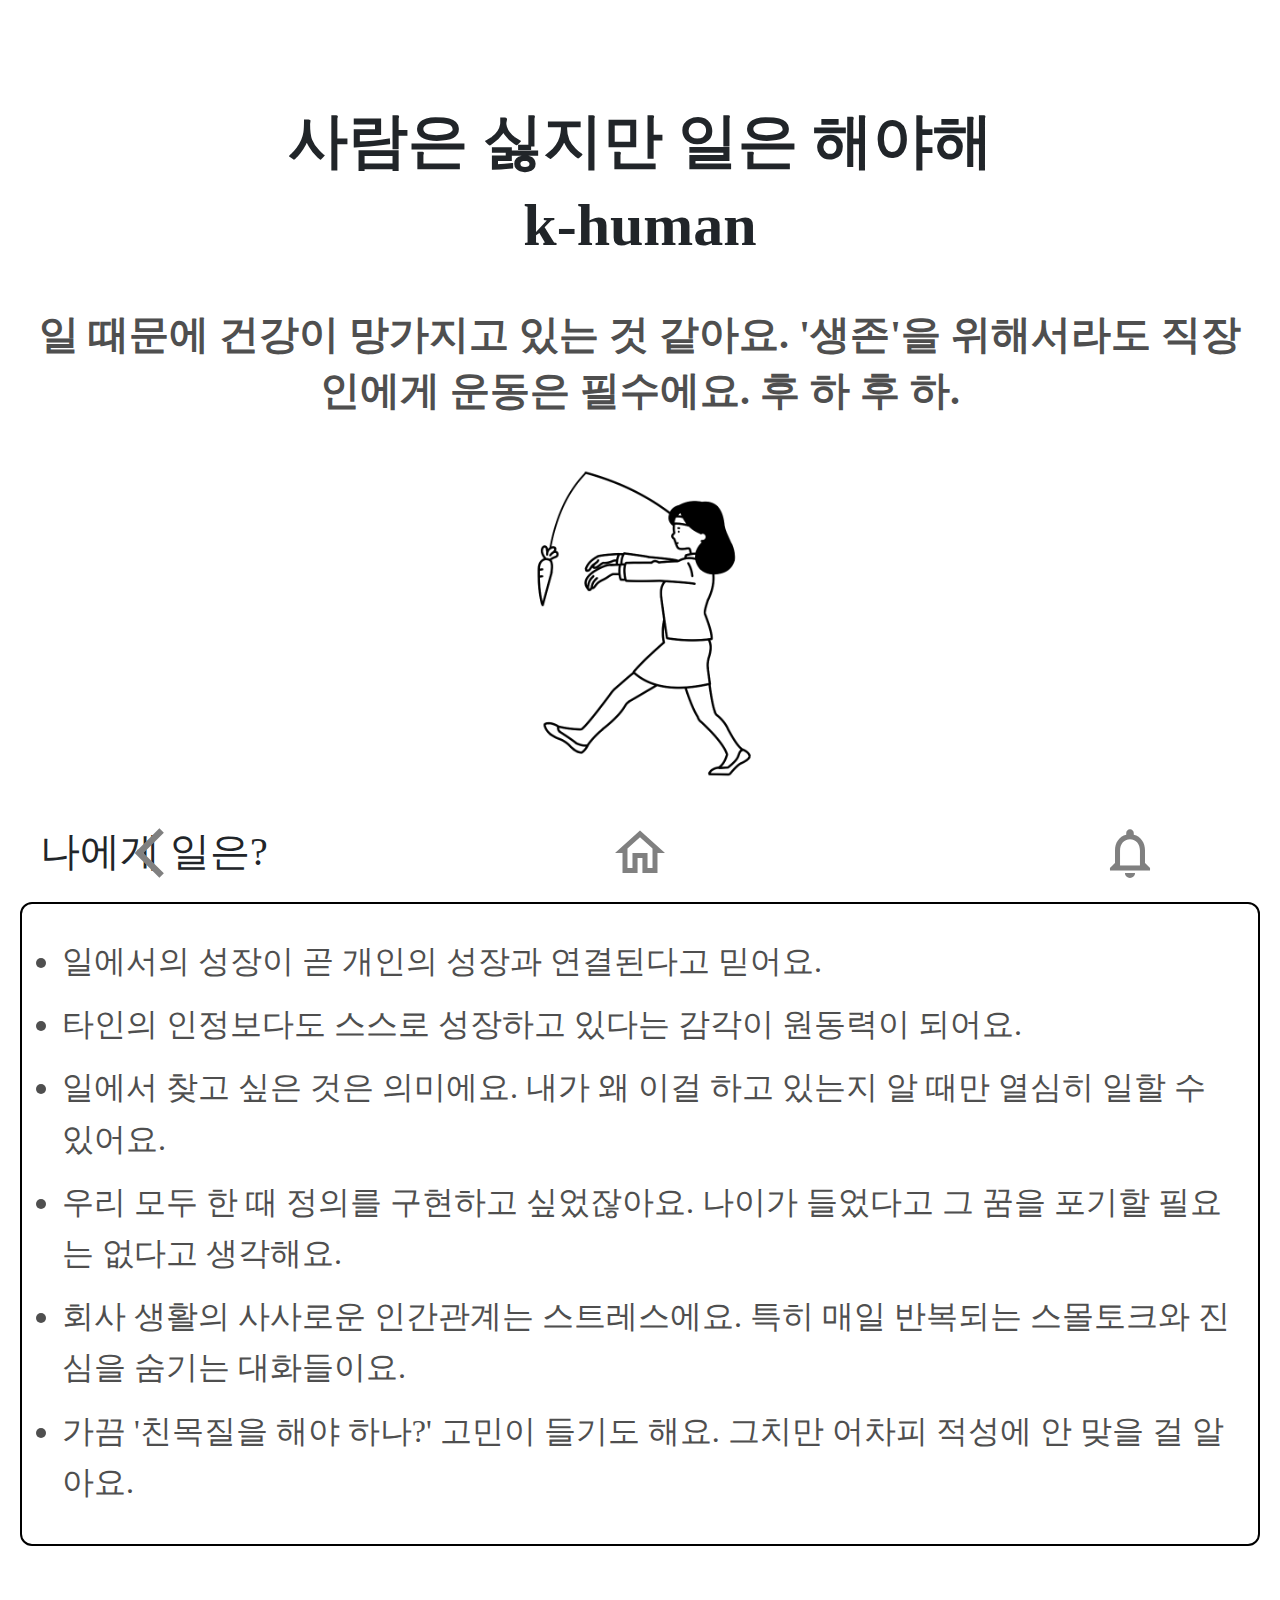
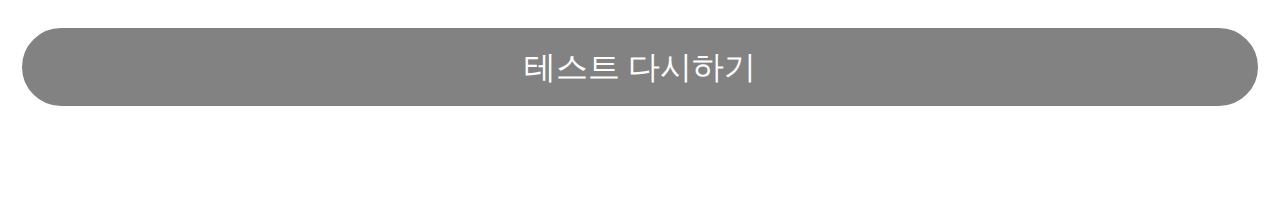
<file: result/type4.html>
<!DOCTYPE html>
<html lang="ko">
  <head>
    <meta http-equiv="Content-Type" content="text/html; charset=UTF-8" />

    <meta http-equiv="X-UA-Compatible" content="IE=edge" />
    <meta
      name="viewport"
      content="width=device-width, initial-scale=1, shrink-to-fit=no"
    />

    <title>직장인 부캐테스트 결과</title>
    <link
      href="https://fonts.googleapis.com/icon?family=Material+Icons|Material+Icons+Outlined"
      rel="stylesheet"
    />
    <script src="../files/jquery-3.5.1.min.js"></script>
    <style media="all" id="fa-v4-font-face">
      /*!
 * Font Awesome Free 5.15.3 by @fontawesome - https://fontawesome.com
 * License - https://fontawesome.com/license/free (Icons: CC BY 4.0, Fonts: SIL OFL 1.1, Code: MIT License)
 */
      @font-face {
        font-family: "FontAwesome";
        font-display: block;
        src: url(https://ka-f.fontawesome.com/releases/v5.15.3/webfonts/free-fa-solid-900.eot);
        src: url(https://ka-f.fontawesome.com/releases/v5.15.3/webfonts/free-fa-solid-900.eot?#iefix)
            format("embedded-opentype"),
          url(https://ka-f.fontawesome.com/releases/v5.15.3/webfonts/free-fa-solid-900.woff2)
            format("woff2"),
          url(https://ka-f.fontawesome.com/releases/v5.15.3/webfonts/free-fa-solid-900.woff)
            format("woff"),
          url(https://ka-f.fontawesome.com/releases/v5.15.3/webfonts/free-fa-solid-900.ttf)
            format("truetype"),
          url(https://ka-f.fontawesome.com/releases/v5.15.3/webfonts/free-fa-solid-900.svg#fontawesome)
            format("svg");
      }
      @font-face {
        font-family: "FontAwesome";
        font-display: block;
        src: url(https://ka-f.fontawesome.com/releases/v5.15.3/webfonts/free-fa-brands-400.eot);
        src: url(https://ka-f.fontawesome.com/releases/v5.15.3/webfonts/free-fa-brands-400.eot?#iefix)
            format("embedded-opentype"),
          url(https://ka-f.fontawesome.com/releases/v5.15.3/webfonts/free-fa-brands-400.woff2)
            format("woff2"),
          url(https://ka-f.fontawesome.com/releases/v5.15.3/webfonts/free-fa-brands-400.woff)
            format("woff"),
          url(https://ka-f.fontawesome.com/releases/v5.15.3/webfonts/free-fa-brands-400.ttf)
            format("truetype"),
          url(https://ka-f.fontawesome.com/releases/v5.15.3/webfonts/free-fa-brands-400.svg#fontawesome)
            format("svg");
      }
      @font-face {
        font-family: "FontAwesome";
        font-display: block;
        src: url(https://ka-f.fontawesome.com/releases/v5.15.3/webfonts/free-fa-regular-400.eot);
        src: url(https://ka-f.fontawesome.com/releases/v5.15.3/webfonts/free-fa-regular-400.eot?#iefix)
            format("embedded-opentype"),
          url(https://ka-f.fontawesome.com/releases/v5.15.3/webfonts/free-fa-regular-400.woff2)
            format("woff2"),
          url(https://ka-f.fontawesome.com/releases/v5.15.3/webfonts/free-fa-regular-400.woff)
            format("woff"),
          url(https://ka-f.fontawesome.com/releases/v5.15.3/webfonts/free-fa-regular-400.ttf)
            format("truetype"),
          url(https://ka-f.fontawesome.com/releases/v5.15.3/webfonts/free-fa-regular-400.svg#fontawesome)
            format("svg");
        unicode-range: U+f004-f005, U+f007, U+f017, U+f022, U+f024, U+f02e,
          U+f03e, U+f044, U+f057-f059, U+f06e, U+f070, U+f075, U+f07b-f07c,
          U+f080, U+f086, U+f089, U+f094, U+f09d, U+f0a0, U+f0a4-f0a7, U+f0c5,
          U+f0c7-f0c8, U+f0e0, U+f0eb, U+f0f3, U+f0f8, U+f0fe, U+f111,
          U+f118-f11a, U+f11c, U+f133, U+f144, U+f146, U+f14a, U+f14d-f14e,
          U+f150-f152, U+f15b-f15c, U+f164-f165, U+f185-f186, U+f191-f192,
          U+f1ad, U+f1c1-f1c9, U+f1cd, U+f1d8, U+f1e3, U+f1ea, U+f1f6, U+f1f9,
          U+f20a, U+f247-f249, U+f24d, U+f254-f25b, U+f25d, U+f271-f274, U+f279,
          U+f28b, U+f28d, U+f2b5-f2b6, U+f2b9, U+f2bb, U+f2bd, U+f2c1-f2c2,
          U+f2d0, U+f2d2, U+f2dc, U+f2ed, U+f3a5, U+f3d1, U+f410;
      }
      @font-face {
        font-family: "FontAwesome";
        font-display: block;
        src: url(https://ka-f.fontawesome.com/releases/v5.15.3/webfonts/free-fa-v4deprecations.eot);
        src: url(https://ka-f.fontawesome.com/releases/v5.15.3/webfonts/free-fa-v4deprecations.eot?#iefix)
            format("embedded-opentype"),
          url(https://ka-f.fontawesome.com/releases/v5.15.3/webfonts/free-fa-v4deprecations.woff2)
            format("woff2"),
          url(https://ka-f.fontawesome.com/releases/v5.15.3/webfonts/free-fa-v4deprecations.woff)
            format("woff"),
          url(https://ka-f.fontawesome.com/releases/v5.15.3/webfonts/free-fa-v4deprecations.ttf)
            format("truetype"),
          url(https://ka-f.fontawesome.com/releases/v5.15.3/webfonts/free-fa-v4deprecations.svg#fontawesome)
            format("svg");
        unicode-range: U+f003, U+f006, U+f014, U+f016, U+f01a-f01b, U+f01d,
          U+f040, U+f045-f047, U+f05c-f05d, U+f07d-f07e, U+f087-f088,
          U+f08a-f08b, U+f08e, U+f090, U+f096-f097, U+f0a2, U+f0e4-f0e6,
          U+f0ec-f0ee, U+f0f5-f0f7, U+f10c, U+f112, U+f114-f115, U+f11d, U+f123,
          U+f132, U+f145, U+f147-f149, U+f14c, U+f166, U+f16a, U+f172,
          U+f175-f178, U+f18e, U+f190, U+f196, U+f1b1, U+f1d9, U+f1db, U+f1f7,
          U+f20c, U+f219, U+f230, U+f24a, U+f250, U+f278, U+f27b, U+f283, U+f28c,
          U+f28e, U+f29b-f29c, U+f2b7, U+f2ba, U+f2bc, U+f2be, U+f2c0, U+f2c3,
          U+f2d3-f2d4;
      }
    </style>
    <style media="all" id="fa-v4-shims">
      /*!
 * Font Awesome Free 5.15.3 by @fontawesome - https://fontawesome.com
 * License - https://fontawesome.com/license/free (Icons: CC BY 4.0, Fonts: SIL OFL 1.1, Code: MIT License)
 */
      .fa.fa-glass:before {
        content: "\f000";
      }
      .fa.fa-meetup {
        font-family: "Font Awesome 5 Brands";
        font-weight: 400;
      }
      .fa.fa-star-o {
        font-family: "Font Awesome 5 Free";
        font-weight: 400;
      }
      .fa.fa-star-o:before {
        content: "\f005";
      }
      .fa.fa-close:before,
      .fa.fa-remove:before {
        content: "\f00d";
      }
      .fa.fa-gear:before {
        content: "\f013";
      }
      .fa.fa-trash-o {
        font-family: "Font Awesome 5 Free";
        font-weight: 400;
      }
      .fa.fa-trash-o:before {
        content: "\f2ed";
      }
      .fa.fa-file-o {
        font-family: "Font Awesome 5 Free";
        font-weight: 400;
      }
      .fa.fa-file-o:before {
        content: "\f15b";
      }
      .fa.fa-clock-o {
        font-family: "Font Awesome 5 Free";
        font-weight: 400;
      }
      .fa.fa-clock-o:before {
        content: "\f017";
      }
      .fa.fa-arrow-circle-o-down {
        font-family: "Font Awesome 5 Free";
        font-weight: 400;
      }
      .fa.fa-arrow-circle-o-down:before {
        content: "\f358";
      }
      .fa.fa-arrow-circle-o-up {
        font-family: "Font Awesome 5 Free";
        font-weight: 400;
      }
      .fa.fa-arrow-circle-o-up:before {
        content: "\f35b";
      }
      .fa.fa-play-circle-o {
        font-family: "Font Awesome 5 Free";
        font-weight: 400;
      }
      .fa.fa-play-circle-o:before {
        content: "\f144";
      }
      .fa.fa-repeat:before,
      .fa.fa-rotate-right:before {
        content: "\f01e";
      }
      .fa.fa-refresh:before {
        content: "\f021";
      }
      .fa.fa-list-alt {
        font-family: "Font Awesome 5 Free";
        font-weight: 400;
      }
      .fa.fa-dedent:before {
        content: "\f03b";
      }
      .fa.fa-video-camera:before {
        content: "\f03d";
      }
      .fa.fa-picture-o {
        font-family: "Font Awesome 5 Free";
        font-weight: 400;
      }
      .fa.fa-picture-o:before {
        content: "\f03e";
      }
      .fa.fa-photo {
        font-family: "Font Awesome 5 Free";
        font-weight: 400;
      }
      .fa.fa-photo:before {
        content: "\f03e";
      }
      .fa.fa-image {
        font-family: "Font Awesome 5 Free";
        font-weight: 400;
      }
      .fa.fa-image:before {
        content: "\f03e";
      }
      .fa.fa-pencil:before {
        content: "\f303";
      }
      .fa.fa-map-marker:before {
        content: "\f3c5";
      }
      .fa.fa-pencil-square-o {
        font-family: "Font Awesome 5 Free";
        font-weight: 400;
      }
      .fa.fa-pencil-square-o:before {
        content: "\f044";
      }
      .fa.fa-share-square-o {
        font-family: "Font Awesome 5 Free";
        font-weight: 400;
      }
      .fa.fa-share-square-o:before {
        content: "\f14d";
      }
      .fa.fa-check-square-o {
        font-family: "Font Awesome 5 Free";
        font-weight: 400;
      }
      .fa.fa-check-square-o:before {
        content: "\f14a";
      }
      .fa.fa-arrows:before {
        content: "\f0b2";
      }
      .fa.fa-times-circle-o {
        font-family: "Font Awesome 5 Free";
        font-weight: 400;
      }
      .fa.fa-times-circle-o:before {
        content: "\f057";
      }
      .fa.fa-check-circle-o {
        font-family: "Font Awesome 5 Free";
        font-weight: 400;
      }
      .fa.fa-check-circle-o:before {
        content: "\f058";
      }
      .fa.fa-mail-forward:before {
        content: "\f064";
      }
      .fa.fa-expand:before {
        content: "\f424";
      }
      .fa.fa-compress:before {
        content: "\f422";
      }
      .fa.fa-eye,
      .fa.fa-eye-slash {
        font-family: "Font Awesome 5 Free";
        font-weight: 400;
      }
      .fa.fa-warning:before {
        content: "\f071";
      }
      .fa.fa-calendar:before {
        content: "\f073";
      }
      .fa.fa-arrows-v:before {
        content: "\f338";
      }
      .fa.fa-arrows-h:before {
        content: "\f337";
      }
      .fa.fa-bar-chart {
        font-family: "Font Awesome 5 Free";
        font-weight: 400;
      }
      .fa.fa-bar-chart:before {
        content: "\f080";
      }
      .fa.fa-bar-chart-o {
        font-family: "Font Awesome 5 Free";
        font-weight: 400;
      }
      .fa.fa-bar-chart-o:before {
        content: "\f080";
      }
      .fa.fa-facebook-square,
      .fa.fa-twitter-square {
        font-family: "Font Awesome 5 Brands";
        font-weight: 400;
      }
      .fa.fa-gears:before {
        content: "\f085";
      }
      .fa.fa-thumbs-o-up {
        font-family: "Font Awesome 5 Free";
        font-weight: 400;
      }
      .fa.fa-thumbs-o-up:before {
        content: "\f164";
      }
      .fa.fa-thumbs-o-down {
        font-family: "Font Awesome 5 Free";
        font-weight: 400;
      }
      .fa.fa-thumbs-o-down:before {
        content: "\f165";
      }
      .fa.fa-heart-o {
        font-family: "Font Awesome 5 Free";
        font-weight: 400;
      }
      .fa.fa-heart-o:before {
        content: "\f004";
      }
      .fa.fa-sign-out:before {
        content: "\f2f5";
      }
      .fa.fa-linkedin-square {
        font-family: "Font Awesome 5 Brands";
        font-weight: 400;
      }
      .fa.fa-linkedin-square:before {
        content: "\f08c";
      }
      .fa.fa-thumb-tack:before {
        content: "\f08d";
      }
      .fa.fa-external-link:before {
        content: "\f35d";
      }
      .fa.fa-sign-in:before {
        content: "\f2f6";
      }
      .fa.fa-github-square {
        font-family: "Font Awesome 5 Brands";
        font-weight: 400;
      }
      .fa.fa-lemon-o {
        font-family: "Font Awesome 5 Free";
        font-weight: 400;
      }
      .fa.fa-lemon-o:before {
        content: "\f094";
      }
      .fa.fa-square-o {
        font-family: "Font Awesome 5 Free";
        font-weight: 400;
      }
      .fa.fa-square-o:before {
        content: "\f0c8";
      }
      .fa.fa-bookmark-o {
        font-family: "Font Awesome 5 Free";
        font-weight: 400;
      }
      .fa.fa-bookmark-o:before {
        content: "\f02e";
      }
      .fa.fa-facebook,
      .fa.fa-twitter {
        font-family: "Font Awesome 5 Brands";
        font-weight: 400;
      }
      .fa.fa-facebook:before {
        content: "\f39e";
      }
      .fa.fa-facebook-f {
        font-family: "Font Awesome 5 Brands";
        font-weight: 400;
      }
      .fa.fa-facebook-f:before {
        content: "\f39e";
      }
      .fa.fa-github {
        font-family: "Font Awesome 5 Brands";
        font-weight: 400;
      }
      .fa.fa-credit-card {
        font-family: "Font Awesome 5 Free";
        font-weight: 400;
      }
      .fa.fa-feed:before {
        content: "\f09e";
      }
      .fa.fa-hdd-o {
        font-family: "Font Awesome 5 Free";
        font-weight: 400;
      }
      .fa.fa-hdd-o:before {
        content: "\f0a0";
      }
      .fa.fa-hand-o-right {
        font-family: "Font Awesome 5 Free";
        font-weight: 400;
      }
      .fa.fa-hand-o-right:before {
        content: "\f0a4";
      }
      .fa.fa-hand-o-left {
        font-family: "Font Awesome 5 Free";
        font-weight: 400;
      }
      .fa.fa-hand-o-left:before {
        content: "\f0a5";
      }
      .fa.fa-hand-o-up {
        font-family: "Font Awesome 5 Free";
        font-weight: 400;
      }
      .fa.fa-hand-o-up:before {
        content: "\f0a6";
      }
      .fa.fa-hand-o-down {
        font-family: "Font Awesome 5 Free";
        font-weight: 400;
      }
      .fa.fa-hand-o-down:before {
        content: "\f0a7";
      }
      .fa.fa-arrows-alt:before {
        content: "\f31e";
      }
      .fa.fa-group:before {
        content: "\f0c0";
      }
      .fa.fa-chain:before {
        content: "\f0c1";
      }
      .fa.fa-scissors:before {
        content: "\f0c4";
      }
      .fa.fa-files-o {
        font-family: "Font Awesome 5 Free";
        font-weight: 400;
      }
      .fa.fa-files-o:before {
        content: "\f0c5";
      }
      .fa.fa-floppy-o {
        font-family: "Font Awesome 5 Free";
        font-weight: 400;
      }
      .fa.fa-floppy-o:before {
        content: "\f0c7";
      }
      .fa.fa-navicon:before,
      .fa.fa-reorder:before {
        content: "\f0c9";
      }
      .fa.fa-google-plus,
      .fa.fa-google-plus-square,
      .fa.fa-pinterest,
      .fa.fa-pinterest-square {
        font-family: "Font Awesome 5 Brands";
        font-weight: 400;
      }
      .fa.fa-google-plus:before {
        content: "\f0d5";
      }
      .fa.fa-money {
        font-family: "Font Awesome 5 Free";
        font-weight: 400;
      }
      .fa.fa-money:before {
        content: "\f3d1";
      }
      .fa.fa-unsorted:before {
        content: "\f0dc";
      }
      .fa.fa-sort-desc:before {
        content: "\f0dd";
      }
      .fa.fa-sort-asc:before {
        content: "\f0de";
      }
      .fa.fa-linkedin {
        font-family: "Font Awesome 5 Brands";
        font-weight: 400;
      }
      .fa.fa-linkedin:before {
        content: "\f0e1";
      }
      .fa.fa-rotate-left:before {
        content: "\f0e2";
      }
      .fa.fa-legal:before {
        content: "\f0e3";
      }
      .fa.fa-dashboard:before,
      .fa.fa-tachometer:before {
        content: "\f3fd";
      }
      .fa.fa-comment-o {
        font-family: "Font Awesome 5 Free";
        font-weight: 400;
      }
      .fa.fa-comment-o:before {
        content: "\f075";
      }
      .fa.fa-comments-o {
        font-family: "Font Awesome 5 Free";
        font-weight: 400;
      }
      .fa.fa-comments-o:before {
        content: "\f086";
      }
      .fa.fa-flash:before {
        content: "\f0e7";
      }
      .fa.fa-clipboard,
      .fa.fa-paste {
        font-family: "Font Awesome 5 Free";
        font-weight: 400;
      }
      .fa.fa-paste:before {
        content: "\f328";
      }
      .fa.fa-lightbulb-o {
        font-family: "Font Awesome 5 Free";
        font-weight: 400;
      }
      .fa.fa-lightbulb-o:before {
        content: "\f0eb";
      }
      .fa.fa-exchange:before {
        content: "\f362";
      }
      .fa.fa-cloud-download:before {
        content: "\f381";
      }
      .fa.fa-cloud-upload:before {
        content: "\f382";
      }
      .fa.fa-bell-o {
        font-family: "Font Awesome 5 Free";
        font-weight: 400;
      }
      .fa.fa-bell-o:before {
        content: "\f0f3";
      }
      .fa.fa-cutlery:before {
        content: "\f2e7";
      }
      .fa.fa-file-text-o {
        font-family: "Font Awesome 5 Free";
        font-weight: 400;
      }
      .fa.fa-file-text-o:before {
        content: "\f15c";
      }
      .fa.fa-building-o {
        font-family: "Font Awesome 5 Free";
        font-weight: 400;
      }
      .fa.fa-building-o:before {
        content: "\f1ad";
      }
      .fa.fa-hospital-o {
        font-family: "Font Awesome 5 Free";
        font-weight: 400;
      }
      .fa.fa-hospital-o:before {
        content: "\f0f8";
      }
      .fa.fa-tablet:before {
        content: "\f3fa";
      }
      .fa.fa-mobile-phone:before,
      .fa.fa-mobile:before {
        content: "\f3cd";
      }
      .fa.fa-circle-o {
        font-family: "Font Awesome 5 Free";
        font-weight: 400;
      }
      .fa.fa-circle-o:before {
        content: "\f111";
      }
      .fa.fa-mail-reply:before {
        content: "\f3e5";
      }
      .fa.fa-github-alt {
        font-family: "Font Awesome 5 Brands";
        font-weight: 400;
      }
      .fa.fa-folder-o {
        font-family: "Font Awesome 5 Free";
        font-weight: 400;
      }
      .fa.fa-folder-o:before {
        content: "\f07b";
      }
      .fa.fa-folder-open-o {
        font-family: "Font Awesome 5 Free";
        font-weight: 400;
      }
      .fa.fa-folder-open-o:before {
        content: "\f07c";
      }
      .fa.fa-smile-o {
        font-family: "Font Awesome 5 Free";
        font-weight: 400;
      }
      .fa.fa-smile-o:before {
        content: "\f118";
      }
      .fa.fa-frown-o {
        font-family: "Font Awesome 5 Free";
        font-weight: 400;
      }
      .fa.fa-frown-o:before {
        content: "\f119";
      }
      .fa.fa-meh-o {
        font-family: "Font Awesome 5 Free";
        font-weight: 400;
      }
      .fa.fa-meh-o:before {
        content: "\f11a";
      }
      .fa.fa-keyboard-o {
        font-family: "Font Awesome 5 Free";
        font-weight: 400;
      }
      .fa.fa-keyboard-o:before {
        content: "\f11c";
      }
      .fa.fa-flag-o {
        font-family: "Font Awesome 5 Free";
        font-weight: 400;
      }
      .fa.fa-flag-o:before {
        content: "\f024";
      }
      .fa.fa-mail-reply-all:before {
        content: "\f122";
      }
      .fa.fa-star-half-o {
        font-family: "Font Awesome 5 Free";
        font-weight: 400;
      }
      .fa.fa-star-half-o:before {
        content: "\f089";
      }
      .fa.fa-star-half-empty {
        font-family: "Font Awesome 5 Free";
        font-weight: 400;
      }
      .fa.fa-star-half-empty:before {
        content: "\f089";
      }
      .fa.fa-star-half-full {
        font-family: "Font Awesome 5 Free";
        font-weight: 400;
      }
      .fa.fa-star-half-full:before {
        content: "\f089";
      }
      .fa.fa-code-fork:before {
        content: "\f126";
      }
      .fa.fa-chain-broken:before {
        content: "\f127";
      }
      .fa.fa-shield:before {
        content: "\f3ed";
      }
      .fa.fa-calendar-o {
        font-family: "Font Awesome 5 Free";
        font-weight: 400;
      }
      .fa.fa-calendar-o:before {
        content: "\f133";
      }
      .fa.fa-css3,
      .fa.fa-html5,
      .fa.fa-maxcdn {
        font-family: "Font Awesome 5 Brands";
        font-weight: 400;
      }
      .fa.fa-ticket:before {
        content: "\f3ff";
      }
      .fa.fa-minus-square-o {
        font-family: "Font Awesome 5 Free";
        font-weight: 400;
      }
      .fa.fa-minus-square-o:before {
        content: "\f146";
      }
      .fa.fa-level-up:before {
        content: "\f3bf";
      }
      .fa.fa-level-down:before {
        content: "\f3be";
      }
      .fa.fa-pencil-square:before {
        content: "\f14b";
      }
      .fa.fa-external-link-square:before {
        content: "\f360";
      }
      .fa.fa-compass {
        font-family: "Font Awesome 5 Free";
        font-weight: 400;
      }
      .fa.fa-caret-square-o-down {
        font-family: "Font Awesome 5 Free";
        font-weight: 400;
      }
      .fa.fa-caret-square-o-down:before {
        content: "\f150";
      }
      .fa.fa-toggle-down {
        font-family: "Font Awesome 5 Free";
        font-weight: 400;
      }
      .fa.fa-toggle-down:before {
        content: "\f150";
      }
      .fa.fa-caret-square-o-up {
        font-family: "Font Awesome 5 Free";
        font-weight: 400;
      }
      .fa.fa-caret-square-o-up:before {
        content: "\f151";
      }
      .fa.fa-toggle-up {
        font-family: "Font Awesome 5 Free";
        font-weight: 400;
      }
      .fa.fa-toggle-up:before {
        content: "\f151";
      }
      .fa.fa-caret-square-o-right {
        font-family: "Font Awesome 5 Free";
        font-weight: 400;
      }
      .fa.fa-caret-square-o-right:before {
        content: "\f152";
      }
      .fa.fa-toggle-right {
        font-family: "Font Awesome 5 Free";
        font-weight: 400;
      }
      .fa.fa-toggle-right:before {
        content: "\f152";
      }
      .fa.fa-eur:before,
      .fa.fa-euro:before {
        content: "\f153";
      }
      .fa.fa-gbp:before {
        content: "\f154";
      }
      .fa.fa-dollar:before,
      .fa.fa-usd:before {
        content: "\f155";
      }
      .fa.fa-inr:before,
      .fa.fa-rupee:before {
        content: "\f156";
      }
      .fa.fa-cny:before,
      .fa.fa-jpy:before,
      .fa.fa-rmb:before,
      .fa.fa-yen:before {
        content: "\f157";
      }
      .fa.fa-rouble:before,
      .fa.fa-rub:before,
      .fa.fa-ruble:before {
        content: "\f158";
      }
      .fa.fa-krw:before,
      .fa.fa-won:before {
        content: "\f159";
      }
      .fa.fa-bitcoin,
      .fa.fa-btc {
        font-family: "Font Awesome 5 Brands";
        font-weight: 400;
      }
      .fa.fa-bitcoin:before {
        content: "\f15a";
      }
      .fa.fa-file-text:before {
        content: "\f15c";
      }
      .fa.fa-sort-alpha-asc:before {
        content: "\f15d";
      }
      .fa.fa-sort-alpha-desc:before {
        content: "\f881";
      }
      .fa.fa-sort-amount-asc:before {
        content: "\f160";
      }
      .fa.fa-sort-amount-desc:before {
        content: "\f884";
      }
      .fa.fa-sort-numeric-asc:before {
        content: "\f162";
      }
      .fa.fa-sort-numeric-desc:before {
        content: "\f886";
      }
      .fa.fa-xing,
      .fa.fa-xing-square,
      .fa.fa-youtube,
      .fa.fa-youtube-play,
      .fa.fa-youtube-square {
        font-family: "Font Awesome 5 Brands";
        font-weight: 400;
      }
      .fa.fa-youtube-play:before {
        content: "\f167";
      }
      .fa.fa-adn,
      .fa.fa-bitbucket,
      .fa.fa-bitbucket-square,
      .fa.fa-dropbox,
      .fa.fa-flickr,
      .fa.fa-instagram,
      .fa.fa-stack-overflow {
        font-family: "Font Awesome 5 Brands";
        font-weight: 400;
      }
      .fa.fa-bitbucket-square:before {
        content: "\f171";
      }
      .fa.fa-tumblr,
      .fa.fa-tumblr-square {
        font-family: "Font Awesome 5 Brands";
        font-weight: 400;
      }
      .fa.fa-long-arrow-down:before {
        content: "\f309";
      }
      .fa.fa-long-arrow-up:before {
        content: "\f30c";
      }
      .fa.fa-long-arrow-left:before {
        content: "\f30a";
      }
      .fa.fa-long-arrow-right:before {
        content: "\f30b";
      }
      .fa.fa-android,
      .fa.fa-apple,
      .fa.fa-dribbble,
      .fa.fa-foursquare,
      .fa.fa-gittip,
      .fa.fa-gratipay,
      .fa.fa-linux,
      .fa.fa-skype,
      .fa.fa-trello,
      .fa.fa-windows {
        font-family: "Font Awesome 5 Brands";
        font-weight: 400;
      }
      .fa.fa-gittip:before {
        content: "\f184";
      }
      .fa.fa-sun-o {
        font-family: "Font Awesome 5 Free";
        font-weight: 400;
      }
      .fa.fa-sun-o:before {
        content: "\f185";
      }
      .fa.fa-moon-o {
        font-family: "Font Awesome 5 Free";
        font-weight: 400;
      }
      .fa.fa-moon-o:before {
        content: "\f186";
      }
      .fa.fa-pagelines,
      .fa.fa-renren,
      .fa.fa-stack-exchange,
      .fa.fa-vk,
      .fa.fa-weibo {
        font-family: "Font Awesome 5 Brands";
        font-weight: 400;
      }
      .fa.fa-arrow-circle-o-right {
        font-family: "Font Awesome 5 Free";
        font-weight: 400;
      }
      .fa.fa-arrow-circle-o-right:before {
        content: "\f35a";
      }
      .fa.fa-arrow-circle-o-left {
        font-family: "Font Awesome 5 Free";
        font-weight: 400;
      }
      .fa.fa-arrow-circle-o-left:before {
        content: "\f359";
      }
      .fa.fa-caret-square-o-left {
        font-family: "Font Awesome 5 Free";
        font-weight: 400;
      }
      .fa.fa-caret-square-o-left:before {
        content: "\f191";
      }
      .fa.fa-toggle-left {
        font-family: "Font Awesome 5 Free";
        font-weight: 400;
      }
      .fa.fa-toggle-left:before {
        content: "\f191";
      }
      .fa.fa-dot-circle-o {
        font-family: "Font Awesome 5 Free";
        font-weight: 400;
      }
      .fa.fa-dot-circle-o:before {
        content: "\f192";
      }
      .fa.fa-vimeo-square {
        font-family: "Font Awesome 5 Brands";
        font-weight: 400;
      }
      .fa.fa-try:before,
      .fa.fa-turkish-lira:before {
        content: "\f195";
      }
      .fa.fa-plus-square-o {
        font-family: "Font Awesome 5 Free";
        font-weight: 400;
      }
      .fa.fa-plus-square-o:before {
        content: "\f0fe";
      }
      .fa.fa-openid,
      .fa.fa-slack,
      .fa.fa-wordpress {
        font-family: "Font Awesome 5 Brands";
        font-weight: 400;
      }
      .fa.fa-bank:before,
      .fa.fa-institution:before {
        content: "\f19c";
      }
      .fa.fa-mortar-board:before {
        content: "\f19d";
      }
      .fa.fa-delicious,
      .fa.fa-digg,
      .fa.fa-drupal,
      .fa.fa-google,
      .fa.fa-joomla,
      .fa.fa-pied-piper-alt,
      .fa.fa-pied-piper-pp,
      .fa.fa-reddit,
      .fa.fa-reddit-square,
      .fa.fa-stumbleupon,
      .fa.fa-stumbleupon-circle,
      .fa.fa-yahoo {
        font-family: "Font Awesome 5 Brands";
        font-weight: 400;
      }
      .fa.fa-spoon:before {
        content: "\f2e5";
      }
      .fa.fa-behance,
      .fa.fa-behance-square,
      .fa.fa-steam,
      .fa.fa-steam-square {
        font-family: "Font Awesome 5 Brands";
        font-weight: 400;
      }
      .fa.fa-automobile:before {
        content: "\f1b9";
      }
      .fa.fa-envelope-o {
        font-family: "Font Awesome 5 Free";
        font-weight: 400;
      }
      .fa.fa-envelope-o:before {
        content: "\f0e0";
      }
      .fa.fa-deviantart,
      .fa.fa-soundcloud,
      .fa.fa-spotify {
        font-family: "Font Awesome 5 Brands";
        font-weight: 400;
      }
      .fa.fa-file-pdf-o {
        font-family: "Font Awesome 5 Free";
        font-weight: 400;
      }
      .fa.fa-file-pdf-o:before {
        content: "\f1c1";
      }
      .fa.fa-file-word-o {
        font-family: "Font Awesome 5 Free";
        font-weight: 400;
      }
      .fa.fa-file-word-o:before {
        content: "\f1c2";
      }
      .fa.fa-file-excel-o {
        font-family: "Font Awesome 5 Free";
        font-weight: 400;
      }
      .fa.fa-file-excel-o:before {
        content: "\f1c3";
      }
      .fa.fa-file-powerpoint-o {
        font-family: "Font Awesome 5 Free";
        font-weight: 400;
      }
      .fa.fa-file-powerpoint-o:before {
        content: "\f1c4";
      }
      .fa.fa-file-image-o {
        font-family: "Font Awesome 5 Free";
        font-weight: 400;
      }
      .fa.fa-file-image-o:before {
        content: "\f1c5";
      }
      .fa.fa-file-photo-o {
        font-family: "Font Awesome 5 Free";
        font-weight: 400;
      }
      .fa.fa-file-photo-o:before {
        content: "\f1c5";
      }
      .fa.fa-file-picture-o {
        font-family: "Font Awesome 5 Free";
        font-weight: 400;
      }
      .fa.fa-file-picture-o:before {
        content: "\f1c5";
      }
      .fa.fa-file-archive-o {
        font-family: "Font Awesome 5 Free";
        font-weight: 400;
      }
      .fa.fa-file-archive-o:before {
        content: "\f1c6";
      }
      .fa.fa-file-zip-o {
        font-family: "Font Awesome 5 Free";
        font-weight: 400;
      }
      .fa.fa-file-zip-o:before {
        content: "\f1c6";
      }
      .fa.fa-file-audio-o {
        font-family: "Font Awesome 5 Free";
        font-weight: 400;
      }
      .fa.fa-file-audio-o:before {
        content: "\f1c7";
      }
      .fa.fa-file-sound-o {
        font-family: "Font Awesome 5 Free";
        font-weight: 400;
      }
      .fa.fa-file-sound-o:before {
        content: "\f1c7";
      }
      .fa.fa-file-video-o {
        font-family: "Font Awesome 5 Free";
        font-weight: 400;
      }
      .fa.fa-file-video-o:before {
        content: "\f1c8";
      }
      .fa.fa-file-movie-o {
        font-family: "Font Awesome 5 Free";
        font-weight: 400;
      }
      .fa.fa-file-movie-o:before {
        content: "\f1c8";
      }
      .fa.fa-file-code-o {
        font-family: "Font Awesome 5 Free";
        font-weight: 400;
      }
      .fa.fa-file-code-o:before {
        content: "\f1c9";
      }
      .fa.fa-codepen,
      .fa.fa-jsfiddle,
      .fa.fa-vine {
        font-family: "Font Awesome 5 Brands";
        font-weight: 400;
      }
      .fa.fa-life-bouy,
      .fa.fa-life-ring {
        font-family: "Font Awesome 5 Free";
        font-weight: 400;
      }
      .fa.fa-life-bouy:before {
        content: "\f1cd";
      }
      .fa.fa-life-buoy {
        font-family: "Font Awesome 5 Free";
        font-weight: 400;
      }
      .fa.fa-life-buoy:before {
        content: "\f1cd";
      }
      .fa.fa-life-saver {
        font-family: "Font Awesome 5 Free";
        font-weight: 400;
      }
      .fa.fa-life-saver:before {
        content: "\f1cd";
      }
      .fa.fa-support {
        font-family: "Font Awesome 5 Free";
        font-weight: 400;
      }
      .fa.fa-support:before {
        content: "\f1cd";
      }
      .fa.fa-circle-o-notch:before {
        content: "\f1ce";
      }
      .fa.fa-ra,
      .fa.fa-rebel {
        font-family: "Font Awesome 5 Brands";
        font-weight: 400;
      }
      .fa.fa-ra:before {
        content: "\f1d0";
      }
      .fa.fa-resistance {
        font-family: "Font Awesome 5 Brands";
        font-weight: 400;
      }
      .fa.fa-resistance:before {
        content: "\f1d0";
      }
      .fa.fa-empire,
      .fa.fa-ge {
        font-family: "Font Awesome 5 Brands";
        font-weight: 400;
      }
      .fa.fa-ge:before {
        content: "\f1d1";
      }
      .fa.fa-git,
      .fa.fa-git-square,
      .fa.fa-hacker-news,
      .fa.fa-y-combinator-square {
        font-family: "Font Awesome 5 Brands";
        font-weight: 400;
      }
      .fa.fa-y-combinator-square:before {
        content: "\f1d4";
      }
      .fa.fa-yc-square {
        font-family: "Font Awesome 5 Brands";
        font-weight: 400;
      }
      .fa.fa-yc-square:before {
        content: "\f1d4";
      }
      .fa.fa-qq,
      .fa.fa-tencent-weibo,
      .fa.fa-wechat,
      .fa.fa-weixin {
        font-family: "Font Awesome 5 Brands";
        font-weight: 400;
      }
      .fa.fa-wechat:before {
        content: "\f1d7";
      }
      .fa.fa-send:before {
        content: "\f1d8";
      }
      .fa.fa-paper-plane-o {
        font-family: "Font Awesome 5 Free";
        font-weight: 400;
      }
      .fa.fa-paper-plane-o:before {
        content: "\f1d8";
      }
      .fa.fa-send-o {
        font-family: "Font Awesome 5 Free";
        font-weight: 400;
      }
      .fa.fa-send-o:before {
        content: "\f1d8";
      }
      .fa.fa-circle-thin {
        font-family: "Font Awesome 5 Free";
        font-weight: 400;
      }
      .fa.fa-circle-thin:before {
        content: "\f111";
      }
      .fa.fa-header:before {
        content: "\f1dc";
      }
      .fa.fa-sliders:before {
        content: "\f1de";
      }
      .fa.fa-futbol-o {
        font-family: "Font Awesome 5 Free";
        font-weight: 400;
      }
      .fa.fa-futbol-o:before {
        content: "\f1e3";
      }
      .fa.fa-soccer-ball-o {
        font-family: "Font Awesome 5 Free";
        font-weight: 400;
      }
      .fa.fa-soccer-ball-o:before {
        content: "\f1e3";
      }
      .fa.fa-slideshare,
      .fa.fa-twitch,
      .fa.fa-yelp {
        font-family: "Font Awesome 5 Brands";
        font-weight: 400;
      }
      .fa.fa-newspaper-o {
        font-family: "Font Awesome 5 Free";
        font-weight: 400;
      }
      .fa.fa-newspaper-o:before {
        content: "\f1ea";
      }
      .fa.fa-cc-amex,
      .fa.fa-cc-discover,
      .fa.fa-cc-mastercard,
      .fa.fa-cc-paypal,
      .fa.fa-cc-stripe,
      .fa.fa-cc-visa,
      .fa.fa-google-wallet,
      .fa.fa-paypal {
        font-family: "Font Awesome 5 Brands";
        font-weight: 400;
      }
      .fa.fa-bell-slash-o {
        font-family: "Font Awesome 5 Free";
        font-weight: 400;
      }
      .fa.fa-bell-slash-o:before {
        content: "\f1f6";
      }
      .fa.fa-trash:before {
        content: "\f2ed";
      }
      .fa.fa-copyright {
        font-family: "Font Awesome 5 Free";
        font-weight: 400;
      }
      .fa.fa-eyedropper:before {
        content: "\f1fb";
      }
      .fa.fa-area-chart:before {
        content: "\f1fe";
      }
      .fa.fa-pie-chart:before {
        content: "\f200";
      }
      .fa.fa-line-chart:before {
        content: "\f201";
      }
      .fa.fa-angellist,
      .fa.fa-ioxhost,
      .fa.fa-lastfm,
      .fa.fa-lastfm-square {
        font-family: "Font Awesome 5 Brands";
        font-weight: 400;
      }
      .fa.fa-cc {
        font-family: "Font Awesome 5 Free";
        font-weight: 400;
      }
      .fa.fa-cc:before {
        content: "\f20a";
      }
      .fa.fa-ils:before,
      .fa.fa-shekel:before,
      .fa.fa-sheqel:before {
        content: "\f20b";
      }
      .fa.fa-meanpath {
        font-family: "Font Awesome 5 Brands";
        font-weight: 400;
      }
      .fa.fa-meanpath:before {
        content: "\f2b4";
      }
      .fa.fa-buysellads,
      .fa.fa-connectdevelop,
      .fa.fa-dashcube,
      .fa.fa-forumbee,
      .fa.fa-leanpub,
      .fa.fa-sellsy,
      .fa.fa-shirtsinbulk,
      .fa.fa-simplybuilt,
      .fa.fa-skyatlas {
        font-family: "Font Awesome 5 Brands";
        font-weight: 400;
      }
      .fa.fa-diamond {
        font-family: "Font Awesome 5 Free";
        font-weight: 400;
      }
      .fa.fa-diamond:before {
        content: "\f3a5";
      }
      .fa.fa-intersex:before {
        content: "\f224";
      }
      .fa.fa-facebook-official {
        font-family: "Font Awesome 5 Brands";
        font-weight: 400;
      }
      .fa.fa-facebook-official:before {
        content: "\f09a";
      }
      .fa.fa-pinterest-p,
      .fa.fa-whatsapp {
        font-family: "Font Awesome 5 Brands";
        font-weight: 400;
      }
      .fa.fa-hotel:before {
        content: "\f236";
      }
      .fa.fa-medium,
      .fa.fa-viacoin,
      .fa.fa-y-combinator,
      .fa.fa-yc {
        font-family: "Font Awesome 5 Brands";
        font-weight: 400;
      }
      .fa.fa-yc:before {
        content: "\f23b";
      }
      .fa.fa-expeditedssl,
      .fa.fa-opencart,
      .fa.fa-optin-monster {
        font-family: "Font Awesome 5 Brands";
        font-weight: 400;
      }
      .fa.fa-battery-4:before,
      .fa.fa-battery:before {
        content: "\f240";
      }
      .fa.fa-battery-3:before {
        content: "\f241";
      }
      .fa.fa-battery-2:before {
        content: "\f242";
      }
      .fa.fa-battery-1:before {
        content: "\f243";
      }
      .fa.fa-battery-0:before {
        content: "\f244";
      }
      .fa.fa-object-group,
      .fa.fa-object-ungroup,
      .fa.fa-sticky-note-o {
        font-family: "Font Awesome 5 Free";
        font-weight: 400;
      }
      .fa.fa-sticky-note-o:before {
        content: "\f249";
      }
      .fa.fa-cc-diners-club,
      .fa.fa-cc-jcb {
        font-family: "Font Awesome 5 Brands";
        font-weight: 400;
      }
      .fa.fa-clone,
      .fa.fa-hourglass-o {
        font-family: "Font Awesome 5 Free";
        font-weight: 400;
      }
      .fa.fa-hourglass-o:before {
        content: "\f254";
      }
      .fa.fa-hourglass-1:before {
        content: "\f251";
      }
      .fa.fa-hourglass-2:before {
        content: "\f252";
      }
      .fa.fa-hourglass-3:before {
        content: "\f253";
      }
      .fa.fa-hand-rock-o {
        font-family: "Font Awesome 5 Free";
        font-weight: 400;
      }
      .fa.fa-hand-rock-o:before {
        content: "\f255";
      }
      .fa.fa-hand-grab-o {
        font-family: "Font Awesome 5 Free";
        font-weight: 400;
      }
      .fa.fa-hand-grab-o:before {
        content: "\f255";
      }
      .fa.fa-hand-paper-o {
        font-family: "Font Awesome 5 Free";
        font-weight: 400;
      }
      .fa.fa-hand-paper-o:before {
        content: "\f256";
      }
      .fa.fa-hand-stop-o {
        font-family: "Font Awesome 5 Free";
        font-weight: 400;
      }
      .fa.fa-hand-stop-o:before {
        content: "\f256";
      }
      .fa.fa-hand-scissors-o {
        font-family: "Font Awesome 5 Free";
        font-weight: 400;
      }
      .fa.fa-hand-scissors-o:before {
        content: "\f257";
      }
      .fa.fa-hand-lizard-o {
        font-family: "Font Awesome 5 Free";
        font-weight: 400;
      }
      .fa.fa-hand-lizard-o:before {
        content: "\f258";
      }
      .fa.fa-hand-spock-o {
        font-family: "Font Awesome 5 Free";
        font-weight: 400;
      }
      .fa.fa-hand-spock-o:before {
        content: "\f259";
      }
      .fa.fa-hand-pointer-o {
        font-family: "Font Awesome 5 Free";
        font-weight: 400;
      }
      .fa.fa-hand-pointer-o:before {
        content: "\f25a";
      }
      .fa.fa-hand-peace-o {
        font-family: "Font Awesome 5 Free";
        font-weight: 400;
      }
      .fa.fa-hand-peace-o:before {
        content: "\f25b";
      }
      .fa.fa-registered {
        font-family: "Font Awesome 5 Free";
        font-weight: 400;
      }
      .fa.fa-chrome,
      .fa.fa-creative-commons,
      .fa.fa-firefox,
      .fa.fa-get-pocket,
      .fa.fa-gg,
      .fa.fa-gg-circle,
      .fa.fa-internet-explorer,
      .fa.fa-odnoklassniki,
      .fa.fa-odnoklassniki-square,
      .fa.fa-opera,
      .fa.fa-safari,
      .fa.fa-tripadvisor,
      .fa.fa-wikipedia-w {
        font-family: "Font Awesome 5 Brands";
        font-weight: 400;
      }
      .fa.fa-television:before {
        content: "\f26c";
      }
      .fa.fa-500px,
      .fa.fa-amazon,
      .fa.fa-contao {
        font-family: "Font Awesome 5 Brands";
        font-weight: 400;
      }
      .fa.fa-calendar-plus-o {
        font-family: "Font Awesome 5 Free";
        font-weight: 400;
      }
      .fa.fa-calendar-plus-o:before {
        content: "\f271";
      }
      .fa.fa-calendar-minus-o {
        font-family: "Font Awesome 5 Free";
        font-weight: 400;
      }
      .fa.fa-calendar-minus-o:before {
        content: "\f272";
      }
      .fa.fa-calendar-times-o {
        font-family: "Font Awesome 5 Free";
        font-weight: 400;
      }
      .fa.fa-calendar-times-o:before {
        content: "\f273";
      }
      .fa.fa-calendar-check-o {
        font-family: "Font Awesome 5 Free";
        font-weight: 400;
      }
      .fa.fa-calendar-check-o:before {
        content: "\f274";
      }
      .fa.fa-map-o {
        font-family: "Font Awesome 5 Free";
        font-weight: 400;
      }
      .fa.fa-map-o:before {
        content: "\f279";
      }
      .fa.fa-commenting:before {
        content: "\f4ad";
      }
      .fa.fa-commenting-o {
        font-family: "Font Awesome 5 Free";
        font-weight: 400;
      }
      .fa.fa-commenting-o:before {
        content: "\f4ad";
      }
      .fa.fa-houzz,
      .fa.fa-vimeo {
        font-family: "Font Awesome 5 Brands";
        font-weight: 400;
      }
      .fa.fa-vimeo:before {
        content: "\f27d";
      }
      .fa.fa-black-tie,
      .fa.fa-edge,
      .fa.fa-fonticons,
      .fa.fa-reddit-alien {
        font-family: "Font Awesome 5 Brands";
        font-weight: 400;
      }
      .fa.fa-credit-card-alt:before {
        content: "\f09d";
      }
      .fa.fa-codiepie,
      .fa.fa-fort-awesome,
      .fa.fa-mixcloud,
      .fa.fa-modx,
      .fa.fa-product-hunt,
      .fa.fa-scribd,
      .fa.fa-usb {
        font-family: "Font Awesome 5 Brands";
        font-weight: 400;
      }
      .fa.fa-pause-circle-o {
        font-family: "Font Awesome 5 Free";
        font-weight: 400;
      }
      .fa.fa-pause-circle-o:before {
        content: "\f28b";
      }
      .fa.fa-stop-circle-o {
        font-family: "Font Awesome 5 Free";
        font-weight: 400;
      }
      .fa.fa-stop-circle-o:before {
        content: "\f28d";
      }
      .fa.fa-bluetooth,
      .fa.fa-bluetooth-b,
      .fa.fa-envira,
      .fa.fa-gitlab,
      .fa.fa-wheelchair-alt,
      .fa.fa-wpbeginner,
      .fa.fa-wpforms {
        font-family: "Font Awesome 5 Brands";
        font-weight: 400;
      }
      .fa.fa-wheelchair-alt:before {
        content: "\f368";
      }
      .fa.fa-question-circle-o {
        font-family: "Font Awesome 5 Free";
        font-weight: 400;
      }
      .fa.fa-question-circle-o:before {
        content: "\f059";
      }
      .fa.fa-volume-control-phone:before {
        content: "\f2a0";
      }
      .fa.fa-asl-interpreting:before {
        content: "\f2a3";
      }
      .fa.fa-deafness:before,
      .fa.fa-hard-of-hearing:before {
        content: "\f2a4";
      }
      .fa.fa-glide,
      .fa.fa-glide-g {
        font-family: "Font Awesome 5 Brands";
        font-weight: 400;
      }
      .fa.fa-signing:before {
        content: "\f2a7";
      }
      .fa.fa-first-order,
      .fa.fa-google-plus-official,
      .fa.fa-pied-piper,
      .fa.fa-snapchat,
      .fa.fa-snapchat-ghost,
      .fa.fa-snapchat-square,
      .fa.fa-themeisle,
      .fa.fa-viadeo,
      .fa.fa-viadeo-square,
      .fa.fa-yoast {
        font-family: "Font Awesome 5 Brands";
        font-weight: 400;
      }
      .fa.fa-google-plus-official:before {
        content: "\f2b3";
      }
      .fa.fa-google-plus-circle {
        font-family: "Font Awesome 5 Brands";
        font-weight: 400;
      }
      .fa.fa-google-plus-circle:before {
        content: "\f2b3";
      }
      .fa.fa-fa,
      .fa.fa-font-awesome {
        font-family: "Font Awesome 5 Brands";
        font-weight: 400;
      }
      .fa.fa-fa:before {
        content: "\f2b4";
      }
      .fa.fa-handshake-o {
        font-family: "Font Awesome 5 Free";
        font-weight: 400;
      }
      .fa.fa-handshake-o:before {
        content: "\f2b5";
      }
      .fa.fa-envelope-open-o {
        font-family: "Font Awesome 5 Free";
        font-weight: 400;
      }
      .fa.fa-envelope-open-o:before {
        content: "\f2b6";
      }
      .fa.fa-linode {
        font-family: "Font Awesome 5 Brands";
        font-weight: 400;
      }
      .fa.fa-address-book-o {
        font-family: "Font Awesome 5 Free";
        font-weight: 400;
      }
      .fa.fa-address-book-o:before {
        content: "\f2b9";
      }
      .fa.fa-vcard:before {
        content: "\f2bb";
      }
      .fa.fa-address-card-o {
        font-family: "Font Awesome 5 Free";
        font-weight: 400;
      }
      .fa.fa-address-card-o:before {
        content: "\f2bb";
      }
      .fa.fa-vcard-o {
        font-family: "Font Awesome 5 Free";
        font-weight: 400;
      }
      .fa.fa-vcard-o:before {
        content: "\f2bb";
      }
      .fa.fa-user-circle-o {
        font-family: "Font Awesome 5 Free";
        font-weight: 400;
      }
      .fa.fa-user-circle-o:before {
        content: "\f2bd";
      }
      .fa.fa-user-o {
        font-family: "Font Awesome 5 Free";
        font-weight: 400;
      }
      .fa.fa-user-o:before {
        content: "\f007";
      }
      .fa.fa-id-badge {
        font-family: "Font Awesome 5 Free";
        font-weight: 400;
      }
      .fa.fa-drivers-license:before {
        content: "\f2c2";
      }
      .fa.fa-id-card-o {
        font-family: "Font Awesome 5 Free";
        font-weight: 400;
      }
      .fa.fa-id-card-o:before {
        content: "\f2c2";
      }
      .fa.fa-drivers-license-o {
        font-family: "Font Awesome 5 Free";
        font-weight: 400;
      }
      .fa.fa-drivers-license-o:before {
        content: "\f2c2";
      }
      .fa.fa-free-code-camp,
      .fa.fa-quora,
      .fa.fa-telegram {
        font-family: "Font Awesome 5 Brands";
        font-weight: 400;
      }
      .fa.fa-thermometer-4:before,
      .fa.fa-thermometer:before {
        content: "\f2c7";
      }
      .fa.fa-thermometer-3:before {
        content: "\f2c8";
      }
      .fa.fa-thermometer-2:before {
        content: "\f2c9";
      }
      .fa.fa-thermometer-1:before {
        content: "\f2ca";
      }
      .fa.fa-thermometer-0:before {
        content: "\f2cb";
      }
      .fa.fa-bathtub:before,
      .fa.fa-s15:before {
        content: "\f2cd";
      }
      .fa.fa-window-maximize,
      .fa.fa-window-restore {
        font-family: "Font Awesome 5 Free";
        font-weight: 400;
      }
      .fa.fa-times-rectangle:before {
        content: "\f410";
      }
      .fa.fa-window-close-o {
        font-family: "Font Awesome 5 Free";
        font-weight: 400;
      }
      .fa.fa-window-close-o:before {
        content: "\f410";
      }
      .fa.fa-times-rectangle-o {
        font-family: "Font Awesome 5 Free";
        font-weight: 400;
      }
      .fa.fa-times-rectangle-o:before {
        content: "\f410";
      }
      .fa.fa-bandcamp,
      .fa.fa-eercast,
      .fa.fa-etsy,
      .fa.fa-grav,
      .fa.fa-imdb,
      .fa.fa-ravelry {
        font-family: "Font Awesome 5 Brands";
        font-weight: 400;
      }
      .fa.fa-eercast:before {
        content: "\f2da";
      }
      .fa.fa-snowflake-o {
        font-family: "Font Awesome 5 Free";
        font-weight: 400;
      }
      .fa.fa-snowflake-o:before {
        content: "\f2dc";
      }
      .fa.fa-superpowers,
      .fa.fa-wpexplorer {
        font-family: "Font Awesome 5 Brands";
        font-weight: 400;
      }
      .fa.fa-cab:before {
        content: "\f1ba";
      }
    </style>
    <style media="all" id="fa-main">
      /*!
 * Font Awesome Free 5.15.3 by @fontawesome - https://fontawesome.com
 * License - https://fontawesome.com/license/free (Icons: CC BY 4.0, Fonts: SIL OFL 1.1, Code: MIT License)
 */
      .fa,
      .fab,
      .fad,
      .fal,
      .far,
      .fas {
        -moz-osx-font-smoothing: grayscale;
        -webkit-font-smoothing: antialiased;
        display: inline-block;
        font-style: normal;
        font-variant: normal;
        text-rendering: auto;
        line-height: 1;
      }
      .fa-lg {
        font-size: 1.33333em;
        line-height: 0.75em;
        vertical-align: -0.0667em;
      }
      .fa-xs {
        font-size: 0.75em;
      }
      .fa-sm {
        font-size: 0.875em;
      }
      .fa-1x {
        font-size: 1em;
      }
      .fa-2x {
        font-size: 2em;
      }
      .fa-3x {
        font-size: 3em;
      }
      .fa-4x {
        font-size: 4em;
      }
      .fa-5x {
        font-size: 5em;
      }
      .fa-6x {
        font-size: 6em;
      }
      .fa-7x {
        font-size: 7em;
      }
      .fa-8x {
        font-size: 8em;
      }
      .fa-9x {
        font-size: 9em;
      }
      .fa-10x {
        font-size: 10em;
      }
      .fa-fw {
        text-align: center;
        width: 1.25em;
      }
      .fa-ul {
        list-style-type: none;
        margin-left: 2.5em;
        padding-left: 0;
      }
      .fa-ul > li {
        position: relative;
      }
      .fa-li {
        left: -2em;
        position: absolute;
        text-align: center;
        width: 2em;
        line-height: inherit;
      }
      .fa-border {
        border: 0.08em solid #eee;
        border-radius: 0.1em;
        padding: 0.2em 0.25em 0.15em;
      }
      .fa-pull-left {
        float: left;
      }
      .fa-pull-right {
        float: right;
      }
      .fa.fa-pull-left,
      .fab.fa-pull-left,
      .fal.fa-pull-left,
      .far.fa-pull-left,
      .fas.fa-pull-left {
        margin-right: 0.3em;
      }
      .fa.fa-pull-right,
      .fab.fa-pull-right,
      .fal.fa-pull-right,
      .far.fa-pull-right,
      .fas.fa-pull-right {
        margin-left: 0.3em;
      }
      .fa-spin {
        -webkit-animation: fa-spin 2s linear infinite;
        animation: fa-spin 2s linear infinite;
      }
      .fa-pulse {
        -webkit-animation: fa-spin 1s steps(8) infinite;
        animation: fa-spin 1s steps(8) infinite;
      }
      @-webkit-keyframes fa-spin {
        0% {
          -webkit-transform: rotate(0deg);
          transform: rotate(0deg);
        }
        to {
          -webkit-transform: rotate(1turn);
          transform: rotate(1turn);
        }
      }
      @keyframes fa-spin {
        0% {
          -webkit-transform: rotate(0deg);
          transform: rotate(0deg);
        }
        to {
          -webkit-transform: rotate(1turn);
          transform: rotate(1turn);
        }
      }
      .fa-rotate-90 {
        -ms-filter: "progid:DXImageTransform.Microsoft.BasicImage(rotation=1)";
        -webkit-transform: rotate(90deg);
        transform: rotate(90deg);
      }
      .fa-rotate-180 {
        -ms-filter: "progid:DXImageTransform.Microsoft.BasicImage(rotation=2)";
        -webkit-transform: rotate(180deg);
        transform: rotate(180deg);
      }
      .fa-rotate-270 {
        -ms-filter: "progid:DXImageTransform.Microsoft.BasicImage(rotation=3)";
        -webkit-transform: rotate(270deg);
        transform: rotate(270deg);
      }
      .fa-flip-horizontal {
        -ms-filter: "progid:DXImageTransform.Microsoft.BasicImage(rotation=0, mirror=1)";
        -webkit-transform: scaleX(-1);
        transform: scaleX(-1);
      }
      .fa-flip-vertical {
        -webkit-transform: scaleY(-1);
        transform: scaleY(-1);
      }
      .fa-flip-both,
      .fa-flip-horizontal.fa-flip-vertical,
      .fa-flip-vertical {
        -ms-filter: "progid:DXImageTransform.Microsoft.BasicImage(rotation=2, mirror=1)";
      }
      .fa-flip-both,
      .fa-flip-horizontal.fa-flip-vertical {
        -webkit-transform: scale(-1);
        transform: scale(-1);
      }
      :root .fa-flip-both,
      :root .fa-flip-horizontal,
      :root .fa-flip-vertical,
      :root .fa-rotate-90,
      :root .fa-rotate-180,
      :root .fa-rotate-270 {
        -webkit-filter: none;
        filter: none;
      }
      .fa-stack {
        display: inline-block;
        height: 2em;
        line-height: 2em;
        position: relative;
        vertical-align: middle;
        width: 2.5em;
      }
      .fa-stack-1x,
      .fa-stack-2x {
        left: 0;
        position: absolute;
        text-align: center;
        width: 100%;
      }
      .fa-stack-1x {
        line-height: inherit;
      }
      .fa-stack-2x {
        font-size: 2em;
      }
      .fa-inverse {
        color: #fff;
      }
      .fa-500px:before {
        content: "\f26e";
      }
      .fa-accessible-icon:before {
        content: "\f368";
      }
      .fa-accusoft:before {
        content: "\f369";
      }
      .fa-acquisitions-incorporated:before {
        content: "\f6af";
      }
      .fa-ad:before {
        content: "\f641";
      }
      .fa-address-book:before {
        content: "\f2b9";
      }
      .fa-address-card:before {
        content: "\f2bb";
      }
      .fa-adjust:before {
        content: "\f042";
      }
      .fa-adn:before {
        content: "\f170";
      }
      .fa-adversal:before {
        content: "\f36a";
      }
      .fa-affiliatetheme:before {
        content: "\f36b";
      }
      .fa-air-freshener:before {
        content: "\f5d0";
      }
      .fa-airbnb:before {
        content: "\f834";
      }
      .fa-algolia:before {
        content: "\f36c";
      }
      .fa-align-center:before {
        content: "\f037";
      }
      .fa-align-justify:before {
        content: "\f039";
      }
      .fa-align-left:before {
        content: "\f036";
      }
      .fa-align-right:before {
        content: "\f038";
      }
      .fa-alipay:before {
        content: "\f642";
      }
      .fa-allergies:before {
        content: "\f461";
      }
      .fa-amazon:before {
        content: "\f270";
      }
      .fa-amazon-pay:before {
        content: "\f42c";
      }
      .fa-ambulance:before {
        content: "\f0f9";
      }
      .fa-american-sign-language-interpreting:before {
        content: "\f2a3";
      }
      .fa-amilia:before {
        content: "\f36d";
      }
      .fa-anchor:before {
        content: "\f13d";
      }
      .fa-android:before {
        content: "\f17b";
      }
      .fa-angellist:before {
        content: "\f209";
      }
      .fa-angle-double-down:before {
        content: "\f103";
      }
      .fa-angle-double-left:before {
        content: "\f100";
      }
      .fa-angle-double-right:before {
        content: "\f101";
      }
      .fa-angle-double-up:before {
        content: "\f102";
      }
      .fa-angle-down:before {
        content: "\f107";
      }
      .fa-angle-left:before {
        content: "\f104";
      }
      .fa-angle-right:before {
        content: "\f105";
      }
      .fa-angle-up:before {
        content: "\f106";
      }
      .fa-angry:before {
        content: "\f556";
      }
      .fa-angrycreative:before {
        content: "\f36e";
      }
      .fa-angular:before {
        content: "\f420";
      }
      .fa-ankh:before {
        content: "\f644";
      }
      .fa-app-store:before {
        content: "\f36f";
      }
      .fa-app-store-ios:before {
        content: "\f370";
      }
      .fa-apper:before {
        content: "\f371";
      }
      .fa-apple:before {
        content: "\f179";
      }
      .fa-apple-alt:before {
        content: "\f5d1";
      }
      .fa-apple-pay:before {
        content: "\f415";
      }
      .fa-archive:before {
        content: "\f187";
      }
      .fa-archway:before {
        content: "\f557";
      }
      .fa-arrow-alt-circle-down:before {
        content: "\f358";
      }
      .fa-arrow-alt-circle-left:before {
        content: "\f359";
      }
      .fa-arrow-alt-circle-right:before {
        content: "\f35a";
      }
      .fa-arrow-alt-circle-up:before {
        content: "\f35b";
      }
      .fa-arrow-circle-down:before {
        content: "\f0ab";
      }
      .fa-arrow-circle-left:before {
        content: "\f0a8";
      }
      .fa-arrow-circle-right:before {
        content: "\f0a9";
      }
      .fa-arrow-circle-up:before {
        content: "\f0aa";
      }
      .fa-arrow-down:before {
        content: "\f063";
      }
      .fa-arrow-left:before {
        content: "\f060";
      }
      .fa-arrow-right:before {
        content: "\f061";
      }
      .fa-arrow-up:before {
        content: "\f062";
      }
      .fa-arrows-alt:before {
        content: "\f0b2";
      }
      .fa-arrows-alt-h:before {
        content: "\f337";
      }
      .fa-arrows-alt-v:before {
        content: "\f338";
      }
      .fa-artstation:before {
        content: "\f77a";
      }
      .fa-assistive-listening-systems:before {
        content: "\f2a2";
      }
      .fa-asterisk:before {
        content: "\f069";
      }
      .fa-asymmetrik:before {
        content: "\f372";
      }
      .fa-at:before {
        content: "\f1fa";
      }
      .fa-atlas:before {
        content: "\f558";
      }
      .fa-atlassian:before {
        content: "\f77b";
      }
      .fa-atom:before {
        content: "\f5d2";
      }
      .fa-audible:before {
        content: "\f373";
      }
      .fa-audio-description:before {
        content: "\f29e";
      }
      .fa-autoprefixer:before {
        content: "\f41c";
      }
      .fa-avianex:before {
        content: "\f374";
      }
      .fa-aviato:before {
        content: "\f421";
      }
      .fa-award:before {
        content: "\f559";
      }
      .fa-aws:before {
        content: "\f375";
      }
      .fa-baby:before {
        content: "\f77c";
      }
      .fa-baby-carriage:before {
        content: "\f77d";
      }
      .fa-backspace:before {
        content: "\f55a";
      }
      .fa-backward:before {
        content: "\f04a";
      }
      .fa-bacon:before {
        content: "\f7e5";
      }
      .fa-bacteria:before {
        content: "\e059";
      }
      .fa-bacterium:before {
        content: "\e05a";
      }
      .fa-bahai:before {
        content: "\f666";
      }
      .fa-balance-scale:before {
        content: "\f24e";
      }
      .fa-balance-scale-left:before {
        content: "\f515";
      }
      .fa-balance-scale-right:before {
        content: "\f516";
      }
      .fa-ban:before {
        content: "\f05e";
      }
      .fa-band-aid:before {
        content: "\f462";
      }
      .fa-bandcamp:before {
        content: "\f2d5";
      }
      .fa-barcode:before {
        content: "\f02a";
      }
      .fa-bars:before {
        content: "\f0c9";
      }
      .fa-baseball-ball:before {
        content: "\f433";
      }
      .fa-basketball-ball:before {
        content: "\f434";
      }
      .fa-bath:before {
        content: "\f2cd";
      }
      .fa-battery-empty:before {
        content: "\f244";
      }
      .fa-battery-full:before {
        content: "\f240";
      }
      .fa-battery-half:before {
        content: "\f242";
      }
      .fa-battery-quarter:before {
        content: "\f243";
      }
      .fa-battery-three-quarters:before {
        content: "\f241";
      }
      .fa-battle-net:before {
        content: "\f835";
      }
      .fa-bed:before {
        content: "\f236";
      }
      .fa-beer:before {
        content: "\f0fc";
      }
      .fa-behance:before {
        content: "\f1b4";
      }
      .fa-behance-square:before {
        content: "\f1b5";
      }
      .fa-bell:before {
        content: "\f0f3";
      }
      .fa-bell-slash:before {
        content: "\f1f6";
      }
      .fa-bezier-curve:before {
        content: "\f55b";
      }
      .fa-bible:before {
        content: "\f647";
      }
      .fa-bicycle:before {
        content: "\f206";
      }
      .fa-biking:before {
        content: "\f84a";
      }
      .fa-bimobject:before {
        content: "\f378";
      }
      .fa-binoculars:before {
        content: "\f1e5";
      }
      .fa-biohazard:before {
        content: "\f780";
      }
      .fa-birthday-cake:before {
        content: "\f1fd";
      }
      .fa-bitbucket:before {
        content: "\f171";
      }
      .fa-bitcoin:before {
        content: "\f379";
      }
      .fa-bity:before {
        content: "\f37a";
      }
      .fa-black-tie:before {
        content: "\f27e";
      }
      .fa-blackberry:before {
        content: "\f37b";
      }
      .fa-blender:before {
        content: "\f517";
      }
      .fa-blender-phone:before {
        content: "\f6b6";
      }
      .fa-blind:before {
        content: "\f29d";
      }
      .fa-blog:before {
        content: "\f781";
      }
      .fa-blogger:before {
        content: "\f37c";
      }
      .fa-blogger-b:before {
        content: "\f37d";
      }
      .fa-bluetooth:before {
        content: "\f293";
      }
      .fa-bluetooth-b:before {
        content: "\f294";
      }
      .fa-bold:before {
        content: "\f032";
      }
      .fa-bolt:before {
        content: "\f0e7";
      }
      .fa-bomb:before {
        content: "\f1e2";
      }
      .fa-bone:before {
        content: "\f5d7";
      }
      .fa-bong:before {
        content: "\f55c";
      }
      .fa-book:before {
        content: "\f02d";
      }
      .fa-book-dead:before {
        content: "\f6b7";
      }
      .fa-book-medical:before {
        content: "\f7e6";
      }
      .fa-book-open:before {
        content: "\f518";
      }
      .fa-book-reader:before {
        content: "\f5da";
      }
      .fa-bookmark:before {
        content: "\f02e";
      }
      .fa-bootstrap:before {
        content: "\f836";
      }
      .fa-border-all:before {
        content: "\f84c";
      }
      .fa-border-none:before {
        content: "\f850";
      }
      .fa-border-style:before {
        content: "\f853";
      }
      .fa-bowling-ball:before {
        content: "\f436";
      }
      .fa-box:before {
        content: "\f466";
      }
      .fa-box-open:before {
        content: "\f49e";
      }
      .fa-box-tissue:before {
        content: "\e05b";
      }
      .fa-boxes:before {
        content: "\f468";
      }
      .fa-braille:before {
        content: "\f2a1";
      }
      .fa-brain:before {
        content: "\f5dc";
      }
      .fa-bread-slice:before {
        content: "\f7ec";
      }
      .fa-briefcase:before {
        content: "\f0b1";
      }
      .fa-briefcase-medical:before {
        content: "\f469";
      }
      .fa-broadcast-tower:before {
        content: "\f519";
      }
      .fa-broom:before {
        content: "\f51a";
      }
      .fa-brush:before {
        content: "\f55d";
      }
      .fa-btc:before {
        content: "\f15a";
      }
      .fa-buffer:before {
        content: "\f837";
      }
      .fa-bug:before {
        content: "\f188";
      }
      .fa-building:before {
        content: "\f1ad";
      }
      .fa-bullhorn:before {
        content: "\f0a1";
      }
      .fa-bullseye:before {
        content: "\f140";
      }
      .fa-burn:before {
        content: "\f46a";
      }
      .fa-buromobelexperte:before {
        content: "\f37f";
      }
      .fa-bus:before {
        content: "\f207";
      }
      .fa-bus-alt:before {
        content: "\f55e";
      }
      .fa-business-time:before {
        content: "\f64a";
      }
      .fa-buy-n-large:before {
        content: "\f8a6";
      }
      .fa-buysellads:before {
        content: "\f20d";
      }
      .fa-calculator:before {
        content: "\f1ec";
      }
      .fa-calendar:before {
        content: "\f133";
      }
      .fa-calendar-alt:before {
        content: "\f073";
      }
      .fa-calendar-check:before {
        content: "\f274";
      }
      .fa-calendar-day:before {
        content: "\f783";
      }
      .fa-calendar-minus:before {
        content: "\f272";
      }
      .fa-calendar-plus:before {
        content: "\f271";
      }
      .fa-calendar-times:before {
        content: "\f273";
      }
      .fa-calendar-week:before {
        content: "\f784";
      }
      .fa-camera:before {
        content: "\f030";
      }
      .fa-camera-retro:before {
        content: "\f083";
      }
      .fa-campground:before {
        content: "\f6bb";
      }
      .fa-canadian-maple-leaf:before {
        content: "\f785";
      }
      .fa-candy-cane:before {
        content: "\f786";
      }
      .fa-cannabis:before {
        content: "\f55f";
      }
      .fa-capsules:before {
        content: "\f46b";
      }
      .fa-car:before {
        content: "\f1b9";
      }
      .fa-car-alt:before {
        content: "\f5de";
      }
      .fa-car-battery:before {
        content: "\f5df";
      }
      .fa-car-crash:before {
        content: "\f5e1";
      }
      .fa-car-side:before {
        content: "\f5e4";
      }
      .fa-caravan:before {
        content: "\f8ff";
      }
      .fa-caret-down:before {
        content: "\f0d7";
      }
      .fa-caret-left:before {
        content: "\f0d9";
      }
      .fa-caret-right:before {
        content: "\f0da";
      }
      .fa-caret-square-down:before {
        content: "\f150";
      }
      .fa-caret-square-left:before {
        content: "\f191";
      }
      .fa-caret-square-right:before {
        content: "\f152";
      }
      .fa-caret-square-up:before {
        content: "\f151";
      }
      .fa-caret-up:before {
        content: "\f0d8";
      }
      .fa-carrot:before {
        content: "\f787";
      }
      .fa-cart-arrow-down:before {
        content: "\f218";
      }
      .fa-cart-plus:before {
        content: "\f217";
      }
      .fa-cash-register:before {
        content: "\f788";
      }
      .fa-cat:before {
        content: "\f6be";
      }
      .fa-cc-amazon-pay:before {
        content: "\f42d";
      }
      .fa-cc-amex:before {
        content: "\f1f3";
      }
      .fa-cc-apple-pay:before {
        content: "\f416";
      }
      .fa-cc-diners-club:before {
        content: "\f24c";
      }
      .fa-cc-discover:before {
        content: "\f1f2";
      }
      .fa-cc-jcb:before {
        content: "\f24b";
      }
      .fa-cc-mastercard:before {
        content: "\f1f1";
      }
      .fa-cc-paypal:before {
        content: "\f1f4";
      }
      .fa-cc-stripe:before {
        content: "\f1f5";
      }
      .fa-cc-visa:before {
        content: "\f1f0";
      }
      .fa-centercode:before {
        content: "\f380";
      }
      .fa-centos:before {
        content: "\f789";
      }
      .fa-certificate:before {
        content: "\f0a3";
      }
      .fa-chair:before {
        content: "\f6c0";
      }
      .fa-chalkboard:before {
        content: "\f51b";
      }
      .fa-chalkboard-teacher:before {
        content: "\f51c";
      }
      .fa-charging-station:before {
        content: "\f5e7";
      }
      .fa-chart-area:before {
        content: "\f1fe";
      }
      .fa-chart-bar:before {
        content: "\f080";
      }
      .fa-chart-line:before {
        content: "\f201";
      }
      .fa-chart-pie:before {
        content: "\f200";
      }
      .fa-check:before {
        content: "\f00c";
      }
      .fa-check-circle:before {
        content: "\f058";
      }
      .fa-check-double:before {
        content: "\f560";
      }
      .fa-check-square:before {
        content: "\f14a";
      }
      .fa-cheese:before {
        content: "\f7ef";
      }
      .fa-chess:before {
        content: "\f439";
      }
      .fa-chess-bishop:before {
        content: "\f43a";
      }
      .fa-chess-board:before {
        content: "\f43c";
      }
      .fa-chess-king:before {
        content: "\f43f";
      }
      .fa-chess-knight:before {
        content: "\f441";
      }
      .fa-chess-pawn:before {
        content: "\f443";
      }
      .fa-chess-queen:before {
        content: "\f445";
      }
      .fa-chess-rook:before {
        content: "\f447";
      }
      .fa-chevron-circle-down:before {
        content: "\f13a";
      }
      .fa-chevron-circle-left:before {
        content: "\f137";
      }
      .fa-chevron-circle-right:before {
        content: "\f138";
      }
      .fa-chevron-circle-up:before {
        content: "\f139";
      }
      .fa-chevron-down:before {
        content: "\f078";
      }
      .fa-chevron-left:before {
        content: "\f053";
      }
      .fa-chevron-right:before {
        content: "\f054";
      }
      .fa-chevron-up:before {
        content: "\f077";
      }
      .fa-child:before {
        content: "\f1ae";
      }
      .fa-chrome:before {
        content: "\f268";
      }
      .fa-chromecast:before {
        content: "\f838";
      }
      .fa-church:before {
        content: "\f51d";
      }
      .fa-circle:before {
        content: "\f111";
      }
      .fa-circle-notch:before {
        content: "\f1ce";
      }
      .fa-city:before {
        content: "\f64f";
      }
      .fa-clinic-medical:before {
        content: "\f7f2";
      }
      .fa-clipboard:before {
        content: "\f328";
      }
      .fa-clipboard-check:before {
        content: "\f46c";
      }
      .fa-clipboard-list:before {
        content: "\f46d";
      }
      .fa-clock:before {
        content: "\f017";
      }
      .fa-clone:before {
        content: "\f24d";
      }
      .fa-closed-captioning:before {
        content: "\f20a";
      }
      .fa-cloud:before {
        content: "\f0c2";
      }
      .fa-cloud-download-alt:before {
        content: "\f381";
      }
      .fa-cloud-meatball:before {
        content: "\f73b";
      }
      .fa-cloud-moon:before {
        content: "\f6c3";
      }
      .fa-cloud-moon-rain:before {
        content: "\f73c";
      }
      .fa-cloud-rain:before {
        content: "\f73d";
      }
      .fa-cloud-showers-heavy:before {
        content: "\f740";
      }
      .fa-cloud-sun:before {
        content: "\f6c4";
      }
      .fa-cloud-sun-rain:before {
        content: "\f743";
      }
      .fa-cloud-upload-alt:before {
        content: "\f382";
      }
      .fa-cloudflare:before {
        content: "\e07d";
      }
      .fa-cloudscale:before {
        content: "\f383";
      }
      .fa-cloudsmith:before {
        content: "\f384";
      }
      .fa-cloudversify:before {
        content: "\f385";
      }
      .fa-cocktail:before {
        content: "\f561";
      }
      .fa-code:before {
        content: "\f121";
      }
      .fa-code-branch:before {
        content: "\f126";
      }
      .fa-codepen:before {
        content: "\f1cb";
      }
      .fa-codiepie:before {
        content: "\f284";
      }
      .fa-coffee:before {
        content: "\f0f4";
      }
      .fa-cog:before {
        content: "\f013";
      }
      .fa-cogs:before {
        content: "\f085";
      }
      .fa-coins:before {
        content: "\f51e";
      }
      .fa-columns:before {
        content: "\f0db";
      }
      .fa-comment:before {
        content: "\f075";
      }
      .fa-comment-alt:before {
        content: "\f27a";
      }
      .fa-comment-dollar:before {
        content: "\f651";
      }
      .fa-comment-dots:before {
        content: "\f4ad";
      }
      .fa-comment-medical:before {
        content: "\f7f5";
      }
      .fa-comment-slash:before {
        content: "\f4b3";
      }
      .fa-comments:before {
        content: "\f086";
      }
      .fa-comments-dollar:before {
        content: "\f653";
      }
      .fa-compact-disc:before {
        content: "\f51f";
      }
      .fa-compass:before {
        content: "\f14e";
      }
      .fa-compress:before {
        content: "\f066";
      }
      .fa-compress-alt:before {
        content: "\f422";
      }
      .fa-compress-arrows-alt:before {
        content: "\f78c";
      }
      .fa-concierge-bell:before {
        content: "\f562";
      }
      .fa-confluence:before {
        content: "\f78d";
      }
      .fa-connectdevelop:before {
        content: "\f20e";
      }
      .fa-contao:before {
        content: "\f26d";
      }
      .fa-cookie:before {
        content: "\f563";
      }
      .fa-cookie-bite:before {
        content: "\f564";
      }
      .fa-copy:before {
        content: "\f0c5";
      }
      .fa-copyright:before {
        content: "\f1f9";
      }
      .fa-cotton-bureau:before {
        content: "\f89e";
      }
      .fa-couch:before {
        content: "\f4b8";
      }
      .fa-cpanel:before {
        content: "\f388";
      }
      .fa-creative-commons:before {
        content: "\f25e";
      }
      .fa-creative-commons-by:before {
        content: "\f4e7";
      }
      .fa-creative-commons-nc:before {
        content: "\f4e8";
      }
      .fa-creative-commons-nc-eu:before {
        content: "\f4e9";
      }
      .fa-creative-commons-nc-jp:before {
        content: "\f4ea";
      }
      .fa-creative-commons-nd:before {
        content: "\f4eb";
      }
      .fa-creative-commons-pd:before {
        content: "\f4ec";
      }
      .fa-creative-commons-pd-alt:before {
        content: "\f4ed";
      }
      .fa-creative-commons-remix:before {
        content: "\f4ee";
      }
      .fa-creative-commons-sa:before {
        content: "\f4ef";
      }
      .fa-creative-commons-sampling:before {
        content: "\f4f0";
      }
      .fa-creative-commons-sampling-plus:before {
        content: "\f4f1";
      }
      .fa-creative-commons-share:before {
        content: "\f4f2";
      }
      .fa-creative-commons-zero:before {
        content: "\f4f3";
      }
      .fa-credit-card:before {
        content: "\f09d";
      }
      .fa-critical-role:before {
        content: "\f6c9";
      }
      .fa-crop:before {
        content: "\f125";
      }
      .fa-crop-alt:before {
        content: "\f565";
      }
      .fa-cross:before {
        content: "\f654";
      }
      .fa-crosshairs:before {
        content: "\f05b";
      }
      .fa-crow:before {
        content: "\f520";
      }
      .fa-crown:before {
        content: "\f521";
      }
      .fa-crutch:before {
        content: "\f7f7";
      }
      .fa-css3:before {
        content: "\f13c";
      }
      .fa-css3-alt:before {
        content: "\f38b";
      }
      .fa-cube:before {
        content: "\f1b2";
      }
      .fa-cubes:before {
        content: "\f1b3";
      }
      .fa-cut:before {
        content: "\f0c4";
      }
      .fa-cuttlefish:before {
        content: "\f38c";
      }
      .fa-d-and-d:before {
        content: "\f38d";
      }
      .fa-d-and-d-beyond:before {
        content: "\f6ca";
      }
      .fa-dailymotion:before {
        content: "\e052";
      }
      .fa-dashcube:before {
        content: "\f210";
      }
      .fa-database:before {
        content: "\f1c0";
      }
      .fa-deaf:before {
        content: "\f2a4";
      }
      .fa-deezer:before {
        content: "\e077";
      }
      .fa-delicious:before {
        content: "\f1a5";
      }
      .fa-democrat:before {
        content: "\f747";
      }
      .fa-deploydog:before {
        content: "\f38e";
      }
      .fa-deskpro:before {
        content: "\f38f";
      }
      .fa-desktop:before {
        content: "\f108";
      }
      .fa-dev:before {
        content: "\f6cc";
      }
      .fa-deviantart:before {
        content: "\f1bd";
      }
      .fa-dharmachakra:before {
        content: "\f655";
      }
      .fa-dhl:before {
        content: "\f790";
      }
      .fa-diagnoses:before {
        content: "\f470";
      }
      .fa-diaspora:before {
        content: "\f791";
      }
      .fa-dice:before {
        content: "\f522";
      }
      .fa-dice-d20:before {
        content: "\f6cf";
      }
      .fa-dice-d6:before {
        content: "\f6d1";
      }
      .fa-dice-five:before {
        content: "\f523";
      }
      .fa-dice-four:before {
        content: "\f524";
      }
      .fa-dice-one:before {
        content: "\f525";
      }
      .fa-dice-six:before {
        content: "\f526";
      }
      .fa-dice-three:before {
        content: "\f527";
      }
      .fa-dice-two:before {
        content: "\f528";
      }
      .fa-digg:before {
        content: "\f1a6";
      }
      .fa-digital-ocean:before {
        content: "\f391";
      }
      .fa-digital-tachograph:before {
        content: "\f566";
      }
      .fa-directions:before {
        content: "\f5eb";
      }
      .fa-discord:before {
        content: "\f392";
      }
      .fa-discourse:before {
        content: "\f393";
      }
      .fa-disease:before {
        content: "\f7fa";
      }
      .fa-divide:before {
        content: "\f529";
      }
      .fa-dizzy:before {
        content: "\f567";
      }
      .fa-dna:before {
        content: "\f471";
      }
      .fa-dochub:before {
        content: "\f394";
      }
      .fa-docker:before {
        content: "\f395";
      }
      .fa-dog:before {
        content: "\f6d3";
      }
      .fa-dollar-sign:before {
        content: "\f155";
      }
      .fa-dolly:before {
        content: "\f472";
      }
      .fa-dolly-flatbed:before {
        content: "\f474";
      }
      .fa-donate:before {
        content: "\f4b9";
      }
      .fa-door-closed:before {
        content: "\f52a";
      }
      .fa-door-open:before {
        content: "\f52b";
      }
      .fa-dot-circle:before {
        content: "\f192";
      }
      .fa-dove:before {
        content: "\f4ba";
      }
      .fa-download:before {
        content: "\f019";
      }
      .fa-draft2digital:before {
        content: "\f396";
      }
      .fa-drafting-compass:before {
        content: "\f568";
      }
      .fa-dragon:before {
        content: "\f6d5";
      }
      .fa-draw-polygon:before {
        content: "\f5ee";
      }
      .fa-dribbble:before {
        content: "\f17d";
      }
      .fa-dribbble-square:before {
        content: "\f397";
      }
      .fa-dropbox:before {
        content: "\f16b";
      }
      .fa-drum:before {
        content: "\f569";
      }
      .fa-drum-steelpan:before {
        content: "\f56a";
      }
      .fa-drumstick-bite:before {
        content: "\f6d7";
      }
      .fa-drupal:before {
        content: "\f1a9";
      }
      .fa-dumbbell:before {
        content: "\f44b";
      }
      .fa-dumpster:before {
        content: "\f793";
      }
      .fa-dumpster-fire:before {
        content: "\f794";
      }
      .fa-dungeon:before {
        content: "\f6d9";
      }
      .fa-dyalog:before {
        content: "\f399";
      }
      .fa-earlybirds:before {
        content: "\f39a";
      }
      .fa-ebay:before {
        content: "\f4f4";
      }
      .fa-edge:before {
        content: "\f282";
      }
      .fa-edge-legacy:before {
        content: "\e078";
      }
      .fa-edit:before {
        content: "\f044";
      }
      .fa-egg:before {
        content: "\f7fb";
      }
      .fa-eject:before {
        content: "\f052";
      }
      .fa-elementor:before {
        content: "\f430";
      }
      .fa-ellipsis-h:before {
        content: "\f141";
      }
      .fa-ellipsis-v:before {
        content: "\f142";
      }
      .fa-ello:before {
        content: "\f5f1";
      }
      .fa-ember:before {
        content: "\f423";
      }
      .fa-empire:before {
        content: "\f1d1";
      }
      .fa-envelope:before {
        content: "\f0e0";
      }
      .fa-envelope-open:before {
        content: "\f2b6";
      }
      .fa-envelope-open-text:before {
        content: "\f658";
      }
      .fa-envelope-square:before {
        content: "\f199";
      }
      .fa-envira:before {
        content: "\f299";
      }
      .fa-equals:before {
        content: "\f52c";
      }
      .fa-eraser:before {
        content: "\f12d";
      }
      .fa-erlang:before {
        content: "\f39d";
      }
      .fa-ethereum:before {
        content: "\f42e";
      }
      .fa-ethernet:before {
        content: "\f796";
      }
      .fa-etsy:before {
        content: "\f2d7";
      }
      .fa-euro-sign:before {
        content: "\f153";
      }
      .fa-evernote:before {
        content: "\f839";
      }
      .fa-exchange-alt:before {
        content: "\f362";
      }
      .fa-exclamation:before {
        content: "\f12a";
      }
      .fa-exclamation-circle:before {
        content: "\f06a";
      }
      .fa-exclamation-triangle:before {
        content: "\f071";
      }
      .fa-expand:before {
        content: "\f065";
      }
      .fa-expand-alt:before {
        content: "\f424";
      }
      .fa-expand-arrows-alt:before {
        content: "\f31e";
      }
      .fa-expeditedssl:before {
        content: "\f23e";
      }
      .fa-external-link-alt:before {
        content: "\f35d";
      }
      .fa-external-link-square-alt:before {
        content: "\f360";
      }
      .fa-eye:before {
        content: "\f06e";
      }
      .fa-eye-dropper:before {
        content: "\f1fb";
      }
      .fa-eye-slash:before {
        content: "\f070";
      }
      .fa-facebook:before {
        content: "\f09a";
      }
      .fa-facebook-f:before {
        content: "\f39e";
      }
      .fa-facebook-messenger:before {
        content: "\f39f";
      }
      .fa-facebook-square:before {
        content: "\f082";
      }
      .fa-fan:before {
        content: "\f863";
      }
      .fa-fantasy-flight-games:before {
        content: "\f6dc";
      }
      .fa-fast-backward:before {
        content: "\f049";
      }
      .fa-fast-forward:before {
        content: "\f050";
      }
      .fa-faucet:before {
        content: "\e005";
      }
      .fa-fax:before {
        content: "\f1ac";
      }
      .fa-feather:before {
        content: "\f52d";
      }
      .fa-feather-alt:before {
        content: "\f56b";
      }
      .fa-fedex:before {
        content: "\f797";
      }
      .fa-fedora:before {
        content: "\f798";
      }
      .fa-female:before {
        content: "\f182";
      }
      .fa-fighter-jet:before {
        content: "\f0fb";
      }
      .fa-figma:before {
        content: "\f799";
      }
      .fa-file:before {
        content: "\f15b";
      }
      .fa-file-alt:before {
        content: "\f15c";
      }
      .fa-file-archive:before {
        content: "\f1c6";
      }
      .fa-file-audio:before {
        content: "\f1c7";
      }
      .fa-file-code:before {
        content: "\f1c9";
      }
      .fa-file-contract:before {
        content: "\f56c";
      }
      .fa-file-csv:before {
        content: "\f6dd";
      }
      .fa-file-download:before {
        content: "\f56d";
      }
      .fa-file-excel:before {
        content: "\f1c3";
      }
      .fa-file-export:before {
        content: "\f56e";
      }
      .fa-file-image:before {
        content: "\f1c5";
      }
      .fa-file-import:before {
        content: "\f56f";
      }
      .fa-file-invoice:before {
        content: "\f570";
      }
      .fa-file-invoice-dollar:before {
        content: "\f571";
      }
      .fa-file-medical:before {
        content: "\f477";
      }
      .fa-file-medical-alt:before {
        content: "\f478";
      }
      .fa-file-pdf:before {
        content: "\f1c1";
      }
      .fa-file-powerpoint:before {
        content: "\f1c4";
      }
      .fa-file-prescription:before {
        content: "\f572";
      }
      .fa-file-signature:before {
        content: "\f573";
      }
      .fa-file-upload:before {
        content: "\f574";
      }
      .fa-file-video:before {
        content: "\f1c8";
      }
      .fa-file-word:before {
        content: "\f1c2";
      }
      .fa-fill:before {
        content: "\f575";
      }
      .fa-fill-drip:before {
        content: "\f576";
      }
      .fa-film:before {
        content: "\f008";
      }
      .fa-filter:before {
        content: "\f0b0";
      }
      .fa-fingerprint:before {
        content: "\f577";
      }
      .fa-fire:before {
        content: "\f06d";
      }
      .fa-fire-alt:before {
        content: "\f7e4";
      }
      .fa-fire-extinguisher:before {
        content: "\f134";
      }
      .fa-firefox:before {
        content: "\f269";
      }
      .fa-firefox-browser:before {
        content: "\e007";
      }
      .fa-first-aid:before {
        content: "\f479";
      }
      .fa-first-order:before {
        content: "\f2b0";
      }
      .fa-first-order-alt:before {
        content: "\f50a";
      }
      .fa-firstdraft:before {
        content: "\f3a1";
      }
      .fa-fish:before {
        content: "\f578";
      }
      .fa-fist-raised:before {
        content: "\f6de";
      }
      .fa-flag:before {
        content: "\f024";
      }
      .fa-flag-checkered:before {
        content: "\f11e";
      }
      .fa-flag-usa:before {
        content: "\f74d";
      }
      .fa-flask:before {
        content: "\f0c3";
      }
      .fa-flickr:before {
        content: "\f16e";
      }
      .fa-flipboard:before {
        content: "\f44d";
      }
      .fa-flushed:before {
        content: "\f579";
      }
      .fa-fly:before {
        content: "\f417";
      }
      .fa-folder:before {
        content: "\f07b";
      }
      .fa-folder-minus:before {
        content: "\f65d";
      }
      .fa-folder-open:before {
        content: "\f07c";
      }
      .fa-folder-plus:before {
        content: "\f65e";
      }
      .fa-font:before {
        content: "\f031";
      }
      .fa-font-awesome:before {
        content: "\f2b4";
      }
      .fa-font-awesome-alt:before {
        content: "\f35c";
      }
      .fa-font-awesome-flag:before {
        content: "\f425";
      }
      .fa-font-awesome-logo-full:before {
        content: "\f4e6";
      }
      .fa-fonticons:before {
        content: "\f280";
      }
      .fa-fonticons-fi:before {
        content: "\f3a2";
      }
      .fa-football-ball:before {
        content: "\f44e";
      }
      .fa-fort-awesome:before {
        content: "\f286";
      }
      .fa-fort-awesome-alt:before {
        content: "\f3a3";
      }
      .fa-forumbee:before {
        content: "\f211";
      }
      .fa-forward:before {
        content: "\f04e";
      }
      .fa-foursquare:before {
        content: "\f180";
      }
      .fa-free-code-camp:before {
        content: "\f2c5";
      }
      .fa-freebsd:before {
        content: "\f3a4";
      }
      .fa-frog:before {
        content: "\f52e";
      }
      .fa-frown:before {
        content: "\f119";
      }
      .fa-frown-open:before {
        content: "\f57a";
      }
      .fa-fulcrum:before {
        content: "\f50b";
      }
      .fa-funnel-dollar:before {
        content: "\f662";
      }
      .fa-futbol:before {
        content: "\f1e3";
      }
      .fa-galactic-republic:before {
        content: "\f50c";
      }
      .fa-galactic-senate:before {
        content: "\f50d";
      }
      .fa-gamepad:before {
        content: "\f11b";
      }
      .fa-gas-pump:before {
        content: "\f52f";
      }
      .fa-gavel:before {
        content: "\f0e3";
      }
      .fa-gem:before {
        content: "\f3a5";
      }
      .fa-genderless:before {
        content: "\f22d";
      }
      .fa-get-pocket:before {
        content: "\f265";
      }
      .fa-gg:before {
        content: "\f260";
      }
      .fa-gg-circle:before {
        content: "\f261";
      }
      .fa-ghost:before {
        content: "\f6e2";
      }
      .fa-gift:before {
        content: "\f06b";
      }
      .fa-gifts:before {
        content: "\f79c";
      }
      .fa-git:before {
        content: "\f1d3";
      }
      .fa-git-alt:before {
        content: "\f841";
      }
      .fa-git-square:before {
        content: "\f1d2";
      }
      .fa-github:before {
        content: "\f09b";
      }
      .fa-github-alt:before {
        content: "\f113";
      }
      .fa-github-square:before {
        content: "\f092";
      }
      .fa-gitkraken:before {
        content: "\f3a6";
      }
      .fa-gitlab:before {
        content: "\f296";
      }
      .fa-gitter:before {
        content: "\f426";
      }
      .fa-glass-cheers:before {
        content: "\f79f";
      }
      .fa-glass-martini:before {
        content: "\f000";
      }
      .fa-glass-martini-alt:before {
        content: "\f57b";
      }
      .fa-glass-whiskey:before {
        content: "\f7a0";
      }
      .fa-glasses:before {
        content: "\f530";
      }
      .fa-glide:before {
        content: "\f2a5";
      }
      .fa-glide-g:before {
        content: "\f2a6";
      }
      .fa-globe:before {
        content: "\f0ac";
      }
      .fa-globe-africa:before {
        content: "\f57c";
      }
      .fa-globe-americas:before {
        content: "\f57d";
      }
      .fa-globe-asia:before {
        content: "\f57e";
      }
      .fa-globe-europe:before {
        content: "\f7a2";
      }
      .fa-gofore:before {
        content: "\f3a7";
      }
      .fa-golf-ball:before {
        content: "\f450";
      }
      .fa-goodreads:before {
        content: "\f3a8";
      }
      .fa-goodreads-g:before {
        content: "\f3a9";
      }
      .fa-google:before {
        content: "\f1a0";
      }
      .fa-google-drive:before {
        content: "\f3aa";
      }
      .fa-google-pay:before {
        content: "\e079";
      }
      .fa-google-play:before {
        content: "\f3ab";
      }
      .fa-google-plus:before {
        content: "\f2b3";
      }
      .fa-google-plus-g:before {
        content: "\f0d5";
      }
      .fa-google-plus-square:before {
        content: "\f0d4";
      }
      .fa-google-wallet:before {
        content: "\f1ee";
      }
      .fa-gopuram:before {
        content: "\f664";
      }
      .fa-graduation-cap:before {
        content: "\f19d";
      }
      .fa-gratipay:before {
        content: "\f184";
      }
      .fa-grav:before {
        content: "\f2d6";
      }
      .fa-greater-than:before {
        content: "\f531";
      }
      .fa-greater-than-equal:before {
        content: "\f532";
      }
      .fa-grimace:before {
        content: "\f57f";
      }
      .fa-grin:before {
        content: "\f580";
      }
      .fa-grin-alt:before {
        content: "\f581";
      }
      .fa-grin-beam:before {
        content: "\f582";
      }
      .fa-grin-beam-sweat:before {
        content: "\f583";
      }
      .fa-grin-hearts:before {
        content: "\f584";
      }
      .fa-grin-squint:before {
        content: "\f585";
      }
      .fa-grin-squint-tears:before {
        content: "\f586";
      }
      .fa-grin-stars:before {
        content: "\f587";
      }
      .fa-grin-tears:before {
        content: "\f588";
      }
      .fa-grin-tongue:before {
        content: "\f589";
      }
      .fa-grin-tongue-squint:before {
        content: "\f58a";
      }
      .fa-grin-tongue-wink:before {
        content: "\f58b";
      }
      .fa-grin-wink:before {
        content: "\f58c";
      }
      .fa-grip-horizontal:before {
        content: "\f58d";
      }
      .fa-grip-lines:before {
        content: "\f7a4";
      }
      .fa-grip-lines-vertical:before {
        content: "\f7a5";
      }
      .fa-grip-vertical:before {
        content: "\f58e";
      }
      .fa-gripfire:before {
        content: "\f3ac";
      }
      .fa-grunt:before {
        content: "\f3ad";
      }
      .fa-guilded:before {
        content: "\e07e";
      }
      .fa-guitar:before {
        content: "\f7a6";
      }
      .fa-gulp:before {
        content: "\f3ae";
      }
      .fa-h-square:before {
        content: "\f0fd";
      }
      .fa-hacker-news:before {
        content: "\f1d4";
      }
      .fa-hacker-news-square:before {
        content: "\f3af";
      }
      .fa-hackerrank:before {
        content: "\f5f7";
      }
      .fa-hamburger:before {
        content: "\f805";
      }
      .fa-hammer:before {
        content: "\f6e3";
      }
      .fa-hamsa:before {
        content: "\f665";
      }
      .fa-hand-holding:before {
        content: "\f4bd";
      }
      .fa-hand-holding-heart:before {
        content: "\f4be";
      }
      .fa-hand-holding-medical:before {
        content: "\e05c";
      }
      .fa-hand-holding-usd:before {
        content: "\f4c0";
      }
      .fa-hand-holding-water:before {
        content: "\f4c1";
      }
      .fa-hand-lizard:before {
        content: "\f258";
      }
      .fa-hand-middle-finger:before {
        content: "\f806";
      }
      .fa-hand-paper:before {
        content: "\f256";
      }
      .fa-hand-peace:before {
        content: "\f25b";
      }
      .fa-hand-point-down:before {
        content: "\f0a7";
      }
      .fa-hand-point-left:before {
        content: "\f0a5";
      }
      .fa-hand-point-right:before {
        content: "\f0a4";
      }
      .fa-hand-point-up:before {
        content: "\f0a6";
      }
      .fa-hand-pointer:before {
        content: "\f25a";
      }
      .fa-hand-rock:before {
        content: "\f255";
      }
      .fa-hand-scissors:before {
        content: "\f257";
      }
      .fa-hand-sparkles:before {
        content: "\e05d";
      }
      .fa-hand-spock:before {
        content: "\f259";
      }
      .fa-hands:before {
        content: "\f4c2";
      }
      .fa-hands-helping:before {
        content: "\f4c4";
      }
      .fa-hands-wash:before {
        content: "\e05e";
      }
      .fa-handshake:before {
        content: "\f2b5";
      }
      .fa-handshake-alt-slash:before {
        content: "\e05f";
      }
      .fa-handshake-slash:before {
        content: "\e060";
      }
      .fa-hanukiah:before {
        content: "\f6e6";
      }
      .fa-hard-hat:before {
        content: "\f807";
      }
      .fa-hashtag:before {
        content: "\f292";
      }
      .fa-hat-cowboy:before {
        content: "\f8c0";
      }
      .fa-hat-cowboy-side:before {
        content: "\f8c1";
      }
      .fa-hat-wizard:before {
        content: "\f6e8";
      }
      .fa-hdd:before {
        content: "\f0a0";
      }
      .fa-head-side-cough:before {
        content: "\e061";
      }
      .fa-head-side-cough-slash:before {
        content: "\e062";
      }
      .fa-head-side-mask:before {
        content: "\e063";
      }
      .fa-head-side-virus:before {
        content: "\e064";
      }
      .fa-heading:before {
        content: "\f1dc";
      }
      .fa-headphones:before {
        content: "\f025";
      }
      .fa-headphones-alt:before {
        content: "\f58f";
      }
      .fa-headset:before {
        content: "\f590";
      }
      .fa-heart:before {
        content: "\f004";
      }
      .fa-heart-broken:before {
        content: "\f7a9";
      }
      .fa-heartbeat:before {
        content: "\f21e";
      }
      .fa-helicopter:before {
        content: "\f533";
      }
      .fa-highlighter:before {
        content: "\f591";
      }
      .fa-hiking:before {
        content: "\f6ec";
      }
      .fa-hippo:before {
        content: "\f6ed";
      }
      .fa-hips:before {
        content: "\f452";
      }
      .fa-hire-a-helper:before {
        content: "\f3b0";
      }
      .fa-history:before {
        content: "\f1da";
      }
      .fa-hive:before {
        content: "\e07f";
      }
      .fa-hockey-puck:before {
        content: "\f453";
      }
      .fa-holly-berry:before {
        content: "\f7aa";
      }
      .fa-home:before {
        content: "\f015";
      }
      .fa-hooli:before {
        content: "\f427";
      }
      .fa-hornbill:before {
        content: "\f592";
      }
      .fa-horse:before {
        content: "\f6f0";
      }
      .fa-horse-head:before {
        content: "\f7ab";
      }
      .fa-hospital:before {
        content: "\f0f8";
      }
      .fa-hospital-alt:before {
        content: "\f47d";
      }
      .fa-hospital-symbol:before {
        content: "\f47e";
      }
      .fa-hospital-user:before {
        content: "\f80d";
      }
      .fa-hot-tub:before {
        content: "\f593";
      }
      .fa-hotdog:before {
        content: "\f80f";
      }
      .fa-hotel:before {
        content: "\f594";
      }
      .fa-hotjar:before {
        content: "\f3b1";
      }
      .fa-hourglass:before {
        content: "\f254";
      }
      .fa-hourglass-end:before {
        content: "\f253";
      }
      .fa-hourglass-half:before {
        content: "\f252";
      }
      .fa-hourglass-start:before {
        content: "\f251";
      }
      .fa-house-damage:before {
        content: "\f6f1";
      }
      .fa-house-user:before {
        content: "\e065";
      }
      .fa-houzz:before {
        content: "\f27c";
      }
      .fa-hryvnia:before {
        content: "\f6f2";
      }
      .fa-html5:before {
        content: "\f13b";
      }
      .fa-hubspot:before {
        content: "\f3b2";
      }
      .fa-i-cursor:before {
        content: "\f246";
      }
      .fa-ice-cream:before {
        content: "\f810";
      }
      .fa-icicles:before {
        content: "\f7ad";
      }
      .fa-icons:before {
        content: "\f86d";
      }
      .fa-id-badge:before {
        content: "\f2c1";
      }
      .fa-id-card:before {
        content: "\f2c2";
      }
      .fa-id-card-alt:before {
        content: "\f47f";
      }
      .fa-ideal:before {
        content: "\e013";
      }
      .fa-igloo:before {
        content: "\f7ae";
      }
      .fa-image:before {
        content: "\f03e";
      }
      .fa-images:before {
        content: "\f302";
      }
      .fa-imdb:before {
        content: "\f2d8";
      }
      .fa-inbox:before {
        content: "\f01c";
      }
      .fa-indent:before {
        content: "\f03c";
      }
      .fa-industry:before {
        content: "\f275";
      }
      .fa-infinity:before {
        content: "\f534";
      }
      .fa-info:before {
        content: "\f129";
      }
      .fa-info-circle:before {
        content: "\f05a";
      }
      .fa-innosoft:before {
        content: "\e080";
      }
      .fa-instagram:before {
        content: "\f16d";
      }
      .fa-instagram-square:before {
        content: "\e055";
      }
      .fa-instalod:before {
        content: "\e081";
      }
      .fa-intercom:before {
        content: "\f7af";
      }
      .fa-internet-explorer:before {
        content: "\f26b";
      }
      .fa-invision:before {
        content: "\f7b0";
      }
      .fa-ioxhost:before {
        content: "\f208";
      }
      .fa-italic:before {
        content: "\f033";
      }
      .fa-itch-io:before {
        content: "\f83a";
      }
      .fa-itunes:before {
        content: "\f3b4";
      }
      .fa-itunes-note:before {
        content: "\f3b5";
      }
      .fa-java:before {
        content: "\f4e4";
      }
      .fa-jedi:before {
        content: "\f669";
      }
      .fa-jedi-order:before {
        content: "\f50e";
      }
      .fa-jenkins:before {
        content: "\f3b6";
      }
      .fa-jira:before {
        content: "\f7b1";
      }
      .fa-joget:before {
        content: "\f3b7";
      }
      .fa-joint:before {
        content: "\f595";
      }
      .fa-joomla:before {
        content: "\f1aa";
      }
      .fa-journal-whills:before {
        content: "\f66a";
      }
      .fa-js:before {
        content: "\f3b8";
      }
      .fa-js-square:before {
        content: "\f3b9";
      }
      .fa-jsfiddle:before {
        content: "\f1cc";
      }
      .fa-kaaba:before {
        content: "\f66b";
      }
      .fa-kaggle:before {
        content: "\f5fa";
      }
      .fa-key:before {
        content: "\f084";
      }
      .fa-keybase:before {
        content: "\f4f5";
      }
      .fa-keyboard:before {
        content: "\f11c";
      }
      .fa-keycdn:before {
        content: "\f3ba";
      }
      .fa-khanda:before {
        content: "\f66d";
      }
      .fa-kickstarter:before {
        content: "\f3bb";
      }
      .fa-kickstarter-k:before {
        content: "\f3bc";
      }
      .fa-kiss:before {
        content: "\f596";
      }
      .fa-kiss-beam:before {
        content: "\f597";
      }
      .fa-kiss-wink-heart:before {
        content: "\f598";
      }
      .fa-kiwi-bird:before {
        content: "\f535";
      }
      .fa-korvue:before {
        content: "\f42f";
      }
      .fa-landmark:before {
        content: "\f66f";
      }
      .fa-language:before {
        content: "\f1ab";
      }
      .fa-laptop:before {
        content: "\f109";
      }
      .fa-laptop-code:before {
        content: "\f5fc";
      }
      .fa-laptop-house:before {
        content: "\e066";
      }
      .fa-laptop-medical:before {
        content: "\f812";
      }
      .fa-laravel:before {
        content: "\f3bd";
      }
      .fa-lastfm:before {
        content: "\f202";
      }
      .fa-lastfm-square:before {
        content: "\f203";
      }
      .fa-laugh:before {
        content: "\f599";
      }
      .fa-laugh-beam:before {
        content: "\f59a";
      }
      .fa-laugh-squint:before {
        content: "\f59b";
      }
      .fa-laugh-wink:before {
        content: "\f59c";
      }
      .fa-layer-group:before {
        content: "\f5fd";
      }
      .fa-leaf:before {
        content: "\f06c";
      }
      .fa-leanpub:before {
        content: "\f212";
      }
      .fa-lemon:before {
        content: "\f094";
      }
      .fa-less:before {
        content: "\f41d";
      }
      .fa-less-than:before {
        content: "\f536";
      }
      .fa-less-than-equal:before {
        content: "\f537";
      }
      .fa-level-down-alt:before {
        content: "\f3be";
      }
      .fa-level-up-alt:before {
        content: "\f3bf";
      }
      .fa-life-ring:before {
        content: "\f1cd";
      }
      .fa-lightbulb:before {
        content: "\f0eb";
      }
      .fa-line:before {
        content: "\f3c0";
      }
      .fa-link:before {
        content: "\f0c1";
      }
      .fa-linkedin:before {
        content: "\f08c";
      }
      .fa-linkedin-in:before {
        content: "\f0e1";
      }
      .fa-linode:before {
        content: "\f2b8";
      }
      .fa-linux:before {
        content: "\f17c";
      }
      .fa-lira-sign:before {
        content: "\f195";
      }
      .fa-list:before {
        content: "\f03a";
      }
      .fa-list-alt:before {
        content: "\f022";
      }
      .fa-list-ol:before {
        content: "\f0cb";
      }
      .fa-list-ul:before {
        content: "\f0ca";
      }
      .fa-location-arrow:before {
        content: "\f124";
      }
      .fa-lock:before {
        content: "\f023";
      }
      .fa-lock-open:before {
        content: "\f3c1";
      }
      .fa-long-arrow-alt-down:before {
        content: "\f309";
      }
      .fa-long-arrow-alt-left:before {
        content: "\f30a";
      }
      .fa-long-arrow-alt-right:before {
        content: "\f30b";
      }
      .fa-long-arrow-alt-up:before {
        content: "\f30c";
      }
      .fa-low-vision:before {
        content: "\f2a8";
      }
      .fa-luggage-cart:before {
        content: "\f59d";
      }
      .fa-lungs:before {
        content: "\f604";
      }
      .fa-lungs-virus:before {
        content: "\e067";
      }
      .fa-lyft:before {
        content: "\f3c3";
      }
      .fa-magento:before {
        content: "\f3c4";
      }
      .fa-magic:before {
        content: "\f0d0";
      }
      .fa-magnet:before {
        content: "\f076";
      }
      .fa-mail-bulk:before {
        content: "\f674";
      }
      .fa-mailchimp:before {
        content: "\f59e";
      }
      .fa-male:before {
        content: "\f183";
      }
      .fa-mandalorian:before {
        content: "\f50f";
      }
      .fa-map:before {
        content: "\f279";
      }
      .fa-map-marked:before {
        content: "\f59f";
      }
      .fa-map-marked-alt:before {
        content: "\f5a0";
      }
      .fa-map-marker:before {
        content: "\f041";
      }
      .fa-map-marker-alt:before {
        content: "\f3c5";
      }
      .fa-map-pin:before {
        content: "\f276";
      }
      .fa-map-signs:before {
        content: "\f277";
      }
      .fa-markdown:before {
        content: "\f60f";
      }
      .fa-marker:before {
        content: "\f5a1";
      }
      .fa-mars:before {
        content: "\f222";
      }
      .fa-mars-double:before {
        content: "\f227";
      }
      .fa-mars-stroke:before {
        content: "\f229";
      }
      .fa-mars-stroke-h:before {
        content: "\f22b";
      }
      .fa-mars-stroke-v:before {
        content: "\f22a";
      }
      .fa-mask:before {
        content: "\f6fa";
      }
      .fa-mastodon:before {
        content: "\f4f6";
      }
      .fa-maxcdn:before {
        content: "\f136";
      }
      .fa-mdb:before {
        content: "\f8ca";
      }
      .fa-medal:before {
        content: "\f5a2";
      }
      .fa-medapps:before {
        content: "\f3c6";
      }
      .fa-medium:before {
        content: "\f23a";
      }
      .fa-medium-m:before {
        content: "\f3c7";
      }
      .fa-medkit:before {
        content: "\f0fa";
      }
      .fa-medrt:before {
        content: "\f3c8";
      }
      .fa-meetup:before {
        content: "\f2e0";
      }
      .fa-megaport:before {
        content: "\f5a3";
      }
      .fa-meh:before {
        content: "\f11a";
      }
      .fa-meh-blank:before {
        content: "\f5a4";
      }
      .fa-meh-rolling-eyes:before {
        content: "\f5a5";
      }
      .fa-memory:before {
        content: "\f538";
      }
      .fa-mendeley:before {
        content: "\f7b3";
      }
      .fa-menorah:before {
        content: "\f676";
      }
      .fa-mercury:before {
        content: "\f223";
      }
      .fa-meteor:before {
        content: "\f753";
      }
      .fa-microblog:before {
        content: "\e01a";
      }
      .fa-microchip:before {
        content: "\f2db";
      }
      .fa-microphone:before {
        content: "\f130";
      }
      .fa-microphone-alt:before {
        content: "\f3c9";
      }
      .fa-microphone-alt-slash:before {
        content: "\f539";
      }
      .fa-microphone-slash:before {
        content: "\f131";
      }
      .fa-microscope:before {
        content: "\f610";
      }
      .fa-microsoft:before {
        content: "\f3ca";
      }
      .fa-minus:before {
        content: "\f068";
      }
      .fa-minus-circle:before {
        content: "\f056";
      }
      .fa-minus-square:before {
        content: "\f146";
      }
      .fa-mitten:before {
        content: "\f7b5";
      }
      .fa-mix:before {
        content: "\f3cb";
      }
      .fa-mixcloud:before {
        content: "\f289";
      }
      .fa-mixer:before {
        content: "\e056";
      }
      .fa-mizuni:before {
        content: "\f3cc";
      }
      .fa-mobile:before {
        content: "\f10b";
      }
      .fa-mobile-alt:before {
        content: "\f3cd";
      }
      .fa-modx:before {
        content: "\f285";
      }
      .fa-monero:before {
        content: "\f3d0";
      }
      .fa-money-bill:before {
        content: "\f0d6";
      }
      .fa-money-bill-alt:before {
        content: "\f3d1";
      }
      .fa-money-bill-wave:before {
        content: "\f53a";
      }
      .fa-money-bill-wave-alt:before {
        content: "\f53b";
      }
      .fa-money-check:before {
        content: "\f53c";
      }
      .fa-money-check-alt:before {
        content: "\f53d";
      }
      .fa-monument:before {
        content: "\f5a6";
      }
      .fa-moon:before {
        content: "\f186";
      }
      .fa-mortar-pestle:before {
        content: "\f5a7";
      }
      .fa-mosque:before {
        content: "\f678";
      }
      .fa-motorcycle:before {
        content: "\f21c";
      }
      .fa-mountain:before {
        content: "\f6fc";
      }
      .fa-mouse:before {
        content: "\f8cc";
      }
      .fa-mouse-pointer:before {
        content: "\f245";
      }
      .fa-mug-hot:before {
        content: "\f7b6";
      }
      .fa-music:before {
        content: "\f001";
      }
      .fa-napster:before {
        content: "\f3d2";
      }
      .fa-neos:before {
        content: "\f612";
      }
      .fa-network-wired:before {
        content: "\f6ff";
      }
      .fa-neuter:before {
        content: "\f22c";
      }
      .fa-newspaper:before {
        content: "\f1ea";
      }
      .fa-nimblr:before {
        content: "\f5a8";
      }
      .fa-node:before {
        content: "\f419";
      }
      .fa-node-js:before {
        content: "\f3d3";
      }
      .fa-not-equal:before {
        content: "\f53e";
      }
      .fa-notes-medical:before {
        content: "\f481";
      }
      .fa-npm:before {
        content: "\f3d4";
      }
      .fa-ns8:before {
        content: "\f3d5";
      }
      .fa-nutritionix:before {
        content: "\f3d6";
      }
      .fa-object-group:before {
        content: "\f247";
      }
      .fa-object-ungroup:before {
        content: "\f248";
      }
      .fa-octopus-deploy:before {
        content: "\e082";
      }
      .fa-odnoklassniki:before {
        content: "\f263";
      }
      .fa-odnoklassniki-square:before {
        content: "\f264";
      }
      .fa-oil-can:before {
        content: "\f613";
      }
      .fa-old-republic:before {
        content: "\f510";
      }
      .fa-om:before {
        content: "\f679";
      }
      .fa-opencart:before {
        content: "\f23d";
      }
      .fa-openid:before {
        content: "\f19b";
      }
      .fa-opera:before {
        content: "\f26a";
      }
      .fa-optin-monster:before {
        content: "\f23c";
      }
      .fa-orcid:before {
        content: "\f8d2";
      }
      .fa-osi:before {
        content: "\f41a";
      }
      .fa-otter:before {
        content: "\f700";
      }
      .fa-outdent:before {
        content: "\f03b";
      }
      .fa-page4:before {
        content: "\f3d7";
      }
      .fa-pagelines:before {
        content: "\f18c";
      }
      .fa-pager:before {
        content: "\f815";
      }
      .fa-paint-brush:before {
        content: "\f1fc";
      }
      .fa-paint-roller:before {
        content: "\f5aa";
      }
      .fa-palette:before {
        content: "\f53f";
      }
      .fa-palfed:before {
        content: "\f3d8";
      }
      .fa-pallet:before {
        content: "\f482";
      }
      .fa-paper-plane:before {
        content: "\f1d8";
      }
      .fa-paperclip:before {
        content: "\f0c6";
      }
      .fa-parachute-box:before {
        content: "\f4cd";
      }
      .fa-paragraph:before {
        content: "\f1dd";
      }
      .fa-parking:before {
        content: "\f540";
      }
      .fa-passport:before {
        content: "\f5ab";
      }
      .fa-pastafarianism:before {
        content: "\f67b";
      }
      .fa-paste:before {
        content: "\f0ea";
      }
      .fa-patreon:before {
        content: "\f3d9";
      }
      .fa-pause:before {
        content: "\f04c";
      }
      .fa-pause-circle:before {
        content: "\f28b";
      }
      .fa-paw:before {
        content: "\f1b0";
      }
      .fa-paypal:before {
        content: "\f1ed";
      }
      .fa-peace:before {
        content: "\f67c";
      }
      .fa-pen:before {
        content: "\f304";
      }
      .fa-pen-alt:before {
        content: "\f305";
      }
      .fa-pen-fancy:before {
        content: "\f5ac";
      }
      .fa-pen-nib:before {
        content: "\f5ad";
      }
      .fa-pen-square:before {
        content: "\f14b";
      }
      .fa-pencil-alt:before {
        content: "\f303";
      }
      .fa-pencil-ruler:before {
        content: "\f5ae";
      }
      .fa-penny-arcade:before {
        content: "\f704";
      }
      .fa-people-arrows:before {
        content: "\e068";
      }
      .fa-people-carry:before {
        content: "\f4ce";
      }
      .fa-pepper-hot:before {
        content: "\f816";
      }
      .fa-perbyte:before {
        content: "\e083";
      }
      .fa-percent:before {
        content: "\f295";
      }
      .fa-percentage:before {
        content: "\f541";
      }
      .fa-periscope:before {
        content: "\f3da";
      }
      .fa-person-booth:before {
        content: "\f756";
      }
      .fa-phabricator:before {
        content: "\f3db";
      }
      .fa-phoenix-framework:before {
        content: "\f3dc";
      }
      .fa-phoenix-squadron:before {
        content: "\f511";
      }
      .fa-phone:before {
        content: "\f095";
      }
      .fa-phone-alt:before {
        content: "\f879";
      }
      .fa-phone-slash:before {
        content: "\f3dd";
      }
      .fa-phone-square:before {
        content: "\f098";
      }
      .fa-phone-square-alt:before {
        content: "\f87b";
      }
      .fa-phone-volume:before {
        content: "\f2a0";
      }
      .fa-photo-video:before {
        content: "\f87c";
      }
      .fa-php:before {
        content: "\f457";
      }
      .fa-pied-piper:before {
        content: "\f2ae";
      }
      .fa-pied-piper-alt:before {
        content: "\f1a8";
      }
      .fa-pied-piper-hat:before {
        content: "\f4e5";
      }
      .fa-pied-piper-pp:before {
        content: "\f1a7";
      }
      .fa-pied-piper-square:before {
        content: "\e01e";
      }
      .fa-piggy-bank:before {
        content: "\f4d3";
      }
      .fa-pills:before {
        content: "\f484";
      }
      .fa-pinterest:before {
        content: "\f0d2";
      }
      .fa-pinterest-p:before {
        content: "\f231";
      }
      .fa-pinterest-square:before {
        content: "\f0d3";
      }
      .fa-pizza-slice:before {
        content: "\f818";
      }
      .fa-place-of-worship:before {
        content: "\f67f";
      }
      .fa-plane:before {
        content: "\f072";
      }
      .fa-plane-arrival:before {
        content: "\f5af";
      }
      .fa-plane-departure:before {
        content: "\f5b0";
      }
      .fa-plane-slash:before {
        content: "\e069";
      }
      .fa-play:before {
        content: "\f04b";
      }
      .fa-play-circle:before {
        content: "\f144";
      }
      .fa-playstation:before {
        content: "\f3df";
      }
      .fa-plug:before {
        content: "\f1e6";
      }
      .fa-plus:before {
        content: "\f067";
      }
      .fa-plus-circle:before {
        content: "\f055";
      }
      .fa-plus-square:before {
        content: "\f0fe";
      }
      .fa-podcast:before {
        content: "\f2ce";
      }
      .fa-poll:before {
        content: "\f681";
      }
      .fa-poll-h:before {
        content: "\f682";
      }
      .fa-poo:before {
        content: "\f2fe";
      }
      .fa-poo-storm:before {
        content: "\f75a";
      }
      .fa-poop:before {
        content: "\f619";
      }
      .fa-portrait:before {
        content: "\f3e0";
      }
      .fa-pound-sign:before {
        content: "\f154";
      }
      .fa-power-off:before {
        content: "\f011";
      }
      .fa-pray:before {
        content: "\f683";
      }
      .fa-praying-hands:before {
        content: "\f684";
      }
      .fa-prescription:before {
        content: "\f5b1";
      }
      .fa-prescription-bottle:before {
        content: "\f485";
      }
      .fa-prescription-bottle-alt:before {
        content: "\f486";
      }
      .fa-print:before {
        content: "\f02f";
      }
      .fa-procedures:before {
        content: "\f487";
      }
      .fa-product-hunt:before {
        content: "\f288";
      }
      .fa-project-diagram:before {
        content: "\f542";
      }
      .fa-pump-medical:before {
        content: "\e06a";
      }
      .fa-pump-soap:before {
        content: "\e06b";
      }
      .fa-pushed:before {
        content: "\f3e1";
      }
      .fa-puzzle-piece:before {
        content: "\f12e";
      }
      .fa-python:before {
        content: "\f3e2";
      }
      .fa-qq:before {
        content: "\f1d6";
      }
      .fa-qrcode:before {
        content: "\f029";
      }
      .fa-question:before {
        content: "\f128";
      }
      .fa-question-circle:before {
        content: "\f059";
      }
      .fa-quidditch:before {
        content: "\f458";
      }
      .fa-quinscape:before {
        content: "\f459";
      }
      .fa-quora:before {
        content: "\f2c4";
      }
      .fa-quote-left:before {
        content: "\f10d";
      }
      .fa-quote-right:before {
        content: "\f10e";
      }
      .fa-quran:before {
        content: "\f687";
      }
      .fa-r-project:before {
        content: "\f4f7";
      }
      .fa-radiation:before {
        content: "\f7b9";
      }
      .fa-radiation-alt:before {
        content: "\f7ba";
      }
      .fa-rainbow:before {
        content: "\f75b";
      }
      .fa-random:before {
        content: "\f074";
      }
      .fa-raspberry-pi:before {
        content: "\f7bb";
      }
      .fa-ravelry:before {
        content: "\f2d9";
      }
      .fa-react:before {
        content: "\f41b";
      }
      .fa-reacteurope:before {
        content: "\f75d";
      }
      .fa-readme:before {
        content: "\f4d5";
      }
      .fa-rebel:before {
        content: "\f1d0";
      }
      .fa-receipt:before {
        content: "\f543";
      }
      .fa-record-vinyl:before {
        content: "\f8d9";
      }
      .fa-recycle:before {
        content: "\f1b8";
      }
      .fa-red-river:before {
        content: "\f3e3";
      }
      .fa-reddit:before {
        content: "\f1a1";
      }
      .fa-reddit-alien:before {
        content: "\f281";
      }
      .fa-reddit-square:before {
        content: "\f1a2";
      }
      .fa-redhat:before {
        content: "\f7bc";
      }
      .fa-redo:before {
        content: "\f01e";
      }
      .fa-redo-alt:before {
        content: "\f2f9";
      }
      .fa-registered:before {
        content: "\f25d";
      }
      .fa-remove-format:before {
        content: "\f87d";
      }
      .fa-renren:before {
        content: "\f18b";
      }
      .fa-reply:before {
        content: "\f3e5";
      }
      .fa-reply-all:before {
        content: "\f122";
      }
      .fa-replyd:before {
        content: "\f3e6";
      }
      .fa-republican:before {
        content: "\f75e";
      }
      .fa-researchgate:before {
        content: "\f4f8";
      }
      .fa-resolving:before {
        content: "\f3e7";
      }
      .fa-restroom:before {
        content: "\f7bd";
      }
      .fa-retweet:before {
        content: "\f079";
      }
      .fa-rev:before {
        content: "\f5b2";
      }
      .fa-ribbon:before {
        content: "\f4d6";
      }
      .fa-ring:before {
        content: "\f70b";
      }
      .fa-road:before {
        content: "\f018";
      }
      .fa-robot:before {
        content: "\f544";
      }
      .fa-rocket:before {
        content: "\f135";
      }
      .fa-rocketchat:before {
        content: "\f3e8";
      }
      .fa-rockrms:before {
        content: "\f3e9";
      }
      .fa-route:before {
        content: "\f4d7";
      }
      .fa-rss:before {
        content: "\f09e";
      }
      .fa-rss-square:before {
        content: "\f143";
      }
      .fa-ruble-sign:before {
        content: "\f158";
      }
      .fa-ruler:before {
        content: "\f545";
      }
      .fa-ruler-combined:before {
        content: "\f546";
      }
      .fa-ruler-horizontal:before {
        content: "\f547";
      }
      .fa-ruler-vertical:before {
        content: "\f548";
      }
      .fa-running:before {
        content: "\f70c";
      }
      .fa-rupee-sign:before {
        content: "\f156";
      }
      .fa-rust:before {
        content: "\e07a";
      }
      .fa-sad-cry:before {
        content: "\f5b3";
      }
      .fa-sad-tear:before {
        content: "\f5b4";
      }
      .fa-safari:before {
        content: "\f267";
      }
      .fa-salesforce:before {
        content: "\f83b";
      }
      .fa-sass:before {
        content: "\f41e";
      }
      .fa-satellite:before {
        content: "\f7bf";
      }
      .fa-satellite-dish:before {
        content: "\f7c0";
      }
      .fa-save:before {
        content: "\f0c7";
      }
      .fa-schlix:before {
        content: "\f3ea";
      }
      .fa-school:before {
        content: "\f549";
      }
      .fa-screwdriver:before {
        content: "\f54a";
      }
      .fa-scribd:before {
        content: "\f28a";
      }
      .fa-scroll:before {
        content: "\f70e";
      }
      .fa-sd-card:before {
        content: "\f7c2";
      }
      .fa-search:before {
        content: "\f002";
      }
      .fa-search-dollar:before {
        content: "\f688";
      }
      .fa-search-location:before {
        content: "\f689";
      }
      .fa-search-minus:before {
        content: "\f010";
      }
      .fa-search-plus:before {
        content: "\f00e";
      }
      .fa-searchengin:before {
        content: "\f3eb";
      }
      .fa-seedling:before {
        content: "\f4d8";
      }
      .fa-sellcast:before {
        content: "\f2da";
      }
      .fa-sellsy:before {
        content: "\f213";
      }
      .fa-server:before {
        content: "\f233";
      }
      .fa-servicestack:before {
        content: "\f3ec";
      }
      .fa-shapes:before {
        content: "\f61f";
      }
      .fa-share:before {
        content: "\f064";
      }
      .fa-share-alt:before {
        content: "\f1e0";
      }
      .fa-share-alt-square:before {
        content: "\f1e1";
      }
      .fa-share-square:before {
        content: "\f14d";
      }
      .fa-shekel-sign:before {
        content: "\f20b";
      }
      .fa-shield-alt:before {
        content: "\f3ed";
      }
      .fa-shield-virus:before {
        content: "\e06c";
      }
      .fa-ship:before {
        content: "\f21a";
      }
      .fa-shipping-fast:before {
        content: "\f48b";
      }
      .fa-shirtsinbulk:before {
        content: "\f214";
      }
      .fa-shoe-prints:before {
        content: "\f54b";
      }
      .fa-shopify:before {
        content: "\e057";
      }
      .fa-shopping-bag:before {
        content: "\f290";
      }
      .fa-shopping-basket:before {
        content: "\f291";
      }
      .fa-shopping-cart:before {
        content: "\f07a";
      }
      .fa-shopware:before {
        content: "\f5b5";
      }
      .fa-shower:before {
        content: "\f2cc";
      }
      .fa-shuttle-van:before {
        content: "\f5b6";
      }
      .fa-sign:before {
        content: "\f4d9";
      }
      .fa-sign-in-alt:before {
        content: "\f2f6";
      }
      .fa-sign-language:before {
        content: "\f2a7";
      }
      .fa-sign-out-alt:before {
        content: "\f2f5";
      }
      .fa-signal:before {
        content: "\f012";
      }
      .fa-signature:before {
        content: "\f5b7";
      }
      .fa-sim-card:before {
        content: "\f7c4";
      }
      .fa-simplybuilt:before {
        content: "\f215";
      }
      .fa-sink:before {
        content: "\e06d";
      }
      .fa-sistrix:before {
        content: "\f3ee";
      }
      .fa-sitemap:before {
        content: "\f0e8";
      }
      .fa-sith:before {
        content: "\f512";
      }
      .fa-skating:before {
        content: "\f7c5";
      }
      .fa-sketch:before {
        content: "\f7c6";
      }
      .fa-skiing:before {
        content: "\f7c9";
      }
      .fa-skiing-nordic:before {
        content: "\f7ca";
      }
      .fa-skull:before {
        content: "\f54c";
      }
      .fa-skull-crossbones:before {
        content: "\f714";
      }
      .fa-skyatlas:before {
        content: "\f216";
      }
      .fa-skype:before {
        content: "\f17e";
      }
      .fa-slack:before {
        content: "\f198";
      }
      .fa-slack-hash:before {
        content: "\f3ef";
      }
      .fa-slash:before {
        content: "\f715";
      }
      .fa-sleigh:before {
        content: "\f7cc";
      }
      .fa-sliders-h:before {
        content: "\f1de";
      }
      .fa-slideshare:before {
        content: "\f1e7";
      }
      .fa-smile:before {
        content: "\f118";
      }
      .fa-smile-beam:before {
        content: "\f5b8";
      }
      .fa-smile-wink:before {
        content: "\f4da";
      }
      .fa-smog:before {
        content: "\f75f";
      }
      .fa-smoking:before {
        content: "\f48d";
      }
      .fa-smoking-ban:before {
        content: "\f54d";
      }
      .fa-sms:before {
        content: "\f7cd";
      }
      .fa-snapchat:before {
        content: "\f2ab";
      }
      .fa-snapchat-ghost:before {
        content: "\f2ac";
      }
      .fa-snapchat-square:before {
        content: "\f2ad";
      }
      .fa-snowboarding:before {
        content: "\f7ce";
      }
      .fa-snowflake:before {
        content: "\f2dc";
      }
      .fa-snowman:before {
        content: "\f7d0";
      }
      .fa-snowplow:before {
        content: "\f7d2";
      }
      .fa-soap:before {
        content: "\e06e";
      }
      .fa-socks:before {
        content: "\f696";
      }
      .fa-solar-panel:before {
        content: "\f5ba";
      }
      .fa-sort:before {
        content: "\f0dc";
      }
      .fa-sort-alpha-down:before {
        content: "\f15d";
      }
      .fa-sort-alpha-down-alt:before {
        content: "\f881";
      }
      .fa-sort-alpha-up:before {
        content: "\f15e";
      }
      .fa-sort-alpha-up-alt:before {
        content: "\f882";
      }
      .fa-sort-amount-down:before {
        content: "\f160";
      }
      .fa-sort-amount-down-alt:before {
        content: "\f884";
      }
      .fa-sort-amount-up:before {
        content: "\f161";
      }
      .fa-sort-amount-up-alt:before {
        content: "\f885";
      }
      .fa-sort-down:before {
        content: "\f0dd";
      }
      .fa-sort-numeric-down:before {
        content: "\f162";
      }
      .fa-sort-numeric-down-alt:before {
        content: "\f886";
      }
      .fa-sort-numeric-up:before {
        content: "\f163";
      }
      .fa-sort-numeric-up-alt:before {
        content: "\f887";
      }
      .fa-sort-up:before {
        content: "\f0de";
      }
      .fa-soundcloud:before {
        content: "\f1be";
      }
      .fa-sourcetree:before {
        content: "\f7d3";
      }
      .fa-spa:before {
        content: "\f5bb";
      }
      .fa-space-shuttle:before {
        content: "\f197";
      }
      .fa-speakap:before {
        content: "\f3f3";
      }
      .fa-speaker-deck:before {
        content: "\f83c";
      }
      .fa-spell-check:before {
        content: "\f891";
      }
      .fa-spider:before {
        content: "\f717";
      }
      .fa-spinner:before {
        content: "\f110";
      }
      .fa-splotch:before {
        content: "\f5bc";
      }
      .fa-spotify:before {
        content: "\f1bc";
      }
      .fa-spray-can:before {
        content: "\f5bd";
      }
      .fa-square:before {
        content: "\f0c8";
      }
      .fa-square-full:before {
        content: "\f45c";
      }
      .fa-square-root-alt:before {
        content: "\f698";
      }
      .fa-squarespace:before {
        content: "\f5be";
      }
      .fa-stack-exchange:before {
        content: "\f18d";
      }
      .fa-stack-overflow:before {
        content: "\f16c";
      }
      .fa-stackpath:before {
        content: "\f842";
      }
      .fa-stamp:before {
        content: "\f5bf";
      }
      .fa-star:before {
        content: "\f005";
      }
      .fa-star-and-crescent:before {
        content: "\f699";
      }
      .fa-star-half:before {
        content: "\f089";
      }
      .fa-star-half-alt:before {
        content: "\f5c0";
      }
      .fa-star-of-david:before {
        content: "\f69a";
      }
      .fa-star-of-life:before {
        content: "\f621";
      }
      .fa-staylinked:before {
        content: "\f3f5";
      }
      .fa-steam:before {
        content: "\f1b6";
      }
      .fa-steam-square:before {
        content: "\f1b7";
      }
      .fa-steam-symbol:before {
        content: "\f3f6";
      }
      .fa-step-backward:before {
        content: "\f048";
      }
      .fa-step-forward:before {
        content: "\f051";
      }
      .fa-stethoscope:before {
        content: "\f0f1";
      }
      .fa-sticker-mule:before {
        content: "\f3f7";
      }
      .fa-sticky-note:before {
        content: "\f249";
      }
      .fa-stop:before {
        content: "\f04d";
      }
      .fa-stop-circle:before {
        content: "\f28d";
      }
      .fa-stopwatch:before {
        content: "\f2f2";
      }
      .fa-stopwatch-20:before {
        content: "\e06f";
      }
      .fa-store:before {
        content: "\f54e";
      }
      .fa-store-alt:before {
        content: "\f54f";
      }
      .fa-store-alt-slash:before {
        content: "\e070";
      }
      .fa-store-slash:before {
        content: "\e071";
      }
      .fa-strava:before {
        content: "\f428";
      }
      .fa-stream:before {
        content: "\f550";
      }
      .fa-street-view:before {
        content: "\f21d";
      }
      .fa-strikethrough:before {
        content: "\f0cc";
      }
      .fa-stripe:before {
        content: "\f429";
      }
      .fa-stripe-s:before {
        content: "\f42a";
      }
      .fa-stroopwafel:before {
        content: "\f551";
      }
      .fa-studiovinari:before {
        content: "\f3f8";
      }
      .fa-stumbleupon:before {
        content: "\f1a4";
      }
      .fa-stumbleupon-circle:before {
        content: "\f1a3";
      }
      .fa-subscript:before {
        content: "\f12c";
      }
      .fa-subway:before {
        content: "\f239";
      }
      .fa-suitcase:before {
        content: "\f0f2";
      }
      .fa-suitcase-rolling:before {
        content: "\f5c1";
      }
      .fa-sun:before {
        content: "\f185";
      }
      .fa-superpowers:before {
        content: "\f2dd";
      }
      .fa-superscript:before {
        content: "\f12b";
      }
      .fa-supple:before {
        content: "\f3f9";
      }
      .fa-surprise:before {
        content: "\f5c2";
      }
      .fa-suse:before {
        content: "\f7d6";
      }
      .fa-swatchbook:before {
        content: "\f5c3";
      }
      .fa-swift:before {
        content: "\f8e1";
      }
      .fa-swimmer:before {
        content: "\f5c4";
      }
      .fa-swimming-pool:before {
        content: "\f5c5";
      }
      .fa-symfony:before {
        content: "\f83d";
      }
      .fa-synagogue:before {
        content: "\f69b";
      }
      .fa-sync:before {
        content: "\f021";
      }
      .fa-sync-alt:before {
        content: "\f2f1";
      }
      .fa-syringe:before {
        content: "\f48e";
      }
      .fa-table:before {
        content: "\f0ce";
      }
      .fa-table-tennis:before {
        content: "\f45d";
      }
      .fa-tablet:before {
        content: "\f10a";
      }
      .fa-tablet-alt:before {
        content: "\f3fa";
      }
      .fa-tablets:before {
        content: "\f490";
      }
      .fa-tachometer-alt:before {
        content: "\f3fd";
      }
      .fa-tag:before {
        content: "\f02b";
      }
      .fa-tags:before {
        content: "\f02c";
      }
      .fa-tape:before {
        content: "\f4db";
      }
      .fa-tasks:before {
        content: "\f0ae";
      }
      .fa-taxi:before {
        content: "\f1ba";
      }
      .fa-teamspeak:before {
        content: "\f4f9";
      }
      .fa-teeth:before {
        content: "\f62e";
      }
      .fa-teeth-open:before {
        content: "\f62f";
      }
      .fa-telegram:before {
        content: "\f2c6";
      }
      .fa-telegram-plane:before {
        content: "\f3fe";
      }
      .fa-temperature-high:before {
        content: "\f769";
      }
      .fa-temperature-low:before {
        content: "\f76b";
      }
      .fa-tencent-weibo:before {
        content: "\f1d5";
      }
      .fa-tenge:before {
        content: "\f7d7";
      }
      .fa-terminal:before {
        content: "\f120";
      }
      .fa-text-height:before {
        content: "\f034";
      }
      .fa-text-width:before {
        content: "\f035";
      }
      .fa-th:before {
        content: "\f00a";
      }
      .fa-th-large:before {
        content: "\f009";
      }
      .fa-th-list:before {
        content: "\f00b";
      }
      .fa-the-red-yeti:before {
        content: "\f69d";
      }
      .fa-theater-masks:before {
        content: "\f630";
      }
      .fa-themeco:before {
        content: "\f5c6";
      }
      .fa-themeisle:before {
        content: "\f2b2";
      }
      .fa-thermometer:before {
        content: "\f491";
      }
      .fa-thermometer-empty:before {
        content: "\f2cb";
      }
      .fa-thermometer-full:before {
        content: "\f2c7";
      }
      .fa-thermometer-half:before {
        content: "\f2c9";
      }
      .fa-thermometer-quarter:before {
        content: "\f2ca";
      }
      .fa-thermometer-three-quarters:before {
        content: "\f2c8";
      }
      .fa-think-peaks:before {
        content: "\f731";
      }
      .fa-thumbs-down:before {
        content: "\f165";
      }
      .fa-thumbs-up:before {
        content: "\f164";
      }
      .fa-thumbtack:before {
        content: "\f08d";
      }
      .fa-ticket-alt:before {
        content: "\f3ff";
      }
      .fa-tiktok:before {
        content: "\e07b";
      }
      .fa-times:before {
        content: "\f00d";
      }
      .fa-times-circle:before {
        content: "\f057";
      }
      .fa-tint:before {
        content: "\f043";
      }
      .fa-tint-slash:before {
        content: "\f5c7";
      }
      .fa-tired:before {
        content: "\f5c8";
      }
      .fa-toggle-off:before {
        content: "\f204";
      }
      .fa-toggle-on:before {
        content: "\f205";
      }
      .fa-toilet:before {
        content: "\f7d8";
      }
      .fa-toilet-paper:before {
        content: "\f71e";
      }
      .fa-toilet-paper-slash:before {
        content: "\e072";
      }
      .fa-toolbox:before {
        content: "\f552";
      }
      .fa-tools:before {
        content: "\f7d9";
      }
      .fa-tooth:before {
        content: "\f5c9";
      }
      .fa-torah:before {
        content: "\f6a0";
      }
      .fa-torii-gate:before {
        content: "\f6a1";
      }
      .fa-tractor:before {
        content: "\f722";
      }
      .fa-trade-federation:before {
        content: "\f513";
      }
      .fa-trademark:before {
        content: "\f25c";
      }
      .fa-traffic-light:before {
        content: "\f637";
      }
      .fa-trailer:before {
        content: "\e041";
      }
      .fa-train:before {
        content: "\f238";
      }
      .fa-tram:before {
        content: "\f7da";
      }
      .fa-transgender:before {
        content: "\f224";
      }
      .fa-transgender-alt:before {
        content: "\f225";
      }
      .fa-trash:before {
        content: "\f1f8";
      }
      .fa-trash-alt:before {
        content: "\f2ed";
      }
      .fa-trash-restore:before {
        content: "\f829";
      }
      .fa-trash-restore-alt:before {
        content: "\f82a";
      }
      .fa-tree:before {
        content: "\f1bb";
      }
      .fa-trello:before {
        content: "\f181";
      }
      .fa-tripadvisor:before {
        content: "\f262";
      }
      .fa-trophy:before {
        content: "\f091";
      }
      .fa-truck:before {
        content: "\f0d1";
      }
      .fa-truck-loading:before {
        content: "\f4de";
      }
      .fa-truck-monster:before {
        content: "\f63b";
      }
      .fa-truck-moving:before {
        content: "\f4df";
      }
      .fa-truck-pickup:before {
        content: "\f63c";
      }
      .fa-tshirt:before {
        content: "\f553";
      }
      .fa-tty:before {
        content: "\f1e4";
      }
      .fa-tumblr:before {
        content: "\f173";
      }
      .fa-tumblr-square:before {
        content: "\f174";
      }
      .fa-tv:before {
        content: "\f26c";
      }
      .fa-twitch:before {
        content: "\f1e8";
      }
      .fa-twitter:before {
        content: "\f099";
      }
      .fa-twitter-square:before {
        content: "\f081";
      }
      .fa-typo3:before {
        content: "\f42b";
      }
      .fa-uber:before {
        content: "\f402";
      }
      .fa-ubuntu:before {
        content: "\f7df";
      }
      .fa-uikit:before {
        content: "\f403";
      }
      .fa-umbraco:before {
        content: "\f8e8";
      }
      .fa-umbrella:before {
        content: "\f0e9";
      }
      .fa-umbrella-beach:before {
        content: "\f5ca";
      }
      .fa-uncharted:before {
        content: "\e084";
      }
      .fa-underline:before {
        content: "\f0cd";
      }
      .fa-undo:before {
        content: "\f0e2";
      }
      .fa-undo-alt:before {
        content: "\f2ea";
      }
      .fa-uniregistry:before {
        content: "\f404";
      }
      .fa-unity:before {
        content: "\e049";
      }
      .fa-universal-access:before {
        content: "\f29a";
      }
      .fa-university:before {
        content: "\f19c";
      }
      .fa-unlink:before {
        content: "\f127";
      }
      .fa-unlock:before {
        content: "\f09c";
      }
      .fa-unlock-alt:before {
        content: "\f13e";
      }
      .fa-unsplash:before {
        content: "\e07c";
      }
      .fa-untappd:before {
        content: "\f405";
      }
      .fa-upload:before {
        content: "\f093";
      }
      .fa-ups:before {
        content: "\f7e0";
      }
      .fa-usb:before {
        content: "\f287";
      }
      .fa-user:before {
        content: "\f007";
      }
      .fa-user-alt:before {
        content: "\f406";
      }
      .fa-user-alt-slash:before {
        content: "\f4fa";
      }
      .fa-user-astronaut:before {
        content: "\f4fb";
      }
      .fa-user-check:before {
        content: "\f4fc";
      }
      .fa-user-circle:before {
        content: "\f2bd";
      }
      .fa-user-clock:before {
        content: "\f4fd";
      }
      .fa-user-cog:before {
        content: "\f4fe";
      }
      .fa-user-edit:before {
        content: "\f4ff";
      }
      .fa-user-friends:before {
        content: "\f500";
      }
      .fa-user-graduate:before {
        content: "\f501";
      }
      .fa-user-injured:before {
        content: "\f728";
      }
      .fa-user-lock:before {
        content: "\f502";
      }
      .fa-user-md:before {
        content: "\f0f0";
      }
      .fa-user-minus:before {
        content: "\f503";
      }
      .fa-user-ninja:before {
        content: "\f504";
      }
      .fa-user-nurse:before {
        content: "\f82f";
      }
      .fa-user-plus:before {
        content: "\f234";
      }
      .fa-user-secret:before {
        content: "\f21b";
      }
      .fa-user-shield:before {
        content: "\f505";
      }
      .fa-user-slash:before {
        content: "\f506";
      }
      .fa-user-tag:before {
        content: "\f507";
      }
      .fa-user-tie:before {
        content: "\f508";
      }
      .fa-user-times:before {
        content: "\f235";
      }
      .fa-users:before {
        content: "\f0c0";
      }
      .fa-users-cog:before {
        content: "\f509";
      }
      .fa-users-slash:before {
        content: "\e073";
      }
      .fa-usps:before {
        content: "\f7e1";
      }
      .fa-ussunnah:before {
        content: "\f407";
      }
      .fa-utensil-spoon:before {
        content: "\f2e5";
      }
      .fa-utensils:before {
        content: "\f2e7";
      }
      .fa-vaadin:before {
        content: "\f408";
      }
      .fa-vector-square:before {
        content: "\f5cb";
      }
      .fa-venus:before {
        content: "\f221";
      }
      .fa-venus-double:before {
        content: "\f226";
      }
      .fa-venus-mars:before {
        content: "\f228";
      }
      .fa-vest:before {
        content: "\e085";
      }
      .fa-vest-patches:before {
        content: "\e086";
      }
      .fa-viacoin:before {
        content: "\f237";
      }
      .fa-viadeo:before {
        content: "\f2a9";
      }
      .fa-viadeo-square:before {
        content: "\f2aa";
      }
      .fa-vial:before {
        content: "\f492";
      }
      .fa-vials:before {
        content: "\f493";
      }
      .fa-viber:before {
        content: "\f409";
      }
      .fa-video:before {
        content: "\f03d";
      }
      .fa-video-slash:before {
        content: "\f4e2";
      }
      .fa-vihara:before {
        content: "\f6a7";
      }
      .fa-vimeo:before {
        content: "\f40a";
      }
      .fa-vimeo-square:before {
        content: "\f194";
      }
      .fa-vimeo-v:before {
        content: "\f27d";
      }
      .fa-vine:before {
        content: "\f1ca";
      }
      .fa-virus:before {
        content: "\e074";
      }
      .fa-virus-slash:before {
        content: "\e075";
      }
      .fa-viruses:before {
        content: "\e076";
      }
      .fa-vk:before {
        content: "\f189";
      }
      .fa-vnv:before {
        content: "\f40b";
      }
      .fa-voicemail:before {
        content: "\f897";
      }
      .fa-volleyball-ball:before {
        content: "\f45f";
      }
      .fa-volume-down:before {
        content: "\f027";
      }
      .fa-volume-mute:before {
        content: "\f6a9";
      }
      .fa-volume-off:before {
        content: "\f026";
      }
      .fa-volume-up:before {
        content: "\f028";
      }
      .fa-vote-yea:before {
        content: "\f772";
      }
      .fa-vr-cardboard:before {
        content: "\f729";
      }
      .fa-vuejs:before {
        content: "\f41f";
      }
      .fa-walking:before {
        content: "\f554";
      }
      .fa-wallet:before {
        content: "\f555";
      }
      .fa-warehouse:before {
        content: "\f494";
      }
      .fa-watchman-monitoring:before {
        content: "\e087";
      }
      .fa-water:before {
        content: "\f773";
      }
      .fa-wave-square:before {
        content: "\f83e";
      }
      .fa-waze:before {
        content: "\f83f";
      }
      .fa-weebly:before {
        content: "\f5cc";
      }
      .fa-weibo:before {
        content: "\f18a";
      }
      .fa-weight:before {
        content: "\f496";
      }
      .fa-weight-hanging:before {
        content: "\f5cd";
      }
      .fa-weixin:before {
        content: "\f1d7";
      }
      .fa-whatsapp:before {
        content: "\f232";
      }
      .fa-whatsapp-square:before {
        content: "\f40c";
      }
      .fa-wheelchair:before {
        content: "\f193";
      }
      .fa-whmcs:before {
        content: "\f40d";
      }
      .fa-wifi:before {
        content: "\f1eb";
      }
      .fa-wikipedia-w:before {
        content: "\f266";
      }
      .fa-wind:before {
        content: "\f72e";
      }
      .fa-window-close:before {
        content: "\f410";
      }
      .fa-window-maximize:before {
        content: "\f2d0";
      }
      .fa-window-minimize:before {
        content: "\f2d1";
      }
      .fa-window-restore:before {
        content: "\f2d2";
      }
      .fa-windows:before {
        content: "\f17a";
      }
      .fa-wine-bottle:before {
        content: "\f72f";
      }
      .fa-wine-glass:before {
        content: "\f4e3";
      }
      .fa-wine-glass-alt:before {
        content: "\f5ce";
      }
      .fa-wix:before {
        content: "\f5cf";
      }
      .fa-wizards-of-the-coast:before {
        content: "\f730";
      }
      .fa-wodu:before {
        content: "\e088";
      }
      .fa-wolf-pack-battalion:before {
        content: "\f514";
      }
      .fa-won-sign:before {
        content: "\f159";
      }
      .fa-wordpress:before {
        content: "\f19a";
      }
      .fa-wordpress-simple:before {
        content: "\f411";
      }
      .fa-wpbeginner:before {
        content: "\f297";
      }
      .fa-wpexplorer:before {
        content: "\f2de";
      }
      .fa-wpforms:before {
        content: "\f298";
      }
      .fa-wpressr:before {
        content: "\f3e4";
      }
      .fa-wrench:before {
        content: "\f0ad";
      }
      .fa-x-ray:before {
        content: "\f497";
      }
      .fa-xbox:before {
        content: "\f412";
      }
      .fa-xing:before {
        content: "\f168";
      }
      .fa-xing-square:before {
        content: "\f169";
      }
      .fa-y-combinator:before {
        content: "\f23b";
      }
      .fa-yahoo:before {
        content: "\f19e";
      }
      .fa-yammer:before {
        content: "\f840";
      }
      .fa-yandex:before {
        content: "\f413";
      }
      .fa-yandex-international:before {
        content: "\f414";
      }
      .fa-yarn:before {
        content: "\f7e3";
      }
      .fa-yelp:before {
        content: "\f1e9";
      }
      .fa-yen-sign:before {
        content: "\f157";
      }
      .fa-yin-yang:before {
        content: "\f6ad";
      }
      .fa-yoast:before {
        content: "\f2b1";
      }
      .fa-youtube:before {
        content: "\f167";
      }
      .fa-youtube-square:before {
        content: "\f431";
      }
      .fa-zhihu:before {
        content: "\f63f";
      }
      .sr-only {
        border: 0;
        clip: rect(0, 0, 0, 0);
        height: 1px;
        margin: -1px;
        overflow: hidden;
        padding: 0;
        position: absolute;
        width: 1px;
      }
      .sr-only-focusable:active,
      .sr-only-focusable:focus {
        clip: auto;
        height: auto;
        margin: 0;
        overflow: visible;
        position: static;
        width: auto;
      }
      @font-face {
        font-family: "Font Awesome 5 Brands";
        font-style: normal;
        font-weight: 400;
        font-display: block;
        src: url(https://ka-f.fontawesome.com/releases/v5.15.3/webfonts/free-fa-brands-400.eot);
        src: url(https://ka-f.fontawesome.com/releases/v5.15.3/webfonts/free-fa-brands-400.eot?#iefix)
            format("embedded-opentype"),
          url(https://ka-f.fontawesome.com/releases/v5.15.3/webfonts/free-fa-brands-400.woff2)
            format("woff2"),
          url(https://ka-f.fontawesome.com/releases/v5.15.3/webfonts/free-fa-brands-400.woff)
            format("woff"),
          url(https://ka-f.fontawesome.com/releases/v5.15.3/webfonts/free-fa-brands-400.ttf)
            format("truetype"),
          url(https://ka-f.fontawesome.com/releases/v5.15.3/webfonts/free-fa-brands-400.svg#fontawesome)
            format("svg");
      }
      .fab {
        font-family: "Font Awesome 5 Brands";
      }
      @font-face {
        font-family: "Font Awesome 5 Free";
        font-style: normal;
        font-weight: 400;
        font-display: block;
        src: url(https://ka-f.fontawesome.com/releases/v5.15.3/webfonts/free-fa-regular-400.eot);
        src: url(https://ka-f.fontawesome.com/releases/v5.15.3/webfonts/free-fa-regular-400.eot?#iefix)
            format("embedded-opentype"),
          url(https://ka-f.fontawesome.com/releases/v5.15.3/webfonts/free-fa-regular-400.woff2)
            format("woff2"),
          url(https://ka-f.fontawesome.com/releases/v5.15.3/webfonts/free-fa-regular-400.woff)
            format("woff"),
          url(https://ka-f.fontawesome.com/releases/v5.15.3/webfonts/free-fa-regular-400.ttf)
            format("truetype"),
          url(https://ka-f.fontawesome.com/releases/v5.15.3/webfonts/free-fa-regular-400.svg#fontawesome)
            format("svg");
      }
      @font-face {
        font-family: "Font Awesome 5 Pro";
        font-style: normal;
        font-weight: 400;
        font-display: block;
        src: url(https://ka-f.fontawesome.com/releases/v5.15.3/webfonts/free-fa-regular-400.eot);
        src: url(https://ka-f.fontawesome.com/releases/v5.15.3/webfonts/free-fa-regular-400.eot?#iefix)
            format("embedded-opentype"),
          url(https://ka-f.fontawesome.com/releases/v5.15.3/webfonts/free-fa-regular-400.woff2)
            format("woff2"),
          url(https://ka-f.fontawesome.com/releases/v5.15.3/webfonts/free-fa-regular-400.woff)
            format("woff"),
          url(https://ka-f.fontawesome.com/releases/v5.15.3/webfonts/free-fa-regular-400.ttf)
            format("truetype"),
          url(https://ka-f.fontawesome.com/releases/v5.15.3/webfonts/free-fa-regular-400.svg#fontawesome)
            format("svg");
      }
      .fab,
      .far {
        font-weight: 400;
      }
      @font-face {
        font-family: "Font Awesome 5 Free";
        font-style: normal;
        font-weight: 900;
        font-display: block;
        src: url(https://ka-f.fontawesome.com/releases/v5.15.3/webfonts/free-fa-solid-900.eot);
        src: url(https://ka-f.fontawesome.com/releases/v5.15.3/webfonts/free-fa-solid-900.eot?#iefix)
            format("embedded-opentype"),
          url(https://ka-f.fontawesome.com/releases/v5.15.3/webfonts/free-fa-solid-900.woff2)
            format("woff2"),
          url(https://ka-f.fontawesome.com/releases/v5.15.3/webfonts/free-fa-solid-900.woff)
            format("woff"),
          url(https://ka-f.fontawesome.com/releases/v5.15.3/webfonts/free-fa-solid-900.ttf)
            format("truetype"),
          url(https://ka-f.fontawesome.com/releases/v5.15.3/webfonts/free-fa-solid-900.svg#fontawesome)
            format("svg");
      }
      @font-face {
        font-family: "Font Awesome 5 Pro";
        font-style: normal;
        font-weight: 900;
        font-display: block;
        src: url(https://ka-f.fontawesome.com/releases/v5.15.3/webfonts/free-fa-solid-900.eot);
        src: url(https://ka-f.fontawesome.com/releases/v5.15.3/webfonts/free-fa-solid-900.eot?#iefix)
            format("embedded-opentype"),
          url(https://ka-f.fontawesome.com/releases/v5.15.3/webfonts/free-fa-solid-900.woff2)
            format("woff2"),
          url(https://ka-f.fontawesome.com/releases/v5.15.3/webfonts/free-fa-solid-900.woff)
            format("woff"),
          url(https://ka-f.fontawesome.com/releases/v5.15.3/webfonts/free-fa-solid-900.ttf)
            format("truetype"),
          url(https://ka-f.fontawesome.com/releases/v5.15.3/webfonts/free-fa-solid-900.svg#fontawesome)
            format("svg");
      }
      .fa,
      .far,
      .fas {
        font-family: "Font Awesome 5 Free";
      }
      .fa,
      .fas {
        font-weight: 900;
      }
    </style>
    <link rel="stylesheet" href="../files/jquery.modal.min.css" />
    <link href="../files/base_test.css" rel="stylesheet" type="text/css" />
    <link href="../files/test_result.css" rel="stylesheet" type="text/css" />
    <style
      type="text/css"
      data-fbcssmodules="css:fb.css.base css:fb.css.dialog css:fb.css.iframewidget css:fb.css.customer_chat_plugin_iframe"
    >
      .fb_hidden {
        position: absolute;
        top: -10000px;
        z-index: 10001;
      }
      .fb_reposition {
        overflow: hidden;
        position: relative;
      }
      .fb_invisible {
        display: none;
      }
      .fb_reset {
        background: none;
        border: 0;
        border-spacing: 0;
        color: #000;
        cursor: auto;
        direction: ltr;
        font-family: "lucida grande", tahoma, verdana, arial, sans-serif;
        font-size: 11px;
        font-style: normal;
        font-variant: normal;
        font-weight: normal;
        letter-spacing: normal;
        line-height: 1;
        margin: 0;
        overflow: visible;
        padding: 0;
        text-align: left;
        text-decoration: none;
        text-indent: 0;
        text-shadow: none;
        text-transform: none;
        visibility: visible;
        white-space: normal;
        word-spacing: normal;
      }
      .fb_reset > div {
        overflow: hidden;
      }
      @keyframes fb_transform {
        from {
          opacity: 0;
          transform: scale(0.95);
        }
        to {
          opacity: 1;
          transform: scale(1);
        }
      }
      .fb_animate {
        animation: fb_transform 0.3s forwards;
      }
      .fb_dialog {
        background: rgba(82, 82, 82, 0.7);
        position: absolute;
        top: -10000px;
        z-index: 10001;
      }
      .fb_dialog_advanced {
        border-radius: 8px;
        padding: 10px;
      }
      .fb_dialog_content {
        background: #fff;
        color: #373737;
      }
      .fb_dialog_close_icon {
        background: url(https://static.xx.fbcdn.net/rsrc.php/v3/yq/r/IE9JII6Z1Ys.png)
          no-repeat scroll 0 0 transparent;
        cursor: pointer;
        display: block;
        height: 15px;
        position: absolute;
        right: 18px;
        top: 17px;
        width: 15px;
      }
      .fb_dialog_mobile .fb_dialog_close_icon {
        left: 5px;
        right: auto;
        top: 5px;
      }
      .fb_dialog_padding {
        background-color: transparent;
        position: absolute;
        width: 1px;
        z-index: -1;
      }
      .fb_dialog_close_icon:hover {
        background: url(https://static.xx.fbcdn.net/rsrc.php/v3/yq/r/IE9JII6Z1Ys.png)
          no-repeat scroll 0 -15px transparent;
      }
      .fb_dialog_close_icon:active {
        background: url(https://static.xx.fbcdn.net/rsrc.php/v3/yq/r/IE9JII6Z1Ys.png)
          no-repeat scroll 0 -30px transparent;
      }
      .fb_dialog_iframe {
        line-height: 0;
      }
      .fb_dialog_content .dialog_title {
        background: #6d84b4;
        border: 1px solid #365899;
        color: #fff;
        font-size: 14px;
        font-weight: bold;
        margin: 0;
      }
      .fb_dialog_content .dialog_title > span {
        background: url(https://static.xx.fbcdn.net/rsrc.php/v3/yd/r/Cou7n-nqK52.gif)
          no-repeat 5px 50%;
        float: left;
        padding: 5px 0 7px 26px;
      }
      body.fb_hidden {
        height: 100%;
        left: 0;
        margin: 0;
        overflow: visible;
        position: absolute;
        top: -10000px;
        transform: none;
        width: 100%;
      }
      .fb_dialog.fb_dialog_mobile.loading {
        background: url(https://static.xx.fbcdn.net/rsrc.php/v3/ya/r/3rhSv5V8j3o.gif)
          white no-repeat 50% 50%;
        min-height: 100%;
        min-width: 100%;
        overflow: hidden;
        position: absolute;
        top: 0;
        z-index: 10001;
      }
      .fb_dialog.fb_dialog_mobile.loading.centered {
        background: none;
        height: auto;
        min-height: initial;
        min-width: initial;
        width: auto;
      }
      .fb_dialog.fb_dialog_mobile.loading.centered #fb_dialog_loader_spinner {
        width: 100%;
      }
      .fb_dialog.fb_dialog_mobile.loading.centered .fb_dialog_content {
        background: none;
      }
      .loading.centered #fb_dialog_loader_close {
        clear: both;
        color: #fff;
        display: block;
        font-size: 18px;
        padding-top: 20px;
      }
      #fb-root #fb_dialog_ipad_overlay {
        background: rgba(0, 0, 0, 0.4);
        bottom: 0;
        left: 0;
        min-height: 100%;
        position: absolute;
        right: 0;
        top: 0;
        width: 100%;
        z-index: 10000;
      }
      #fb-root #fb_dialog_ipad_overlay.hidden {
        display: none;
      }
      .fb_dialog.fb_dialog_mobile.loading iframe {
        visibility: hidden;
      }
      .fb_dialog_mobile .fb_dialog_iframe {
        position: sticky;
        top: 0;
      }
      .fb_dialog_content .dialog_header {
        background: linear-gradient(from(#738aba), to(#2c4987));
        border-bottom: 1px solid;
        border-color: #043b87;
        box-shadow: white 0 1px 1px -1px inset;
        color: #fff;
        font: bold 14px Helvetica, sans-serif;
        text-overflow: ellipsis;
        text-shadow: rgba(0, 30, 84, 0.296875) 0 -1px 0;
        vertical-align: middle;
        white-space: nowrap;
      }
      .fb_dialog_content .dialog_header table {
        height: 43px;
        width: 100%;
      }
      .fb_dialog_content .dialog_header td.header_left {
        font-size: 12px;
        padding-left: 5px;
        vertical-align: middle;
        width: 60px;
      }
      .fb_dialog_content .dialog_header td.header_right {
        font-size: 12px;
        padding-right: 5px;
        vertical-align: middle;
        width: 60px;
      }
      .fb_dialog_content .touchable_button {
        background: linear-gradient(from(#4267b2), to(#2a4887));
        background-clip: padding-box;
        border: 1px solid #29487d;
        border-radius: 3px;
        display: inline-block;
        line-height: 18px;
        margin-top: 3px;
        max-width: 85px;
        padding: 4px 12px;
        position: relative;
      }
      .fb_dialog_content .dialog_header .touchable_button input {
        background: none;
        border: none;
        color: #fff;
        font: bold 12px Helvetica, sans-serif;
        margin: 2px -12px;
        padding: 2px 6px 3px 6px;
        text-shadow: rgba(0, 30, 84, 0.296875) 0 -1px 0;
      }
      .fb_dialog_content .dialog_header .header_center {
        color: #fff;
        font-size: 16px;
        font-weight: bold;
        line-height: 18px;
        text-align: center;
        vertical-align: middle;
      }
      .fb_dialog_content .dialog_content {
        background: url(https://static.xx.fbcdn.net/rsrc.php/v3/y9/r/jKEcVPZFk-2.gif)
          no-repeat 50% 50%;
        border: 1px solid #4a4a4a;
        border-bottom: 0;
        border-top: 0;
        height: 150px;
      }
      .fb_dialog_content .dialog_footer {
        background: #f5f6f7;
        border: 1px solid #4a4a4a;
        border-top-color: #ccc;
        height: 40px;
      }
      #fb_dialog_loader_close {
        float: left;
      }
      .fb_dialog.fb_dialog_mobile .fb_dialog_close_icon {
        visibility: hidden;
      }
      #fb_dialog_loader_spinner {
        animation: rotateSpinner 1.2s linear infinite;
        background-color: transparent;
        background-image: url(https://static.xx.fbcdn.net/rsrc.php/v3/yD/r/t-wz8gw1xG1.png);
        background-position: 50% 50%;
        background-repeat: no-repeat;
        height: 24px;
        width: 24px;
      }
      @keyframes rotateSpinner {
        0% {
          transform: rotate(0deg);
        }
        100% {
          transform: rotate(360deg);
        }
      }
      .fb_iframe_widget {
        display: inline-block;
        position: relative;
      }
      .fb_iframe_widget span {
        display: inline-block;
        position: relative;
        text-align: justify;
      }
      .fb_iframe_widget iframe {
        position: absolute;
      }
      .fb_iframe_widget_fluid_desktop,
      .fb_iframe_widget_fluid_desktop span,
      .fb_iframe_widget_fluid_desktop iframe {
        max-width: 100%;
      }
      .fb_iframe_widget_fluid_desktop iframe {
        min-width: 220px;
        position: relative;
      }
      .fb_iframe_widget_lift {
        z-index: 1;
      }
      .fb_iframe_widget_fluid {
        display: inline;
      }
      .fb_iframe_widget_fluid span {
        width: 100%;
      }
      .fb_mpn_mobile_landing_page_slide_out {
        animation-duration: 200ms;
        animation-name: fb_mpn_landing_page_slide_out;
        transition-timing-function: ease-in;
      }
      .fb_mpn_mobile_landing_page_slide_out_from_left {
        animation-duration: 200ms;
        animation-name: fb_mpn_landing_page_slide_out_from_left;
        transition-timing-function: ease-in;
      }
      .fb_mpn_mobile_landing_page_slide_up {
        animation-duration: 500ms;
        animation-name: fb_mpn_landing_page_slide_up;
        transition-timing-function: ease-in;
      }
      .fb_mpn_mobile_bounce_in {
        animation-duration: 300ms;
        animation-name: fb_mpn_bounce_in;
        transition-timing-function: ease-in;
      }
      .fb_mpn_mobile_bounce_out {
        animation-duration: 300ms;
        animation-name: fb_mpn_bounce_out;
        transition-timing-function: ease-in;
      }
      .fb_mpn_mobile_bounce_out_v2 {
        animation-duration: 300ms;
        animation-name: fb_mpn_fade_out;
        transition-timing-function: ease-in;
      }
      .fb_customer_chat_bounce_in_v2 {
        animation-duration: 300ms;
        animation-name: fb_bounce_in_v2;
        transition-timing-function: ease-in;
      }
      .fb_customer_chat_bounce_in_from_left {
        animation-duration: 300ms;
        animation-name: fb_bounce_in_from_left;
        transition-timing-function: ease-in;
      }
      .fb_customer_chat_bounce_out_v2 {
        animation-duration: 300ms;
        animation-name: fb_bounce_out_v2;
        transition-timing-function: ease-in;
      }
      .fb_customer_chat_bounce_out_from_left {
        animation-duration: 300ms;
        animation-name: fb_bounce_out_from_left;
        transition-timing-function: ease-in;
      }
      .fb_customer_chat_bubble_animated_no_badge {
        box-shadow: 0 3px 12px rgba(0, 0, 0, 0.15);
        transition: box-shadow 150ms linear;
      }
      .fb_customer_chat_bubble_animated_no_badge:hover {
        box-shadow: 0 5px 24px rgba(0, 0, 0, 0.3);
      }
      .fb_customer_chat_bubble_animated_with_badge {
        box-shadow: -5px 4px 14px rgba(0, 0, 0, 0.15);
        transition: box-shadow 150ms linear;
      }
      .fb_customer_chat_bubble_animated_with_badge:hover {
        box-shadow: -5px 8px 24px rgba(0, 0, 0, 0.2);
      }
      .fb_invisible_flow {
        display: inherit;
        height: 0;
        overflow-x: hidden;
        width: 0;
      }
      .fb_new_ui_mobile_overlay_active {
        overflow: hidden;
      }
      @keyframes fb_mpn_landing_page_slide_in {
        0% {
          border-radius: 50%;
          margin: 0 24px;
          width: 60px;
        }
        40% {
          border-radius: 18px;
        }
        100% {
          margin: 0 12px;
          width: 100% - 24px;
        }
      }
      @keyframes fb_mpn_landing_page_slide_in_from_left {
        0% {
          border-radius: 50%;
          left: 12px;
          margin: 0 24px;
          width: 60px;
        }
        40% {
          border-radius: 18px;
        }
        100% {
          left: 12px;
          margin: 0 12px;
          width: 100% - 24px;
        }
      }
      @keyframes fb_mpn_landing_page_slide_out {
        0% {
          margin: 0 12px;
          width: 100% - 24px;
        }
        60% {
          border-radius: 18px;
        }
        100% {
          border-radius: 50%;
          margin: 0 24px;
          width: 60px;
        }
      }
      @keyframes fb_mpn_landing_page_slide_out_from_left {
        0% {
          left: 12px;
          width: 100% - 24px;
        }
        60% {
          border-radius: 18px;
        }
        100% {
          border-radius: 50%;
          left: 12px;
          width: 60px;
        }
      }
      @keyframes fb_mpn_landing_page_slide_up {
        0% {
          bottom: 0;
          opacity: 0;
        }
        100% {
          bottom: 24px;
          opacity: 1;
        }
      }
      @keyframes fb_mpn_bounce_in {
        0% {
          opacity: 0.5;
          top: 100%;
        }
        100% {
          opacity: 1;
          top: 0;
        }
      }
      @keyframes fb_mpn_fade_out {
        0% {
          bottom: 30px;
          opacity: 1;
        }
        100% {
          bottom: 0;
          opacity: 0;
        }
      }
      @keyframes fb_mpn_bounce_out {
        0% {
          opacity: 1;
          top: 0;
        }
        100% {
          opacity: 0.5;
          top: 100%;
        }
      }
      @keyframes fb_bounce_in_v2 {
        0% {
          opacity: 0;
          transform: scale(0, 0);
          transform-origin: bottom right;
        }
        50% {
          transform: scale(1.03, 1.03);
          transform-origin: bottom right;
        }
        100% {
          opacity: 1;
          transform: scale(1, 1);
          transform-origin: bottom right;
        }
      }
      @keyframes fb_bounce_in_from_left {
        0% {
          opacity: 0;
          transform: scale(0, 0);
          transform-origin: bottom left;
        }
        50% {
          transform: scale(1.03, 1.03);
          transform-origin: bottom left;
        }
        100% {
          opacity: 1;
          transform: scale(1, 1);
          transform-origin: bottom left;
        }
      }
      @keyframes fb_bounce_out_v2 {
        0% {
          opacity: 1;
          transform: scale(1, 1);
          transform-origin: bottom right;
        }
        100% {
          opacity: 0;
          transform: scale(0, 0);
          transform-origin: bottom right;
        }
      }
      @keyframes fb_bounce_out_from_left {
        0% {
          opacity: 1;
          transform: scale(1, 1);
          transform-origin: bottom left;
        }
        100% {
          opacity: 0;
          transform: scale(0, 0);
          transform-origin: bottom left;
        }
      }
      @keyframes fb_bounce_out_v2_mobile_chat_started {
        0% {
          opacity: 1;
          top: 0;
        }
        100% {
          opacity: 0;
          top: 20px;
        }
      }
      @keyframes fb_customer_chat_bubble_bounce_in_animation {
        0% {
          bottom: 6pt;
          opacity: 0;
          transform: scale(0, 0);
          transform-origin: center;
        }
        70% {
          bottom: 18pt;
          opacity: 1;
          transform: scale(1.2, 1.2);
        }
        100% {
          transform: scale(1, 1);
        }
      }
      @keyframes slideInFromBottom {
        0% {
          opacity: 0.1;
          transform: translateY(100%);
        }
        100% {
          opacity: 1;
          transform: translateY(0);
        }
      }
      @keyframes slideInFromBottomDelay {
        0% {
          opacity: 0;
          transform: translateY(100%);
        }
        97% {
          opacity: 0;
          transform: translateY(100%);
        }
        100% {
          opacity: 1;
          transform: translateY(0);
        }
      }
    </style>
  </head>
  <body
    style="
      cursor: url('chrome-extension://jlgkpaicikihijadgifklkbpdajbkhjo/image/cursors/008.png'),
        default;
    "
  >
    <div id="result_container" class="container mw-500">
      <div class="row title_row p-side pt-4">
        <div class="title_inner">
          <div class="col-12 mb-3 text_center">
            <h1>
              <p id="result_title">사람은 싫지만 일은 해야해<br />k-human</p>
            </h1>
          </div>
          <div class="col-12 text_center">
            <h2>
              <p id="result_desc">
                일 때문에 건강이 망가지고 있는 것 같아요. '생존'을 위해서라도
                직장인에게 운동은 필수에요. 후 하 후 하.
              </p>
            </h2>
          </div>
        </div>
      </div>

      <div class="row image_row pt-4 pb-4">
        <div class="col-12">
          <img alt="사람은 싫지만 일은 해야해 k-human" src="../files/04.png" />
        </div>
      </div>

      <div class="row result_row mb-4 p-side">
        <div class="col-12 p-2">나에게 일은?</div>
        <div class="col-12 result_col pt-4 pb-4 pr-2 pl-2">
          <div class="row">
            <div class="col-12">
              <ul class="result">
                <li class="result_content">
                  일에서의 성장이 곧 개인의 성장과 연결된다고 믿어요.
                </li>

                <li class="result_content">
                  타인의 인정보다도 스스로 성장하고 있다는 감각이 원동력이
                  되어요.
                </li>

                <li class="result_content">
                  일에서 찾고 싶은 것은 의미에요. 내가 왜 이걸 하고 있는지 알
                  때만 열심히 일할 수 있어요.
                </li>

                <li class="result_content">
                  우리 모두 한 때 정의를 구현하고 싶었잖아요. 나이가 들었다고 그
                  꿈을 포기할 필요는 없다고 생각해요.
                </li>

                <li class="result_content">
                  회사 생활의 사사로운 인간관계는 스트레스에요. 특히 매일
                  반복되는 스몰토크와 진심을 숨기는 대화들이요.
                </li>

                <li class="result_content">
                  가끔 '친목질을 해야 하나?' 고민이 들기도 해요. 그치만 어차피
                  적성에 안 맞을 걸 알아요.
                </li>
              </ul>
            </div>
          </div>
        </div>
      </div>

      <div class="floating_wrapper mw-500">
        <div class="row p-2">
          <div class="col-12 text_center">
            <a href="../" class="btn btn-point retry" href-from-detail="true">
              테스트 다시하기
            </a>
          </div>
        </div>
      </div>

      <div class="navbar">
        <div id="back_button">
          <span class="material-icons-outlined">arrow_back_ios</span>
        </div>
        <div id="back_home">
          <span class="material-icons-outlined">home</span>
        </div>
        <div>
          <span class="material-icons-outlined">notifications</span>
        </div>
      </div>
    </div>
    <script src="../files/navi.js"></script>
  </body>
</html>
</file>
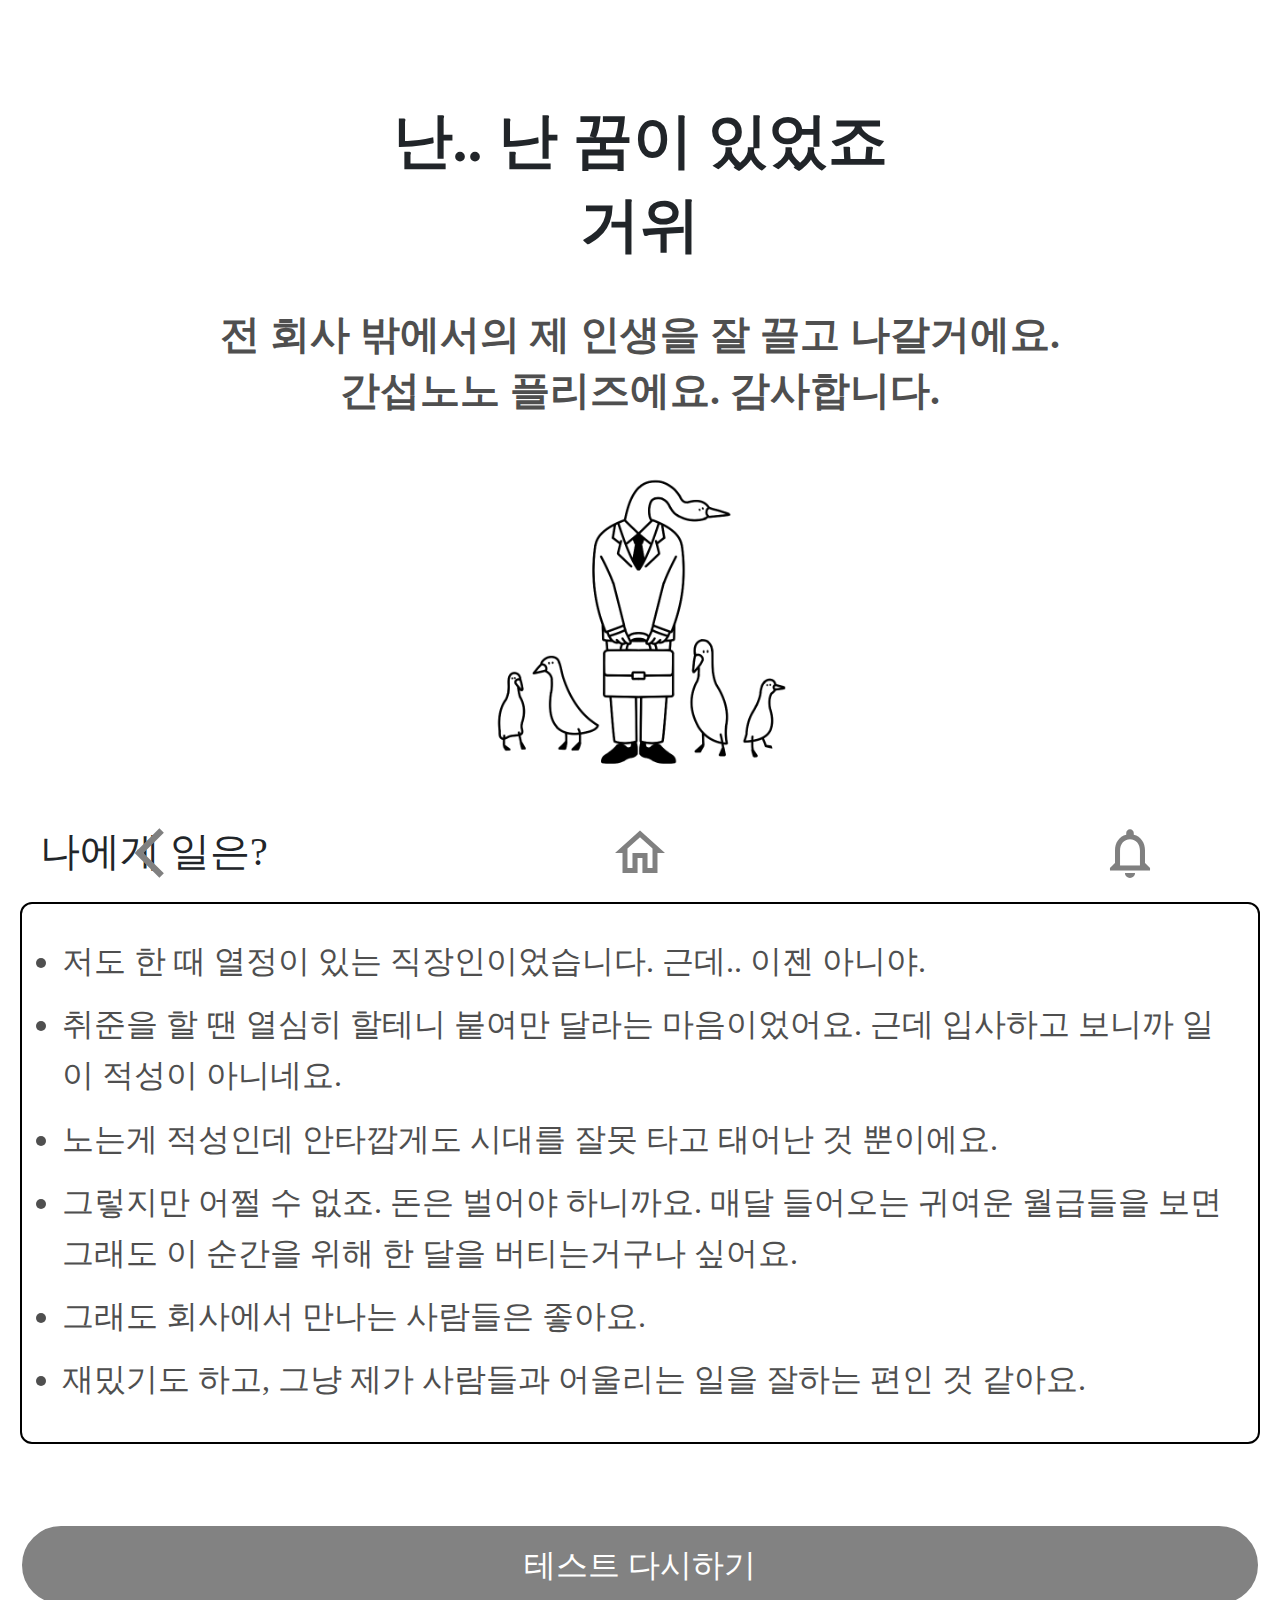
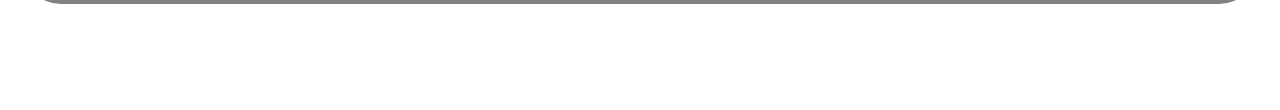
<file: result/type5.html>
<!DOCTYPE html>
<html lang="ko">
  <head>
    <meta http-equiv="Content-Type" content="text/html; charset=UTF-8" />

    <meta http-equiv="X-UA-Compatible" content="IE=edge" />
    <meta
      name="viewport"
      content="width=device-width, initial-scale=1, shrink-to-fit=no"
    />

    <title>직장인 부캐테스트 결과</title>

    <link
      href="https://fonts.googleapis.com/icon?family=Material+Icons|Material+Icons+Outlined"
      rel="stylesheet"
    />
    <script src="../files/jquery-3.5.1.min.js"></script>
    <style media="all" id="fa-v4-font-face">
      /*!
 * Font Awesome Free 5.15.3 by @fontawesome - https://fontawesome.com
 * License - https://fontawesome.com/license/free (Icons: CC BY 4.0, Fonts: SIL OFL 1.1, Code: MIT License)
 */
      @font-face {
        font-family: "FontAwesome";
        font-display: block;
        src: url(https://ka-f.fontawesome.com/releases/v5.15.3/webfonts/free-fa-solid-900.eot);
        src: url(https://ka-f.fontawesome.com/releases/v5.15.3/webfonts/free-fa-solid-900.eot?#iefix)
            format("embedded-opentype"),
          url(https://ka-f.fontawesome.com/releases/v5.15.3/webfonts/free-fa-solid-900.woff2)
            format("woff2"),
          url(https://ka-f.fontawesome.com/releases/v5.15.3/webfonts/free-fa-solid-900.woff)
            format("woff"),
          url(https://ka-f.fontawesome.com/releases/v5.15.3/webfonts/free-fa-solid-900.ttf)
            format("truetype"),
          url(https://ka-f.fontawesome.com/releases/v5.15.3/webfonts/free-fa-solid-900.svg#fontawesome)
            format("svg");
      }
      @font-face {
        font-family: "FontAwesome";
        font-display: block;
        src: url(https://ka-f.fontawesome.com/releases/v5.15.3/webfonts/free-fa-brands-400.eot);
        src: url(https://ka-f.fontawesome.com/releases/v5.15.3/webfonts/free-fa-brands-400.eot?#iefix)
            format("embedded-opentype"),
          url(https://ka-f.fontawesome.com/releases/v5.15.3/webfonts/free-fa-brands-400.woff2)
            format("woff2"),
          url(https://ka-f.fontawesome.com/releases/v5.15.3/webfonts/free-fa-brands-400.woff)
            format("woff"),
          url(https://ka-f.fontawesome.com/releases/v5.15.3/webfonts/free-fa-brands-400.ttf)
            format("truetype"),
          url(https://ka-f.fontawesome.com/releases/v5.15.3/webfonts/free-fa-brands-400.svg#fontawesome)
            format("svg");
      }
      @font-face {
        font-family: "FontAwesome";
        font-display: block;
        src: url(https://ka-f.fontawesome.com/releases/v5.15.3/webfonts/free-fa-regular-400.eot);
        src: url(https://ka-f.fontawesome.com/releases/v5.15.3/webfonts/free-fa-regular-400.eot?#iefix)
            format("embedded-opentype"),
          url(https://ka-f.fontawesome.com/releases/v5.15.3/webfonts/free-fa-regular-400.woff2)
            format("woff2"),
          url(https://ka-f.fontawesome.com/releases/v5.15.3/webfonts/free-fa-regular-400.woff)
            format("woff"),
          url(https://ka-f.fontawesome.com/releases/v5.15.3/webfonts/free-fa-regular-400.ttf)
            format("truetype"),
          url(https://ka-f.fontawesome.com/releases/v5.15.3/webfonts/free-fa-regular-400.svg#fontawesome)
            format("svg");
        unicode-range: U+f004-f005, U+f007, U+f017, U+f022, U+f024, U+f02e,
          U+f03e, U+f044, U+f057-f059, U+f06e, U+f070, U+f075, U+f07b-f07c,
          U+f080, U+f086, U+f089, U+f094, U+f09d, U+f0a0, U+f0a4-f0a7, U+f0c5,
          U+f0c7-f0c8, U+f0e0, U+f0eb, U+f0f3, U+f0f8, U+f0fe, U+f111,
          U+f118-f11a, U+f11c, U+f133, U+f144, U+f146, U+f14a, U+f14d-f14e,
          U+f150-f152, U+f15b-f15c, U+f164-f165, U+f185-f186, U+f191-f192,
          U+f1ad, U+f1c1-f1c9, U+f1cd, U+f1d8, U+f1e3, U+f1ea, U+f1f6, U+f1f9,
          U+f20a, U+f247-f249, U+f24d, U+f254-f25b, U+f25d, U+f271-f274, U+f279,
          U+f28b, U+f28d, U+f2b5-f2b6, U+f2b9, U+f2bb, U+f2bd, U+f2c1-f2c2,
          U+f2d0, U+f2d2, U+f2dc, U+f2ed, U+f3a5, U+f3d1, U+f410;
      }
      @font-face {
        font-family: "FontAwesome";
        font-display: block;
        src: url(https://ka-f.fontawesome.com/releases/v5.15.3/webfonts/free-fa-v4deprecations.eot);
        src: url(https://ka-f.fontawesome.com/releases/v5.15.3/webfonts/free-fa-v4deprecations.eot?#iefix)
            format("embedded-opentype"),
          url(https://ka-f.fontawesome.com/releases/v5.15.3/webfonts/free-fa-v4deprecations.woff2)
            format("woff2"),
          url(https://ka-f.fontawesome.com/releases/v5.15.3/webfonts/free-fa-v4deprecations.woff)
            format("woff"),
          url(https://ka-f.fontawesome.com/releases/v5.15.3/webfonts/free-fa-v4deprecations.ttf)
            format("truetype"),
          url(https://ka-f.fontawesome.com/releases/v5.15.3/webfonts/free-fa-v4deprecations.svg#fontawesome)
            format("svg");
        unicode-range: U+f003, U+f006, U+f014, U+f016, U+f01a-f01b, U+f01d,
          U+f040, U+f045-f047, U+f05c-f05d, U+f07d-f07e, U+f087-f088,
          U+f08a-f08b, U+f08e, U+f090, U+f096-f097, U+f0a2, U+f0e4-f0e6,
          U+f0ec-f0ee, U+f0f5-f0f7, U+f10c, U+f112, U+f114-f115, U+f11d, U+f123,
          U+f132, U+f145, U+f147-f149, U+f14c, U+f166, U+f16a, U+f172,
          U+f175-f178, U+f18e, U+f190, U+f196, U+f1b1, U+f1d9, U+f1db, U+f1f7,
          U+f20c, U+f219, U+f230, U+f24a, U+f250, U+f278, U+f27b, U+f283, U+f28c,
          U+f28e, U+f29b-f29c, U+f2b7, U+f2ba, U+f2bc, U+f2be, U+f2c0, U+f2c3,
          U+f2d3-f2d4;
      }
    </style>
    <style media="all" id="fa-v4-shims">
      /*!
 * Font Awesome Free 5.15.3 by @fontawesome - https://fontawesome.com
 * License - https://fontawesome.com/license/free (Icons: CC BY 4.0, Fonts: SIL OFL 1.1, Code: MIT License)
 */
      .fa.fa-glass:before {
        content: "\f000";
      }
      .fa.fa-meetup {
        font-family: "Font Awesome 5 Brands";
        font-weight: 400;
      }
      .fa.fa-star-o {
        font-family: "Font Awesome 5 Free";
        font-weight: 400;
      }
      .fa.fa-star-o:before {
        content: "\f005";
      }
      .fa.fa-close:before,
      .fa.fa-remove:before {
        content: "\f00d";
      }
      .fa.fa-gear:before {
        content: "\f013";
      }
      .fa.fa-trash-o {
        font-family: "Font Awesome 5 Free";
        font-weight: 400;
      }
      .fa.fa-trash-o:before {
        content: "\f2ed";
      }
      .fa.fa-file-o {
        font-family: "Font Awesome 5 Free";
        font-weight: 400;
      }
      .fa.fa-file-o:before {
        content: "\f15b";
      }
      .fa.fa-clock-o {
        font-family: "Font Awesome 5 Free";
        font-weight: 400;
      }
      .fa.fa-clock-o:before {
        content: "\f017";
      }
      .fa.fa-arrow-circle-o-down {
        font-family: "Font Awesome 5 Free";
        font-weight: 400;
      }
      .fa.fa-arrow-circle-o-down:before {
        content: "\f358";
      }
      .fa.fa-arrow-circle-o-up {
        font-family: "Font Awesome 5 Free";
        font-weight: 400;
      }
      .fa.fa-arrow-circle-o-up:before {
        content: "\f35b";
      }
      .fa.fa-play-circle-o {
        font-family: "Font Awesome 5 Free";
        font-weight: 400;
      }
      .fa.fa-play-circle-o:before {
        content: "\f144";
      }
      .fa.fa-repeat:before,
      .fa.fa-rotate-right:before {
        content: "\f01e";
      }
      .fa.fa-refresh:before {
        content: "\f021";
      }
      .fa.fa-list-alt {
        font-family: "Font Awesome 5 Free";
        font-weight: 400;
      }
      .fa.fa-dedent:before {
        content: "\f03b";
      }
      .fa.fa-video-camera:before {
        content: "\f03d";
      }
      .fa.fa-picture-o {
        font-family: "Font Awesome 5 Free";
        font-weight: 400;
      }
      .fa.fa-picture-o:before {
        content: "\f03e";
      }
      .fa.fa-photo {
        font-family: "Font Awesome 5 Free";
        font-weight: 400;
      }
      .fa.fa-photo:before {
        content: "\f03e";
      }
      .fa.fa-image {
        font-family: "Font Awesome 5 Free";
        font-weight: 400;
      }
      .fa.fa-image:before {
        content: "\f03e";
      }
      .fa.fa-pencil:before {
        content: "\f303";
      }
      .fa.fa-map-marker:before {
        content: "\f3c5";
      }
      .fa.fa-pencil-square-o {
        font-family: "Font Awesome 5 Free";
        font-weight: 400;
      }
      .fa.fa-pencil-square-o:before {
        content: "\f044";
      }
      .fa.fa-share-square-o {
        font-family: "Font Awesome 5 Free";
        font-weight: 400;
      }
      .fa.fa-share-square-o:before {
        content: "\f14d";
      }
      .fa.fa-check-square-o {
        font-family: "Font Awesome 5 Free";
        font-weight: 400;
      }
      .fa.fa-check-square-o:before {
        content: "\f14a";
      }
      .fa.fa-arrows:before {
        content: "\f0b2";
      }
      .fa.fa-times-circle-o {
        font-family: "Font Awesome 5 Free";
        font-weight: 400;
      }
      .fa.fa-times-circle-o:before {
        content: "\f057";
      }
      .fa.fa-check-circle-o {
        font-family: "Font Awesome 5 Free";
        font-weight: 400;
      }
      .fa.fa-check-circle-o:before {
        content: "\f058";
      }
      .fa.fa-mail-forward:before {
        content: "\f064";
      }
      .fa.fa-expand:before {
        content: "\f424";
      }
      .fa.fa-compress:before {
        content: "\f422";
      }
      .fa.fa-eye,
      .fa.fa-eye-slash {
        font-family: "Font Awesome 5 Free";
        font-weight: 400;
      }
      .fa.fa-warning:before {
        content: "\f071";
      }
      .fa.fa-calendar:before {
        content: "\f073";
      }
      .fa.fa-arrows-v:before {
        content: "\f338";
      }
      .fa.fa-arrows-h:before {
        content: "\f337";
      }
      .fa.fa-bar-chart {
        font-family: "Font Awesome 5 Free";
        font-weight: 400;
      }
      .fa.fa-bar-chart:before {
        content: "\f080";
      }
      .fa.fa-bar-chart-o {
        font-family: "Font Awesome 5 Free";
        font-weight: 400;
      }
      .fa.fa-bar-chart-o:before {
        content: "\f080";
      }
      .fa.fa-facebook-square,
      .fa.fa-twitter-square {
        font-family: "Font Awesome 5 Brands";
        font-weight: 400;
      }
      .fa.fa-gears:before {
        content: "\f085";
      }
      .fa.fa-thumbs-o-up {
        font-family: "Font Awesome 5 Free";
        font-weight: 400;
      }
      .fa.fa-thumbs-o-up:before {
        content: "\f164";
      }
      .fa.fa-thumbs-o-down {
        font-family: "Font Awesome 5 Free";
        font-weight: 400;
      }
      .fa.fa-thumbs-o-down:before {
        content: "\f165";
      }
      .fa.fa-heart-o {
        font-family: "Font Awesome 5 Free";
        font-weight: 400;
      }
      .fa.fa-heart-o:before {
        content: "\f004";
      }
      .fa.fa-sign-out:before {
        content: "\f2f5";
      }
      .fa.fa-linkedin-square {
        font-family: "Font Awesome 5 Brands";
        font-weight: 400;
      }
      .fa.fa-linkedin-square:before {
        content: "\f08c";
      }
      .fa.fa-thumb-tack:before {
        content: "\f08d";
      }
      .fa.fa-external-link:before {
        content: "\f35d";
      }
      .fa.fa-sign-in:before {
        content: "\f2f6";
      }
      .fa.fa-github-square {
        font-family: "Font Awesome 5 Brands";
        font-weight: 400;
      }
      .fa.fa-lemon-o {
        font-family: "Font Awesome 5 Free";
        font-weight: 400;
      }
      .fa.fa-lemon-o:before {
        content: "\f094";
      }
      .fa.fa-square-o {
        font-family: "Font Awesome 5 Free";
        font-weight: 400;
      }
      .fa.fa-square-o:before {
        content: "\f0c8";
      }
      .fa.fa-bookmark-o {
        font-family: "Font Awesome 5 Free";
        font-weight: 400;
      }
      .fa.fa-bookmark-o:before {
        content: "\f02e";
      }
      .fa.fa-facebook,
      .fa.fa-twitter {
        font-family: "Font Awesome 5 Brands";
        font-weight: 400;
      }
      .fa.fa-facebook:before {
        content: "\f39e";
      }
      .fa.fa-facebook-f {
        font-family: "Font Awesome 5 Brands";
        font-weight: 400;
      }
      .fa.fa-facebook-f:before {
        content: "\f39e";
      }
      .fa.fa-github {
        font-family: "Font Awesome 5 Brands";
        font-weight: 400;
      }
      .fa.fa-credit-card {
        font-family: "Font Awesome 5 Free";
        font-weight: 400;
      }
      .fa.fa-feed:before {
        content: "\f09e";
      }
      .fa.fa-hdd-o {
        font-family: "Font Awesome 5 Free";
        font-weight: 400;
      }
      .fa.fa-hdd-o:before {
        content: "\f0a0";
      }
      .fa.fa-hand-o-right {
        font-family: "Font Awesome 5 Free";
        font-weight: 400;
      }
      .fa.fa-hand-o-right:before {
        content: "\f0a4";
      }
      .fa.fa-hand-o-left {
        font-family: "Font Awesome 5 Free";
        font-weight: 400;
      }
      .fa.fa-hand-o-left:before {
        content: "\f0a5";
      }
      .fa.fa-hand-o-up {
        font-family: "Font Awesome 5 Free";
        font-weight: 400;
      }
      .fa.fa-hand-o-up:before {
        content: "\f0a6";
      }
      .fa.fa-hand-o-down {
        font-family: "Font Awesome 5 Free";
        font-weight: 400;
      }
      .fa.fa-hand-o-down:before {
        content: "\f0a7";
      }
      .fa.fa-arrows-alt:before {
        content: "\f31e";
      }
      .fa.fa-group:before {
        content: "\f0c0";
      }
      .fa.fa-chain:before {
        content: "\f0c1";
      }
      .fa.fa-scissors:before {
        content: "\f0c4";
      }
      .fa.fa-files-o {
        font-family: "Font Awesome 5 Free";
        font-weight: 400;
      }
      .fa.fa-files-o:before {
        content: "\f0c5";
      }
      .fa.fa-floppy-o {
        font-family: "Font Awesome 5 Free";
        font-weight: 400;
      }
      .fa.fa-floppy-o:before {
        content: "\f0c7";
      }
      .fa.fa-navicon:before,
      .fa.fa-reorder:before {
        content: "\f0c9";
      }
      .fa.fa-google-plus,
      .fa.fa-google-plus-square,
      .fa.fa-pinterest,
      .fa.fa-pinterest-square {
        font-family: "Font Awesome 5 Brands";
        font-weight: 400;
      }
      .fa.fa-google-plus:before {
        content: "\f0d5";
      }
      .fa.fa-money {
        font-family: "Font Awesome 5 Free";
        font-weight: 400;
      }
      .fa.fa-money:before {
        content: "\f3d1";
      }
      .fa.fa-unsorted:before {
        content: "\f0dc";
      }
      .fa.fa-sort-desc:before {
        content: "\f0dd";
      }
      .fa.fa-sort-asc:before {
        content: "\f0de";
      }
      .fa.fa-linkedin {
        font-family: "Font Awesome 5 Brands";
        font-weight: 400;
      }
      .fa.fa-linkedin:before {
        content: "\f0e1";
      }
      .fa.fa-rotate-left:before {
        content: "\f0e2";
      }
      .fa.fa-legal:before {
        content: "\f0e3";
      }
      .fa.fa-dashboard:before,
      .fa.fa-tachometer:before {
        content: "\f3fd";
      }
      .fa.fa-comment-o {
        font-family: "Font Awesome 5 Free";
        font-weight: 400;
      }
      .fa.fa-comment-o:before {
        content: "\f075";
      }
      .fa.fa-comments-o {
        font-family: "Font Awesome 5 Free";
        font-weight: 400;
      }
      .fa.fa-comments-o:before {
        content: "\f086";
      }
      .fa.fa-flash:before {
        content: "\f0e7";
      }
      .fa.fa-clipboard,
      .fa.fa-paste {
        font-family: "Font Awesome 5 Free";
        font-weight: 400;
      }
      .fa.fa-paste:before {
        content: "\f328";
      }
      .fa.fa-lightbulb-o {
        font-family: "Font Awesome 5 Free";
        font-weight: 400;
      }
      .fa.fa-lightbulb-o:before {
        content: "\f0eb";
      }
      .fa.fa-exchange:before {
        content: "\f362";
      }
      .fa.fa-cloud-download:before {
        content: "\f381";
      }
      .fa.fa-cloud-upload:before {
        content: "\f382";
      }
      .fa.fa-bell-o {
        font-family: "Font Awesome 5 Free";
        font-weight: 400;
      }
      .fa.fa-bell-o:before {
        content: "\f0f3";
      }
      .fa.fa-cutlery:before {
        content: "\f2e7";
      }
      .fa.fa-file-text-o {
        font-family: "Font Awesome 5 Free";
        font-weight: 400;
      }
      .fa.fa-file-text-o:before {
        content: "\f15c";
      }
      .fa.fa-building-o {
        font-family: "Font Awesome 5 Free";
        font-weight: 400;
      }
      .fa.fa-building-o:before {
        content: "\f1ad";
      }
      .fa.fa-hospital-o {
        font-family: "Font Awesome 5 Free";
        font-weight: 400;
      }
      .fa.fa-hospital-o:before {
        content: "\f0f8";
      }
      .fa.fa-tablet:before {
        content: "\f3fa";
      }
      .fa.fa-mobile-phone:before,
      .fa.fa-mobile:before {
        content: "\f3cd";
      }
      .fa.fa-circle-o {
        font-family: "Font Awesome 5 Free";
        font-weight: 400;
      }
      .fa.fa-circle-o:before {
        content: "\f111";
      }
      .fa.fa-mail-reply:before {
        content: "\f3e5";
      }
      .fa.fa-github-alt {
        font-family: "Font Awesome 5 Brands";
        font-weight: 400;
      }
      .fa.fa-folder-o {
        font-family: "Font Awesome 5 Free";
        font-weight: 400;
      }
      .fa.fa-folder-o:before {
        content: "\f07b";
      }
      .fa.fa-folder-open-o {
        font-family: "Font Awesome 5 Free";
        font-weight: 400;
      }
      .fa.fa-folder-open-o:before {
        content: "\f07c";
      }
      .fa.fa-smile-o {
        font-family: "Font Awesome 5 Free";
        font-weight: 400;
      }
      .fa.fa-smile-o:before {
        content: "\f118";
      }
      .fa.fa-frown-o {
        font-family: "Font Awesome 5 Free";
        font-weight: 400;
      }
      .fa.fa-frown-o:before {
        content: "\f119";
      }
      .fa.fa-meh-o {
        font-family: "Font Awesome 5 Free";
        font-weight: 400;
      }
      .fa.fa-meh-o:before {
        content: "\f11a";
      }
      .fa.fa-keyboard-o {
        font-family: "Font Awesome 5 Free";
        font-weight: 400;
      }
      .fa.fa-keyboard-o:before {
        content: "\f11c";
      }
      .fa.fa-flag-o {
        font-family: "Font Awesome 5 Free";
        font-weight: 400;
      }
      .fa.fa-flag-o:before {
        content: "\f024";
      }
      .fa.fa-mail-reply-all:before {
        content: "\f122";
      }
      .fa.fa-star-half-o {
        font-family: "Font Awesome 5 Free";
        font-weight: 400;
      }
      .fa.fa-star-half-o:before {
        content: "\f089";
      }
      .fa.fa-star-half-empty {
        font-family: "Font Awesome 5 Free";
        font-weight: 400;
      }
      .fa.fa-star-half-empty:before {
        content: "\f089";
      }
      .fa.fa-star-half-full {
        font-family: "Font Awesome 5 Free";
        font-weight: 400;
      }
      .fa.fa-star-half-full:before {
        content: "\f089";
      }
      .fa.fa-code-fork:before {
        content: "\f126";
      }
      .fa.fa-chain-broken:before {
        content: "\f127";
      }
      .fa.fa-shield:before {
        content: "\f3ed";
      }
      .fa.fa-calendar-o {
        font-family: "Font Awesome 5 Free";
        font-weight: 400;
      }
      .fa.fa-calendar-o:before {
        content: "\f133";
      }
      .fa.fa-css3,
      .fa.fa-html5,
      .fa.fa-maxcdn {
        font-family: "Font Awesome 5 Brands";
        font-weight: 400;
      }
      .fa.fa-ticket:before {
        content: "\f3ff";
      }
      .fa.fa-minus-square-o {
        font-family: "Font Awesome 5 Free";
        font-weight: 400;
      }
      .fa.fa-minus-square-o:before {
        content: "\f146";
      }
      .fa.fa-level-up:before {
        content: "\f3bf";
      }
      .fa.fa-level-down:before {
        content: "\f3be";
      }
      .fa.fa-pencil-square:before {
        content: "\f14b";
      }
      .fa.fa-external-link-square:before {
        content: "\f360";
      }
      .fa.fa-compass {
        font-family: "Font Awesome 5 Free";
        font-weight: 400;
      }
      .fa.fa-caret-square-o-down {
        font-family: "Font Awesome 5 Free";
        font-weight: 400;
      }
      .fa.fa-caret-square-o-down:before {
        content: "\f150";
      }
      .fa.fa-toggle-down {
        font-family: "Font Awesome 5 Free";
        font-weight: 400;
      }
      .fa.fa-toggle-down:before {
        content: "\f150";
      }
      .fa.fa-caret-square-o-up {
        font-family: "Font Awesome 5 Free";
        font-weight: 400;
      }
      .fa.fa-caret-square-o-up:before {
        content: "\f151";
      }
      .fa.fa-toggle-up {
        font-family: "Font Awesome 5 Free";
        font-weight: 400;
      }
      .fa.fa-toggle-up:before {
        content: "\f151";
      }
      .fa.fa-caret-square-o-right {
        font-family: "Font Awesome 5 Free";
        font-weight: 400;
      }
      .fa.fa-caret-square-o-right:before {
        content: "\f152";
      }
      .fa.fa-toggle-right {
        font-family: "Font Awesome 5 Free";
        font-weight: 400;
      }
      .fa.fa-toggle-right:before {
        content: "\f152";
      }
      .fa.fa-eur:before,
      .fa.fa-euro:before {
        content: "\f153";
      }
      .fa.fa-gbp:before {
        content: "\f154";
      }
      .fa.fa-dollar:before,
      .fa.fa-usd:before {
        content: "\f155";
      }
      .fa.fa-inr:before,
      .fa.fa-rupee:before {
        content: "\f156";
      }
      .fa.fa-cny:before,
      .fa.fa-jpy:before,
      .fa.fa-rmb:before,
      .fa.fa-yen:before {
        content: "\f157";
      }
      .fa.fa-rouble:before,
      .fa.fa-rub:before,
      .fa.fa-ruble:before {
        content: "\f158";
      }
      .fa.fa-krw:before,
      .fa.fa-won:before {
        content: "\f159";
      }
      .fa.fa-bitcoin,
      .fa.fa-btc {
        font-family: "Font Awesome 5 Brands";
        font-weight: 400;
      }
      .fa.fa-bitcoin:before {
        content: "\f15a";
      }
      .fa.fa-file-text:before {
        content: "\f15c";
      }
      .fa.fa-sort-alpha-asc:before {
        content: "\f15d";
      }
      .fa.fa-sort-alpha-desc:before {
        content: "\f881";
      }
      .fa.fa-sort-amount-asc:before {
        content: "\f160";
      }
      .fa.fa-sort-amount-desc:before {
        content: "\f884";
      }
      .fa.fa-sort-numeric-asc:before {
        content: "\f162";
      }
      .fa.fa-sort-numeric-desc:before {
        content: "\f886";
      }
      .fa.fa-xing,
      .fa.fa-xing-square,
      .fa.fa-youtube,
      .fa.fa-youtube-play,
      .fa.fa-youtube-square {
        font-family: "Font Awesome 5 Brands";
        font-weight: 400;
      }
      .fa.fa-youtube-play:before {
        content: "\f167";
      }
      .fa.fa-adn,
      .fa.fa-bitbucket,
      .fa.fa-bitbucket-square,
      .fa.fa-dropbox,
      .fa.fa-flickr,
      .fa.fa-instagram,
      .fa.fa-stack-overflow {
        font-family: "Font Awesome 5 Brands";
        font-weight: 400;
      }
      .fa.fa-bitbucket-square:before {
        content: "\f171";
      }
      .fa.fa-tumblr,
      .fa.fa-tumblr-square {
        font-family: "Font Awesome 5 Brands";
        font-weight: 400;
      }
      .fa.fa-long-arrow-down:before {
        content: "\f309";
      }
      .fa.fa-long-arrow-up:before {
        content: "\f30c";
      }
      .fa.fa-long-arrow-left:before {
        content: "\f30a";
      }
      .fa.fa-long-arrow-right:before {
        content: "\f30b";
      }
      .fa.fa-android,
      .fa.fa-apple,
      .fa.fa-dribbble,
      .fa.fa-foursquare,
      .fa.fa-gittip,
      .fa.fa-gratipay,
      .fa.fa-linux,
      .fa.fa-skype,
      .fa.fa-trello,
      .fa.fa-windows {
        font-family: "Font Awesome 5 Brands";
        font-weight: 400;
      }
      .fa.fa-gittip:before {
        content: "\f184";
      }
      .fa.fa-sun-o {
        font-family: "Font Awesome 5 Free";
        font-weight: 400;
      }
      .fa.fa-sun-o:before {
        content: "\f185";
      }
      .fa.fa-moon-o {
        font-family: "Font Awesome 5 Free";
        font-weight: 400;
      }
      .fa.fa-moon-o:before {
        content: "\f186";
      }
      .fa.fa-pagelines,
      .fa.fa-renren,
      .fa.fa-stack-exchange,
      .fa.fa-vk,
      .fa.fa-weibo {
        font-family: "Font Awesome 5 Brands";
        font-weight: 400;
      }
      .fa.fa-arrow-circle-o-right {
        font-family: "Font Awesome 5 Free";
        font-weight: 400;
      }
      .fa.fa-arrow-circle-o-right:before {
        content: "\f35a";
      }
      .fa.fa-arrow-circle-o-left {
        font-family: "Font Awesome 5 Free";
        font-weight: 400;
      }
      .fa.fa-arrow-circle-o-left:before {
        content: "\f359";
      }
      .fa.fa-caret-square-o-left {
        font-family: "Font Awesome 5 Free";
        font-weight: 400;
      }
      .fa.fa-caret-square-o-left:before {
        content: "\f191";
      }
      .fa.fa-toggle-left {
        font-family: "Font Awesome 5 Free";
        font-weight: 400;
      }
      .fa.fa-toggle-left:before {
        content: "\f191";
      }
      .fa.fa-dot-circle-o {
        font-family: "Font Awesome 5 Free";
        font-weight: 400;
      }
      .fa.fa-dot-circle-o:before {
        content: "\f192";
      }
      .fa.fa-vimeo-square {
        font-family: "Font Awesome 5 Brands";
        font-weight: 400;
      }
      .fa.fa-try:before,
      .fa.fa-turkish-lira:before {
        content: "\f195";
      }
      .fa.fa-plus-square-o {
        font-family: "Font Awesome 5 Free";
        font-weight: 400;
      }
      .fa.fa-plus-square-o:before {
        content: "\f0fe";
      }
      .fa.fa-openid,
      .fa.fa-slack,
      .fa.fa-wordpress {
        font-family: "Font Awesome 5 Brands";
        font-weight: 400;
      }
      .fa.fa-bank:before,
      .fa.fa-institution:before {
        content: "\f19c";
      }
      .fa.fa-mortar-board:before {
        content: "\f19d";
      }
      .fa.fa-delicious,
      .fa.fa-digg,
      .fa.fa-drupal,
      .fa.fa-google,
      .fa.fa-joomla,
      .fa.fa-pied-piper-alt,
      .fa.fa-pied-piper-pp,
      .fa.fa-reddit,
      .fa.fa-reddit-square,
      .fa.fa-stumbleupon,
      .fa.fa-stumbleupon-circle,
      .fa.fa-yahoo {
        font-family: "Font Awesome 5 Brands";
        font-weight: 400;
      }
      .fa.fa-spoon:before {
        content: "\f2e5";
      }
      .fa.fa-behance,
      .fa.fa-behance-square,
      .fa.fa-steam,
      .fa.fa-steam-square {
        font-family: "Font Awesome 5 Brands";
        font-weight: 400;
      }
      .fa.fa-automobile:before {
        content: "\f1b9";
      }
      .fa.fa-envelope-o {
        font-family: "Font Awesome 5 Free";
        font-weight: 400;
      }
      .fa.fa-envelope-o:before {
        content: "\f0e0";
      }
      .fa.fa-deviantart,
      .fa.fa-soundcloud,
      .fa.fa-spotify {
        font-family: "Font Awesome 5 Brands";
        font-weight: 400;
      }
      .fa.fa-file-pdf-o {
        font-family: "Font Awesome 5 Free";
        font-weight: 400;
      }
      .fa.fa-file-pdf-o:before {
        content: "\f1c1";
      }
      .fa.fa-file-word-o {
        font-family: "Font Awesome 5 Free";
        font-weight: 400;
      }
      .fa.fa-file-word-o:before {
        content: "\f1c2";
      }
      .fa.fa-file-excel-o {
        font-family: "Font Awesome 5 Free";
        font-weight: 400;
      }
      .fa.fa-file-excel-o:before {
        content: "\f1c3";
      }
      .fa.fa-file-powerpoint-o {
        font-family: "Font Awesome 5 Free";
        font-weight: 400;
      }
      .fa.fa-file-powerpoint-o:before {
        content: "\f1c4";
      }
      .fa.fa-file-image-o {
        font-family: "Font Awesome 5 Free";
        font-weight: 400;
      }
      .fa.fa-file-image-o:before {
        content: "\f1c5";
      }
      .fa.fa-file-photo-o {
        font-family: "Font Awesome 5 Free";
        font-weight: 400;
      }
      .fa.fa-file-photo-o:before {
        content: "\f1c5";
      }
      .fa.fa-file-picture-o {
        font-family: "Font Awesome 5 Free";
        font-weight: 400;
      }
      .fa.fa-file-picture-o:before {
        content: "\f1c5";
      }
      .fa.fa-file-archive-o {
        font-family: "Font Awesome 5 Free";
        font-weight: 400;
      }
      .fa.fa-file-archive-o:before {
        content: "\f1c6";
      }
      .fa.fa-file-zip-o {
        font-family: "Font Awesome 5 Free";
        font-weight: 400;
      }
      .fa.fa-file-zip-o:before {
        content: "\f1c6";
      }
      .fa.fa-file-audio-o {
        font-family: "Font Awesome 5 Free";
        font-weight: 400;
      }
      .fa.fa-file-audio-o:before {
        content: "\f1c7";
      }
      .fa.fa-file-sound-o {
        font-family: "Font Awesome 5 Free";
        font-weight: 400;
      }
      .fa.fa-file-sound-o:before {
        content: "\f1c7";
      }
      .fa.fa-file-video-o {
        font-family: "Font Awesome 5 Free";
        font-weight: 400;
      }
      .fa.fa-file-video-o:before {
        content: "\f1c8";
      }
      .fa.fa-file-movie-o {
        font-family: "Font Awesome 5 Free";
        font-weight: 400;
      }
      .fa.fa-file-movie-o:before {
        content: "\f1c8";
      }
      .fa.fa-file-code-o {
        font-family: "Font Awesome 5 Free";
        font-weight: 400;
      }
      .fa.fa-file-code-o:before {
        content: "\f1c9";
      }
      .fa.fa-codepen,
      .fa.fa-jsfiddle,
      .fa.fa-vine {
        font-family: "Font Awesome 5 Brands";
        font-weight: 400;
      }
      .fa.fa-life-bouy,
      .fa.fa-life-ring {
        font-family: "Font Awesome 5 Free";
        font-weight: 400;
      }
      .fa.fa-life-bouy:before {
        content: "\f1cd";
      }
      .fa.fa-life-buoy {
        font-family: "Font Awesome 5 Free";
        font-weight: 400;
      }
      .fa.fa-life-buoy:before {
        content: "\f1cd";
      }
      .fa.fa-life-saver {
        font-family: "Font Awesome 5 Free";
        font-weight: 400;
      }
      .fa.fa-life-saver:before {
        content: "\f1cd";
      }
      .fa.fa-support {
        font-family: "Font Awesome 5 Free";
        font-weight: 400;
      }
      .fa.fa-support:before {
        content: "\f1cd";
      }
      .fa.fa-circle-o-notch:before {
        content: "\f1ce";
      }
      .fa.fa-ra,
      .fa.fa-rebel {
        font-family: "Font Awesome 5 Brands";
        font-weight: 400;
      }
      .fa.fa-ra:before {
        content: "\f1d0";
      }
      .fa.fa-resistance {
        font-family: "Font Awesome 5 Brands";
        font-weight: 400;
      }
      .fa.fa-resistance:before {
        content: "\f1d0";
      }
      .fa.fa-empire,
      .fa.fa-ge {
        font-family: "Font Awesome 5 Brands";
        font-weight: 400;
      }
      .fa.fa-ge:before {
        content: "\f1d1";
      }
      .fa.fa-git,
      .fa.fa-git-square,
      .fa.fa-hacker-news,
      .fa.fa-y-combinator-square {
        font-family: "Font Awesome 5 Brands";
        font-weight: 400;
      }
      .fa.fa-y-combinator-square:before {
        content: "\f1d4";
      }
      .fa.fa-yc-square {
        font-family: "Font Awesome 5 Brands";
        font-weight: 400;
      }
      .fa.fa-yc-square:before {
        content: "\f1d4";
      }
      .fa.fa-qq,
      .fa.fa-tencent-weibo,
      .fa.fa-wechat,
      .fa.fa-weixin {
        font-family: "Font Awesome 5 Brands";
        font-weight: 400;
      }
      .fa.fa-wechat:before {
        content: "\f1d7";
      }
      .fa.fa-send:before {
        content: "\f1d8";
      }
      .fa.fa-paper-plane-o {
        font-family: "Font Awesome 5 Free";
        font-weight: 400;
      }
      .fa.fa-paper-plane-o:before {
        content: "\f1d8";
      }
      .fa.fa-send-o {
        font-family: "Font Awesome 5 Free";
        font-weight: 400;
      }
      .fa.fa-send-o:before {
        content: "\f1d8";
      }
      .fa.fa-circle-thin {
        font-family: "Font Awesome 5 Free";
        font-weight: 400;
      }
      .fa.fa-circle-thin:before {
        content: "\f111";
      }
      .fa.fa-header:before {
        content: "\f1dc";
      }
      .fa.fa-sliders:before {
        content: "\f1de";
      }
      .fa.fa-futbol-o {
        font-family: "Font Awesome 5 Free";
        font-weight: 400;
      }
      .fa.fa-futbol-o:before {
        content: "\f1e3";
      }
      .fa.fa-soccer-ball-o {
        font-family: "Font Awesome 5 Free";
        font-weight: 400;
      }
      .fa.fa-soccer-ball-o:before {
        content: "\f1e3";
      }
      .fa.fa-slideshare,
      .fa.fa-twitch,
      .fa.fa-yelp {
        font-family: "Font Awesome 5 Brands";
        font-weight: 400;
      }
      .fa.fa-newspaper-o {
        font-family: "Font Awesome 5 Free";
        font-weight: 400;
      }
      .fa.fa-newspaper-o:before {
        content: "\f1ea";
      }
      .fa.fa-cc-amex,
      .fa.fa-cc-discover,
      .fa.fa-cc-mastercard,
      .fa.fa-cc-paypal,
      .fa.fa-cc-stripe,
      .fa.fa-cc-visa,
      .fa.fa-google-wallet,
      .fa.fa-paypal {
        font-family: "Font Awesome 5 Brands";
        font-weight: 400;
      }
      .fa.fa-bell-slash-o {
        font-family: "Font Awesome 5 Free";
        font-weight: 400;
      }
      .fa.fa-bell-slash-o:before {
        content: "\f1f6";
      }
      .fa.fa-trash:before {
        content: "\f2ed";
      }
      .fa.fa-copyright {
        font-family: "Font Awesome 5 Free";
        font-weight: 400;
      }
      .fa.fa-eyedropper:before {
        content: "\f1fb";
      }
      .fa.fa-area-chart:before {
        content: "\f1fe";
      }
      .fa.fa-pie-chart:before {
        content: "\f200";
      }
      .fa.fa-line-chart:before {
        content: "\f201";
      }
      .fa.fa-angellist,
      .fa.fa-ioxhost,
      .fa.fa-lastfm,
      .fa.fa-lastfm-square {
        font-family: "Font Awesome 5 Brands";
        font-weight: 400;
      }
      .fa.fa-cc {
        font-family: "Font Awesome 5 Free";
        font-weight: 400;
      }
      .fa.fa-cc:before {
        content: "\f20a";
      }
      .fa.fa-ils:before,
      .fa.fa-shekel:before,
      .fa.fa-sheqel:before {
        content: "\f20b";
      }
      .fa.fa-meanpath {
        font-family: "Font Awesome 5 Brands";
        font-weight: 400;
      }
      .fa.fa-meanpath:before {
        content: "\f2b4";
      }
      .fa.fa-buysellads,
      .fa.fa-connectdevelop,
      .fa.fa-dashcube,
      .fa.fa-forumbee,
      .fa.fa-leanpub,
      .fa.fa-sellsy,
      .fa.fa-shirtsinbulk,
      .fa.fa-simplybuilt,
      .fa.fa-skyatlas {
        font-family: "Font Awesome 5 Brands";
        font-weight: 400;
      }
      .fa.fa-diamond {
        font-family: "Font Awesome 5 Free";
        font-weight: 400;
      }
      .fa.fa-diamond:before {
        content: "\f3a5";
      }
      .fa.fa-intersex:before {
        content: "\f224";
      }
      .fa.fa-facebook-official {
        font-family: "Font Awesome 5 Brands";
        font-weight: 400;
      }
      .fa.fa-facebook-official:before {
        content: "\f09a";
      }
      .fa.fa-pinterest-p,
      .fa.fa-whatsapp {
        font-family: "Font Awesome 5 Brands";
        font-weight: 400;
      }
      .fa.fa-hotel:before {
        content: "\f236";
      }
      .fa.fa-medium,
      .fa.fa-viacoin,
      .fa.fa-y-combinator,
      .fa.fa-yc {
        font-family: "Font Awesome 5 Brands";
        font-weight: 400;
      }
      .fa.fa-yc:before {
        content: "\f23b";
      }
      .fa.fa-expeditedssl,
      .fa.fa-opencart,
      .fa.fa-optin-monster {
        font-family: "Font Awesome 5 Brands";
        font-weight: 400;
      }
      .fa.fa-battery-4:before,
      .fa.fa-battery:before {
        content: "\f240";
      }
      .fa.fa-battery-3:before {
        content: "\f241";
      }
      .fa.fa-battery-2:before {
        content: "\f242";
      }
      .fa.fa-battery-1:before {
        content: "\f243";
      }
      .fa.fa-battery-0:before {
        content: "\f244";
      }
      .fa.fa-object-group,
      .fa.fa-object-ungroup,
      .fa.fa-sticky-note-o {
        font-family: "Font Awesome 5 Free";
        font-weight: 400;
      }
      .fa.fa-sticky-note-o:before {
        content: "\f249";
      }
      .fa.fa-cc-diners-club,
      .fa.fa-cc-jcb {
        font-family: "Font Awesome 5 Brands";
        font-weight: 400;
      }
      .fa.fa-clone,
      .fa.fa-hourglass-o {
        font-family: "Font Awesome 5 Free";
        font-weight: 400;
      }
      .fa.fa-hourglass-o:before {
        content: "\f254";
      }
      .fa.fa-hourglass-1:before {
        content: "\f251";
      }
      .fa.fa-hourglass-2:before {
        content: "\f252";
      }
      .fa.fa-hourglass-3:before {
        content: "\f253";
      }
      .fa.fa-hand-rock-o {
        font-family: "Font Awesome 5 Free";
        font-weight: 400;
      }
      .fa.fa-hand-rock-o:before {
        content: "\f255";
      }
      .fa.fa-hand-grab-o {
        font-family: "Font Awesome 5 Free";
        font-weight: 400;
      }
      .fa.fa-hand-grab-o:before {
        content: "\f255";
      }
      .fa.fa-hand-paper-o {
        font-family: "Font Awesome 5 Free";
        font-weight: 400;
      }
      .fa.fa-hand-paper-o:before {
        content: "\f256";
      }
      .fa.fa-hand-stop-o {
        font-family: "Font Awesome 5 Free";
        font-weight: 400;
      }
      .fa.fa-hand-stop-o:before {
        content: "\f256";
      }
      .fa.fa-hand-scissors-o {
        font-family: "Font Awesome 5 Free";
        font-weight: 400;
      }
      .fa.fa-hand-scissors-o:before {
        content: "\f257";
      }
      .fa.fa-hand-lizard-o {
        font-family: "Font Awesome 5 Free";
        font-weight: 400;
      }
      .fa.fa-hand-lizard-o:before {
        content: "\f258";
      }
      .fa.fa-hand-spock-o {
        font-family: "Font Awesome 5 Free";
        font-weight: 400;
      }
      .fa.fa-hand-spock-o:before {
        content: "\f259";
      }
      .fa.fa-hand-pointer-o {
        font-family: "Font Awesome 5 Free";
        font-weight: 400;
      }
      .fa.fa-hand-pointer-o:before {
        content: "\f25a";
      }
      .fa.fa-hand-peace-o {
        font-family: "Font Awesome 5 Free";
        font-weight: 400;
      }
      .fa.fa-hand-peace-o:before {
        content: "\f25b";
      }
      .fa.fa-registered {
        font-family: "Font Awesome 5 Free";
        font-weight: 400;
      }
      .fa.fa-chrome,
      .fa.fa-creative-commons,
      .fa.fa-firefox,
      .fa.fa-get-pocket,
      .fa.fa-gg,
      .fa.fa-gg-circle,
      .fa.fa-internet-explorer,
      .fa.fa-odnoklassniki,
      .fa.fa-odnoklassniki-square,
      .fa.fa-opera,
      .fa.fa-safari,
      .fa.fa-tripadvisor,
      .fa.fa-wikipedia-w {
        font-family: "Font Awesome 5 Brands";
        font-weight: 400;
      }
      .fa.fa-television:before {
        content: "\f26c";
      }
      .fa.fa-500px,
      .fa.fa-amazon,
      .fa.fa-contao {
        font-family: "Font Awesome 5 Brands";
        font-weight: 400;
      }
      .fa.fa-calendar-plus-o {
        font-family: "Font Awesome 5 Free";
        font-weight: 400;
      }
      .fa.fa-calendar-plus-o:before {
        content: "\f271";
      }
      .fa.fa-calendar-minus-o {
        font-family: "Font Awesome 5 Free";
        font-weight: 400;
      }
      .fa.fa-calendar-minus-o:before {
        content: "\f272";
      }
      .fa.fa-calendar-times-o {
        font-family: "Font Awesome 5 Free";
        font-weight: 400;
      }
      .fa.fa-calendar-times-o:before {
        content: "\f273";
      }
      .fa.fa-calendar-check-o {
        font-family: "Font Awesome 5 Free";
        font-weight: 400;
      }
      .fa.fa-calendar-check-o:before {
        content: "\f274";
      }
      .fa.fa-map-o {
        font-family: "Font Awesome 5 Free";
        font-weight: 400;
      }
      .fa.fa-map-o:before {
        content: "\f279";
      }
      .fa.fa-commenting:before {
        content: "\f4ad";
      }
      .fa.fa-commenting-o {
        font-family: "Font Awesome 5 Free";
        font-weight: 400;
      }
      .fa.fa-commenting-o:before {
        content: "\f4ad";
      }
      .fa.fa-houzz,
      .fa.fa-vimeo {
        font-family: "Font Awesome 5 Brands";
        font-weight: 400;
      }
      .fa.fa-vimeo:before {
        content: "\f27d";
      }
      .fa.fa-black-tie,
      .fa.fa-edge,
      .fa.fa-fonticons,
      .fa.fa-reddit-alien {
        font-family: "Font Awesome 5 Brands";
        font-weight: 400;
      }
      .fa.fa-credit-card-alt:before {
        content: "\f09d";
      }
      .fa.fa-codiepie,
      .fa.fa-fort-awesome,
      .fa.fa-mixcloud,
      .fa.fa-modx,
      .fa.fa-product-hunt,
      .fa.fa-scribd,
      .fa.fa-usb {
        font-family: "Font Awesome 5 Brands";
        font-weight: 400;
      }
      .fa.fa-pause-circle-o {
        font-family: "Font Awesome 5 Free";
        font-weight: 400;
      }
      .fa.fa-pause-circle-o:before {
        content: "\f28b";
      }
      .fa.fa-stop-circle-o {
        font-family: "Font Awesome 5 Free";
        font-weight: 400;
      }
      .fa.fa-stop-circle-o:before {
        content: "\f28d";
      }
      .fa.fa-bluetooth,
      .fa.fa-bluetooth-b,
      .fa.fa-envira,
      .fa.fa-gitlab,
      .fa.fa-wheelchair-alt,
      .fa.fa-wpbeginner,
      .fa.fa-wpforms {
        font-family: "Font Awesome 5 Brands";
        font-weight: 400;
      }
      .fa.fa-wheelchair-alt:before {
        content: "\f368";
      }
      .fa.fa-question-circle-o {
        font-family: "Font Awesome 5 Free";
        font-weight: 400;
      }
      .fa.fa-question-circle-o:before {
        content: "\f059";
      }
      .fa.fa-volume-control-phone:before {
        content: "\f2a0";
      }
      .fa.fa-asl-interpreting:before {
        content: "\f2a3";
      }
      .fa.fa-deafness:before,
      .fa.fa-hard-of-hearing:before {
        content: "\f2a4";
      }
      .fa.fa-glide,
      .fa.fa-glide-g {
        font-family: "Font Awesome 5 Brands";
        font-weight: 400;
      }
      .fa.fa-signing:before {
        content: "\f2a7";
      }
      .fa.fa-first-order,
      .fa.fa-google-plus-official,
      .fa.fa-pied-piper,
      .fa.fa-snapchat,
      .fa.fa-snapchat-ghost,
      .fa.fa-snapchat-square,
      .fa.fa-themeisle,
      .fa.fa-viadeo,
      .fa.fa-viadeo-square,
      .fa.fa-yoast {
        font-family: "Font Awesome 5 Brands";
        font-weight: 400;
      }
      .fa.fa-google-plus-official:before {
        content: "\f2b3";
      }
      .fa.fa-google-plus-circle {
        font-family: "Font Awesome 5 Brands";
        font-weight: 400;
      }
      .fa.fa-google-plus-circle:before {
        content: "\f2b3";
      }
      .fa.fa-fa,
      .fa.fa-font-awesome {
        font-family: "Font Awesome 5 Brands";
        font-weight: 400;
      }
      .fa.fa-fa:before {
        content: "\f2b4";
      }
      .fa.fa-handshake-o {
        font-family: "Font Awesome 5 Free";
        font-weight: 400;
      }
      .fa.fa-handshake-o:before {
        content: "\f2b5";
      }
      .fa.fa-envelope-open-o {
        font-family: "Font Awesome 5 Free";
        font-weight: 400;
      }
      .fa.fa-envelope-open-o:before {
        content: "\f2b6";
      }
      .fa.fa-linode {
        font-family: "Font Awesome 5 Brands";
        font-weight: 400;
      }
      .fa.fa-address-book-o {
        font-family: "Font Awesome 5 Free";
        font-weight: 400;
      }
      .fa.fa-address-book-o:before {
        content: "\f2b9";
      }
      .fa.fa-vcard:before {
        content: "\f2bb";
      }
      .fa.fa-address-card-o {
        font-family: "Font Awesome 5 Free";
        font-weight: 400;
      }
      .fa.fa-address-card-o:before {
        content: "\f2bb";
      }
      .fa.fa-vcard-o {
        font-family: "Font Awesome 5 Free";
        font-weight: 400;
      }
      .fa.fa-vcard-o:before {
        content: "\f2bb";
      }
      .fa.fa-user-circle-o {
        font-family: "Font Awesome 5 Free";
        font-weight: 400;
      }
      .fa.fa-user-circle-o:before {
        content: "\f2bd";
      }
      .fa.fa-user-o {
        font-family: "Font Awesome 5 Free";
        font-weight: 400;
      }
      .fa.fa-user-o:before {
        content: "\f007";
      }
      .fa.fa-id-badge {
        font-family: "Font Awesome 5 Free";
        font-weight: 400;
      }
      .fa.fa-drivers-license:before {
        content: "\f2c2";
      }
      .fa.fa-id-card-o {
        font-family: "Font Awesome 5 Free";
        font-weight: 400;
      }
      .fa.fa-id-card-o:before {
        content: "\f2c2";
      }
      .fa.fa-drivers-license-o {
        font-family: "Font Awesome 5 Free";
        font-weight: 400;
      }
      .fa.fa-drivers-license-o:before {
        content: "\f2c2";
      }
      .fa.fa-free-code-camp,
      .fa.fa-quora,
      .fa.fa-telegram {
        font-family: "Font Awesome 5 Brands";
        font-weight: 400;
      }
      .fa.fa-thermometer-4:before,
      .fa.fa-thermometer:before {
        content: "\f2c7";
      }
      .fa.fa-thermometer-3:before {
        content: "\f2c8";
      }
      .fa.fa-thermometer-2:before {
        content: "\f2c9";
      }
      .fa.fa-thermometer-1:before {
        content: "\f2ca";
      }
      .fa.fa-thermometer-0:before {
        content: "\f2cb";
      }
      .fa.fa-bathtub:before,
      .fa.fa-s15:before {
        content: "\f2cd";
      }
      .fa.fa-window-maximize,
      .fa.fa-window-restore {
        font-family: "Font Awesome 5 Free";
        font-weight: 400;
      }
      .fa.fa-times-rectangle:before {
        content: "\f410";
      }
      .fa.fa-window-close-o {
        font-family: "Font Awesome 5 Free";
        font-weight: 400;
      }
      .fa.fa-window-close-o:before {
        content: "\f410";
      }
      .fa.fa-times-rectangle-o {
        font-family: "Font Awesome 5 Free";
        font-weight: 400;
      }
      .fa.fa-times-rectangle-o:before {
        content: "\f410";
      }
      .fa.fa-bandcamp,
      .fa.fa-eercast,
      .fa.fa-etsy,
      .fa.fa-grav,
      .fa.fa-imdb,
      .fa.fa-ravelry {
        font-family: "Font Awesome 5 Brands";
        font-weight: 400;
      }
      .fa.fa-eercast:before {
        content: "\f2da";
      }
      .fa.fa-snowflake-o {
        font-family: "Font Awesome 5 Free";
        font-weight: 400;
      }
      .fa.fa-snowflake-o:before {
        content: "\f2dc";
      }
      .fa.fa-superpowers,
      .fa.fa-wpexplorer {
        font-family: "Font Awesome 5 Brands";
        font-weight: 400;
      }
      .fa.fa-cab:before {
        content: "\f1ba";
      }
    </style>
    <style media="all" id="fa-main">
      /*!
 * Font Awesome Free 5.15.3 by @fontawesome - https://fontawesome.com
 * License - https://fontawesome.com/license/free (Icons: CC BY 4.0, Fonts: SIL OFL 1.1, Code: MIT License)
 */
      .fa,
      .fab,
      .fad,
      .fal,
      .far,
      .fas {
        -moz-osx-font-smoothing: grayscale;
        -webkit-font-smoothing: antialiased;
        display: inline-block;
        font-style: normal;
        font-variant: normal;
        text-rendering: auto;
        line-height: 1;
      }
      .fa-lg {
        font-size: 1.33333em;
        line-height: 0.75em;
        vertical-align: -0.0667em;
      }
      .fa-xs {
        font-size: 0.75em;
      }
      .fa-sm {
        font-size: 0.875em;
      }
      .fa-1x {
        font-size: 1em;
      }
      .fa-2x {
        font-size: 2em;
      }
      .fa-3x {
        font-size: 3em;
      }
      .fa-4x {
        font-size: 4em;
      }
      .fa-5x {
        font-size: 5em;
      }
      .fa-6x {
        font-size: 6em;
      }
      .fa-7x {
        font-size: 7em;
      }
      .fa-8x {
        font-size: 8em;
      }
      .fa-9x {
        font-size: 9em;
      }
      .fa-10x {
        font-size: 10em;
      }
      .fa-fw {
        text-align: center;
        width: 1.25em;
      }
      .fa-ul {
        list-style-type: none;
        margin-left: 2.5em;
        padding-left: 0;
      }
      .fa-ul > li {
        position: relative;
      }
      .fa-li {
        left: -2em;
        position: absolute;
        text-align: center;
        width: 2em;
        line-height: inherit;
      }
      .fa-border {
        border: 0.08em solid #eee;
        border-radius: 0.1em;
        padding: 0.2em 0.25em 0.15em;
      }
      .fa-pull-left {
        float: left;
      }
      .fa-pull-right {
        float: right;
      }
      .fa.fa-pull-left,
      .fab.fa-pull-left,
      .fal.fa-pull-left,
      .far.fa-pull-left,
      .fas.fa-pull-left {
        margin-right: 0.3em;
      }
      .fa.fa-pull-right,
      .fab.fa-pull-right,
      .fal.fa-pull-right,
      .far.fa-pull-right,
      .fas.fa-pull-right {
        margin-left: 0.3em;
      }
      .fa-spin {
        -webkit-animation: fa-spin 2s linear infinite;
        animation: fa-spin 2s linear infinite;
      }
      .fa-pulse {
        -webkit-animation: fa-spin 1s steps(8) infinite;
        animation: fa-spin 1s steps(8) infinite;
      }
      @-webkit-keyframes fa-spin {
        0% {
          -webkit-transform: rotate(0deg);
          transform: rotate(0deg);
        }
        to {
          -webkit-transform: rotate(1turn);
          transform: rotate(1turn);
        }
      }
      @keyframes fa-spin {
        0% {
          -webkit-transform: rotate(0deg);
          transform: rotate(0deg);
        }
        to {
          -webkit-transform: rotate(1turn);
          transform: rotate(1turn);
        }
      }
      .fa-rotate-90 {
        -ms-filter: "progid:DXImageTransform.Microsoft.BasicImage(rotation=1)";
        -webkit-transform: rotate(90deg);
        transform: rotate(90deg);
      }
      .fa-rotate-180 {
        -ms-filter: "progid:DXImageTransform.Microsoft.BasicImage(rotation=2)";
        -webkit-transform: rotate(180deg);
        transform: rotate(180deg);
      }
      .fa-rotate-270 {
        -ms-filter: "progid:DXImageTransform.Microsoft.BasicImage(rotation=3)";
        -webkit-transform: rotate(270deg);
        transform: rotate(270deg);
      }
      .fa-flip-horizontal {
        -ms-filter: "progid:DXImageTransform.Microsoft.BasicImage(rotation=0, mirror=1)";
        -webkit-transform: scaleX(-1);
        transform: scaleX(-1);
      }
      .fa-flip-vertical {
        -webkit-transform: scaleY(-1);
        transform: scaleY(-1);
      }
      .fa-flip-both,
      .fa-flip-horizontal.fa-flip-vertical,
      .fa-flip-vertical {
        -ms-filter: "progid:DXImageTransform.Microsoft.BasicImage(rotation=2, mirror=1)";
      }
      .fa-flip-both,
      .fa-flip-horizontal.fa-flip-vertical {
        -webkit-transform: scale(-1);
        transform: scale(-1);
      }
      :root .fa-flip-both,
      :root .fa-flip-horizontal,
      :root .fa-flip-vertical,
      :root .fa-rotate-90,
      :root .fa-rotate-180,
      :root .fa-rotate-270 {
        -webkit-filter: none;
        filter: none;
      }
      .fa-stack {
        display: inline-block;
        height: 2em;
        line-height: 2em;
        position: relative;
        vertical-align: middle;
        width: 2.5em;
      }
      .fa-stack-1x,
      .fa-stack-2x {
        left: 0;
        position: absolute;
        text-align: center;
        width: 100%;
      }
      .fa-stack-1x {
        line-height: inherit;
      }
      .fa-stack-2x {
        font-size: 2em;
      }
      .fa-inverse {
        color: #fff;
      }
      .fa-500px:before {
        content: "\f26e";
      }
      .fa-accessible-icon:before {
        content: "\f368";
      }
      .fa-accusoft:before {
        content: "\f369";
      }
      .fa-acquisitions-incorporated:before {
        content: "\f6af";
      }
      .fa-ad:before {
        content: "\f641";
      }
      .fa-address-book:before {
        content: "\f2b9";
      }
      .fa-address-card:before {
        content: "\f2bb";
      }
      .fa-adjust:before {
        content: "\f042";
      }
      .fa-adn:before {
        content: "\f170";
      }
      .fa-adversal:before {
        content: "\f36a";
      }
      .fa-affiliatetheme:before {
        content: "\f36b";
      }
      .fa-air-freshener:before {
        content: "\f5d0";
      }
      .fa-airbnb:before {
        content: "\f834";
      }
      .fa-algolia:before {
        content: "\f36c";
      }
      .fa-align-center:before {
        content: "\f037";
      }
      .fa-align-justify:before {
        content: "\f039";
      }
      .fa-align-left:before {
        content: "\f036";
      }
      .fa-align-right:before {
        content: "\f038";
      }
      .fa-alipay:before {
        content: "\f642";
      }
      .fa-allergies:before {
        content: "\f461";
      }
      .fa-amazon:before {
        content: "\f270";
      }
      .fa-amazon-pay:before {
        content: "\f42c";
      }
      .fa-ambulance:before {
        content: "\f0f9";
      }
      .fa-american-sign-language-interpreting:before {
        content: "\f2a3";
      }
      .fa-amilia:before {
        content: "\f36d";
      }
      .fa-anchor:before {
        content: "\f13d";
      }
      .fa-android:before {
        content: "\f17b";
      }
      .fa-angellist:before {
        content: "\f209";
      }
      .fa-angle-double-down:before {
        content: "\f103";
      }
      .fa-angle-double-left:before {
        content: "\f100";
      }
      .fa-angle-double-right:before {
        content: "\f101";
      }
      .fa-angle-double-up:before {
        content: "\f102";
      }
      .fa-angle-down:before {
        content: "\f107";
      }
      .fa-angle-left:before {
        content: "\f104";
      }
      .fa-angle-right:before {
        content: "\f105";
      }
      .fa-angle-up:before {
        content: "\f106";
      }
      .fa-angry:before {
        content: "\f556";
      }
      .fa-angrycreative:before {
        content: "\f36e";
      }
      .fa-angular:before {
        content: "\f420";
      }
      .fa-ankh:before {
        content: "\f644";
      }
      .fa-app-store:before {
        content: "\f36f";
      }
      .fa-app-store-ios:before {
        content: "\f370";
      }
      .fa-apper:before {
        content: "\f371";
      }
      .fa-apple:before {
        content: "\f179";
      }
      .fa-apple-alt:before {
        content: "\f5d1";
      }
      .fa-apple-pay:before {
        content: "\f415";
      }
      .fa-archive:before {
        content: "\f187";
      }
      .fa-archway:before {
        content: "\f557";
      }
      .fa-arrow-alt-circle-down:before {
        content: "\f358";
      }
      .fa-arrow-alt-circle-left:before {
        content: "\f359";
      }
      .fa-arrow-alt-circle-right:before {
        content: "\f35a";
      }
      .fa-arrow-alt-circle-up:before {
        content: "\f35b";
      }
      .fa-arrow-circle-down:before {
        content: "\f0ab";
      }
      .fa-arrow-circle-left:before {
        content: "\f0a8";
      }
      .fa-arrow-circle-right:before {
        content: "\f0a9";
      }
      .fa-arrow-circle-up:before {
        content: "\f0aa";
      }
      .fa-arrow-down:before {
        content: "\f063";
      }
      .fa-arrow-left:before {
        content: "\f060";
      }
      .fa-arrow-right:before {
        content: "\f061";
      }
      .fa-arrow-up:before {
        content: "\f062";
      }
      .fa-arrows-alt:before {
        content: "\f0b2";
      }
      .fa-arrows-alt-h:before {
        content: "\f337";
      }
      .fa-arrows-alt-v:before {
        content: "\f338";
      }
      .fa-artstation:before {
        content: "\f77a";
      }
      .fa-assistive-listening-systems:before {
        content: "\f2a2";
      }
      .fa-asterisk:before {
        content: "\f069";
      }
      .fa-asymmetrik:before {
        content: "\f372";
      }
      .fa-at:before {
        content: "\f1fa";
      }
      .fa-atlas:before {
        content: "\f558";
      }
      .fa-atlassian:before {
        content: "\f77b";
      }
      .fa-atom:before {
        content: "\f5d2";
      }
      .fa-audible:before {
        content: "\f373";
      }
      .fa-audio-description:before {
        content: "\f29e";
      }
      .fa-autoprefixer:before {
        content: "\f41c";
      }
      .fa-avianex:before {
        content: "\f374";
      }
      .fa-aviato:before {
        content: "\f421";
      }
      .fa-award:before {
        content: "\f559";
      }
      .fa-aws:before {
        content: "\f375";
      }
      .fa-baby:before {
        content: "\f77c";
      }
      .fa-baby-carriage:before {
        content: "\f77d";
      }
      .fa-backspace:before {
        content: "\f55a";
      }
      .fa-backward:before {
        content: "\f04a";
      }
      .fa-bacon:before {
        content: "\f7e5";
      }
      .fa-bacteria:before {
        content: "\e059";
      }
      .fa-bacterium:before {
        content: "\e05a";
      }
      .fa-bahai:before {
        content: "\f666";
      }
      .fa-balance-scale:before {
        content: "\f24e";
      }
      .fa-balance-scale-left:before {
        content: "\f515";
      }
      .fa-balance-scale-right:before {
        content: "\f516";
      }
      .fa-ban:before {
        content: "\f05e";
      }
      .fa-band-aid:before {
        content: "\f462";
      }
      .fa-bandcamp:before {
        content: "\f2d5";
      }
      .fa-barcode:before {
        content: "\f02a";
      }
      .fa-bars:before {
        content: "\f0c9";
      }
      .fa-baseball-ball:before {
        content: "\f433";
      }
      .fa-basketball-ball:before {
        content: "\f434";
      }
      .fa-bath:before {
        content: "\f2cd";
      }
      .fa-battery-empty:before {
        content: "\f244";
      }
      .fa-battery-full:before {
        content: "\f240";
      }
      .fa-battery-half:before {
        content: "\f242";
      }
      .fa-battery-quarter:before {
        content: "\f243";
      }
      .fa-battery-three-quarters:before {
        content: "\f241";
      }
      .fa-battle-net:before {
        content: "\f835";
      }
      .fa-bed:before {
        content: "\f236";
      }
      .fa-beer:before {
        content: "\f0fc";
      }
      .fa-behance:before {
        content: "\f1b4";
      }
      .fa-behance-square:before {
        content: "\f1b5";
      }
      .fa-bell:before {
        content: "\f0f3";
      }
      .fa-bell-slash:before {
        content: "\f1f6";
      }
      .fa-bezier-curve:before {
        content: "\f55b";
      }
      .fa-bible:before {
        content: "\f647";
      }
      .fa-bicycle:before {
        content: "\f206";
      }
      .fa-biking:before {
        content: "\f84a";
      }
      .fa-bimobject:before {
        content: "\f378";
      }
      .fa-binoculars:before {
        content: "\f1e5";
      }
      .fa-biohazard:before {
        content: "\f780";
      }
      .fa-birthday-cake:before {
        content: "\f1fd";
      }
      .fa-bitbucket:before {
        content: "\f171";
      }
      .fa-bitcoin:before {
        content: "\f379";
      }
      .fa-bity:before {
        content: "\f37a";
      }
      .fa-black-tie:before {
        content: "\f27e";
      }
      .fa-blackberry:before {
        content: "\f37b";
      }
      .fa-blender:before {
        content: "\f517";
      }
      .fa-blender-phone:before {
        content: "\f6b6";
      }
      .fa-blind:before {
        content: "\f29d";
      }
      .fa-blog:before {
        content: "\f781";
      }
      .fa-blogger:before {
        content: "\f37c";
      }
      .fa-blogger-b:before {
        content: "\f37d";
      }
      .fa-bluetooth:before {
        content: "\f293";
      }
      .fa-bluetooth-b:before {
        content: "\f294";
      }
      .fa-bold:before {
        content: "\f032";
      }
      .fa-bolt:before {
        content: "\f0e7";
      }
      .fa-bomb:before {
        content: "\f1e2";
      }
      .fa-bone:before {
        content: "\f5d7";
      }
      .fa-bong:before {
        content: "\f55c";
      }
      .fa-book:before {
        content: "\f02d";
      }
      .fa-book-dead:before {
        content: "\f6b7";
      }
      .fa-book-medical:before {
        content: "\f7e6";
      }
      .fa-book-open:before {
        content: "\f518";
      }
      .fa-book-reader:before {
        content: "\f5da";
      }
      .fa-bookmark:before {
        content: "\f02e";
      }
      .fa-bootstrap:before {
        content: "\f836";
      }
      .fa-border-all:before {
        content: "\f84c";
      }
      .fa-border-none:before {
        content: "\f850";
      }
      .fa-border-style:before {
        content: "\f853";
      }
      .fa-bowling-ball:before {
        content: "\f436";
      }
      .fa-box:before {
        content: "\f466";
      }
      .fa-box-open:before {
        content: "\f49e";
      }
      .fa-box-tissue:before {
        content: "\e05b";
      }
      .fa-boxes:before {
        content: "\f468";
      }
      .fa-braille:before {
        content: "\f2a1";
      }
      .fa-brain:before {
        content: "\f5dc";
      }
      .fa-bread-slice:before {
        content: "\f7ec";
      }
      .fa-briefcase:before {
        content: "\f0b1";
      }
      .fa-briefcase-medical:before {
        content: "\f469";
      }
      .fa-broadcast-tower:before {
        content: "\f519";
      }
      .fa-broom:before {
        content: "\f51a";
      }
      .fa-brush:before {
        content: "\f55d";
      }
      .fa-btc:before {
        content: "\f15a";
      }
      .fa-buffer:before {
        content: "\f837";
      }
      .fa-bug:before {
        content: "\f188";
      }
      .fa-building:before {
        content: "\f1ad";
      }
      .fa-bullhorn:before {
        content: "\f0a1";
      }
      .fa-bullseye:before {
        content: "\f140";
      }
      .fa-burn:before {
        content: "\f46a";
      }
      .fa-buromobelexperte:before {
        content: "\f37f";
      }
      .fa-bus:before {
        content: "\f207";
      }
      .fa-bus-alt:before {
        content: "\f55e";
      }
      .fa-business-time:before {
        content: "\f64a";
      }
      .fa-buy-n-large:before {
        content: "\f8a6";
      }
      .fa-buysellads:before {
        content: "\f20d";
      }
      .fa-calculator:before {
        content: "\f1ec";
      }
      .fa-calendar:before {
        content: "\f133";
      }
      .fa-calendar-alt:before {
        content: "\f073";
      }
      .fa-calendar-check:before {
        content: "\f274";
      }
      .fa-calendar-day:before {
        content: "\f783";
      }
      .fa-calendar-minus:before {
        content: "\f272";
      }
      .fa-calendar-plus:before {
        content: "\f271";
      }
      .fa-calendar-times:before {
        content: "\f273";
      }
      .fa-calendar-week:before {
        content: "\f784";
      }
      .fa-camera:before {
        content: "\f030";
      }
      .fa-camera-retro:before {
        content: "\f083";
      }
      .fa-campground:before {
        content: "\f6bb";
      }
      .fa-canadian-maple-leaf:before {
        content: "\f785";
      }
      .fa-candy-cane:before {
        content: "\f786";
      }
      .fa-cannabis:before {
        content: "\f55f";
      }
      .fa-capsules:before {
        content: "\f46b";
      }
      .fa-car:before {
        content: "\f1b9";
      }
      .fa-car-alt:before {
        content: "\f5de";
      }
      .fa-car-battery:before {
        content: "\f5df";
      }
      .fa-car-crash:before {
        content: "\f5e1";
      }
      .fa-car-side:before {
        content: "\f5e4";
      }
      .fa-caravan:before {
        content: "\f8ff";
      }
      .fa-caret-down:before {
        content: "\f0d7";
      }
      .fa-caret-left:before {
        content: "\f0d9";
      }
      .fa-caret-right:before {
        content: "\f0da";
      }
      .fa-caret-square-down:before {
        content: "\f150";
      }
      .fa-caret-square-left:before {
        content: "\f191";
      }
      .fa-caret-square-right:before {
        content: "\f152";
      }
      .fa-caret-square-up:before {
        content: "\f151";
      }
      .fa-caret-up:before {
        content: "\f0d8";
      }
      .fa-carrot:before {
        content: "\f787";
      }
      .fa-cart-arrow-down:before {
        content: "\f218";
      }
      .fa-cart-plus:before {
        content: "\f217";
      }
      .fa-cash-register:before {
        content: "\f788";
      }
      .fa-cat:before {
        content: "\f6be";
      }
      .fa-cc-amazon-pay:before {
        content: "\f42d";
      }
      .fa-cc-amex:before {
        content: "\f1f3";
      }
      .fa-cc-apple-pay:before {
        content: "\f416";
      }
      .fa-cc-diners-club:before {
        content: "\f24c";
      }
      .fa-cc-discover:before {
        content: "\f1f2";
      }
      .fa-cc-jcb:before {
        content: "\f24b";
      }
      .fa-cc-mastercard:before {
        content: "\f1f1";
      }
      .fa-cc-paypal:before {
        content: "\f1f4";
      }
      .fa-cc-stripe:before {
        content: "\f1f5";
      }
      .fa-cc-visa:before {
        content: "\f1f0";
      }
      .fa-centercode:before {
        content: "\f380";
      }
      .fa-centos:before {
        content: "\f789";
      }
      .fa-certificate:before {
        content: "\f0a3";
      }
      .fa-chair:before {
        content: "\f6c0";
      }
      .fa-chalkboard:before {
        content: "\f51b";
      }
      .fa-chalkboard-teacher:before {
        content: "\f51c";
      }
      .fa-charging-station:before {
        content: "\f5e7";
      }
      .fa-chart-area:before {
        content: "\f1fe";
      }
      .fa-chart-bar:before {
        content: "\f080";
      }
      .fa-chart-line:before {
        content: "\f201";
      }
      .fa-chart-pie:before {
        content: "\f200";
      }
      .fa-check:before {
        content: "\f00c";
      }
      .fa-check-circle:before {
        content: "\f058";
      }
      .fa-check-double:before {
        content: "\f560";
      }
      .fa-check-square:before {
        content: "\f14a";
      }
      .fa-cheese:before {
        content: "\f7ef";
      }
      .fa-chess:before {
        content: "\f439";
      }
      .fa-chess-bishop:before {
        content: "\f43a";
      }
      .fa-chess-board:before {
        content: "\f43c";
      }
      .fa-chess-king:before {
        content: "\f43f";
      }
      .fa-chess-knight:before {
        content: "\f441";
      }
      .fa-chess-pawn:before {
        content: "\f443";
      }
      .fa-chess-queen:before {
        content: "\f445";
      }
      .fa-chess-rook:before {
        content: "\f447";
      }
      .fa-chevron-circle-down:before {
        content: "\f13a";
      }
      .fa-chevron-circle-left:before {
        content: "\f137";
      }
      .fa-chevron-circle-right:before {
        content: "\f138";
      }
      .fa-chevron-circle-up:before {
        content: "\f139";
      }
      .fa-chevron-down:before {
        content: "\f078";
      }
      .fa-chevron-left:before {
        content: "\f053";
      }
      .fa-chevron-right:before {
        content: "\f054";
      }
      .fa-chevron-up:before {
        content: "\f077";
      }
      .fa-child:before {
        content: "\f1ae";
      }
      .fa-chrome:before {
        content: "\f268";
      }
      .fa-chromecast:before {
        content: "\f838";
      }
      .fa-church:before {
        content: "\f51d";
      }
      .fa-circle:before {
        content: "\f111";
      }
      .fa-circle-notch:before {
        content: "\f1ce";
      }
      .fa-city:before {
        content: "\f64f";
      }
      .fa-clinic-medical:before {
        content: "\f7f2";
      }
      .fa-clipboard:before {
        content: "\f328";
      }
      .fa-clipboard-check:before {
        content: "\f46c";
      }
      .fa-clipboard-list:before {
        content: "\f46d";
      }
      .fa-clock:before {
        content: "\f017";
      }
      .fa-clone:before {
        content: "\f24d";
      }
      .fa-closed-captioning:before {
        content: "\f20a";
      }
      .fa-cloud:before {
        content: "\f0c2";
      }
      .fa-cloud-download-alt:before {
        content: "\f381";
      }
      .fa-cloud-meatball:before {
        content: "\f73b";
      }
      .fa-cloud-moon:before {
        content: "\f6c3";
      }
      .fa-cloud-moon-rain:before {
        content: "\f73c";
      }
      .fa-cloud-rain:before {
        content: "\f73d";
      }
      .fa-cloud-showers-heavy:before {
        content: "\f740";
      }
      .fa-cloud-sun:before {
        content: "\f6c4";
      }
      .fa-cloud-sun-rain:before {
        content: "\f743";
      }
      .fa-cloud-upload-alt:before {
        content: "\f382";
      }
      .fa-cloudflare:before {
        content: "\e07d";
      }
      .fa-cloudscale:before {
        content: "\f383";
      }
      .fa-cloudsmith:before {
        content: "\f384";
      }
      .fa-cloudversify:before {
        content: "\f385";
      }
      .fa-cocktail:before {
        content: "\f561";
      }
      .fa-code:before {
        content: "\f121";
      }
      .fa-code-branch:before {
        content: "\f126";
      }
      .fa-codepen:before {
        content: "\f1cb";
      }
      .fa-codiepie:before {
        content: "\f284";
      }
      .fa-coffee:before {
        content: "\f0f4";
      }
      .fa-cog:before {
        content: "\f013";
      }
      .fa-cogs:before {
        content: "\f085";
      }
      .fa-coins:before {
        content: "\f51e";
      }
      .fa-columns:before {
        content: "\f0db";
      }
      .fa-comment:before {
        content: "\f075";
      }
      .fa-comment-alt:before {
        content: "\f27a";
      }
      .fa-comment-dollar:before {
        content: "\f651";
      }
      .fa-comment-dots:before {
        content: "\f4ad";
      }
      .fa-comment-medical:before {
        content: "\f7f5";
      }
      .fa-comment-slash:before {
        content: "\f4b3";
      }
      .fa-comments:before {
        content: "\f086";
      }
      .fa-comments-dollar:before {
        content: "\f653";
      }
      .fa-compact-disc:before {
        content: "\f51f";
      }
      .fa-compass:before {
        content: "\f14e";
      }
      .fa-compress:before {
        content: "\f066";
      }
      .fa-compress-alt:before {
        content: "\f422";
      }
      .fa-compress-arrows-alt:before {
        content: "\f78c";
      }
      .fa-concierge-bell:before {
        content: "\f562";
      }
      .fa-confluence:before {
        content: "\f78d";
      }
      .fa-connectdevelop:before {
        content: "\f20e";
      }
      .fa-contao:before {
        content: "\f26d";
      }
      .fa-cookie:before {
        content: "\f563";
      }
      .fa-cookie-bite:before {
        content: "\f564";
      }
      .fa-copy:before {
        content: "\f0c5";
      }
      .fa-copyright:before {
        content: "\f1f9";
      }
      .fa-cotton-bureau:before {
        content: "\f89e";
      }
      .fa-couch:before {
        content: "\f4b8";
      }
      .fa-cpanel:before {
        content: "\f388";
      }
      .fa-creative-commons:before {
        content: "\f25e";
      }
      .fa-creative-commons-by:before {
        content: "\f4e7";
      }
      .fa-creative-commons-nc:before {
        content: "\f4e8";
      }
      .fa-creative-commons-nc-eu:before {
        content: "\f4e9";
      }
      .fa-creative-commons-nc-jp:before {
        content: "\f4ea";
      }
      .fa-creative-commons-nd:before {
        content: "\f4eb";
      }
      .fa-creative-commons-pd:before {
        content: "\f4ec";
      }
      .fa-creative-commons-pd-alt:before {
        content: "\f4ed";
      }
      .fa-creative-commons-remix:before {
        content: "\f4ee";
      }
      .fa-creative-commons-sa:before {
        content: "\f4ef";
      }
      .fa-creative-commons-sampling:before {
        content: "\f4f0";
      }
      .fa-creative-commons-sampling-plus:before {
        content: "\f4f1";
      }
      .fa-creative-commons-share:before {
        content: "\f4f2";
      }
      .fa-creative-commons-zero:before {
        content: "\f4f3";
      }
      .fa-credit-card:before {
        content: "\f09d";
      }
      .fa-critical-role:before {
        content: "\f6c9";
      }
      .fa-crop:before {
        content: "\f125";
      }
      .fa-crop-alt:before {
        content: "\f565";
      }
      .fa-cross:before {
        content: "\f654";
      }
      .fa-crosshairs:before {
        content: "\f05b";
      }
      .fa-crow:before {
        content: "\f520";
      }
      .fa-crown:before {
        content: "\f521";
      }
      .fa-crutch:before {
        content: "\f7f7";
      }
      .fa-css3:before {
        content: "\f13c";
      }
      .fa-css3-alt:before {
        content: "\f38b";
      }
      .fa-cube:before {
        content: "\f1b2";
      }
      .fa-cubes:before {
        content: "\f1b3";
      }
      .fa-cut:before {
        content: "\f0c4";
      }
      .fa-cuttlefish:before {
        content: "\f38c";
      }
      .fa-d-and-d:before {
        content: "\f38d";
      }
      .fa-d-and-d-beyond:before {
        content: "\f6ca";
      }
      .fa-dailymotion:before {
        content: "\e052";
      }
      .fa-dashcube:before {
        content: "\f210";
      }
      .fa-database:before {
        content: "\f1c0";
      }
      .fa-deaf:before {
        content: "\f2a4";
      }
      .fa-deezer:before {
        content: "\e077";
      }
      .fa-delicious:before {
        content: "\f1a5";
      }
      .fa-democrat:before {
        content: "\f747";
      }
      .fa-deploydog:before {
        content: "\f38e";
      }
      .fa-deskpro:before {
        content: "\f38f";
      }
      .fa-desktop:before {
        content: "\f108";
      }
      .fa-dev:before {
        content: "\f6cc";
      }
      .fa-deviantart:before {
        content: "\f1bd";
      }
      .fa-dharmachakra:before {
        content: "\f655";
      }
      .fa-dhl:before {
        content: "\f790";
      }
      .fa-diagnoses:before {
        content: "\f470";
      }
      .fa-diaspora:before {
        content: "\f791";
      }
      .fa-dice:before {
        content: "\f522";
      }
      .fa-dice-d20:before {
        content: "\f6cf";
      }
      .fa-dice-d6:before {
        content: "\f6d1";
      }
      .fa-dice-five:before {
        content: "\f523";
      }
      .fa-dice-four:before {
        content: "\f524";
      }
      .fa-dice-one:before {
        content: "\f525";
      }
      .fa-dice-six:before {
        content: "\f526";
      }
      .fa-dice-three:before {
        content: "\f527";
      }
      .fa-dice-two:before {
        content: "\f528";
      }
      .fa-digg:before {
        content: "\f1a6";
      }
      .fa-digital-ocean:before {
        content: "\f391";
      }
      .fa-digital-tachograph:before {
        content: "\f566";
      }
      .fa-directions:before {
        content: "\f5eb";
      }
      .fa-discord:before {
        content: "\f392";
      }
      .fa-discourse:before {
        content: "\f393";
      }
      .fa-disease:before {
        content: "\f7fa";
      }
      .fa-divide:before {
        content: "\f529";
      }
      .fa-dizzy:before {
        content: "\f567";
      }
      .fa-dna:before {
        content: "\f471";
      }
      .fa-dochub:before {
        content: "\f394";
      }
      .fa-docker:before {
        content: "\f395";
      }
      .fa-dog:before {
        content: "\f6d3";
      }
      .fa-dollar-sign:before {
        content: "\f155";
      }
      .fa-dolly:before {
        content: "\f472";
      }
      .fa-dolly-flatbed:before {
        content: "\f474";
      }
      .fa-donate:before {
        content: "\f4b9";
      }
      .fa-door-closed:before {
        content: "\f52a";
      }
      .fa-door-open:before {
        content: "\f52b";
      }
      .fa-dot-circle:before {
        content: "\f192";
      }
      .fa-dove:before {
        content: "\f4ba";
      }
      .fa-download:before {
        content: "\f019";
      }
      .fa-draft2digital:before {
        content: "\f396";
      }
      .fa-drafting-compass:before {
        content: "\f568";
      }
      .fa-dragon:before {
        content: "\f6d5";
      }
      .fa-draw-polygon:before {
        content: "\f5ee";
      }
      .fa-dribbble:before {
        content: "\f17d";
      }
      .fa-dribbble-square:before {
        content: "\f397";
      }
      .fa-dropbox:before {
        content: "\f16b";
      }
      .fa-drum:before {
        content: "\f569";
      }
      .fa-drum-steelpan:before {
        content: "\f56a";
      }
      .fa-drumstick-bite:before {
        content: "\f6d7";
      }
      .fa-drupal:before {
        content: "\f1a9";
      }
      .fa-dumbbell:before {
        content: "\f44b";
      }
      .fa-dumpster:before {
        content: "\f793";
      }
      .fa-dumpster-fire:before {
        content: "\f794";
      }
      .fa-dungeon:before {
        content: "\f6d9";
      }
      .fa-dyalog:before {
        content: "\f399";
      }
      .fa-earlybirds:before {
        content: "\f39a";
      }
      .fa-ebay:before {
        content: "\f4f4";
      }
      .fa-edge:before {
        content: "\f282";
      }
      .fa-edge-legacy:before {
        content: "\e078";
      }
      .fa-edit:before {
        content: "\f044";
      }
      .fa-egg:before {
        content: "\f7fb";
      }
      .fa-eject:before {
        content: "\f052";
      }
      .fa-elementor:before {
        content: "\f430";
      }
      .fa-ellipsis-h:before {
        content: "\f141";
      }
      .fa-ellipsis-v:before {
        content: "\f142";
      }
      .fa-ello:before {
        content: "\f5f1";
      }
      .fa-ember:before {
        content: "\f423";
      }
      .fa-empire:before {
        content: "\f1d1";
      }
      .fa-envelope:before {
        content: "\f0e0";
      }
      .fa-envelope-open:before {
        content: "\f2b6";
      }
      .fa-envelope-open-text:before {
        content: "\f658";
      }
      .fa-envelope-square:before {
        content: "\f199";
      }
      .fa-envira:before {
        content: "\f299";
      }
      .fa-equals:before {
        content: "\f52c";
      }
      .fa-eraser:before {
        content: "\f12d";
      }
      .fa-erlang:before {
        content: "\f39d";
      }
      .fa-ethereum:before {
        content: "\f42e";
      }
      .fa-ethernet:before {
        content: "\f796";
      }
      .fa-etsy:before {
        content: "\f2d7";
      }
      .fa-euro-sign:before {
        content: "\f153";
      }
      .fa-evernote:before {
        content: "\f839";
      }
      .fa-exchange-alt:before {
        content: "\f362";
      }
      .fa-exclamation:before {
        content: "\f12a";
      }
      .fa-exclamation-circle:before {
        content: "\f06a";
      }
      .fa-exclamation-triangle:before {
        content: "\f071";
      }
      .fa-expand:before {
        content: "\f065";
      }
      .fa-expand-alt:before {
        content: "\f424";
      }
      .fa-expand-arrows-alt:before {
        content: "\f31e";
      }
      .fa-expeditedssl:before {
        content: "\f23e";
      }
      .fa-external-link-alt:before {
        content: "\f35d";
      }
      .fa-external-link-square-alt:before {
        content: "\f360";
      }
      .fa-eye:before {
        content: "\f06e";
      }
      .fa-eye-dropper:before {
        content: "\f1fb";
      }
      .fa-eye-slash:before {
        content: "\f070";
      }
      .fa-facebook:before {
        content: "\f09a";
      }
      .fa-facebook-f:before {
        content: "\f39e";
      }
      .fa-facebook-messenger:before {
        content: "\f39f";
      }
      .fa-facebook-square:before {
        content: "\f082";
      }
      .fa-fan:before {
        content: "\f863";
      }
      .fa-fantasy-flight-games:before {
        content: "\f6dc";
      }
      .fa-fast-backward:before {
        content: "\f049";
      }
      .fa-fast-forward:before {
        content: "\f050";
      }
      .fa-faucet:before {
        content: "\e005";
      }
      .fa-fax:before {
        content: "\f1ac";
      }
      .fa-feather:before {
        content: "\f52d";
      }
      .fa-feather-alt:before {
        content: "\f56b";
      }
      .fa-fedex:before {
        content: "\f797";
      }
      .fa-fedora:before {
        content: "\f798";
      }
      .fa-female:before {
        content: "\f182";
      }
      .fa-fighter-jet:before {
        content: "\f0fb";
      }
      .fa-figma:before {
        content: "\f799";
      }
      .fa-file:before {
        content: "\f15b";
      }
      .fa-file-alt:before {
        content: "\f15c";
      }
      .fa-file-archive:before {
        content: "\f1c6";
      }
      .fa-file-audio:before {
        content: "\f1c7";
      }
      .fa-file-code:before {
        content: "\f1c9";
      }
      .fa-file-contract:before {
        content: "\f56c";
      }
      .fa-file-csv:before {
        content: "\f6dd";
      }
      .fa-file-download:before {
        content: "\f56d";
      }
      .fa-file-excel:before {
        content: "\f1c3";
      }
      .fa-file-export:before {
        content: "\f56e";
      }
      .fa-file-image:before {
        content: "\f1c5";
      }
      .fa-file-import:before {
        content: "\f56f";
      }
      .fa-file-invoice:before {
        content: "\f570";
      }
      .fa-file-invoice-dollar:before {
        content: "\f571";
      }
      .fa-file-medical:before {
        content: "\f477";
      }
      .fa-file-medical-alt:before {
        content: "\f478";
      }
      .fa-file-pdf:before {
        content: "\f1c1";
      }
      .fa-file-powerpoint:before {
        content: "\f1c4";
      }
      .fa-file-prescription:before {
        content: "\f572";
      }
      .fa-file-signature:before {
        content: "\f573";
      }
      .fa-file-upload:before {
        content: "\f574";
      }
      .fa-file-video:before {
        content: "\f1c8";
      }
      .fa-file-word:before {
        content: "\f1c2";
      }
      .fa-fill:before {
        content: "\f575";
      }
      .fa-fill-drip:before {
        content: "\f576";
      }
      .fa-film:before {
        content: "\f008";
      }
      .fa-filter:before {
        content: "\f0b0";
      }
      .fa-fingerprint:before {
        content: "\f577";
      }
      .fa-fire:before {
        content: "\f06d";
      }
      .fa-fire-alt:before {
        content: "\f7e4";
      }
      .fa-fire-extinguisher:before {
        content: "\f134";
      }
      .fa-firefox:before {
        content: "\f269";
      }
      .fa-firefox-browser:before {
        content: "\e007";
      }
      .fa-first-aid:before {
        content: "\f479";
      }
      .fa-first-order:before {
        content: "\f2b0";
      }
      .fa-first-order-alt:before {
        content: "\f50a";
      }
      .fa-firstdraft:before {
        content: "\f3a1";
      }
      .fa-fish:before {
        content: "\f578";
      }
      .fa-fist-raised:before {
        content: "\f6de";
      }
      .fa-flag:before {
        content: "\f024";
      }
      .fa-flag-checkered:before {
        content: "\f11e";
      }
      .fa-flag-usa:before {
        content: "\f74d";
      }
      .fa-flask:before {
        content: "\f0c3";
      }
      .fa-flickr:before {
        content: "\f16e";
      }
      .fa-flipboard:before {
        content: "\f44d";
      }
      .fa-flushed:before {
        content: "\f579";
      }
      .fa-fly:before {
        content: "\f417";
      }
      .fa-folder:before {
        content: "\f07b";
      }
      .fa-folder-minus:before {
        content: "\f65d";
      }
      .fa-folder-open:before {
        content: "\f07c";
      }
      .fa-folder-plus:before {
        content: "\f65e";
      }
      .fa-font:before {
        content: "\f031";
      }
      .fa-font-awesome:before {
        content: "\f2b4";
      }
      .fa-font-awesome-alt:before {
        content: "\f35c";
      }
      .fa-font-awesome-flag:before {
        content: "\f425";
      }
      .fa-font-awesome-logo-full:before {
        content: "\f4e6";
      }
      .fa-fonticons:before {
        content: "\f280";
      }
      .fa-fonticons-fi:before {
        content: "\f3a2";
      }
      .fa-football-ball:before {
        content: "\f44e";
      }
      .fa-fort-awesome:before {
        content: "\f286";
      }
      .fa-fort-awesome-alt:before {
        content: "\f3a3";
      }
      .fa-forumbee:before {
        content: "\f211";
      }
      .fa-forward:before {
        content: "\f04e";
      }
      .fa-foursquare:before {
        content: "\f180";
      }
      .fa-free-code-camp:before {
        content: "\f2c5";
      }
      .fa-freebsd:before {
        content: "\f3a4";
      }
      .fa-frog:before {
        content: "\f52e";
      }
      .fa-frown:before {
        content: "\f119";
      }
      .fa-frown-open:before {
        content: "\f57a";
      }
      .fa-fulcrum:before {
        content: "\f50b";
      }
      .fa-funnel-dollar:before {
        content: "\f662";
      }
      .fa-futbol:before {
        content: "\f1e3";
      }
      .fa-galactic-republic:before {
        content: "\f50c";
      }
      .fa-galactic-senate:before {
        content: "\f50d";
      }
      .fa-gamepad:before {
        content: "\f11b";
      }
      .fa-gas-pump:before {
        content: "\f52f";
      }
      .fa-gavel:before {
        content: "\f0e3";
      }
      .fa-gem:before {
        content: "\f3a5";
      }
      .fa-genderless:before {
        content: "\f22d";
      }
      .fa-get-pocket:before {
        content: "\f265";
      }
      .fa-gg:before {
        content: "\f260";
      }
      .fa-gg-circle:before {
        content: "\f261";
      }
      .fa-ghost:before {
        content: "\f6e2";
      }
      .fa-gift:before {
        content: "\f06b";
      }
      .fa-gifts:before {
        content: "\f79c";
      }
      .fa-git:before {
        content: "\f1d3";
      }
      .fa-git-alt:before {
        content: "\f841";
      }
      .fa-git-square:before {
        content: "\f1d2";
      }
      .fa-github:before {
        content: "\f09b";
      }
      .fa-github-alt:before {
        content: "\f113";
      }
      .fa-github-square:before {
        content: "\f092";
      }
      .fa-gitkraken:before {
        content: "\f3a6";
      }
      .fa-gitlab:before {
        content: "\f296";
      }
      .fa-gitter:before {
        content: "\f426";
      }
      .fa-glass-cheers:before {
        content: "\f79f";
      }
      .fa-glass-martini:before {
        content: "\f000";
      }
      .fa-glass-martini-alt:before {
        content: "\f57b";
      }
      .fa-glass-whiskey:before {
        content: "\f7a0";
      }
      .fa-glasses:before {
        content: "\f530";
      }
      .fa-glide:before {
        content: "\f2a5";
      }
      .fa-glide-g:before {
        content: "\f2a6";
      }
      .fa-globe:before {
        content: "\f0ac";
      }
      .fa-globe-africa:before {
        content: "\f57c";
      }
      .fa-globe-americas:before {
        content: "\f57d";
      }
      .fa-globe-asia:before {
        content: "\f57e";
      }
      .fa-globe-europe:before {
        content: "\f7a2";
      }
      .fa-gofore:before {
        content: "\f3a7";
      }
      .fa-golf-ball:before {
        content: "\f450";
      }
      .fa-goodreads:before {
        content: "\f3a8";
      }
      .fa-goodreads-g:before {
        content: "\f3a9";
      }
      .fa-google:before {
        content: "\f1a0";
      }
      .fa-google-drive:before {
        content: "\f3aa";
      }
      .fa-google-pay:before {
        content: "\e079";
      }
      .fa-google-play:before {
        content: "\f3ab";
      }
      .fa-google-plus:before {
        content: "\f2b3";
      }
      .fa-google-plus-g:before {
        content: "\f0d5";
      }
      .fa-google-plus-square:before {
        content: "\f0d4";
      }
      .fa-google-wallet:before {
        content: "\f1ee";
      }
      .fa-gopuram:before {
        content: "\f664";
      }
      .fa-graduation-cap:before {
        content: "\f19d";
      }
      .fa-gratipay:before {
        content: "\f184";
      }
      .fa-grav:before {
        content: "\f2d6";
      }
      .fa-greater-than:before {
        content: "\f531";
      }
      .fa-greater-than-equal:before {
        content: "\f532";
      }
      .fa-grimace:before {
        content: "\f57f";
      }
      .fa-grin:before {
        content: "\f580";
      }
      .fa-grin-alt:before {
        content: "\f581";
      }
      .fa-grin-beam:before {
        content: "\f582";
      }
      .fa-grin-beam-sweat:before {
        content: "\f583";
      }
      .fa-grin-hearts:before {
        content: "\f584";
      }
      .fa-grin-squint:before {
        content: "\f585";
      }
      .fa-grin-squint-tears:before {
        content: "\f586";
      }
      .fa-grin-stars:before {
        content: "\f587";
      }
      .fa-grin-tears:before {
        content: "\f588";
      }
      .fa-grin-tongue:before {
        content: "\f589";
      }
      .fa-grin-tongue-squint:before {
        content: "\f58a";
      }
      .fa-grin-tongue-wink:before {
        content: "\f58b";
      }
      .fa-grin-wink:before {
        content: "\f58c";
      }
      .fa-grip-horizontal:before {
        content: "\f58d";
      }
      .fa-grip-lines:before {
        content: "\f7a4";
      }
      .fa-grip-lines-vertical:before {
        content: "\f7a5";
      }
      .fa-grip-vertical:before {
        content: "\f58e";
      }
      .fa-gripfire:before {
        content: "\f3ac";
      }
      .fa-grunt:before {
        content: "\f3ad";
      }
      .fa-guilded:before {
        content: "\e07e";
      }
      .fa-guitar:before {
        content: "\f7a6";
      }
      .fa-gulp:before {
        content: "\f3ae";
      }
      .fa-h-square:before {
        content: "\f0fd";
      }
      .fa-hacker-news:before {
        content: "\f1d4";
      }
      .fa-hacker-news-square:before {
        content: "\f3af";
      }
      .fa-hackerrank:before {
        content: "\f5f7";
      }
      .fa-hamburger:before {
        content: "\f805";
      }
      .fa-hammer:before {
        content: "\f6e3";
      }
      .fa-hamsa:before {
        content: "\f665";
      }
      .fa-hand-holding:before {
        content: "\f4bd";
      }
      .fa-hand-holding-heart:before {
        content: "\f4be";
      }
      .fa-hand-holding-medical:before {
        content: "\e05c";
      }
      .fa-hand-holding-usd:before {
        content: "\f4c0";
      }
      .fa-hand-holding-water:before {
        content: "\f4c1";
      }
      .fa-hand-lizard:before {
        content: "\f258";
      }
      .fa-hand-middle-finger:before {
        content: "\f806";
      }
      .fa-hand-paper:before {
        content: "\f256";
      }
      .fa-hand-peace:before {
        content: "\f25b";
      }
      .fa-hand-point-down:before {
        content: "\f0a7";
      }
      .fa-hand-point-left:before {
        content: "\f0a5";
      }
      .fa-hand-point-right:before {
        content: "\f0a4";
      }
      .fa-hand-point-up:before {
        content: "\f0a6";
      }
      .fa-hand-pointer:before {
        content: "\f25a";
      }
      .fa-hand-rock:before {
        content: "\f255";
      }
      .fa-hand-scissors:before {
        content: "\f257";
      }
      .fa-hand-sparkles:before {
        content: "\e05d";
      }
      .fa-hand-spock:before {
        content: "\f259";
      }
      .fa-hands:before {
        content: "\f4c2";
      }
      .fa-hands-helping:before {
        content: "\f4c4";
      }
      .fa-hands-wash:before {
        content: "\e05e";
      }
      .fa-handshake:before {
        content: "\f2b5";
      }
      .fa-handshake-alt-slash:before {
        content: "\e05f";
      }
      .fa-handshake-slash:before {
        content: "\e060";
      }
      .fa-hanukiah:before {
        content: "\f6e6";
      }
      .fa-hard-hat:before {
        content: "\f807";
      }
      .fa-hashtag:before {
        content: "\f292";
      }
      .fa-hat-cowboy:before {
        content: "\f8c0";
      }
      .fa-hat-cowboy-side:before {
        content: "\f8c1";
      }
      .fa-hat-wizard:before {
        content: "\f6e8";
      }
      .fa-hdd:before {
        content: "\f0a0";
      }
      .fa-head-side-cough:before {
        content: "\e061";
      }
      .fa-head-side-cough-slash:before {
        content: "\e062";
      }
      .fa-head-side-mask:before {
        content: "\e063";
      }
      .fa-head-side-virus:before {
        content: "\e064";
      }
      .fa-heading:before {
        content: "\f1dc";
      }
      .fa-headphones:before {
        content: "\f025";
      }
      .fa-headphones-alt:before {
        content: "\f58f";
      }
      .fa-headset:before {
        content: "\f590";
      }
      .fa-heart:before {
        content: "\f004";
      }
      .fa-heart-broken:before {
        content: "\f7a9";
      }
      .fa-heartbeat:before {
        content: "\f21e";
      }
      .fa-helicopter:before {
        content: "\f533";
      }
      .fa-highlighter:before {
        content: "\f591";
      }
      .fa-hiking:before {
        content: "\f6ec";
      }
      .fa-hippo:before {
        content: "\f6ed";
      }
      .fa-hips:before {
        content: "\f452";
      }
      .fa-hire-a-helper:before {
        content: "\f3b0";
      }
      .fa-history:before {
        content: "\f1da";
      }
      .fa-hive:before {
        content: "\e07f";
      }
      .fa-hockey-puck:before {
        content: "\f453";
      }
      .fa-holly-berry:before {
        content: "\f7aa";
      }
      .fa-home:before {
        content: "\f015";
      }
      .fa-hooli:before {
        content: "\f427";
      }
      .fa-hornbill:before {
        content: "\f592";
      }
      .fa-horse:before {
        content: "\f6f0";
      }
      .fa-horse-head:before {
        content: "\f7ab";
      }
      .fa-hospital:before {
        content: "\f0f8";
      }
      .fa-hospital-alt:before {
        content: "\f47d";
      }
      .fa-hospital-symbol:before {
        content: "\f47e";
      }
      .fa-hospital-user:before {
        content: "\f80d";
      }
      .fa-hot-tub:before {
        content: "\f593";
      }
      .fa-hotdog:before {
        content: "\f80f";
      }
      .fa-hotel:before {
        content: "\f594";
      }
      .fa-hotjar:before {
        content: "\f3b1";
      }
      .fa-hourglass:before {
        content: "\f254";
      }
      .fa-hourglass-end:before {
        content: "\f253";
      }
      .fa-hourglass-half:before {
        content: "\f252";
      }
      .fa-hourglass-start:before {
        content: "\f251";
      }
      .fa-house-damage:before {
        content: "\f6f1";
      }
      .fa-house-user:before {
        content: "\e065";
      }
      .fa-houzz:before {
        content: "\f27c";
      }
      .fa-hryvnia:before {
        content: "\f6f2";
      }
      .fa-html5:before {
        content: "\f13b";
      }
      .fa-hubspot:before {
        content: "\f3b2";
      }
      .fa-i-cursor:before {
        content: "\f246";
      }
      .fa-ice-cream:before {
        content: "\f810";
      }
      .fa-icicles:before {
        content: "\f7ad";
      }
      .fa-icons:before {
        content: "\f86d";
      }
      .fa-id-badge:before {
        content: "\f2c1";
      }
      .fa-id-card:before {
        content: "\f2c2";
      }
      .fa-id-card-alt:before {
        content: "\f47f";
      }
      .fa-ideal:before {
        content: "\e013";
      }
      .fa-igloo:before {
        content: "\f7ae";
      }
      .fa-image:before {
        content: "\f03e";
      }
      .fa-images:before {
        content: "\f302";
      }
      .fa-imdb:before {
        content: "\f2d8";
      }
      .fa-inbox:before {
        content: "\f01c";
      }
      .fa-indent:before {
        content: "\f03c";
      }
      .fa-industry:before {
        content: "\f275";
      }
      .fa-infinity:before {
        content: "\f534";
      }
      .fa-info:before {
        content: "\f129";
      }
      .fa-info-circle:before {
        content: "\f05a";
      }
      .fa-innosoft:before {
        content: "\e080";
      }
      .fa-instagram:before {
        content: "\f16d";
      }
      .fa-instagram-square:before {
        content: "\e055";
      }
      .fa-instalod:before {
        content: "\e081";
      }
      .fa-intercom:before {
        content: "\f7af";
      }
      .fa-internet-explorer:before {
        content: "\f26b";
      }
      .fa-invision:before {
        content: "\f7b0";
      }
      .fa-ioxhost:before {
        content: "\f208";
      }
      .fa-italic:before {
        content: "\f033";
      }
      .fa-itch-io:before {
        content: "\f83a";
      }
      .fa-itunes:before {
        content: "\f3b4";
      }
      .fa-itunes-note:before {
        content: "\f3b5";
      }
      .fa-java:before {
        content: "\f4e4";
      }
      .fa-jedi:before {
        content: "\f669";
      }
      .fa-jedi-order:before {
        content: "\f50e";
      }
      .fa-jenkins:before {
        content: "\f3b6";
      }
      .fa-jira:before {
        content: "\f7b1";
      }
      .fa-joget:before {
        content: "\f3b7";
      }
      .fa-joint:before {
        content: "\f595";
      }
      .fa-joomla:before {
        content: "\f1aa";
      }
      .fa-journal-whills:before {
        content: "\f66a";
      }
      .fa-js:before {
        content: "\f3b8";
      }
      .fa-js-square:before {
        content: "\f3b9";
      }
      .fa-jsfiddle:before {
        content: "\f1cc";
      }
      .fa-kaaba:before {
        content: "\f66b";
      }
      .fa-kaggle:before {
        content: "\f5fa";
      }
      .fa-key:before {
        content: "\f084";
      }
      .fa-keybase:before {
        content: "\f4f5";
      }
      .fa-keyboard:before {
        content: "\f11c";
      }
      .fa-keycdn:before {
        content: "\f3ba";
      }
      .fa-khanda:before {
        content: "\f66d";
      }
      .fa-kickstarter:before {
        content: "\f3bb";
      }
      .fa-kickstarter-k:before {
        content: "\f3bc";
      }
      .fa-kiss:before {
        content: "\f596";
      }
      .fa-kiss-beam:before {
        content: "\f597";
      }
      .fa-kiss-wink-heart:before {
        content: "\f598";
      }
      .fa-kiwi-bird:before {
        content: "\f535";
      }
      .fa-korvue:before {
        content: "\f42f";
      }
      .fa-landmark:before {
        content: "\f66f";
      }
      .fa-language:before {
        content: "\f1ab";
      }
      .fa-laptop:before {
        content: "\f109";
      }
      .fa-laptop-code:before {
        content: "\f5fc";
      }
      .fa-laptop-house:before {
        content: "\e066";
      }
      .fa-laptop-medical:before {
        content: "\f812";
      }
      .fa-laravel:before {
        content: "\f3bd";
      }
      .fa-lastfm:before {
        content: "\f202";
      }
      .fa-lastfm-square:before {
        content: "\f203";
      }
      .fa-laugh:before {
        content: "\f599";
      }
      .fa-laugh-beam:before {
        content: "\f59a";
      }
      .fa-laugh-squint:before {
        content: "\f59b";
      }
      .fa-laugh-wink:before {
        content: "\f59c";
      }
      .fa-layer-group:before {
        content: "\f5fd";
      }
      .fa-leaf:before {
        content: "\f06c";
      }
      .fa-leanpub:before {
        content: "\f212";
      }
      .fa-lemon:before {
        content: "\f094";
      }
      .fa-less:before {
        content: "\f41d";
      }
      .fa-less-than:before {
        content: "\f536";
      }
      .fa-less-than-equal:before {
        content: "\f537";
      }
      .fa-level-down-alt:before {
        content: "\f3be";
      }
      .fa-level-up-alt:before {
        content: "\f3bf";
      }
      .fa-life-ring:before {
        content: "\f1cd";
      }
      .fa-lightbulb:before {
        content: "\f0eb";
      }
      .fa-line:before {
        content: "\f3c0";
      }
      .fa-link:before {
        content: "\f0c1";
      }
      .fa-linkedin:before {
        content: "\f08c";
      }
      .fa-linkedin-in:before {
        content: "\f0e1";
      }
      .fa-linode:before {
        content: "\f2b8";
      }
      .fa-linux:before {
        content: "\f17c";
      }
      .fa-lira-sign:before {
        content: "\f195";
      }
      .fa-list:before {
        content: "\f03a";
      }
      .fa-list-alt:before {
        content: "\f022";
      }
      .fa-list-ol:before {
        content: "\f0cb";
      }
      .fa-list-ul:before {
        content: "\f0ca";
      }
      .fa-location-arrow:before {
        content: "\f124";
      }
      .fa-lock:before {
        content: "\f023";
      }
      .fa-lock-open:before {
        content: "\f3c1";
      }
      .fa-long-arrow-alt-down:before {
        content: "\f309";
      }
      .fa-long-arrow-alt-left:before {
        content: "\f30a";
      }
      .fa-long-arrow-alt-right:before {
        content: "\f30b";
      }
      .fa-long-arrow-alt-up:before {
        content: "\f30c";
      }
      .fa-low-vision:before {
        content: "\f2a8";
      }
      .fa-luggage-cart:before {
        content: "\f59d";
      }
      .fa-lungs:before {
        content: "\f604";
      }
      .fa-lungs-virus:before {
        content: "\e067";
      }
      .fa-lyft:before {
        content: "\f3c3";
      }
      .fa-magento:before {
        content: "\f3c4";
      }
      .fa-magic:before {
        content: "\f0d0";
      }
      .fa-magnet:before {
        content: "\f076";
      }
      .fa-mail-bulk:before {
        content: "\f674";
      }
      .fa-mailchimp:before {
        content: "\f59e";
      }
      .fa-male:before {
        content: "\f183";
      }
      .fa-mandalorian:before {
        content: "\f50f";
      }
      .fa-map:before {
        content: "\f279";
      }
      .fa-map-marked:before {
        content: "\f59f";
      }
      .fa-map-marked-alt:before {
        content: "\f5a0";
      }
      .fa-map-marker:before {
        content: "\f041";
      }
      .fa-map-marker-alt:before {
        content: "\f3c5";
      }
      .fa-map-pin:before {
        content: "\f276";
      }
      .fa-map-signs:before {
        content: "\f277";
      }
      .fa-markdown:before {
        content: "\f60f";
      }
      .fa-marker:before {
        content: "\f5a1";
      }
      .fa-mars:before {
        content: "\f222";
      }
      .fa-mars-double:before {
        content: "\f227";
      }
      .fa-mars-stroke:before {
        content: "\f229";
      }
      .fa-mars-stroke-h:before {
        content: "\f22b";
      }
      .fa-mars-stroke-v:before {
        content: "\f22a";
      }
      .fa-mask:before {
        content: "\f6fa";
      }
      .fa-mastodon:before {
        content: "\f4f6";
      }
      .fa-maxcdn:before {
        content: "\f136";
      }
      .fa-mdb:before {
        content: "\f8ca";
      }
      .fa-medal:before {
        content: "\f5a2";
      }
      .fa-medapps:before {
        content: "\f3c6";
      }
      .fa-medium:before {
        content: "\f23a";
      }
      .fa-medium-m:before {
        content: "\f3c7";
      }
      .fa-medkit:before {
        content: "\f0fa";
      }
      .fa-medrt:before {
        content: "\f3c8";
      }
      .fa-meetup:before {
        content: "\f2e0";
      }
      .fa-megaport:before {
        content: "\f5a3";
      }
      .fa-meh:before {
        content: "\f11a";
      }
      .fa-meh-blank:before {
        content: "\f5a4";
      }
      .fa-meh-rolling-eyes:before {
        content: "\f5a5";
      }
      .fa-memory:before {
        content: "\f538";
      }
      .fa-mendeley:before {
        content: "\f7b3";
      }
      .fa-menorah:before {
        content: "\f676";
      }
      .fa-mercury:before {
        content: "\f223";
      }
      .fa-meteor:before {
        content: "\f753";
      }
      .fa-microblog:before {
        content: "\e01a";
      }
      .fa-microchip:before {
        content: "\f2db";
      }
      .fa-microphone:before {
        content: "\f130";
      }
      .fa-microphone-alt:before {
        content: "\f3c9";
      }
      .fa-microphone-alt-slash:before {
        content: "\f539";
      }
      .fa-microphone-slash:before {
        content: "\f131";
      }
      .fa-microscope:before {
        content: "\f610";
      }
      .fa-microsoft:before {
        content: "\f3ca";
      }
      .fa-minus:before {
        content: "\f068";
      }
      .fa-minus-circle:before {
        content: "\f056";
      }
      .fa-minus-square:before {
        content: "\f146";
      }
      .fa-mitten:before {
        content: "\f7b5";
      }
      .fa-mix:before {
        content: "\f3cb";
      }
      .fa-mixcloud:before {
        content: "\f289";
      }
      .fa-mixer:before {
        content: "\e056";
      }
      .fa-mizuni:before {
        content: "\f3cc";
      }
      .fa-mobile:before {
        content: "\f10b";
      }
      .fa-mobile-alt:before {
        content: "\f3cd";
      }
      .fa-modx:before {
        content: "\f285";
      }
      .fa-monero:before {
        content: "\f3d0";
      }
      .fa-money-bill:before {
        content: "\f0d6";
      }
      .fa-money-bill-alt:before {
        content: "\f3d1";
      }
      .fa-money-bill-wave:before {
        content: "\f53a";
      }
      .fa-money-bill-wave-alt:before {
        content: "\f53b";
      }
      .fa-money-check:before {
        content: "\f53c";
      }
      .fa-money-check-alt:before {
        content: "\f53d";
      }
      .fa-monument:before {
        content: "\f5a6";
      }
      .fa-moon:before {
        content: "\f186";
      }
      .fa-mortar-pestle:before {
        content: "\f5a7";
      }
      .fa-mosque:before {
        content: "\f678";
      }
      .fa-motorcycle:before {
        content: "\f21c";
      }
      .fa-mountain:before {
        content: "\f6fc";
      }
      .fa-mouse:before {
        content: "\f8cc";
      }
      .fa-mouse-pointer:before {
        content: "\f245";
      }
      .fa-mug-hot:before {
        content: "\f7b6";
      }
      .fa-music:before {
        content: "\f001";
      }
      .fa-napster:before {
        content: "\f3d2";
      }
      .fa-neos:before {
        content: "\f612";
      }
      .fa-network-wired:before {
        content: "\f6ff";
      }
      .fa-neuter:before {
        content: "\f22c";
      }
      .fa-newspaper:before {
        content: "\f1ea";
      }
      .fa-nimblr:before {
        content: "\f5a8";
      }
      .fa-node:before {
        content: "\f419";
      }
      .fa-node-js:before {
        content: "\f3d3";
      }
      .fa-not-equal:before {
        content: "\f53e";
      }
      .fa-notes-medical:before {
        content: "\f481";
      }
      .fa-npm:before {
        content: "\f3d4";
      }
      .fa-ns8:before {
        content: "\f3d5";
      }
      .fa-nutritionix:before {
        content: "\f3d6";
      }
      .fa-object-group:before {
        content: "\f247";
      }
      .fa-object-ungroup:before {
        content: "\f248";
      }
      .fa-octopus-deploy:before {
        content: "\e082";
      }
      .fa-odnoklassniki:before {
        content: "\f263";
      }
      .fa-odnoklassniki-square:before {
        content: "\f264";
      }
      .fa-oil-can:before {
        content: "\f613";
      }
      .fa-old-republic:before {
        content: "\f510";
      }
      .fa-om:before {
        content: "\f679";
      }
      .fa-opencart:before {
        content: "\f23d";
      }
      .fa-openid:before {
        content: "\f19b";
      }
      .fa-opera:before {
        content: "\f26a";
      }
      .fa-optin-monster:before {
        content: "\f23c";
      }
      .fa-orcid:before {
        content: "\f8d2";
      }
      .fa-osi:before {
        content: "\f41a";
      }
      .fa-otter:before {
        content: "\f700";
      }
      .fa-outdent:before {
        content: "\f03b";
      }
      .fa-page4:before {
        content: "\f3d7";
      }
      .fa-pagelines:before {
        content: "\f18c";
      }
      .fa-pager:before {
        content: "\f815";
      }
      .fa-paint-brush:before {
        content: "\f1fc";
      }
      .fa-paint-roller:before {
        content: "\f5aa";
      }
      .fa-palette:before {
        content: "\f53f";
      }
      .fa-palfed:before {
        content: "\f3d8";
      }
      .fa-pallet:before {
        content: "\f482";
      }
      .fa-paper-plane:before {
        content: "\f1d8";
      }
      .fa-paperclip:before {
        content: "\f0c6";
      }
      .fa-parachute-box:before {
        content: "\f4cd";
      }
      .fa-paragraph:before {
        content: "\f1dd";
      }
      .fa-parking:before {
        content: "\f540";
      }
      .fa-passport:before {
        content: "\f5ab";
      }
      .fa-pastafarianism:before {
        content: "\f67b";
      }
      .fa-paste:before {
        content: "\f0ea";
      }
      .fa-patreon:before {
        content: "\f3d9";
      }
      .fa-pause:before {
        content: "\f04c";
      }
      .fa-pause-circle:before {
        content: "\f28b";
      }
      .fa-paw:before {
        content: "\f1b0";
      }
      .fa-paypal:before {
        content: "\f1ed";
      }
      .fa-peace:before {
        content: "\f67c";
      }
      .fa-pen:before {
        content: "\f304";
      }
      .fa-pen-alt:before {
        content: "\f305";
      }
      .fa-pen-fancy:before {
        content: "\f5ac";
      }
      .fa-pen-nib:before {
        content: "\f5ad";
      }
      .fa-pen-square:before {
        content: "\f14b";
      }
      .fa-pencil-alt:before {
        content: "\f303";
      }
      .fa-pencil-ruler:before {
        content: "\f5ae";
      }
      .fa-penny-arcade:before {
        content: "\f704";
      }
      .fa-people-arrows:before {
        content: "\e068";
      }
      .fa-people-carry:before {
        content: "\f4ce";
      }
      .fa-pepper-hot:before {
        content: "\f816";
      }
      .fa-perbyte:before {
        content: "\e083";
      }
      .fa-percent:before {
        content: "\f295";
      }
      .fa-percentage:before {
        content: "\f541";
      }
      .fa-periscope:before {
        content: "\f3da";
      }
      .fa-person-booth:before {
        content: "\f756";
      }
      .fa-phabricator:before {
        content: "\f3db";
      }
      .fa-phoenix-framework:before {
        content: "\f3dc";
      }
      .fa-phoenix-squadron:before {
        content: "\f511";
      }
      .fa-phone:before {
        content: "\f095";
      }
      .fa-phone-alt:before {
        content: "\f879";
      }
      .fa-phone-slash:before {
        content: "\f3dd";
      }
      .fa-phone-square:before {
        content: "\f098";
      }
      .fa-phone-square-alt:before {
        content: "\f87b";
      }
      .fa-phone-volume:before {
        content: "\f2a0";
      }
      .fa-photo-video:before {
        content: "\f87c";
      }
      .fa-php:before {
        content: "\f457";
      }
      .fa-pied-piper:before {
        content: "\f2ae";
      }
      .fa-pied-piper-alt:before {
        content: "\f1a8";
      }
      .fa-pied-piper-hat:before {
        content: "\f4e5";
      }
      .fa-pied-piper-pp:before {
        content: "\f1a7";
      }
      .fa-pied-piper-square:before {
        content: "\e01e";
      }
      .fa-piggy-bank:before {
        content: "\f4d3";
      }
      .fa-pills:before {
        content: "\f484";
      }
      .fa-pinterest:before {
        content: "\f0d2";
      }
      .fa-pinterest-p:before {
        content: "\f231";
      }
      .fa-pinterest-square:before {
        content: "\f0d3";
      }
      .fa-pizza-slice:before {
        content: "\f818";
      }
      .fa-place-of-worship:before {
        content: "\f67f";
      }
      .fa-plane:before {
        content: "\f072";
      }
      .fa-plane-arrival:before {
        content: "\f5af";
      }
      .fa-plane-departure:before {
        content: "\f5b0";
      }
      .fa-plane-slash:before {
        content: "\e069";
      }
      .fa-play:before {
        content: "\f04b";
      }
      .fa-play-circle:before {
        content: "\f144";
      }
      .fa-playstation:before {
        content: "\f3df";
      }
      .fa-plug:before {
        content: "\f1e6";
      }
      .fa-plus:before {
        content: "\f067";
      }
      .fa-plus-circle:before {
        content: "\f055";
      }
      .fa-plus-square:before {
        content: "\f0fe";
      }
      .fa-podcast:before {
        content: "\f2ce";
      }
      .fa-poll:before {
        content: "\f681";
      }
      .fa-poll-h:before {
        content: "\f682";
      }
      .fa-poo:before {
        content: "\f2fe";
      }
      .fa-poo-storm:before {
        content: "\f75a";
      }
      .fa-poop:before {
        content: "\f619";
      }
      .fa-portrait:before {
        content: "\f3e0";
      }
      .fa-pound-sign:before {
        content: "\f154";
      }
      .fa-power-off:before {
        content: "\f011";
      }
      .fa-pray:before {
        content: "\f683";
      }
      .fa-praying-hands:before {
        content: "\f684";
      }
      .fa-prescription:before {
        content: "\f5b1";
      }
      .fa-prescription-bottle:before {
        content: "\f485";
      }
      .fa-prescription-bottle-alt:before {
        content: "\f486";
      }
      .fa-print:before {
        content: "\f02f";
      }
      .fa-procedures:before {
        content: "\f487";
      }
      .fa-product-hunt:before {
        content: "\f288";
      }
      .fa-project-diagram:before {
        content: "\f542";
      }
      .fa-pump-medical:before {
        content: "\e06a";
      }
      .fa-pump-soap:before {
        content: "\e06b";
      }
      .fa-pushed:before {
        content: "\f3e1";
      }
      .fa-puzzle-piece:before {
        content: "\f12e";
      }
      .fa-python:before {
        content: "\f3e2";
      }
      .fa-qq:before {
        content: "\f1d6";
      }
      .fa-qrcode:before {
        content: "\f029";
      }
      .fa-question:before {
        content: "\f128";
      }
      .fa-question-circle:before {
        content: "\f059";
      }
      .fa-quidditch:before {
        content: "\f458";
      }
      .fa-quinscape:before {
        content: "\f459";
      }
      .fa-quora:before {
        content: "\f2c4";
      }
      .fa-quote-left:before {
        content: "\f10d";
      }
      .fa-quote-right:before {
        content: "\f10e";
      }
      .fa-quran:before {
        content: "\f687";
      }
      .fa-r-project:before {
        content: "\f4f7";
      }
      .fa-radiation:before {
        content: "\f7b9";
      }
      .fa-radiation-alt:before {
        content: "\f7ba";
      }
      .fa-rainbow:before {
        content: "\f75b";
      }
      .fa-random:before {
        content: "\f074";
      }
      .fa-raspberry-pi:before {
        content: "\f7bb";
      }
      .fa-ravelry:before {
        content: "\f2d9";
      }
      .fa-react:before {
        content: "\f41b";
      }
      .fa-reacteurope:before {
        content: "\f75d";
      }
      .fa-readme:before {
        content: "\f4d5";
      }
      .fa-rebel:before {
        content: "\f1d0";
      }
      .fa-receipt:before {
        content: "\f543";
      }
      .fa-record-vinyl:before {
        content: "\f8d9";
      }
      .fa-recycle:before {
        content: "\f1b8";
      }
      .fa-red-river:before {
        content: "\f3e3";
      }
      .fa-reddit:before {
        content: "\f1a1";
      }
      .fa-reddit-alien:before {
        content: "\f281";
      }
      .fa-reddit-square:before {
        content: "\f1a2";
      }
      .fa-redhat:before {
        content: "\f7bc";
      }
      .fa-redo:before {
        content: "\f01e";
      }
      .fa-redo-alt:before {
        content: "\f2f9";
      }
      .fa-registered:before {
        content: "\f25d";
      }
      .fa-remove-format:before {
        content: "\f87d";
      }
      .fa-renren:before {
        content: "\f18b";
      }
      .fa-reply:before {
        content: "\f3e5";
      }
      .fa-reply-all:before {
        content: "\f122";
      }
      .fa-replyd:before {
        content: "\f3e6";
      }
      .fa-republican:before {
        content: "\f75e";
      }
      .fa-researchgate:before {
        content: "\f4f8";
      }
      .fa-resolving:before {
        content: "\f3e7";
      }
      .fa-restroom:before {
        content: "\f7bd";
      }
      .fa-retweet:before {
        content: "\f079";
      }
      .fa-rev:before {
        content: "\f5b2";
      }
      .fa-ribbon:before {
        content: "\f4d6";
      }
      .fa-ring:before {
        content: "\f70b";
      }
      .fa-road:before {
        content: "\f018";
      }
      .fa-robot:before {
        content: "\f544";
      }
      .fa-rocket:before {
        content: "\f135";
      }
      .fa-rocketchat:before {
        content: "\f3e8";
      }
      .fa-rockrms:before {
        content: "\f3e9";
      }
      .fa-route:before {
        content: "\f4d7";
      }
      .fa-rss:before {
        content: "\f09e";
      }
      .fa-rss-square:before {
        content: "\f143";
      }
      .fa-ruble-sign:before {
        content: "\f158";
      }
      .fa-ruler:before {
        content: "\f545";
      }
      .fa-ruler-combined:before {
        content: "\f546";
      }
      .fa-ruler-horizontal:before {
        content: "\f547";
      }
      .fa-ruler-vertical:before {
        content: "\f548";
      }
      .fa-running:before {
        content: "\f70c";
      }
      .fa-rupee-sign:before {
        content: "\f156";
      }
      .fa-rust:before {
        content: "\e07a";
      }
      .fa-sad-cry:before {
        content: "\f5b3";
      }
      .fa-sad-tear:before {
        content: "\f5b4";
      }
      .fa-safari:before {
        content: "\f267";
      }
      .fa-salesforce:before {
        content: "\f83b";
      }
      .fa-sass:before {
        content: "\f41e";
      }
      .fa-satellite:before {
        content: "\f7bf";
      }
      .fa-satellite-dish:before {
        content: "\f7c0";
      }
      .fa-save:before {
        content: "\f0c7";
      }
      .fa-schlix:before {
        content: "\f3ea";
      }
      .fa-school:before {
        content: "\f549";
      }
      .fa-screwdriver:before {
        content: "\f54a";
      }
      .fa-scribd:before {
        content: "\f28a";
      }
      .fa-scroll:before {
        content: "\f70e";
      }
      .fa-sd-card:before {
        content: "\f7c2";
      }
      .fa-search:before {
        content: "\f002";
      }
      .fa-search-dollar:before {
        content: "\f688";
      }
      .fa-search-location:before {
        content: "\f689";
      }
      .fa-search-minus:before {
        content: "\f010";
      }
      .fa-search-plus:before {
        content: "\f00e";
      }
      .fa-searchengin:before {
        content: "\f3eb";
      }
      .fa-seedling:before {
        content: "\f4d8";
      }
      .fa-sellcast:before {
        content: "\f2da";
      }
      .fa-sellsy:before {
        content: "\f213";
      }
      .fa-server:before {
        content: "\f233";
      }
      .fa-servicestack:before {
        content: "\f3ec";
      }
      .fa-shapes:before {
        content: "\f61f";
      }
      .fa-share:before {
        content: "\f064";
      }
      .fa-share-alt:before {
        content: "\f1e0";
      }
      .fa-share-alt-square:before {
        content: "\f1e1";
      }
      .fa-share-square:before {
        content: "\f14d";
      }
      .fa-shekel-sign:before {
        content: "\f20b";
      }
      .fa-shield-alt:before {
        content: "\f3ed";
      }
      .fa-shield-virus:before {
        content: "\e06c";
      }
      .fa-ship:before {
        content: "\f21a";
      }
      .fa-shipping-fast:before {
        content: "\f48b";
      }
      .fa-shirtsinbulk:before {
        content: "\f214";
      }
      .fa-shoe-prints:before {
        content: "\f54b";
      }
      .fa-shopify:before {
        content: "\e057";
      }
      .fa-shopping-bag:before {
        content: "\f290";
      }
      .fa-shopping-basket:before {
        content: "\f291";
      }
      .fa-shopping-cart:before {
        content: "\f07a";
      }
      .fa-shopware:before {
        content: "\f5b5";
      }
      .fa-shower:before {
        content: "\f2cc";
      }
      .fa-shuttle-van:before {
        content: "\f5b6";
      }
      .fa-sign:before {
        content: "\f4d9";
      }
      .fa-sign-in-alt:before {
        content: "\f2f6";
      }
      .fa-sign-language:before {
        content: "\f2a7";
      }
      .fa-sign-out-alt:before {
        content: "\f2f5";
      }
      .fa-signal:before {
        content: "\f012";
      }
      .fa-signature:before {
        content: "\f5b7";
      }
      .fa-sim-card:before {
        content: "\f7c4";
      }
      .fa-simplybuilt:before {
        content: "\f215";
      }
      .fa-sink:before {
        content: "\e06d";
      }
      .fa-sistrix:before {
        content: "\f3ee";
      }
      .fa-sitemap:before {
        content: "\f0e8";
      }
      .fa-sith:before {
        content: "\f512";
      }
      .fa-skating:before {
        content: "\f7c5";
      }
      .fa-sketch:before {
        content: "\f7c6";
      }
      .fa-skiing:before {
        content: "\f7c9";
      }
      .fa-skiing-nordic:before {
        content: "\f7ca";
      }
      .fa-skull:before {
        content: "\f54c";
      }
      .fa-skull-crossbones:before {
        content: "\f714";
      }
      .fa-skyatlas:before {
        content: "\f216";
      }
      .fa-skype:before {
        content: "\f17e";
      }
      .fa-slack:before {
        content: "\f198";
      }
      .fa-slack-hash:before {
        content: "\f3ef";
      }
      .fa-slash:before {
        content: "\f715";
      }
      .fa-sleigh:before {
        content: "\f7cc";
      }
      .fa-sliders-h:before {
        content: "\f1de";
      }
      .fa-slideshare:before {
        content: "\f1e7";
      }
      .fa-smile:before {
        content: "\f118";
      }
      .fa-smile-beam:before {
        content: "\f5b8";
      }
      .fa-smile-wink:before {
        content: "\f4da";
      }
      .fa-smog:before {
        content: "\f75f";
      }
      .fa-smoking:before {
        content: "\f48d";
      }
      .fa-smoking-ban:before {
        content: "\f54d";
      }
      .fa-sms:before {
        content: "\f7cd";
      }
      .fa-snapchat:before {
        content: "\f2ab";
      }
      .fa-snapchat-ghost:before {
        content: "\f2ac";
      }
      .fa-snapchat-square:before {
        content: "\f2ad";
      }
      .fa-snowboarding:before {
        content: "\f7ce";
      }
      .fa-snowflake:before {
        content: "\f2dc";
      }
      .fa-snowman:before {
        content: "\f7d0";
      }
      .fa-snowplow:before {
        content: "\f7d2";
      }
      .fa-soap:before {
        content: "\e06e";
      }
      .fa-socks:before {
        content: "\f696";
      }
      .fa-solar-panel:before {
        content: "\f5ba";
      }
      .fa-sort:before {
        content: "\f0dc";
      }
      .fa-sort-alpha-down:before {
        content: "\f15d";
      }
      .fa-sort-alpha-down-alt:before {
        content: "\f881";
      }
      .fa-sort-alpha-up:before {
        content: "\f15e";
      }
      .fa-sort-alpha-up-alt:before {
        content: "\f882";
      }
      .fa-sort-amount-down:before {
        content: "\f160";
      }
      .fa-sort-amount-down-alt:before {
        content: "\f884";
      }
      .fa-sort-amount-up:before {
        content: "\f161";
      }
      .fa-sort-amount-up-alt:before {
        content: "\f885";
      }
      .fa-sort-down:before {
        content: "\f0dd";
      }
      .fa-sort-numeric-down:before {
        content: "\f162";
      }
      .fa-sort-numeric-down-alt:before {
        content: "\f886";
      }
      .fa-sort-numeric-up:before {
        content: "\f163";
      }
      .fa-sort-numeric-up-alt:before {
        content: "\f887";
      }
      .fa-sort-up:before {
        content: "\f0de";
      }
      .fa-soundcloud:before {
        content: "\f1be";
      }
      .fa-sourcetree:before {
        content: "\f7d3";
      }
      .fa-spa:before {
        content: "\f5bb";
      }
      .fa-space-shuttle:before {
        content: "\f197";
      }
      .fa-speakap:before {
        content: "\f3f3";
      }
      .fa-speaker-deck:before {
        content: "\f83c";
      }
      .fa-spell-check:before {
        content: "\f891";
      }
      .fa-spider:before {
        content: "\f717";
      }
      .fa-spinner:before {
        content: "\f110";
      }
      .fa-splotch:before {
        content: "\f5bc";
      }
      .fa-spotify:before {
        content: "\f1bc";
      }
      .fa-spray-can:before {
        content: "\f5bd";
      }
      .fa-square:before {
        content: "\f0c8";
      }
      .fa-square-full:before {
        content: "\f45c";
      }
      .fa-square-root-alt:before {
        content: "\f698";
      }
      .fa-squarespace:before {
        content: "\f5be";
      }
      .fa-stack-exchange:before {
        content: "\f18d";
      }
      .fa-stack-overflow:before {
        content: "\f16c";
      }
      .fa-stackpath:before {
        content: "\f842";
      }
      .fa-stamp:before {
        content: "\f5bf";
      }
      .fa-star:before {
        content: "\f005";
      }
      .fa-star-and-crescent:before {
        content: "\f699";
      }
      .fa-star-half:before {
        content: "\f089";
      }
      .fa-star-half-alt:before {
        content: "\f5c0";
      }
      .fa-star-of-david:before {
        content: "\f69a";
      }
      .fa-star-of-life:before {
        content: "\f621";
      }
      .fa-staylinked:before {
        content: "\f3f5";
      }
      .fa-steam:before {
        content: "\f1b6";
      }
      .fa-steam-square:before {
        content: "\f1b7";
      }
      .fa-steam-symbol:before {
        content: "\f3f6";
      }
      .fa-step-backward:before {
        content: "\f048";
      }
      .fa-step-forward:before {
        content: "\f051";
      }
      .fa-stethoscope:before {
        content: "\f0f1";
      }
      .fa-sticker-mule:before {
        content: "\f3f7";
      }
      .fa-sticky-note:before {
        content: "\f249";
      }
      .fa-stop:before {
        content: "\f04d";
      }
      .fa-stop-circle:before {
        content: "\f28d";
      }
      .fa-stopwatch:before {
        content: "\f2f2";
      }
      .fa-stopwatch-20:before {
        content: "\e06f";
      }
      .fa-store:before {
        content: "\f54e";
      }
      .fa-store-alt:before {
        content: "\f54f";
      }
      .fa-store-alt-slash:before {
        content: "\e070";
      }
      .fa-store-slash:before {
        content: "\e071";
      }
      .fa-strava:before {
        content: "\f428";
      }
      .fa-stream:before {
        content: "\f550";
      }
      .fa-street-view:before {
        content: "\f21d";
      }
      .fa-strikethrough:before {
        content: "\f0cc";
      }
      .fa-stripe:before {
        content: "\f429";
      }
      .fa-stripe-s:before {
        content: "\f42a";
      }
      .fa-stroopwafel:before {
        content: "\f551";
      }
      .fa-studiovinari:before {
        content: "\f3f8";
      }
      .fa-stumbleupon:before {
        content: "\f1a4";
      }
      .fa-stumbleupon-circle:before {
        content: "\f1a3";
      }
      .fa-subscript:before {
        content: "\f12c";
      }
      .fa-subway:before {
        content: "\f239";
      }
      .fa-suitcase:before {
        content: "\f0f2";
      }
      .fa-suitcase-rolling:before {
        content: "\f5c1";
      }
      .fa-sun:before {
        content: "\f185";
      }
      .fa-superpowers:before {
        content: "\f2dd";
      }
      .fa-superscript:before {
        content: "\f12b";
      }
      .fa-supple:before {
        content: "\f3f9";
      }
      .fa-surprise:before {
        content: "\f5c2";
      }
      .fa-suse:before {
        content: "\f7d6";
      }
      .fa-swatchbook:before {
        content: "\f5c3";
      }
      .fa-swift:before {
        content: "\f8e1";
      }
      .fa-swimmer:before {
        content: "\f5c4";
      }
      .fa-swimming-pool:before {
        content: "\f5c5";
      }
      .fa-symfony:before {
        content: "\f83d";
      }
      .fa-synagogue:before {
        content: "\f69b";
      }
      .fa-sync:before {
        content: "\f021";
      }
      .fa-sync-alt:before {
        content: "\f2f1";
      }
      .fa-syringe:before {
        content: "\f48e";
      }
      .fa-table:before {
        content: "\f0ce";
      }
      .fa-table-tennis:before {
        content: "\f45d";
      }
      .fa-tablet:before {
        content: "\f10a";
      }
      .fa-tablet-alt:before {
        content: "\f3fa";
      }
      .fa-tablets:before {
        content: "\f490";
      }
      .fa-tachometer-alt:before {
        content: "\f3fd";
      }
      .fa-tag:before {
        content: "\f02b";
      }
      .fa-tags:before {
        content: "\f02c";
      }
      .fa-tape:before {
        content: "\f4db";
      }
      .fa-tasks:before {
        content: "\f0ae";
      }
      .fa-taxi:before {
        content: "\f1ba";
      }
      .fa-teamspeak:before {
        content: "\f4f9";
      }
      .fa-teeth:before {
        content: "\f62e";
      }
      .fa-teeth-open:before {
        content: "\f62f";
      }
      .fa-telegram:before {
        content: "\f2c6";
      }
      .fa-telegram-plane:before {
        content: "\f3fe";
      }
      .fa-temperature-high:before {
        content: "\f769";
      }
      .fa-temperature-low:before {
        content: "\f76b";
      }
      .fa-tencent-weibo:before {
        content: "\f1d5";
      }
      .fa-tenge:before {
        content: "\f7d7";
      }
      .fa-terminal:before {
        content: "\f120";
      }
      .fa-text-height:before {
        content: "\f034";
      }
      .fa-text-width:before {
        content: "\f035";
      }
      .fa-th:before {
        content: "\f00a";
      }
      .fa-th-large:before {
        content: "\f009";
      }
      .fa-th-list:before {
        content: "\f00b";
      }
      .fa-the-red-yeti:before {
        content: "\f69d";
      }
      .fa-theater-masks:before {
        content: "\f630";
      }
      .fa-themeco:before {
        content: "\f5c6";
      }
      .fa-themeisle:before {
        content: "\f2b2";
      }
      .fa-thermometer:before {
        content: "\f491";
      }
      .fa-thermometer-empty:before {
        content: "\f2cb";
      }
      .fa-thermometer-full:before {
        content: "\f2c7";
      }
      .fa-thermometer-half:before {
        content: "\f2c9";
      }
      .fa-thermometer-quarter:before {
        content: "\f2ca";
      }
      .fa-thermometer-three-quarters:before {
        content: "\f2c8";
      }
      .fa-think-peaks:before {
        content: "\f731";
      }
      .fa-thumbs-down:before {
        content: "\f165";
      }
      .fa-thumbs-up:before {
        content: "\f164";
      }
      .fa-thumbtack:before {
        content: "\f08d";
      }
      .fa-ticket-alt:before {
        content: "\f3ff";
      }
      .fa-tiktok:before {
        content: "\e07b";
      }
      .fa-times:before {
        content: "\f00d";
      }
      .fa-times-circle:before {
        content: "\f057";
      }
      .fa-tint:before {
        content: "\f043";
      }
      .fa-tint-slash:before {
        content: "\f5c7";
      }
      .fa-tired:before {
        content: "\f5c8";
      }
      .fa-toggle-off:before {
        content: "\f204";
      }
      .fa-toggle-on:before {
        content: "\f205";
      }
      .fa-toilet:before {
        content: "\f7d8";
      }
      .fa-toilet-paper:before {
        content: "\f71e";
      }
      .fa-toilet-paper-slash:before {
        content: "\e072";
      }
      .fa-toolbox:before {
        content: "\f552";
      }
      .fa-tools:before {
        content: "\f7d9";
      }
      .fa-tooth:before {
        content: "\f5c9";
      }
      .fa-torah:before {
        content: "\f6a0";
      }
      .fa-torii-gate:before {
        content: "\f6a1";
      }
      .fa-tractor:before {
        content: "\f722";
      }
      .fa-trade-federation:before {
        content: "\f513";
      }
      .fa-trademark:before {
        content: "\f25c";
      }
      .fa-traffic-light:before {
        content: "\f637";
      }
      .fa-trailer:before {
        content: "\e041";
      }
      .fa-train:before {
        content: "\f238";
      }
      .fa-tram:before {
        content: "\f7da";
      }
      .fa-transgender:before {
        content: "\f224";
      }
      .fa-transgender-alt:before {
        content: "\f225";
      }
      .fa-trash:before {
        content: "\f1f8";
      }
      .fa-trash-alt:before {
        content: "\f2ed";
      }
      .fa-trash-restore:before {
        content: "\f829";
      }
      .fa-trash-restore-alt:before {
        content: "\f82a";
      }
      .fa-tree:before {
        content: "\f1bb";
      }
      .fa-trello:before {
        content: "\f181";
      }
      .fa-tripadvisor:before {
        content: "\f262";
      }
      .fa-trophy:before {
        content: "\f091";
      }
      .fa-truck:before {
        content: "\f0d1";
      }
      .fa-truck-loading:before {
        content: "\f4de";
      }
      .fa-truck-monster:before {
        content: "\f63b";
      }
      .fa-truck-moving:before {
        content: "\f4df";
      }
      .fa-truck-pickup:before {
        content: "\f63c";
      }
      .fa-tshirt:before {
        content: "\f553";
      }
      .fa-tty:before {
        content: "\f1e4";
      }
      .fa-tumblr:before {
        content: "\f173";
      }
      .fa-tumblr-square:before {
        content: "\f174";
      }
      .fa-tv:before {
        content: "\f26c";
      }
      .fa-twitch:before {
        content: "\f1e8";
      }
      .fa-twitter:before {
        content: "\f099";
      }
      .fa-twitter-square:before {
        content: "\f081";
      }
      .fa-typo3:before {
        content: "\f42b";
      }
      .fa-uber:before {
        content: "\f402";
      }
      .fa-ubuntu:before {
        content: "\f7df";
      }
      .fa-uikit:before {
        content: "\f403";
      }
      .fa-umbraco:before {
        content: "\f8e8";
      }
      .fa-umbrella:before {
        content: "\f0e9";
      }
      .fa-umbrella-beach:before {
        content: "\f5ca";
      }
      .fa-uncharted:before {
        content: "\e084";
      }
      .fa-underline:before {
        content: "\f0cd";
      }
      .fa-undo:before {
        content: "\f0e2";
      }
      .fa-undo-alt:before {
        content: "\f2ea";
      }
      .fa-uniregistry:before {
        content: "\f404";
      }
      .fa-unity:before {
        content: "\e049";
      }
      .fa-universal-access:before {
        content: "\f29a";
      }
      .fa-university:before {
        content: "\f19c";
      }
      .fa-unlink:before {
        content: "\f127";
      }
      .fa-unlock:before {
        content: "\f09c";
      }
      .fa-unlock-alt:before {
        content: "\f13e";
      }
      .fa-unsplash:before {
        content: "\e07c";
      }
      .fa-untappd:before {
        content: "\f405";
      }
      .fa-upload:before {
        content: "\f093";
      }
      .fa-ups:before {
        content: "\f7e0";
      }
      .fa-usb:before {
        content: "\f287";
      }
      .fa-user:before {
        content: "\f007";
      }
      .fa-user-alt:before {
        content: "\f406";
      }
      .fa-user-alt-slash:before {
        content: "\f4fa";
      }
      .fa-user-astronaut:before {
        content: "\f4fb";
      }
      .fa-user-check:before {
        content: "\f4fc";
      }
      .fa-user-circle:before {
        content: "\f2bd";
      }
      .fa-user-clock:before {
        content: "\f4fd";
      }
      .fa-user-cog:before {
        content: "\f4fe";
      }
      .fa-user-edit:before {
        content: "\f4ff";
      }
      .fa-user-friends:before {
        content: "\f500";
      }
      .fa-user-graduate:before {
        content: "\f501";
      }
      .fa-user-injured:before {
        content: "\f728";
      }
      .fa-user-lock:before {
        content: "\f502";
      }
      .fa-user-md:before {
        content: "\f0f0";
      }
      .fa-user-minus:before {
        content: "\f503";
      }
      .fa-user-ninja:before {
        content: "\f504";
      }
      .fa-user-nurse:before {
        content: "\f82f";
      }
      .fa-user-plus:before {
        content: "\f234";
      }
      .fa-user-secret:before {
        content: "\f21b";
      }
      .fa-user-shield:before {
        content: "\f505";
      }
      .fa-user-slash:before {
        content: "\f506";
      }
      .fa-user-tag:before {
        content: "\f507";
      }
      .fa-user-tie:before {
        content: "\f508";
      }
      .fa-user-times:before {
        content: "\f235";
      }
      .fa-users:before {
        content: "\f0c0";
      }
      .fa-users-cog:before {
        content: "\f509";
      }
      .fa-users-slash:before {
        content: "\e073";
      }
      .fa-usps:before {
        content: "\f7e1";
      }
      .fa-ussunnah:before {
        content: "\f407";
      }
      .fa-utensil-spoon:before {
        content: "\f2e5";
      }
      .fa-utensils:before {
        content: "\f2e7";
      }
      .fa-vaadin:before {
        content: "\f408";
      }
      .fa-vector-square:before {
        content: "\f5cb";
      }
      .fa-venus:before {
        content: "\f221";
      }
      .fa-venus-double:before {
        content: "\f226";
      }
      .fa-venus-mars:before {
        content: "\f228";
      }
      .fa-vest:before {
        content: "\e085";
      }
      .fa-vest-patches:before {
        content: "\e086";
      }
      .fa-viacoin:before {
        content: "\f237";
      }
      .fa-viadeo:before {
        content: "\f2a9";
      }
      .fa-viadeo-square:before {
        content: "\f2aa";
      }
      .fa-vial:before {
        content: "\f492";
      }
      .fa-vials:before {
        content: "\f493";
      }
      .fa-viber:before {
        content: "\f409";
      }
      .fa-video:before {
        content: "\f03d";
      }
      .fa-video-slash:before {
        content: "\f4e2";
      }
      .fa-vihara:before {
        content: "\f6a7";
      }
      .fa-vimeo:before {
        content: "\f40a";
      }
      .fa-vimeo-square:before {
        content: "\f194";
      }
      .fa-vimeo-v:before {
        content: "\f27d";
      }
      .fa-vine:before {
        content: "\f1ca";
      }
      .fa-virus:before {
        content: "\e074";
      }
      .fa-virus-slash:before {
        content: "\e075";
      }
      .fa-viruses:before {
        content: "\e076";
      }
      .fa-vk:before {
        content: "\f189";
      }
      .fa-vnv:before {
        content: "\f40b";
      }
      .fa-voicemail:before {
        content: "\f897";
      }
      .fa-volleyball-ball:before {
        content: "\f45f";
      }
      .fa-volume-down:before {
        content: "\f027";
      }
      .fa-volume-mute:before {
        content: "\f6a9";
      }
      .fa-volume-off:before {
        content: "\f026";
      }
      .fa-volume-up:before {
        content: "\f028";
      }
      .fa-vote-yea:before {
        content: "\f772";
      }
      .fa-vr-cardboard:before {
        content: "\f729";
      }
      .fa-vuejs:before {
        content: "\f41f";
      }
      .fa-walking:before {
        content: "\f554";
      }
      .fa-wallet:before {
        content: "\f555";
      }
      .fa-warehouse:before {
        content: "\f494";
      }
      .fa-watchman-monitoring:before {
        content: "\e087";
      }
      .fa-water:before {
        content: "\f773";
      }
      .fa-wave-square:before {
        content: "\f83e";
      }
      .fa-waze:before {
        content: "\f83f";
      }
      .fa-weebly:before {
        content: "\f5cc";
      }
      .fa-weibo:before {
        content: "\f18a";
      }
      .fa-weight:before {
        content: "\f496";
      }
      .fa-weight-hanging:before {
        content: "\f5cd";
      }
      .fa-weixin:before {
        content: "\f1d7";
      }
      .fa-whatsapp:before {
        content: "\f232";
      }
      .fa-whatsapp-square:before {
        content: "\f40c";
      }
      .fa-wheelchair:before {
        content: "\f193";
      }
      .fa-whmcs:before {
        content: "\f40d";
      }
      .fa-wifi:before {
        content: "\f1eb";
      }
      .fa-wikipedia-w:before {
        content: "\f266";
      }
      .fa-wind:before {
        content: "\f72e";
      }
      .fa-window-close:before {
        content: "\f410";
      }
      .fa-window-maximize:before {
        content: "\f2d0";
      }
      .fa-window-minimize:before {
        content: "\f2d1";
      }
      .fa-window-restore:before {
        content: "\f2d2";
      }
      .fa-windows:before {
        content: "\f17a";
      }
      .fa-wine-bottle:before {
        content: "\f72f";
      }
      .fa-wine-glass:before {
        content: "\f4e3";
      }
      .fa-wine-glass-alt:before {
        content: "\f5ce";
      }
      .fa-wix:before {
        content: "\f5cf";
      }
      .fa-wizards-of-the-coast:before {
        content: "\f730";
      }
      .fa-wodu:before {
        content: "\e088";
      }
      .fa-wolf-pack-battalion:before {
        content: "\f514";
      }
      .fa-won-sign:before {
        content: "\f159";
      }
      .fa-wordpress:before {
        content: "\f19a";
      }
      .fa-wordpress-simple:before {
        content: "\f411";
      }
      .fa-wpbeginner:before {
        content: "\f297";
      }
      .fa-wpexplorer:before {
        content: "\f2de";
      }
      .fa-wpforms:before {
        content: "\f298";
      }
      .fa-wpressr:before {
        content: "\f3e4";
      }
      .fa-wrench:before {
        content: "\f0ad";
      }
      .fa-x-ray:before {
        content: "\f497";
      }
      .fa-xbox:before {
        content: "\f412";
      }
      .fa-xing:before {
        content: "\f168";
      }
      .fa-xing-square:before {
        content: "\f169";
      }
      .fa-y-combinator:before {
        content: "\f23b";
      }
      .fa-yahoo:before {
        content: "\f19e";
      }
      .fa-yammer:before {
        content: "\f840";
      }
      .fa-yandex:before {
        content: "\f413";
      }
      .fa-yandex-international:before {
        content: "\f414";
      }
      .fa-yarn:before {
        content: "\f7e3";
      }
      .fa-yelp:before {
        content: "\f1e9";
      }
      .fa-yen-sign:before {
        content: "\f157";
      }
      .fa-yin-yang:before {
        content: "\f6ad";
      }
      .fa-yoast:before {
        content: "\f2b1";
      }
      .fa-youtube:before {
        content: "\f167";
      }
      .fa-youtube-square:before {
        content: "\f431";
      }
      .fa-zhihu:before {
        content: "\f63f";
      }
      .sr-only {
        border: 0;
        clip: rect(0, 0, 0, 0);
        height: 1px;
        margin: -1px;
        overflow: hidden;
        padding: 0;
        position: absolute;
        width: 1px;
      }
      .sr-only-focusable:active,
      .sr-only-focusable:focus {
        clip: auto;
        height: auto;
        margin: 0;
        overflow: visible;
        position: static;
        width: auto;
      }
      @font-face {
        font-family: "Font Awesome 5 Brands";
        font-style: normal;
        font-weight: 400;
        font-display: block;
        src: url(https://ka-f.fontawesome.com/releases/v5.15.3/webfonts/free-fa-brands-400.eot);
        src: url(https://ka-f.fontawesome.com/releases/v5.15.3/webfonts/free-fa-brands-400.eot?#iefix)
            format("embedded-opentype"),
          url(https://ka-f.fontawesome.com/releases/v5.15.3/webfonts/free-fa-brands-400.woff2)
            format("woff2"),
          url(https://ka-f.fontawesome.com/releases/v5.15.3/webfonts/free-fa-brands-400.woff)
            format("woff"),
          url(https://ka-f.fontawesome.com/releases/v5.15.3/webfonts/free-fa-brands-400.ttf)
            format("truetype"),
          url(https://ka-f.fontawesome.com/releases/v5.15.3/webfonts/free-fa-brands-400.svg#fontawesome)
            format("svg");
      }
      .fab {
        font-family: "Font Awesome 5 Brands";
      }
      @font-face {
        font-family: "Font Awesome 5 Free";
        font-style: normal;
        font-weight: 400;
        font-display: block;
        src: url(https://ka-f.fontawesome.com/releases/v5.15.3/webfonts/free-fa-regular-400.eot);
        src: url(https://ka-f.fontawesome.com/releases/v5.15.3/webfonts/free-fa-regular-400.eot?#iefix)
            format("embedded-opentype"),
          url(https://ka-f.fontawesome.com/releases/v5.15.3/webfonts/free-fa-regular-400.woff2)
            format("woff2"),
          url(https://ka-f.fontawesome.com/releases/v5.15.3/webfonts/free-fa-regular-400.woff)
            format("woff"),
          url(https://ka-f.fontawesome.com/releases/v5.15.3/webfonts/free-fa-regular-400.ttf)
            format("truetype"),
          url(https://ka-f.fontawesome.com/releases/v5.15.3/webfonts/free-fa-regular-400.svg#fontawesome)
            format("svg");
      }
      @font-face {
        font-family: "Font Awesome 5 Pro";
        font-style: normal;
        font-weight: 400;
        font-display: block;
        src: url(https://ka-f.fontawesome.com/releases/v5.15.3/webfonts/free-fa-regular-400.eot);
        src: url(https://ka-f.fontawesome.com/releases/v5.15.3/webfonts/free-fa-regular-400.eot?#iefix)
            format("embedded-opentype"),
          url(https://ka-f.fontawesome.com/releases/v5.15.3/webfonts/free-fa-regular-400.woff2)
            format("woff2"),
          url(https://ka-f.fontawesome.com/releases/v5.15.3/webfonts/free-fa-regular-400.woff)
            format("woff"),
          url(https://ka-f.fontawesome.com/releases/v5.15.3/webfonts/free-fa-regular-400.ttf)
            format("truetype"),
          url(https://ka-f.fontawesome.com/releases/v5.15.3/webfonts/free-fa-regular-400.svg#fontawesome)
            format("svg");
      }
      .fab,
      .far {
        font-weight: 400;
      }
      @font-face {
        font-family: "Font Awesome 5 Free";
        font-style: normal;
        font-weight: 900;
        font-display: block;
        src: url(https://ka-f.fontawesome.com/releases/v5.15.3/webfonts/free-fa-solid-900.eot);
        src: url(https://ka-f.fontawesome.com/releases/v5.15.3/webfonts/free-fa-solid-900.eot?#iefix)
            format("embedded-opentype"),
          url(https://ka-f.fontawesome.com/releases/v5.15.3/webfonts/free-fa-solid-900.woff2)
            format("woff2"),
          url(https://ka-f.fontawesome.com/releases/v5.15.3/webfonts/free-fa-solid-900.woff)
            format("woff"),
          url(https://ka-f.fontawesome.com/releases/v5.15.3/webfonts/free-fa-solid-900.ttf)
            format("truetype"),
          url(https://ka-f.fontawesome.com/releases/v5.15.3/webfonts/free-fa-solid-900.svg#fontawesome)
            format("svg");
      }
      @font-face {
        font-family: "Font Awesome 5 Pro";
        font-style: normal;
        font-weight: 900;
        font-display: block;
        src: url(https://ka-f.fontawesome.com/releases/v5.15.3/webfonts/free-fa-solid-900.eot);
        src: url(https://ka-f.fontawesome.com/releases/v5.15.3/webfonts/free-fa-solid-900.eot?#iefix)
            format("embedded-opentype"),
          url(https://ka-f.fontawesome.com/releases/v5.15.3/webfonts/free-fa-solid-900.woff2)
            format("woff2"),
          url(https://ka-f.fontawesome.com/releases/v5.15.3/webfonts/free-fa-solid-900.woff)
            format("woff"),
          url(https://ka-f.fontawesome.com/releases/v5.15.3/webfonts/free-fa-solid-900.ttf)
            format("truetype"),
          url(https://ka-f.fontawesome.com/releases/v5.15.3/webfonts/free-fa-solid-900.svg#fontawesome)
            format("svg");
      }
      .fa,
      .far,
      .fas {
        font-family: "Font Awesome 5 Free";
      }
      .fa,
      .fas {
        font-weight: 900;
      }
    </style>
    <link rel="stylesheet" href="../files/jquery.modal.min.css" />

    <link href="../files/base_test.css" rel="stylesheet" type="text/css" />
    <link href="../files/test_result.css" rel="stylesheet" type="text/css" />
    <style
      type="text/css"
      data-fbcssmodules="css:fb.css.base css:fb.css.dialog css:fb.css.iframewidget css:fb.css.customer_chat_plugin_iframe"
    >
      .fb_hidden {
        position: absolute;
        top: -10000px;
        z-index: 10001;
      }
      .fb_reposition {
        overflow: hidden;
        position: relative;
      }
      .fb_invisible {
        display: none;
      }
      .fb_reset {
        background: none;
        border: 0;
        border-spacing: 0;
        color: #000;
        cursor: auto;
        direction: ltr;
        font-family: "lucida grande", tahoma, verdana, arial, sans-serif;
        font-size: 11px;
        font-style: normal;
        font-variant: normal;
        font-weight: normal;
        letter-spacing: normal;
        line-height: 1;
        margin: 0;
        overflow: visible;
        padding: 0;
        text-align: left;
        text-decoration: none;
        text-indent: 0;
        text-shadow: none;
        text-transform: none;
        visibility: visible;
        white-space: normal;
        word-spacing: normal;
      }
      .fb_reset > div {
        overflow: hidden;
      }
      @keyframes fb_transform {
        from {
          opacity: 0;
          transform: scale(0.95);
        }
        to {
          opacity: 1;
          transform: scale(1);
        }
      }
      .fb_animate {
        animation: fb_transform 0.3s forwards;
      }
      .fb_dialog {
        background: rgba(82, 82, 82, 0.7);
        position: absolute;
        top: -10000px;
        z-index: 10001;
      }
      .fb_dialog_advanced {
        border-radius: 8px;
        padding: 10px;
      }
      .fb_dialog_content {
        background: #fff;
        color: #373737;
      }
      .fb_dialog_close_icon {
        background: url(https://static.xx.fbcdn.net/rsrc.php/v3/yq/r/IE9JII6Z1Ys.png)
          no-repeat scroll 0 0 transparent;
        cursor: pointer;
        display: block;
        height: 15px;
        position: absolute;
        right: 18px;
        top: 17px;
        width: 15px;
      }
      .fb_dialog_mobile .fb_dialog_close_icon {
        left: 5px;
        right: auto;
        top: 5px;
      }
      .fb_dialog_padding {
        background-color: transparent;
        position: absolute;
        width: 1px;
        z-index: -1;
      }
      .fb_dialog_close_icon:hover {
        background: url(https://static.xx.fbcdn.net/rsrc.php/v3/yq/r/IE9JII6Z1Ys.png)
          no-repeat scroll 0 -15px transparent;
      }
      .fb_dialog_close_icon:active {
        background: url(https://static.xx.fbcdn.net/rsrc.php/v3/yq/r/IE9JII6Z1Ys.png)
          no-repeat scroll 0 -30px transparent;
      }
      .fb_dialog_iframe {
        line-height: 0;
      }
      .fb_dialog_content .dialog_title {
        background: #6d84b4;
        border: 1px solid #365899;
        color: #fff;
        font-size: 14px;
        font-weight: bold;
        margin: 0;
      }
      .fb_dialog_content .dialog_title > span {
        background: url(https://static.xx.fbcdn.net/rsrc.php/v3/yd/r/Cou7n-nqK52.gif)
          no-repeat 5px 50%;
        float: left;
        padding: 5px 0 7px 26px;
      }
      body.fb_hidden {
        height: 100%;
        left: 0;
        margin: 0;
        overflow: visible;
        position: absolute;
        top: -10000px;
        transform: none;
        width: 100%;
      }
      .fb_dialog.fb_dialog_mobile.loading {
        background: url(https://static.xx.fbcdn.net/rsrc.php/v3/ya/r/3rhSv5V8j3o.gif)
          white no-repeat 50% 50%;
        min-height: 100%;
        min-width: 100%;
        overflow: hidden;
        position: absolute;
        top: 0;
        z-index: 10001;
      }
      .fb_dialog.fb_dialog_mobile.loading.centered {
        background: none;
        height: auto;
        min-height: initial;
        min-width: initial;
        width: auto;
      }
      .fb_dialog.fb_dialog_mobile.loading.centered #fb_dialog_loader_spinner {
        width: 100%;
      }
      .fb_dialog.fb_dialog_mobile.loading.centered .fb_dialog_content {
        background: none;
      }
      .loading.centered #fb_dialog_loader_close {
        clear: both;
        color: #fff;
        display: block;
        font-size: 18px;
        padding-top: 20px;
      }
      #fb-root #fb_dialog_ipad_overlay {
        background: rgba(0, 0, 0, 0.4);
        bottom: 0;
        left: 0;
        min-height: 100%;
        position: absolute;
        right: 0;
        top: 0;
        width: 100%;
        z-index: 10000;
      }
      #fb-root #fb_dialog_ipad_overlay.hidden {
        display: none;
      }
      .fb_dialog.fb_dialog_mobile.loading iframe {
        visibility: hidden;
      }
      .fb_dialog_mobile .fb_dialog_iframe {
        position: sticky;
        top: 0;
      }
      .fb_dialog_content .dialog_header {
        background: linear-gradient(from(#738aba), to(#2c4987));
        border-bottom: 1px solid;
        border-color: #043b87;
        box-shadow: white 0 1px 1px -1px inset;
        color: #fff;
        font: bold 14px Helvetica, sans-serif;
        text-overflow: ellipsis;
        text-shadow: rgba(0, 30, 84, 0.296875) 0 -1px 0;
        vertical-align: middle;
        white-space: nowrap;
      }
      .fb_dialog_content .dialog_header table {
        height: 43px;
        width: 100%;
      }
      .fb_dialog_content .dialog_header td.header_left {
        font-size: 12px;
        padding-left: 5px;
        vertical-align: middle;
        width: 60px;
      }
      .fb_dialog_content .dialog_header td.header_right {
        font-size: 12px;
        padding-right: 5px;
        vertical-align: middle;
        width: 60px;
      }
      .fb_dialog_content .touchable_button {
        background: linear-gradient(from(#4267b2), to(#2a4887));
        background-clip: padding-box;
        border: 1px solid #29487d;
        border-radius: 3px;
        display: inline-block;
        line-height: 18px;
        margin-top: 3px;
        max-width: 85px;
        padding: 4px 12px;
        position: relative;
      }
      .fb_dialog_content .dialog_header .touchable_button input {
        background: none;
        border: none;
        color: #fff;
        font: bold 12px Helvetica, sans-serif;
        margin: 2px -12px;
        padding: 2px 6px 3px 6px;
        text-shadow: rgba(0, 30, 84, 0.296875) 0 -1px 0;
      }
      .fb_dialog_content .dialog_header .header_center {
        color: #fff;
        font-size: 16px;
        font-weight: bold;
        line-height: 18px;
        text-align: center;
        vertical-align: middle;
      }
      .fb_dialog_content .dialog_content {
        background: url(https://static.xx.fbcdn.net/rsrc.php/v3/y9/r/jKEcVPZFk-2.gif)
          no-repeat 50% 50%;
        border: 1px solid #4a4a4a;
        border-bottom: 0;
        border-top: 0;
        height: 150px;
      }
      .fb_dialog_content .dialog_footer {
        background: #f5f6f7;
        border: 1px solid #4a4a4a;
        border-top-color: #ccc;
        height: 40px;
      }
      #fb_dialog_loader_close {
        float: left;
      }
      .fb_dialog.fb_dialog_mobile .fb_dialog_close_icon {
        visibility: hidden;
      }
      #fb_dialog_loader_spinner {
        animation: rotateSpinner 1.2s linear infinite;
        background-color: transparent;
        background-image: url(https://static.xx.fbcdn.net/rsrc.php/v3/yD/r/t-wz8gw1xG1.png);
        background-position: 50% 50%;
        background-repeat: no-repeat;
        height: 24px;
        width: 24px;
      }
      @keyframes rotateSpinner {
        0% {
          transform: rotate(0deg);
        }
        100% {
          transform: rotate(360deg);
        }
      }
      .fb_iframe_widget {
        display: inline-block;
        position: relative;
      }
      .fb_iframe_widget span {
        display: inline-block;
        position: relative;
        text-align: justify;
      }
      .fb_iframe_widget iframe {
        position: absolute;
      }
      .fb_iframe_widget_fluid_desktop,
      .fb_iframe_widget_fluid_desktop span,
      .fb_iframe_widget_fluid_desktop iframe {
        max-width: 100%;
      }
      .fb_iframe_widget_fluid_desktop iframe {
        min-width: 220px;
        position: relative;
      }
      .fb_iframe_widget_lift {
        z-index: 1;
      }
      .fb_iframe_widget_fluid {
        display: inline;
      }
      .fb_iframe_widget_fluid span {
        width: 100%;
      }
      .fb_mpn_mobile_landing_page_slide_out {
        animation-duration: 200ms;
        animation-name: fb_mpn_landing_page_slide_out;
        transition-timing-function: ease-in;
      }
      .fb_mpn_mobile_landing_page_slide_out_from_left {
        animation-duration: 200ms;
        animation-name: fb_mpn_landing_page_slide_out_from_left;
        transition-timing-function: ease-in;
      }
      .fb_mpn_mobile_landing_page_slide_up {
        animation-duration: 500ms;
        animation-name: fb_mpn_landing_page_slide_up;
        transition-timing-function: ease-in;
      }
      .fb_mpn_mobile_bounce_in {
        animation-duration: 300ms;
        animation-name: fb_mpn_bounce_in;
        transition-timing-function: ease-in;
      }
      .fb_mpn_mobile_bounce_out {
        animation-duration: 300ms;
        animation-name: fb_mpn_bounce_out;
        transition-timing-function: ease-in;
      }
      .fb_mpn_mobile_bounce_out_v2 {
        animation-duration: 300ms;
        animation-name: fb_mpn_fade_out;
        transition-timing-function: ease-in;
      }
      .fb_customer_chat_bounce_in_v2 {
        animation-duration: 300ms;
        animation-name: fb_bounce_in_v2;
        transition-timing-function: ease-in;
      }
      .fb_customer_chat_bounce_in_from_left {
        animation-duration: 300ms;
        animation-name: fb_bounce_in_from_left;
        transition-timing-function: ease-in;
      }
      .fb_customer_chat_bounce_out_v2 {
        animation-duration: 300ms;
        animation-name: fb_bounce_out_v2;
        transition-timing-function: ease-in;
      }
      .fb_customer_chat_bounce_out_from_left {
        animation-duration: 300ms;
        animation-name: fb_bounce_out_from_left;
        transition-timing-function: ease-in;
      }
      .fb_customer_chat_bubble_animated_no_badge {
        box-shadow: 0 3px 12px rgba(0, 0, 0, 0.15);
        transition: box-shadow 150ms linear;
      }
      .fb_customer_chat_bubble_animated_no_badge:hover {
        box-shadow: 0 5px 24px rgba(0, 0, 0, 0.3);
      }
      .fb_customer_chat_bubble_animated_with_badge {
        box-shadow: -5px 4px 14px rgba(0, 0, 0, 0.15);
        transition: box-shadow 150ms linear;
      }
      .fb_customer_chat_bubble_animated_with_badge:hover {
        box-shadow: -5px 8px 24px rgba(0, 0, 0, 0.2);
      }
      .fb_invisible_flow {
        display: inherit;
        height: 0;
        overflow-x: hidden;
        width: 0;
      }
      .fb_new_ui_mobile_overlay_active {
        overflow: hidden;
      }
      @keyframes fb_mpn_landing_page_slide_in {
        0% {
          border-radius: 50%;
          margin: 0 24px;
          width: 60px;
        }
        40% {
          border-radius: 18px;
        }
        100% {
          margin: 0 12px;
          width: 100% - 24px;
        }
      }
      @keyframes fb_mpn_landing_page_slide_in_from_left {
        0% {
          border-radius: 50%;
          left: 12px;
          margin: 0 24px;
          width: 60px;
        }
        40% {
          border-radius: 18px;
        }
        100% {
          left: 12px;
          margin: 0 12px;
          width: 100% - 24px;
        }
      }
      @keyframes fb_mpn_landing_page_slide_out {
        0% {
          margin: 0 12px;
          width: 100% - 24px;
        }
        60% {
          border-radius: 18px;
        }
        100% {
          border-radius: 50%;
          margin: 0 24px;
          width: 60px;
        }
      }
      @keyframes fb_mpn_landing_page_slide_out_from_left {
        0% {
          left: 12px;
          width: 100% - 24px;
        }
        60% {
          border-radius: 18px;
        }
        100% {
          border-radius: 50%;
          left: 12px;
          width: 60px;
        }
      }
      @keyframes fb_mpn_landing_page_slide_up {
        0% {
          bottom: 0;
          opacity: 0;
        }
        100% {
          bottom: 24px;
          opacity: 1;
        }
      }
      @keyframes fb_mpn_bounce_in {
        0% {
          opacity: 0.5;
          top: 100%;
        }
        100% {
          opacity: 1;
          top: 0;
        }
      }
      @keyframes fb_mpn_fade_out {
        0% {
          bottom: 30px;
          opacity: 1;
        }
        100% {
          bottom: 0;
          opacity: 0;
        }
      }
      @keyframes fb_mpn_bounce_out {
        0% {
          opacity: 1;
          top: 0;
        }
        100% {
          opacity: 0.5;
          top: 100%;
        }
      }
      @keyframes fb_bounce_in_v2 {
        0% {
          opacity: 0;
          transform: scale(0, 0);
          transform-origin: bottom right;
        }
        50% {
          transform: scale(1.03, 1.03);
          transform-origin: bottom right;
        }
        100% {
          opacity: 1;
          transform: scale(1, 1);
          transform-origin: bottom right;
        }
      }
      @keyframes fb_bounce_in_from_left {
        0% {
          opacity: 0;
          transform: scale(0, 0);
          transform-origin: bottom left;
        }
        50% {
          transform: scale(1.03, 1.03);
          transform-origin: bottom left;
        }
        100% {
          opacity: 1;
          transform: scale(1, 1);
          transform-origin: bottom left;
        }
      }
      @keyframes fb_bounce_out_v2 {
        0% {
          opacity: 1;
          transform: scale(1, 1);
          transform-origin: bottom right;
        }
        100% {
          opacity: 0;
          transform: scale(0, 0);
          transform-origin: bottom right;
        }
      }
      @keyframes fb_bounce_out_from_left {
        0% {
          opacity: 1;
          transform: scale(1, 1);
          transform-origin: bottom left;
        }
        100% {
          opacity: 0;
          transform: scale(0, 0);
          transform-origin: bottom left;
        }
      }
      @keyframes fb_bounce_out_v2_mobile_chat_started {
        0% {
          opacity: 1;
          top: 0;
        }
        100% {
          opacity: 0;
          top: 20px;
        }
      }
      @keyframes fb_customer_chat_bubble_bounce_in_animation {
        0% {
          bottom: 6pt;
          opacity: 0;
          transform: scale(0, 0);
          transform-origin: center;
        }
        70% {
          bottom: 18pt;
          opacity: 1;
          transform: scale(1.2, 1.2);
        }
        100% {
          transform: scale(1, 1);
        }
      }
      @keyframes slideInFromBottom {
        0% {
          opacity: 0.1;
          transform: translateY(100%);
        }
        100% {
          opacity: 1;
          transform: translateY(0);
        }
      }
      @keyframes slideInFromBottomDelay {
        0% {
          opacity: 0;
          transform: translateY(100%);
        }
        97% {
          opacity: 0;
          transform: translateY(100%);
        }
        100% {
          opacity: 1;
          transform: translateY(0);
        }
      }
    </style>
  </head>
  <body
    style="
      cursor: url('chrome-extension://jlgkpaicikihijadgifklkbpdajbkhjo/image/cursors/008.png'),
        default;
    "
  >
    <div id="result_container" class="container mw-500">
      <div class="row title_row p-side pt-4">
        <div class="title_inner">
          <div class="col-12 mb-3 text_center">
            <h1>
              <p id="result_title">난.. 난 꿈이 있었죠<br />거위</p>
            </h1>
          </div>
          <div class="col-12 text_center">
            <h2>
              <p id="result_desc">
                전 회사 밖에서의 제 인생을 잘 끌고 나갈거에요. <br />
                간섭노노 플리즈에요. 감사합니다.
              </p>
            </h2>
          </div>
        </div>
      </div>

      <div class="row image_row pt-4 pb-4">
        <div class="col-12">
          <img alt="난.. 난 꿈이 있었죠 거위" src="../files/05.png" />
        </div>
      </div>

      <div class="row result_row mb-4 p-side">
        <div class="col-12 p-2">나에게 일은?</div>
        <div class="col-12 result_col pt-4 pb-4 pr-2 pl-2">
          <div class="row">
            <div class="col-12">
              <ul class="result">
                <li class="result_content">
                  저도 한 때 열정이 있는 직장인이었습니다. 근데.. 이젠 아니야.
                </li>

                <li class="result_content">
                  취준을 할 땐 열심히 할테니 붙여만 달라는 마음이었어요. 근데
                  입사하고 보니까 일이 적성이 아니네요.
                </li>

                <li class="result_content">
                  노는게 적성인데 안타깝게도 시대를 잘못 타고 태어난 것
                  뿐이에요.
                </li>

                <li class="result_content">
                  그렇지만 어쩔 수 없죠. 돈은 벌어야 하니까요. 매달 들어오는
                  귀여운 월급들을 보면 그래도 이 순간을 위해 한 달을
                  버티는거구나 싶어요.
                </li>

                <li class="result_content">
                  그래도 회사에서 만나는 사람들은 좋아요.
                </li>

                <li class="result_content">
                  재밌기도 하고, 그냥 제가 사람들과 어울리는 일을 잘하는 편인 것
                  같아요.
                </li>
              </ul>
            </div>
          </div>
        </div>
      </div>

      <div class="floating_wrapper mw-500">
        <div class="row p-2">
          <div class="col-12 text_center">
            <a href="../" class="btn btn-point retry" href-from-detail="true">
              테스트 다시하기
            </a>
          </div>
        </div>
      </div>

      <div class="navbar">
        <div id="back_button">
          <span class="material-icons-outlined">arrow_back_ios</span>
        </div>
        <div id="back_home">
          <span class="material-icons-outlined">home</span>
        </div>
        <div>
          <span class="material-icons-outlined">notifications</span>
        </div>
      </div>
    </div>
    <script src="../files/navi.js"></script>
  </body>
</html>
</file>
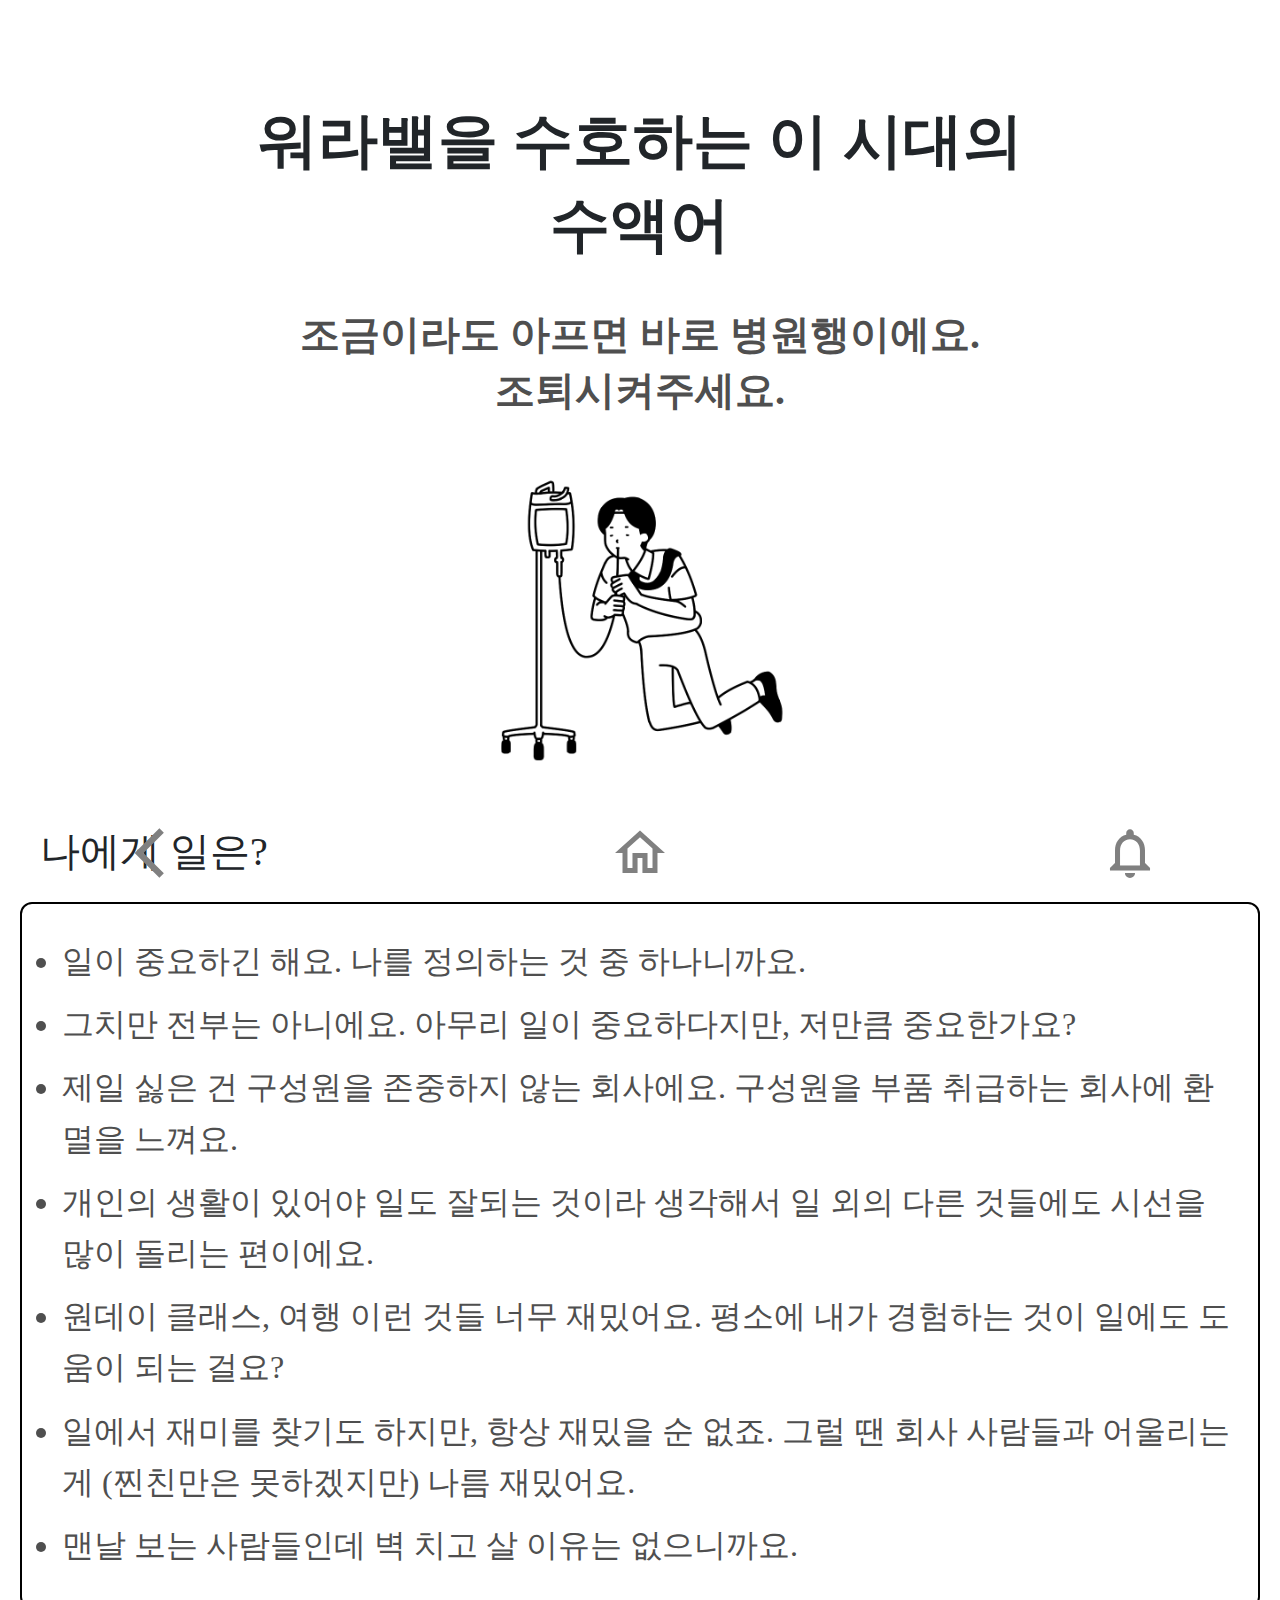
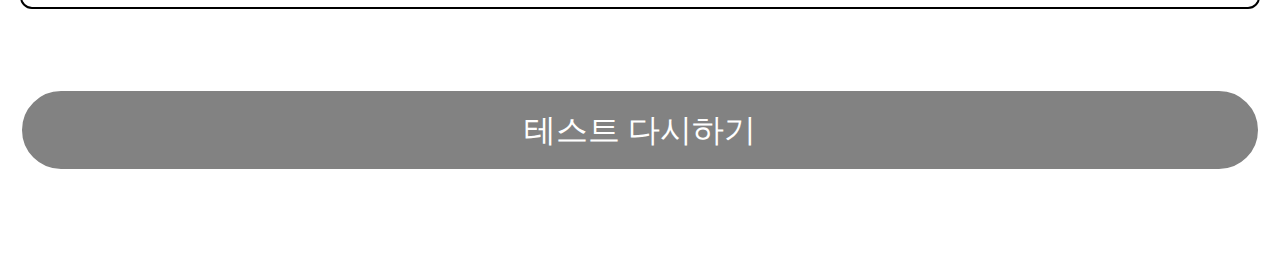
<file: result/type6.html>
<!DOCTYPE html>
<html lang="ko">
  <head>
    <meta http-equiv="Content-Type" content="text/html; charset=UTF-8" />

    <meta http-equiv="X-UA-Compatible" content="IE=edge" />
    <meta
      name="viewport"
      content="width=device-width, initial-scale=1, shrink-to-fit=no"
    />

    <title>직장인 부캐테스트 결과</title>

    <link
      href="https://fonts.googleapis.com/icon?family=Material+Icons|Material+Icons+Outlined"
      rel="stylesheet"
    />
    <script src="../files/jquery-3.5.1.min.js"></script>
    <style media="all" id="fa-v4-font-face">
      /*!
 * Font Awesome Free 5.15.3 by @fontawesome - https://fontawesome.com
 * License - https://fontawesome.com/license/free (Icons: CC BY 4.0, Fonts: SIL OFL 1.1, Code: MIT License)
 */
      @font-face {
        font-family: "FontAwesome";
        font-display: block;
        src: url(https://ka-f.fontawesome.com/releases/v5.15.3/webfonts/free-fa-solid-900.eot);
        src: url(https://ka-f.fontawesome.com/releases/v5.15.3/webfonts/free-fa-solid-900.eot?#iefix)
            format("embedded-opentype"),
          url(https://ka-f.fontawesome.com/releases/v5.15.3/webfonts/free-fa-solid-900.woff2)
            format("woff2"),
          url(https://ka-f.fontawesome.com/releases/v5.15.3/webfonts/free-fa-solid-900.woff)
            format("woff"),
          url(https://ka-f.fontawesome.com/releases/v5.15.3/webfonts/free-fa-solid-900.ttf)
            format("truetype"),
          url(https://ka-f.fontawesome.com/releases/v5.15.3/webfonts/free-fa-solid-900.svg#fontawesome)
            format("svg");
      }
      @font-face {
        font-family: "FontAwesome";
        font-display: block;
        src: url(https://ka-f.fontawesome.com/releases/v5.15.3/webfonts/free-fa-brands-400.eot);
        src: url(https://ka-f.fontawesome.com/releases/v5.15.3/webfonts/free-fa-brands-400.eot?#iefix)
            format("embedded-opentype"),
          url(https://ka-f.fontawesome.com/releases/v5.15.3/webfonts/free-fa-brands-400.woff2)
            format("woff2"),
          url(https://ka-f.fontawesome.com/releases/v5.15.3/webfonts/free-fa-brands-400.woff)
            format("woff"),
          url(https://ka-f.fontawesome.com/releases/v5.15.3/webfonts/free-fa-brands-400.ttf)
            format("truetype"),
          url(https://ka-f.fontawesome.com/releases/v5.15.3/webfonts/free-fa-brands-400.svg#fontawesome)
            format("svg");
      }
      @font-face {
        font-family: "FontAwesome";
        font-display: block;
        src: url(https://ka-f.fontawesome.com/releases/v5.15.3/webfonts/free-fa-regular-400.eot);
        src: url(https://ka-f.fontawesome.com/releases/v5.15.3/webfonts/free-fa-regular-400.eot?#iefix)
            format("embedded-opentype"),
          url(https://ka-f.fontawesome.com/releases/v5.15.3/webfonts/free-fa-regular-400.woff2)
            format("woff2"),
          url(https://ka-f.fontawesome.com/releases/v5.15.3/webfonts/free-fa-regular-400.woff)
            format("woff"),
          url(https://ka-f.fontawesome.com/releases/v5.15.3/webfonts/free-fa-regular-400.ttf)
            format("truetype"),
          url(https://ka-f.fontawesome.com/releases/v5.15.3/webfonts/free-fa-regular-400.svg#fontawesome)
            format("svg");
        unicode-range: U+f004-f005, U+f007, U+f017, U+f022, U+f024, U+f02e,
          U+f03e, U+f044, U+f057-f059, U+f06e, U+f070, U+f075, U+f07b-f07c,
          U+f080, U+f086, U+f089, U+f094, U+f09d, U+f0a0, U+f0a4-f0a7, U+f0c5,
          U+f0c7-f0c8, U+f0e0, U+f0eb, U+f0f3, U+f0f8, U+f0fe, U+f111,
          U+f118-f11a, U+f11c, U+f133, U+f144, U+f146, U+f14a, U+f14d-f14e,
          U+f150-f152, U+f15b-f15c, U+f164-f165, U+f185-f186, U+f191-f192,
          U+f1ad, U+f1c1-f1c9, U+f1cd, U+f1d8, U+f1e3, U+f1ea, U+f1f6, U+f1f9,
          U+f20a, U+f247-f249, U+f24d, U+f254-f25b, U+f25d, U+f271-f274, U+f279,
          U+f28b, U+f28d, U+f2b5-f2b6, U+f2b9, U+f2bb, U+f2bd, U+f2c1-f2c2,
          U+f2d0, U+f2d2, U+f2dc, U+f2ed, U+f3a5, U+f3d1, U+f410;
      }
      @font-face {
        font-family: "FontAwesome";
        font-display: block;
        src: url(https://ka-f.fontawesome.com/releases/v5.15.3/webfonts/free-fa-v4deprecations.eot);
        src: url(https://ka-f.fontawesome.com/releases/v5.15.3/webfonts/free-fa-v4deprecations.eot?#iefix)
            format("embedded-opentype"),
          url(https://ka-f.fontawesome.com/releases/v5.15.3/webfonts/free-fa-v4deprecations.woff2)
            format("woff2"),
          url(https://ka-f.fontawesome.com/releases/v5.15.3/webfonts/free-fa-v4deprecations.woff)
            format("woff"),
          url(https://ka-f.fontawesome.com/releases/v5.15.3/webfonts/free-fa-v4deprecations.ttf)
            format("truetype"),
          url(https://ka-f.fontawesome.com/releases/v5.15.3/webfonts/free-fa-v4deprecations.svg#fontawesome)
            format("svg");
        unicode-range: U+f003, U+f006, U+f014, U+f016, U+f01a-f01b, U+f01d,
          U+f040, U+f045-f047, U+f05c-f05d, U+f07d-f07e, U+f087-f088,
          U+f08a-f08b, U+f08e, U+f090, U+f096-f097, U+f0a2, U+f0e4-f0e6,
          U+f0ec-f0ee, U+f0f5-f0f7, U+f10c, U+f112, U+f114-f115, U+f11d, U+f123,
          U+f132, U+f145, U+f147-f149, U+f14c, U+f166, U+f16a, U+f172,
          U+f175-f178, U+f18e, U+f190, U+f196, U+f1b1, U+f1d9, U+f1db, U+f1f7,
          U+f20c, U+f219, U+f230, U+f24a, U+f250, U+f278, U+f27b, U+f283, U+f28c,
          U+f28e, U+f29b-f29c, U+f2b7, U+f2ba, U+f2bc, U+f2be, U+f2c0, U+f2c3,
          U+f2d3-f2d4;
      }
    </style>
    <style media="all" id="fa-v4-shims">
      /*!
 * Font Awesome Free 5.15.3 by @fontawesome - https://fontawesome.com
 * License - https://fontawesome.com/license/free (Icons: CC BY 4.0, Fonts: SIL OFL 1.1, Code: MIT License)
 */
      .fa.fa-glass:before {
        content: "\f000";
      }
      .fa.fa-meetup {
        font-family: "Font Awesome 5 Brands";
        font-weight: 400;
      }
      .fa.fa-star-o {
        font-family: "Font Awesome 5 Free";
        font-weight: 400;
      }
      .fa.fa-star-o:before {
        content: "\f005";
      }
      .fa.fa-close:before,
      .fa.fa-remove:before {
        content: "\f00d";
      }
      .fa.fa-gear:before {
        content: "\f013";
      }
      .fa.fa-trash-o {
        font-family: "Font Awesome 5 Free";
        font-weight: 400;
      }
      .fa.fa-trash-o:before {
        content: "\f2ed";
      }
      .fa.fa-file-o {
        font-family: "Font Awesome 5 Free";
        font-weight: 400;
      }
      .fa.fa-file-o:before {
        content: "\f15b";
      }
      .fa.fa-clock-o {
        font-family: "Font Awesome 5 Free";
        font-weight: 400;
      }
      .fa.fa-clock-o:before {
        content: "\f017";
      }
      .fa.fa-arrow-circle-o-down {
        font-family: "Font Awesome 5 Free";
        font-weight: 400;
      }
      .fa.fa-arrow-circle-o-down:before {
        content: "\f358";
      }
      .fa.fa-arrow-circle-o-up {
        font-family: "Font Awesome 5 Free";
        font-weight: 400;
      }
      .fa.fa-arrow-circle-o-up:before {
        content: "\f35b";
      }
      .fa.fa-play-circle-o {
        font-family: "Font Awesome 5 Free";
        font-weight: 400;
      }
      .fa.fa-play-circle-o:before {
        content: "\f144";
      }
      .fa.fa-repeat:before,
      .fa.fa-rotate-right:before {
        content: "\f01e";
      }
      .fa.fa-refresh:before {
        content: "\f021";
      }
      .fa.fa-list-alt {
        font-family: "Font Awesome 5 Free";
        font-weight: 400;
      }
      .fa.fa-dedent:before {
        content: "\f03b";
      }
      .fa.fa-video-camera:before {
        content: "\f03d";
      }
      .fa.fa-picture-o {
        font-family: "Font Awesome 5 Free";
        font-weight: 400;
      }
      .fa.fa-picture-o:before {
        content: "\f03e";
      }
      .fa.fa-photo {
        font-family: "Font Awesome 5 Free";
        font-weight: 400;
      }
      .fa.fa-photo:before {
        content: "\f03e";
      }
      .fa.fa-image {
        font-family: "Font Awesome 5 Free";
        font-weight: 400;
      }
      .fa.fa-image:before {
        content: "\f03e";
      }
      .fa.fa-pencil:before {
        content: "\f303";
      }
      .fa.fa-map-marker:before {
        content: "\f3c5";
      }
      .fa.fa-pencil-square-o {
        font-family: "Font Awesome 5 Free";
        font-weight: 400;
      }
      .fa.fa-pencil-square-o:before {
        content: "\f044";
      }
      .fa.fa-share-square-o {
        font-family: "Font Awesome 5 Free";
        font-weight: 400;
      }
      .fa.fa-share-square-o:before {
        content: "\f14d";
      }
      .fa.fa-check-square-o {
        font-family: "Font Awesome 5 Free";
        font-weight: 400;
      }
      .fa.fa-check-square-o:before {
        content: "\f14a";
      }
      .fa.fa-arrows:before {
        content: "\f0b2";
      }
      .fa.fa-times-circle-o {
        font-family: "Font Awesome 5 Free";
        font-weight: 400;
      }
      .fa.fa-times-circle-o:before {
        content: "\f057";
      }
      .fa.fa-check-circle-o {
        font-family: "Font Awesome 5 Free";
        font-weight: 400;
      }
      .fa.fa-check-circle-o:before {
        content: "\f058";
      }
      .fa.fa-mail-forward:before {
        content: "\f064";
      }
      .fa.fa-expand:before {
        content: "\f424";
      }
      .fa.fa-compress:before {
        content: "\f422";
      }
      .fa.fa-eye,
      .fa.fa-eye-slash {
        font-family: "Font Awesome 5 Free";
        font-weight: 400;
      }
      .fa.fa-warning:before {
        content: "\f071";
      }
      .fa.fa-calendar:before {
        content: "\f073";
      }
      .fa.fa-arrows-v:before {
        content: "\f338";
      }
      .fa.fa-arrows-h:before {
        content: "\f337";
      }
      .fa.fa-bar-chart {
        font-family: "Font Awesome 5 Free";
        font-weight: 400;
      }
      .fa.fa-bar-chart:before {
        content: "\f080";
      }
      .fa.fa-bar-chart-o {
        font-family: "Font Awesome 5 Free";
        font-weight: 400;
      }
      .fa.fa-bar-chart-o:before {
        content: "\f080";
      }
      .fa.fa-facebook-square,
      .fa.fa-twitter-square {
        font-family: "Font Awesome 5 Brands";
        font-weight: 400;
      }
      .fa.fa-gears:before {
        content: "\f085";
      }
      .fa.fa-thumbs-o-up {
        font-family: "Font Awesome 5 Free";
        font-weight: 400;
      }
      .fa.fa-thumbs-o-up:before {
        content: "\f164";
      }
      .fa.fa-thumbs-o-down {
        font-family: "Font Awesome 5 Free";
        font-weight: 400;
      }
      .fa.fa-thumbs-o-down:before {
        content: "\f165";
      }
      .fa.fa-heart-o {
        font-family: "Font Awesome 5 Free";
        font-weight: 400;
      }
      .fa.fa-heart-o:before {
        content: "\f004";
      }
      .fa.fa-sign-out:before {
        content: "\f2f5";
      }
      .fa.fa-linkedin-square {
        font-family: "Font Awesome 5 Brands";
        font-weight: 400;
      }
      .fa.fa-linkedin-square:before {
        content: "\f08c";
      }
      .fa.fa-thumb-tack:before {
        content: "\f08d";
      }
      .fa.fa-external-link:before {
        content: "\f35d";
      }
      .fa.fa-sign-in:before {
        content: "\f2f6";
      }
      .fa.fa-github-square {
        font-family: "Font Awesome 5 Brands";
        font-weight: 400;
      }
      .fa.fa-lemon-o {
        font-family: "Font Awesome 5 Free";
        font-weight: 400;
      }
      .fa.fa-lemon-o:before {
        content: "\f094";
      }
      .fa.fa-square-o {
        font-family: "Font Awesome 5 Free";
        font-weight: 400;
      }
      .fa.fa-square-o:before {
        content: "\f0c8";
      }
      .fa.fa-bookmark-o {
        font-family: "Font Awesome 5 Free";
        font-weight: 400;
      }
      .fa.fa-bookmark-o:before {
        content: "\f02e";
      }
      .fa.fa-facebook,
      .fa.fa-twitter {
        font-family: "Font Awesome 5 Brands";
        font-weight: 400;
      }
      .fa.fa-facebook:before {
        content: "\f39e";
      }
      .fa.fa-facebook-f {
        font-family: "Font Awesome 5 Brands";
        font-weight: 400;
      }
      .fa.fa-facebook-f:before {
        content: "\f39e";
      }
      .fa.fa-github {
        font-family: "Font Awesome 5 Brands";
        font-weight: 400;
      }
      .fa.fa-credit-card {
        font-family: "Font Awesome 5 Free";
        font-weight: 400;
      }
      .fa.fa-feed:before {
        content: "\f09e";
      }
      .fa.fa-hdd-o {
        font-family: "Font Awesome 5 Free";
        font-weight: 400;
      }
      .fa.fa-hdd-o:before {
        content: "\f0a0";
      }
      .fa.fa-hand-o-right {
        font-family: "Font Awesome 5 Free";
        font-weight: 400;
      }
      .fa.fa-hand-o-right:before {
        content: "\f0a4";
      }
      .fa.fa-hand-o-left {
        font-family: "Font Awesome 5 Free";
        font-weight: 400;
      }
      .fa.fa-hand-o-left:before {
        content: "\f0a5";
      }
      .fa.fa-hand-o-up {
        font-family: "Font Awesome 5 Free";
        font-weight: 400;
      }
      .fa.fa-hand-o-up:before {
        content: "\f0a6";
      }
      .fa.fa-hand-o-down {
        font-family: "Font Awesome 5 Free";
        font-weight: 400;
      }
      .fa.fa-hand-o-down:before {
        content: "\f0a7";
      }
      .fa.fa-arrows-alt:before {
        content: "\f31e";
      }
      .fa.fa-group:before {
        content: "\f0c0";
      }
      .fa.fa-chain:before {
        content: "\f0c1";
      }
      .fa.fa-scissors:before {
        content: "\f0c4";
      }
      .fa.fa-files-o {
        font-family: "Font Awesome 5 Free";
        font-weight: 400;
      }
      .fa.fa-files-o:before {
        content: "\f0c5";
      }
      .fa.fa-floppy-o {
        font-family: "Font Awesome 5 Free";
        font-weight: 400;
      }
      .fa.fa-floppy-o:before {
        content: "\f0c7";
      }
      .fa.fa-navicon:before,
      .fa.fa-reorder:before {
        content: "\f0c9";
      }
      .fa.fa-google-plus,
      .fa.fa-google-plus-square,
      .fa.fa-pinterest,
      .fa.fa-pinterest-square {
        font-family: "Font Awesome 5 Brands";
        font-weight: 400;
      }
      .fa.fa-google-plus:before {
        content: "\f0d5";
      }
      .fa.fa-money {
        font-family: "Font Awesome 5 Free";
        font-weight: 400;
      }
      .fa.fa-money:before {
        content: "\f3d1";
      }
      .fa.fa-unsorted:before {
        content: "\f0dc";
      }
      .fa.fa-sort-desc:before {
        content: "\f0dd";
      }
      .fa.fa-sort-asc:before {
        content: "\f0de";
      }
      .fa.fa-linkedin {
        font-family: "Font Awesome 5 Brands";
        font-weight: 400;
      }
      .fa.fa-linkedin:before {
        content: "\f0e1";
      }
      .fa.fa-rotate-left:before {
        content: "\f0e2";
      }
      .fa.fa-legal:before {
        content: "\f0e3";
      }
      .fa.fa-dashboard:before,
      .fa.fa-tachometer:before {
        content: "\f3fd";
      }
      .fa.fa-comment-o {
        font-family: "Font Awesome 5 Free";
        font-weight: 400;
      }
      .fa.fa-comment-o:before {
        content: "\f075";
      }
      .fa.fa-comments-o {
        font-family: "Font Awesome 5 Free";
        font-weight: 400;
      }
      .fa.fa-comments-o:before {
        content: "\f086";
      }
      .fa.fa-flash:before {
        content: "\f0e7";
      }
      .fa.fa-clipboard,
      .fa.fa-paste {
        font-family: "Font Awesome 5 Free";
        font-weight: 400;
      }
      .fa.fa-paste:before {
        content: "\f328";
      }
      .fa.fa-lightbulb-o {
        font-family: "Font Awesome 5 Free";
        font-weight: 400;
      }
      .fa.fa-lightbulb-o:before {
        content: "\f0eb";
      }
      .fa.fa-exchange:before {
        content: "\f362";
      }
      .fa.fa-cloud-download:before {
        content: "\f381";
      }
      .fa.fa-cloud-upload:before {
        content: "\f382";
      }
      .fa.fa-bell-o {
        font-family: "Font Awesome 5 Free";
        font-weight: 400;
      }
      .fa.fa-bell-o:before {
        content: "\f0f3";
      }
      .fa.fa-cutlery:before {
        content: "\f2e7";
      }
      .fa.fa-file-text-o {
        font-family: "Font Awesome 5 Free";
        font-weight: 400;
      }
      .fa.fa-file-text-o:before {
        content: "\f15c";
      }
      .fa.fa-building-o {
        font-family: "Font Awesome 5 Free";
        font-weight: 400;
      }
      .fa.fa-building-o:before {
        content: "\f1ad";
      }
      .fa.fa-hospital-o {
        font-family: "Font Awesome 5 Free";
        font-weight: 400;
      }
      .fa.fa-hospital-o:before {
        content: "\f0f8";
      }
      .fa.fa-tablet:before {
        content: "\f3fa";
      }
      .fa.fa-mobile-phone:before,
      .fa.fa-mobile:before {
        content: "\f3cd";
      }
      .fa.fa-circle-o {
        font-family: "Font Awesome 5 Free";
        font-weight: 400;
      }
      .fa.fa-circle-o:before {
        content: "\f111";
      }
      .fa.fa-mail-reply:before {
        content: "\f3e5";
      }
      .fa.fa-github-alt {
        font-family: "Font Awesome 5 Brands";
        font-weight: 400;
      }
      .fa.fa-folder-o {
        font-family: "Font Awesome 5 Free";
        font-weight: 400;
      }
      .fa.fa-folder-o:before {
        content: "\f07b";
      }
      .fa.fa-folder-open-o {
        font-family: "Font Awesome 5 Free";
        font-weight: 400;
      }
      .fa.fa-folder-open-o:before {
        content: "\f07c";
      }
      .fa.fa-smile-o {
        font-family: "Font Awesome 5 Free";
        font-weight: 400;
      }
      .fa.fa-smile-o:before {
        content: "\f118";
      }
      .fa.fa-frown-o {
        font-family: "Font Awesome 5 Free";
        font-weight: 400;
      }
      .fa.fa-frown-o:before {
        content: "\f119";
      }
      .fa.fa-meh-o {
        font-family: "Font Awesome 5 Free";
        font-weight: 400;
      }
      .fa.fa-meh-o:before {
        content: "\f11a";
      }
      .fa.fa-keyboard-o {
        font-family: "Font Awesome 5 Free";
        font-weight: 400;
      }
      .fa.fa-keyboard-o:before {
        content: "\f11c";
      }
      .fa.fa-flag-o {
        font-family: "Font Awesome 5 Free";
        font-weight: 400;
      }
      .fa.fa-flag-o:before {
        content: "\f024";
      }
      .fa.fa-mail-reply-all:before {
        content: "\f122";
      }
      .fa.fa-star-half-o {
        font-family: "Font Awesome 5 Free";
        font-weight: 400;
      }
      .fa.fa-star-half-o:before {
        content: "\f089";
      }
      .fa.fa-star-half-empty {
        font-family: "Font Awesome 5 Free";
        font-weight: 400;
      }
      .fa.fa-star-half-empty:before {
        content: "\f089";
      }
      .fa.fa-star-half-full {
        font-family: "Font Awesome 5 Free";
        font-weight: 400;
      }
      .fa.fa-star-half-full:before {
        content: "\f089";
      }
      .fa.fa-code-fork:before {
        content: "\f126";
      }
      .fa.fa-chain-broken:before {
        content: "\f127";
      }
      .fa.fa-shield:before {
        content: "\f3ed";
      }
      .fa.fa-calendar-o {
        font-family: "Font Awesome 5 Free";
        font-weight: 400;
      }
      .fa.fa-calendar-o:before {
        content: "\f133";
      }
      .fa.fa-css3,
      .fa.fa-html5,
      .fa.fa-maxcdn {
        font-family: "Font Awesome 5 Brands";
        font-weight: 400;
      }
      .fa.fa-ticket:before {
        content: "\f3ff";
      }
      .fa.fa-minus-square-o {
        font-family: "Font Awesome 5 Free";
        font-weight: 400;
      }
      .fa.fa-minus-square-o:before {
        content: "\f146";
      }
      .fa.fa-level-up:before {
        content: "\f3bf";
      }
      .fa.fa-level-down:before {
        content: "\f3be";
      }
      .fa.fa-pencil-square:before {
        content: "\f14b";
      }
      .fa.fa-external-link-square:before {
        content: "\f360";
      }
      .fa.fa-compass {
        font-family: "Font Awesome 5 Free";
        font-weight: 400;
      }
      .fa.fa-caret-square-o-down {
        font-family: "Font Awesome 5 Free";
        font-weight: 400;
      }
      .fa.fa-caret-square-o-down:before {
        content: "\f150";
      }
      .fa.fa-toggle-down {
        font-family: "Font Awesome 5 Free";
        font-weight: 400;
      }
      .fa.fa-toggle-down:before {
        content: "\f150";
      }
      .fa.fa-caret-square-o-up {
        font-family: "Font Awesome 5 Free";
        font-weight: 400;
      }
      .fa.fa-caret-square-o-up:before {
        content: "\f151";
      }
      .fa.fa-toggle-up {
        font-family: "Font Awesome 5 Free";
        font-weight: 400;
      }
      .fa.fa-toggle-up:before {
        content: "\f151";
      }
      .fa.fa-caret-square-o-right {
        font-family: "Font Awesome 5 Free";
        font-weight: 400;
      }
      .fa.fa-caret-square-o-right:before {
        content: "\f152";
      }
      .fa.fa-toggle-right {
        font-family: "Font Awesome 5 Free";
        font-weight: 400;
      }
      .fa.fa-toggle-right:before {
        content: "\f152";
      }
      .fa.fa-eur:before,
      .fa.fa-euro:before {
        content: "\f153";
      }
      .fa.fa-gbp:before {
        content: "\f154";
      }
      .fa.fa-dollar:before,
      .fa.fa-usd:before {
        content: "\f155";
      }
      .fa.fa-inr:before,
      .fa.fa-rupee:before {
        content: "\f156";
      }
      .fa.fa-cny:before,
      .fa.fa-jpy:before,
      .fa.fa-rmb:before,
      .fa.fa-yen:before {
        content: "\f157";
      }
      .fa.fa-rouble:before,
      .fa.fa-rub:before,
      .fa.fa-ruble:before {
        content: "\f158";
      }
      .fa.fa-krw:before,
      .fa.fa-won:before {
        content: "\f159";
      }
      .fa.fa-bitcoin,
      .fa.fa-btc {
        font-family: "Font Awesome 5 Brands";
        font-weight: 400;
      }
      .fa.fa-bitcoin:before {
        content: "\f15a";
      }
      .fa.fa-file-text:before {
        content: "\f15c";
      }
      .fa.fa-sort-alpha-asc:before {
        content: "\f15d";
      }
      .fa.fa-sort-alpha-desc:before {
        content: "\f881";
      }
      .fa.fa-sort-amount-asc:before {
        content: "\f160";
      }
      .fa.fa-sort-amount-desc:before {
        content: "\f884";
      }
      .fa.fa-sort-numeric-asc:before {
        content: "\f162";
      }
      .fa.fa-sort-numeric-desc:before {
        content: "\f886";
      }
      .fa.fa-xing,
      .fa.fa-xing-square,
      .fa.fa-youtube,
      .fa.fa-youtube-play,
      .fa.fa-youtube-square {
        font-family: "Font Awesome 5 Brands";
        font-weight: 400;
      }
      .fa.fa-youtube-play:before {
        content: "\f167";
      }
      .fa.fa-adn,
      .fa.fa-bitbucket,
      .fa.fa-bitbucket-square,
      .fa.fa-dropbox,
      .fa.fa-flickr,
      .fa.fa-instagram,
      .fa.fa-stack-overflow {
        font-family: "Font Awesome 5 Brands";
        font-weight: 400;
      }
      .fa.fa-bitbucket-square:before {
        content: "\f171";
      }
      .fa.fa-tumblr,
      .fa.fa-tumblr-square {
        font-family: "Font Awesome 5 Brands";
        font-weight: 400;
      }
      .fa.fa-long-arrow-down:before {
        content: "\f309";
      }
      .fa.fa-long-arrow-up:before {
        content: "\f30c";
      }
      .fa.fa-long-arrow-left:before {
        content: "\f30a";
      }
      .fa.fa-long-arrow-right:before {
        content: "\f30b";
      }
      .fa.fa-android,
      .fa.fa-apple,
      .fa.fa-dribbble,
      .fa.fa-foursquare,
      .fa.fa-gittip,
      .fa.fa-gratipay,
      .fa.fa-linux,
      .fa.fa-skype,
      .fa.fa-trello,
      .fa.fa-windows {
        font-family: "Font Awesome 5 Brands";
        font-weight: 400;
      }
      .fa.fa-gittip:before {
        content: "\f184";
      }
      .fa.fa-sun-o {
        font-family: "Font Awesome 5 Free";
        font-weight: 400;
      }
      .fa.fa-sun-o:before {
        content: "\f185";
      }
      .fa.fa-moon-o {
        font-family: "Font Awesome 5 Free";
        font-weight: 400;
      }
      .fa.fa-moon-o:before {
        content: "\f186";
      }
      .fa.fa-pagelines,
      .fa.fa-renren,
      .fa.fa-stack-exchange,
      .fa.fa-vk,
      .fa.fa-weibo {
        font-family: "Font Awesome 5 Brands";
        font-weight: 400;
      }
      .fa.fa-arrow-circle-o-right {
        font-family: "Font Awesome 5 Free";
        font-weight: 400;
      }
      .fa.fa-arrow-circle-o-right:before {
        content: "\f35a";
      }
      .fa.fa-arrow-circle-o-left {
        font-family: "Font Awesome 5 Free";
        font-weight: 400;
      }
      .fa.fa-arrow-circle-o-left:before {
        content: "\f359";
      }
      .fa.fa-caret-square-o-left {
        font-family: "Font Awesome 5 Free";
        font-weight: 400;
      }
      .fa.fa-caret-square-o-left:before {
        content: "\f191";
      }
      .fa.fa-toggle-left {
        font-family: "Font Awesome 5 Free";
        font-weight: 400;
      }
      .fa.fa-toggle-left:before {
        content: "\f191";
      }
      .fa.fa-dot-circle-o {
        font-family: "Font Awesome 5 Free";
        font-weight: 400;
      }
      .fa.fa-dot-circle-o:before {
        content: "\f192";
      }
      .fa.fa-vimeo-square {
        font-family: "Font Awesome 5 Brands";
        font-weight: 400;
      }
      .fa.fa-try:before,
      .fa.fa-turkish-lira:before {
        content: "\f195";
      }
      .fa.fa-plus-square-o {
        font-family: "Font Awesome 5 Free";
        font-weight: 400;
      }
      .fa.fa-plus-square-o:before {
        content: "\f0fe";
      }
      .fa.fa-openid,
      .fa.fa-slack,
      .fa.fa-wordpress {
        font-family: "Font Awesome 5 Brands";
        font-weight: 400;
      }
      .fa.fa-bank:before,
      .fa.fa-institution:before {
        content: "\f19c";
      }
      .fa.fa-mortar-board:before {
        content: "\f19d";
      }
      .fa.fa-delicious,
      .fa.fa-digg,
      .fa.fa-drupal,
      .fa.fa-google,
      .fa.fa-joomla,
      .fa.fa-pied-piper-alt,
      .fa.fa-pied-piper-pp,
      .fa.fa-reddit,
      .fa.fa-reddit-square,
      .fa.fa-stumbleupon,
      .fa.fa-stumbleupon-circle,
      .fa.fa-yahoo {
        font-family: "Font Awesome 5 Brands";
        font-weight: 400;
      }
      .fa.fa-spoon:before {
        content: "\f2e5";
      }
      .fa.fa-behance,
      .fa.fa-behance-square,
      .fa.fa-steam,
      .fa.fa-steam-square {
        font-family: "Font Awesome 5 Brands";
        font-weight: 400;
      }
      .fa.fa-automobile:before {
        content: "\f1b9";
      }
      .fa.fa-envelope-o {
        font-family: "Font Awesome 5 Free";
        font-weight: 400;
      }
      .fa.fa-envelope-o:before {
        content: "\f0e0";
      }
      .fa.fa-deviantart,
      .fa.fa-soundcloud,
      .fa.fa-spotify {
        font-family: "Font Awesome 5 Brands";
        font-weight: 400;
      }
      .fa.fa-file-pdf-o {
        font-family: "Font Awesome 5 Free";
        font-weight: 400;
      }
      .fa.fa-file-pdf-o:before {
        content: "\f1c1";
      }
      .fa.fa-file-word-o {
        font-family: "Font Awesome 5 Free";
        font-weight: 400;
      }
      .fa.fa-file-word-o:before {
        content: "\f1c2";
      }
      .fa.fa-file-excel-o {
        font-family: "Font Awesome 5 Free";
        font-weight: 400;
      }
      .fa.fa-file-excel-o:before {
        content: "\f1c3";
      }
      .fa.fa-file-powerpoint-o {
        font-family: "Font Awesome 5 Free";
        font-weight: 400;
      }
      .fa.fa-file-powerpoint-o:before {
        content: "\f1c4";
      }
      .fa.fa-file-image-o {
        font-family: "Font Awesome 5 Free";
        font-weight: 400;
      }
      .fa.fa-file-image-o:before {
        content: "\f1c5";
      }
      .fa.fa-file-photo-o {
        font-family: "Font Awesome 5 Free";
        font-weight: 400;
      }
      .fa.fa-file-photo-o:before {
        content: "\f1c5";
      }
      .fa.fa-file-picture-o {
        font-family: "Font Awesome 5 Free";
        font-weight: 400;
      }
      .fa.fa-file-picture-o:before {
        content: "\f1c5";
      }
      .fa.fa-file-archive-o {
        font-family: "Font Awesome 5 Free";
        font-weight: 400;
      }
      .fa.fa-file-archive-o:before {
        content: "\f1c6";
      }
      .fa.fa-file-zip-o {
        font-family: "Font Awesome 5 Free";
        font-weight: 400;
      }
      .fa.fa-file-zip-o:before {
        content: "\f1c6";
      }
      .fa.fa-file-audio-o {
        font-family: "Font Awesome 5 Free";
        font-weight: 400;
      }
      .fa.fa-file-audio-o:before {
        content: "\f1c7";
      }
      .fa.fa-file-sound-o {
        font-family: "Font Awesome 5 Free";
        font-weight: 400;
      }
      .fa.fa-file-sound-o:before {
        content: "\f1c7";
      }
      .fa.fa-file-video-o {
        font-family: "Font Awesome 5 Free";
        font-weight: 400;
      }
      .fa.fa-file-video-o:before {
        content: "\f1c8";
      }
      .fa.fa-file-movie-o {
        font-family: "Font Awesome 5 Free";
        font-weight: 400;
      }
      .fa.fa-file-movie-o:before {
        content: "\f1c8";
      }
      .fa.fa-file-code-o {
        font-family: "Font Awesome 5 Free";
        font-weight: 400;
      }
      .fa.fa-file-code-o:before {
        content: "\f1c9";
      }
      .fa.fa-codepen,
      .fa.fa-jsfiddle,
      .fa.fa-vine {
        font-family: "Font Awesome 5 Brands";
        font-weight: 400;
      }
      .fa.fa-life-bouy,
      .fa.fa-life-ring {
        font-family: "Font Awesome 5 Free";
        font-weight: 400;
      }
      .fa.fa-life-bouy:before {
        content: "\f1cd";
      }
      .fa.fa-life-buoy {
        font-family: "Font Awesome 5 Free";
        font-weight: 400;
      }
      .fa.fa-life-buoy:before {
        content: "\f1cd";
      }
      .fa.fa-life-saver {
        font-family: "Font Awesome 5 Free";
        font-weight: 400;
      }
      .fa.fa-life-saver:before {
        content: "\f1cd";
      }
      .fa.fa-support {
        font-family: "Font Awesome 5 Free";
        font-weight: 400;
      }
      .fa.fa-support:before {
        content: "\f1cd";
      }
      .fa.fa-circle-o-notch:before {
        content: "\f1ce";
      }
      .fa.fa-ra,
      .fa.fa-rebel {
        font-family: "Font Awesome 5 Brands";
        font-weight: 400;
      }
      .fa.fa-ra:before {
        content: "\f1d0";
      }
      .fa.fa-resistance {
        font-family: "Font Awesome 5 Brands";
        font-weight: 400;
      }
      .fa.fa-resistance:before {
        content: "\f1d0";
      }
      .fa.fa-empire,
      .fa.fa-ge {
        font-family: "Font Awesome 5 Brands";
        font-weight: 400;
      }
      .fa.fa-ge:before {
        content: "\f1d1";
      }
      .fa.fa-git,
      .fa.fa-git-square,
      .fa.fa-hacker-news,
      .fa.fa-y-combinator-square {
        font-family: "Font Awesome 5 Brands";
        font-weight: 400;
      }
      .fa.fa-y-combinator-square:before {
        content: "\f1d4";
      }
      .fa.fa-yc-square {
        font-family: "Font Awesome 5 Brands";
        font-weight: 400;
      }
      .fa.fa-yc-square:before {
        content: "\f1d4";
      }
      .fa.fa-qq,
      .fa.fa-tencent-weibo,
      .fa.fa-wechat,
      .fa.fa-weixin {
        font-family: "Font Awesome 5 Brands";
        font-weight: 400;
      }
      .fa.fa-wechat:before {
        content: "\f1d7";
      }
      .fa.fa-send:before {
        content: "\f1d8";
      }
      .fa.fa-paper-plane-o {
        font-family: "Font Awesome 5 Free";
        font-weight: 400;
      }
      .fa.fa-paper-plane-o:before {
        content: "\f1d8";
      }
      .fa.fa-send-o {
        font-family: "Font Awesome 5 Free";
        font-weight: 400;
      }
      .fa.fa-send-o:before {
        content: "\f1d8";
      }
      .fa.fa-circle-thin {
        font-family: "Font Awesome 5 Free";
        font-weight: 400;
      }
      .fa.fa-circle-thin:before {
        content: "\f111";
      }
      .fa.fa-header:before {
        content: "\f1dc";
      }
      .fa.fa-sliders:before {
        content: "\f1de";
      }
      .fa.fa-futbol-o {
        font-family: "Font Awesome 5 Free";
        font-weight: 400;
      }
      .fa.fa-futbol-o:before {
        content: "\f1e3";
      }
      .fa.fa-soccer-ball-o {
        font-family: "Font Awesome 5 Free";
        font-weight: 400;
      }
      .fa.fa-soccer-ball-o:before {
        content: "\f1e3";
      }
      .fa.fa-slideshare,
      .fa.fa-twitch,
      .fa.fa-yelp {
        font-family: "Font Awesome 5 Brands";
        font-weight: 400;
      }
      .fa.fa-newspaper-o {
        font-family: "Font Awesome 5 Free";
        font-weight: 400;
      }
      .fa.fa-newspaper-o:before {
        content: "\f1ea";
      }
      .fa.fa-cc-amex,
      .fa.fa-cc-discover,
      .fa.fa-cc-mastercard,
      .fa.fa-cc-paypal,
      .fa.fa-cc-stripe,
      .fa.fa-cc-visa,
      .fa.fa-google-wallet,
      .fa.fa-paypal {
        font-family: "Font Awesome 5 Brands";
        font-weight: 400;
      }
      .fa.fa-bell-slash-o {
        font-family: "Font Awesome 5 Free";
        font-weight: 400;
      }
      .fa.fa-bell-slash-o:before {
        content: "\f1f6";
      }
      .fa.fa-trash:before {
        content: "\f2ed";
      }
      .fa.fa-copyright {
        font-family: "Font Awesome 5 Free";
        font-weight: 400;
      }
      .fa.fa-eyedropper:before {
        content: "\f1fb";
      }
      .fa.fa-area-chart:before {
        content: "\f1fe";
      }
      .fa.fa-pie-chart:before {
        content: "\f200";
      }
      .fa.fa-line-chart:before {
        content: "\f201";
      }
      .fa.fa-angellist,
      .fa.fa-ioxhost,
      .fa.fa-lastfm,
      .fa.fa-lastfm-square {
        font-family: "Font Awesome 5 Brands";
        font-weight: 400;
      }
      .fa.fa-cc {
        font-family: "Font Awesome 5 Free";
        font-weight: 400;
      }
      .fa.fa-cc:before {
        content: "\f20a";
      }
      .fa.fa-ils:before,
      .fa.fa-shekel:before,
      .fa.fa-sheqel:before {
        content: "\f20b";
      }
      .fa.fa-meanpath {
        font-family: "Font Awesome 5 Brands";
        font-weight: 400;
      }
      .fa.fa-meanpath:before {
        content: "\f2b4";
      }
      .fa.fa-buysellads,
      .fa.fa-connectdevelop,
      .fa.fa-dashcube,
      .fa.fa-forumbee,
      .fa.fa-leanpub,
      .fa.fa-sellsy,
      .fa.fa-shirtsinbulk,
      .fa.fa-simplybuilt,
      .fa.fa-skyatlas {
        font-family: "Font Awesome 5 Brands";
        font-weight: 400;
      }
      .fa.fa-diamond {
        font-family: "Font Awesome 5 Free";
        font-weight: 400;
      }
      .fa.fa-diamond:before {
        content: "\f3a5";
      }
      .fa.fa-intersex:before {
        content: "\f224";
      }
      .fa.fa-facebook-official {
        font-family: "Font Awesome 5 Brands";
        font-weight: 400;
      }
      .fa.fa-facebook-official:before {
        content: "\f09a";
      }
      .fa.fa-pinterest-p,
      .fa.fa-whatsapp {
        font-family: "Font Awesome 5 Brands";
        font-weight: 400;
      }
      .fa.fa-hotel:before {
        content: "\f236";
      }
      .fa.fa-medium,
      .fa.fa-viacoin,
      .fa.fa-y-combinator,
      .fa.fa-yc {
        font-family: "Font Awesome 5 Brands";
        font-weight: 400;
      }
      .fa.fa-yc:before {
        content: "\f23b";
      }
      .fa.fa-expeditedssl,
      .fa.fa-opencart,
      .fa.fa-optin-monster {
        font-family: "Font Awesome 5 Brands";
        font-weight: 400;
      }
      .fa.fa-battery-4:before,
      .fa.fa-battery:before {
        content: "\f240";
      }
      .fa.fa-battery-3:before {
        content: "\f241";
      }
      .fa.fa-battery-2:before {
        content: "\f242";
      }
      .fa.fa-battery-1:before {
        content: "\f243";
      }
      .fa.fa-battery-0:before {
        content: "\f244";
      }
      .fa.fa-object-group,
      .fa.fa-object-ungroup,
      .fa.fa-sticky-note-o {
        font-family: "Font Awesome 5 Free";
        font-weight: 400;
      }
      .fa.fa-sticky-note-o:before {
        content: "\f249";
      }
      .fa.fa-cc-diners-club,
      .fa.fa-cc-jcb {
        font-family: "Font Awesome 5 Brands";
        font-weight: 400;
      }
      .fa.fa-clone,
      .fa.fa-hourglass-o {
        font-family: "Font Awesome 5 Free";
        font-weight: 400;
      }
      .fa.fa-hourglass-o:before {
        content: "\f254";
      }
      .fa.fa-hourglass-1:before {
        content: "\f251";
      }
      .fa.fa-hourglass-2:before {
        content: "\f252";
      }
      .fa.fa-hourglass-3:before {
        content: "\f253";
      }
      .fa.fa-hand-rock-o {
        font-family: "Font Awesome 5 Free";
        font-weight: 400;
      }
      .fa.fa-hand-rock-o:before {
        content: "\f255";
      }
      .fa.fa-hand-grab-o {
        font-family: "Font Awesome 5 Free";
        font-weight: 400;
      }
      .fa.fa-hand-grab-o:before {
        content: "\f255";
      }
      .fa.fa-hand-paper-o {
        font-family: "Font Awesome 5 Free";
        font-weight: 400;
      }
      .fa.fa-hand-paper-o:before {
        content: "\f256";
      }
      .fa.fa-hand-stop-o {
        font-family: "Font Awesome 5 Free";
        font-weight: 400;
      }
      .fa.fa-hand-stop-o:before {
        content: "\f256";
      }
      .fa.fa-hand-scissors-o {
        font-family: "Font Awesome 5 Free";
        font-weight: 400;
      }
      .fa.fa-hand-scissors-o:before {
        content: "\f257";
      }
      .fa.fa-hand-lizard-o {
        font-family: "Font Awesome 5 Free";
        font-weight: 400;
      }
      .fa.fa-hand-lizard-o:before {
        content: "\f258";
      }
      .fa.fa-hand-spock-o {
        font-family: "Font Awesome 5 Free";
        font-weight: 400;
      }
      .fa.fa-hand-spock-o:before {
        content: "\f259";
      }
      .fa.fa-hand-pointer-o {
        font-family: "Font Awesome 5 Free";
        font-weight: 400;
      }
      .fa.fa-hand-pointer-o:before {
        content: "\f25a";
      }
      .fa.fa-hand-peace-o {
        font-family: "Font Awesome 5 Free";
        font-weight: 400;
      }
      .fa.fa-hand-peace-o:before {
        content: "\f25b";
      }
      .fa.fa-registered {
        font-family: "Font Awesome 5 Free";
        font-weight: 400;
      }
      .fa.fa-chrome,
      .fa.fa-creative-commons,
      .fa.fa-firefox,
      .fa.fa-get-pocket,
      .fa.fa-gg,
      .fa.fa-gg-circle,
      .fa.fa-internet-explorer,
      .fa.fa-odnoklassniki,
      .fa.fa-odnoklassniki-square,
      .fa.fa-opera,
      .fa.fa-safari,
      .fa.fa-tripadvisor,
      .fa.fa-wikipedia-w {
        font-family: "Font Awesome 5 Brands";
        font-weight: 400;
      }
      .fa.fa-television:before {
        content: "\f26c";
      }
      .fa.fa-500px,
      .fa.fa-amazon,
      .fa.fa-contao {
        font-family: "Font Awesome 5 Brands";
        font-weight: 400;
      }
      .fa.fa-calendar-plus-o {
        font-family: "Font Awesome 5 Free";
        font-weight: 400;
      }
      .fa.fa-calendar-plus-o:before {
        content: "\f271";
      }
      .fa.fa-calendar-minus-o {
        font-family: "Font Awesome 5 Free";
        font-weight: 400;
      }
      .fa.fa-calendar-minus-o:before {
        content: "\f272";
      }
      .fa.fa-calendar-times-o {
        font-family: "Font Awesome 5 Free";
        font-weight: 400;
      }
      .fa.fa-calendar-times-o:before {
        content: "\f273";
      }
      .fa.fa-calendar-check-o {
        font-family: "Font Awesome 5 Free";
        font-weight: 400;
      }
      .fa.fa-calendar-check-o:before {
        content: "\f274";
      }
      .fa.fa-map-o {
        font-family: "Font Awesome 5 Free";
        font-weight: 400;
      }
      .fa.fa-map-o:before {
        content: "\f279";
      }
      .fa.fa-commenting:before {
        content: "\f4ad";
      }
      .fa.fa-commenting-o {
        font-family: "Font Awesome 5 Free";
        font-weight: 400;
      }
      .fa.fa-commenting-o:before {
        content: "\f4ad";
      }
      .fa.fa-houzz,
      .fa.fa-vimeo {
        font-family: "Font Awesome 5 Brands";
        font-weight: 400;
      }
      .fa.fa-vimeo:before {
        content: "\f27d";
      }
      .fa.fa-black-tie,
      .fa.fa-edge,
      .fa.fa-fonticons,
      .fa.fa-reddit-alien {
        font-family: "Font Awesome 5 Brands";
        font-weight: 400;
      }
      .fa.fa-credit-card-alt:before {
        content: "\f09d";
      }
      .fa.fa-codiepie,
      .fa.fa-fort-awesome,
      .fa.fa-mixcloud,
      .fa.fa-modx,
      .fa.fa-product-hunt,
      .fa.fa-scribd,
      .fa.fa-usb {
        font-family: "Font Awesome 5 Brands";
        font-weight: 400;
      }
      .fa.fa-pause-circle-o {
        font-family: "Font Awesome 5 Free";
        font-weight: 400;
      }
      .fa.fa-pause-circle-o:before {
        content: "\f28b";
      }
      .fa.fa-stop-circle-o {
        font-family: "Font Awesome 5 Free";
        font-weight: 400;
      }
      .fa.fa-stop-circle-o:before {
        content: "\f28d";
      }
      .fa.fa-bluetooth,
      .fa.fa-bluetooth-b,
      .fa.fa-envira,
      .fa.fa-gitlab,
      .fa.fa-wheelchair-alt,
      .fa.fa-wpbeginner,
      .fa.fa-wpforms {
        font-family: "Font Awesome 5 Brands";
        font-weight: 400;
      }
      .fa.fa-wheelchair-alt:before {
        content: "\f368";
      }
      .fa.fa-question-circle-o {
        font-family: "Font Awesome 5 Free";
        font-weight: 400;
      }
      .fa.fa-question-circle-o:before {
        content: "\f059";
      }
      .fa.fa-volume-control-phone:before {
        content: "\f2a0";
      }
      .fa.fa-asl-interpreting:before {
        content: "\f2a3";
      }
      .fa.fa-deafness:before,
      .fa.fa-hard-of-hearing:before {
        content: "\f2a4";
      }
      .fa.fa-glide,
      .fa.fa-glide-g {
        font-family: "Font Awesome 5 Brands";
        font-weight: 400;
      }
      .fa.fa-signing:before {
        content: "\f2a7";
      }
      .fa.fa-first-order,
      .fa.fa-google-plus-official,
      .fa.fa-pied-piper,
      .fa.fa-snapchat,
      .fa.fa-snapchat-ghost,
      .fa.fa-snapchat-square,
      .fa.fa-themeisle,
      .fa.fa-viadeo,
      .fa.fa-viadeo-square,
      .fa.fa-yoast {
        font-family: "Font Awesome 5 Brands";
        font-weight: 400;
      }
      .fa.fa-google-plus-official:before {
        content: "\f2b3";
      }
      .fa.fa-google-plus-circle {
        font-family: "Font Awesome 5 Brands";
        font-weight: 400;
      }
      .fa.fa-google-plus-circle:before {
        content: "\f2b3";
      }
      .fa.fa-fa,
      .fa.fa-font-awesome {
        font-family: "Font Awesome 5 Brands";
        font-weight: 400;
      }
      .fa.fa-fa:before {
        content: "\f2b4";
      }
      .fa.fa-handshake-o {
        font-family: "Font Awesome 5 Free";
        font-weight: 400;
      }
      .fa.fa-handshake-o:before {
        content: "\f2b5";
      }
      .fa.fa-envelope-open-o {
        font-family: "Font Awesome 5 Free";
        font-weight: 400;
      }
      .fa.fa-envelope-open-o:before {
        content: "\f2b6";
      }
      .fa.fa-linode {
        font-family: "Font Awesome 5 Brands";
        font-weight: 400;
      }
      .fa.fa-address-book-o {
        font-family: "Font Awesome 5 Free";
        font-weight: 400;
      }
      .fa.fa-address-book-o:before {
        content: "\f2b9";
      }
      .fa.fa-vcard:before {
        content: "\f2bb";
      }
      .fa.fa-address-card-o {
        font-family: "Font Awesome 5 Free";
        font-weight: 400;
      }
      .fa.fa-address-card-o:before {
        content: "\f2bb";
      }
      .fa.fa-vcard-o {
        font-family: "Font Awesome 5 Free";
        font-weight: 400;
      }
      .fa.fa-vcard-o:before {
        content: "\f2bb";
      }
      .fa.fa-user-circle-o {
        font-family: "Font Awesome 5 Free";
        font-weight: 400;
      }
      .fa.fa-user-circle-o:before {
        content: "\f2bd";
      }
      .fa.fa-user-o {
        font-family: "Font Awesome 5 Free";
        font-weight: 400;
      }
      .fa.fa-user-o:before {
        content: "\f007";
      }
      .fa.fa-id-badge {
        font-family: "Font Awesome 5 Free";
        font-weight: 400;
      }
      .fa.fa-drivers-license:before {
        content: "\f2c2";
      }
      .fa.fa-id-card-o {
        font-family: "Font Awesome 5 Free";
        font-weight: 400;
      }
      .fa.fa-id-card-o:before {
        content: "\f2c2";
      }
      .fa.fa-drivers-license-o {
        font-family: "Font Awesome 5 Free";
        font-weight: 400;
      }
      .fa.fa-drivers-license-o:before {
        content: "\f2c2";
      }
      .fa.fa-free-code-camp,
      .fa.fa-quora,
      .fa.fa-telegram {
        font-family: "Font Awesome 5 Brands";
        font-weight: 400;
      }
      .fa.fa-thermometer-4:before,
      .fa.fa-thermometer:before {
        content: "\f2c7";
      }
      .fa.fa-thermometer-3:before {
        content: "\f2c8";
      }
      .fa.fa-thermometer-2:before {
        content: "\f2c9";
      }
      .fa.fa-thermometer-1:before {
        content: "\f2ca";
      }
      .fa.fa-thermometer-0:before {
        content: "\f2cb";
      }
      .fa.fa-bathtub:before,
      .fa.fa-s15:before {
        content: "\f2cd";
      }
      .fa.fa-window-maximize,
      .fa.fa-window-restore {
        font-family: "Font Awesome 5 Free";
        font-weight: 400;
      }
      .fa.fa-times-rectangle:before {
        content: "\f410";
      }
      .fa.fa-window-close-o {
        font-family: "Font Awesome 5 Free";
        font-weight: 400;
      }
      .fa.fa-window-close-o:before {
        content: "\f410";
      }
      .fa.fa-times-rectangle-o {
        font-family: "Font Awesome 5 Free";
        font-weight: 400;
      }
      .fa.fa-times-rectangle-o:before {
        content: "\f410";
      }
      .fa.fa-bandcamp,
      .fa.fa-eercast,
      .fa.fa-etsy,
      .fa.fa-grav,
      .fa.fa-imdb,
      .fa.fa-ravelry {
        font-family: "Font Awesome 5 Brands";
        font-weight: 400;
      }
      .fa.fa-eercast:before {
        content: "\f2da";
      }
      .fa.fa-snowflake-o {
        font-family: "Font Awesome 5 Free";
        font-weight: 400;
      }
      .fa.fa-snowflake-o:before {
        content: "\f2dc";
      }
      .fa.fa-superpowers,
      .fa.fa-wpexplorer {
        font-family: "Font Awesome 5 Brands";
        font-weight: 400;
      }
      .fa.fa-cab:before {
        content: "\f1ba";
      }
    </style>
    <style media="all" id="fa-main">
      /*!
 * Font Awesome Free 5.15.3 by @fontawesome - https://fontawesome.com
 * License - https://fontawesome.com/license/free (Icons: CC BY 4.0, Fonts: SIL OFL 1.1, Code: MIT License)
 */
      .fa,
      .fab,
      .fad,
      .fal,
      .far,
      .fas {
        -moz-osx-font-smoothing: grayscale;
        -webkit-font-smoothing: antialiased;
        display: inline-block;
        font-style: normal;
        font-variant: normal;
        text-rendering: auto;
        line-height: 1;
      }
      .fa-lg {
        font-size: 1.33333em;
        line-height: 0.75em;
        vertical-align: -0.0667em;
      }
      .fa-xs {
        font-size: 0.75em;
      }
      .fa-sm {
        font-size: 0.875em;
      }
      .fa-1x {
        font-size: 1em;
      }
      .fa-2x {
        font-size: 2em;
      }
      .fa-3x {
        font-size: 3em;
      }
      .fa-4x {
        font-size: 4em;
      }
      .fa-5x {
        font-size: 5em;
      }
      .fa-6x {
        font-size: 6em;
      }
      .fa-7x {
        font-size: 7em;
      }
      .fa-8x {
        font-size: 8em;
      }
      .fa-9x {
        font-size: 9em;
      }
      .fa-10x {
        font-size: 10em;
      }
      .fa-fw {
        text-align: center;
        width: 1.25em;
      }
      .fa-ul {
        list-style-type: none;
        margin-left: 2.5em;
        padding-left: 0;
      }
      .fa-ul > li {
        position: relative;
      }
      .fa-li {
        left: -2em;
        position: absolute;
        text-align: center;
        width: 2em;
        line-height: inherit;
      }
      .fa-border {
        border: 0.08em solid #eee;
        border-radius: 0.1em;
        padding: 0.2em 0.25em 0.15em;
      }
      .fa-pull-left {
        float: left;
      }
      .fa-pull-right {
        float: right;
      }
      .fa.fa-pull-left,
      .fab.fa-pull-left,
      .fal.fa-pull-left,
      .far.fa-pull-left,
      .fas.fa-pull-left {
        margin-right: 0.3em;
      }
      .fa.fa-pull-right,
      .fab.fa-pull-right,
      .fal.fa-pull-right,
      .far.fa-pull-right,
      .fas.fa-pull-right {
        margin-left: 0.3em;
      }
      .fa-spin {
        -webkit-animation: fa-spin 2s linear infinite;
        animation: fa-spin 2s linear infinite;
      }
      .fa-pulse {
        -webkit-animation: fa-spin 1s steps(8) infinite;
        animation: fa-spin 1s steps(8) infinite;
      }
      @-webkit-keyframes fa-spin {
        0% {
          -webkit-transform: rotate(0deg);
          transform: rotate(0deg);
        }
        to {
          -webkit-transform: rotate(1turn);
          transform: rotate(1turn);
        }
      }
      @keyframes fa-spin {
        0% {
          -webkit-transform: rotate(0deg);
          transform: rotate(0deg);
        }
        to {
          -webkit-transform: rotate(1turn);
          transform: rotate(1turn);
        }
      }
      .fa-rotate-90 {
        -ms-filter: "progid:DXImageTransform.Microsoft.BasicImage(rotation=1)";
        -webkit-transform: rotate(90deg);
        transform: rotate(90deg);
      }
      .fa-rotate-180 {
        -ms-filter: "progid:DXImageTransform.Microsoft.BasicImage(rotation=2)";
        -webkit-transform: rotate(180deg);
        transform: rotate(180deg);
      }
      .fa-rotate-270 {
        -ms-filter: "progid:DXImageTransform.Microsoft.BasicImage(rotation=3)";
        -webkit-transform: rotate(270deg);
        transform: rotate(270deg);
      }
      .fa-flip-horizontal {
        -ms-filter: "progid:DXImageTransform.Microsoft.BasicImage(rotation=0, mirror=1)";
        -webkit-transform: scaleX(-1);
        transform: scaleX(-1);
      }
      .fa-flip-vertical {
        -webkit-transform: scaleY(-1);
        transform: scaleY(-1);
      }
      .fa-flip-both,
      .fa-flip-horizontal.fa-flip-vertical,
      .fa-flip-vertical {
        -ms-filter: "progid:DXImageTransform.Microsoft.BasicImage(rotation=2, mirror=1)";
      }
      .fa-flip-both,
      .fa-flip-horizontal.fa-flip-vertical {
        -webkit-transform: scale(-1);
        transform: scale(-1);
      }
      :root .fa-flip-both,
      :root .fa-flip-horizontal,
      :root .fa-flip-vertical,
      :root .fa-rotate-90,
      :root .fa-rotate-180,
      :root .fa-rotate-270 {
        -webkit-filter: none;
        filter: none;
      }
      .fa-stack {
        display: inline-block;
        height: 2em;
        line-height: 2em;
        position: relative;
        vertical-align: middle;
        width: 2.5em;
      }
      .fa-stack-1x,
      .fa-stack-2x {
        left: 0;
        position: absolute;
        text-align: center;
        width: 100%;
      }
      .fa-stack-1x {
        line-height: inherit;
      }
      .fa-stack-2x {
        font-size: 2em;
      }
      .fa-inverse {
        color: #fff;
      }
      .fa-500px:before {
        content: "\f26e";
      }
      .fa-accessible-icon:before {
        content: "\f368";
      }
      .fa-accusoft:before {
        content: "\f369";
      }
      .fa-acquisitions-incorporated:before {
        content: "\f6af";
      }
      .fa-ad:before {
        content: "\f641";
      }
      .fa-address-book:before {
        content: "\f2b9";
      }
      .fa-address-card:before {
        content: "\f2bb";
      }
      .fa-adjust:before {
        content: "\f042";
      }
      .fa-adn:before {
        content: "\f170";
      }
      .fa-adversal:before {
        content: "\f36a";
      }
      .fa-affiliatetheme:before {
        content: "\f36b";
      }
      .fa-air-freshener:before {
        content: "\f5d0";
      }
      .fa-airbnb:before {
        content: "\f834";
      }
      .fa-algolia:before {
        content: "\f36c";
      }
      .fa-align-center:before {
        content: "\f037";
      }
      .fa-align-justify:before {
        content: "\f039";
      }
      .fa-align-left:before {
        content: "\f036";
      }
      .fa-align-right:before {
        content: "\f038";
      }
      .fa-alipay:before {
        content: "\f642";
      }
      .fa-allergies:before {
        content: "\f461";
      }
      .fa-amazon:before {
        content: "\f270";
      }
      .fa-amazon-pay:before {
        content: "\f42c";
      }
      .fa-ambulance:before {
        content: "\f0f9";
      }
      .fa-american-sign-language-interpreting:before {
        content: "\f2a3";
      }
      .fa-amilia:before {
        content: "\f36d";
      }
      .fa-anchor:before {
        content: "\f13d";
      }
      .fa-android:before {
        content: "\f17b";
      }
      .fa-angellist:before {
        content: "\f209";
      }
      .fa-angle-double-down:before {
        content: "\f103";
      }
      .fa-angle-double-left:before {
        content: "\f100";
      }
      .fa-angle-double-right:before {
        content: "\f101";
      }
      .fa-angle-double-up:before {
        content: "\f102";
      }
      .fa-angle-down:before {
        content: "\f107";
      }
      .fa-angle-left:before {
        content: "\f104";
      }
      .fa-angle-right:before {
        content: "\f105";
      }
      .fa-angle-up:before {
        content: "\f106";
      }
      .fa-angry:before {
        content: "\f556";
      }
      .fa-angrycreative:before {
        content: "\f36e";
      }
      .fa-angular:before {
        content: "\f420";
      }
      .fa-ankh:before {
        content: "\f644";
      }
      .fa-app-store:before {
        content: "\f36f";
      }
      .fa-app-store-ios:before {
        content: "\f370";
      }
      .fa-apper:before {
        content: "\f371";
      }
      .fa-apple:before {
        content: "\f179";
      }
      .fa-apple-alt:before {
        content: "\f5d1";
      }
      .fa-apple-pay:before {
        content: "\f415";
      }
      .fa-archive:before {
        content: "\f187";
      }
      .fa-archway:before {
        content: "\f557";
      }
      .fa-arrow-alt-circle-down:before {
        content: "\f358";
      }
      .fa-arrow-alt-circle-left:before {
        content: "\f359";
      }
      .fa-arrow-alt-circle-right:before {
        content: "\f35a";
      }
      .fa-arrow-alt-circle-up:before {
        content: "\f35b";
      }
      .fa-arrow-circle-down:before {
        content: "\f0ab";
      }
      .fa-arrow-circle-left:before {
        content: "\f0a8";
      }
      .fa-arrow-circle-right:before {
        content: "\f0a9";
      }
      .fa-arrow-circle-up:before {
        content: "\f0aa";
      }
      .fa-arrow-down:before {
        content: "\f063";
      }
      .fa-arrow-left:before {
        content: "\f060";
      }
      .fa-arrow-right:before {
        content: "\f061";
      }
      .fa-arrow-up:before {
        content: "\f062";
      }
      .fa-arrows-alt:before {
        content: "\f0b2";
      }
      .fa-arrows-alt-h:before {
        content: "\f337";
      }
      .fa-arrows-alt-v:before {
        content: "\f338";
      }
      .fa-artstation:before {
        content: "\f77a";
      }
      .fa-assistive-listening-systems:before {
        content: "\f2a2";
      }
      .fa-asterisk:before {
        content: "\f069";
      }
      .fa-asymmetrik:before {
        content: "\f372";
      }
      .fa-at:before {
        content: "\f1fa";
      }
      .fa-atlas:before {
        content: "\f558";
      }
      .fa-atlassian:before {
        content: "\f77b";
      }
      .fa-atom:before {
        content: "\f5d2";
      }
      .fa-audible:before {
        content: "\f373";
      }
      .fa-audio-description:before {
        content: "\f29e";
      }
      .fa-autoprefixer:before {
        content: "\f41c";
      }
      .fa-avianex:before {
        content: "\f374";
      }
      .fa-aviato:before {
        content: "\f421";
      }
      .fa-award:before {
        content: "\f559";
      }
      .fa-aws:before {
        content: "\f375";
      }
      .fa-baby:before {
        content: "\f77c";
      }
      .fa-baby-carriage:before {
        content: "\f77d";
      }
      .fa-backspace:before {
        content: "\f55a";
      }
      .fa-backward:before {
        content: "\f04a";
      }
      .fa-bacon:before {
        content: "\f7e5";
      }
      .fa-bacteria:before {
        content: "\e059";
      }
      .fa-bacterium:before {
        content: "\e05a";
      }
      .fa-bahai:before {
        content: "\f666";
      }
      .fa-balance-scale:before {
        content: "\f24e";
      }
      .fa-balance-scale-left:before {
        content: "\f515";
      }
      .fa-balance-scale-right:before {
        content: "\f516";
      }
      .fa-ban:before {
        content: "\f05e";
      }
      .fa-band-aid:before {
        content: "\f462";
      }
      .fa-bandcamp:before {
        content: "\f2d5";
      }
      .fa-barcode:before {
        content: "\f02a";
      }
      .fa-bars:before {
        content: "\f0c9";
      }
      .fa-baseball-ball:before {
        content: "\f433";
      }
      .fa-basketball-ball:before {
        content: "\f434";
      }
      .fa-bath:before {
        content: "\f2cd";
      }
      .fa-battery-empty:before {
        content: "\f244";
      }
      .fa-battery-full:before {
        content: "\f240";
      }
      .fa-battery-half:before {
        content: "\f242";
      }
      .fa-battery-quarter:before {
        content: "\f243";
      }
      .fa-battery-three-quarters:before {
        content: "\f241";
      }
      .fa-battle-net:before {
        content: "\f835";
      }
      .fa-bed:before {
        content: "\f236";
      }
      .fa-beer:before {
        content: "\f0fc";
      }
      .fa-behance:before {
        content: "\f1b4";
      }
      .fa-behance-square:before {
        content: "\f1b5";
      }
      .fa-bell:before {
        content: "\f0f3";
      }
      .fa-bell-slash:before {
        content: "\f1f6";
      }
      .fa-bezier-curve:before {
        content: "\f55b";
      }
      .fa-bible:before {
        content: "\f647";
      }
      .fa-bicycle:before {
        content: "\f206";
      }
      .fa-biking:before {
        content: "\f84a";
      }
      .fa-bimobject:before {
        content: "\f378";
      }
      .fa-binoculars:before {
        content: "\f1e5";
      }
      .fa-biohazard:before {
        content: "\f780";
      }
      .fa-birthday-cake:before {
        content: "\f1fd";
      }
      .fa-bitbucket:before {
        content: "\f171";
      }
      .fa-bitcoin:before {
        content: "\f379";
      }
      .fa-bity:before {
        content: "\f37a";
      }
      .fa-black-tie:before {
        content: "\f27e";
      }
      .fa-blackberry:before {
        content: "\f37b";
      }
      .fa-blender:before {
        content: "\f517";
      }
      .fa-blender-phone:before {
        content: "\f6b6";
      }
      .fa-blind:before {
        content: "\f29d";
      }
      .fa-blog:before {
        content: "\f781";
      }
      .fa-blogger:before {
        content: "\f37c";
      }
      .fa-blogger-b:before {
        content: "\f37d";
      }
      .fa-bluetooth:before {
        content: "\f293";
      }
      .fa-bluetooth-b:before {
        content: "\f294";
      }
      .fa-bold:before {
        content: "\f032";
      }
      .fa-bolt:before {
        content: "\f0e7";
      }
      .fa-bomb:before {
        content: "\f1e2";
      }
      .fa-bone:before {
        content: "\f5d7";
      }
      .fa-bong:before {
        content: "\f55c";
      }
      .fa-book:before {
        content: "\f02d";
      }
      .fa-book-dead:before {
        content: "\f6b7";
      }
      .fa-book-medical:before {
        content: "\f7e6";
      }
      .fa-book-open:before {
        content: "\f518";
      }
      .fa-book-reader:before {
        content: "\f5da";
      }
      .fa-bookmark:before {
        content: "\f02e";
      }
      .fa-bootstrap:before {
        content: "\f836";
      }
      .fa-border-all:before {
        content: "\f84c";
      }
      .fa-border-none:before {
        content: "\f850";
      }
      .fa-border-style:before {
        content: "\f853";
      }
      .fa-bowling-ball:before {
        content: "\f436";
      }
      .fa-box:before {
        content: "\f466";
      }
      .fa-box-open:before {
        content: "\f49e";
      }
      .fa-box-tissue:before {
        content: "\e05b";
      }
      .fa-boxes:before {
        content: "\f468";
      }
      .fa-braille:before {
        content: "\f2a1";
      }
      .fa-brain:before {
        content: "\f5dc";
      }
      .fa-bread-slice:before {
        content: "\f7ec";
      }
      .fa-briefcase:before {
        content: "\f0b1";
      }
      .fa-briefcase-medical:before {
        content: "\f469";
      }
      .fa-broadcast-tower:before {
        content: "\f519";
      }
      .fa-broom:before {
        content: "\f51a";
      }
      .fa-brush:before {
        content: "\f55d";
      }
      .fa-btc:before {
        content: "\f15a";
      }
      .fa-buffer:before {
        content: "\f837";
      }
      .fa-bug:before {
        content: "\f188";
      }
      .fa-building:before {
        content: "\f1ad";
      }
      .fa-bullhorn:before {
        content: "\f0a1";
      }
      .fa-bullseye:before {
        content: "\f140";
      }
      .fa-burn:before {
        content: "\f46a";
      }
      .fa-buromobelexperte:before {
        content: "\f37f";
      }
      .fa-bus:before {
        content: "\f207";
      }
      .fa-bus-alt:before {
        content: "\f55e";
      }
      .fa-business-time:before {
        content: "\f64a";
      }
      .fa-buy-n-large:before {
        content: "\f8a6";
      }
      .fa-buysellads:before {
        content: "\f20d";
      }
      .fa-calculator:before {
        content: "\f1ec";
      }
      .fa-calendar:before {
        content: "\f133";
      }
      .fa-calendar-alt:before {
        content: "\f073";
      }
      .fa-calendar-check:before {
        content: "\f274";
      }
      .fa-calendar-day:before {
        content: "\f783";
      }
      .fa-calendar-minus:before {
        content: "\f272";
      }
      .fa-calendar-plus:before {
        content: "\f271";
      }
      .fa-calendar-times:before {
        content: "\f273";
      }
      .fa-calendar-week:before {
        content: "\f784";
      }
      .fa-camera:before {
        content: "\f030";
      }
      .fa-camera-retro:before {
        content: "\f083";
      }
      .fa-campground:before {
        content: "\f6bb";
      }
      .fa-canadian-maple-leaf:before {
        content: "\f785";
      }
      .fa-candy-cane:before {
        content: "\f786";
      }
      .fa-cannabis:before {
        content: "\f55f";
      }
      .fa-capsules:before {
        content: "\f46b";
      }
      .fa-car:before {
        content: "\f1b9";
      }
      .fa-car-alt:before {
        content: "\f5de";
      }
      .fa-car-battery:before {
        content: "\f5df";
      }
      .fa-car-crash:before {
        content: "\f5e1";
      }
      .fa-car-side:before {
        content: "\f5e4";
      }
      .fa-caravan:before {
        content: "\f8ff";
      }
      .fa-caret-down:before {
        content: "\f0d7";
      }
      .fa-caret-left:before {
        content: "\f0d9";
      }
      .fa-caret-right:before {
        content: "\f0da";
      }
      .fa-caret-square-down:before {
        content: "\f150";
      }
      .fa-caret-square-left:before {
        content: "\f191";
      }
      .fa-caret-square-right:before {
        content: "\f152";
      }
      .fa-caret-square-up:before {
        content: "\f151";
      }
      .fa-caret-up:before {
        content: "\f0d8";
      }
      .fa-carrot:before {
        content: "\f787";
      }
      .fa-cart-arrow-down:before {
        content: "\f218";
      }
      .fa-cart-plus:before {
        content: "\f217";
      }
      .fa-cash-register:before {
        content: "\f788";
      }
      .fa-cat:before {
        content: "\f6be";
      }
      .fa-cc-amazon-pay:before {
        content: "\f42d";
      }
      .fa-cc-amex:before {
        content: "\f1f3";
      }
      .fa-cc-apple-pay:before {
        content: "\f416";
      }
      .fa-cc-diners-club:before {
        content: "\f24c";
      }
      .fa-cc-discover:before {
        content: "\f1f2";
      }
      .fa-cc-jcb:before {
        content: "\f24b";
      }
      .fa-cc-mastercard:before {
        content: "\f1f1";
      }
      .fa-cc-paypal:before {
        content: "\f1f4";
      }
      .fa-cc-stripe:before {
        content: "\f1f5";
      }
      .fa-cc-visa:before {
        content: "\f1f0";
      }
      .fa-centercode:before {
        content: "\f380";
      }
      .fa-centos:before {
        content: "\f789";
      }
      .fa-certificate:before {
        content: "\f0a3";
      }
      .fa-chair:before {
        content: "\f6c0";
      }
      .fa-chalkboard:before {
        content: "\f51b";
      }
      .fa-chalkboard-teacher:before {
        content: "\f51c";
      }
      .fa-charging-station:before {
        content: "\f5e7";
      }
      .fa-chart-area:before {
        content: "\f1fe";
      }
      .fa-chart-bar:before {
        content: "\f080";
      }
      .fa-chart-line:before {
        content: "\f201";
      }
      .fa-chart-pie:before {
        content: "\f200";
      }
      .fa-check:before {
        content: "\f00c";
      }
      .fa-check-circle:before {
        content: "\f058";
      }
      .fa-check-double:before {
        content: "\f560";
      }
      .fa-check-square:before {
        content: "\f14a";
      }
      .fa-cheese:before {
        content: "\f7ef";
      }
      .fa-chess:before {
        content: "\f439";
      }
      .fa-chess-bishop:before {
        content: "\f43a";
      }
      .fa-chess-board:before {
        content: "\f43c";
      }
      .fa-chess-king:before {
        content: "\f43f";
      }
      .fa-chess-knight:before {
        content: "\f441";
      }
      .fa-chess-pawn:before {
        content: "\f443";
      }
      .fa-chess-queen:before {
        content: "\f445";
      }
      .fa-chess-rook:before {
        content: "\f447";
      }
      .fa-chevron-circle-down:before {
        content: "\f13a";
      }
      .fa-chevron-circle-left:before {
        content: "\f137";
      }
      .fa-chevron-circle-right:before {
        content: "\f138";
      }
      .fa-chevron-circle-up:before {
        content: "\f139";
      }
      .fa-chevron-down:before {
        content: "\f078";
      }
      .fa-chevron-left:before {
        content: "\f053";
      }
      .fa-chevron-right:before {
        content: "\f054";
      }
      .fa-chevron-up:before {
        content: "\f077";
      }
      .fa-child:before {
        content: "\f1ae";
      }
      .fa-chrome:before {
        content: "\f268";
      }
      .fa-chromecast:before {
        content: "\f838";
      }
      .fa-church:before {
        content: "\f51d";
      }
      .fa-circle:before {
        content: "\f111";
      }
      .fa-circle-notch:before {
        content: "\f1ce";
      }
      .fa-city:before {
        content: "\f64f";
      }
      .fa-clinic-medical:before {
        content: "\f7f2";
      }
      .fa-clipboard:before {
        content: "\f328";
      }
      .fa-clipboard-check:before {
        content: "\f46c";
      }
      .fa-clipboard-list:before {
        content: "\f46d";
      }
      .fa-clock:before {
        content: "\f017";
      }
      .fa-clone:before {
        content: "\f24d";
      }
      .fa-closed-captioning:before {
        content: "\f20a";
      }
      .fa-cloud:before {
        content: "\f0c2";
      }
      .fa-cloud-download-alt:before {
        content: "\f381";
      }
      .fa-cloud-meatball:before {
        content: "\f73b";
      }
      .fa-cloud-moon:before {
        content: "\f6c3";
      }
      .fa-cloud-moon-rain:before {
        content: "\f73c";
      }
      .fa-cloud-rain:before {
        content: "\f73d";
      }
      .fa-cloud-showers-heavy:before {
        content: "\f740";
      }
      .fa-cloud-sun:before {
        content: "\f6c4";
      }
      .fa-cloud-sun-rain:before {
        content: "\f743";
      }
      .fa-cloud-upload-alt:before {
        content: "\f382";
      }
      .fa-cloudflare:before {
        content: "\e07d";
      }
      .fa-cloudscale:before {
        content: "\f383";
      }
      .fa-cloudsmith:before {
        content: "\f384";
      }
      .fa-cloudversify:before {
        content: "\f385";
      }
      .fa-cocktail:before {
        content: "\f561";
      }
      .fa-code:before {
        content: "\f121";
      }
      .fa-code-branch:before {
        content: "\f126";
      }
      .fa-codepen:before {
        content: "\f1cb";
      }
      .fa-codiepie:before {
        content: "\f284";
      }
      .fa-coffee:before {
        content: "\f0f4";
      }
      .fa-cog:before {
        content: "\f013";
      }
      .fa-cogs:before {
        content: "\f085";
      }
      .fa-coins:before {
        content: "\f51e";
      }
      .fa-columns:before {
        content: "\f0db";
      }
      .fa-comment:before {
        content: "\f075";
      }
      .fa-comment-alt:before {
        content: "\f27a";
      }
      .fa-comment-dollar:before {
        content: "\f651";
      }
      .fa-comment-dots:before {
        content: "\f4ad";
      }
      .fa-comment-medical:before {
        content: "\f7f5";
      }
      .fa-comment-slash:before {
        content: "\f4b3";
      }
      .fa-comments:before {
        content: "\f086";
      }
      .fa-comments-dollar:before {
        content: "\f653";
      }
      .fa-compact-disc:before {
        content: "\f51f";
      }
      .fa-compass:before {
        content: "\f14e";
      }
      .fa-compress:before {
        content: "\f066";
      }
      .fa-compress-alt:before {
        content: "\f422";
      }
      .fa-compress-arrows-alt:before {
        content: "\f78c";
      }
      .fa-concierge-bell:before {
        content: "\f562";
      }
      .fa-confluence:before {
        content: "\f78d";
      }
      .fa-connectdevelop:before {
        content: "\f20e";
      }
      .fa-contao:before {
        content: "\f26d";
      }
      .fa-cookie:before {
        content: "\f563";
      }
      .fa-cookie-bite:before {
        content: "\f564";
      }
      .fa-copy:before {
        content: "\f0c5";
      }
      .fa-copyright:before {
        content: "\f1f9";
      }
      .fa-cotton-bureau:before {
        content: "\f89e";
      }
      .fa-couch:before {
        content: "\f4b8";
      }
      .fa-cpanel:before {
        content: "\f388";
      }
      .fa-creative-commons:before {
        content: "\f25e";
      }
      .fa-creative-commons-by:before {
        content: "\f4e7";
      }
      .fa-creative-commons-nc:before {
        content: "\f4e8";
      }
      .fa-creative-commons-nc-eu:before {
        content: "\f4e9";
      }
      .fa-creative-commons-nc-jp:before {
        content: "\f4ea";
      }
      .fa-creative-commons-nd:before {
        content: "\f4eb";
      }
      .fa-creative-commons-pd:before {
        content: "\f4ec";
      }
      .fa-creative-commons-pd-alt:before {
        content: "\f4ed";
      }
      .fa-creative-commons-remix:before {
        content: "\f4ee";
      }
      .fa-creative-commons-sa:before {
        content: "\f4ef";
      }
      .fa-creative-commons-sampling:before {
        content: "\f4f0";
      }
      .fa-creative-commons-sampling-plus:before {
        content: "\f4f1";
      }
      .fa-creative-commons-share:before {
        content: "\f4f2";
      }
      .fa-creative-commons-zero:before {
        content: "\f4f3";
      }
      .fa-credit-card:before {
        content: "\f09d";
      }
      .fa-critical-role:before {
        content: "\f6c9";
      }
      .fa-crop:before {
        content: "\f125";
      }
      .fa-crop-alt:before {
        content: "\f565";
      }
      .fa-cross:before {
        content: "\f654";
      }
      .fa-crosshairs:before {
        content: "\f05b";
      }
      .fa-crow:before {
        content: "\f520";
      }
      .fa-crown:before {
        content: "\f521";
      }
      .fa-crutch:before {
        content: "\f7f7";
      }
      .fa-css3:before {
        content: "\f13c";
      }
      .fa-css3-alt:before {
        content: "\f38b";
      }
      .fa-cube:before {
        content: "\f1b2";
      }
      .fa-cubes:before {
        content: "\f1b3";
      }
      .fa-cut:before {
        content: "\f0c4";
      }
      .fa-cuttlefish:before {
        content: "\f38c";
      }
      .fa-d-and-d:before {
        content: "\f38d";
      }
      .fa-d-and-d-beyond:before {
        content: "\f6ca";
      }
      .fa-dailymotion:before {
        content: "\e052";
      }
      .fa-dashcube:before {
        content: "\f210";
      }
      .fa-database:before {
        content: "\f1c0";
      }
      .fa-deaf:before {
        content: "\f2a4";
      }
      .fa-deezer:before {
        content: "\e077";
      }
      .fa-delicious:before {
        content: "\f1a5";
      }
      .fa-democrat:before {
        content: "\f747";
      }
      .fa-deploydog:before {
        content: "\f38e";
      }
      .fa-deskpro:before {
        content: "\f38f";
      }
      .fa-desktop:before {
        content: "\f108";
      }
      .fa-dev:before {
        content: "\f6cc";
      }
      .fa-deviantart:before {
        content: "\f1bd";
      }
      .fa-dharmachakra:before {
        content: "\f655";
      }
      .fa-dhl:before {
        content: "\f790";
      }
      .fa-diagnoses:before {
        content: "\f470";
      }
      .fa-diaspora:before {
        content: "\f791";
      }
      .fa-dice:before {
        content: "\f522";
      }
      .fa-dice-d20:before {
        content: "\f6cf";
      }
      .fa-dice-d6:before {
        content: "\f6d1";
      }
      .fa-dice-five:before {
        content: "\f523";
      }
      .fa-dice-four:before {
        content: "\f524";
      }
      .fa-dice-one:before {
        content: "\f525";
      }
      .fa-dice-six:before {
        content: "\f526";
      }
      .fa-dice-three:before {
        content: "\f527";
      }
      .fa-dice-two:before {
        content: "\f528";
      }
      .fa-digg:before {
        content: "\f1a6";
      }
      .fa-digital-ocean:before {
        content: "\f391";
      }
      .fa-digital-tachograph:before {
        content: "\f566";
      }
      .fa-directions:before {
        content: "\f5eb";
      }
      .fa-discord:before {
        content: "\f392";
      }
      .fa-discourse:before {
        content: "\f393";
      }
      .fa-disease:before {
        content: "\f7fa";
      }
      .fa-divide:before {
        content: "\f529";
      }
      .fa-dizzy:before {
        content: "\f567";
      }
      .fa-dna:before {
        content: "\f471";
      }
      .fa-dochub:before {
        content: "\f394";
      }
      .fa-docker:before {
        content: "\f395";
      }
      .fa-dog:before {
        content: "\f6d3";
      }
      .fa-dollar-sign:before {
        content: "\f155";
      }
      .fa-dolly:before {
        content: "\f472";
      }
      .fa-dolly-flatbed:before {
        content: "\f474";
      }
      .fa-donate:before {
        content: "\f4b9";
      }
      .fa-door-closed:before {
        content: "\f52a";
      }
      .fa-door-open:before {
        content: "\f52b";
      }
      .fa-dot-circle:before {
        content: "\f192";
      }
      .fa-dove:before {
        content: "\f4ba";
      }
      .fa-download:before {
        content: "\f019";
      }
      .fa-draft2digital:before {
        content: "\f396";
      }
      .fa-drafting-compass:before {
        content: "\f568";
      }
      .fa-dragon:before {
        content: "\f6d5";
      }
      .fa-draw-polygon:before {
        content: "\f5ee";
      }
      .fa-dribbble:before {
        content: "\f17d";
      }
      .fa-dribbble-square:before {
        content: "\f397";
      }
      .fa-dropbox:before {
        content: "\f16b";
      }
      .fa-drum:before {
        content: "\f569";
      }
      .fa-drum-steelpan:before {
        content: "\f56a";
      }
      .fa-drumstick-bite:before {
        content: "\f6d7";
      }
      .fa-drupal:before {
        content: "\f1a9";
      }
      .fa-dumbbell:before {
        content: "\f44b";
      }
      .fa-dumpster:before {
        content: "\f793";
      }
      .fa-dumpster-fire:before {
        content: "\f794";
      }
      .fa-dungeon:before {
        content: "\f6d9";
      }
      .fa-dyalog:before {
        content: "\f399";
      }
      .fa-earlybirds:before {
        content: "\f39a";
      }
      .fa-ebay:before {
        content: "\f4f4";
      }
      .fa-edge:before {
        content: "\f282";
      }
      .fa-edge-legacy:before {
        content: "\e078";
      }
      .fa-edit:before {
        content: "\f044";
      }
      .fa-egg:before {
        content: "\f7fb";
      }
      .fa-eject:before {
        content: "\f052";
      }
      .fa-elementor:before {
        content: "\f430";
      }
      .fa-ellipsis-h:before {
        content: "\f141";
      }
      .fa-ellipsis-v:before {
        content: "\f142";
      }
      .fa-ello:before {
        content: "\f5f1";
      }
      .fa-ember:before {
        content: "\f423";
      }
      .fa-empire:before {
        content: "\f1d1";
      }
      .fa-envelope:before {
        content: "\f0e0";
      }
      .fa-envelope-open:before {
        content: "\f2b6";
      }
      .fa-envelope-open-text:before {
        content: "\f658";
      }
      .fa-envelope-square:before {
        content: "\f199";
      }
      .fa-envira:before {
        content: "\f299";
      }
      .fa-equals:before {
        content: "\f52c";
      }
      .fa-eraser:before {
        content: "\f12d";
      }
      .fa-erlang:before {
        content: "\f39d";
      }
      .fa-ethereum:before {
        content: "\f42e";
      }
      .fa-ethernet:before {
        content: "\f796";
      }
      .fa-etsy:before {
        content: "\f2d7";
      }
      .fa-euro-sign:before {
        content: "\f153";
      }
      .fa-evernote:before {
        content: "\f839";
      }
      .fa-exchange-alt:before {
        content: "\f362";
      }
      .fa-exclamation:before {
        content: "\f12a";
      }
      .fa-exclamation-circle:before {
        content: "\f06a";
      }
      .fa-exclamation-triangle:before {
        content: "\f071";
      }
      .fa-expand:before {
        content: "\f065";
      }
      .fa-expand-alt:before {
        content: "\f424";
      }
      .fa-expand-arrows-alt:before {
        content: "\f31e";
      }
      .fa-expeditedssl:before {
        content: "\f23e";
      }
      .fa-external-link-alt:before {
        content: "\f35d";
      }
      .fa-external-link-square-alt:before {
        content: "\f360";
      }
      .fa-eye:before {
        content: "\f06e";
      }
      .fa-eye-dropper:before {
        content: "\f1fb";
      }
      .fa-eye-slash:before {
        content: "\f070";
      }
      .fa-facebook:before {
        content: "\f09a";
      }
      .fa-facebook-f:before {
        content: "\f39e";
      }
      .fa-facebook-messenger:before {
        content: "\f39f";
      }
      .fa-facebook-square:before {
        content: "\f082";
      }
      .fa-fan:before {
        content: "\f863";
      }
      .fa-fantasy-flight-games:before {
        content: "\f6dc";
      }
      .fa-fast-backward:before {
        content: "\f049";
      }
      .fa-fast-forward:before {
        content: "\f050";
      }
      .fa-faucet:before {
        content: "\e005";
      }
      .fa-fax:before {
        content: "\f1ac";
      }
      .fa-feather:before {
        content: "\f52d";
      }
      .fa-feather-alt:before {
        content: "\f56b";
      }
      .fa-fedex:before {
        content: "\f797";
      }
      .fa-fedora:before {
        content: "\f798";
      }
      .fa-female:before {
        content: "\f182";
      }
      .fa-fighter-jet:before {
        content: "\f0fb";
      }
      .fa-figma:before {
        content: "\f799";
      }
      .fa-file:before {
        content: "\f15b";
      }
      .fa-file-alt:before {
        content: "\f15c";
      }
      .fa-file-archive:before {
        content: "\f1c6";
      }
      .fa-file-audio:before {
        content: "\f1c7";
      }
      .fa-file-code:before {
        content: "\f1c9";
      }
      .fa-file-contract:before {
        content: "\f56c";
      }
      .fa-file-csv:before {
        content: "\f6dd";
      }
      .fa-file-download:before {
        content: "\f56d";
      }
      .fa-file-excel:before {
        content: "\f1c3";
      }
      .fa-file-export:before {
        content: "\f56e";
      }
      .fa-file-image:before {
        content: "\f1c5";
      }
      .fa-file-import:before {
        content: "\f56f";
      }
      .fa-file-invoice:before {
        content: "\f570";
      }
      .fa-file-invoice-dollar:before {
        content: "\f571";
      }
      .fa-file-medical:before {
        content: "\f477";
      }
      .fa-file-medical-alt:before {
        content: "\f478";
      }
      .fa-file-pdf:before {
        content: "\f1c1";
      }
      .fa-file-powerpoint:before {
        content: "\f1c4";
      }
      .fa-file-prescription:before {
        content: "\f572";
      }
      .fa-file-signature:before {
        content: "\f573";
      }
      .fa-file-upload:before {
        content: "\f574";
      }
      .fa-file-video:before {
        content: "\f1c8";
      }
      .fa-file-word:before {
        content: "\f1c2";
      }
      .fa-fill:before {
        content: "\f575";
      }
      .fa-fill-drip:before {
        content: "\f576";
      }
      .fa-film:before {
        content: "\f008";
      }
      .fa-filter:before {
        content: "\f0b0";
      }
      .fa-fingerprint:before {
        content: "\f577";
      }
      .fa-fire:before {
        content: "\f06d";
      }
      .fa-fire-alt:before {
        content: "\f7e4";
      }
      .fa-fire-extinguisher:before {
        content: "\f134";
      }
      .fa-firefox:before {
        content: "\f269";
      }
      .fa-firefox-browser:before {
        content: "\e007";
      }
      .fa-first-aid:before {
        content: "\f479";
      }
      .fa-first-order:before {
        content: "\f2b0";
      }
      .fa-first-order-alt:before {
        content: "\f50a";
      }
      .fa-firstdraft:before {
        content: "\f3a1";
      }
      .fa-fish:before {
        content: "\f578";
      }
      .fa-fist-raised:before {
        content: "\f6de";
      }
      .fa-flag:before {
        content: "\f024";
      }
      .fa-flag-checkered:before {
        content: "\f11e";
      }
      .fa-flag-usa:before {
        content: "\f74d";
      }
      .fa-flask:before {
        content: "\f0c3";
      }
      .fa-flickr:before {
        content: "\f16e";
      }
      .fa-flipboard:before {
        content: "\f44d";
      }
      .fa-flushed:before {
        content: "\f579";
      }
      .fa-fly:before {
        content: "\f417";
      }
      .fa-folder:before {
        content: "\f07b";
      }
      .fa-folder-minus:before {
        content: "\f65d";
      }
      .fa-folder-open:before {
        content: "\f07c";
      }
      .fa-folder-plus:before {
        content: "\f65e";
      }
      .fa-font:before {
        content: "\f031";
      }
      .fa-font-awesome:before {
        content: "\f2b4";
      }
      .fa-font-awesome-alt:before {
        content: "\f35c";
      }
      .fa-font-awesome-flag:before {
        content: "\f425";
      }
      .fa-font-awesome-logo-full:before {
        content: "\f4e6";
      }
      .fa-fonticons:before {
        content: "\f280";
      }
      .fa-fonticons-fi:before {
        content: "\f3a2";
      }
      .fa-football-ball:before {
        content: "\f44e";
      }
      .fa-fort-awesome:before {
        content: "\f286";
      }
      .fa-fort-awesome-alt:before {
        content: "\f3a3";
      }
      .fa-forumbee:before {
        content: "\f211";
      }
      .fa-forward:before {
        content: "\f04e";
      }
      .fa-foursquare:before {
        content: "\f180";
      }
      .fa-free-code-camp:before {
        content: "\f2c5";
      }
      .fa-freebsd:before {
        content: "\f3a4";
      }
      .fa-frog:before {
        content: "\f52e";
      }
      .fa-frown:before {
        content: "\f119";
      }
      .fa-frown-open:before {
        content: "\f57a";
      }
      .fa-fulcrum:before {
        content: "\f50b";
      }
      .fa-funnel-dollar:before {
        content: "\f662";
      }
      .fa-futbol:before {
        content: "\f1e3";
      }
      .fa-galactic-republic:before {
        content: "\f50c";
      }
      .fa-galactic-senate:before {
        content: "\f50d";
      }
      .fa-gamepad:before {
        content: "\f11b";
      }
      .fa-gas-pump:before {
        content: "\f52f";
      }
      .fa-gavel:before {
        content: "\f0e3";
      }
      .fa-gem:before {
        content: "\f3a5";
      }
      .fa-genderless:before {
        content: "\f22d";
      }
      .fa-get-pocket:before {
        content: "\f265";
      }
      .fa-gg:before {
        content: "\f260";
      }
      .fa-gg-circle:before {
        content: "\f261";
      }
      .fa-ghost:before {
        content: "\f6e2";
      }
      .fa-gift:before {
        content: "\f06b";
      }
      .fa-gifts:before {
        content: "\f79c";
      }
      .fa-git:before {
        content: "\f1d3";
      }
      .fa-git-alt:before {
        content: "\f841";
      }
      .fa-git-square:before {
        content: "\f1d2";
      }
      .fa-github:before {
        content: "\f09b";
      }
      .fa-github-alt:before {
        content: "\f113";
      }
      .fa-github-square:before {
        content: "\f092";
      }
      .fa-gitkraken:before {
        content: "\f3a6";
      }
      .fa-gitlab:before {
        content: "\f296";
      }
      .fa-gitter:before {
        content: "\f426";
      }
      .fa-glass-cheers:before {
        content: "\f79f";
      }
      .fa-glass-martini:before {
        content: "\f000";
      }
      .fa-glass-martini-alt:before {
        content: "\f57b";
      }
      .fa-glass-whiskey:before {
        content: "\f7a0";
      }
      .fa-glasses:before {
        content: "\f530";
      }
      .fa-glide:before {
        content: "\f2a5";
      }
      .fa-glide-g:before {
        content: "\f2a6";
      }
      .fa-globe:before {
        content: "\f0ac";
      }
      .fa-globe-africa:before {
        content: "\f57c";
      }
      .fa-globe-americas:before {
        content: "\f57d";
      }
      .fa-globe-asia:before {
        content: "\f57e";
      }
      .fa-globe-europe:before {
        content: "\f7a2";
      }
      .fa-gofore:before {
        content: "\f3a7";
      }
      .fa-golf-ball:before {
        content: "\f450";
      }
      .fa-goodreads:before {
        content: "\f3a8";
      }
      .fa-goodreads-g:before {
        content: "\f3a9";
      }
      .fa-google:before {
        content: "\f1a0";
      }
      .fa-google-drive:before {
        content: "\f3aa";
      }
      .fa-google-pay:before {
        content: "\e079";
      }
      .fa-google-play:before {
        content: "\f3ab";
      }
      .fa-google-plus:before {
        content: "\f2b3";
      }
      .fa-google-plus-g:before {
        content: "\f0d5";
      }
      .fa-google-plus-square:before {
        content: "\f0d4";
      }
      .fa-google-wallet:before {
        content: "\f1ee";
      }
      .fa-gopuram:before {
        content: "\f664";
      }
      .fa-graduation-cap:before {
        content: "\f19d";
      }
      .fa-gratipay:before {
        content: "\f184";
      }
      .fa-grav:before {
        content: "\f2d6";
      }
      .fa-greater-than:before {
        content: "\f531";
      }
      .fa-greater-than-equal:before {
        content: "\f532";
      }
      .fa-grimace:before {
        content: "\f57f";
      }
      .fa-grin:before {
        content: "\f580";
      }
      .fa-grin-alt:before {
        content: "\f581";
      }
      .fa-grin-beam:before {
        content: "\f582";
      }
      .fa-grin-beam-sweat:before {
        content: "\f583";
      }
      .fa-grin-hearts:before {
        content: "\f584";
      }
      .fa-grin-squint:before {
        content: "\f585";
      }
      .fa-grin-squint-tears:before {
        content: "\f586";
      }
      .fa-grin-stars:before {
        content: "\f587";
      }
      .fa-grin-tears:before {
        content: "\f588";
      }
      .fa-grin-tongue:before {
        content: "\f589";
      }
      .fa-grin-tongue-squint:before {
        content: "\f58a";
      }
      .fa-grin-tongue-wink:before {
        content: "\f58b";
      }
      .fa-grin-wink:before {
        content: "\f58c";
      }
      .fa-grip-horizontal:before {
        content: "\f58d";
      }
      .fa-grip-lines:before {
        content: "\f7a4";
      }
      .fa-grip-lines-vertical:before {
        content: "\f7a5";
      }
      .fa-grip-vertical:before {
        content: "\f58e";
      }
      .fa-gripfire:before {
        content: "\f3ac";
      }
      .fa-grunt:before {
        content: "\f3ad";
      }
      .fa-guilded:before {
        content: "\e07e";
      }
      .fa-guitar:before {
        content: "\f7a6";
      }
      .fa-gulp:before {
        content: "\f3ae";
      }
      .fa-h-square:before {
        content: "\f0fd";
      }
      .fa-hacker-news:before {
        content: "\f1d4";
      }
      .fa-hacker-news-square:before {
        content: "\f3af";
      }
      .fa-hackerrank:before {
        content: "\f5f7";
      }
      .fa-hamburger:before {
        content: "\f805";
      }
      .fa-hammer:before {
        content: "\f6e3";
      }
      .fa-hamsa:before {
        content: "\f665";
      }
      .fa-hand-holding:before {
        content: "\f4bd";
      }
      .fa-hand-holding-heart:before {
        content: "\f4be";
      }
      .fa-hand-holding-medical:before {
        content: "\e05c";
      }
      .fa-hand-holding-usd:before {
        content: "\f4c0";
      }
      .fa-hand-holding-water:before {
        content: "\f4c1";
      }
      .fa-hand-lizard:before {
        content: "\f258";
      }
      .fa-hand-middle-finger:before {
        content: "\f806";
      }
      .fa-hand-paper:before {
        content: "\f256";
      }
      .fa-hand-peace:before {
        content: "\f25b";
      }
      .fa-hand-point-down:before {
        content: "\f0a7";
      }
      .fa-hand-point-left:before {
        content: "\f0a5";
      }
      .fa-hand-point-right:before {
        content: "\f0a4";
      }
      .fa-hand-point-up:before {
        content: "\f0a6";
      }
      .fa-hand-pointer:before {
        content: "\f25a";
      }
      .fa-hand-rock:before {
        content: "\f255";
      }
      .fa-hand-scissors:before {
        content: "\f257";
      }
      .fa-hand-sparkles:before {
        content: "\e05d";
      }
      .fa-hand-spock:before {
        content: "\f259";
      }
      .fa-hands:before {
        content: "\f4c2";
      }
      .fa-hands-helping:before {
        content: "\f4c4";
      }
      .fa-hands-wash:before {
        content: "\e05e";
      }
      .fa-handshake:before {
        content: "\f2b5";
      }
      .fa-handshake-alt-slash:before {
        content: "\e05f";
      }
      .fa-handshake-slash:before {
        content: "\e060";
      }
      .fa-hanukiah:before {
        content: "\f6e6";
      }
      .fa-hard-hat:before {
        content: "\f807";
      }
      .fa-hashtag:before {
        content: "\f292";
      }
      .fa-hat-cowboy:before {
        content: "\f8c0";
      }
      .fa-hat-cowboy-side:before {
        content: "\f8c1";
      }
      .fa-hat-wizard:before {
        content: "\f6e8";
      }
      .fa-hdd:before {
        content: "\f0a0";
      }
      .fa-head-side-cough:before {
        content: "\e061";
      }
      .fa-head-side-cough-slash:before {
        content: "\e062";
      }
      .fa-head-side-mask:before {
        content: "\e063";
      }
      .fa-head-side-virus:before {
        content: "\e064";
      }
      .fa-heading:before {
        content: "\f1dc";
      }
      .fa-headphones:before {
        content: "\f025";
      }
      .fa-headphones-alt:before {
        content: "\f58f";
      }
      .fa-headset:before {
        content: "\f590";
      }
      .fa-heart:before {
        content: "\f004";
      }
      .fa-heart-broken:before {
        content: "\f7a9";
      }
      .fa-heartbeat:before {
        content: "\f21e";
      }
      .fa-helicopter:before {
        content: "\f533";
      }
      .fa-highlighter:before {
        content: "\f591";
      }
      .fa-hiking:before {
        content: "\f6ec";
      }
      .fa-hippo:before {
        content: "\f6ed";
      }
      .fa-hips:before {
        content: "\f452";
      }
      .fa-hire-a-helper:before {
        content: "\f3b0";
      }
      .fa-history:before {
        content: "\f1da";
      }
      .fa-hive:before {
        content: "\e07f";
      }
      .fa-hockey-puck:before {
        content: "\f453";
      }
      .fa-holly-berry:before {
        content: "\f7aa";
      }
      .fa-home:before {
        content: "\f015";
      }
      .fa-hooli:before {
        content: "\f427";
      }
      .fa-hornbill:before {
        content: "\f592";
      }
      .fa-horse:before {
        content: "\f6f0";
      }
      .fa-horse-head:before {
        content: "\f7ab";
      }
      .fa-hospital:before {
        content: "\f0f8";
      }
      .fa-hospital-alt:before {
        content: "\f47d";
      }
      .fa-hospital-symbol:before {
        content: "\f47e";
      }
      .fa-hospital-user:before {
        content: "\f80d";
      }
      .fa-hot-tub:before {
        content: "\f593";
      }
      .fa-hotdog:before {
        content: "\f80f";
      }
      .fa-hotel:before {
        content: "\f594";
      }
      .fa-hotjar:before {
        content: "\f3b1";
      }
      .fa-hourglass:before {
        content: "\f254";
      }
      .fa-hourglass-end:before {
        content: "\f253";
      }
      .fa-hourglass-half:before {
        content: "\f252";
      }
      .fa-hourglass-start:before {
        content: "\f251";
      }
      .fa-house-damage:before {
        content: "\f6f1";
      }
      .fa-house-user:before {
        content: "\e065";
      }
      .fa-houzz:before {
        content: "\f27c";
      }
      .fa-hryvnia:before {
        content: "\f6f2";
      }
      .fa-html5:before {
        content: "\f13b";
      }
      .fa-hubspot:before {
        content: "\f3b2";
      }
      .fa-i-cursor:before {
        content: "\f246";
      }
      .fa-ice-cream:before {
        content: "\f810";
      }
      .fa-icicles:before {
        content: "\f7ad";
      }
      .fa-icons:before {
        content: "\f86d";
      }
      .fa-id-badge:before {
        content: "\f2c1";
      }
      .fa-id-card:before {
        content: "\f2c2";
      }
      .fa-id-card-alt:before {
        content: "\f47f";
      }
      .fa-ideal:before {
        content: "\e013";
      }
      .fa-igloo:before {
        content: "\f7ae";
      }
      .fa-image:before {
        content: "\f03e";
      }
      .fa-images:before {
        content: "\f302";
      }
      .fa-imdb:before {
        content: "\f2d8";
      }
      .fa-inbox:before {
        content: "\f01c";
      }
      .fa-indent:before {
        content: "\f03c";
      }
      .fa-industry:before {
        content: "\f275";
      }
      .fa-infinity:before {
        content: "\f534";
      }
      .fa-info:before {
        content: "\f129";
      }
      .fa-info-circle:before {
        content: "\f05a";
      }
      .fa-innosoft:before {
        content: "\e080";
      }
      .fa-instagram:before {
        content: "\f16d";
      }
      .fa-instagram-square:before {
        content: "\e055";
      }
      .fa-instalod:before {
        content: "\e081";
      }
      .fa-intercom:before {
        content: "\f7af";
      }
      .fa-internet-explorer:before {
        content: "\f26b";
      }
      .fa-invision:before {
        content: "\f7b0";
      }
      .fa-ioxhost:before {
        content: "\f208";
      }
      .fa-italic:before {
        content: "\f033";
      }
      .fa-itch-io:before {
        content: "\f83a";
      }
      .fa-itunes:before {
        content: "\f3b4";
      }
      .fa-itunes-note:before {
        content: "\f3b5";
      }
      .fa-java:before {
        content: "\f4e4";
      }
      .fa-jedi:before {
        content: "\f669";
      }
      .fa-jedi-order:before {
        content: "\f50e";
      }
      .fa-jenkins:before {
        content: "\f3b6";
      }
      .fa-jira:before {
        content: "\f7b1";
      }
      .fa-joget:before {
        content: "\f3b7";
      }
      .fa-joint:before {
        content: "\f595";
      }
      .fa-joomla:before {
        content: "\f1aa";
      }
      .fa-journal-whills:before {
        content: "\f66a";
      }
      .fa-js:before {
        content: "\f3b8";
      }
      .fa-js-square:before {
        content: "\f3b9";
      }
      .fa-jsfiddle:before {
        content: "\f1cc";
      }
      .fa-kaaba:before {
        content: "\f66b";
      }
      .fa-kaggle:before {
        content: "\f5fa";
      }
      .fa-key:before {
        content: "\f084";
      }
      .fa-keybase:before {
        content: "\f4f5";
      }
      .fa-keyboard:before {
        content: "\f11c";
      }
      .fa-keycdn:before {
        content: "\f3ba";
      }
      .fa-khanda:before {
        content: "\f66d";
      }
      .fa-kickstarter:before {
        content: "\f3bb";
      }
      .fa-kickstarter-k:before {
        content: "\f3bc";
      }
      .fa-kiss:before {
        content: "\f596";
      }
      .fa-kiss-beam:before {
        content: "\f597";
      }
      .fa-kiss-wink-heart:before {
        content: "\f598";
      }
      .fa-kiwi-bird:before {
        content: "\f535";
      }
      .fa-korvue:before {
        content: "\f42f";
      }
      .fa-landmark:before {
        content: "\f66f";
      }
      .fa-language:before {
        content: "\f1ab";
      }
      .fa-laptop:before {
        content: "\f109";
      }
      .fa-laptop-code:before {
        content: "\f5fc";
      }
      .fa-laptop-house:before {
        content: "\e066";
      }
      .fa-laptop-medical:before {
        content: "\f812";
      }
      .fa-laravel:before {
        content: "\f3bd";
      }
      .fa-lastfm:before {
        content: "\f202";
      }
      .fa-lastfm-square:before {
        content: "\f203";
      }
      .fa-laugh:before {
        content: "\f599";
      }
      .fa-laugh-beam:before {
        content: "\f59a";
      }
      .fa-laugh-squint:before {
        content: "\f59b";
      }
      .fa-laugh-wink:before {
        content: "\f59c";
      }
      .fa-layer-group:before {
        content: "\f5fd";
      }
      .fa-leaf:before {
        content: "\f06c";
      }
      .fa-leanpub:before {
        content: "\f212";
      }
      .fa-lemon:before {
        content: "\f094";
      }
      .fa-less:before {
        content: "\f41d";
      }
      .fa-less-than:before {
        content: "\f536";
      }
      .fa-less-than-equal:before {
        content: "\f537";
      }
      .fa-level-down-alt:before {
        content: "\f3be";
      }
      .fa-level-up-alt:before {
        content: "\f3bf";
      }
      .fa-life-ring:before {
        content: "\f1cd";
      }
      .fa-lightbulb:before {
        content: "\f0eb";
      }
      .fa-line:before {
        content: "\f3c0";
      }
      .fa-link:before {
        content: "\f0c1";
      }
      .fa-linkedin:before {
        content: "\f08c";
      }
      .fa-linkedin-in:before {
        content: "\f0e1";
      }
      .fa-linode:before {
        content: "\f2b8";
      }
      .fa-linux:before {
        content: "\f17c";
      }
      .fa-lira-sign:before {
        content: "\f195";
      }
      .fa-list:before {
        content: "\f03a";
      }
      .fa-list-alt:before {
        content: "\f022";
      }
      .fa-list-ol:before {
        content: "\f0cb";
      }
      .fa-list-ul:before {
        content: "\f0ca";
      }
      .fa-location-arrow:before {
        content: "\f124";
      }
      .fa-lock:before {
        content: "\f023";
      }
      .fa-lock-open:before {
        content: "\f3c1";
      }
      .fa-long-arrow-alt-down:before {
        content: "\f309";
      }
      .fa-long-arrow-alt-left:before {
        content: "\f30a";
      }
      .fa-long-arrow-alt-right:before {
        content: "\f30b";
      }
      .fa-long-arrow-alt-up:before {
        content: "\f30c";
      }
      .fa-low-vision:before {
        content: "\f2a8";
      }
      .fa-luggage-cart:before {
        content: "\f59d";
      }
      .fa-lungs:before {
        content: "\f604";
      }
      .fa-lungs-virus:before {
        content: "\e067";
      }
      .fa-lyft:before {
        content: "\f3c3";
      }
      .fa-magento:before {
        content: "\f3c4";
      }
      .fa-magic:before {
        content: "\f0d0";
      }
      .fa-magnet:before {
        content: "\f076";
      }
      .fa-mail-bulk:before {
        content: "\f674";
      }
      .fa-mailchimp:before {
        content: "\f59e";
      }
      .fa-male:before {
        content: "\f183";
      }
      .fa-mandalorian:before {
        content: "\f50f";
      }
      .fa-map:before {
        content: "\f279";
      }
      .fa-map-marked:before {
        content: "\f59f";
      }
      .fa-map-marked-alt:before {
        content: "\f5a0";
      }
      .fa-map-marker:before {
        content: "\f041";
      }
      .fa-map-marker-alt:before {
        content: "\f3c5";
      }
      .fa-map-pin:before {
        content: "\f276";
      }
      .fa-map-signs:before {
        content: "\f277";
      }
      .fa-markdown:before {
        content: "\f60f";
      }
      .fa-marker:before {
        content: "\f5a1";
      }
      .fa-mars:before {
        content: "\f222";
      }
      .fa-mars-double:before {
        content: "\f227";
      }
      .fa-mars-stroke:before {
        content: "\f229";
      }
      .fa-mars-stroke-h:before {
        content: "\f22b";
      }
      .fa-mars-stroke-v:before {
        content: "\f22a";
      }
      .fa-mask:before {
        content: "\f6fa";
      }
      .fa-mastodon:before {
        content: "\f4f6";
      }
      .fa-maxcdn:before {
        content: "\f136";
      }
      .fa-mdb:before {
        content: "\f8ca";
      }
      .fa-medal:before {
        content: "\f5a2";
      }
      .fa-medapps:before {
        content: "\f3c6";
      }
      .fa-medium:before {
        content: "\f23a";
      }
      .fa-medium-m:before {
        content: "\f3c7";
      }
      .fa-medkit:before {
        content: "\f0fa";
      }
      .fa-medrt:before {
        content: "\f3c8";
      }
      .fa-meetup:before {
        content: "\f2e0";
      }
      .fa-megaport:before {
        content: "\f5a3";
      }
      .fa-meh:before {
        content: "\f11a";
      }
      .fa-meh-blank:before {
        content: "\f5a4";
      }
      .fa-meh-rolling-eyes:before {
        content: "\f5a5";
      }
      .fa-memory:before {
        content: "\f538";
      }
      .fa-mendeley:before {
        content: "\f7b3";
      }
      .fa-menorah:before {
        content: "\f676";
      }
      .fa-mercury:before {
        content: "\f223";
      }
      .fa-meteor:before {
        content: "\f753";
      }
      .fa-microblog:before {
        content: "\e01a";
      }
      .fa-microchip:before {
        content: "\f2db";
      }
      .fa-microphone:before {
        content: "\f130";
      }
      .fa-microphone-alt:before {
        content: "\f3c9";
      }
      .fa-microphone-alt-slash:before {
        content: "\f539";
      }
      .fa-microphone-slash:before {
        content: "\f131";
      }
      .fa-microscope:before {
        content: "\f610";
      }
      .fa-microsoft:before {
        content: "\f3ca";
      }
      .fa-minus:before {
        content: "\f068";
      }
      .fa-minus-circle:before {
        content: "\f056";
      }
      .fa-minus-square:before {
        content: "\f146";
      }
      .fa-mitten:before {
        content: "\f7b5";
      }
      .fa-mix:before {
        content: "\f3cb";
      }
      .fa-mixcloud:before {
        content: "\f289";
      }
      .fa-mixer:before {
        content: "\e056";
      }
      .fa-mizuni:before {
        content: "\f3cc";
      }
      .fa-mobile:before {
        content: "\f10b";
      }
      .fa-mobile-alt:before {
        content: "\f3cd";
      }
      .fa-modx:before {
        content: "\f285";
      }
      .fa-monero:before {
        content: "\f3d0";
      }
      .fa-money-bill:before {
        content: "\f0d6";
      }
      .fa-money-bill-alt:before {
        content: "\f3d1";
      }
      .fa-money-bill-wave:before {
        content: "\f53a";
      }
      .fa-money-bill-wave-alt:before {
        content: "\f53b";
      }
      .fa-money-check:before {
        content: "\f53c";
      }
      .fa-money-check-alt:before {
        content: "\f53d";
      }
      .fa-monument:before {
        content: "\f5a6";
      }
      .fa-moon:before {
        content: "\f186";
      }
      .fa-mortar-pestle:before {
        content: "\f5a7";
      }
      .fa-mosque:before {
        content: "\f678";
      }
      .fa-motorcycle:before {
        content: "\f21c";
      }
      .fa-mountain:before {
        content: "\f6fc";
      }
      .fa-mouse:before {
        content: "\f8cc";
      }
      .fa-mouse-pointer:before {
        content: "\f245";
      }
      .fa-mug-hot:before {
        content: "\f7b6";
      }
      .fa-music:before {
        content: "\f001";
      }
      .fa-napster:before {
        content: "\f3d2";
      }
      .fa-neos:before {
        content: "\f612";
      }
      .fa-network-wired:before {
        content: "\f6ff";
      }
      .fa-neuter:before {
        content: "\f22c";
      }
      .fa-newspaper:before {
        content: "\f1ea";
      }
      .fa-nimblr:before {
        content: "\f5a8";
      }
      .fa-node:before {
        content: "\f419";
      }
      .fa-node-js:before {
        content: "\f3d3";
      }
      .fa-not-equal:before {
        content: "\f53e";
      }
      .fa-notes-medical:before {
        content: "\f481";
      }
      .fa-npm:before {
        content: "\f3d4";
      }
      .fa-ns8:before {
        content: "\f3d5";
      }
      .fa-nutritionix:before {
        content: "\f3d6";
      }
      .fa-object-group:before {
        content: "\f247";
      }
      .fa-object-ungroup:before {
        content: "\f248";
      }
      .fa-octopus-deploy:before {
        content: "\e082";
      }
      .fa-odnoklassniki:before {
        content: "\f263";
      }
      .fa-odnoklassniki-square:before {
        content: "\f264";
      }
      .fa-oil-can:before {
        content: "\f613";
      }
      .fa-old-republic:before {
        content: "\f510";
      }
      .fa-om:before {
        content: "\f679";
      }
      .fa-opencart:before {
        content: "\f23d";
      }
      .fa-openid:before {
        content: "\f19b";
      }
      .fa-opera:before {
        content: "\f26a";
      }
      .fa-optin-monster:before {
        content: "\f23c";
      }
      .fa-orcid:before {
        content: "\f8d2";
      }
      .fa-osi:before {
        content: "\f41a";
      }
      .fa-otter:before {
        content: "\f700";
      }
      .fa-outdent:before {
        content: "\f03b";
      }
      .fa-page4:before {
        content: "\f3d7";
      }
      .fa-pagelines:before {
        content: "\f18c";
      }
      .fa-pager:before {
        content: "\f815";
      }
      .fa-paint-brush:before {
        content: "\f1fc";
      }
      .fa-paint-roller:before {
        content: "\f5aa";
      }
      .fa-palette:before {
        content: "\f53f";
      }
      .fa-palfed:before {
        content: "\f3d8";
      }
      .fa-pallet:before {
        content: "\f482";
      }
      .fa-paper-plane:before {
        content: "\f1d8";
      }
      .fa-paperclip:before {
        content: "\f0c6";
      }
      .fa-parachute-box:before {
        content: "\f4cd";
      }
      .fa-paragraph:before {
        content: "\f1dd";
      }
      .fa-parking:before {
        content: "\f540";
      }
      .fa-passport:before {
        content: "\f5ab";
      }
      .fa-pastafarianism:before {
        content: "\f67b";
      }
      .fa-paste:before {
        content: "\f0ea";
      }
      .fa-patreon:before {
        content: "\f3d9";
      }
      .fa-pause:before {
        content: "\f04c";
      }
      .fa-pause-circle:before {
        content: "\f28b";
      }
      .fa-paw:before {
        content: "\f1b0";
      }
      .fa-paypal:before {
        content: "\f1ed";
      }
      .fa-peace:before {
        content: "\f67c";
      }
      .fa-pen:before {
        content: "\f304";
      }
      .fa-pen-alt:before {
        content: "\f305";
      }
      .fa-pen-fancy:before {
        content: "\f5ac";
      }
      .fa-pen-nib:before {
        content: "\f5ad";
      }
      .fa-pen-square:before {
        content: "\f14b";
      }
      .fa-pencil-alt:before {
        content: "\f303";
      }
      .fa-pencil-ruler:before {
        content: "\f5ae";
      }
      .fa-penny-arcade:before {
        content: "\f704";
      }
      .fa-people-arrows:before {
        content: "\e068";
      }
      .fa-people-carry:before {
        content: "\f4ce";
      }
      .fa-pepper-hot:before {
        content: "\f816";
      }
      .fa-perbyte:before {
        content: "\e083";
      }
      .fa-percent:before {
        content: "\f295";
      }
      .fa-percentage:before {
        content: "\f541";
      }
      .fa-periscope:before {
        content: "\f3da";
      }
      .fa-person-booth:before {
        content: "\f756";
      }
      .fa-phabricator:before {
        content: "\f3db";
      }
      .fa-phoenix-framework:before {
        content: "\f3dc";
      }
      .fa-phoenix-squadron:before {
        content: "\f511";
      }
      .fa-phone:before {
        content: "\f095";
      }
      .fa-phone-alt:before {
        content: "\f879";
      }
      .fa-phone-slash:before {
        content: "\f3dd";
      }
      .fa-phone-square:before {
        content: "\f098";
      }
      .fa-phone-square-alt:before {
        content: "\f87b";
      }
      .fa-phone-volume:before {
        content: "\f2a0";
      }
      .fa-photo-video:before {
        content: "\f87c";
      }
      .fa-php:before {
        content: "\f457";
      }
      .fa-pied-piper:before {
        content: "\f2ae";
      }
      .fa-pied-piper-alt:before {
        content: "\f1a8";
      }
      .fa-pied-piper-hat:before {
        content: "\f4e5";
      }
      .fa-pied-piper-pp:before {
        content: "\f1a7";
      }
      .fa-pied-piper-square:before {
        content: "\e01e";
      }
      .fa-piggy-bank:before {
        content: "\f4d3";
      }
      .fa-pills:before {
        content: "\f484";
      }
      .fa-pinterest:before {
        content: "\f0d2";
      }
      .fa-pinterest-p:before {
        content: "\f231";
      }
      .fa-pinterest-square:before {
        content: "\f0d3";
      }
      .fa-pizza-slice:before {
        content: "\f818";
      }
      .fa-place-of-worship:before {
        content: "\f67f";
      }
      .fa-plane:before {
        content: "\f072";
      }
      .fa-plane-arrival:before {
        content: "\f5af";
      }
      .fa-plane-departure:before {
        content: "\f5b0";
      }
      .fa-plane-slash:before {
        content: "\e069";
      }
      .fa-play:before {
        content: "\f04b";
      }
      .fa-play-circle:before {
        content: "\f144";
      }
      .fa-playstation:before {
        content: "\f3df";
      }
      .fa-plug:before {
        content: "\f1e6";
      }
      .fa-plus:before {
        content: "\f067";
      }
      .fa-plus-circle:before {
        content: "\f055";
      }
      .fa-plus-square:before {
        content: "\f0fe";
      }
      .fa-podcast:before {
        content: "\f2ce";
      }
      .fa-poll:before {
        content: "\f681";
      }
      .fa-poll-h:before {
        content: "\f682";
      }
      .fa-poo:before {
        content: "\f2fe";
      }
      .fa-poo-storm:before {
        content: "\f75a";
      }
      .fa-poop:before {
        content: "\f619";
      }
      .fa-portrait:before {
        content: "\f3e0";
      }
      .fa-pound-sign:before {
        content: "\f154";
      }
      .fa-power-off:before {
        content: "\f011";
      }
      .fa-pray:before {
        content: "\f683";
      }
      .fa-praying-hands:before {
        content: "\f684";
      }
      .fa-prescription:before {
        content: "\f5b1";
      }
      .fa-prescription-bottle:before {
        content: "\f485";
      }
      .fa-prescription-bottle-alt:before {
        content: "\f486";
      }
      .fa-print:before {
        content: "\f02f";
      }
      .fa-procedures:before {
        content: "\f487";
      }
      .fa-product-hunt:before {
        content: "\f288";
      }
      .fa-project-diagram:before {
        content: "\f542";
      }
      .fa-pump-medical:before {
        content: "\e06a";
      }
      .fa-pump-soap:before {
        content: "\e06b";
      }
      .fa-pushed:before {
        content: "\f3e1";
      }
      .fa-puzzle-piece:before {
        content: "\f12e";
      }
      .fa-python:before {
        content: "\f3e2";
      }
      .fa-qq:before {
        content: "\f1d6";
      }
      .fa-qrcode:before {
        content: "\f029";
      }
      .fa-question:before {
        content: "\f128";
      }
      .fa-question-circle:before {
        content: "\f059";
      }
      .fa-quidditch:before {
        content: "\f458";
      }
      .fa-quinscape:before {
        content: "\f459";
      }
      .fa-quora:before {
        content: "\f2c4";
      }
      .fa-quote-left:before {
        content: "\f10d";
      }
      .fa-quote-right:before {
        content: "\f10e";
      }
      .fa-quran:before {
        content: "\f687";
      }
      .fa-r-project:before {
        content: "\f4f7";
      }
      .fa-radiation:before {
        content: "\f7b9";
      }
      .fa-radiation-alt:before {
        content: "\f7ba";
      }
      .fa-rainbow:before {
        content: "\f75b";
      }
      .fa-random:before {
        content: "\f074";
      }
      .fa-raspberry-pi:before {
        content: "\f7bb";
      }
      .fa-ravelry:before {
        content: "\f2d9";
      }
      .fa-react:before {
        content: "\f41b";
      }
      .fa-reacteurope:before {
        content: "\f75d";
      }
      .fa-readme:before {
        content: "\f4d5";
      }
      .fa-rebel:before {
        content: "\f1d0";
      }
      .fa-receipt:before {
        content: "\f543";
      }
      .fa-record-vinyl:before {
        content: "\f8d9";
      }
      .fa-recycle:before {
        content: "\f1b8";
      }
      .fa-red-river:before {
        content: "\f3e3";
      }
      .fa-reddit:before {
        content: "\f1a1";
      }
      .fa-reddit-alien:before {
        content: "\f281";
      }
      .fa-reddit-square:before {
        content: "\f1a2";
      }
      .fa-redhat:before {
        content: "\f7bc";
      }
      .fa-redo:before {
        content: "\f01e";
      }
      .fa-redo-alt:before {
        content: "\f2f9";
      }
      .fa-registered:before {
        content: "\f25d";
      }
      .fa-remove-format:before {
        content: "\f87d";
      }
      .fa-renren:before {
        content: "\f18b";
      }
      .fa-reply:before {
        content: "\f3e5";
      }
      .fa-reply-all:before {
        content: "\f122";
      }
      .fa-replyd:before {
        content: "\f3e6";
      }
      .fa-republican:before {
        content: "\f75e";
      }
      .fa-researchgate:before {
        content: "\f4f8";
      }
      .fa-resolving:before {
        content: "\f3e7";
      }
      .fa-restroom:before {
        content: "\f7bd";
      }
      .fa-retweet:before {
        content: "\f079";
      }
      .fa-rev:before {
        content: "\f5b2";
      }
      .fa-ribbon:before {
        content: "\f4d6";
      }
      .fa-ring:before {
        content: "\f70b";
      }
      .fa-road:before {
        content: "\f018";
      }
      .fa-robot:before {
        content: "\f544";
      }
      .fa-rocket:before {
        content: "\f135";
      }
      .fa-rocketchat:before {
        content: "\f3e8";
      }
      .fa-rockrms:before {
        content: "\f3e9";
      }
      .fa-route:before {
        content: "\f4d7";
      }
      .fa-rss:before {
        content: "\f09e";
      }
      .fa-rss-square:before {
        content: "\f143";
      }
      .fa-ruble-sign:before {
        content: "\f158";
      }
      .fa-ruler:before {
        content: "\f545";
      }
      .fa-ruler-combined:before {
        content: "\f546";
      }
      .fa-ruler-horizontal:before {
        content: "\f547";
      }
      .fa-ruler-vertical:before {
        content: "\f548";
      }
      .fa-running:before {
        content: "\f70c";
      }
      .fa-rupee-sign:before {
        content: "\f156";
      }
      .fa-rust:before {
        content: "\e07a";
      }
      .fa-sad-cry:before {
        content: "\f5b3";
      }
      .fa-sad-tear:before {
        content: "\f5b4";
      }
      .fa-safari:before {
        content: "\f267";
      }
      .fa-salesforce:before {
        content: "\f83b";
      }
      .fa-sass:before {
        content: "\f41e";
      }
      .fa-satellite:before {
        content: "\f7bf";
      }
      .fa-satellite-dish:before {
        content: "\f7c0";
      }
      .fa-save:before {
        content: "\f0c7";
      }
      .fa-schlix:before {
        content: "\f3ea";
      }
      .fa-school:before {
        content: "\f549";
      }
      .fa-screwdriver:before {
        content: "\f54a";
      }
      .fa-scribd:before {
        content: "\f28a";
      }
      .fa-scroll:before {
        content: "\f70e";
      }
      .fa-sd-card:before {
        content: "\f7c2";
      }
      .fa-search:before {
        content: "\f002";
      }
      .fa-search-dollar:before {
        content: "\f688";
      }
      .fa-search-location:before {
        content: "\f689";
      }
      .fa-search-minus:before {
        content: "\f010";
      }
      .fa-search-plus:before {
        content: "\f00e";
      }
      .fa-searchengin:before {
        content: "\f3eb";
      }
      .fa-seedling:before {
        content: "\f4d8";
      }
      .fa-sellcast:before {
        content: "\f2da";
      }
      .fa-sellsy:before {
        content: "\f213";
      }
      .fa-server:before {
        content: "\f233";
      }
      .fa-servicestack:before {
        content: "\f3ec";
      }
      .fa-shapes:before {
        content: "\f61f";
      }
      .fa-share:before {
        content: "\f064";
      }
      .fa-share-alt:before {
        content: "\f1e0";
      }
      .fa-share-alt-square:before {
        content: "\f1e1";
      }
      .fa-share-square:before {
        content: "\f14d";
      }
      .fa-shekel-sign:before {
        content: "\f20b";
      }
      .fa-shield-alt:before {
        content: "\f3ed";
      }
      .fa-shield-virus:before {
        content: "\e06c";
      }
      .fa-ship:before {
        content: "\f21a";
      }
      .fa-shipping-fast:before {
        content: "\f48b";
      }
      .fa-shirtsinbulk:before {
        content: "\f214";
      }
      .fa-shoe-prints:before {
        content: "\f54b";
      }
      .fa-shopify:before {
        content: "\e057";
      }
      .fa-shopping-bag:before {
        content: "\f290";
      }
      .fa-shopping-basket:before {
        content: "\f291";
      }
      .fa-shopping-cart:before {
        content: "\f07a";
      }
      .fa-shopware:before {
        content: "\f5b5";
      }
      .fa-shower:before {
        content: "\f2cc";
      }
      .fa-shuttle-van:before {
        content: "\f5b6";
      }
      .fa-sign:before {
        content: "\f4d9";
      }
      .fa-sign-in-alt:before {
        content: "\f2f6";
      }
      .fa-sign-language:before {
        content: "\f2a7";
      }
      .fa-sign-out-alt:before {
        content: "\f2f5";
      }
      .fa-signal:before {
        content: "\f012";
      }
      .fa-signature:before {
        content: "\f5b7";
      }
      .fa-sim-card:before {
        content: "\f7c4";
      }
      .fa-simplybuilt:before {
        content: "\f215";
      }
      .fa-sink:before {
        content: "\e06d";
      }
      .fa-sistrix:before {
        content: "\f3ee";
      }
      .fa-sitemap:before {
        content: "\f0e8";
      }
      .fa-sith:before {
        content: "\f512";
      }
      .fa-skating:before {
        content: "\f7c5";
      }
      .fa-sketch:before {
        content: "\f7c6";
      }
      .fa-skiing:before {
        content: "\f7c9";
      }
      .fa-skiing-nordic:before {
        content: "\f7ca";
      }
      .fa-skull:before {
        content: "\f54c";
      }
      .fa-skull-crossbones:before {
        content: "\f714";
      }
      .fa-skyatlas:before {
        content: "\f216";
      }
      .fa-skype:before {
        content: "\f17e";
      }
      .fa-slack:before {
        content: "\f198";
      }
      .fa-slack-hash:before {
        content: "\f3ef";
      }
      .fa-slash:before {
        content: "\f715";
      }
      .fa-sleigh:before {
        content: "\f7cc";
      }
      .fa-sliders-h:before {
        content: "\f1de";
      }
      .fa-slideshare:before {
        content: "\f1e7";
      }
      .fa-smile:before {
        content: "\f118";
      }
      .fa-smile-beam:before {
        content: "\f5b8";
      }
      .fa-smile-wink:before {
        content: "\f4da";
      }
      .fa-smog:before {
        content: "\f75f";
      }
      .fa-smoking:before {
        content: "\f48d";
      }
      .fa-smoking-ban:before {
        content: "\f54d";
      }
      .fa-sms:before {
        content: "\f7cd";
      }
      .fa-snapchat:before {
        content: "\f2ab";
      }
      .fa-snapchat-ghost:before {
        content: "\f2ac";
      }
      .fa-snapchat-square:before {
        content: "\f2ad";
      }
      .fa-snowboarding:before {
        content: "\f7ce";
      }
      .fa-snowflake:before {
        content: "\f2dc";
      }
      .fa-snowman:before {
        content: "\f7d0";
      }
      .fa-snowplow:before {
        content: "\f7d2";
      }
      .fa-soap:before {
        content: "\e06e";
      }
      .fa-socks:before {
        content: "\f696";
      }
      .fa-solar-panel:before {
        content: "\f5ba";
      }
      .fa-sort:before {
        content: "\f0dc";
      }
      .fa-sort-alpha-down:before {
        content: "\f15d";
      }
      .fa-sort-alpha-down-alt:before {
        content: "\f881";
      }
      .fa-sort-alpha-up:before {
        content: "\f15e";
      }
      .fa-sort-alpha-up-alt:before {
        content: "\f882";
      }
      .fa-sort-amount-down:before {
        content: "\f160";
      }
      .fa-sort-amount-down-alt:before {
        content: "\f884";
      }
      .fa-sort-amount-up:before {
        content: "\f161";
      }
      .fa-sort-amount-up-alt:before {
        content: "\f885";
      }
      .fa-sort-down:before {
        content: "\f0dd";
      }
      .fa-sort-numeric-down:before {
        content: "\f162";
      }
      .fa-sort-numeric-down-alt:before {
        content: "\f886";
      }
      .fa-sort-numeric-up:before {
        content: "\f163";
      }
      .fa-sort-numeric-up-alt:before {
        content: "\f887";
      }
      .fa-sort-up:before {
        content: "\f0de";
      }
      .fa-soundcloud:before {
        content: "\f1be";
      }
      .fa-sourcetree:before {
        content: "\f7d3";
      }
      .fa-spa:before {
        content: "\f5bb";
      }
      .fa-space-shuttle:before {
        content: "\f197";
      }
      .fa-speakap:before {
        content: "\f3f3";
      }
      .fa-speaker-deck:before {
        content: "\f83c";
      }
      .fa-spell-check:before {
        content: "\f891";
      }
      .fa-spider:before {
        content: "\f717";
      }
      .fa-spinner:before {
        content: "\f110";
      }
      .fa-splotch:before {
        content: "\f5bc";
      }
      .fa-spotify:before {
        content: "\f1bc";
      }
      .fa-spray-can:before {
        content: "\f5bd";
      }
      .fa-square:before {
        content: "\f0c8";
      }
      .fa-square-full:before {
        content: "\f45c";
      }
      .fa-square-root-alt:before {
        content: "\f698";
      }
      .fa-squarespace:before {
        content: "\f5be";
      }
      .fa-stack-exchange:before {
        content: "\f18d";
      }
      .fa-stack-overflow:before {
        content: "\f16c";
      }
      .fa-stackpath:before {
        content: "\f842";
      }
      .fa-stamp:before {
        content: "\f5bf";
      }
      .fa-star:before {
        content: "\f005";
      }
      .fa-star-and-crescent:before {
        content: "\f699";
      }
      .fa-star-half:before {
        content: "\f089";
      }
      .fa-star-half-alt:before {
        content: "\f5c0";
      }
      .fa-star-of-david:before {
        content: "\f69a";
      }
      .fa-star-of-life:before {
        content: "\f621";
      }
      .fa-staylinked:before {
        content: "\f3f5";
      }
      .fa-steam:before {
        content: "\f1b6";
      }
      .fa-steam-square:before {
        content: "\f1b7";
      }
      .fa-steam-symbol:before {
        content: "\f3f6";
      }
      .fa-step-backward:before {
        content: "\f048";
      }
      .fa-step-forward:before {
        content: "\f051";
      }
      .fa-stethoscope:before {
        content: "\f0f1";
      }
      .fa-sticker-mule:before {
        content: "\f3f7";
      }
      .fa-sticky-note:before {
        content: "\f249";
      }
      .fa-stop:before {
        content: "\f04d";
      }
      .fa-stop-circle:before {
        content: "\f28d";
      }
      .fa-stopwatch:before {
        content: "\f2f2";
      }
      .fa-stopwatch-20:before {
        content: "\e06f";
      }
      .fa-store:before {
        content: "\f54e";
      }
      .fa-store-alt:before {
        content: "\f54f";
      }
      .fa-store-alt-slash:before {
        content: "\e070";
      }
      .fa-store-slash:before {
        content: "\e071";
      }
      .fa-strava:before {
        content: "\f428";
      }
      .fa-stream:before {
        content: "\f550";
      }
      .fa-street-view:before {
        content: "\f21d";
      }
      .fa-strikethrough:before {
        content: "\f0cc";
      }
      .fa-stripe:before {
        content: "\f429";
      }
      .fa-stripe-s:before {
        content: "\f42a";
      }
      .fa-stroopwafel:before {
        content: "\f551";
      }
      .fa-studiovinari:before {
        content: "\f3f8";
      }
      .fa-stumbleupon:before {
        content: "\f1a4";
      }
      .fa-stumbleupon-circle:before {
        content: "\f1a3";
      }
      .fa-subscript:before {
        content: "\f12c";
      }
      .fa-subway:before {
        content: "\f239";
      }
      .fa-suitcase:before {
        content: "\f0f2";
      }
      .fa-suitcase-rolling:before {
        content: "\f5c1";
      }
      .fa-sun:before {
        content: "\f185";
      }
      .fa-superpowers:before {
        content: "\f2dd";
      }
      .fa-superscript:before {
        content: "\f12b";
      }
      .fa-supple:before {
        content: "\f3f9";
      }
      .fa-surprise:before {
        content: "\f5c2";
      }
      .fa-suse:before {
        content: "\f7d6";
      }
      .fa-swatchbook:before {
        content: "\f5c3";
      }
      .fa-swift:before {
        content: "\f8e1";
      }
      .fa-swimmer:before {
        content: "\f5c4";
      }
      .fa-swimming-pool:before {
        content: "\f5c5";
      }
      .fa-symfony:before {
        content: "\f83d";
      }
      .fa-synagogue:before {
        content: "\f69b";
      }
      .fa-sync:before {
        content: "\f021";
      }
      .fa-sync-alt:before {
        content: "\f2f1";
      }
      .fa-syringe:before {
        content: "\f48e";
      }
      .fa-table:before {
        content: "\f0ce";
      }
      .fa-table-tennis:before {
        content: "\f45d";
      }
      .fa-tablet:before {
        content: "\f10a";
      }
      .fa-tablet-alt:before {
        content: "\f3fa";
      }
      .fa-tablets:before {
        content: "\f490";
      }
      .fa-tachometer-alt:before {
        content: "\f3fd";
      }
      .fa-tag:before {
        content: "\f02b";
      }
      .fa-tags:before {
        content: "\f02c";
      }
      .fa-tape:before {
        content: "\f4db";
      }
      .fa-tasks:before {
        content: "\f0ae";
      }
      .fa-taxi:before {
        content: "\f1ba";
      }
      .fa-teamspeak:before {
        content: "\f4f9";
      }
      .fa-teeth:before {
        content: "\f62e";
      }
      .fa-teeth-open:before {
        content: "\f62f";
      }
      .fa-telegram:before {
        content: "\f2c6";
      }
      .fa-telegram-plane:before {
        content: "\f3fe";
      }
      .fa-temperature-high:before {
        content: "\f769";
      }
      .fa-temperature-low:before {
        content: "\f76b";
      }
      .fa-tencent-weibo:before {
        content: "\f1d5";
      }
      .fa-tenge:before {
        content: "\f7d7";
      }
      .fa-terminal:before {
        content: "\f120";
      }
      .fa-text-height:before {
        content: "\f034";
      }
      .fa-text-width:before {
        content: "\f035";
      }
      .fa-th:before {
        content: "\f00a";
      }
      .fa-th-large:before {
        content: "\f009";
      }
      .fa-th-list:before {
        content: "\f00b";
      }
      .fa-the-red-yeti:before {
        content: "\f69d";
      }
      .fa-theater-masks:before {
        content: "\f630";
      }
      .fa-themeco:before {
        content: "\f5c6";
      }
      .fa-themeisle:before {
        content: "\f2b2";
      }
      .fa-thermometer:before {
        content: "\f491";
      }
      .fa-thermometer-empty:before {
        content: "\f2cb";
      }
      .fa-thermometer-full:before {
        content: "\f2c7";
      }
      .fa-thermometer-half:before {
        content: "\f2c9";
      }
      .fa-thermometer-quarter:before {
        content: "\f2ca";
      }
      .fa-thermometer-three-quarters:before {
        content: "\f2c8";
      }
      .fa-think-peaks:before {
        content: "\f731";
      }
      .fa-thumbs-down:before {
        content: "\f165";
      }
      .fa-thumbs-up:before {
        content: "\f164";
      }
      .fa-thumbtack:before {
        content: "\f08d";
      }
      .fa-ticket-alt:before {
        content: "\f3ff";
      }
      .fa-tiktok:before {
        content: "\e07b";
      }
      .fa-times:before {
        content: "\f00d";
      }
      .fa-times-circle:before {
        content: "\f057";
      }
      .fa-tint:before {
        content: "\f043";
      }
      .fa-tint-slash:before {
        content: "\f5c7";
      }
      .fa-tired:before {
        content: "\f5c8";
      }
      .fa-toggle-off:before {
        content: "\f204";
      }
      .fa-toggle-on:before {
        content: "\f205";
      }
      .fa-toilet:before {
        content: "\f7d8";
      }
      .fa-toilet-paper:before {
        content: "\f71e";
      }
      .fa-toilet-paper-slash:before {
        content: "\e072";
      }
      .fa-toolbox:before {
        content: "\f552";
      }
      .fa-tools:before {
        content: "\f7d9";
      }
      .fa-tooth:before {
        content: "\f5c9";
      }
      .fa-torah:before {
        content: "\f6a0";
      }
      .fa-torii-gate:before {
        content: "\f6a1";
      }
      .fa-tractor:before {
        content: "\f722";
      }
      .fa-trade-federation:before {
        content: "\f513";
      }
      .fa-trademark:before {
        content: "\f25c";
      }
      .fa-traffic-light:before {
        content: "\f637";
      }
      .fa-trailer:before {
        content: "\e041";
      }
      .fa-train:before {
        content: "\f238";
      }
      .fa-tram:before {
        content: "\f7da";
      }
      .fa-transgender:before {
        content: "\f224";
      }
      .fa-transgender-alt:before {
        content: "\f225";
      }
      .fa-trash:before {
        content: "\f1f8";
      }
      .fa-trash-alt:before {
        content: "\f2ed";
      }
      .fa-trash-restore:before {
        content: "\f829";
      }
      .fa-trash-restore-alt:before {
        content: "\f82a";
      }
      .fa-tree:before {
        content: "\f1bb";
      }
      .fa-trello:before {
        content: "\f181";
      }
      .fa-tripadvisor:before {
        content: "\f262";
      }
      .fa-trophy:before {
        content: "\f091";
      }
      .fa-truck:before {
        content: "\f0d1";
      }
      .fa-truck-loading:before {
        content: "\f4de";
      }
      .fa-truck-monster:before {
        content: "\f63b";
      }
      .fa-truck-moving:before {
        content: "\f4df";
      }
      .fa-truck-pickup:before {
        content: "\f63c";
      }
      .fa-tshirt:before {
        content: "\f553";
      }
      .fa-tty:before {
        content: "\f1e4";
      }
      .fa-tumblr:before {
        content: "\f173";
      }
      .fa-tumblr-square:before {
        content: "\f174";
      }
      .fa-tv:before {
        content: "\f26c";
      }
      .fa-twitch:before {
        content: "\f1e8";
      }
      .fa-twitter:before {
        content: "\f099";
      }
      .fa-twitter-square:before {
        content: "\f081";
      }
      .fa-typo3:before {
        content: "\f42b";
      }
      .fa-uber:before {
        content: "\f402";
      }
      .fa-ubuntu:before {
        content: "\f7df";
      }
      .fa-uikit:before {
        content: "\f403";
      }
      .fa-umbraco:before {
        content: "\f8e8";
      }
      .fa-umbrella:before {
        content: "\f0e9";
      }
      .fa-umbrella-beach:before {
        content: "\f5ca";
      }
      .fa-uncharted:before {
        content: "\e084";
      }
      .fa-underline:before {
        content: "\f0cd";
      }
      .fa-undo:before {
        content: "\f0e2";
      }
      .fa-undo-alt:before {
        content: "\f2ea";
      }
      .fa-uniregistry:before {
        content: "\f404";
      }
      .fa-unity:before {
        content: "\e049";
      }
      .fa-universal-access:before {
        content: "\f29a";
      }
      .fa-university:before {
        content: "\f19c";
      }
      .fa-unlink:before {
        content: "\f127";
      }
      .fa-unlock:before {
        content: "\f09c";
      }
      .fa-unlock-alt:before {
        content: "\f13e";
      }
      .fa-unsplash:before {
        content: "\e07c";
      }
      .fa-untappd:before {
        content: "\f405";
      }
      .fa-upload:before {
        content: "\f093";
      }
      .fa-ups:before {
        content: "\f7e0";
      }
      .fa-usb:before {
        content: "\f287";
      }
      .fa-user:before {
        content: "\f007";
      }
      .fa-user-alt:before {
        content: "\f406";
      }
      .fa-user-alt-slash:before {
        content: "\f4fa";
      }
      .fa-user-astronaut:before {
        content: "\f4fb";
      }
      .fa-user-check:before {
        content: "\f4fc";
      }
      .fa-user-circle:before {
        content: "\f2bd";
      }
      .fa-user-clock:before {
        content: "\f4fd";
      }
      .fa-user-cog:before {
        content: "\f4fe";
      }
      .fa-user-edit:before {
        content: "\f4ff";
      }
      .fa-user-friends:before {
        content: "\f500";
      }
      .fa-user-graduate:before {
        content: "\f501";
      }
      .fa-user-injured:before {
        content: "\f728";
      }
      .fa-user-lock:before {
        content: "\f502";
      }
      .fa-user-md:before {
        content: "\f0f0";
      }
      .fa-user-minus:before {
        content: "\f503";
      }
      .fa-user-ninja:before {
        content: "\f504";
      }
      .fa-user-nurse:before {
        content: "\f82f";
      }
      .fa-user-plus:before {
        content: "\f234";
      }
      .fa-user-secret:before {
        content: "\f21b";
      }
      .fa-user-shield:before {
        content: "\f505";
      }
      .fa-user-slash:before {
        content: "\f506";
      }
      .fa-user-tag:before {
        content: "\f507";
      }
      .fa-user-tie:before {
        content: "\f508";
      }
      .fa-user-times:before {
        content: "\f235";
      }
      .fa-users:before {
        content: "\f0c0";
      }
      .fa-users-cog:before {
        content: "\f509";
      }
      .fa-users-slash:before {
        content: "\e073";
      }
      .fa-usps:before {
        content: "\f7e1";
      }
      .fa-ussunnah:before {
        content: "\f407";
      }
      .fa-utensil-spoon:before {
        content: "\f2e5";
      }
      .fa-utensils:before {
        content: "\f2e7";
      }
      .fa-vaadin:before {
        content: "\f408";
      }
      .fa-vector-square:before {
        content: "\f5cb";
      }
      .fa-venus:before {
        content: "\f221";
      }
      .fa-venus-double:before {
        content: "\f226";
      }
      .fa-venus-mars:before {
        content: "\f228";
      }
      .fa-vest:before {
        content: "\e085";
      }
      .fa-vest-patches:before {
        content: "\e086";
      }
      .fa-viacoin:before {
        content: "\f237";
      }
      .fa-viadeo:before {
        content: "\f2a9";
      }
      .fa-viadeo-square:before {
        content: "\f2aa";
      }
      .fa-vial:before {
        content: "\f492";
      }
      .fa-vials:before {
        content: "\f493";
      }
      .fa-viber:before {
        content: "\f409";
      }
      .fa-video:before {
        content: "\f03d";
      }
      .fa-video-slash:before {
        content: "\f4e2";
      }
      .fa-vihara:before {
        content: "\f6a7";
      }
      .fa-vimeo:before {
        content: "\f40a";
      }
      .fa-vimeo-square:before {
        content: "\f194";
      }
      .fa-vimeo-v:before {
        content: "\f27d";
      }
      .fa-vine:before {
        content: "\f1ca";
      }
      .fa-virus:before {
        content: "\e074";
      }
      .fa-virus-slash:before {
        content: "\e075";
      }
      .fa-viruses:before {
        content: "\e076";
      }
      .fa-vk:before {
        content: "\f189";
      }
      .fa-vnv:before {
        content: "\f40b";
      }
      .fa-voicemail:before {
        content: "\f897";
      }
      .fa-volleyball-ball:before {
        content: "\f45f";
      }
      .fa-volume-down:before {
        content: "\f027";
      }
      .fa-volume-mute:before {
        content: "\f6a9";
      }
      .fa-volume-off:before {
        content: "\f026";
      }
      .fa-volume-up:before {
        content: "\f028";
      }
      .fa-vote-yea:before {
        content: "\f772";
      }
      .fa-vr-cardboard:before {
        content: "\f729";
      }
      .fa-vuejs:before {
        content: "\f41f";
      }
      .fa-walking:before {
        content: "\f554";
      }
      .fa-wallet:before {
        content: "\f555";
      }
      .fa-warehouse:before {
        content: "\f494";
      }
      .fa-watchman-monitoring:before {
        content: "\e087";
      }
      .fa-water:before {
        content: "\f773";
      }
      .fa-wave-square:before {
        content: "\f83e";
      }
      .fa-waze:before {
        content: "\f83f";
      }
      .fa-weebly:before {
        content: "\f5cc";
      }
      .fa-weibo:before {
        content: "\f18a";
      }
      .fa-weight:before {
        content: "\f496";
      }
      .fa-weight-hanging:before {
        content: "\f5cd";
      }
      .fa-weixin:before {
        content: "\f1d7";
      }
      .fa-whatsapp:before {
        content: "\f232";
      }
      .fa-whatsapp-square:before {
        content: "\f40c";
      }
      .fa-wheelchair:before {
        content: "\f193";
      }
      .fa-whmcs:before {
        content: "\f40d";
      }
      .fa-wifi:before {
        content: "\f1eb";
      }
      .fa-wikipedia-w:before {
        content: "\f266";
      }
      .fa-wind:before {
        content: "\f72e";
      }
      .fa-window-close:before {
        content: "\f410";
      }
      .fa-window-maximize:before {
        content: "\f2d0";
      }
      .fa-window-minimize:before {
        content: "\f2d1";
      }
      .fa-window-restore:before {
        content: "\f2d2";
      }
      .fa-windows:before {
        content: "\f17a";
      }
      .fa-wine-bottle:before {
        content: "\f72f";
      }
      .fa-wine-glass:before {
        content: "\f4e3";
      }
      .fa-wine-glass-alt:before {
        content: "\f5ce";
      }
      .fa-wix:before {
        content: "\f5cf";
      }
      .fa-wizards-of-the-coast:before {
        content: "\f730";
      }
      .fa-wodu:before {
        content: "\e088";
      }
      .fa-wolf-pack-battalion:before {
        content: "\f514";
      }
      .fa-won-sign:before {
        content: "\f159";
      }
      .fa-wordpress:before {
        content: "\f19a";
      }
      .fa-wordpress-simple:before {
        content: "\f411";
      }
      .fa-wpbeginner:before {
        content: "\f297";
      }
      .fa-wpexplorer:before {
        content: "\f2de";
      }
      .fa-wpforms:before {
        content: "\f298";
      }
      .fa-wpressr:before {
        content: "\f3e4";
      }
      .fa-wrench:before {
        content: "\f0ad";
      }
      .fa-x-ray:before {
        content: "\f497";
      }
      .fa-xbox:before {
        content: "\f412";
      }
      .fa-xing:before {
        content: "\f168";
      }
      .fa-xing-square:before {
        content: "\f169";
      }
      .fa-y-combinator:before {
        content: "\f23b";
      }
      .fa-yahoo:before {
        content: "\f19e";
      }
      .fa-yammer:before {
        content: "\f840";
      }
      .fa-yandex:before {
        content: "\f413";
      }
      .fa-yandex-international:before {
        content: "\f414";
      }
      .fa-yarn:before {
        content: "\f7e3";
      }
      .fa-yelp:before {
        content: "\f1e9";
      }
      .fa-yen-sign:before {
        content: "\f157";
      }
      .fa-yin-yang:before {
        content: "\f6ad";
      }
      .fa-yoast:before {
        content: "\f2b1";
      }
      .fa-youtube:before {
        content: "\f167";
      }
      .fa-youtube-square:before {
        content: "\f431";
      }
      .fa-zhihu:before {
        content: "\f63f";
      }
      .sr-only {
        border: 0;
        clip: rect(0, 0, 0, 0);
        height: 1px;
        margin: -1px;
        overflow: hidden;
        padding: 0;
        position: absolute;
        width: 1px;
      }
      .sr-only-focusable:active,
      .sr-only-focusable:focus {
        clip: auto;
        height: auto;
        margin: 0;
        overflow: visible;
        position: static;
        width: auto;
      }
      @font-face {
        font-family: "Font Awesome 5 Brands";
        font-style: normal;
        font-weight: 400;
        font-display: block;
        src: url(https://ka-f.fontawesome.com/releases/v5.15.3/webfonts/free-fa-brands-400.eot);
        src: url(https://ka-f.fontawesome.com/releases/v5.15.3/webfonts/free-fa-brands-400.eot?#iefix)
            format("embedded-opentype"),
          url(https://ka-f.fontawesome.com/releases/v5.15.3/webfonts/free-fa-brands-400.woff2)
            format("woff2"),
          url(https://ka-f.fontawesome.com/releases/v5.15.3/webfonts/free-fa-brands-400.woff)
            format("woff"),
          url(https://ka-f.fontawesome.com/releases/v5.15.3/webfonts/free-fa-brands-400.ttf)
            format("truetype"),
          url(https://ka-f.fontawesome.com/releases/v5.15.3/webfonts/free-fa-brands-400.svg#fontawesome)
            format("svg");
      }
      .fab {
        font-family: "Font Awesome 5 Brands";
      }
      @font-face {
        font-family: "Font Awesome 5 Free";
        font-style: normal;
        font-weight: 400;
        font-display: block;
        src: url(https://ka-f.fontawesome.com/releases/v5.15.3/webfonts/free-fa-regular-400.eot);
        src: url(https://ka-f.fontawesome.com/releases/v5.15.3/webfonts/free-fa-regular-400.eot?#iefix)
            format("embedded-opentype"),
          url(https://ka-f.fontawesome.com/releases/v5.15.3/webfonts/free-fa-regular-400.woff2)
            format("woff2"),
          url(https://ka-f.fontawesome.com/releases/v5.15.3/webfonts/free-fa-regular-400.woff)
            format("woff"),
          url(https://ka-f.fontawesome.com/releases/v5.15.3/webfonts/free-fa-regular-400.ttf)
            format("truetype"),
          url(https://ka-f.fontawesome.com/releases/v5.15.3/webfonts/free-fa-regular-400.svg#fontawesome)
            format("svg");
      }
      @font-face {
        font-family: "Font Awesome 5 Pro";
        font-style: normal;
        font-weight: 400;
        font-display: block;
        src: url(https://ka-f.fontawesome.com/releases/v5.15.3/webfonts/free-fa-regular-400.eot);
        src: url(https://ka-f.fontawesome.com/releases/v5.15.3/webfonts/free-fa-regular-400.eot?#iefix)
            format("embedded-opentype"),
          url(https://ka-f.fontawesome.com/releases/v5.15.3/webfonts/free-fa-regular-400.woff2)
            format("woff2"),
          url(https://ka-f.fontawesome.com/releases/v5.15.3/webfonts/free-fa-regular-400.woff)
            format("woff"),
          url(https://ka-f.fontawesome.com/releases/v5.15.3/webfonts/free-fa-regular-400.ttf)
            format("truetype"),
          url(https://ka-f.fontawesome.com/releases/v5.15.3/webfonts/free-fa-regular-400.svg#fontawesome)
            format("svg");
      }
      .fab,
      .far {
        font-weight: 400;
      }
      @font-face {
        font-family: "Font Awesome 5 Free";
        font-style: normal;
        font-weight: 900;
        font-display: block;
        src: url(https://ka-f.fontawesome.com/releases/v5.15.3/webfonts/free-fa-solid-900.eot);
        src: url(https://ka-f.fontawesome.com/releases/v5.15.3/webfonts/free-fa-solid-900.eot?#iefix)
            format("embedded-opentype"),
          url(https://ka-f.fontawesome.com/releases/v5.15.3/webfonts/free-fa-solid-900.woff2)
            format("woff2"),
          url(https://ka-f.fontawesome.com/releases/v5.15.3/webfonts/free-fa-solid-900.woff)
            format("woff"),
          url(https://ka-f.fontawesome.com/releases/v5.15.3/webfonts/free-fa-solid-900.ttf)
            format("truetype"),
          url(https://ka-f.fontawesome.com/releases/v5.15.3/webfonts/free-fa-solid-900.svg#fontawesome)
            format("svg");
      }
      @font-face {
        font-family: "Font Awesome 5 Pro";
        font-style: normal;
        font-weight: 900;
        font-display: block;
        src: url(https://ka-f.fontawesome.com/releases/v5.15.3/webfonts/free-fa-solid-900.eot);
        src: url(https://ka-f.fontawesome.com/releases/v5.15.3/webfonts/free-fa-solid-900.eot?#iefix)
            format("embedded-opentype"),
          url(https://ka-f.fontawesome.com/releases/v5.15.3/webfonts/free-fa-solid-900.woff2)
            format("woff2"),
          url(https://ka-f.fontawesome.com/releases/v5.15.3/webfonts/free-fa-solid-900.woff)
            format("woff"),
          url(https://ka-f.fontawesome.com/releases/v5.15.3/webfonts/free-fa-solid-900.ttf)
            format("truetype"),
          url(https://ka-f.fontawesome.com/releases/v5.15.3/webfonts/free-fa-solid-900.svg#fontawesome)
            format("svg");
      }
      .fa,
      .far,
      .fas {
        font-family: "Font Awesome 5 Free";
      }
      .fa,
      .fas {
        font-weight: 900;
      }
    </style>

    <link rel="stylesheet" href="../files/jquery.modal.min.css" />

    <link href="../files/base_test.css" rel="stylesheet" type="text/css" />
    <link href="../files/test_result.css" rel="stylesheet" type="text/css" />
  </head>
  <body
    style="
      cursor: url('chrome-extension://jlgkpaicikihijadgifklkbpdajbkhjo/image/cursors/008.png'),
        default;
    "
  >
    <div id="result_container" class="container mw-500">
      <div class="row title_row p-side pt-4">
        <div class="title_inner">
          <div class="col-12 mb-3 text_center">
            <h1>
              <p id="result_title">워라밸을 수호하는 이 시대의<br />수액어</p>
            </h1>
          </div>
          <div class="col-12 text_center">
            <h2>
              <p id="result_desc">
                조금이라도 아프면 바로 병원행이에요. <br />조퇴시켜주세요.
              </p>
            </h2>
          </div>
        </div>
      </div>

      <div class="row image_row pt-4 pb-4">
        <div class="col-12">
          <img alt="워라밸을 수호하는 이 시대의 수액어" src="../files/06.png" />
        </div>
      </div>

      <div class="row result_row mb-4 p-side">
        <div class="col-12 p-2">나에게 일은?</div>
        <div class="col-12 result_col pt-4 pb-4 pr-2 pl-2">
          <div class="row">
            <div class="col-12">
              <ul class="result">
                <li class="result_content">
                  일이 중요하긴 해요. 나를 정의하는 것 중 하나니까요.
                </li>

                <li class="result_content">
                  그치만 전부는 아니에요. 아무리 일이 중요하다지만, 저만큼
                  중요한가요?
                </li>

                <li class="result_content">
                  제일 싫은 건 구성원을 존중하지 않는 회사에요. 구성원을 부품
                  취급하는 회사에 환멸을 느껴요.
                </li>

                <li class="result_content">
                  개인의 생활이 있어야 일도 잘되는 것이라 생각해서 일 외의 다른
                  것들에도 시선을 많이 돌리는 편이에요.
                </li>

                <li class="result_content">
                  원데이 클래스, 여행 이런 것들 너무 재밌어요. 평소에 내가
                  경험하는 것이 일에도 도움이 되는 걸요?
                </li>

                <li class="result_content">
                  일에서 재미를 찾기도 하지만, 항상 재밌을 순 없죠. 그럴 땐 회사
                  사람들과 어울리는 게 (찐친만은 못하겠지만) 나름 재밌어요.
                </li>

                <li class="result_content">
                  맨날 보는 사람들인데 벽 치고 살 이유는 없으니까요.
                </li>
              </ul>
            </div>
          </div>
        </div>
      </div>

      <div class="floating_wrapper mw-500">
        <div class="row p-2">
          <div class="col-12 text_center">
            <a href="../" class="btn btn-point retry" href-from-detail="true">
              테스트 다시하기
            </a>
          </div>
        </div>
      </div>

      <div class="navbar">
        <div id="back_button">
          <span class="material-icons-outlined">arrow_back_ios</span>
        </div>
        <div id="back_home">
          <span class="material-icons-outlined">home</span>
        </div>
        <div>
          <span class="material-icons-outlined">notifications</span>
        </div>
      </div>
    </div>
    <script src="../files/navi.js"></script>
  </body>
</html>
</file>
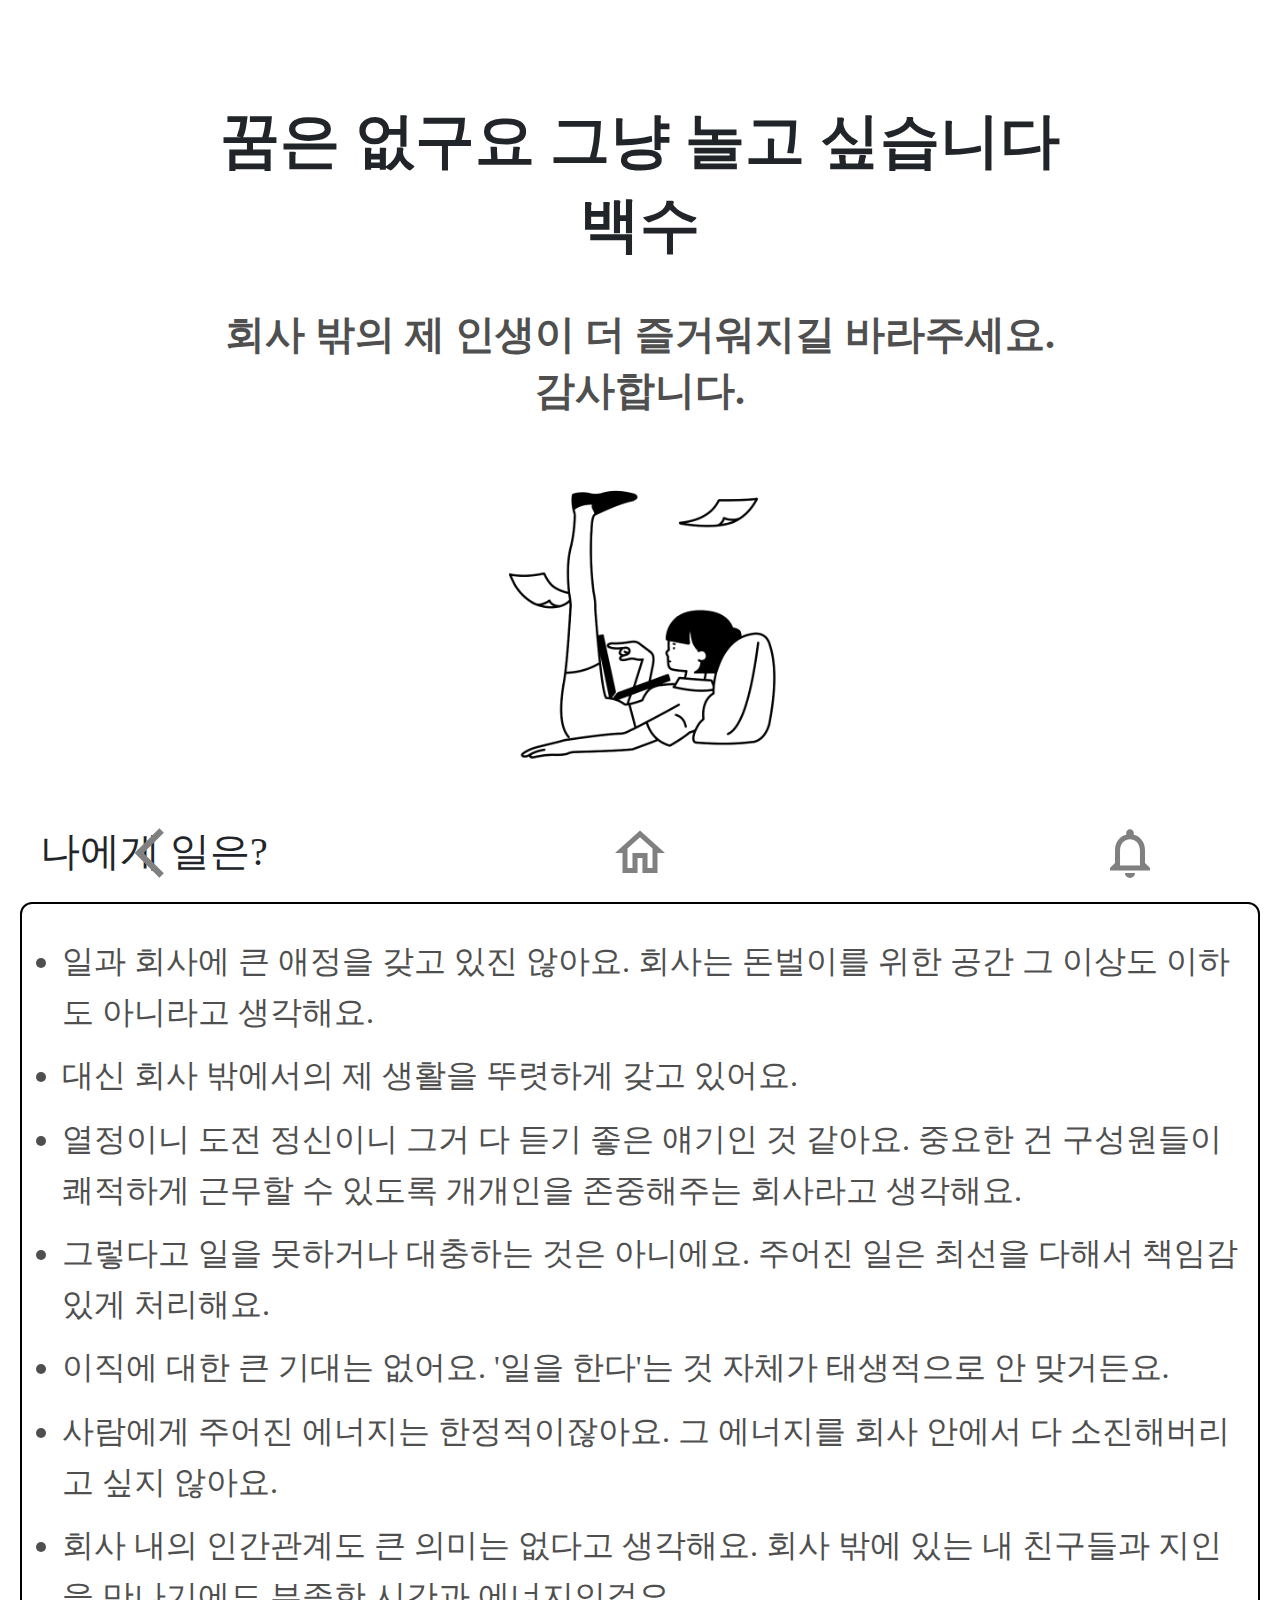
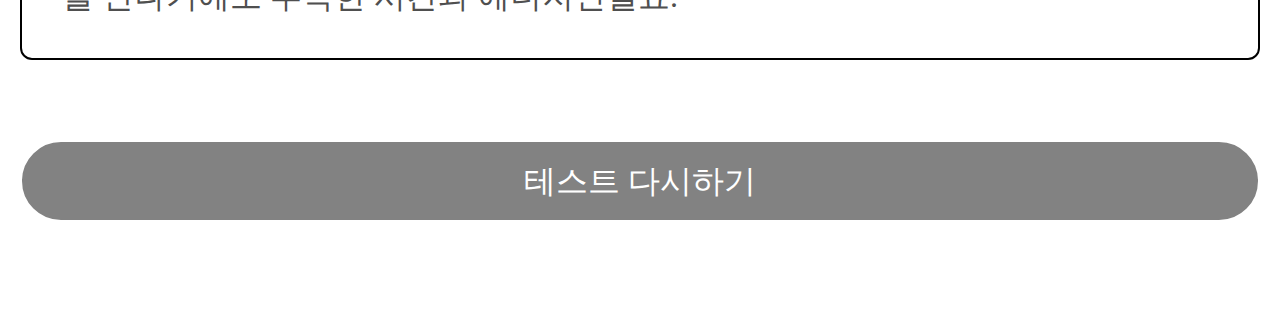
<file: result/type7.html>
<!DOCTYPE html>
<html lang="ko">
  <head>
    <meta http-equiv="Content-Type" content="text/html; charset=UTF-8" />

    <meta http-equiv="X-UA-Compatible" content="IE=edge" />
    <meta
      name="viewport"
      content="width=device-width, initial-scale=1, shrink-to-fit=no"
    />

    <title>직장인 부캐테스트 결과</title>

    <link
      href="https://fonts.googleapis.com/icon?family=Material+Icons|Material+Icons+Outlined"
      rel="stylesheet"
    />
    <script src="../files/jquery-3.5.1.min.js"></script>
    <style media="all" id="fa-v4-font-face">
      /*!
 * Font Awesome Free 5.15.3 by @fontawesome - https://fontawesome.com
 * License - https://fontawesome.com/license/free (Icons: CC BY 4.0, Fonts: SIL OFL 1.1, Code: MIT License)
 */
      @font-face {
        font-family: "FontAwesome";
        font-display: block;
        src: url(https://ka-f.fontawesome.com/releases/v5.15.3/webfonts/free-fa-solid-900.eot);
        src: url(https://ka-f.fontawesome.com/releases/v5.15.3/webfonts/free-fa-solid-900.eot?#iefix)
            format("embedded-opentype"),
          url(https://ka-f.fontawesome.com/releases/v5.15.3/webfonts/free-fa-solid-900.woff2)
            format("woff2"),
          url(https://ka-f.fontawesome.com/releases/v5.15.3/webfonts/free-fa-solid-900.woff)
            format("woff"),
          url(https://ka-f.fontawesome.com/releases/v5.15.3/webfonts/free-fa-solid-900.ttf)
            format("truetype"),
          url(https://ka-f.fontawesome.com/releases/v5.15.3/webfonts/free-fa-solid-900.svg#fontawesome)
            format("svg");
      }
      @font-face {
        font-family: "FontAwesome";
        font-display: block;
        src: url(https://ka-f.fontawesome.com/releases/v5.15.3/webfonts/free-fa-brands-400.eot);
        src: url(https://ka-f.fontawesome.com/releases/v5.15.3/webfonts/free-fa-brands-400.eot?#iefix)
            format("embedded-opentype"),
          url(https://ka-f.fontawesome.com/releases/v5.15.3/webfonts/free-fa-brands-400.woff2)
            format("woff2"),
          url(https://ka-f.fontawesome.com/releases/v5.15.3/webfonts/free-fa-brands-400.woff)
            format("woff"),
          url(https://ka-f.fontawesome.com/releases/v5.15.3/webfonts/free-fa-brands-400.ttf)
            format("truetype"),
          url(https://ka-f.fontawesome.com/releases/v5.15.3/webfonts/free-fa-brands-400.svg#fontawesome)
            format("svg");
      }
      @font-face {
        font-family: "FontAwesome";
        font-display: block;
        src: url(https://ka-f.fontawesome.com/releases/v5.15.3/webfonts/free-fa-regular-400.eot);
        src: url(https://ka-f.fontawesome.com/releases/v5.15.3/webfonts/free-fa-regular-400.eot?#iefix)
            format("embedded-opentype"),
          url(https://ka-f.fontawesome.com/releases/v5.15.3/webfonts/free-fa-regular-400.woff2)
            format("woff2"),
          url(https://ka-f.fontawesome.com/releases/v5.15.3/webfonts/free-fa-regular-400.woff)
            format("woff"),
          url(https://ka-f.fontawesome.com/releases/v5.15.3/webfonts/free-fa-regular-400.ttf)
            format("truetype"),
          url(https://ka-f.fontawesome.com/releases/v5.15.3/webfonts/free-fa-regular-400.svg#fontawesome)
            format("svg");
        unicode-range: U+f004-f005, U+f007, U+f017, U+f022, U+f024, U+f02e,
          U+f03e, U+f044, U+f057-f059, U+f06e, U+f070, U+f075, U+f07b-f07c,
          U+f080, U+f086, U+f089, U+f094, U+f09d, U+f0a0, U+f0a4-f0a7, U+f0c5,
          U+f0c7-f0c8, U+f0e0, U+f0eb, U+f0f3, U+f0f8, U+f0fe, U+f111,
          U+f118-f11a, U+f11c, U+f133, U+f144, U+f146, U+f14a, U+f14d-f14e,
          U+f150-f152, U+f15b-f15c, U+f164-f165, U+f185-f186, U+f191-f192,
          U+f1ad, U+f1c1-f1c9, U+f1cd, U+f1d8, U+f1e3, U+f1ea, U+f1f6, U+f1f9,
          U+f20a, U+f247-f249, U+f24d, U+f254-f25b, U+f25d, U+f271-f274, U+f279,
          U+f28b, U+f28d, U+f2b5-f2b6, U+f2b9, U+f2bb, U+f2bd, U+f2c1-f2c2,
          U+f2d0, U+f2d2, U+f2dc, U+f2ed, U+f3a5, U+f3d1, U+f410;
      }
      @font-face {
        font-family: "FontAwesome";
        font-display: block;
        src: url(https://ka-f.fontawesome.com/releases/v5.15.3/webfonts/free-fa-v4deprecations.eot);
        src: url(https://ka-f.fontawesome.com/releases/v5.15.3/webfonts/free-fa-v4deprecations.eot?#iefix)
            format("embedded-opentype"),
          url(https://ka-f.fontawesome.com/releases/v5.15.3/webfonts/free-fa-v4deprecations.woff2)
            format("woff2"),
          url(https://ka-f.fontawesome.com/releases/v5.15.3/webfonts/free-fa-v4deprecations.woff)
            format("woff"),
          url(https://ka-f.fontawesome.com/releases/v5.15.3/webfonts/free-fa-v4deprecations.ttf)
            format("truetype"),
          url(https://ka-f.fontawesome.com/releases/v5.15.3/webfonts/free-fa-v4deprecations.svg#fontawesome)
            format("svg");
        unicode-range: U+f003, U+f006, U+f014, U+f016, U+f01a-f01b, U+f01d,
          U+f040, U+f045-f047, U+f05c-f05d, U+f07d-f07e, U+f087-f088,
          U+f08a-f08b, U+f08e, U+f090, U+f096-f097, U+f0a2, U+f0e4-f0e6,
          U+f0ec-f0ee, U+f0f5-f0f7, U+f10c, U+f112, U+f114-f115, U+f11d, U+f123,
          U+f132, U+f145, U+f147-f149, U+f14c, U+f166, U+f16a, U+f172,
          U+f175-f178, U+f18e, U+f190, U+f196, U+f1b1, U+f1d9, U+f1db, U+f1f7,
          U+f20c, U+f219, U+f230, U+f24a, U+f250, U+f278, U+f27b, U+f283, U+f28c,
          U+f28e, U+f29b-f29c, U+f2b7, U+f2ba, U+f2bc, U+f2be, U+f2c0, U+f2c3,
          U+f2d3-f2d4;
      }
    </style>
    <style media="all" id="fa-v4-shims">
      /*!
 * Font Awesome Free 5.15.3 by @fontawesome - https://fontawesome.com
 * License - https://fontawesome.com/license/free (Icons: CC BY 4.0, Fonts: SIL OFL 1.1, Code: MIT License)
 */
      .fa.fa-glass:before {
        content: "\f000";
      }
      .fa.fa-meetup {
        font-family: "Font Awesome 5 Brands";
        font-weight: 400;
      }
      .fa.fa-star-o {
        font-family: "Font Awesome 5 Free";
        font-weight: 400;
      }
      .fa.fa-star-o:before {
        content: "\f005";
      }
      .fa.fa-close:before,
      .fa.fa-remove:before {
        content: "\f00d";
      }
      .fa.fa-gear:before {
        content: "\f013";
      }
      .fa.fa-trash-o {
        font-family: "Font Awesome 5 Free";
        font-weight: 400;
      }
      .fa.fa-trash-o:before {
        content: "\f2ed";
      }
      .fa.fa-file-o {
        font-family: "Font Awesome 5 Free";
        font-weight: 400;
      }
      .fa.fa-file-o:before {
        content: "\f15b";
      }
      .fa.fa-clock-o {
        font-family: "Font Awesome 5 Free";
        font-weight: 400;
      }
      .fa.fa-clock-o:before {
        content: "\f017";
      }
      .fa.fa-arrow-circle-o-down {
        font-family: "Font Awesome 5 Free";
        font-weight: 400;
      }
      .fa.fa-arrow-circle-o-down:before {
        content: "\f358";
      }
      .fa.fa-arrow-circle-o-up {
        font-family: "Font Awesome 5 Free";
        font-weight: 400;
      }
      .fa.fa-arrow-circle-o-up:before {
        content: "\f35b";
      }
      .fa.fa-play-circle-o {
        font-family: "Font Awesome 5 Free";
        font-weight: 400;
      }
      .fa.fa-play-circle-o:before {
        content: "\f144";
      }
      .fa.fa-repeat:before,
      .fa.fa-rotate-right:before {
        content: "\f01e";
      }
      .fa.fa-refresh:before {
        content: "\f021";
      }
      .fa.fa-list-alt {
        font-family: "Font Awesome 5 Free";
        font-weight: 400;
      }
      .fa.fa-dedent:before {
        content: "\f03b";
      }
      .fa.fa-video-camera:before {
        content: "\f03d";
      }
      .fa.fa-picture-o {
        font-family: "Font Awesome 5 Free";
        font-weight: 400;
      }
      .fa.fa-picture-o:before {
        content: "\f03e";
      }
      .fa.fa-photo {
        font-family: "Font Awesome 5 Free";
        font-weight: 400;
      }
      .fa.fa-photo:before {
        content: "\f03e";
      }
      .fa.fa-image {
        font-family: "Font Awesome 5 Free";
        font-weight: 400;
      }
      .fa.fa-image:before {
        content: "\f03e";
      }
      .fa.fa-pencil:before {
        content: "\f303";
      }
      .fa.fa-map-marker:before {
        content: "\f3c5";
      }
      .fa.fa-pencil-square-o {
        font-family: "Font Awesome 5 Free";
        font-weight: 400;
      }
      .fa.fa-pencil-square-o:before {
        content: "\f044";
      }
      .fa.fa-share-square-o {
        font-family: "Font Awesome 5 Free";
        font-weight: 400;
      }
      .fa.fa-share-square-o:before {
        content: "\f14d";
      }
      .fa.fa-check-square-o {
        font-family: "Font Awesome 5 Free";
        font-weight: 400;
      }
      .fa.fa-check-square-o:before {
        content: "\f14a";
      }
      .fa.fa-arrows:before {
        content: "\f0b2";
      }
      .fa.fa-times-circle-o {
        font-family: "Font Awesome 5 Free";
        font-weight: 400;
      }
      .fa.fa-times-circle-o:before {
        content: "\f057";
      }
      .fa.fa-check-circle-o {
        font-family: "Font Awesome 5 Free";
        font-weight: 400;
      }
      .fa.fa-check-circle-o:before {
        content: "\f058";
      }
      .fa.fa-mail-forward:before {
        content: "\f064";
      }
      .fa.fa-expand:before {
        content: "\f424";
      }
      .fa.fa-compress:before {
        content: "\f422";
      }
      .fa.fa-eye,
      .fa.fa-eye-slash {
        font-family: "Font Awesome 5 Free";
        font-weight: 400;
      }
      .fa.fa-warning:before {
        content: "\f071";
      }
      .fa.fa-calendar:before {
        content: "\f073";
      }
      .fa.fa-arrows-v:before {
        content: "\f338";
      }
      .fa.fa-arrows-h:before {
        content: "\f337";
      }
      .fa.fa-bar-chart {
        font-family: "Font Awesome 5 Free";
        font-weight: 400;
      }
      .fa.fa-bar-chart:before {
        content: "\f080";
      }
      .fa.fa-bar-chart-o {
        font-family: "Font Awesome 5 Free";
        font-weight: 400;
      }
      .fa.fa-bar-chart-o:before {
        content: "\f080";
      }
      .fa.fa-facebook-square,
      .fa.fa-twitter-square {
        font-family: "Font Awesome 5 Brands";
        font-weight: 400;
      }
      .fa.fa-gears:before {
        content: "\f085";
      }
      .fa.fa-thumbs-o-up {
        font-family: "Font Awesome 5 Free";
        font-weight: 400;
      }
      .fa.fa-thumbs-o-up:before {
        content: "\f164";
      }
      .fa.fa-thumbs-o-down {
        font-family: "Font Awesome 5 Free";
        font-weight: 400;
      }
      .fa.fa-thumbs-o-down:before {
        content: "\f165";
      }
      .fa.fa-heart-o {
        font-family: "Font Awesome 5 Free";
        font-weight: 400;
      }
      .fa.fa-heart-o:before {
        content: "\f004";
      }
      .fa.fa-sign-out:before {
        content: "\f2f5";
      }
      .fa.fa-linkedin-square {
        font-family: "Font Awesome 5 Brands";
        font-weight: 400;
      }
      .fa.fa-linkedin-square:before {
        content: "\f08c";
      }
      .fa.fa-thumb-tack:before {
        content: "\f08d";
      }
      .fa.fa-external-link:before {
        content: "\f35d";
      }
      .fa.fa-sign-in:before {
        content: "\f2f6";
      }
      .fa.fa-github-square {
        font-family: "Font Awesome 5 Brands";
        font-weight: 400;
      }
      .fa.fa-lemon-o {
        font-family: "Font Awesome 5 Free";
        font-weight: 400;
      }
      .fa.fa-lemon-o:before {
        content: "\f094";
      }
      .fa.fa-square-o {
        font-family: "Font Awesome 5 Free";
        font-weight: 400;
      }
      .fa.fa-square-o:before {
        content: "\f0c8";
      }
      .fa.fa-bookmark-o {
        font-family: "Font Awesome 5 Free";
        font-weight: 400;
      }
      .fa.fa-bookmark-o:before {
        content: "\f02e";
      }
      .fa.fa-facebook,
      .fa.fa-twitter {
        font-family: "Font Awesome 5 Brands";
        font-weight: 400;
      }
      .fa.fa-facebook:before {
        content: "\f39e";
      }
      .fa.fa-facebook-f {
        font-family: "Font Awesome 5 Brands";
        font-weight: 400;
      }
      .fa.fa-facebook-f:before {
        content: "\f39e";
      }
      .fa.fa-github {
        font-family: "Font Awesome 5 Brands";
        font-weight: 400;
      }
      .fa.fa-credit-card {
        font-family: "Font Awesome 5 Free";
        font-weight: 400;
      }
      .fa.fa-feed:before {
        content: "\f09e";
      }
      .fa.fa-hdd-o {
        font-family: "Font Awesome 5 Free";
        font-weight: 400;
      }
      .fa.fa-hdd-o:before {
        content: "\f0a0";
      }
      .fa.fa-hand-o-right {
        font-family: "Font Awesome 5 Free";
        font-weight: 400;
      }
      .fa.fa-hand-o-right:before {
        content: "\f0a4";
      }
      .fa.fa-hand-o-left {
        font-family: "Font Awesome 5 Free";
        font-weight: 400;
      }
      .fa.fa-hand-o-left:before {
        content: "\f0a5";
      }
      .fa.fa-hand-o-up {
        font-family: "Font Awesome 5 Free";
        font-weight: 400;
      }
      .fa.fa-hand-o-up:before {
        content: "\f0a6";
      }
      .fa.fa-hand-o-down {
        font-family: "Font Awesome 5 Free";
        font-weight: 400;
      }
      .fa.fa-hand-o-down:before {
        content: "\f0a7";
      }
      .fa.fa-arrows-alt:before {
        content: "\f31e";
      }
      .fa.fa-group:before {
        content: "\f0c0";
      }
      .fa.fa-chain:before {
        content: "\f0c1";
      }
      .fa.fa-scissors:before {
        content: "\f0c4";
      }
      .fa.fa-files-o {
        font-family: "Font Awesome 5 Free";
        font-weight: 400;
      }
      .fa.fa-files-o:before {
        content: "\f0c5";
      }
      .fa.fa-floppy-o {
        font-family: "Font Awesome 5 Free";
        font-weight: 400;
      }
      .fa.fa-floppy-o:before {
        content: "\f0c7";
      }
      .fa.fa-navicon:before,
      .fa.fa-reorder:before {
        content: "\f0c9";
      }
      .fa.fa-google-plus,
      .fa.fa-google-plus-square,
      .fa.fa-pinterest,
      .fa.fa-pinterest-square {
        font-family: "Font Awesome 5 Brands";
        font-weight: 400;
      }
      .fa.fa-google-plus:before {
        content: "\f0d5";
      }
      .fa.fa-money {
        font-family: "Font Awesome 5 Free";
        font-weight: 400;
      }
      .fa.fa-money:before {
        content: "\f3d1";
      }
      .fa.fa-unsorted:before {
        content: "\f0dc";
      }
      .fa.fa-sort-desc:before {
        content: "\f0dd";
      }
      .fa.fa-sort-asc:before {
        content: "\f0de";
      }
      .fa.fa-linkedin {
        font-family: "Font Awesome 5 Brands";
        font-weight: 400;
      }
      .fa.fa-linkedin:before {
        content: "\f0e1";
      }
      .fa.fa-rotate-left:before {
        content: "\f0e2";
      }
      .fa.fa-legal:before {
        content: "\f0e3";
      }
      .fa.fa-dashboard:before,
      .fa.fa-tachometer:before {
        content: "\f3fd";
      }
      .fa.fa-comment-o {
        font-family: "Font Awesome 5 Free";
        font-weight: 400;
      }
      .fa.fa-comment-o:before {
        content: "\f075";
      }
      .fa.fa-comments-o {
        font-family: "Font Awesome 5 Free";
        font-weight: 400;
      }
      .fa.fa-comments-o:before {
        content: "\f086";
      }
      .fa.fa-flash:before {
        content: "\f0e7";
      }
      .fa.fa-clipboard,
      .fa.fa-paste {
        font-family: "Font Awesome 5 Free";
        font-weight: 400;
      }
      .fa.fa-paste:before {
        content: "\f328";
      }
      .fa.fa-lightbulb-o {
        font-family: "Font Awesome 5 Free";
        font-weight: 400;
      }
      .fa.fa-lightbulb-o:before {
        content: "\f0eb";
      }
      .fa.fa-exchange:before {
        content: "\f362";
      }
      .fa.fa-cloud-download:before {
        content: "\f381";
      }
      .fa.fa-cloud-upload:before {
        content: "\f382";
      }
      .fa.fa-bell-o {
        font-family: "Font Awesome 5 Free";
        font-weight: 400;
      }
      .fa.fa-bell-o:before {
        content: "\f0f3";
      }
      .fa.fa-cutlery:before {
        content: "\f2e7";
      }
      .fa.fa-file-text-o {
        font-family: "Font Awesome 5 Free";
        font-weight: 400;
      }
      .fa.fa-file-text-o:before {
        content: "\f15c";
      }
      .fa.fa-building-o {
        font-family: "Font Awesome 5 Free";
        font-weight: 400;
      }
      .fa.fa-building-o:before {
        content: "\f1ad";
      }
      .fa.fa-hospital-o {
        font-family: "Font Awesome 5 Free";
        font-weight: 400;
      }
      .fa.fa-hospital-o:before {
        content: "\f0f8";
      }
      .fa.fa-tablet:before {
        content: "\f3fa";
      }
      .fa.fa-mobile-phone:before,
      .fa.fa-mobile:before {
        content: "\f3cd";
      }
      .fa.fa-circle-o {
        font-family: "Font Awesome 5 Free";
        font-weight: 400;
      }
      .fa.fa-circle-o:before {
        content: "\f111";
      }
      .fa.fa-mail-reply:before {
        content: "\f3e5";
      }
      .fa.fa-github-alt {
        font-family: "Font Awesome 5 Brands";
        font-weight: 400;
      }
      .fa.fa-folder-o {
        font-family: "Font Awesome 5 Free";
        font-weight: 400;
      }
      .fa.fa-folder-o:before {
        content: "\f07b";
      }
      .fa.fa-folder-open-o {
        font-family: "Font Awesome 5 Free";
        font-weight: 400;
      }
      .fa.fa-folder-open-o:before {
        content: "\f07c";
      }
      .fa.fa-smile-o {
        font-family: "Font Awesome 5 Free";
        font-weight: 400;
      }
      .fa.fa-smile-o:before {
        content: "\f118";
      }
      .fa.fa-frown-o {
        font-family: "Font Awesome 5 Free";
        font-weight: 400;
      }
      .fa.fa-frown-o:before {
        content: "\f119";
      }
      .fa.fa-meh-o {
        font-family: "Font Awesome 5 Free";
        font-weight: 400;
      }
      .fa.fa-meh-o:before {
        content: "\f11a";
      }
      .fa.fa-keyboard-o {
        font-family: "Font Awesome 5 Free";
        font-weight: 400;
      }
      .fa.fa-keyboard-o:before {
        content: "\f11c";
      }
      .fa.fa-flag-o {
        font-family: "Font Awesome 5 Free";
        font-weight: 400;
      }
      .fa.fa-flag-o:before {
        content: "\f024";
      }
      .fa.fa-mail-reply-all:before {
        content: "\f122";
      }
      .fa.fa-star-half-o {
        font-family: "Font Awesome 5 Free";
        font-weight: 400;
      }
      .fa.fa-star-half-o:before {
        content: "\f089";
      }
      .fa.fa-star-half-empty {
        font-family: "Font Awesome 5 Free";
        font-weight: 400;
      }
      .fa.fa-star-half-empty:before {
        content: "\f089";
      }
      .fa.fa-star-half-full {
        font-family: "Font Awesome 5 Free";
        font-weight: 400;
      }
      .fa.fa-star-half-full:before {
        content: "\f089";
      }
      .fa.fa-code-fork:before {
        content: "\f126";
      }
      .fa.fa-chain-broken:before {
        content: "\f127";
      }
      .fa.fa-shield:before {
        content: "\f3ed";
      }
      .fa.fa-calendar-o {
        font-family: "Font Awesome 5 Free";
        font-weight: 400;
      }
      .fa.fa-calendar-o:before {
        content: "\f133";
      }
      .fa.fa-css3,
      .fa.fa-html5,
      .fa.fa-maxcdn {
        font-family: "Font Awesome 5 Brands";
        font-weight: 400;
      }
      .fa.fa-ticket:before {
        content: "\f3ff";
      }
      .fa.fa-minus-square-o {
        font-family: "Font Awesome 5 Free";
        font-weight: 400;
      }
      .fa.fa-minus-square-o:before {
        content: "\f146";
      }
      .fa.fa-level-up:before {
        content: "\f3bf";
      }
      .fa.fa-level-down:before {
        content: "\f3be";
      }
      .fa.fa-pencil-square:before {
        content: "\f14b";
      }
      .fa.fa-external-link-square:before {
        content: "\f360";
      }
      .fa.fa-compass {
        font-family: "Font Awesome 5 Free";
        font-weight: 400;
      }
      .fa.fa-caret-square-o-down {
        font-family: "Font Awesome 5 Free";
        font-weight: 400;
      }
      .fa.fa-caret-square-o-down:before {
        content: "\f150";
      }
      .fa.fa-toggle-down {
        font-family: "Font Awesome 5 Free";
        font-weight: 400;
      }
      .fa.fa-toggle-down:before {
        content: "\f150";
      }
      .fa.fa-caret-square-o-up {
        font-family: "Font Awesome 5 Free";
        font-weight: 400;
      }
      .fa.fa-caret-square-o-up:before {
        content: "\f151";
      }
      .fa.fa-toggle-up {
        font-family: "Font Awesome 5 Free";
        font-weight: 400;
      }
      .fa.fa-toggle-up:before {
        content: "\f151";
      }
      .fa.fa-caret-square-o-right {
        font-family: "Font Awesome 5 Free";
        font-weight: 400;
      }
      .fa.fa-caret-square-o-right:before {
        content: "\f152";
      }
      .fa.fa-toggle-right {
        font-family: "Font Awesome 5 Free";
        font-weight: 400;
      }
      .fa.fa-toggle-right:before {
        content: "\f152";
      }
      .fa.fa-eur:before,
      .fa.fa-euro:before {
        content: "\f153";
      }
      .fa.fa-gbp:before {
        content: "\f154";
      }
      .fa.fa-dollar:before,
      .fa.fa-usd:before {
        content: "\f155";
      }
      .fa.fa-inr:before,
      .fa.fa-rupee:before {
        content: "\f156";
      }
      .fa.fa-cny:before,
      .fa.fa-jpy:before,
      .fa.fa-rmb:before,
      .fa.fa-yen:before {
        content: "\f157";
      }
      .fa.fa-rouble:before,
      .fa.fa-rub:before,
      .fa.fa-ruble:before {
        content: "\f158";
      }
      .fa.fa-krw:before,
      .fa.fa-won:before {
        content: "\f159";
      }
      .fa.fa-bitcoin,
      .fa.fa-btc {
        font-family: "Font Awesome 5 Brands";
        font-weight: 400;
      }
      .fa.fa-bitcoin:before {
        content: "\f15a";
      }
      .fa.fa-file-text:before {
        content: "\f15c";
      }
      .fa.fa-sort-alpha-asc:before {
        content: "\f15d";
      }
      .fa.fa-sort-alpha-desc:before {
        content: "\f881";
      }
      .fa.fa-sort-amount-asc:before {
        content: "\f160";
      }
      .fa.fa-sort-amount-desc:before {
        content: "\f884";
      }
      .fa.fa-sort-numeric-asc:before {
        content: "\f162";
      }
      .fa.fa-sort-numeric-desc:before {
        content: "\f886";
      }
      .fa.fa-xing,
      .fa.fa-xing-square,
      .fa.fa-youtube,
      .fa.fa-youtube-play,
      .fa.fa-youtube-square {
        font-family: "Font Awesome 5 Brands";
        font-weight: 400;
      }
      .fa.fa-youtube-play:before {
        content: "\f167";
      }
      .fa.fa-adn,
      .fa.fa-bitbucket,
      .fa.fa-bitbucket-square,
      .fa.fa-dropbox,
      .fa.fa-flickr,
      .fa.fa-instagram,
      .fa.fa-stack-overflow {
        font-family: "Font Awesome 5 Brands";
        font-weight: 400;
      }
      .fa.fa-bitbucket-square:before {
        content: "\f171";
      }
      .fa.fa-tumblr,
      .fa.fa-tumblr-square {
        font-family: "Font Awesome 5 Brands";
        font-weight: 400;
      }
      .fa.fa-long-arrow-down:before {
        content: "\f309";
      }
      .fa.fa-long-arrow-up:before {
        content: "\f30c";
      }
      .fa.fa-long-arrow-left:before {
        content: "\f30a";
      }
      .fa.fa-long-arrow-right:before {
        content: "\f30b";
      }
      .fa.fa-android,
      .fa.fa-apple,
      .fa.fa-dribbble,
      .fa.fa-foursquare,
      .fa.fa-gittip,
      .fa.fa-gratipay,
      .fa.fa-linux,
      .fa.fa-skype,
      .fa.fa-trello,
      .fa.fa-windows {
        font-family: "Font Awesome 5 Brands";
        font-weight: 400;
      }
      .fa.fa-gittip:before {
        content: "\f184";
      }
      .fa.fa-sun-o {
        font-family: "Font Awesome 5 Free";
        font-weight: 400;
      }
      .fa.fa-sun-o:before {
        content: "\f185";
      }
      .fa.fa-moon-o {
        font-family: "Font Awesome 5 Free";
        font-weight: 400;
      }
      .fa.fa-moon-o:before {
        content: "\f186";
      }
      .fa.fa-pagelines,
      .fa.fa-renren,
      .fa.fa-stack-exchange,
      .fa.fa-vk,
      .fa.fa-weibo {
        font-family: "Font Awesome 5 Brands";
        font-weight: 400;
      }
      .fa.fa-arrow-circle-o-right {
        font-family: "Font Awesome 5 Free";
        font-weight: 400;
      }
      .fa.fa-arrow-circle-o-right:before {
        content: "\f35a";
      }
      .fa.fa-arrow-circle-o-left {
        font-family: "Font Awesome 5 Free";
        font-weight: 400;
      }
      .fa.fa-arrow-circle-o-left:before {
        content: "\f359";
      }
      .fa.fa-caret-square-o-left {
        font-family: "Font Awesome 5 Free";
        font-weight: 400;
      }
      .fa.fa-caret-square-o-left:before {
        content: "\f191";
      }
      .fa.fa-toggle-left {
        font-family: "Font Awesome 5 Free";
        font-weight: 400;
      }
      .fa.fa-toggle-left:before {
        content: "\f191";
      }
      .fa.fa-dot-circle-o {
        font-family: "Font Awesome 5 Free";
        font-weight: 400;
      }
      .fa.fa-dot-circle-o:before {
        content: "\f192";
      }
      .fa.fa-vimeo-square {
        font-family: "Font Awesome 5 Brands";
        font-weight: 400;
      }
      .fa.fa-try:before,
      .fa.fa-turkish-lira:before {
        content: "\f195";
      }
      .fa.fa-plus-square-o {
        font-family: "Font Awesome 5 Free";
        font-weight: 400;
      }
      .fa.fa-plus-square-o:before {
        content: "\f0fe";
      }
      .fa.fa-openid,
      .fa.fa-slack,
      .fa.fa-wordpress {
        font-family: "Font Awesome 5 Brands";
        font-weight: 400;
      }
      .fa.fa-bank:before,
      .fa.fa-institution:before {
        content: "\f19c";
      }
      .fa.fa-mortar-board:before {
        content: "\f19d";
      }
      .fa.fa-delicious,
      .fa.fa-digg,
      .fa.fa-drupal,
      .fa.fa-google,
      .fa.fa-joomla,
      .fa.fa-pied-piper-alt,
      .fa.fa-pied-piper-pp,
      .fa.fa-reddit,
      .fa.fa-reddit-square,
      .fa.fa-stumbleupon,
      .fa.fa-stumbleupon-circle,
      .fa.fa-yahoo {
        font-family: "Font Awesome 5 Brands";
        font-weight: 400;
      }
      .fa.fa-spoon:before {
        content: "\f2e5";
      }
      .fa.fa-behance,
      .fa.fa-behance-square,
      .fa.fa-steam,
      .fa.fa-steam-square {
        font-family: "Font Awesome 5 Brands";
        font-weight: 400;
      }
      .fa.fa-automobile:before {
        content: "\f1b9";
      }
      .fa.fa-envelope-o {
        font-family: "Font Awesome 5 Free";
        font-weight: 400;
      }
      .fa.fa-envelope-o:before {
        content: "\f0e0";
      }
      .fa.fa-deviantart,
      .fa.fa-soundcloud,
      .fa.fa-spotify {
        font-family: "Font Awesome 5 Brands";
        font-weight: 400;
      }
      .fa.fa-file-pdf-o {
        font-family: "Font Awesome 5 Free";
        font-weight: 400;
      }
      .fa.fa-file-pdf-o:before {
        content: "\f1c1";
      }
      .fa.fa-file-word-o {
        font-family: "Font Awesome 5 Free";
        font-weight: 400;
      }
      .fa.fa-file-word-o:before {
        content: "\f1c2";
      }
      .fa.fa-file-excel-o {
        font-family: "Font Awesome 5 Free";
        font-weight: 400;
      }
      .fa.fa-file-excel-o:before {
        content: "\f1c3";
      }
      .fa.fa-file-powerpoint-o {
        font-family: "Font Awesome 5 Free";
        font-weight: 400;
      }
      .fa.fa-file-powerpoint-o:before {
        content: "\f1c4";
      }
      .fa.fa-file-image-o {
        font-family: "Font Awesome 5 Free";
        font-weight: 400;
      }
      .fa.fa-file-image-o:before {
        content: "\f1c5";
      }
      .fa.fa-file-photo-o {
        font-family: "Font Awesome 5 Free";
        font-weight: 400;
      }
      .fa.fa-file-photo-o:before {
        content: "\f1c5";
      }
      .fa.fa-file-picture-o {
        font-family: "Font Awesome 5 Free";
        font-weight: 400;
      }
      .fa.fa-file-picture-o:before {
        content: "\f1c5";
      }
      .fa.fa-file-archive-o {
        font-family: "Font Awesome 5 Free";
        font-weight: 400;
      }
      .fa.fa-file-archive-o:before {
        content: "\f1c6";
      }
      .fa.fa-file-zip-o {
        font-family: "Font Awesome 5 Free";
        font-weight: 400;
      }
      .fa.fa-file-zip-o:before {
        content: "\f1c6";
      }
      .fa.fa-file-audio-o {
        font-family: "Font Awesome 5 Free";
        font-weight: 400;
      }
      .fa.fa-file-audio-o:before {
        content: "\f1c7";
      }
      .fa.fa-file-sound-o {
        font-family: "Font Awesome 5 Free";
        font-weight: 400;
      }
      .fa.fa-file-sound-o:before {
        content: "\f1c7";
      }
      .fa.fa-file-video-o {
        font-family: "Font Awesome 5 Free";
        font-weight: 400;
      }
      .fa.fa-file-video-o:before {
        content: "\f1c8";
      }
      .fa.fa-file-movie-o {
        font-family: "Font Awesome 5 Free";
        font-weight: 400;
      }
      .fa.fa-file-movie-o:before {
        content: "\f1c8";
      }
      .fa.fa-file-code-o {
        font-family: "Font Awesome 5 Free";
        font-weight: 400;
      }
      .fa.fa-file-code-o:before {
        content: "\f1c9";
      }
      .fa.fa-codepen,
      .fa.fa-jsfiddle,
      .fa.fa-vine {
        font-family: "Font Awesome 5 Brands";
        font-weight: 400;
      }
      .fa.fa-life-bouy,
      .fa.fa-life-ring {
        font-family: "Font Awesome 5 Free";
        font-weight: 400;
      }
      .fa.fa-life-bouy:before {
        content: "\f1cd";
      }
      .fa.fa-life-buoy {
        font-family: "Font Awesome 5 Free";
        font-weight: 400;
      }
      .fa.fa-life-buoy:before {
        content: "\f1cd";
      }
      .fa.fa-life-saver {
        font-family: "Font Awesome 5 Free";
        font-weight: 400;
      }
      .fa.fa-life-saver:before {
        content: "\f1cd";
      }
      .fa.fa-support {
        font-family: "Font Awesome 5 Free";
        font-weight: 400;
      }
      .fa.fa-support:before {
        content: "\f1cd";
      }
      .fa.fa-circle-o-notch:before {
        content: "\f1ce";
      }
      .fa.fa-ra,
      .fa.fa-rebel {
        font-family: "Font Awesome 5 Brands";
        font-weight: 400;
      }
      .fa.fa-ra:before {
        content: "\f1d0";
      }
      .fa.fa-resistance {
        font-family: "Font Awesome 5 Brands";
        font-weight: 400;
      }
      .fa.fa-resistance:before {
        content: "\f1d0";
      }
      .fa.fa-empire,
      .fa.fa-ge {
        font-family: "Font Awesome 5 Brands";
        font-weight: 400;
      }
      .fa.fa-ge:before {
        content: "\f1d1";
      }
      .fa.fa-git,
      .fa.fa-git-square,
      .fa.fa-hacker-news,
      .fa.fa-y-combinator-square {
        font-family: "Font Awesome 5 Brands";
        font-weight: 400;
      }
      .fa.fa-y-combinator-square:before {
        content: "\f1d4";
      }
      .fa.fa-yc-square {
        font-family: "Font Awesome 5 Brands";
        font-weight: 400;
      }
      .fa.fa-yc-square:before {
        content: "\f1d4";
      }
      .fa.fa-qq,
      .fa.fa-tencent-weibo,
      .fa.fa-wechat,
      .fa.fa-weixin {
        font-family: "Font Awesome 5 Brands";
        font-weight: 400;
      }
      .fa.fa-wechat:before {
        content: "\f1d7";
      }
      .fa.fa-send:before {
        content: "\f1d8";
      }
      .fa.fa-paper-plane-o {
        font-family: "Font Awesome 5 Free";
        font-weight: 400;
      }
      .fa.fa-paper-plane-o:before {
        content: "\f1d8";
      }
      .fa.fa-send-o {
        font-family: "Font Awesome 5 Free";
        font-weight: 400;
      }
      .fa.fa-send-o:before {
        content: "\f1d8";
      }
      .fa.fa-circle-thin {
        font-family: "Font Awesome 5 Free";
        font-weight: 400;
      }
      .fa.fa-circle-thin:before {
        content: "\f111";
      }
      .fa.fa-header:before {
        content: "\f1dc";
      }
      .fa.fa-sliders:before {
        content: "\f1de";
      }
      .fa.fa-futbol-o {
        font-family: "Font Awesome 5 Free";
        font-weight: 400;
      }
      .fa.fa-futbol-o:before {
        content: "\f1e3";
      }
      .fa.fa-soccer-ball-o {
        font-family: "Font Awesome 5 Free";
        font-weight: 400;
      }
      .fa.fa-soccer-ball-o:before {
        content: "\f1e3";
      }
      .fa.fa-slideshare,
      .fa.fa-twitch,
      .fa.fa-yelp {
        font-family: "Font Awesome 5 Brands";
        font-weight: 400;
      }
      .fa.fa-newspaper-o {
        font-family: "Font Awesome 5 Free";
        font-weight: 400;
      }
      .fa.fa-newspaper-o:before {
        content: "\f1ea";
      }
      .fa.fa-cc-amex,
      .fa.fa-cc-discover,
      .fa.fa-cc-mastercard,
      .fa.fa-cc-paypal,
      .fa.fa-cc-stripe,
      .fa.fa-cc-visa,
      .fa.fa-google-wallet,
      .fa.fa-paypal {
        font-family: "Font Awesome 5 Brands";
        font-weight: 400;
      }
      .fa.fa-bell-slash-o {
        font-family: "Font Awesome 5 Free";
        font-weight: 400;
      }
      .fa.fa-bell-slash-o:before {
        content: "\f1f6";
      }
      .fa.fa-trash:before {
        content: "\f2ed";
      }
      .fa.fa-copyright {
        font-family: "Font Awesome 5 Free";
        font-weight: 400;
      }
      .fa.fa-eyedropper:before {
        content: "\f1fb";
      }
      .fa.fa-area-chart:before {
        content: "\f1fe";
      }
      .fa.fa-pie-chart:before {
        content: "\f200";
      }
      .fa.fa-line-chart:before {
        content: "\f201";
      }
      .fa.fa-angellist,
      .fa.fa-ioxhost,
      .fa.fa-lastfm,
      .fa.fa-lastfm-square {
        font-family: "Font Awesome 5 Brands";
        font-weight: 400;
      }
      .fa.fa-cc {
        font-family: "Font Awesome 5 Free";
        font-weight: 400;
      }
      .fa.fa-cc:before {
        content: "\f20a";
      }
      .fa.fa-ils:before,
      .fa.fa-shekel:before,
      .fa.fa-sheqel:before {
        content: "\f20b";
      }
      .fa.fa-meanpath {
        font-family: "Font Awesome 5 Brands";
        font-weight: 400;
      }
      .fa.fa-meanpath:before {
        content: "\f2b4";
      }
      .fa.fa-buysellads,
      .fa.fa-connectdevelop,
      .fa.fa-dashcube,
      .fa.fa-forumbee,
      .fa.fa-leanpub,
      .fa.fa-sellsy,
      .fa.fa-shirtsinbulk,
      .fa.fa-simplybuilt,
      .fa.fa-skyatlas {
        font-family: "Font Awesome 5 Brands";
        font-weight: 400;
      }
      .fa.fa-diamond {
        font-family: "Font Awesome 5 Free";
        font-weight: 400;
      }
      .fa.fa-diamond:before {
        content: "\f3a5";
      }
      .fa.fa-intersex:before {
        content: "\f224";
      }
      .fa.fa-facebook-official {
        font-family: "Font Awesome 5 Brands";
        font-weight: 400;
      }
      .fa.fa-facebook-official:before {
        content: "\f09a";
      }
      .fa.fa-pinterest-p,
      .fa.fa-whatsapp {
        font-family: "Font Awesome 5 Brands";
        font-weight: 400;
      }
      .fa.fa-hotel:before {
        content: "\f236";
      }
      .fa.fa-medium,
      .fa.fa-viacoin,
      .fa.fa-y-combinator,
      .fa.fa-yc {
        font-family: "Font Awesome 5 Brands";
        font-weight: 400;
      }
      .fa.fa-yc:before {
        content: "\f23b";
      }
      .fa.fa-expeditedssl,
      .fa.fa-opencart,
      .fa.fa-optin-monster {
        font-family: "Font Awesome 5 Brands";
        font-weight: 400;
      }
      .fa.fa-battery-4:before,
      .fa.fa-battery:before {
        content: "\f240";
      }
      .fa.fa-battery-3:before {
        content: "\f241";
      }
      .fa.fa-battery-2:before {
        content: "\f242";
      }
      .fa.fa-battery-1:before {
        content: "\f243";
      }
      .fa.fa-battery-0:before {
        content: "\f244";
      }
      .fa.fa-object-group,
      .fa.fa-object-ungroup,
      .fa.fa-sticky-note-o {
        font-family: "Font Awesome 5 Free";
        font-weight: 400;
      }
      .fa.fa-sticky-note-o:before {
        content: "\f249";
      }
      .fa.fa-cc-diners-club,
      .fa.fa-cc-jcb {
        font-family: "Font Awesome 5 Brands";
        font-weight: 400;
      }
      .fa.fa-clone,
      .fa.fa-hourglass-o {
        font-family: "Font Awesome 5 Free";
        font-weight: 400;
      }
      .fa.fa-hourglass-o:before {
        content: "\f254";
      }
      .fa.fa-hourglass-1:before {
        content: "\f251";
      }
      .fa.fa-hourglass-2:before {
        content: "\f252";
      }
      .fa.fa-hourglass-3:before {
        content: "\f253";
      }
      .fa.fa-hand-rock-o {
        font-family: "Font Awesome 5 Free";
        font-weight: 400;
      }
      .fa.fa-hand-rock-o:before {
        content: "\f255";
      }
      .fa.fa-hand-grab-o {
        font-family: "Font Awesome 5 Free";
        font-weight: 400;
      }
      .fa.fa-hand-grab-o:before {
        content: "\f255";
      }
      .fa.fa-hand-paper-o {
        font-family: "Font Awesome 5 Free";
        font-weight: 400;
      }
      .fa.fa-hand-paper-o:before {
        content: "\f256";
      }
      .fa.fa-hand-stop-o {
        font-family: "Font Awesome 5 Free";
        font-weight: 400;
      }
      .fa.fa-hand-stop-o:before {
        content: "\f256";
      }
      .fa.fa-hand-scissors-o {
        font-family: "Font Awesome 5 Free";
        font-weight: 400;
      }
      .fa.fa-hand-scissors-o:before {
        content: "\f257";
      }
      .fa.fa-hand-lizard-o {
        font-family: "Font Awesome 5 Free";
        font-weight: 400;
      }
      .fa.fa-hand-lizard-o:before {
        content: "\f258";
      }
      .fa.fa-hand-spock-o {
        font-family: "Font Awesome 5 Free";
        font-weight: 400;
      }
      .fa.fa-hand-spock-o:before {
        content: "\f259";
      }
      .fa.fa-hand-pointer-o {
        font-family: "Font Awesome 5 Free";
        font-weight: 400;
      }
      .fa.fa-hand-pointer-o:before {
        content: "\f25a";
      }
      .fa.fa-hand-peace-o {
        font-family: "Font Awesome 5 Free";
        font-weight: 400;
      }
      .fa.fa-hand-peace-o:before {
        content: "\f25b";
      }
      .fa.fa-registered {
        font-family: "Font Awesome 5 Free";
        font-weight: 400;
      }
      .fa.fa-chrome,
      .fa.fa-creative-commons,
      .fa.fa-firefox,
      .fa.fa-get-pocket,
      .fa.fa-gg,
      .fa.fa-gg-circle,
      .fa.fa-internet-explorer,
      .fa.fa-odnoklassniki,
      .fa.fa-odnoklassniki-square,
      .fa.fa-opera,
      .fa.fa-safari,
      .fa.fa-tripadvisor,
      .fa.fa-wikipedia-w {
        font-family: "Font Awesome 5 Brands";
        font-weight: 400;
      }
      .fa.fa-television:before {
        content: "\f26c";
      }
      .fa.fa-500px,
      .fa.fa-amazon,
      .fa.fa-contao {
        font-family: "Font Awesome 5 Brands";
        font-weight: 400;
      }
      .fa.fa-calendar-plus-o {
        font-family: "Font Awesome 5 Free";
        font-weight: 400;
      }
      .fa.fa-calendar-plus-o:before {
        content: "\f271";
      }
      .fa.fa-calendar-minus-o {
        font-family: "Font Awesome 5 Free";
        font-weight: 400;
      }
      .fa.fa-calendar-minus-o:before {
        content: "\f272";
      }
      .fa.fa-calendar-times-o {
        font-family: "Font Awesome 5 Free";
        font-weight: 400;
      }
      .fa.fa-calendar-times-o:before {
        content: "\f273";
      }
      .fa.fa-calendar-check-o {
        font-family: "Font Awesome 5 Free";
        font-weight: 400;
      }
      .fa.fa-calendar-check-o:before {
        content: "\f274";
      }
      .fa.fa-map-o {
        font-family: "Font Awesome 5 Free";
        font-weight: 400;
      }
      .fa.fa-map-o:before {
        content: "\f279";
      }
      .fa.fa-commenting:before {
        content: "\f4ad";
      }
      .fa.fa-commenting-o {
        font-family: "Font Awesome 5 Free";
        font-weight: 400;
      }
      .fa.fa-commenting-o:before {
        content: "\f4ad";
      }
      .fa.fa-houzz,
      .fa.fa-vimeo {
        font-family: "Font Awesome 5 Brands";
        font-weight: 400;
      }
      .fa.fa-vimeo:before {
        content: "\f27d";
      }
      .fa.fa-black-tie,
      .fa.fa-edge,
      .fa.fa-fonticons,
      .fa.fa-reddit-alien {
        font-family: "Font Awesome 5 Brands";
        font-weight: 400;
      }
      .fa.fa-credit-card-alt:before {
        content: "\f09d";
      }
      .fa.fa-codiepie,
      .fa.fa-fort-awesome,
      .fa.fa-mixcloud,
      .fa.fa-modx,
      .fa.fa-product-hunt,
      .fa.fa-scribd,
      .fa.fa-usb {
        font-family: "Font Awesome 5 Brands";
        font-weight: 400;
      }
      .fa.fa-pause-circle-o {
        font-family: "Font Awesome 5 Free";
        font-weight: 400;
      }
      .fa.fa-pause-circle-o:before {
        content: "\f28b";
      }
      .fa.fa-stop-circle-o {
        font-family: "Font Awesome 5 Free";
        font-weight: 400;
      }
      .fa.fa-stop-circle-o:before {
        content: "\f28d";
      }
      .fa.fa-bluetooth,
      .fa.fa-bluetooth-b,
      .fa.fa-envira,
      .fa.fa-gitlab,
      .fa.fa-wheelchair-alt,
      .fa.fa-wpbeginner,
      .fa.fa-wpforms {
        font-family: "Font Awesome 5 Brands";
        font-weight: 400;
      }
      .fa.fa-wheelchair-alt:before {
        content: "\f368";
      }
      .fa.fa-question-circle-o {
        font-family: "Font Awesome 5 Free";
        font-weight: 400;
      }
      .fa.fa-question-circle-o:before {
        content: "\f059";
      }
      .fa.fa-volume-control-phone:before {
        content: "\f2a0";
      }
      .fa.fa-asl-interpreting:before {
        content: "\f2a3";
      }
      .fa.fa-deafness:before,
      .fa.fa-hard-of-hearing:before {
        content: "\f2a4";
      }
      .fa.fa-glide,
      .fa.fa-glide-g {
        font-family: "Font Awesome 5 Brands";
        font-weight: 400;
      }
      .fa.fa-signing:before {
        content: "\f2a7";
      }
      .fa.fa-first-order,
      .fa.fa-google-plus-official,
      .fa.fa-pied-piper,
      .fa.fa-snapchat,
      .fa.fa-snapchat-ghost,
      .fa.fa-snapchat-square,
      .fa.fa-themeisle,
      .fa.fa-viadeo,
      .fa.fa-viadeo-square,
      .fa.fa-yoast {
        font-family: "Font Awesome 5 Brands";
        font-weight: 400;
      }
      .fa.fa-google-plus-official:before {
        content: "\f2b3";
      }
      .fa.fa-google-plus-circle {
        font-family: "Font Awesome 5 Brands";
        font-weight: 400;
      }
      .fa.fa-google-plus-circle:before {
        content: "\f2b3";
      }
      .fa.fa-fa,
      .fa.fa-font-awesome {
        font-family: "Font Awesome 5 Brands";
        font-weight: 400;
      }
      .fa.fa-fa:before {
        content: "\f2b4";
      }
      .fa.fa-handshake-o {
        font-family: "Font Awesome 5 Free";
        font-weight: 400;
      }
      .fa.fa-handshake-o:before {
        content: "\f2b5";
      }
      .fa.fa-envelope-open-o {
        font-family: "Font Awesome 5 Free";
        font-weight: 400;
      }
      .fa.fa-envelope-open-o:before {
        content: "\f2b6";
      }
      .fa.fa-linode {
        font-family: "Font Awesome 5 Brands";
        font-weight: 400;
      }
      .fa.fa-address-book-o {
        font-family: "Font Awesome 5 Free";
        font-weight: 400;
      }
      .fa.fa-address-book-o:before {
        content: "\f2b9";
      }
      .fa.fa-vcard:before {
        content: "\f2bb";
      }
      .fa.fa-address-card-o {
        font-family: "Font Awesome 5 Free";
        font-weight: 400;
      }
      .fa.fa-address-card-o:before {
        content: "\f2bb";
      }
      .fa.fa-vcard-o {
        font-family: "Font Awesome 5 Free";
        font-weight: 400;
      }
      .fa.fa-vcard-o:before {
        content: "\f2bb";
      }
      .fa.fa-user-circle-o {
        font-family: "Font Awesome 5 Free";
        font-weight: 400;
      }
      .fa.fa-user-circle-o:before {
        content: "\f2bd";
      }
      .fa.fa-user-o {
        font-family: "Font Awesome 5 Free";
        font-weight: 400;
      }
      .fa.fa-user-o:before {
        content: "\f007";
      }
      .fa.fa-id-badge {
        font-family: "Font Awesome 5 Free";
        font-weight: 400;
      }
      .fa.fa-drivers-license:before {
        content: "\f2c2";
      }
      .fa.fa-id-card-o {
        font-family: "Font Awesome 5 Free";
        font-weight: 400;
      }
      .fa.fa-id-card-o:before {
        content: "\f2c2";
      }
      .fa.fa-drivers-license-o {
        font-family: "Font Awesome 5 Free";
        font-weight: 400;
      }
      .fa.fa-drivers-license-o:before {
        content: "\f2c2";
      }
      .fa.fa-free-code-camp,
      .fa.fa-quora,
      .fa.fa-telegram {
        font-family: "Font Awesome 5 Brands";
        font-weight: 400;
      }
      .fa.fa-thermometer-4:before,
      .fa.fa-thermometer:before {
        content: "\f2c7";
      }
      .fa.fa-thermometer-3:before {
        content: "\f2c8";
      }
      .fa.fa-thermometer-2:before {
        content: "\f2c9";
      }
      .fa.fa-thermometer-1:before {
        content: "\f2ca";
      }
      .fa.fa-thermometer-0:before {
        content: "\f2cb";
      }
      .fa.fa-bathtub:before,
      .fa.fa-s15:before {
        content: "\f2cd";
      }
      .fa.fa-window-maximize,
      .fa.fa-window-restore {
        font-family: "Font Awesome 5 Free";
        font-weight: 400;
      }
      .fa.fa-times-rectangle:before {
        content: "\f410";
      }
      .fa.fa-window-close-o {
        font-family: "Font Awesome 5 Free";
        font-weight: 400;
      }
      .fa.fa-window-close-o:before {
        content: "\f410";
      }
      .fa.fa-times-rectangle-o {
        font-family: "Font Awesome 5 Free";
        font-weight: 400;
      }
      .fa.fa-times-rectangle-o:before {
        content: "\f410";
      }
      .fa.fa-bandcamp,
      .fa.fa-eercast,
      .fa.fa-etsy,
      .fa.fa-grav,
      .fa.fa-imdb,
      .fa.fa-ravelry {
        font-family: "Font Awesome 5 Brands";
        font-weight: 400;
      }
      .fa.fa-eercast:before {
        content: "\f2da";
      }
      .fa.fa-snowflake-o {
        font-family: "Font Awesome 5 Free";
        font-weight: 400;
      }
      .fa.fa-snowflake-o:before {
        content: "\f2dc";
      }
      .fa.fa-superpowers,
      .fa.fa-wpexplorer {
        font-family: "Font Awesome 5 Brands";
        font-weight: 400;
      }
      .fa.fa-cab:before {
        content: "\f1ba";
      }
    </style>
    <style media="all" id="fa-main">
      /*!
 * Font Awesome Free 5.15.3 by @fontawesome - https://fontawesome.com
 * License - https://fontawesome.com/license/free (Icons: CC BY 4.0, Fonts: SIL OFL 1.1, Code: MIT License)
 */
      .fa,
      .fab,
      .fad,
      .fal,
      .far,
      .fas {
        -moz-osx-font-smoothing: grayscale;
        -webkit-font-smoothing: antialiased;
        display: inline-block;
        font-style: normal;
        font-variant: normal;
        text-rendering: auto;
        line-height: 1;
      }
      .fa-lg {
        font-size: 1.33333em;
        line-height: 0.75em;
        vertical-align: -0.0667em;
      }
      .fa-xs {
        font-size: 0.75em;
      }
      .fa-sm {
        font-size: 0.875em;
      }
      .fa-1x {
        font-size: 1em;
      }
      .fa-2x {
        font-size: 2em;
      }
      .fa-3x {
        font-size: 3em;
      }
      .fa-4x {
        font-size: 4em;
      }
      .fa-5x {
        font-size: 5em;
      }
      .fa-6x {
        font-size: 6em;
      }
      .fa-7x {
        font-size: 7em;
      }
      .fa-8x {
        font-size: 8em;
      }
      .fa-9x {
        font-size: 9em;
      }
      .fa-10x {
        font-size: 10em;
      }
      .fa-fw {
        text-align: center;
        width: 1.25em;
      }
      .fa-ul {
        list-style-type: none;
        margin-left: 2.5em;
        padding-left: 0;
      }
      .fa-ul > li {
        position: relative;
      }
      .fa-li {
        left: -2em;
        position: absolute;
        text-align: center;
        width: 2em;
        line-height: inherit;
      }
      .fa-border {
        border: 0.08em solid #eee;
        border-radius: 0.1em;
        padding: 0.2em 0.25em 0.15em;
      }
      .fa-pull-left {
        float: left;
      }
      .fa-pull-right {
        float: right;
      }
      .fa.fa-pull-left,
      .fab.fa-pull-left,
      .fal.fa-pull-left,
      .far.fa-pull-left,
      .fas.fa-pull-left {
        margin-right: 0.3em;
      }
      .fa.fa-pull-right,
      .fab.fa-pull-right,
      .fal.fa-pull-right,
      .far.fa-pull-right,
      .fas.fa-pull-right {
        margin-left: 0.3em;
      }
      .fa-spin {
        -webkit-animation: fa-spin 2s linear infinite;
        animation: fa-spin 2s linear infinite;
      }
      .fa-pulse {
        -webkit-animation: fa-spin 1s steps(8) infinite;
        animation: fa-spin 1s steps(8) infinite;
      }
      @-webkit-keyframes fa-spin {
        0% {
          -webkit-transform: rotate(0deg);
          transform: rotate(0deg);
        }
        to {
          -webkit-transform: rotate(1turn);
          transform: rotate(1turn);
        }
      }
      @keyframes fa-spin {
        0% {
          -webkit-transform: rotate(0deg);
          transform: rotate(0deg);
        }
        to {
          -webkit-transform: rotate(1turn);
          transform: rotate(1turn);
        }
      }
      .fa-rotate-90 {
        -ms-filter: "progid:DXImageTransform.Microsoft.BasicImage(rotation=1)";
        -webkit-transform: rotate(90deg);
        transform: rotate(90deg);
      }
      .fa-rotate-180 {
        -ms-filter: "progid:DXImageTransform.Microsoft.BasicImage(rotation=2)";
        -webkit-transform: rotate(180deg);
        transform: rotate(180deg);
      }
      .fa-rotate-270 {
        -ms-filter: "progid:DXImageTransform.Microsoft.BasicImage(rotation=3)";
        -webkit-transform: rotate(270deg);
        transform: rotate(270deg);
      }
      .fa-flip-horizontal {
        -ms-filter: "progid:DXImageTransform.Microsoft.BasicImage(rotation=0, mirror=1)";
        -webkit-transform: scaleX(-1);
        transform: scaleX(-1);
      }
      .fa-flip-vertical {
        -webkit-transform: scaleY(-1);
        transform: scaleY(-1);
      }
      .fa-flip-both,
      .fa-flip-horizontal.fa-flip-vertical,
      .fa-flip-vertical {
        -ms-filter: "progid:DXImageTransform.Microsoft.BasicImage(rotation=2, mirror=1)";
      }
      .fa-flip-both,
      .fa-flip-horizontal.fa-flip-vertical {
        -webkit-transform: scale(-1);
        transform: scale(-1);
      }
      :root .fa-flip-both,
      :root .fa-flip-horizontal,
      :root .fa-flip-vertical,
      :root .fa-rotate-90,
      :root .fa-rotate-180,
      :root .fa-rotate-270 {
        -webkit-filter: none;
        filter: none;
      }
      .fa-stack {
        display: inline-block;
        height: 2em;
        line-height: 2em;
        position: relative;
        vertical-align: middle;
        width: 2.5em;
      }
      .fa-stack-1x,
      .fa-stack-2x {
        left: 0;
        position: absolute;
        text-align: center;
        width: 100%;
      }
      .fa-stack-1x {
        line-height: inherit;
      }
      .fa-stack-2x {
        font-size: 2em;
      }
      .fa-inverse {
        color: #fff;
      }
      .fa-500px:before {
        content: "\f26e";
      }
      .fa-accessible-icon:before {
        content: "\f368";
      }
      .fa-accusoft:before {
        content: "\f369";
      }
      .fa-acquisitions-incorporated:before {
        content: "\f6af";
      }
      .fa-ad:before {
        content: "\f641";
      }
      .fa-address-book:before {
        content: "\f2b9";
      }
      .fa-address-card:before {
        content: "\f2bb";
      }
      .fa-adjust:before {
        content: "\f042";
      }
      .fa-adn:before {
        content: "\f170";
      }
      .fa-adversal:before {
        content: "\f36a";
      }
      .fa-affiliatetheme:before {
        content: "\f36b";
      }
      .fa-air-freshener:before {
        content: "\f5d0";
      }
      .fa-airbnb:before {
        content: "\f834";
      }
      .fa-algolia:before {
        content: "\f36c";
      }
      .fa-align-center:before {
        content: "\f037";
      }
      .fa-align-justify:before {
        content: "\f039";
      }
      .fa-align-left:before {
        content: "\f036";
      }
      .fa-align-right:before {
        content: "\f038";
      }
      .fa-alipay:before {
        content: "\f642";
      }
      .fa-allergies:before {
        content: "\f461";
      }
      .fa-amazon:before {
        content: "\f270";
      }
      .fa-amazon-pay:before {
        content: "\f42c";
      }
      .fa-ambulance:before {
        content: "\f0f9";
      }
      .fa-american-sign-language-interpreting:before {
        content: "\f2a3";
      }
      .fa-amilia:before {
        content: "\f36d";
      }
      .fa-anchor:before {
        content: "\f13d";
      }
      .fa-android:before {
        content: "\f17b";
      }
      .fa-angellist:before {
        content: "\f209";
      }
      .fa-angle-double-down:before {
        content: "\f103";
      }
      .fa-angle-double-left:before {
        content: "\f100";
      }
      .fa-angle-double-right:before {
        content: "\f101";
      }
      .fa-angle-double-up:before {
        content: "\f102";
      }
      .fa-angle-down:before {
        content: "\f107";
      }
      .fa-angle-left:before {
        content: "\f104";
      }
      .fa-angle-right:before {
        content: "\f105";
      }
      .fa-angle-up:before {
        content: "\f106";
      }
      .fa-angry:before {
        content: "\f556";
      }
      .fa-angrycreative:before {
        content: "\f36e";
      }
      .fa-angular:before {
        content: "\f420";
      }
      .fa-ankh:before {
        content: "\f644";
      }
      .fa-app-store:before {
        content: "\f36f";
      }
      .fa-app-store-ios:before {
        content: "\f370";
      }
      .fa-apper:before {
        content: "\f371";
      }
      .fa-apple:before {
        content: "\f179";
      }
      .fa-apple-alt:before {
        content: "\f5d1";
      }
      .fa-apple-pay:before {
        content: "\f415";
      }
      .fa-archive:before {
        content: "\f187";
      }
      .fa-archway:before {
        content: "\f557";
      }
      .fa-arrow-alt-circle-down:before {
        content: "\f358";
      }
      .fa-arrow-alt-circle-left:before {
        content: "\f359";
      }
      .fa-arrow-alt-circle-right:before {
        content: "\f35a";
      }
      .fa-arrow-alt-circle-up:before {
        content: "\f35b";
      }
      .fa-arrow-circle-down:before {
        content: "\f0ab";
      }
      .fa-arrow-circle-left:before {
        content: "\f0a8";
      }
      .fa-arrow-circle-right:before {
        content: "\f0a9";
      }
      .fa-arrow-circle-up:before {
        content: "\f0aa";
      }
      .fa-arrow-down:before {
        content: "\f063";
      }
      .fa-arrow-left:before {
        content: "\f060";
      }
      .fa-arrow-right:before {
        content: "\f061";
      }
      .fa-arrow-up:before {
        content: "\f062";
      }
      .fa-arrows-alt:before {
        content: "\f0b2";
      }
      .fa-arrows-alt-h:before {
        content: "\f337";
      }
      .fa-arrows-alt-v:before {
        content: "\f338";
      }
      .fa-artstation:before {
        content: "\f77a";
      }
      .fa-assistive-listening-systems:before {
        content: "\f2a2";
      }
      .fa-asterisk:before {
        content: "\f069";
      }
      .fa-asymmetrik:before {
        content: "\f372";
      }
      .fa-at:before {
        content: "\f1fa";
      }
      .fa-atlas:before {
        content: "\f558";
      }
      .fa-atlassian:before {
        content: "\f77b";
      }
      .fa-atom:before {
        content: "\f5d2";
      }
      .fa-audible:before {
        content: "\f373";
      }
      .fa-audio-description:before {
        content: "\f29e";
      }
      .fa-autoprefixer:before {
        content: "\f41c";
      }
      .fa-avianex:before {
        content: "\f374";
      }
      .fa-aviato:before {
        content: "\f421";
      }
      .fa-award:before {
        content: "\f559";
      }
      .fa-aws:before {
        content: "\f375";
      }
      .fa-baby:before {
        content: "\f77c";
      }
      .fa-baby-carriage:before {
        content: "\f77d";
      }
      .fa-backspace:before {
        content: "\f55a";
      }
      .fa-backward:before {
        content: "\f04a";
      }
      .fa-bacon:before {
        content: "\f7e5";
      }
      .fa-bacteria:before {
        content: "\e059";
      }
      .fa-bacterium:before {
        content: "\e05a";
      }
      .fa-bahai:before {
        content: "\f666";
      }
      .fa-balance-scale:before {
        content: "\f24e";
      }
      .fa-balance-scale-left:before {
        content: "\f515";
      }
      .fa-balance-scale-right:before {
        content: "\f516";
      }
      .fa-ban:before {
        content: "\f05e";
      }
      .fa-band-aid:before {
        content: "\f462";
      }
      .fa-bandcamp:before {
        content: "\f2d5";
      }
      .fa-barcode:before {
        content: "\f02a";
      }
      .fa-bars:before {
        content: "\f0c9";
      }
      .fa-baseball-ball:before {
        content: "\f433";
      }
      .fa-basketball-ball:before {
        content: "\f434";
      }
      .fa-bath:before {
        content: "\f2cd";
      }
      .fa-battery-empty:before {
        content: "\f244";
      }
      .fa-battery-full:before {
        content: "\f240";
      }
      .fa-battery-half:before {
        content: "\f242";
      }
      .fa-battery-quarter:before {
        content: "\f243";
      }
      .fa-battery-three-quarters:before {
        content: "\f241";
      }
      .fa-battle-net:before {
        content: "\f835";
      }
      .fa-bed:before {
        content: "\f236";
      }
      .fa-beer:before {
        content: "\f0fc";
      }
      .fa-behance:before {
        content: "\f1b4";
      }
      .fa-behance-square:before {
        content: "\f1b5";
      }
      .fa-bell:before {
        content: "\f0f3";
      }
      .fa-bell-slash:before {
        content: "\f1f6";
      }
      .fa-bezier-curve:before {
        content: "\f55b";
      }
      .fa-bible:before {
        content: "\f647";
      }
      .fa-bicycle:before {
        content: "\f206";
      }
      .fa-biking:before {
        content: "\f84a";
      }
      .fa-bimobject:before {
        content: "\f378";
      }
      .fa-binoculars:before {
        content: "\f1e5";
      }
      .fa-biohazard:before {
        content: "\f780";
      }
      .fa-birthday-cake:before {
        content: "\f1fd";
      }
      .fa-bitbucket:before {
        content: "\f171";
      }
      .fa-bitcoin:before {
        content: "\f379";
      }
      .fa-bity:before {
        content: "\f37a";
      }
      .fa-black-tie:before {
        content: "\f27e";
      }
      .fa-blackberry:before {
        content: "\f37b";
      }
      .fa-blender:before {
        content: "\f517";
      }
      .fa-blender-phone:before {
        content: "\f6b6";
      }
      .fa-blind:before {
        content: "\f29d";
      }
      .fa-blog:before {
        content: "\f781";
      }
      .fa-blogger:before {
        content: "\f37c";
      }
      .fa-blogger-b:before {
        content: "\f37d";
      }
      .fa-bluetooth:before {
        content: "\f293";
      }
      .fa-bluetooth-b:before {
        content: "\f294";
      }
      .fa-bold:before {
        content: "\f032";
      }
      .fa-bolt:before {
        content: "\f0e7";
      }
      .fa-bomb:before {
        content: "\f1e2";
      }
      .fa-bone:before {
        content: "\f5d7";
      }
      .fa-bong:before {
        content: "\f55c";
      }
      .fa-book:before {
        content: "\f02d";
      }
      .fa-book-dead:before {
        content: "\f6b7";
      }
      .fa-book-medical:before {
        content: "\f7e6";
      }
      .fa-book-open:before {
        content: "\f518";
      }
      .fa-book-reader:before {
        content: "\f5da";
      }
      .fa-bookmark:before {
        content: "\f02e";
      }
      .fa-bootstrap:before {
        content: "\f836";
      }
      .fa-border-all:before {
        content: "\f84c";
      }
      .fa-border-none:before {
        content: "\f850";
      }
      .fa-border-style:before {
        content: "\f853";
      }
      .fa-bowling-ball:before {
        content: "\f436";
      }
      .fa-box:before {
        content: "\f466";
      }
      .fa-box-open:before {
        content: "\f49e";
      }
      .fa-box-tissue:before {
        content: "\e05b";
      }
      .fa-boxes:before {
        content: "\f468";
      }
      .fa-braille:before {
        content: "\f2a1";
      }
      .fa-brain:before {
        content: "\f5dc";
      }
      .fa-bread-slice:before {
        content: "\f7ec";
      }
      .fa-briefcase:before {
        content: "\f0b1";
      }
      .fa-briefcase-medical:before {
        content: "\f469";
      }
      .fa-broadcast-tower:before {
        content: "\f519";
      }
      .fa-broom:before {
        content: "\f51a";
      }
      .fa-brush:before {
        content: "\f55d";
      }
      .fa-btc:before {
        content: "\f15a";
      }
      .fa-buffer:before {
        content: "\f837";
      }
      .fa-bug:before {
        content: "\f188";
      }
      .fa-building:before {
        content: "\f1ad";
      }
      .fa-bullhorn:before {
        content: "\f0a1";
      }
      .fa-bullseye:before {
        content: "\f140";
      }
      .fa-burn:before {
        content: "\f46a";
      }
      .fa-buromobelexperte:before {
        content: "\f37f";
      }
      .fa-bus:before {
        content: "\f207";
      }
      .fa-bus-alt:before {
        content: "\f55e";
      }
      .fa-business-time:before {
        content: "\f64a";
      }
      .fa-buy-n-large:before {
        content: "\f8a6";
      }
      .fa-buysellads:before {
        content: "\f20d";
      }
      .fa-calculator:before {
        content: "\f1ec";
      }
      .fa-calendar:before {
        content: "\f133";
      }
      .fa-calendar-alt:before {
        content: "\f073";
      }
      .fa-calendar-check:before {
        content: "\f274";
      }
      .fa-calendar-day:before {
        content: "\f783";
      }
      .fa-calendar-minus:before {
        content: "\f272";
      }
      .fa-calendar-plus:before {
        content: "\f271";
      }
      .fa-calendar-times:before {
        content: "\f273";
      }
      .fa-calendar-week:before {
        content: "\f784";
      }
      .fa-camera:before {
        content: "\f030";
      }
      .fa-camera-retro:before {
        content: "\f083";
      }
      .fa-campground:before {
        content: "\f6bb";
      }
      .fa-canadian-maple-leaf:before {
        content: "\f785";
      }
      .fa-candy-cane:before {
        content: "\f786";
      }
      .fa-cannabis:before {
        content: "\f55f";
      }
      .fa-capsules:before {
        content: "\f46b";
      }
      .fa-car:before {
        content: "\f1b9";
      }
      .fa-car-alt:before {
        content: "\f5de";
      }
      .fa-car-battery:before {
        content: "\f5df";
      }
      .fa-car-crash:before {
        content: "\f5e1";
      }
      .fa-car-side:before {
        content: "\f5e4";
      }
      .fa-caravan:before {
        content: "\f8ff";
      }
      .fa-caret-down:before {
        content: "\f0d7";
      }
      .fa-caret-left:before {
        content: "\f0d9";
      }
      .fa-caret-right:before {
        content: "\f0da";
      }
      .fa-caret-square-down:before {
        content: "\f150";
      }
      .fa-caret-square-left:before {
        content: "\f191";
      }
      .fa-caret-square-right:before {
        content: "\f152";
      }
      .fa-caret-square-up:before {
        content: "\f151";
      }
      .fa-caret-up:before {
        content: "\f0d8";
      }
      .fa-carrot:before {
        content: "\f787";
      }
      .fa-cart-arrow-down:before {
        content: "\f218";
      }
      .fa-cart-plus:before {
        content: "\f217";
      }
      .fa-cash-register:before {
        content: "\f788";
      }
      .fa-cat:before {
        content: "\f6be";
      }
      .fa-cc-amazon-pay:before {
        content: "\f42d";
      }
      .fa-cc-amex:before {
        content: "\f1f3";
      }
      .fa-cc-apple-pay:before {
        content: "\f416";
      }
      .fa-cc-diners-club:before {
        content: "\f24c";
      }
      .fa-cc-discover:before {
        content: "\f1f2";
      }
      .fa-cc-jcb:before {
        content: "\f24b";
      }
      .fa-cc-mastercard:before {
        content: "\f1f1";
      }
      .fa-cc-paypal:before {
        content: "\f1f4";
      }
      .fa-cc-stripe:before {
        content: "\f1f5";
      }
      .fa-cc-visa:before {
        content: "\f1f0";
      }
      .fa-centercode:before {
        content: "\f380";
      }
      .fa-centos:before {
        content: "\f789";
      }
      .fa-certificate:before {
        content: "\f0a3";
      }
      .fa-chair:before {
        content: "\f6c0";
      }
      .fa-chalkboard:before {
        content: "\f51b";
      }
      .fa-chalkboard-teacher:before {
        content: "\f51c";
      }
      .fa-charging-station:before {
        content: "\f5e7";
      }
      .fa-chart-area:before {
        content: "\f1fe";
      }
      .fa-chart-bar:before {
        content: "\f080";
      }
      .fa-chart-line:before {
        content: "\f201";
      }
      .fa-chart-pie:before {
        content: "\f200";
      }
      .fa-check:before {
        content: "\f00c";
      }
      .fa-check-circle:before {
        content: "\f058";
      }
      .fa-check-double:before {
        content: "\f560";
      }
      .fa-check-square:before {
        content: "\f14a";
      }
      .fa-cheese:before {
        content: "\f7ef";
      }
      .fa-chess:before {
        content: "\f439";
      }
      .fa-chess-bishop:before {
        content: "\f43a";
      }
      .fa-chess-board:before {
        content: "\f43c";
      }
      .fa-chess-king:before {
        content: "\f43f";
      }
      .fa-chess-knight:before {
        content: "\f441";
      }
      .fa-chess-pawn:before {
        content: "\f443";
      }
      .fa-chess-queen:before {
        content: "\f445";
      }
      .fa-chess-rook:before {
        content: "\f447";
      }
      .fa-chevron-circle-down:before {
        content: "\f13a";
      }
      .fa-chevron-circle-left:before {
        content: "\f137";
      }
      .fa-chevron-circle-right:before {
        content: "\f138";
      }
      .fa-chevron-circle-up:before {
        content: "\f139";
      }
      .fa-chevron-down:before {
        content: "\f078";
      }
      .fa-chevron-left:before {
        content: "\f053";
      }
      .fa-chevron-right:before {
        content: "\f054";
      }
      .fa-chevron-up:before {
        content: "\f077";
      }
      .fa-child:before {
        content: "\f1ae";
      }
      .fa-chrome:before {
        content: "\f268";
      }
      .fa-chromecast:before {
        content: "\f838";
      }
      .fa-church:before {
        content: "\f51d";
      }
      .fa-circle:before {
        content: "\f111";
      }
      .fa-circle-notch:before {
        content: "\f1ce";
      }
      .fa-city:before {
        content: "\f64f";
      }
      .fa-clinic-medical:before {
        content: "\f7f2";
      }
      .fa-clipboard:before {
        content: "\f328";
      }
      .fa-clipboard-check:before {
        content: "\f46c";
      }
      .fa-clipboard-list:before {
        content: "\f46d";
      }
      .fa-clock:before {
        content: "\f017";
      }
      .fa-clone:before {
        content: "\f24d";
      }
      .fa-closed-captioning:before {
        content: "\f20a";
      }
      .fa-cloud:before {
        content: "\f0c2";
      }
      .fa-cloud-download-alt:before {
        content: "\f381";
      }
      .fa-cloud-meatball:before {
        content: "\f73b";
      }
      .fa-cloud-moon:before {
        content: "\f6c3";
      }
      .fa-cloud-moon-rain:before {
        content: "\f73c";
      }
      .fa-cloud-rain:before {
        content: "\f73d";
      }
      .fa-cloud-showers-heavy:before {
        content: "\f740";
      }
      .fa-cloud-sun:before {
        content: "\f6c4";
      }
      .fa-cloud-sun-rain:before {
        content: "\f743";
      }
      .fa-cloud-upload-alt:before {
        content: "\f382";
      }
      .fa-cloudflare:before {
        content: "\e07d";
      }
      .fa-cloudscale:before {
        content: "\f383";
      }
      .fa-cloudsmith:before {
        content: "\f384";
      }
      .fa-cloudversify:before {
        content: "\f385";
      }
      .fa-cocktail:before {
        content: "\f561";
      }
      .fa-code:before {
        content: "\f121";
      }
      .fa-code-branch:before {
        content: "\f126";
      }
      .fa-codepen:before {
        content: "\f1cb";
      }
      .fa-codiepie:before {
        content: "\f284";
      }
      .fa-coffee:before {
        content: "\f0f4";
      }
      .fa-cog:before {
        content: "\f013";
      }
      .fa-cogs:before {
        content: "\f085";
      }
      .fa-coins:before {
        content: "\f51e";
      }
      .fa-columns:before {
        content: "\f0db";
      }
      .fa-comment:before {
        content: "\f075";
      }
      .fa-comment-alt:before {
        content: "\f27a";
      }
      .fa-comment-dollar:before {
        content: "\f651";
      }
      .fa-comment-dots:before {
        content: "\f4ad";
      }
      .fa-comment-medical:before {
        content: "\f7f5";
      }
      .fa-comment-slash:before {
        content: "\f4b3";
      }
      .fa-comments:before {
        content: "\f086";
      }
      .fa-comments-dollar:before {
        content: "\f653";
      }
      .fa-compact-disc:before {
        content: "\f51f";
      }
      .fa-compass:before {
        content: "\f14e";
      }
      .fa-compress:before {
        content: "\f066";
      }
      .fa-compress-alt:before {
        content: "\f422";
      }
      .fa-compress-arrows-alt:before {
        content: "\f78c";
      }
      .fa-concierge-bell:before {
        content: "\f562";
      }
      .fa-confluence:before {
        content: "\f78d";
      }
      .fa-connectdevelop:before {
        content: "\f20e";
      }
      .fa-contao:before {
        content: "\f26d";
      }
      .fa-cookie:before {
        content: "\f563";
      }
      .fa-cookie-bite:before {
        content: "\f564";
      }
      .fa-copy:before {
        content: "\f0c5";
      }
      .fa-copyright:before {
        content: "\f1f9";
      }
      .fa-cotton-bureau:before {
        content: "\f89e";
      }
      .fa-couch:before {
        content: "\f4b8";
      }
      .fa-cpanel:before {
        content: "\f388";
      }
      .fa-creative-commons:before {
        content: "\f25e";
      }
      .fa-creative-commons-by:before {
        content: "\f4e7";
      }
      .fa-creative-commons-nc:before {
        content: "\f4e8";
      }
      .fa-creative-commons-nc-eu:before {
        content: "\f4e9";
      }
      .fa-creative-commons-nc-jp:before {
        content: "\f4ea";
      }
      .fa-creative-commons-nd:before {
        content: "\f4eb";
      }
      .fa-creative-commons-pd:before {
        content: "\f4ec";
      }
      .fa-creative-commons-pd-alt:before {
        content: "\f4ed";
      }
      .fa-creative-commons-remix:before {
        content: "\f4ee";
      }
      .fa-creative-commons-sa:before {
        content: "\f4ef";
      }
      .fa-creative-commons-sampling:before {
        content: "\f4f0";
      }
      .fa-creative-commons-sampling-plus:before {
        content: "\f4f1";
      }
      .fa-creative-commons-share:before {
        content: "\f4f2";
      }
      .fa-creative-commons-zero:before {
        content: "\f4f3";
      }
      .fa-credit-card:before {
        content: "\f09d";
      }
      .fa-critical-role:before {
        content: "\f6c9";
      }
      .fa-crop:before {
        content: "\f125";
      }
      .fa-crop-alt:before {
        content: "\f565";
      }
      .fa-cross:before {
        content: "\f654";
      }
      .fa-crosshairs:before {
        content: "\f05b";
      }
      .fa-crow:before {
        content: "\f520";
      }
      .fa-crown:before {
        content: "\f521";
      }
      .fa-crutch:before {
        content: "\f7f7";
      }
      .fa-css3:before {
        content: "\f13c";
      }
      .fa-css3-alt:before {
        content: "\f38b";
      }
      .fa-cube:before {
        content: "\f1b2";
      }
      .fa-cubes:before {
        content: "\f1b3";
      }
      .fa-cut:before {
        content: "\f0c4";
      }
      .fa-cuttlefish:before {
        content: "\f38c";
      }
      .fa-d-and-d:before {
        content: "\f38d";
      }
      .fa-d-and-d-beyond:before {
        content: "\f6ca";
      }
      .fa-dailymotion:before {
        content: "\e052";
      }
      .fa-dashcube:before {
        content: "\f210";
      }
      .fa-database:before {
        content: "\f1c0";
      }
      .fa-deaf:before {
        content: "\f2a4";
      }
      .fa-deezer:before {
        content: "\e077";
      }
      .fa-delicious:before {
        content: "\f1a5";
      }
      .fa-democrat:before {
        content: "\f747";
      }
      .fa-deploydog:before {
        content: "\f38e";
      }
      .fa-deskpro:before {
        content: "\f38f";
      }
      .fa-desktop:before {
        content: "\f108";
      }
      .fa-dev:before {
        content: "\f6cc";
      }
      .fa-deviantart:before {
        content: "\f1bd";
      }
      .fa-dharmachakra:before {
        content: "\f655";
      }
      .fa-dhl:before {
        content: "\f790";
      }
      .fa-diagnoses:before {
        content: "\f470";
      }
      .fa-diaspora:before {
        content: "\f791";
      }
      .fa-dice:before {
        content: "\f522";
      }
      .fa-dice-d20:before {
        content: "\f6cf";
      }
      .fa-dice-d6:before {
        content: "\f6d1";
      }
      .fa-dice-five:before {
        content: "\f523";
      }
      .fa-dice-four:before {
        content: "\f524";
      }
      .fa-dice-one:before {
        content: "\f525";
      }
      .fa-dice-six:before {
        content: "\f526";
      }
      .fa-dice-three:before {
        content: "\f527";
      }
      .fa-dice-two:before {
        content: "\f528";
      }
      .fa-digg:before {
        content: "\f1a6";
      }
      .fa-digital-ocean:before {
        content: "\f391";
      }
      .fa-digital-tachograph:before {
        content: "\f566";
      }
      .fa-directions:before {
        content: "\f5eb";
      }
      .fa-discord:before {
        content: "\f392";
      }
      .fa-discourse:before {
        content: "\f393";
      }
      .fa-disease:before {
        content: "\f7fa";
      }
      .fa-divide:before {
        content: "\f529";
      }
      .fa-dizzy:before {
        content: "\f567";
      }
      .fa-dna:before {
        content: "\f471";
      }
      .fa-dochub:before {
        content: "\f394";
      }
      .fa-docker:before {
        content: "\f395";
      }
      .fa-dog:before {
        content: "\f6d3";
      }
      .fa-dollar-sign:before {
        content: "\f155";
      }
      .fa-dolly:before {
        content: "\f472";
      }
      .fa-dolly-flatbed:before {
        content: "\f474";
      }
      .fa-donate:before {
        content: "\f4b9";
      }
      .fa-door-closed:before {
        content: "\f52a";
      }
      .fa-door-open:before {
        content: "\f52b";
      }
      .fa-dot-circle:before {
        content: "\f192";
      }
      .fa-dove:before {
        content: "\f4ba";
      }
      .fa-download:before {
        content: "\f019";
      }
      .fa-draft2digital:before {
        content: "\f396";
      }
      .fa-drafting-compass:before {
        content: "\f568";
      }
      .fa-dragon:before {
        content: "\f6d5";
      }
      .fa-draw-polygon:before {
        content: "\f5ee";
      }
      .fa-dribbble:before {
        content: "\f17d";
      }
      .fa-dribbble-square:before {
        content: "\f397";
      }
      .fa-dropbox:before {
        content: "\f16b";
      }
      .fa-drum:before {
        content: "\f569";
      }
      .fa-drum-steelpan:before {
        content: "\f56a";
      }
      .fa-drumstick-bite:before {
        content: "\f6d7";
      }
      .fa-drupal:before {
        content: "\f1a9";
      }
      .fa-dumbbell:before {
        content: "\f44b";
      }
      .fa-dumpster:before {
        content: "\f793";
      }
      .fa-dumpster-fire:before {
        content: "\f794";
      }
      .fa-dungeon:before {
        content: "\f6d9";
      }
      .fa-dyalog:before {
        content: "\f399";
      }
      .fa-earlybirds:before {
        content: "\f39a";
      }
      .fa-ebay:before {
        content: "\f4f4";
      }
      .fa-edge:before {
        content: "\f282";
      }
      .fa-edge-legacy:before {
        content: "\e078";
      }
      .fa-edit:before {
        content: "\f044";
      }
      .fa-egg:before {
        content: "\f7fb";
      }
      .fa-eject:before {
        content: "\f052";
      }
      .fa-elementor:before {
        content: "\f430";
      }
      .fa-ellipsis-h:before {
        content: "\f141";
      }
      .fa-ellipsis-v:before {
        content: "\f142";
      }
      .fa-ello:before {
        content: "\f5f1";
      }
      .fa-ember:before {
        content: "\f423";
      }
      .fa-empire:before {
        content: "\f1d1";
      }
      .fa-envelope:before {
        content: "\f0e0";
      }
      .fa-envelope-open:before {
        content: "\f2b6";
      }
      .fa-envelope-open-text:before {
        content: "\f658";
      }
      .fa-envelope-square:before {
        content: "\f199";
      }
      .fa-envira:before {
        content: "\f299";
      }
      .fa-equals:before {
        content: "\f52c";
      }
      .fa-eraser:before {
        content: "\f12d";
      }
      .fa-erlang:before {
        content: "\f39d";
      }
      .fa-ethereum:before {
        content: "\f42e";
      }
      .fa-ethernet:before {
        content: "\f796";
      }
      .fa-etsy:before {
        content: "\f2d7";
      }
      .fa-euro-sign:before {
        content: "\f153";
      }
      .fa-evernote:before {
        content: "\f839";
      }
      .fa-exchange-alt:before {
        content: "\f362";
      }
      .fa-exclamation:before {
        content: "\f12a";
      }
      .fa-exclamation-circle:before {
        content: "\f06a";
      }
      .fa-exclamation-triangle:before {
        content: "\f071";
      }
      .fa-expand:before {
        content: "\f065";
      }
      .fa-expand-alt:before {
        content: "\f424";
      }
      .fa-expand-arrows-alt:before {
        content: "\f31e";
      }
      .fa-expeditedssl:before {
        content: "\f23e";
      }
      .fa-external-link-alt:before {
        content: "\f35d";
      }
      .fa-external-link-square-alt:before {
        content: "\f360";
      }
      .fa-eye:before {
        content: "\f06e";
      }
      .fa-eye-dropper:before {
        content: "\f1fb";
      }
      .fa-eye-slash:before {
        content: "\f070";
      }
      .fa-facebook:before {
        content: "\f09a";
      }
      .fa-facebook-f:before {
        content: "\f39e";
      }
      .fa-facebook-messenger:before {
        content: "\f39f";
      }
      .fa-facebook-square:before {
        content: "\f082";
      }
      .fa-fan:before {
        content: "\f863";
      }
      .fa-fantasy-flight-games:before {
        content: "\f6dc";
      }
      .fa-fast-backward:before {
        content: "\f049";
      }
      .fa-fast-forward:before {
        content: "\f050";
      }
      .fa-faucet:before {
        content: "\e005";
      }
      .fa-fax:before {
        content: "\f1ac";
      }
      .fa-feather:before {
        content: "\f52d";
      }
      .fa-feather-alt:before {
        content: "\f56b";
      }
      .fa-fedex:before {
        content: "\f797";
      }
      .fa-fedora:before {
        content: "\f798";
      }
      .fa-female:before {
        content: "\f182";
      }
      .fa-fighter-jet:before {
        content: "\f0fb";
      }
      .fa-figma:before {
        content: "\f799";
      }
      .fa-file:before {
        content: "\f15b";
      }
      .fa-file-alt:before {
        content: "\f15c";
      }
      .fa-file-archive:before {
        content: "\f1c6";
      }
      .fa-file-audio:before {
        content: "\f1c7";
      }
      .fa-file-code:before {
        content: "\f1c9";
      }
      .fa-file-contract:before {
        content: "\f56c";
      }
      .fa-file-csv:before {
        content: "\f6dd";
      }
      .fa-file-download:before {
        content: "\f56d";
      }
      .fa-file-excel:before {
        content: "\f1c3";
      }
      .fa-file-export:before {
        content: "\f56e";
      }
      .fa-file-image:before {
        content: "\f1c5";
      }
      .fa-file-import:before {
        content: "\f56f";
      }
      .fa-file-invoice:before {
        content: "\f570";
      }
      .fa-file-invoice-dollar:before {
        content: "\f571";
      }
      .fa-file-medical:before {
        content: "\f477";
      }
      .fa-file-medical-alt:before {
        content: "\f478";
      }
      .fa-file-pdf:before {
        content: "\f1c1";
      }
      .fa-file-powerpoint:before {
        content: "\f1c4";
      }
      .fa-file-prescription:before {
        content: "\f572";
      }
      .fa-file-signature:before {
        content: "\f573";
      }
      .fa-file-upload:before {
        content: "\f574";
      }
      .fa-file-video:before {
        content: "\f1c8";
      }
      .fa-file-word:before {
        content: "\f1c2";
      }
      .fa-fill:before {
        content: "\f575";
      }
      .fa-fill-drip:before {
        content: "\f576";
      }
      .fa-film:before {
        content: "\f008";
      }
      .fa-filter:before {
        content: "\f0b0";
      }
      .fa-fingerprint:before {
        content: "\f577";
      }
      .fa-fire:before {
        content: "\f06d";
      }
      .fa-fire-alt:before {
        content: "\f7e4";
      }
      .fa-fire-extinguisher:before {
        content: "\f134";
      }
      .fa-firefox:before {
        content: "\f269";
      }
      .fa-firefox-browser:before {
        content: "\e007";
      }
      .fa-first-aid:before {
        content: "\f479";
      }
      .fa-first-order:before {
        content: "\f2b0";
      }
      .fa-first-order-alt:before {
        content: "\f50a";
      }
      .fa-firstdraft:before {
        content: "\f3a1";
      }
      .fa-fish:before {
        content: "\f578";
      }
      .fa-fist-raised:before {
        content: "\f6de";
      }
      .fa-flag:before {
        content: "\f024";
      }
      .fa-flag-checkered:before {
        content: "\f11e";
      }
      .fa-flag-usa:before {
        content: "\f74d";
      }
      .fa-flask:before {
        content: "\f0c3";
      }
      .fa-flickr:before {
        content: "\f16e";
      }
      .fa-flipboard:before {
        content: "\f44d";
      }
      .fa-flushed:before {
        content: "\f579";
      }
      .fa-fly:before {
        content: "\f417";
      }
      .fa-folder:before {
        content: "\f07b";
      }
      .fa-folder-minus:before {
        content: "\f65d";
      }
      .fa-folder-open:before {
        content: "\f07c";
      }
      .fa-folder-plus:before {
        content: "\f65e";
      }
      .fa-font:before {
        content: "\f031";
      }
      .fa-font-awesome:before {
        content: "\f2b4";
      }
      .fa-font-awesome-alt:before {
        content: "\f35c";
      }
      .fa-font-awesome-flag:before {
        content: "\f425";
      }
      .fa-font-awesome-logo-full:before {
        content: "\f4e6";
      }
      .fa-fonticons:before {
        content: "\f280";
      }
      .fa-fonticons-fi:before {
        content: "\f3a2";
      }
      .fa-football-ball:before {
        content: "\f44e";
      }
      .fa-fort-awesome:before {
        content: "\f286";
      }
      .fa-fort-awesome-alt:before {
        content: "\f3a3";
      }
      .fa-forumbee:before {
        content: "\f211";
      }
      .fa-forward:before {
        content: "\f04e";
      }
      .fa-foursquare:before {
        content: "\f180";
      }
      .fa-free-code-camp:before {
        content: "\f2c5";
      }
      .fa-freebsd:before {
        content: "\f3a4";
      }
      .fa-frog:before {
        content: "\f52e";
      }
      .fa-frown:before {
        content: "\f119";
      }
      .fa-frown-open:before {
        content: "\f57a";
      }
      .fa-fulcrum:before {
        content: "\f50b";
      }
      .fa-funnel-dollar:before {
        content: "\f662";
      }
      .fa-futbol:before {
        content: "\f1e3";
      }
      .fa-galactic-republic:before {
        content: "\f50c";
      }
      .fa-galactic-senate:before {
        content: "\f50d";
      }
      .fa-gamepad:before {
        content: "\f11b";
      }
      .fa-gas-pump:before {
        content: "\f52f";
      }
      .fa-gavel:before {
        content: "\f0e3";
      }
      .fa-gem:before {
        content: "\f3a5";
      }
      .fa-genderless:before {
        content: "\f22d";
      }
      .fa-get-pocket:before {
        content: "\f265";
      }
      .fa-gg:before {
        content: "\f260";
      }
      .fa-gg-circle:before {
        content: "\f261";
      }
      .fa-ghost:before {
        content: "\f6e2";
      }
      .fa-gift:before {
        content: "\f06b";
      }
      .fa-gifts:before {
        content: "\f79c";
      }
      .fa-git:before {
        content: "\f1d3";
      }
      .fa-git-alt:before {
        content: "\f841";
      }
      .fa-git-square:before {
        content: "\f1d2";
      }
      .fa-github:before {
        content: "\f09b";
      }
      .fa-github-alt:before {
        content: "\f113";
      }
      .fa-github-square:before {
        content: "\f092";
      }
      .fa-gitkraken:before {
        content: "\f3a6";
      }
      .fa-gitlab:before {
        content: "\f296";
      }
      .fa-gitter:before {
        content: "\f426";
      }
      .fa-glass-cheers:before {
        content: "\f79f";
      }
      .fa-glass-martini:before {
        content: "\f000";
      }
      .fa-glass-martini-alt:before {
        content: "\f57b";
      }
      .fa-glass-whiskey:before {
        content: "\f7a0";
      }
      .fa-glasses:before {
        content: "\f530";
      }
      .fa-glide:before {
        content: "\f2a5";
      }
      .fa-glide-g:before {
        content: "\f2a6";
      }
      .fa-globe:before {
        content: "\f0ac";
      }
      .fa-globe-africa:before {
        content: "\f57c";
      }
      .fa-globe-americas:before {
        content: "\f57d";
      }
      .fa-globe-asia:before {
        content: "\f57e";
      }
      .fa-globe-europe:before {
        content: "\f7a2";
      }
      .fa-gofore:before {
        content: "\f3a7";
      }
      .fa-golf-ball:before {
        content: "\f450";
      }
      .fa-goodreads:before {
        content: "\f3a8";
      }
      .fa-goodreads-g:before {
        content: "\f3a9";
      }
      .fa-google:before {
        content: "\f1a0";
      }
      .fa-google-drive:before {
        content: "\f3aa";
      }
      .fa-google-pay:before {
        content: "\e079";
      }
      .fa-google-play:before {
        content: "\f3ab";
      }
      .fa-google-plus:before {
        content: "\f2b3";
      }
      .fa-google-plus-g:before {
        content: "\f0d5";
      }
      .fa-google-plus-square:before {
        content: "\f0d4";
      }
      .fa-google-wallet:before {
        content: "\f1ee";
      }
      .fa-gopuram:before {
        content: "\f664";
      }
      .fa-graduation-cap:before {
        content: "\f19d";
      }
      .fa-gratipay:before {
        content: "\f184";
      }
      .fa-grav:before {
        content: "\f2d6";
      }
      .fa-greater-than:before {
        content: "\f531";
      }
      .fa-greater-than-equal:before {
        content: "\f532";
      }
      .fa-grimace:before {
        content: "\f57f";
      }
      .fa-grin:before {
        content: "\f580";
      }
      .fa-grin-alt:before {
        content: "\f581";
      }
      .fa-grin-beam:before {
        content: "\f582";
      }
      .fa-grin-beam-sweat:before {
        content: "\f583";
      }
      .fa-grin-hearts:before {
        content: "\f584";
      }
      .fa-grin-squint:before {
        content: "\f585";
      }
      .fa-grin-squint-tears:before {
        content: "\f586";
      }
      .fa-grin-stars:before {
        content: "\f587";
      }
      .fa-grin-tears:before {
        content: "\f588";
      }
      .fa-grin-tongue:before {
        content: "\f589";
      }
      .fa-grin-tongue-squint:before {
        content: "\f58a";
      }
      .fa-grin-tongue-wink:before {
        content: "\f58b";
      }
      .fa-grin-wink:before {
        content: "\f58c";
      }
      .fa-grip-horizontal:before {
        content: "\f58d";
      }
      .fa-grip-lines:before {
        content: "\f7a4";
      }
      .fa-grip-lines-vertical:before {
        content: "\f7a5";
      }
      .fa-grip-vertical:before {
        content: "\f58e";
      }
      .fa-gripfire:before {
        content: "\f3ac";
      }
      .fa-grunt:before {
        content: "\f3ad";
      }
      .fa-guilded:before {
        content: "\e07e";
      }
      .fa-guitar:before {
        content: "\f7a6";
      }
      .fa-gulp:before {
        content: "\f3ae";
      }
      .fa-h-square:before {
        content: "\f0fd";
      }
      .fa-hacker-news:before {
        content: "\f1d4";
      }
      .fa-hacker-news-square:before {
        content: "\f3af";
      }
      .fa-hackerrank:before {
        content: "\f5f7";
      }
      .fa-hamburger:before {
        content: "\f805";
      }
      .fa-hammer:before {
        content: "\f6e3";
      }
      .fa-hamsa:before {
        content: "\f665";
      }
      .fa-hand-holding:before {
        content: "\f4bd";
      }
      .fa-hand-holding-heart:before {
        content: "\f4be";
      }
      .fa-hand-holding-medical:before {
        content: "\e05c";
      }
      .fa-hand-holding-usd:before {
        content: "\f4c0";
      }
      .fa-hand-holding-water:before {
        content: "\f4c1";
      }
      .fa-hand-lizard:before {
        content: "\f258";
      }
      .fa-hand-middle-finger:before {
        content: "\f806";
      }
      .fa-hand-paper:before {
        content: "\f256";
      }
      .fa-hand-peace:before {
        content: "\f25b";
      }
      .fa-hand-point-down:before {
        content: "\f0a7";
      }
      .fa-hand-point-left:before {
        content: "\f0a5";
      }
      .fa-hand-point-right:before {
        content: "\f0a4";
      }
      .fa-hand-point-up:before {
        content: "\f0a6";
      }
      .fa-hand-pointer:before {
        content: "\f25a";
      }
      .fa-hand-rock:before {
        content: "\f255";
      }
      .fa-hand-scissors:before {
        content: "\f257";
      }
      .fa-hand-sparkles:before {
        content: "\e05d";
      }
      .fa-hand-spock:before {
        content: "\f259";
      }
      .fa-hands:before {
        content: "\f4c2";
      }
      .fa-hands-helping:before {
        content: "\f4c4";
      }
      .fa-hands-wash:before {
        content: "\e05e";
      }
      .fa-handshake:before {
        content: "\f2b5";
      }
      .fa-handshake-alt-slash:before {
        content: "\e05f";
      }
      .fa-handshake-slash:before {
        content: "\e060";
      }
      .fa-hanukiah:before {
        content: "\f6e6";
      }
      .fa-hard-hat:before {
        content: "\f807";
      }
      .fa-hashtag:before {
        content: "\f292";
      }
      .fa-hat-cowboy:before {
        content: "\f8c0";
      }
      .fa-hat-cowboy-side:before {
        content: "\f8c1";
      }
      .fa-hat-wizard:before {
        content: "\f6e8";
      }
      .fa-hdd:before {
        content: "\f0a0";
      }
      .fa-head-side-cough:before {
        content: "\e061";
      }
      .fa-head-side-cough-slash:before {
        content: "\e062";
      }
      .fa-head-side-mask:before {
        content: "\e063";
      }
      .fa-head-side-virus:before {
        content: "\e064";
      }
      .fa-heading:before {
        content: "\f1dc";
      }
      .fa-headphones:before {
        content: "\f025";
      }
      .fa-headphones-alt:before {
        content: "\f58f";
      }
      .fa-headset:before {
        content: "\f590";
      }
      .fa-heart:before {
        content: "\f004";
      }
      .fa-heart-broken:before {
        content: "\f7a9";
      }
      .fa-heartbeat:before {
        content: "\f21e";
      }
      .fa-helicopter:before {
        content: "\f533";
      }
      .fa-highlighter:before {
        content: "\f591";
      }
      .fa-hiking:before {
        content: "\f6ec";
      }
      .fa-hippo:before {
        content: "\f6ed";
      }
      .fa-hips:before {
        content: "\f452";
      }
      .fa-hire-a-helper:before {
        content: "\f3b0";
      }
      .fa-history:before {
        content: "\f1da";
      }
      .fa-hive:before {
        content: "\e07f";
      }
      .fa-hockey-puck:before {
        content: "\f453";
      }
      .fa-holly-berry:before {
        content: "\f7aa";
      }
      .fa-home:before {
        content: "\f015";
      }
      .fa-hooli:before {
        content: "\f427";
      }
      .fa-hornbill:before {
        content: "\f592";
      }
      .fa-horse:before {
        content: "\f6f0";
      }
      .fa-horse-head:before {
        content: "\f7ab";
      }
      .fa-hospital:before {
        content: "\f0f8";
      }
      .fa-hospital-alt:before {
        content: "\f47d";
      }
      .fa-hospital-symbol:before {
        content: "\f47e";
      }
      .fa-hospital-user:before {
        content: "\f80d";
      }
      .fa-hot-tub:before {
        content: "\f593";
      }
      .fa-hotdog:before {
        content: "\f80f";
      }
      .fa-hotel:before {
        content: "\f594";
      }
      .fa-hotjar:before {
        content: "\f3b1";
      }
      .fa-hourglass:before {
        content: "\f254";
      }
      .fa-hourglass-end:before {
        content: "\f253";
      }
      .fa-hourglass-half:before {
        content: "\f252";
      }
      .fa-hourglass-start:before {
        content: "\f251";
      }
      .fa-house-damage:before {
        content: "\f6f1";
      }
      .fa-house-user:before {
        content: "\e065";
      }
      .fa-houzz:before {
        content: "\f27c";
      }
      .fa-hryvnia:before {
        content: "\f6f2";
      }
      .fa-html5:before {
        content: "\f13b";
      }
      .fa-hubspot:before {
        content: "\f3b2";
      }
      .fa-i-cursor:before {
        content: "\f246";
      }
      .fa-ice-cream:before {
        content: "\f810";
      }
      .fa-icicles:before {
        content: "\f7ad";
      }
      .fa-icons:before {
        content: "\f86d";
      }
      .fa-id-badge:before {
        content: "\f2c1";
      }
      .fa-id-card:before {
        content: "\f2c2";
      }
      .fa-id-card-alt:before {
        content: "\f47f";
      }
      .fa-ideal:before {
        content: "\e013";
      }
      .fa-igloo:before {
        content: "\f7ae";
      }
      .fa-image:before {
        content: "\f03e";
      }
      .fa-images:before {
        content: "\f302";
      }
      .fa-imdb:before {
        content: "\f2d8";
      }
      .fa-inbox:before {
        content: "\f01c";
      }
      .fa-indent:before {
        content: "\f03c";
      }
      .fa-industry:before {
        content: "\f275";
      }
      .fa-infinity:before {
        content: "\f534";
      }
      .fa-info:before {
        content: "\f129";
      }
      .fa-info-circle:before {
        content: "\f05a";
      }
      .fa-innosoft:before {
        content: "\e080";
      }
      .fa-instagram:before {
        content: "\f16d";
      }
      .fa-instagram-square:before {
        content: "\e055";
      }
      .fa-instalod:before {
        content: "\e081";
      }
      .fa-intercom:before {
        content: "\f7af";
      }
      .fa-internet-explorer:before {
        content: "\f26b";
      }
      .fa-invision:before {
        content: "\f7b0";
      }
      .fa-ioxhost:before {
        content: "\f208";
      }
      .fa-italic:before {
        content: "\f033";
      }
      .fa-itch-io:before {
        content: "\f83a";
      }
      .fa-itunes:before {
        content: "\f3b4";
      }
      .fa-itunes-note:before {
        content: "\f3b5";
      }
      .fa-java:before {
        content: "\f4e4";
      }
      .fa-jedi:before {
        content: "\f669";
      }
      .fa-jedi-order:before {
        content: "\f50e";
      }
      .fa-jenkins:before {
        content: "\f3b6";
      }
      .fa-jira:before {
        content: "\f7b1";
      }
      .fa-joget:before {
        content: "\f3b7";
      }
      .fa-joint:before {
        content: "\f595";
      }
      .fa-joomla:before {
        content: "\f1aa";
      }
      .fa-journal-whills:before {
        content: "\f66a";
      }
      .fa-js:before {
        content: "\f3b8";
      }
      .fa-js-square:before {
        content: "\f3b9";
      }
      .fa-jsfiddle:before {
        content: "\f1cc";
      }
      .fa-kaaba:before {
        content: "\f66b";
      }
      .fa-kaggle:before {
        content: "\f5fa";
      }
      .fa-key:before {
        content: "\f084";
      }
      .fa-keybase:before {
        content: "\f4f5";
      }
      .fa-keyboard:before {
        content: "\f11c";
      }
      .fa-keycdn:before {
        content: "\f3ba";
      }
      .fa-khanda:before {
        content: "\f66d";
      }
      .fa-kickstarter:before {
        content: "\f3bb";
      }
      .fa-kickstarter-k:before {
        content: "\f3bc";
      }
      .fa-kiss:before {
        content: "\f596";
      }
      .fa-kiss-beam:before {
        content: "\f597";
      }
      .fa-kiss-wink-heart:before {
        content: "\f598";
      }
      .fa-kiwi-bird:before {
        content: "\f535";
      }
      .fa-korvue:before {
        content: "\f42f";
      }
      .fa-landmark:before {
        content: "\f66f";
      }
      .fa-language:before {
        content: "\f1ab";
      }
      .fa-laptop:before {
        content: "\f109";
      }
      .fa-laptop-code:before {
        content: "\f5fc";
      }
      .fa-laptop-house:before {
        content: "\e066";
      }
      .fa-laptop-medical:before {
        content: "\f812";
      }
      .fa-laravel:before {
        content: "\f3bd";
      }
      .fa-lastfm:before {
        content: "\f202";
      }
      .fa-lastfm-square:before {
        content: "\f203";
      }
      .fa-laugh:before {
        content: "\f599";
      }
      .fa-laugh-beam:before {
        content: "\f59a";
      }
      .fa-laugh-squint:before {
        content: "\f59b";
      }
      .fa-laugh-wink:before {
        content: "\f59c";
      }
      .fa-layer-group:before {
        content: "\f5fd";
      }
      .fa-leaf:before {
        content: "\f06c";
      }
      .fa-leanpub:before {
        content: "\f212";
      }
      .fa-lemon:before {
        content: "\f094";
      }
      .fa-less:before {
        content: "\f41d";
      }
      .fa-less-than:before {
        content: "\f536";
      }
      .fa-less-than-equal:before {
        content: "\f537";
      }
      .fa-level-down-alt:before {
        content: "\f3be";
      }
      .fa-level-up-alt:before {
        content: "\f3bf";
      }
      .fa-life-ring:before {
        content: "\f1cd";
      }
      .fa-lightbulb:before {
        content: "\f0eb";
      }
      .fa-line:before {
        content: "\f3c0";
      }
      .fa-link:before {
        content: "\f0c1";
      }
      .fa-linkedin:before {
        content: "\f08c";
      }
      .fa-linkedin-in:before {
        content: "\f0e1";
      }
      .fa-linode:before {
        content: "\f2b8";
      }
      .fa-linux:before {
        content: "\f17c";
      }
      .fa-lira-sign:before {
        content: "\f195";
      }
      .fa-list:before {
        content: "\f03a";
      }
      .fa-list-alt:before {
        content: "\f022";
      }
      .fa-list-ol:before {
        content: "\f0cb";
      }
      .fa-list-ul:before {
        content: "\f0ca";
      }
      .fa-location-arrow:before {
        content: "\f124";
      }
      .fa-lock:before {
        content: "\f023";
      }
      .fa-lock-open:before {
        content: "\f3c1";
      }
      .fa-long-arrow-alt-down:before {
        content: "\f309";
      }
      .fa-long-arrow-alt-left:before {
        content: "\f30a";
      }
      .fa-long-arrow-alt-right:before {
        content: "\f30b";
      }
      .fa-long-arrow-alt-up:before {
        content: "\f30c";
      }
      .fa-low-vision:before {
        content: "\f2a8";
      }
      .fa-luggage-cart:before {
        content: "\f59d";
      }
      .fa-lungs:before {
        content: "\f604";
      }
      .fa-lungs-virus:before {
        content: "\e067";
      }
      .fa-lyft:before {
        content: "\f3c3";
      }
      .fa-magento:before {
        content: "\f3c4";
      }
      .fa-magic:before {
        content: "\f0d0";
      }
      .fa-magnet:before {
        content: "\f076";
      }
      .fa-mail-bulk:before {
        content: "\f674";
      }
      .fa-mailchimp:before {
        content: "\f59e";
      }
      .fa-male:before {
        content: "\f183";
      }
      .fa-mandalorian:before {
        content: "\f50f";
      }
      .fa-map:before {
        content: "\f279";
      }
      .fa-map-marked:before {
        content: "\f59f";
      }
      .fa-map-marked-alt:before {
        content: "\f5a0";
      }
      .fa-map-marker:before {
        content: "\f041";
      }
      .fa-map-marker-alt:before {
        content: "\f3c5";
      }
      .fa-map-pin:before {
        content: "\f276";
      }
      .fa-map-signs:before {
        content: "\f277";
      }
      .fa-markdown:before {
        content: "\f60f";
      }
      .fa-marker:before {
        content: "\f5a1";
      }
      .fa-mars:before {
        content: "\f222";
      }
      .fa-mars-double:before {
        content: "\f227";
      }
      .fa-mars-stroke:before {
        content: "\f229";
      }
      .fa-mars-stroke-h:before {
        content: "\f22b";
      }
      .fa-mars-stroke-v:before {
        content: "\f22a";
      }
      .fa-mask:before {
        content: "\f6fa";
      }
      .fa-mastodon:before {
        content: "\f4f6";
      }
      .fa-maxcdn:before {
        content: "\f136";
      }
      .fa-mdb:before {
        content: "\f8ca";
      }
      .fa-medal:before {
        content: "\f5a2";
      }
      .fa-medapps:before {
        content: "\f3c6";
      }
      .fa-medium:before {
        content: "\f23a";
      }
      .fa-medium-m:before {
        content: "\f3c7";
      }
      .fa-medkit:before {
        content: "\f0fa";
      }
      .fa-medrt:before {
        content: "\f3c8";
      }
      .fa-meetup:before {
        content: "\f2e0";
      }
      .fa-megaport:before {
        content: "\f5a3";
      }
      .fa-meh:before {
        content: "\f11a";
      }
      .fa-meh-blank:before {
        content: "\f5a4";
      }
      .fa-meh-rolling-eyes:before {
        content: "\f5a5";
      }
      .fa-memory:before {
        content: "\f538";
      }
      .fa-mendeley:before {
        content: "\f7b3";
      }
      .fa-menorah:before {
        content: "\f676";
      }
      .fa-mercury:before {
        content: "\f223";
      }
      .fa-meteor:before {
        content: "\f753";
      }
      .fa-microblog:before {
        content: "\e01a";
      }
      .fa-microchip:before {
        content: "\f2db";
      }
      .fa-microphone:before {
        content: "\f130";
      }
      .fa-microphone-alt:before {
        content: "\f3c9";
      }
      .fa-microphone-alt-slash:before {
        content: "\f539";
      }
      .fa-microphone-slash:before {
        content: "\f131";
      }
      .fa-microscope:before {
        content: "\f610";
      }
      .fa-microsoft:before {
        content: "\f3ca";
      }
      .fa-minus:before {
        content: "\f068";
      }
      .fa-minus-circle:before {
        content: "\f056";
      }
      .fa-minus-square:before {
        content: "\f146";
      }
      .fa-mitten:before {
        content: "\f7b5";
      }
      .fa-mix:before {
        content: "\f3cb";
      }
      .fa-mixcloud:before {
        content: "\f289";
      }
      .fa-mixer:before {
        content: "\e056";
      }
      .fa-mizuni:before {
        content: "\f3cc";
      }
      .fa-mobile:before {
        content: "\f10b";
      }
      .fa-mobile-alt:before {
        content: "\f3cd";
      }
      .fa-modx:before {
        content: "\f285";
      }
      .fa-monero:before {
        content: "\f3d0";
      }
      .fa-money-bill:before {
        content: "\f0d6";
      }
      .fa-money-bill-alt:before {
        content: "\f3d1";
      }
      .fa-money-bill-wave:before {
        content: "\f53a";
      }
      .fa-money-bill-wave-alt:before {
        content: "\f53b";
      }
      .fa-money-check:before {
        content: "\f53c";
      }
      .fa-money-check-alt:before {
        content: "\f53d";
      }
      .fa-monument:before {
        content: "\f5a6";
      }
      .fa-moon:before {
        content: "\f186";
      }
      .fa-mortar-pestle:before {
        content: "\f5a7";
      }
      .fa-mosque:before {
        content: "\f678";
      }
      .fa-motorcycle:before {
        content: "\f21c";
      }
      .fa-mountain:before {
        content: "\f6fc";
      }
      .fa-mouse:before {
        content: "\f8cc";
      }
      .fa-mouse-pointer:before {
        content: "\f245";
      }
      .fa-mug-hot:before {
        content: "\f7b6";
      }
      .fa-music:before {
        content: "\f001";
      }
      .fa-napster:before {
        content: "\f3d2";
      }
      .fa-neos:before {
        content: "\f612";
      }
      .fa-network-wired:before {
        content: "\f6ff";
      }
      .fa-neuter:before {
        content: "\f22c";
      }
      .fa-newspaper:before {
        content: "\f1ea";
      }
      .fa-nimblr:before {
        content: "\f5a8";
      }
      .fa-node:before {
        content: "\f419";
      }
      .fa-node-js:before {
        content: "\f3d3";
      }
      .fa-not-equal:before {
        content: "\f53e";
      }
      .fa-notes-medical:before {
        content: "\f481";
      }
      .fa-npm:before {
        content: "\f3d4";
      }
      .fa-ns8:before {
        content: "\f3d5";
      }
      .fa-nutritionix:before {
        content: "\f3d6";
      }
      .fa-object-group:before {
        content: "\f247";
      }
      .fa-object-ungroup:before {
        content: "\f248";
      }
      .fa-octopus-deploy:before {
        content: "\e082";
      }
      .fa-odnoklassniki:before {
        content: "\f263";
      }
      .fa-odnoklassniki-square:before {
        content: "\f264";
      }
      .fa-oil-can:before {
        content: "\f613";
      }
      .fa-old-republic:before {
        content: "\f510";
      }
      .fa-om:before {
        content: "\f679";
      }
      .fa-opencart:before {
        content: "\f23d";
      }
      .fa-openid:before {
        content: "\f19b";
      }
      .fa-opera:before {
        content: "\f26a";
      }
      .fa-optin-monster:before {
        content: "\f23c";
      }
      .fa-orcid:before {
        content: "\f8d2";
      }
      .fa-osi:before {
        content: "\f41a";
      }
      .fa-otter:before {
        content: "\f700";
      }
      .fa-outdent:before {
        content: "\f03b";
      }
      .fa-page4:before {
        content: "\f3d7";
      }
      .fa-pagelines:before {
        content: "\f18c";
      }
      .fa-pager:before {
        content: "\f815";
      }
      .fa-paint-brush:before {
        content: "\f1fc";
      }
      .fa-paint-roller:before {
        content: "\f5aa";
      }
      .fa-palette:before {
        content: "\f53f";
      }
      .fa-palfed:before {
        content: "\f3d8";
      }
      .fa-pallet:before {
        content: "\f482";
      }
      .fa-paper-plane:before {
        content: "\f1d8";
      }
      .fa-paperclip:before {
        content: "\f0c6";
      }
      .fa-parachute-box:before {
        content: "\f4cd";
      }
      .fa-paragraph:before {
        content: "\f1dd";
      }
      .fa-parking:before {
        content: "\f540";
      }
      .fa-passport:before {
        content: "\f5ab";
      }
      .fa-pastafarianism:before {
        content: "\f67b";
      }
      .fa-paste:before {
        content: "\f0ea";
      }
      .fa-patreon:before {
        content: "\f3d9";
      }
      .fa-pause:before {
        content: "\f04c";
      }
      .fa-pause-circle:before {
        content: "\f28b";
      }
      .fa-paw:before {
        content: "\f1b0";
      }
      .fa-paypal:before {
        content: "\f1ed";
      }
      .fa-peace:before {
        content: "\f67c";
      }
      .fa-pen:before {
        content: "\f304";
      }
      .fa-pen-alt:before {
        content: "\f305";
      }
      .fa-pen-fancy:before {
        content: "\f5ac";
      }
      .fa-pen-nib:before {
        content: "\f5ad";
      }
      .fa-pen-square:before {
        content: "\f14b";
      }
      .fa-pencil-alt:before {
        content: "\f303";
      }
      .fa-pencil-ruler:before {
        content: "\f5ae";
      }
      .fa-penny-arcade:before {
        content: "\f704";
      }
      .fa-people-arrows:before {
        content: "\e068";
      }
      .fa-people-carry:before {
        content: "\f4ce";
      }
      .fa-pepper-hot:before {
        content: "\f816";
      }
      .fa-perbyte:before {
        content: "\e083";
      }
      .fa-percent:before {
        content: "\f295";
      }
      .fa-percentage:before {
        content: "\f541";
      }
      .fa-periscope:before {
        content: "\f3da";
      }
      .fa-person-booth:before {
        content: "\f756";
      }
      .fa-phabricator:before {
        content: "\f3db";
      }
      .fa-phoenix-framework:before {
        content: "\f3dc";
      }
      .fa-phoenix-squadron:before {
        content: "\f511";
      }
      .fa-phone:before {
        content: "\f095";
      }
      .fa-phone-alt:before {
        content: "\f879";
      }
      .fa-phone-slash:before {
        content: "\f3dd";
      }
      .fa-phone-square:before {
        content: "\f098";
      }
      .fa-phone-square-alt:before {
        content: "\f87b";
      }
      .fa-phone-volume:before {
        content: "\f2a0";
      }
      .fa-photo-video:before {
        content: "\f87c";
      }
      .fa-php:before {
        content: "\f457";
      }
      .fa-pied-piper:before {
        content: "\f2ae";
      }
      .fa-pied-piper-alt:before {
        content: "\f1a8";
      }
      .fa-pied-piper-hat:before {
        content: "\f4e5";
      }
      .fa-pied-piper-pp:before {
        content: "\f1a7";
      }
      .fa-pied-piper-square:before {
        content: "\e01e";
      }
      .fa-piggy-bank:before {
        content: "\f4d3";
      }
      .fa-pills:before {
        content: "\f484";
      }
      .fa-pinterest:before {
        content: "\f0d2";
      }
      .fa-pinterest-p:before {
        content: "\f231";
      }
      .fa-pinterest-square:before {
        content: "\f0d3";
      }
      .fa-pizza-slice:before {
        content: "\f818";
      }
      .fa-place-of-worship:before {
        content: "\f67f";
      }
      .fa-plane:before {
        content: "\f072";
      }
      .fa-plane-arrival:before {
        content: "\f5af";
      }
      .fa-plane-departure:before {
        content: "\f5b0";
      }
      .fa-plane-slash:before {
        content: "\e069";
      }
      .fa-play:before {
        content: "\f04b";
      }
      .fa-play-circle:before {
        content: "\f144";
      }
      .fa-playstation:before {
        content: "\f3df";
      }
      .fa-plug:before {
        content: "\f1e6";
      }
      .fa-plus:before {
        content: "\f067";
      }
      .fa-plus-circle:before {
        content: "\f055";
      }
      .fa-plus-square:before {
        content: "\f0fe";
      }
      .fa-podcast:before {
        content: "\f2ce";
      }
      .fa-poll:before {
        content: "\f681";
      }
      .fa-poll-h:before {
        content: "\f682";
      }
      .fa-poo:before {
        content: "\f2fe";
      }
      .fa-poo-storm:before {
        content: "\f75a";
      }
      .fa-poop:before {
        content: "\f619";
      }
      .fa-portrait:before {
        content: "\f3e0";
      }
      .fa-pound-sign:before {
        content: "\f154";
      }
      .fa-power-off:before {
        content: "\f011";
      }
      .fa-pray:before {
        content: "\f683";
      }
      .fa-praying-hands:before {
        content: "\f684";
      }
      .fa-prescription:before {
        content: "\f5b1";
      }
      .fa-prescription-bottle:before {
        content: "\f485";
      }
      .fa-prescription-bottle-alt:before {
        content: "\f486";
      }
      .fa-print:before {
        content: "\f02f";
      }
      .fa-procedures:before {
        content: "\f487";
      }
      .fa-product-hunt:before {
        content: "\f288";
      }
      .fa-project-diagram:before {
        content: "\f542";
      }
      .fa-pump-medical:before {
        content: "\e06a";
      }
      .fa-pump-soap:before {
        content: "\e06b";
      }
      .fa-pushed:before {
        content: "\f3e1";
      }
      .fa-puzzle-piece:before {
        content: "\f12e";
      }
      .fa-python:before {
        content: "\f3e2";
      }
      .fa-qq:before {
        content: "\f1d6";
      }
      .fa-qrcode:before {
        content: "\f029";
      }
      .fa-question:before {
        content: "\f128";
      }
      .fa-question-circle:before {
        content: "\f059";
      }
      .fa-quidditch:before {
        content: "\f458";
      }
      .fa-quinscape:before {
        content: "\f459";
      }
      .fa-quora:before {
        content: "\f2c4";
      }
      .fa-quote-left:before {
        content: "\f10d";
      }
      .fa-quote-right:before {
        content: "\f10e";
      }
      .fa-quran:before {
        content: "\f687";
      }
      .fa-r-project:before {
        content: "\f4f7";
      }
      .fa-radiation:before {
        content: "\f7b9";
      }
      .fa-radiation-alt:before {
        content: "\f7ba";
      }
      .fa-rainbow:before {
        content: "\f75b";
      }
      .fa-random:before {
        content: "\f074";
      }
      .fa-raspberry-pi:before {
        content: "\f7bb";
      }
      .fa-ravelry:before {
        content: "\f2d9";
      }
      .fa-react:before {
        content: "\f41b";
      }
      .fa-reacteurope:before {
        content: "\f75d";
      }
      .fa-readme:before {
        content: "\f4d5";
      }
      .fa-rebel:before {
        content: "\f1d0";
      }
      .fa-receipt:before {
        content: "\f543";
      }
      .fa-record-vinyl:before {
        content: "\f8d9";
      }
      .fa-recycle:before {
        content: "\f1b8";
      }
      .fa-red-river:before {
        content: "\f3e3";
      }
      .fa-reddit:before {
        content: "\f1a1";
      }
      .fa-reddit-alien:before {
        content: "\f281";
      }
      .fa-reddit-square:before {
        content: "\f1a2";
      }
      .fa-redhat:before {
        content: "\f7bc";
      }
      .fa-redo:before {
        content: "\f01e";
      }
      .fa-redo-alt:before {
        content: "\f2f9";
      }
      .fa-registered:before {
        content: "\f25d";
      }
      .fa-remove-format:before {
        content: "\f87d";
      }
      .fa-renren:before {
        content: "\f18b";
      }
      .fa-reply:before {
        content: "\f3e5";
      }
      .fa-reply-all:before {
        content: "\f122";
      }
      .fa-replyd:before {
        content: "\f3e6";
      }
      .fa-republican:before {
        content: "\f75e";
      }
      .fa-researchgate:before {
        content: "\f4f8";
      }
      .fa-resolving:before {
        content: "\f3e7";
      }
      .fa-restroom:before {
        content: "\f7bd";
      }
      .fa-retweet:before {
        content: "\f079";
      }
      .fa-rev:before {
        content: "\f5b2";
      }
      .fa-ribbon:before {
        content: "\f4d6";
      }
      .fa-ring:before {
        content: "\f70b";
      }
      .fa-road:before {
        content: "\f018";
      }
      .fa-robot:before {
        content: "\f544";
      }
      .fa-rocket:before {
        content: "\f135";
      }
      .fa-rocketchat:before {
        content: "\f3e8";
      }
      .fa-rockrms:before {
        content: "\f3e9";
      }
      .fa-route:before {
        content: "\f4d7";
      }
      .fa-rss:before {
        content: "\f09e";
      }
      .fa-rss-square:before {
        content: "\f143";
      }
      .fa-ruble-sign:before {
        content: "\f158";
      }
      .fa-ruler:before {
        content: "\f545";
      }
      .fa-ruler-combined:before {
        content: "\f546";
      }
      .fa-ruler-horizontal:before {
        content: "\f547";
      }
      .fa-ruler-vertical:before {
        content: "\f548";
      }
      .fa-running:before {
        content: "\f70c";
      }
      .fa-rupee-sign:before {
        content: "\f156";
      }
      .fa-rust:before {
        content: "\e07a";
      }
      .fa-sad-cry:before {
        content: "\f5b3";
      }
      .fa-sad-tear:before {
        content: "\f5b4";
      }
      .fa-safari:before {
        content: "\f267";
      }
      .fa-salesforce:before {
        content: "\f83b";
      }
      .fa-sass:before {
        content: "\f41e";
      }
      .fa-satellite:before {
        content: "\f7bf";
      }
      .fa-satellite-dish:before {
        content: "\f7c0";
      }
      .fa-save:before {
        content: "\f0c7";
      }
      .fa-schlix:before {
        content: "\f3ea";
      }
      .fa-school:before {
        content: "\f549";
      }
      .fa-screwdriver:before {
        content: "\f54a";
      }
      .fa-scribd:before {
        content: "\f28a";
      }
      .fa-scroll:before {
        content: "\f70e";
      }
      .fa-sd-card:before {
        content: "\f7c2";
      }
      .fa-search:before {
        content: "\f002";
      }
      .fa-search-dollar:before {
        content: "\f688";
      }
      .fa-search-location:before {
        content: "\f689";
      }
      .fa-search-minus:before {
        content: "\f010";
      }
      .fa-search-plus:before {
        content: "\f00e";
      }
      .fa-searchengin:before {
        content: "\f3eb";
      }
      .fa-seedling:before {
        content: "\f4d8";
      }
      .fa-sellcast:before {
        content: "\f2da";
      }
      .fa-sellsy:before {
        content: "\f213";
      }
      .fa-server:before {
        content: "\f233";
      }
      .fa-servicestack:before {
        content: "\f3ec";
      }
      .fa-shapes:before {
        content: "\f61f";
      }
      .fa-share:before {
        content: "\f064";
      }
      .fa-share-alt:before {
        content: "\f1e0";
      }
      .fa-share-alt-square:before {
        content: "\f1e1";
      }
      .fa-share-square:before {
        content: "\f14d";
      }
      .fa-shekel-sign:before {
        content: "\f20b";
      }
      .fa-shield-alt:before {
        content: "\f3ed";
      }
      .fa-shield-virus:before {
        content: "\e06c";
      }
      .fa-ship:before {
        content: "\f21a";
      }
      .fa-shipping-fast:before {
        content: "\f48b";
      }
      .fa-shirtsinbulk:before {
        content: "\f214";
      }
      .fa-shoe-prints:before {
        content: "\f54b";
      }
      .fa-shopify:before {
        content: "\e057";
      }
      .fa-shopping-bag:before {
        content: "\f290";
      }
      .fa-shopping-basket:before {
        content: "\f291";
      }
      .fa-shopping-cart:before {
        content: "\f07a";
      }
      .fa-shopware:before {
        content: "\f5b5";
      }
      .fa-shower:before {
        content: "\f2cc";
      }
      .fa-shuttle-van:before {
        content: "\f5b6";
      }
      .fa-sign:before {
        content: "\f4d9";
      }
      .fa-sign-in-alt:before {
        content: "\f2f6";
      }
      .fa-sign-language:before {
        content: "\f2a7";
      }
      .fa-sign-out-alt:before {
        content: "\f2f5";
      }
      .fa-signal:before {
        content: "\f012";
      }
      .fa-signature:before {
        content: "\f5b7";
      }
      .fa-sim-card:before {
        content: "\f7c4";
      }
      .fa-simplybuilt:before {
        content: "\f215";
      }
      .fa-sink:before {
        content: "\e06d";
      }
      .fa-sistrix:before {
        content: "\f3ee";
      }
      .fa-sitemap:before {
        content: "\f0e8";
      }
      .fa-sith:before {
        content: "\f512";
      }
      .fa-skating:before {
        content: "\f7c5";
      }
      .fa-sketch:before {
        content: "\f7c6";
      }
      .fa-skiing:before {
        content: "\f7c9";
      }
      .fa-skiing-nordic:before {
        content: "\f7ca";
      }
      .fa-skull:before {
        content: "\f54c";
      }
      .fa-skull-crossbones:before {
        content: "\f714";
      }
      .fa-skyatlas:before {
        content: "\f216";
      }
      .fa-skype:before {
        content: "\f17e";
      }
      .fa-slack:before {
        content: "\f198";
      }
      .fa-slack-hash:before {
        content: "\f3ef";
      }
      .fa-slash:before {
        content: "\f715";
      }
      .fa-sleigh:before {
        content: "\f7cc";
      }
      .fa-sliders-h:before {
        content: "\f1de";
      }
      .fa-slideshare:before {
        content: "\f1e7";
      }
      .fa-smile:before {
        content: "\f118";
      }
      .fa-smile-beam:before {
        content: "\f5b8";
      }
      .fa-smile-wink:before {
        content: "\f4da";
      }
      .fa-smog:before {
        content: "\f75f";
      }
      .fa-smoking:before {
        content: "\f48d";
      }
      .fa-smoking-ban:before {
        content: "\f54d";
      }
      .fa-sms:before {
        content: "\f7cd";
      }
      .fa-snapchat:before {
        content: "\f2ab";
      }
      .fa-snapchat-ghost:before {
        content: "\f2ac";
      }
      .fa-snapchat-square:before {
        content: "\f2ad";
      }
      .fa-snowboarding:before {
        content: "\f7ce";
      }
      .fa-snowflake:before {
        content: "\f2dc";
      }
      .fa-snowman:before {
        content: "\f7d0";
      }
      .fa-snowplow:before {
        content: "\f7d2";
      }
      .fa-soap:before {
        content: "\e06e";
      }
      .fa-socks:before {
        content: "\f696";
      }
      .fa-solar-panel:before {
        content: "\f5ba";
      }
      .fa-sort:before {
        content: "\f0dc";
      }
      .fa-sort-alpha-down:before {
        content: "\f15d";
      }
      .fa-sort-alpha-down-alt:before {
        content: "\f881";
      }
      .fa-sort-alpha-up:before {
        content: "\f15e";
      }
      .fa-sort-alpha-up-alt:before {
        content: "\f882";
      }
      .fa-sort-amount-down:before {
        content: "\f160";
      }
      .fa-sort-amount-down-alt:before {
        content: "\f884";
      }
      .fa-sort-amount-up:before {
        content: "\f161";
      }
      .fa-sort-amount-up-alt:before {
        content: "\f885";
      }
      .fa-sort-down:before {
        content: "\f0dd";
      }
      .fa-sort-numeric-down:before {
        content: "\f162";
      }
      .fa-sort-numeric-down-alt:before {
        content: "\f886";
      }
      .fa-sort-numeric-up:before {
        content: "\f163";
      }
      .fa-sort-numeric-up-alt:before {
        content: "\f887";
      }
      .fa-sort-up:before {
        content: "\f0de";
      }
      .fa-soundcloud:before {
        content: "\f1be";
      }
      .fa-sourcetree:before {
        content: "\f7d3";
      }
      .fa-spa:before {
        content: "\f5bb";
      }
      .fa-space-shuttle:before {
        content: "\f197";
      }
      .fa-speakap:before {
        content: "\f3f3";
      }
      .fa-speaker-deck:before {
        content: "\f83c";
      }
      .fa-spell-check:before {
        content: "\f891";
      }
      .fa-spider:before {
        content: "\f717";
      }
      .fa-spinner:before {
        content: "\f110";
      }
      .fa-splotch:before {
        content: "\f5bc";
      }
      .fa-spotify:before {
        content: "\f1bc";
      }
      .fa-spray-can:before {
        content: "\f5bd";
      }
      .fa-square:before {
        content: "\f0c8";
      }
      .fa-square-full:before {
        content: "\f45c";
      }
      .fa-square-root-alt:before {
        content: "\f698";
      }
      .fa-squarespace:before {
        content: "\f5be";
      }
      .fa-stack-exchange:before {
        content: "\f18d";
      }
      .fa-stack-overflow:before {
        content: "\f16c";
      }
      .fa-stackpath:before {
        content: "\f842";
      }
      .fa-stamp:before {
        content: "\f5bf";
      }
      .fa-star:before {
        content: "\f005";
      }
      .fa-star-and-crescent:before {
        content: "\f699";
      }
      .fa-star-half:before {
        content: "\f089";
      }
      .fa-star-half-alt:before {
        content: "\f5c0";
      }
      .fa-star-of-david:before {
        content: "\f69a";
      }
      .fa-star-of-life:before {
        content: "\f621";
      }
      .fa-staylinked:before {
        content: "\f3f5";
      }
      .fa-steam:before {
        content: "\f1b6";
      }
      .fa-steam-square:before {
        content: "\f1b7";
      }
      .fa-steam-symbol:before {
        content: "\f3f6";
      }
      .fa-step-backward:before {
        content: "\f048";
      }
      .fa-step-forward:before {
        content: "\f051";
      }
      .fa-stethoscope:before {
        content: "\f0f1";
      }
      .fa-sticker-mule:before {
        content: "\f3f7";
      }
      .fa-sticky-note:before {
        content: "\f249";
      }
      .fa-stop:before {
        content: "\f04d";
      }
      .fa-stop-circle:before {
        content: "\f28d";
      }
      .fa-stopwatch:before {
        content: "\f2f2";
      }
      .fa-stopwatch-20:before {
        content: "\e06f";
      }
      .fa-store:before {
        content: "\f54e";
      }
      .fa-store-alt:before {
        content: "\f54f";
      }
      .fa-store-alt-slash:before {
        content: "\e070";
      }
      .fa-store-slash:before {
        content: "\e071";
      }
      .fa-strava:before {
        content: "\f428";
      }
      .fa-stream:before {
        content: "\f550";
      }
      .fa-street-view:before {
        content: "\f21d";
      }
      .fa-strikethrough:before {
        content: "\f0cc";
      }
      .fa-stripe:before {
        content: "\f429";
      }
      .fa-stripe-s:before {
        content: "\f42a";
      }
      .fa-stroopwafel:before {
        content: "\f551";
      }
      .fa-studiovinari:before {
        content: "\f3f8";
      }
      .fa-stumbleupon:before {
        content: "\f1a4";
      }
      .fa-stumbleupon-circle:before {
        content: "\f1a3";
      }
      .fa-subscript:before {
        content: "\f12c";
      }
      .fa-subway:before {
        content: "\f239";
      }
      .fa-suitcase:before {
        content: "\f0f2";
      }
      .fa-suitcase-rolling:before {
        content: "\f5c1";
      }
      .fa-sun:before {
        content: "\f185";
      }
      .fa-superpowers:before {
        content: "\f2dd";
      }
      .fa-superscript:before {
        content: "\f12b";
      }
      .fa-supple:before {
        content: "\f3f9";
      }
      .fa-surprise:before {
        content: "\f5c2";
      }
      .fa-suse:before {
        content: "\f7d6";
      }
      .fa-swatchbook:before {
        content: "\f5c3";
      }
      .fa-swift:before {
        content: "\f8e1";
      }
      .fa-swimmer:before {
        content: "\f5c4";
      }
      .fa-swimming-pool:before {
        content: "\f5c5";
      }
      .fa-symfony:before {
        content: "\f83d";
      }
      .fa-synagogue:before {
        content: "\f69b";
      }
      .fa-sync:before {
        content: "\f021";
      }
      .fa-sync-alt:before {
        content: "\f2f1";
      }
      .fa-syringe:before {
        content: "\f48e";
      }
      .fa-table:before {
        content: "\f0ce";
      }
      .fa-table-tennis:before {
        content: "\f45d";
      }
      .fa-tablet:before {
        content: "\f10a";
      }
      .fa-tablet-alt:before {
        content: "\f3fa";
      }
      .fa-tablets:before {
        content: "\f490";
      }
      .fa-tachometer-alt:before {
        content: "\f3fd";
      }
      .fa-tag:before {
        content: "\f02b";
      }
      .fa-tags:before {
        content: "\f02c";
      }
      .fa-tape:before {
        content: "\f4db";
      }
      .fa-tasks:before {
        content: "\f0ae";
      }
      .fa-taxi:before {
        content: "\f1ba";
      }
      .fa-teamspeak:before {
        content: "\f4f9";
      }
      .fa-teeth:before {
        content: "\f62e";
      }
      .fa-teeth-open:before {
        content: "\f62f";
      }
      .fa-telegram:before {
        content: "\f2c6";
      }
      .fa-telegram-plane:before {
        content: "\f3fe";
      }
      .fa-temperature-high:before {
        content: "\f769";
      }
      .fa-temperature-low:before {
        content: "\f76b";
      }
      .fa-tencent-weibo:before {
        content: "\f1d5";
      }
      .fa-tenge:before {
        content: "\f7d7";
      }
      .fa-terminal:before {
        content: "\f120";
      }
      .fa-text-height:before {
        content: "\f034";
      }
      .fa-text-width:before {
        content: "\f035";
      }
      .fa-th:before {
        content: "\f00a";
      }
      .fa-th-large:before {
        content: "\f009";
      }
      .fa-th-list:before {
        content: "\f00b";
      }
      .fa-the-red-yeti:before {
        content: "\f69d";
      }
      .fa-theater-masks:before {
        content: "\f630";
      }
      .fa-themeco:before {
        content: "\f5c6";
      }
      .fa-themeisle:before {
        content: "\f2b2";
      }
      .fa-thermometer:before {
        content: "\f491";
      }
      .fa-thermometer-empty:before {
        content: "\f2cb";
      }
      .fa-thermometer-full:before {
        content: "\f2c7";
      }
      .fa-thermometer-half:before {
        content: "\f2c9";
      }
      .fa-thermometer-quarter:before {
        content: "\f2ca";
      }
      .fa-thermometer-three-quarters:before {
        content: "\f2c8";
      }
      .fa-think-peaks:before {
        content: "\f731";
      }
      .fa-thumbs-down:before {
        content: "\f165";
      }
      .fa-thumbs-up:before {
        content: "\f164";
      }
      .fa-thumbtack:before {
        content: "\f08d";
      }
      .fa-ticket-alt:before {
        content: "\f3ff";
      }
      .fa-tiktok:before {
        content: "\e07b";
      }
      .fa-times:before {
        content: "\f00d";
      }
      .fa-times-circle:before {
        content: "\f057";
      }
      .fa-tint:before {
        content: "\f043";
      }
      .fa-tint-slash:before {
        content: "\f5c7";
      }
      .fa-tired:before {
        content: "\f5c8";
      }
      .fa-toggle-off:before {
        content: "\f204";
      }
      .fa-toggle-on:before {
        content: "\f205";
      }
      .fa-toilet:before {
        content: "\f7d8";
      }
      .fa-toilet-paper:before {
        content: "\f71e";
      }
      .fa-toilet-paper-slash:before {
        content: "\e072";
      }
      .fa-toolbox:before {
        content: "\f552";
      }
      .fa-tools:before {
        content: "\f7d9";
      }
      .fa-tooth:before {
        content: "\f5c9";
      }
      .fa-torah:before {
        content: "\f6a0";
      }
      .fa-torii-gate:before {
        content: "\f6a1";
      }
      .fa-tractor:before {
        content: "\f722";
      }
      .fa-trade-federation:before {
        content: "\f513";
      }
      .fa-trademark:before {
        content: "\f25c";
      }
      .fa-traffic-light:before {
        content: "\f637";
      }
      .fa-trailer:before {
        content: "\e041";
      }
      .fa-train:before {
        content: "\f238";
      }
      .fa-tram:before {
        content: "\f7da";
      }
      .fa-transgender:before {
        content: "\f224";
      }
      .fa-transgender-alt:before {
        content: "\f225";
      }
      .fa-trash:before {
        content: "\f1f8";
      }
      .fa-trash-alt:before {
        content: "\f2ed";
      }
      .fa-trash-restore:before {
        content: "\f829";
      }
      .fa-trash-restore-alt:before {
        content: "\f82a";
      }
      .fa-tree:before {
        content: "\f1bb";
      }
      .fa-trello:before {
        content: "\f181";
      }
      .fa-tripadvisor:before {
        content: "\f262";
      }
      .fa-trophy:before {
        content: "\f091";
      }
      .fa-truck:before {
        content: "\f0d1";
      }
      .fa-truck-loading:before {
        content: "\f4de";
      }
      .fa-truck-monster:before {
        content: "\f63b";
      }
      .fa-truck-moving:before {
        content: "\f4df";
      }
      .fa-truck-pickup:before {
        content: "\f63c";
      }
      .fa-tshirt:before {
        content: "\f553";
      }
      .fa-tty:before {
        content: "\f1e4";
      }
      .fa-tumblr:before {
        content: "\f173";
      }
      .fa-tumblr-square:before {
        content: "\f174";
      }
      .fa-tv:before {
        content: "\f26c";
      }
      .fa-twitch:before {
        content: "\f1e8";
      }
      .fa-twitter:before {
        content: "\f099";
      }
      .fa-twitter-square:before {
        content: "\f081";
      }
      .fa-typo3:before {
        content: "\f42b";
      }
      .fa-uber:before {
        content: "\f402";
      }
      .fa-ubuntu:before {
        content: "\f7df";
      }
      .fa-uikit:before {
        content: "\f403";
      }
      .fa-umbraco:before {
        content: "\f8e8";
      }
      .fa-umbrella:before {
        content: "\f0e9";
      }
      .fa-umbrella-beach:before {
        content: "\f5ca";
      }
      .fa-uncharted:before {
        content: "\e084";
      }
      .fa-underline:before {
        content: "\f0cd";
      }
      .fa-undo:before {
        content: "\f0e2";
      }
      .fa-undo-alt:before {
        content: "\f2ea";
      }
      .fa-uniregistry:before {
        content: "\f404";
      }
      .fa-unity:before {
        content: "\e049";
      }
      .fa-universal-access:before {
        content: "\f29a";
      }
      .fa-university:before {
        content: "\f19c";
      }
      .fa-unlink:before {
        content: "\f127";
      }
      .fa-unlock:before {
        content: "\f09c";
      }
      .fa-unlock-alt:before {
        content: "\f13e";
      }
      .fa-unsplash:before {
        content: "\e07c";
      }
      .fa-untappd:before {
        content: "\f405";
      }
      .fa-upload:before {
        content: "\f093";
      }
      .fa-ups:before {
        content: "\f7e0";
      }
      .fa-usb:before {
        content: "\f287";
      }
      .fa-user:before {
        content: "\f007";
      }
      .fa-user-alt:before {
        content: "\f406";
      }
      .fa-user-alt-slash:before {
        content: "\f4fa";
      }
      .fa-user-astronaut:before {
        content: "\f4fb";
      }
      .fa-user-check:before {
        content: "\f4fc";
      }
      .fa-user-circle:before {
        content: "\f2bd";
      }
      .fa-user-clock:before {
        content: "\f4fd";
      }
      .fa-user-cog:before {
        content: "\f4fe";
      }
      .fa-user-edit:before {
        content: "\f4ff";
      }
      .fa-user-friends:before {
        content: "\f500";
      }
      .fa-user-graduate:before {
        content: "\f501";
      }
      .fa-user-injured:before {
        content: "\f728";
      }
      .fa-user-lock:before {
        content: "\f502";
      }
      .fa-user-md:before {
        content: "\f0f0";
      }
      .fa-user-minus:before {
        content: "\f503";
      }
      .fa-user-ninja:before {
        content: "\f504";
      }
      .fa-user-nurse:before {
        content: "\f82f";
      }
      .fa-user-plus:before {
        content: "\f234";
      }
      .fa-user-secret:before {
        content: "\f21b";
      }
      .fa-user-shield:before {
        content: "\f505";
      }
      .fa-user-slash:before {
        content: "\f506";
      }
      .fa-user-tag:before {
        content: "\f507";
      }
      .fa-user-tie:before {
        content: "\f508";
      }
      .fa-user-times:before {
        content: "\f235";
      }
      .fa-users:before {
        content: "\f0c0";
      }
      .fa-users-cog:before {
        content: "\f509";
      }
      .fa-users-slash:before {
        content: "\e073";
      }
      .fa-usps:before {
        content: "\f7e1";
      }
      .fa-ussunnah:before {
        content: "\f407";
      }
      .fa-utensil-spoon:before {
        content: "\f2e5";
      }
      .fa-utensils:before {
        content: "\f2e7";
      }
      .fa-vaadin:before {
        content: "\f408";
      }
      .fa-vector-square:before {
        content: "\f5cb";
      }
      .fa-venus:before {
        content: "\f221";
      }
      .fa-venus-double:before {
        content: "\f226";
      }
      .fa-venus-mars:before {
        content: "\f228";
      }
      .fa-vest:before {
        content: "\e085";
      }
      .fa-vest-patches:before {
        content: "\e086";
      }
      .fa-viacoin:before {
        content: "\f237";
      }
      .fa-viadeo:before {
        content: "\f2a9";
      }
      .fa-viadeo-square:before {
        content: "\f2aa";
      }
      .fa-vial:before {
        content: "\f492";
      }
      .fa-vials:before {
        content: "\f493";
      }
      .fa-viber:before {
        content: "\f409";
      }
      .fa-video:before {
        content: "\f03d";
      }
      .fa-video-slash:before {
        content: "\f4e2";
      }
      .fa-vihara:before {
        content: "\f6a7";
      }
      .fa-vimeo:before {
        content: "\f40a";
      }
      .fa-vimeo-square:before {
        content: "\f194";
      }
      .fa-vimeo-v:before {
        content: "\f27d";
      }
      .fa-vine:before {
        content: "\f1ca";
      }
      .fa-virus:before {
        content: "\e074";
      }
      .fa-virus-slash:before {
        content: "\e075";
      }
      .fa-viruses:before {
        content: "\e076";
      }
      .fa-vk:before {
        content: "\f189";
      }
      .fa-vnv:before {
        content: "\f40b";
      }
      .fa-voicemail:before {
        content: "\f897";
      }
      .fa-volleyball-ball:before {
        content: "\f45f";
      }
      .fa-volume-down:before {
        content: "\f027";
      }
      .fa-volume-mute:before {
        content: "\f6a9";
      }
      .fa-volume-off:before {
        content: "\f026";
      }
      .fa-volume-up:before {
        content: "\f028";
      }
      .fa-vote-yea:before {
        content: "\f772";
      }
      .fa-vr-cardboard:before {
        content: "\f729";
      }
      .fa-vuejs:before {
        content: "\f41f";
      }
      .fa-walking:before {
        content: "\f554";
      }
      .fa-wallet:before {
        content: "\f555";
      }
      .fa-warehouse:before {
        content: "\f494";
      }
      .fa-watchman-monitoring:before {
        content: "\e087";
      }
      .fa-water:before {
        content: "\f773";
      }
      .fa-wave-square:before {
        content: "\f83e";
      }
      .fa-waze:before {
        content: "\f83f";
      }
      .fa-weebly:before {
        content: "\f5cc";
      }
      .fa-weibo:before {
        content: "\f18a";
      }
      .fa-weight:before {
        content: "\f496";
      }
      .fa-weight-hanging:before {
        content: "\f5cd";
      }
      .fa-weixin:before {
        content: "\f1d7";
      }
      .fa-whatsapp:before {
        content: "\f232";
      }
      .fa-whatsapp-square:before {
        content: "\f40c";
      }
      .fa-wheelchair:before {
        content: "\f193";
      }
      .fa-whmcs:before {
        content: "\f40d";
      }
      .fa-wifi:before {
        content: "\f1eb";
      }
      .fa-wikipedia-w:before {
        content: "\f266";
      }
      .fa-wind:before {
        content: "\f72e";
      }
      .fa-window-close:before {
        content: "\f410";
      }
      .fa-window-maximize:before {
        content: "\f2d0";
      }
      .fa-window-minimize:before {
        content: "\f2d1";
      }
      .fa-window-restore:before {
        content: "\f2d2";
      }
      .fa-windows:before {
        content: "\f17a";
      }
      .fa-wine-bottle:before {
        content: "\f72f";
      }
      .fa-wine-glass:before {
        content: "\f4e3";
      }
      .fa-wine-glass-alt:before {
        content: "\f5ce";
      }
      .fa-wix:before {
        content: "\f5cf";
      }
      .fa-wizards-of-the-coast:before {
        content: "\f730";
      }
      .fa-wodu:before {
        content: "\e088";
      }
      .fa-wolf-pack-battalion:before {
        content: "\f514";
      }
      .fa-won-sign:before {
        content: "\f159";
      }
      .fa-wordpress:before {
        content: "\f19a";
      }
      .fa-wordpress-simple:before {
        content: "\f411";
      }
      .fa-wpbeginner:before {
        content: "\f297";
      }
      .fa-wpexplorer:before {
        content: "\f2de";
      }
      .fa-wpforms:before {
        content: "\f298";
      }
      .fa-wpressr:before {
        content: "\f3e4";
      }
      .fa-wrench:before {
        content: "\f0ad";
      }
      .fa-x-ray:before {
        content: "\f497";
      }
      .fa-xbox:before {
        content: "\f412";
      }
      .fa-xing:before {
        content: "\f168";
      }
      .fa-xing-square:before {
        content: "\f169";
      }
      .fa-y-combinator:before {
        content: "\f23b";
      }
      .fa-yahoo:before {
        content: "\f19e";
      }
      .fa-yammer:before {
        content: "\f840";
      }
      .fa-yandex:before {
        content: "\f413";
      }
      .fa-yandex-international:before {
        content: "\f414";
      }
      .fa-yarn:before {
        content: "\f7e3";
      }
      .fa-yelp:before {
        content: "\f1e9";
      }
      .fa-yen-sign:before {
        content: "\f157";
      }
      .fa-yin-yang:before {
        content: "\f6ad";
      }
      .fa-yoast:before {
        content: "\f2b1";
      }
      .fa-youtube:before {
        content: "\f167";
      }
      .fa-youtube-square:before {
        content: "\f431";
      }
      .fa-zhihu:before {
        content: "\f63f";
      }
      .sr-only {
        border: 0;
        clip: rect(0, 0, 0, 0);
        height: 1px;
        margin: -1px;
        overflow: hidden;
        padding: 0;
        position: absolute;
        width: 1px;
      }
      .sr-only-focusable:active,
      .sr-only-focusable:focus {
        clip: auto;
        height: auto;
        margin: 0;
        overflow: visible;
        position: static;
        width: auto;
      }
      @font-face {
        font-family: "Font Awesome 5 Brands";
        font-style: normal;
        font-weight: 400;
        font-display: block;
        src: url(https://ka-f.fontawesome.com/releases/v5.15.3/webfonts/free-fa-brands-400.eot);
        src: url(https://ka-f.fontawesome.com/releases/v5.15.3/webfonts/free-fa-brands-400.eot?#iefix)
            format("embedded-opentype"),
          url(https://ka-f.fontawesome.com/releases/v5.15.3/webfonts/free-fa-brands-400.woff2)
            format("woff2"),
          url(https://ka-f.fontawesome.com/releases/v5.15.3/webfonts/free-fa-brands-400.woff)
            format("woff"),
          url(https://ka-f.fontawesome.com/releases/v5.15.3/webfonts/free-fa-brands-400.ttf)
            format("truetype"),
          url(https://ka-f.fontawesome.com/releases/v5.15.3/webfonts/free-fa-brands-400.svg#fontawesome)
            format("svg");
      }
      .fab {
        font-family: "Font Awesome 5 Brands";
      }
      @font-face {
        font-family: "Font Awesome 5 Free";
        font-style: normal;
        font-weight: 400;
        font-display: block;
        src: url(https://ka-f.fontawesome.com/releases/v5.15.3/webfonts/free-fa-regular-400.eot);
        src: url(https://ka-f.fontawesome.com/releases/v5.15.3/webfonts/free-fa-regular-400.eot?#iefix)
            format("embedded-opentype"),
          url(https://ka-f.fontawesome.com/releases/v5.15.3/webfonts/free-fa-regular-400.woff2)
            format("woff2"),
          url(https://ka-f.fontawesome.com/releases/v5.15.3/webfonts/free-fa-regular-400.woff)
            format("woff"),
          url(https://ka-f.fontawesome.com/releases/v5.15.3/webfonts/free-fa-regular-400.ttf)
            format("truetype"),
          url(https://ka-f.fontawesome.com/releases/v5.15.3/webfonts/free-fa-regular-400.svg#fontawesome)
            format("svg");
      }
      @font-face {
        font-family: "Font Awesome 5 Pro";
        font-style: normal;
        font-weight: 400;
        font-display: block;
        src: url(https://ka-f.fontawesome.com/releases/v5.15.3/webfonts/free-fa-regular-400.eot);
        src: url(https://ka-f.fontawesome.com/releases/v5.15.3/webfonts/free-fa-regular-400.eot?#iefix)
            format("embedded-opentype"),
          url(https://ka-f.fontawesome.com/releases/v5.15.3/webfonts/free-fa-regular-400.woff2)
            format("woff2"),
          url(https://ka-f.fontawesome.com/releases/v5.15.3/webfonts/free-fa-regular-400.woff)
            format("woff"),
          url(https://ka-f.fontawesome.com/releases/v5.15.3/webfonts/free-fa-regular-400.ttf)
            format("truetype"),
          url(https://ka-f.fontawesome.com/releases/v5.15.3/webfonts/free-fa-regular-400.svg#fontawesome)
            format("svg");
      }
      .fab,
      .far {
        font-weight: 400;
      }
      @font-face {
        font-family: "Font Awesome 5 Free";
        font-style: normal;
        font-weight: 900;
        font-display: block;
        src: url(https://ka-f.fontawesome.com/releases/v5.15.3/webfonts/free-fa-solid-900.eot);
        src: url(https://ka-f.fontawesome.com/releases/v5.15.3/webfonts/free-fa-solid-900.eot?#iefix)
            format("embedded-opentype"),
          url(https://ka-f.fontawesome.com/releases/v5.15.3/webfonts/free-fa-solid-900.woff2)
            format("woff2"),
          url(https://ka-f.fontawesome.com/releases/v5.15.3/webfonts/free-fa-solid-900.woff)
            format("woff"),
          url(https://ka-f.fontawesome.com/releases/v5.15.3/webfonts/free-fa-solid-900.ttf)
            format("truetype"),
          url(https://ka-f.fontawesome.com/releases/v5.15.3/webfonts/free-fa-solid-900.svg#fontawesome)
            format("svg");
      }
      @font-face {
        font-family: "Font Awesome 5 Pro";
        font-style: normal;
        font-weight: 900;
        font-display: block;
        src: url(https://ka-f.fontawesome.com/releases/v5.15.3/webfonts/free-fa-solid-900.eot);
        src: url(https://ka-f.fontawesome.com/releases/v5.15.3/webfonts/free-fa-solid-900.eot?#iefix)
            format("embedded-opentype"),
          url(https://ka-f.fontawesome.com/releases/v5.15.3/webfonts/free-fa-solid-900.woff2)
            format("woff2"),
          url(https://ka-f.fontawesome.com/releases/v5.15.3/webfonts/free-fa-solid-900.woff)
            format("woff"),
          url(https://ka-f.fontawesome.com/releases/v5.15.3/webfonts/free-fa-solid-900.ttf)
            format("truetype"),
          url(https://ka-f.fontawesome.com/releases/v5.15.3/webfonts/free-fa-solid-900.svg#fontawesome)
            format("svg");
      }
      .fa,
      .far,
      .fas {
        font-family: "Font Awesome 5 Free";
      }
      .fa,
      .fas {
        font-weight: 900;
      }
    </style>
    <link rel="stylesheet" href="../files/jquery.modal.min.css" />

    <link href="../files/base_test.css" rel="stylesheet" type="text/css" />
    <link href="../files/test_result.css" rel="stylesheet" type="text/css" />
    <style
      type="text/css"
      data-fbcssmodules="css:fb.css.base css:fb.css.dialog css:fb.css.iframewidget css:fb.css.customer_chat_plugin_iframe"
    >
      .fb_hidden {
        position: absolute;
        top: -10000px;
        z-index: 10001;
      }
      .fb_reposition {
        overflow: hidden;
        position: relative;
      }
      .fb_invisible {
        display: none;
      }
      .fb_reset {
        background: none;
        border: 0;
        border-spacing: 0;
        color: #000;
        cursor: auto;
        direction: ltr;
        font-family: "lucida grande", tahoma, verdana, arial, sans-serif;
        font-size: 11px;
        font-style: normal;
        font-variant: normal;
        font-weight: normal;
        letter-spacing: normal;
        line-height: 1;
        margin: 0;
        overflow: visible;
        padding: 0;
        text-align: left;
        text-decoration: none;
        text-indent: 0;
        text-shadow: none;
        text-transform: none;
        visibility: visible;
        white-space: normal;
        word-spacing: normal;
      }
      .fb_reset > div {
        overflow: hidden;
      }
      @keyframes fb_transform {
        from {
          opacity: 0;
          transform: scale(0.95);
        }
        to {
          opacity: 1;
          transform: scale(1);
        }
      }
      .fb_animate {
        animation: fb_transform 0.3s forwards;
      }
      .fb_dialog {
        background: rgba(82, 82, 82, 0.7);
        position: absolute;
        top: -10000px;
        z-index: 10001;
      }
      .fb_dialog_advanced {
        border-radius: 8px;
        padding: 10px;
      }
      .fb_dialog_content {
        background: #fff;
        color: #373737;
      }
      .fb_dialog_close_icon {
        background: url(https://static.xx.fbcdn.net/rsrc.php/v3/yq/r/IE9JII6Z1Ys.png)
          no-repeat scroll 0 0 transparent;
        cursor: pointer;
        display: block;
        height: 15px;
        position: absolute;
        right: 18px;
        top: 17px;
        width: 15px;
      }
      .fb_dialog_mobile .fb_dialog_close_icon {
        left: 5px;
        right: auto;
        top: 5px;
      }
      .fb_dialog_padding {
        background-color: transparent;
        position: absolute;
        width: 1px;
        z-index: -1;
      }
      .fb_dialog_close_icon:hover {
        background: url(https://static.xx.fbcdn.net/rsrc.php/v3/yq/r/IE9JII6Z1Ys.png)
          no-repeat scroll 0 -15px transparent;
      }
      .fb_dialog_close_icon:active {
        background: url(https://static.xx.fbcdn.net/rsrc.php/v3/yq/r/IE9JII6Z1Ys.png)
          no-repeat scroll 0 -30px transparent;
      }
      .fb_dialog_iframe {
        line-height: 0;
      }
      .fb_dialog_content .dialog_title {
        background: #6d84b4;
        border: 1px solid #365899;
        color: #fff;
        font-size: 14px;
        font-weight: bold;
        margin: 0;
      }
      .fb_dialog_content .dialog_title > span {
        background: url(https://static.xx.fbcdn.net/rsrc.php/v3/yd/r/Cou7n-nqK52.gif)
          no-repeat 5px 50%;
        float: left;
        padding: 5px 0 7px 26px;
      }
      body.fb_hidden {
        height: 100%;
        left: 0;
        margin: 0;
        overflow: visible;
        position: absolute;
        top: -10000px;
        transform: none;
        width: 100%;
      }
      .fb_dialog.fb_dialog_mobile.loading {
        background: url(https://static.xx.fbcdn.net/rsrc.php/v3/ya/r/3rhSv5V8j3o.gif)
          white no-repeat 50% 50%;
        min-height: 100%;
        min-width: 100%;
        overflow: hidden;
        position: absolute;
        top: 0;
        z-index: 10001;
      }
      .fb_dialog.fb_dialog_mobile.loading.centered {
        background: none;
        height: auto;
        min-height: initial;
        min-width: initial;
        width: auto;
      }
      .fb_dialog.fb_dialog_mobile.loading.centered #fb_dialog_loader_spinner {
        width: 100%;
      }
      .fb_dialog.fb_dialog_mobile.loading.centered .fb_dialog_content {
        background: none;
      }
      .loading.centered #fb_dialog_loader_close {
        clear: both;
        color: #fff;
        display: block;
        font-size: 18px;
        padding-top: 20px;
      }
      #fb-root #fb_dialog_ipad_overlay {
        background: rgba(0, 0, 0, 0.4);
        bottom: 0;
        left: 0;
        min-height: 100%;
        position: absolute;
        right: 0;
        top: 0;
        width: 100%;
        z-index: 10000;
      }
      #fb-root #fb_dialog_ipad_overlay.hidden {
        display: none;
      }
      .fb_dialog.fb_dialog_mobile.loading iframe {
        visibility: hidden;
      }
      .fb_dialog_mobile .fb_dialog_iframe {
        position: sticky;
        top: 0;
      }
      .fb_dialog_content .dialog_header {
        background: linear-gradient(from(#738aba), to(#2c4987));
        border-bottom: 1px solid;
        border-color: #043b87;
        box-shadow: white 0 1px 1px -1px inset;
        color: #fff;
        font: bold 14px Helvetica, sans-serif;
        text-overflow: ellipsis;
        text-shadow: rgba(0, 30, 84, 0.296875) 0 -1px 0;
        vertical-align: middle;
        white-space: nowrap;
      }
      .fb_dialog_content .dialog_header table {
        height: 43px;
        width: 100%;
      }
      .fb_dialog_content .dialog_header td.header_left {
        font-size: 12px;
        padding-left: 5px;
        vertical-align: middle;
        width: 60px;
      }
      .fb_dialog_content .dialog_header td.header_right {
        font-size: 12px;
        padding-right: 5px;
        vertical-align: middle;
        width: 60px;
      }
      .fb_dialog_content .touchable_button {
        background: linear-gradient(from(#4267b2), to(#2a4887));
        background-clip: padding-box;
        border: 1px solid #29487d;
        border-radius: 3px;
        display: inline-block;
        line-height: 18px;
        margin-top: 3px;
        max-width: 85px;
        padding: 4px 12px;
        position: relative;
      }
      .fb_dialog_content .dialog_header .touchable_button input {
        background: none;
        border: none;
        color: #fff;
        font: bold 12px Helvetica, sans-serif;
        margin: 2px -12px;
        padding: 2px 6px 3px 6px;
        text-shadow: rgba(0, 30, 84, 0.296875) 0 -1px 0;
      }
      .fb_dialog_content .dialog_header .header_center {
        color: #fff;
        font-size: 16px;
        font-weight: bold;
        line-height: 18px;
        text-align: center;
        vertical-align: middle;
      }
      .fb_dialog_content .dialog_content {
        background: url(https://static.xx.fbcdn.net/rsrc.php/v3/y9/r/jKEcVPZFk-2.gif)
          no-repeat 50% 50%;
        border: 1px solid #4a4a4a;
        border-bottom: 0;
        border-top: 0;
        height: 150px;
      }
      .fb_dialog_content .dialog_footer {
        background: #f5f6f7;
        border: 1px solid #4a4a4a;
        border-top-color: #ccc;
        height: 40px;
      }
      #fb_dialog_loader_close {
        float: left;
      }
      .fb_dialog.fb_dialog_mobile .fb_dialog_close_icon {
        visibility: hidden;
      }
      #fb_dialog_loader_spinner {
        animation: rotateSpinner 1.2s linear infinite;
        background-color: transparent;
        background-image: url(https://static.xx.fbcdn.net/rsrc.php/v3/yD/r/t-wz8gw1xG1.png);
        background-position: 50% 50%;
        background-repeat: no-repeat;
        height: 24px;
        width: 24px;
      }
      @keyframes rotateSpinner {
        0% {
          transform: rotate(0deg);
        }
        100% {
          transform: rotate(360deg);
        }
      }
      .fb_iframe_widget {
        display: inline-block;
        position: relative;
      }
      .fb_iframe_widget span {
        display: inline-block;
        position: relative;
        text-align: justify;
      }
      .fb_iframe_widget iframe {
        position: absolute;
      }
      .fb_iframe_widget_fluid_desktop,
      .fb_iframe_widget_fluid_desktop span,
      .fb_iframe_widget_fluid_desktop iframe {
        max-width: 100%;
      }
      .fb_iframe_widget_fluid_desktop iframe {
        min-width: 220px;
        position: relative;
      }
      .fb_iframe_widget_lift {
        z-index: 1;
      }
      .fb_iframe_widget_fluid {
        display: inline;
      }
      .fb_iframe_widget_fluid span {
        width: 100%;
      }
      .fb_mpn_mobile_landing_page_slide_out {
        animation-duration: 200ms;
        animation-name: fb_mpn_landing_page_slide_out;
        transition-timing-function: ease-in;
      }
      .fb_mpn_mobile_landing_page_slide_out_from_left {
        animation-duration: 200ms;
        animation-name: fb_mpn_landing_page_slide_out_from_left;
        transition-timing-function: ease-in;
      }
      .fb_mpn_mobile_landing_page_slide_up {
        animation-duration: 500ms;
        animation-name: fb_mpn_landing_page_slide_up;
        transition-timing-function: ease-in;
      }
      .fb_mpn_mobile_bounce_in {
        animation-duration: 300ms;
        animation-name: fb_mpn_bounce_in;
        transition-timing-function: ease-in;
      }
      .fb_mpn_mobile_bounce_out {
        animation-duration: 300ms;
        animation-name: fb_mpn_bounce_out;
        transition-timing-function: ease-in;
      }
      .fb_mpn_mobile_bounce_out_v2 {
        animation-duration: 300ms;
        animation-name: fb_mpn_fade_out;
        transition-timing-function: ease-in;
      }
      .fb_customer_chat_bounce_in_v2 {
        animation-duration: 300ms;
        animation-name: fb_bounce_in_v2;
        transition-timing-function: ease-in;
      }
      .fb_customer_chat_bounce_in_from_left {
        animation-duration: 300ms;
        animation-name: fb_bounce_in_from_left;
        transition-timing-function: ease-in;
      }
      .fb_customer_chat_bounce_out_v2 {
        animation-duration: 300ms;
        animation-name: fb_bounce_out_v2;
        transition-timing-function: ease-in;
      }
      .fb_customer_chat_bounce_out_from_left {
        animation-duration: 300ms;
        animation-name: fb_bounce_out_from_left;
        transition-timing-function: ease-in;
      }
      .fb_customer_chat_bubble_animated_no_badge {
        box-shadow: 0 3px 12px rgba(0, 0, 0, 0.15);
        transition: box-shadow 150ms linear;
      }
      .fb_customer_chat_bubble_animated_no_badge:hover {
        box-shadow: 0 5px 24px rgba(0, 0, 0, 0.3);
      }
      .fb_customer_chat_bubble_animated_with_badge {
        box-shadow: -5px 4px 14px rgba(0, 0, 0, 0.15);
        transition: box-shadow 150ms linear;
      }
      .fb_customer_chat_bubble_animated_with_badge:hover {
        box-shadow: -5px 8px 24px rgba(0, 0, 0, 0.2);
      }
      .fb_invisible_flow {
        display: inherit;
        height: 0;
        overflow-x: hidden;
        width: 0;
      }
      .fb_new_ui_mobile_overlay_active {
        overflow: hidden;
      }
      @keyframes fb_mpn_landing_page_slide_in {
        0% {
          border-radius: 50%;
          margin: 0 24px;
          width: 60px;
        }
        40% {
          border-radius: 18px;
        }
        100% {
          margin: 0 12px;
          width: 100% - 24px;
        }
      }
      @keyframes fb_mpn_landing_page_slide_in_from_left {
        0% {
          border-radius: 50%;
          left: 12px;
          margin: 0 24px;
          width: 60px;
        }
        40% {
          border-radius: 18px;
        }
        100% {
          left: 12px;
          margin: 0 12px;
          width: 100% - 24px;
        }
      }
      @keyframes fb_mpn_landing_page_slide_out {
        0% {
          margin: 0 12px;
          width: 100% - 24px;
        }
        60% {
          border-radius: 18px;
        }
        100% {
          border-radius: 50%;
          margin: 0 24px;
          width: 60px;
        }
      }
      @keyframes fb_mpn_landing_page_slide_out_from_left {
        0% {
          left: 12px;
          width: 100% - 24px;
        }
        60% {
          border-radius: 18px;
        }
        100% {
          border-radius: 50%;
          left: 12px;
          width: 60px;
        }
      }
      @keyframes fb_mpn_landing_page_slide_up {
        0% {
          bottom: 0;
          opacity: 0;
        }
        100% {
          bottom: 24px;
          opacity: 1;
        }
      }
      @keyframes fb_mpn_bounce_in {
        0% {
          opacity: 0.5;
          top: 100%;
        }
        100% {
          opacity: 1;
          top: 0;
        }
      }
      @keyframes fb_mpn_fade_out {
        0% {
          bottom: 30px;
          opacity: 1;
        }
        100% {
          bottom: 0;
          opacity: 0;
        }
      }
      @keyframes fb_mpn_bounce_out {
        0% {
          opacity: 1;
          top: 0;
        }
        100% {
          opacity: 0.5;
          top: 100%;
        }
      }
      @keyframes fb_bounce_in_v2 {
        0% {
          opacity: 0;
          transform: scale(0, 0);
          transform-origin: bottom right;
        }
        50% {
          transform: scale(1.03, 1.03);
          transform-origin: bottom right;
        }
        100% {
          opacity: 1;
          transform: scale(1, 1);
          transform-origin: bottom right;
        }
      }
      @keyframes fb_bounce_in_from_left {
        0% {
          opacity: 0;
          transform: scale(0, 0);
          transform-origin: bottom left;
        }
        50% {
          transform: scale(1.03, 1.03);
          transform-origin: bottom left;
        }
        100% {
          opacity: 1;
          transform: scale(1, 1);
          transform-origin: bottom left;
        }
      }
      @keyframes fb_bounce_out_v2 {
        0% {
          opacity: 1;
          transform: scale(1, 1);
          transform-origin: bottom right;
        }
        100% {
          opacity: 0;
          transform: scale(0, 0);
          transform-origin: bottom right;
        }
      }
      @keyframes fb_bounce_out_from_left {
        0% {
          opacity: 1;
          transform: scale(1, 1);
          transform-origin: bottom left;
        }
        100% {
          opacity: 0;
          transform: scale(0, 0);
          transform-origin: bottom left;
        }
      }
      @keyframes fb_bounce_out_v2_mobile_chat_started {
        0% {
          opacity: 1;
          top: 0;
        }
        100% {
          opacity: 0;
          top: 20px;
        }
      }
      @keyframes fb_customer_chat_bubble_bounce_in_animation {
        0% {
          bottom: 6pt;
          opacity: 0;
          transform: scale(0, 0);
          transform-origin: center;
        }
        70% {
          bottom: 18pt;
          opacity: 1;
          transform: scale(1.2, 1.2);
        }
        100% {
          transform: scale(1, 1);
        }
      }
      @keyframes slideInFromBottom {
        0% {
          opacity: 0.1;
          transform: translateY(100%);
        }
        100% {
          opacity: 1;
          transform: translateY(0);
        }
      }
      @keyframes slideInFromBottomDelay {
        0% {
          opacity: 0;
          transform: translateY(100%);
        }
        97% {
          opacity: 0;
          transform: translateY(100%);
        }
        100% {
          opacity: 1;
          transform: translateY(0);
        }
      }
    </style>
  </head>
  <body
    style="
      cursor: url('chrome-extension://jlgkpaicikihijadgifklkbpdajbkhjo/image/cursors/008.png'),
        default;
    "
  >
    <div id="result_container" class="container mw-500">
      <div class="row title_row p-side pt-4">
        <div class="title_inner">
          <div class="col-12 mb-3 text_center">
            <h1>
              <p id="result_title">꿈은 없구요 그냥 놀고 싶습니다<br />백수</p>
            </h1>
          </div>
          <div class="col-12 text_center">
            <h2>
              <p id="result_desc">
                회사 밖의 제 인생이 더 즐거워지길 바라주세요. <br />감사합니다.
              </p>
            </h2>
          </div>
        </div>
      </div>

      <div class="row image_row pt-4 pb-4">
        <div class="col-12">
          <img
            alt="꿈은 없구요 그냥 놀고 싶습니다 백수"
            src="../files/07.png"
          />
        </div>
      </div>

      <div class="row result_row mb-4 p-side">
        <div class="col-12 p-2">나에게 일은?</div>
        <div class="col-12 result_col pt-4 pb-4 pr-2 pl-2">
          <div class="row">
            <div class="col-12">
              <ul class="result">
                <li class="result_content">
                  일과 회사에 큰 애정을 갖고 있진 않아요. 회사는 돈벌이를 위한
                  공간 그 이상도 이하도 아니라고 생각해요.
                </li>

                <li class="result_content">
                  대신 회사 밖에서의 제 생활을 뚜렷하게 갖고 있어요.
                </li>

                <li class="result_content">
                  열정이니 도전 정신이니 그거 다 듣기 좋은 얘기인 것 같아요.
                  중요한 건 구성원들이 쾌적하게 근무할 수 있도록 개개인을
                  존중해주는 회사라고 생각해요.
                </li>

                <li class="result_content">
                  그렇다고 일을 못하거나 대충하는 것은 아니에요. 주어진 일은
                  최선을 다해서 책임감있게 처리해요.
                </li>

                <li class="result_content">
                  이직에 대한 큰 기대는 없어요. '일을 한다'는 것 자체가
                  태생적으로 안 맞거든요.
                </li>

                <li class="result_content">
                  사람에게 주어진 에너지는 한정적이잖아요. 그 에너지를 회사
                  안에서 다 소진해버리고 싶지 않아요.
                </li>

                <li class="result_content">
                  회사 내의 인간관계도 큰 의미는 없다고 생각해요. 회사 밖에 있는
                  내 친구들과 지인을 만나기에도 부족한 시간과 에너지인걸요.
                </li>
              </ul>
            </div>
          </div>
        </div>
      </div>

      <div class="floating_wrapper mw-500">
        <div class="row p-2">
          <div class="col-12 text_center">
            <a href="../" class="btn btn-point retry" href-from-detail="true">
              테스트 다시하기
            </a>
          </div>
        </div>
      </div>

      <div class="navbar">
        <div id="back_button">
          <span class="material-icons-outlined">arrow_back_ios</span>
        </div>
        <div id="back_home">
          <span class="material-icons-outlined">home</span>
        </div>
        <div>
          <span class="material-icons-outlined">notifications</span>
        </div>
      </div>
    </div>
    <script src="../files/navi.js"></script>
  </body>
</html>
</file>
<file: files/base_test.css>
*,
*::before,
*::after {
  box-sizing: border-box;
}

html {
  font-family: sans-serif;
  line-height: 1.15;
  -webkit-text-size-adjust: 100%;
  -webkit-tap-highlight-color: rgba(0, 0, 0, 0);
  height: -webkit-fill-available;
  font-size: 16px;
}

@media only screen and (min-width: 1000px) {
  html {
    font-size: 40px;
  }
}

header ul ul {
  list-style-type: none !important;
}

header ul {
  padding-inline-start: 0px;
}

body {
  margin: 0;
  font-family: "Noto Sans KR", sans-serif;
  font-size: 1rem;
  font-weight: 400;
  line-height: 1.5;
  color: #212529;
  text-align: left;
  background-color: #fff;
  min-height: 100vh;
  min-height: -webkit-fill-available;
  display: flex;
  flex-direction: column;
}

input,
select,
textarea,
button {
  font-family: inherit;
}

h1,
h2,
h3,
h4,
h5,
h6,
p {
  margin: 0;
}

img {
  max-width: 100%;
  display: block;
}

a:-webkit-any-link {
  text-decoration: none;
  color: inherit;
}

a {
  text-decoration: none;
  color: inherit;
}

.text_center {
  text-align: center;
}

.mw-500 {
  max-width: 100%;
  margin-left: auto;
  margin-right: auto;
}

#full_cover {
  width: 100%;
  margin-left: auto;
  margin-right: auto;
  flex: 1;
  display: -ms-flexbox;
  display: flex;
  -ms-flex-wrap: wrap;
  flex-wrap: wrap;
  flex-direction: column;
  overflow: hidden;
}

.full_inner {
  display: flex;
  flex-direction: column;
}

.full_inner.fit {
  flex: 1 1 auto;
  justify-content: center;
}

.container {
  width: 100%;
  margin-right: auto;
  margin-left: auto;
}

.row {
  display: -ms-flexbox;
  display: flex;
  -ms-flex-wrap: wrap;
  flex-wrap: wrap;
}

.col-1,
.col-2,
.col-3,
.col-4,
.col-5,
.col-6,
.col-7,
.col-8,
.col-9,
.col-10,
.col-11,
.col-12,
.col,
.col-auto,
.col-sm-1,
.col-sm-2,
.col-sm-3,
.col-sm-4,
.col-sm-5,
.col-sm-6,
.col-sm-7,
.col-sm-8,
.col-sm-9,
.col-sm-10,
.col-sm-11,
.col-sm-12,
.col-sm,
.col-sm-auto,
.col-md-1,
.col-md-2,
.col-md-3,
.col-md-4,
.col-md-5,
.col-md-6,
.col-md-7,
.col-md-8,
.col-md-9,
.col-md-10,
.col-md-11,
.col-md-12,
.col-md,
.col-md-auto,
.col-lg-1,
.col-lg-2,
.col-lg-3,
.col-lg-4,
.col-lg-5,
.col-lg-6,
.col-lg-7,
.col-lg-8,
.col-lg-9,
.col-lg-10,
.col-lg-11,
.col-lg-12,
.col-lg,
.col-lg-auto,
.col-xl-1,
.col-xl-2,
.col-xl-3,
.col-xl-4,
.col-xl-5,
.col-xl-6,
.col-xl-7,
.col-xl-8,
.col-xl-9,
.col-xl-10,
.col-xl-11,
.col-xl-12,
.col-xl,
.col-xl-auto {
  position: relative;
  width: 100%;
}

.col {
  -ms-flex-preferred-size: 0;
  flex-basis: 0;
  -ms-flex-positive: 1;
  flex-grow: 1;
  max-width: 100%;
}

.col-auto {
  -ms-flex: 0 0 auto;
  flex: 0 0 auto;
  width: auto;
  max-width: 100%;
}

.col-1 {
  -ms-flex: 0 0 8.333333%;
  flex: 0 0 8.333333%;
  max-width: 8.333333%;
}

.col-2 {
  -ms-flex: 0 0 16.666667%;
  flex: 0 0 16.666667%;
  max-width: 16.666667%;
}

.col-3 {
  -ms-flex: 0 0 25%;
  flex: 0 0 25%;
  max-width: 25%;
}

.col-4 {
  -ms-flex: 0 0 33.333333%;
  flex: 0 0 33.333333%;
  max-width: 33.333333%;
}

.col-5 {
  -ms-flex: 0 0 41.666667%;
  flex: 0 0 41.666667%;
  max-width: 41.666667%;
}

.col-6 {
  -ms-flex: 0 0 50%;
  flex: 0 0 50%;
  max-width: 50%;
}

.col-7 {
  -ms-flex: 0 0 58.333333%;
  flex: 0 0 58.333333%;
  max-width: 58.333333%;
}

.col-8 {
  -ms-flex: 0 0 66.666667%;
  flex: 0 0 66.666667%;
  max-width: 66.666667%;
}

.col-9 {
  -ms-flex: 0 0 75%;
  flex: 0 0 75%;
  max-width: 75%;
}

.col-10 {
  -ms-flex: 0 0 83.333333%;
  flex: 0 0 83.333333%;
  max-width: 83.333333%;
}

.col-11 {
  -ms-flex: 0 0 91.666667%;
  flex: 0 0 91.666667%;
  max-width: 91.666667%;
}

.col-12 {
  -ms-flex: 0 0 100%;
  flex: 0 0 100%;
  max-width: 100%;
}

.p-15 {
  padding-left: 15px;
  padding-right: 15px;
}

.m-15 {
  margin-left: 15px;
  margin-right: 15px;
}

.m-full-15 {
  margin-left: -15px;
  margin-right: -15px;
}

.mt-auto {
  margin-top: auto;
}

.mb-auto {
  margin-bottom: auto;
}

.m-0 {
  margin: 0 !important;
}

.mt-0,
.my-0 {
  margin-top: 0 !important;
}

.mr-0,
.mx-0 {
  margin-right: 0 !important;
}

.mb-0,
.my-0 {
  margin-bottom: 0 !important;
}

.ml-0,
.mx-0 {
  margin-left: 0 !important;
}

.m-1 {
  margin: 0.25rem !important;
}

.mt-1,
.my-1 {
  margin-top: 0.25rem !important;
}

.mr-1,
.mx-1 {
  margin-right: 0.25rem !important;
}

.mb-1,
.my-1 {
  margin-bottom: 0.25rem !important;
}

.ml-1,
.mx-1 {
  margin-left: 0.25rem !important;
}

.m-2 {
  margin: 0.5rem !important;
}

.mt-2,
.my-2 {
  margin-top: 0.5rem !important;
}

.mr-2,
.mx-2 {
  margin-right: 0.5rem !important;
}

.mb-2,
.my-2 {
  margin-bottom: 0.5rem !important;
}

.ml-2,
.mx-2 {
  margin-left: 0.5rem !important;
}

.m-3 {
  margin: 1rem !important;
}

.mt-3,
.my-3 {
  margin-top: 1rem !important;
}

.mr-3,
.mx-3 {
  margin-right: 1rem !important;
}

.mb-3,
.my-3 {
  margin-bottom: 1rem !important;
}

.ml-3,
.mx-3 {
  margin-left: 1rem !important;
}

.m-4 {
  margin: 1.5rem !important;
}

.mt-4,
.my-4 {
  margin-top: 1.5rem !important;
}

.mr-4,
.mx-4 {
  margin-right: 1.5rem !important;
}

.mb-4,
.my-4 {
  margin-bottom: 1.5rem !important;
}

.ml-4,
.mx-4 {
  margin-left: 1.5rem !important;
}

.m-5 {
  margin: 3rem !important;
}

.mt-5,
.my-5 {
  margin-top: 3rem !important;
}

.mr-5,
.mx-5 {
  margin-right: 3rem !important;
}

.mb-5,
.my-5 {
  margin-bottom: 3rem !important;
}

.ml-5,
.mx-5 {
  margin-left: 3rem !important;
}

.p-0 {
  padding: 0 !important;
}

.pt-0,
.py-0 {
  padding-top: 0 !important;
}

.pr-0,
.px-0 {
  padding-right: 0 !important;
}

.pb-0,
.py-0 {
  padding-bottom: 0 !important;
}

.pl-0,
.px-0 {
  padding-left: 0 !important;
}

.p-1 {
  padding: 0.25rem !important;
}

.pt-1,
.py-1 {
  padding-top: 0.25rem !important;
}

.pr-1,
.px-1 {
  padding-right: 0.25rem !important;
}

.pb-1,
.py-1 {
  padding-bottom: 0.25rem !important;
}

.pl-1,
.px-1 {
  padding-left: 0.25rem !important;
}

.p-2 {
  padding: 0.5rem !important;
}

.pt-2,
.py-2 {
  padding-top: 0.5rem !important;
}

.pr-2,
.px-2 {
  padding-right: 0.5rem !important;
}

.pb-2,
.py-2 {
  padding-bottom: 0.5rem !important;
}

.pl-2,
.px-2 {
  padding-left: 0.5rem !important;
}

.p-3 {
  padding: 1rem !important;
}

.pt-3,
.py-3 {
  padding-top: 1rem !important;
}

.pr-3,
.px-3 {
  padding-right: 1rem !important;
}

.pb-3,
.py-3 {
  padding-bottom: 1rem !important;
}

.pl-3,
.px-3 {
  padding-left: 1rem !important;
}

.p-4 {
  padding: 1.5rem !important;
}

.pt-4,
.py-4 {
  padding-top: 0.8rem !important;
}

.pr-4,
.px-4 {
  padding-right: 1.5rem !important;
}

.pb-4,
.py-4 {
  padding-bottom: 0.6rem !important;
}

.pl-4,
.px-4 {
  padding-left: 1.5rem !important;
}

.p-5 {
  padding: 3rem !important;
}

.pt-5,
.py-5 {
  padding-top: 3rem !important;
}

.pr-5,
.px-5 {
  padding-right: 3rem !important;
}

.pb-5,
.py-5 {
  padding-bottom: 3rem !important;
}

.pl-5,
.px-5 {
  padding-left: 3rem !important;
}

.btn {
  display: inline-block;
  font-weight: 400;
  color: #212529;
  text-align: center;
  vertical-align: middle;
  cursor: pointer;
  -webkit-user-select: none;
  -moz-user-select: none;
  -ms-user-select: none;
  user-select: none;
  background-color: transparent;
  border: 1px solid transparent;
  padding: 0.375rem 0.75rem;
  font-size: 1rem;
  line-height: 1.5;
  border-radius: 0.25rem;
  transition: color 0.15s ease-in-out, background-color 0.15s ease-in-out,
    border-color 0.15s ease-in-out, box-shadow 0.15s ease-in-out;
}

@media (prefers-reduced-motion: reduce) {
  .btn {
    transition: none;
  }
}

.btn:hover {
  color: #212529;
  text-decoration: none;
}

.btn:focus,
.btn.focus {
  outline: 0;
}

.btn.disabled,
.btn:disabled {
  opacity: 0.65;
}

a.btn.disabled,
fieldset:disabled a.btn {
  pointer-events: none;
}

a.btn {
  box-sizing: border-box;
}

.btn-lg,
.btn-group-lg > .btn {
  padding: 0.5rem 1rem;
  font-size: 1.25rem;
  line-height: 1.5;
  border-radius: 0.3rem;
}

.btn-sm,
.btn-group-sm > .btn {
  padding: 0.25rem 0.5rem;
  font-size: 0.875rem;
  line-height: 1.5;
  border-radius: 0.2rem;
}

.btn-block {
  display: block;
  width: 100%;
}

.btn-block + .btn-block {
  margin-top: 0.5rem;
}

input.btn-block[type="submit"],
input.btn-block[type="reset"],
input.btn-block[type="button"] {
  width: 100%;
}

.btn-secondary {
  color: #888888 !important;
  background-color: #ececec;
  border-color: #ececec;
}

.font-weight-light {
  font-weight: 300 !important;
}

.font-weight-lighter {
  font-weight: lighter !important;
}

.font-weight-normal {
  font-weight: 400 !important;
}

.font-weight-bold {
  font-weight: 700 !important;
}

.font-weight-bolder {
  font-weight: bolder !important;
}

.font-italic {
  font-style: italic !important;
}

.text-white {
  color: #fff !important;
}

.badge {
  display: inline-block;
  padding: 0.25em 0.4em;
  font-size: 75%;
  font-weight: 700;
  line-height: 1;
  text-align: center;
  white-space: nowrap;
  vertical-align: baseline;
  border-radius: 0.25rem;
  transition: color 0.15s ease-in-out, background-color 0.15s ease-in-out,
    border-color 0.15s ease-in-out, box-shadow 0.15s ease-in-out;
}

.bg-white {
  background-color: white;
}

.form-control {
  display: block;
  width: 100%;
  height: calc(1.5em + 0.75rem + 2px);
  padding: 0.375rem 0.75rem;
  font-size: 1rem;
  font-weight: 400;
  line-height: 1.5;
  color: #495057;
  background-color: #fff;
  background-clip: padding-box;
  border: 1px solid #ced4da;
  border-radius: 0.25rem;
  transition: border-color 0.15s ease-in-out, box-shadow 0.15s ease-in-out;
}

@media (prefers-reduced-motion: reduce) {
  .form-control {
    transition: none;
  }
}

.form-control::-ms-expand {
  background-color: transparent;
  border: 0;
}

.form-control:-moz-focusring {
  color: transparent;
  text-shadow: 0 0 0 #495057;
}

.form-control:focus {
  color: #495057;
  background-color: #fff;
  border-color: #80bdff;
  outline: 0;
  box-shadow: 0 0 0 0.2rem rgba(0, 123, 255, 0.25);
}

.form-control::-webkit-input-placeholder {
  color: #6c757d;
  opacity: 1;
}

.form-control::-moz-placeholder {
  color: #6c757d;
  opacity: 1;
}

.form-control:-ms-input-placeholder {
  color: #6c757d;
  opacity: 1;
}

.form-control::-ms-input-placeholder {
  color: #6c757d;
  opacity: 1;
}

.form-control::placeholder {
  color: #6c757d;
  opacity: 1;
}

.form-control:disabled,
.form-control[readonly] {
  background-color: #e9ecef;
  opacity: 1;
}

select.form-control:focus::-ms-value {
  color: #495057;
  background-color: #fff;
}

.form-control-file,
.form-control-range {
  display: block;
  width: 100%;
}

.col-form-label {
  padding-top: calc(0.375rem + 1px);
  padding-bottom: calc(0.375rem + 1px);
  margin-bottom: 0;
  font-size: inherit;
  line-height: 1.5;
}

.col-form-label-lg {
  padding-top: calc(0.5rem + 1px);
  padding-bottom: calc(0.5rem + 1px);
  font-size: 1.25rem;
  line-height: 1.5;
}

.col-form-label-sm {
  padding-top: calc(0.25rem + 1px);
  padding-bottom: calc(0.25rem + 1px);
  font-size: 0.875rem;
  line-height: 1.5;
}

.form-control-plaintext {
  display: block;
  width: 100%;
  padding: 0.375rem 0;
  margin-bottom: 0;
  font-size: 1rem;
  line-height: 1.5;
  color: #212529;
  background-color: transparent;
  border: solid transparent;
  border-width: 1px 0;
}

.form-control-plaintext.form-control-sm,
.form-control-plaintext.form-control-lg {
  padding-right: 0;
  padding-left: 0;
}

.form-control-sm {
  height: calc(1.5em + 0.5rem + 2px);
  padding: 0.25rem 0.5rem;
  font-size: 0.875rem;
  line-height: 1.5;
  border-radius: 0.2rem;
}

.form-control-lg {
  height: calc(1.5em + 1rem + 2px);
  padding: 0.5rem 1rem;
  font-size: 1.25rem;
  line-height: 1.5;
  border-radius: 0.3rem;
}

select.form-control[size],
select.form-control[multiple] {
  height: auto;
}

textarea.form-control {
  height: auto;
}

.form-group {
  margin-bottom: 1rem;
}

.form-text {
  display: block;
  margin-top: 0.25rem;
}

.form-row {
  display: -ms-flexbox;
  display: flex;
  -ms-flex-wrap: wrap;
  flex-wrap: wrap;
  margin-right: -5px;
  margin-left: -5px;
}

.form-row > .col,
.form-row > [class*="col-"] {
  padding-right: 5px;
  padding-left: 5px;
}

.form-check {
  position: relative;
  display: block;
  padding-left: 1.25rem;
}

.form-check-input {
  position: absolute;
  margin-top: 0.3rem;
  margin-left: -1.25rem;
}

.form-check-input[disabled] ~ .form-check-label,
.form-check-input:disabled ~ .form-check-label {
  color: #6c757d;
}

.form-check-label {
  margin-bottom: 0;
}

.form-check-inline {
  display: -ms-inline-flexbox;
  display: inline-flex;
  -ms-flex-align: center;
  align-items: center;
  padding-left: 0;
  margin-right: 0.75rem;
}

.form-check-inline .form-check-input {
  position: static;
  margin-top: 0;
  margin-right: 0.3125rem;
  margin-left: 0;
}

.input-group {
  position: relative;
  display: -ms-flexbox;
  display: flex;
  -ms-flex-wrap: wrap;
  flex-wrap: wrap;
  -ms-flex-align: stretch;
  align-items: stretch;
  width: 100%;
}

.input-group > .form-control,
.input-group > .form-control-plaintext,
.input-group > .custom-select,
.input-group > .custom-file {
  position: relative;
  -ms-flex: 1 1 0%;
  flex: 1 1 0%;
  min-width: 0;
  margin-bottom: 0;
}

.input-group > .form-control + .form-control,
.input-group > .form-control + .custom-select,
.input-group > .form-control + .custom-file,
.input-group > .form-control-plaintext + .form-control,
.input-group > .form-control-plaintext + .custom-select,
.input-group > .form-control-plaintext + .custom-file,
.input-group > .custom-select + .form-control,
.input-group > .custom-select + .custom-select,
.input-group > .custom-select + .custom-file,
.input-group > .custom-file + .form-control,
.input-group > .custom-file + .custom-select,
.input-group > .custom-file + .custom-file {
  margin-left: -1px;
}

.input-group > .form-control:focus,
.input-group > .custom-select:focus,
.input-group > .custom-file .custom-file-input:focus ~ .custom-file-label {
  z-index: 3;
}

.input-group > .custom-file .custom-file-input:focus {
  z-index: 4;
}

.input-group > .form-control:not(:last-child),
.input-group > .custom-select:not(:last-child) {
  border-top-right-radius: 0;
  border-bottom-right-radius: 0;
}

.input-group > .form-control:not(:first-child),
.input-group > .custom-select:not(:first-child) {
  border-top-left-radius: 0;
  border-bottom-left-radius: 0;
}

.input-group > .custom-file {
  display: -ms-flexbox;
  display: flex;
  -ms-flex-align: center;
  align-items: center;
}

.input-group > .custom-file:not(:last-child) .custom-file-label,
.input-group > .custom-file:not(:last-child) .custom-file-label::after {
  border-top-right-radius: 0;
  border-bottom-right-radius: 0;
}

.input-group > .custom-file:not(:first-child) .custom-file-label {
  border-top-left-radius: 0;
  border-bottom-left-radius: 0;
}

.input-group-prepend,
.input-group-append {
  display: -ms-flexbox;
  display: flex;
}

.input-group-prepend .btn,
.input-group-append .btn {
  position: relative;
  z-index: 2;
}

.input-group-prepend .btn:focus,
.input-group-append .btn:focus {
  z-index: 3;
}

.input-group-prepend .btn + .btn,
.input-group-prepend .btn + .input-group-text,
.input-group-prepend .input-group-text + .input-group-text,
.input-group-prepend .input-group-text + .btn,
.input-group-append .btn + .btn,
.input-group-append .btn + .input-group-text,
.input-group-append .input-group-text + .input-group-text,
.input-group-append .input-group-text + .btn {
  margin-left: -1px;
}

.input-group-prepend {
  margin-right: -1px;
}

.input-group-append {
  margin-left: -1px;
}

.input-group-text {
  display: -ms-flexbox;
  display: flex;
  -ms-flex-align: center;
  align-items: center;
  padding: 0.375rem 0.75rem;
  margin-bottom: 0;
  font-size: 1rem;
  font-weight: 400;
  line-height: 1.5;
  color: #495057;
  text-align: center;
  white-space: nowrap;
  background-color: #e9ecef;
  border: 1px solid #ced4da;
  border-radius: 0.25rem;
}

.input-group-text input[type="radio"],
.input-group-text input[type="checkbox"] {
  margin-top: 0;
}

.input-group-lg > .form-control:not(textarea),
.input-group-lg > .custom-select {
  height: calc(1.5em + 1rem + 2px);
}

.input-group-lg > .form-control,
.input-group-lg > .custom-select,
.input-group-lg > .input-group-prepend > .input-group-text,
.input-group-lg > .input-group-append > .input-group-text,
.input-group-lg > .input-group-prepend > .btn,
.input-group-lg > .input-group-append > .btn {
  padding: 0.5rem 1rem;
  font-size: 1.25rem;
  line-height: 1.5;
  border-radius: 0.3rem;
}

.input-group-sm > .form-control:not(textarea),
.input-group-sm > .custom-select {
  height: calc(1.5em + 0.5rem + 2px);
}

.input-group-sm > .form-control,
.input-group-sm > .custom-select,
.input-group-sm > .input-group-prepend > .input-group-text,
.input-group-sm > .input-group-append > .input-group-text,
.input-group-sm > .input-group-prepend > .btn,
.input-group-sm > .input-group-append > .btn {
  padding: 0.25rem 0.5rem;
  font-size: 0.875rem;
  line-height: 1.5;
  border-radius: 0.2rem;
}

.input-group-lg > .custom-select,
.input-group-sm > .custom-select {
  padding-right: 1.75rem;
}

.input-group > .input-group-prepend > .btn,
.input-group > .input-group-prepend > .input-group-text,
.input-group > .input-group-append:not(:last-child) > .btn,
.input-group > .input-group-append:not(:last-child) > .input-group-text,
.input-group
  > .input-group-append:last-child
  > .btn:not(:last-child):not(.dropdown-toggle),
.input-group
  > .input-group-append:last-child
  > .input-group-text:not(:last-child) {
  border-top-right-radius: 0;
  border-bottom-right-radius: 0;
}

.input-group > .input-group-append > .btn,
.input-group > .input-group-append > .input-group-text,
.input-group > .input-group-prepend:not(:first-child) > .btn,
.input-group > .input-group-prepend:not(:first-child) > .input-group-text,
.input-group > .input-group-prepend:first-child > .btn:not(:first-child),
.input-group
  > .input-group-prepend:first-child
  > .input-group-text:not(:first-child) {
  border-top-left-radius: 0;
  border-bottom-left-radius: 0;
}

.custom-control {
  position: relative;
  display: block;
  min-height: 1.5rem;
  padding-left: 1.5rem;
}

.custom-control-inline {
  display: -ms-inline-flexbox;
  display: inline-flex;
  margin-right: 1rem;
}

.custom-control-input {
  position: absolute;
  left: 0;
  z-index: -1;
  width: 1rem;
  height: 1.25rem;
  opacity: 0;
}

.custom-control-input:checked ~ .custom-control-label::before {
  color: #fff;
  border-color: #007bff;
  background-color: #007bff;
}

.custom-control-input:focus ~ .custom-control-label::before {
  box-shadow: 0 0 0 0.2rem rgba(0, 123, 255, 0.25);
}

.custom-control-input:focus:not(:checked) ~ .custom-control-label::before {
  border-color: #80bdff;
}

.custom-control-input:not(:disabled):active ~ .custom-control-label::before {
  color: #fff;
  background-color: #b3d7ff;
  border-color: #b3d7ff;
}

.custom-control-input[disabled] ~ .custom-control-label,
.custom-control-input:disabled ~ .custom-control-label {
  color: #6c757d;
}

.custom-control-input[disabled] ~ .custom-control-label::before,
.custom-control-input:disabled ~ .custom-control-label::before {
  background-color: #e9ecef;
}

.custom-control-label {
  position: relative;
  margin-bottom: 0;
  vertical-align: top;
}

.custom-control-label::before {
  position: absolute;
  top: 0.25rem;
  left: -1.5rem;
  display: block;
  width: 1rem;
  height: 1rem;
  pointer-events: none;
  content: "";
  background-color: #fff;
  border: #adb5bd solid 1px;
}

.custom-control-label::after {
  position: absolute;
  top: 0.25rem;
  left: -1.5rem;
  display: block;
  width: 1rem;
  height: 1rem;
  content: "";
  background: no-repeat 50% / 50% 50%;
}

.custom-checkbox .custom-control-label::before {
  border-radius: 0.25rem;
}

.custom-checkbox .custom-control-input:checked ~ .custom-control-label::after {
  background-image: url("data:image/svg+xml,%3csvg xmlns='http://www.w3.org/2000/svg' width='8' height='8' viewBox='0 0 8 8'%3e%3cpath fill='%23fff' d='M6.564.75l-3.59 3.612-1.538-1.55L0 4.26l2.974 2.99L8 2.193z'/%3e%3c/svg%3e");
}

.custom-checkbox
  .custom-control-input:indeterminate
  ~ .custom-control-label::before {
  border-color: #007bff;
  background-color: #007bff;
}

.custom-checkbox
  .custom-control-input:indeterminate
  ~ .custom-control-label::after {
  background-image: url("data:image/svg+xml,%3csvg xmlns='http://www.w3.org/2000/svg' width='4' height='4' viewBox='0 0 4 4'%3e%3cpath stroke='%23fff' d='M0 2h4'/%3e%3c/svg%3e");
}

.custom-checkbox
  .custom-control-input:disabled:checked
  ~ .custom-control-label::before {
  background-color: rgba(0, 123, 255, 0.5);
}

.custom-checkbox
  .custom-control-input:disabled:indeterminate
  ~ .custom-control-label::before {
  background-color: rgba(0, 123, 255, 0.5);
}

.custom-radio .custom-control-label::before {
  border-radius: 50%;
}

.custom-radio .custom-control-input:checked ~ .custom-control-label::after {
  background-image: url("data:image/svg+xml,%3csvg xmlns='http://www.w3.org/2000/svg' width='12' height='12' viewBox='-4 -4 8 8'%3e%3ccircle r='3' fill='%23fff'/%3e%3c/svg%3e");
}

.custom-radio
  .custom-control-input:disabled:checked
  ~ .custom-control-label::before {
  background-color: rgba(0, 123, 255, 0.5);
}

.custom-switch {
  padding-left: 2.25rem;
}

.custom-switch .custom-control-label::before {
  left: -2.25rem;
  width: 1.75rem;
  pointer-events: all;
  border-radius: 0.5rem;
}

.custom-switch .custom-control-label::after {
  top: calc(0.25rem + 2px);
  left: calc(-2.25rem + 2px);
  width: calc(1rem - 4px);
  height: calc(1rem - 4px);
  background-color: #adb5bd;
  border-radius: 0.5rem;
  transition: background-color 0.15s ease-in-out, border-color 0.15s ease-in-out,
    box-shadow 0.15s ease-in-out, -webkit-transform 0.15s ease-in-out;
  transition: transform 0.15s ease-in-out, background-color 0.15s ease-in-out,
    border-color 0.15s ease-in-out, box-shadow 0.15s ease-in-out;
  transition: transform 0.15s ease-in-out, background-color 0.15s ease-in-out,
    border-color 0.15s ease-in-out, box-shadow 0.15s ease-in-out,
    -webkit-transform 0.15s ease-in-out;
}

@media (prefers-reduced-motion: reduce) {
  .custom-switch .custom-control-label::after {
    transition: none;
  }
}

.custom-switch .custom-control-input:checked ~ .custom-control-label::after {
  background-color: #fff;
  -webkit-transform: translateX(0.75rem);
  transform: translateX(0.75rem);
}

.custom-switch
  .custom-control-input:disabled:checked
  ~ .custom-control-label::before {
  background-color: rgba(0, 123, 255, 0.5);
}

.custom-select {
  display: inline-block;
  width: 100%;
  height: calc(1.5em + 0.75rem + 2px);
  padding: 0.375rem 1.75rem 0.375rem 0.75rem;
  font-size: 1rem;
  font-weight: 400;
  line-height: 1.5;
  color: #495057;
  vertical-align: middle;
  background: #fff
    url("data:image/svg+xml,%3csvg xmlns='http://www.w3.org/2000/svg' width='4' height='5' viewBox='0 0 4 5'%3e%3cpath fill='%23343a40' d='M2 0L0 2h4zm0 5L0 3h4z'/%3e%3c/svg%3e")
    no-repeat right 0.75rem center/8px 10px;
  border: 1px solid #ced4da;
  border-radius: 0.25rem;
  -webkit-appearance: none;
  -moz-appearance: none;
  appearance: none;
}

.custom-select:focus {
  border-color: #80bdff;
  outline: 0;
  box-shadow: 0 0 0 0.2rem rgba(0, 123, 255, 0.25);
}

.custom-select:focus::-ms-value {
  color: #495057;
  background-color: #fff;
}

.custom-select[multiple],
.custom-select[size]:not([size="1"]) {
  height: auto;
  padding-right: 0.75rem;
  background-image: none;
}

.custom-select:disabled {
  color: #6c757d;
  background-color: #e9ecef;
}

.custom-select::-ms-expand {
  display: none;
}

.custom-select:-moz-focusring {
  color: transparent;
  text-shadow: 0 0 0 #495057;
}

.custom-select-sm {
  height: calc(1.5em + 0.5rem + 2px);
  padding-top: 0.25rem;
  padding-bottom: 0.25rem;
  padding-left: 0.5rem;
  font-size: 0.875rem;
}

.custom-select-lg {
  height: calc(1.5em + 1rem + 2px);
  padding-top: 0.5rem;
  padding-bottom: 0.5rem;
  padding-left: 1rem;
  font-size: 1.25rem;
}

.custom-file {
  position: relative;
  display: inline-block;
  width: 100%;
  height: calc(1.5em + 0.75rem + 2px);
  margin-bottom: 0;
}

.custom-file-input {
  position: relative;
  z-index: 2;
  width: 100%;
  height: calc(1.5em + 0.75rem + 2px);
  margin: 0;
  opacity: 0;
}

.custom-file-input:focus ~ .custom-file-label {
  border-color: #80bdff;
  box-shadow: 0 0 0 0.2rem rgba(0, 123, 255, 0.25);
}

.custom-file-input[disabled] ~ .custom-file-label,
.custom-file-input:disabled ~ .custom-file-label {
  background-color: #e9ecef;
}

.custom-file-input:lang(en) ~ .custom-file-label::after {
  content: "Browse";
}

.custom-file-input ~ .custom-file-label[data-browse]::after {
  content: attr(data-browse);
}

.custom-file-label {
  position: absolute;
  top: 0;
  right: 0;
  left: 0;
  z-index: 1;
  height: calc(1.5em + 0.75rem + 2px);
  padding: 0.375rem 0.75rem;
  font-weight: 400;
  line-height: 1.5;
  color: #495057;
  background-color: #fff;
  border: 1px solid #ced4da;
  border-radius: 0.25rem;
}

.custom-file-label::after {
  position: absolute;
  top: 0;
  right: 0;
  bottom: 0;
  z-index: 3;
  display: block;
  height: calc(1.5em + 0.75rem);
  padding: 0.375rem 0.75rem;
  line-height: 1.5;
  color: #495057;
  content: "Browse";
  background-color: #e9ecef;
  border-left: inherit;
  border-radius: 0 0.25rem 0.25rem 0;
}

.custom-range {
  width: 100%;
  height: 1.4rem;
  padding: 0;
  background-color: transparent;
  -webkit-appearance: none;
  -moz-appearance: none;
  appearance: none;
}

.custom-range:focus {
  outline: none;
}

.custom-range:focus::-webkit-slider-thumb {
  box-shadow: 0 0 0 1px #fff, 0 0 0 0.2rem rgba(0, 123, 255, 0.25);
}

.custom-range:focus::-moz-range-thumb {
  box-shadow: 0 0 0 1px #fff, 0 0 0 0.2rem rgba(0, 123, 255, 0.25);
}

.custom-range:focus::-ms-thumb {
  box-shadow: 0 0 0 1px #fff, 0 0 0 0.2rem rgba(0, 123, 255, 0.25);
}

.custom-range::-moz-focus-outer {
  border: 0;
}

.custom-range::-webkit-slider-thumb {
  width: 1rem;
  height: 1rem;
  margin-top: -0.25rem;
  background-color: #007bff;
  border: 0;
  border-radius: 1rem;
  -webkit-transition: background-color 0.15s ease-in-out,
    border-color 0.15s ease-in-out, box-shadow 0.15s ease-in-out;
  transition: background-color 0.15s ease-in-out, border-color 0.15s ease-in-out,
    box-shadow 0.15s ease-in-out;
  -webkit-appearance: none;
  appearance: none;
}

@media (prefers-reduced-motion: reduce) {
  .custom-range::-webkit-slider-thumb {
    -webkit-transition: none;
    transition: none;
  }
}

.custom-range::-webkit-slider-thumb:active {
  background-color: #b3d7ff;
}

.custom-range::-webkit-slider-runnable-track {
  width: 100%;
  height: 0.5rem;
  color: transparent;
  cursor: pointer;
  background-color: #dee2e6;
  border-color: transparent;
  border-radius: 1rem;
}

.custom-range::-moz-range-thumb {
  width: 1rem;
  height: 1rem;
  background-color: #007bff;
  border: 0;
  border-radius: 1rem;
  -moz-transition: background-color 0.15s ease-in-out,
    border-color 0.15s ease-in-out, box-shadow 0.15s ease-in-out;
  transition: background-color 0.15s ease-in-out, border-color 0.15s ease-in-out,
    box-shadow 0.15s ease-in-out;
  -moz-appearance: none;
  appearance: none;
}

@media (prefers-reduced-motion: reduce) {
  .custom-range::-moz-range-thumb {
    -moz-transition: none;
    transition: none;
  }
}

.custom-range::-moz-range-thumb:active {
  background-color: #b3d7ff;
}

.custom-range::-moz-range-track {
  width: 100%;
  height: 0.5rem;
  color: transparent;
  cursor: pointer;
  background-color: #dee2e6;
  border-color: transparent;
  border-radius: 1rem;
}

.custom-range::-ms-thumb {
  width: 1rem;
  height: 1rem;
  margin-top: 0;
  margin-right: 0.2rem;
  margin-left: 0.2rem;
  background-color: #007bff;
  border: 0;
  border-radius: 1rem;
  -ms-transition: background-color 0.15s ease-in-out,
    border-color 0.15s ease-in-out, box-shadow 0.15s ease-in-out;
  transition: background-color 0.15s ease-in-out, border-color 0.15s ease-in-out,
    box-shadow 0.15s ease-in-out;
  appearance: none;
}

@media (prefers-reduced-motion: reduce) {
  .custom-range::-ms-thumb {
    -ms-transition: none;
    transition: none;
  }
}

.custom-range::-ms-thumb:active {
  background-color: #b3d7ff;
}

.custom-range::-ms-track {
  width: 100%;
  height: 0.5rem;
  color: transparent;
  cursor: pointer;
  background-color: transparent;
  border-color: transparent;
  border-width: 0.5rem;
}

.custom-range::-ms-fill-lower {
  background-color: #dee2e6;
  border-radius: 1rem;
}

.custom-range::-ms-fill-upper {
  margin-right: 15px;
  background-color: #dee2e6;
  border-radius: 1rem;
}

.custom-range:disabled::-webkit-slider-thumb {
  background-color: #adb5bd;
}

.custom-range:disabled::-webkit-slider-runnable-track {
  cursor: default;
}

.custom-range:disabled::-moz-range-thumb {
  background-color: #adb5bd;
}

.custom-range:disabled::-moz-range-track {
  cursor: default;
}

.custom-range:disabled::-ms-thumb {
  background-color: #adb5bd;
}

.custom-control-label::before,
.custom-file-label,
.custom-select {
  transition: background-color 0.15s ease-in-out, border-color 0.15s ease-in-out,
    box-shadow 0.15s ease-in-out;
}

@media (prefers-reduced-motion: reduce) {
  .custom-control-label::before,
  .custom-file-label,
  .custom-select {
    transition: none;
  }
}

.nav {
  display: -ms-flexbox;
  display: flex;
  -ms-flex-wrap: wrap;
  flex-wrap: wrap;
  padding-left: 0;
  margin-bottom: 0;
  list-style: none;
}

.ml-auto {
  margin-left: auto;
}

.mr-auto {
  margin-right: auto;
}
</file>
<file: files/test_result.css>
@import url("https://fonts.googleapis.com/css2?family=Noto+Sans+KR:wght@300;400;500;700;900&display=swap");
@font-face {
  font-family: "GongGothicMedium";
  src: url("https://d2k6w3n3qf94c4.cloudfront.net/font/Gong_Gothic_Medium.woff")
    format("woff");
  font-weight: normal;
  font-style: normal;
}

@font-face {
  font-family: "GongGothicLight";
  src: url("https://d2k6w3n3qf94c4.cloudfront.net/font/Gong_Gothic_Light.woff")
    format("woff");
  font-weight: normal;
  font-style: normal;
}

.p-side {
  padding-left: 20px;
  padding-right: 20px;
}

.m-full {
  margin-left: -20px;
  margin-right: -20px;
}

body,
button {
  font-family: "GongGothicMedium";
  font-weight: 500;
  -webkit-touch-callout: none;
  -webkit-user-select: none;
  -khtml-user-select: none;
  -moz-user-select: none;
  -ms-user-select: none;
  user-select: none;
}
.btn-lg,
.btn-group-lg > .btn {
  padding: 5px 16px;
  font-size: 20px;
  line-height: 1.7;
  border-radius: 10px;
}

.ls-lg {
  letter-spacing: 3px;
}

.bg-point {
  background-color: #f4e4e6;
}

.btn-point {
  color: #fff;
  background-color: #4f4f4f;
  border-color: #4f4f4f;
}

.btn-point:hover {
  color: #fff;
  background-color: #4f4f4f;
  border-color: #4f4f4f;
}

.btn_row {
  padding-left: 20px;
  padding-right: 20px;
}

.button_inner {
  display: flex;
  align-items: center;
  height: 100%;
  justify-content: center;
}

.button_inner img {
  height: 100%;
  width: auto;
}

.sponsor_zone {
  display: flex;
  align-items: center;
  height: 100%;
  background-color: transparent;
  color: white;
  padding: 0 10px;
  user-select: none;
}

#logo_inner {
  display: none;
}

#start_inner {
  background-color: white;
}

#start_inner .test_image_row {
  position: relative;
}

#start_inner .test_image_row .image_col {
  background-color: white;
}

#start_inner .test_image_row h1 {
  position: absolute;
  z-index: -1;
}

#start_inner .sponsor_col {
  margin-left: auto;
  margin-right: auto;
}

#start_inner #main_image {
  width: 100%;
  margin-left: auto;
  margin-right: auto;
  padding: 0 20px;
  height: auto;
  max-width: 800px;
}

#start_inner .title_row h2 {
  color: #4f4f4f;
  font-weight: 700;
  line-height: 2rem;
  text-align: center;
  font-size: 2rem;
  user-select: none;
}

#start_inner .title_row h1 {
  line-height: 4rem;
  text-align: center;
  font-size: 2rem;
  width: 100%;
  color: #333333;
  font-weight: bold;
  user-select: none;
}

#start_inner .title_row h3 {
  line-height: 1.5rem;
  text-align: center;
  font-size: 1.5rem;
  width: 100%;
  color: #333333;
  font-weight: bold;
  user-select: none;
}

#start_inner #test_start {
  border: 2px solid #000000;
  background-color: #4f4f4f;
  width: 100%;
  border-radius: 8px;
  font-family: "GongGothicMedium";
  box-shadow: 0 4px 4px 0 rgba(0, 0, 0, 0.25);
  font-weight: normal;
  font-style: normal;
  font-size: 1.5rem;
  line-height: 2.5rem;
  margin-left: auto;
  margin-right: auto;
  max-width: 60%;
  margin-bottom: 2rem;
}

#start_inner #test_share_button {
  width: 42px;
  height: 42px;
  border-radius: 5px;
}

#start_inner #test_view {
  font-family: "GongGothicLight";
  font-size: 15px;
  line-height: 15px;
}

.question_inner {
  font-family: "GongGothicMedium";
  display: none;
  background-color: white;
}

.question_inner .title_row .question_number {
  font-weight: normal;
  font-size: 3rem;
  user-select: none;
  text-align: center;
}

.question_inner .title_row .question_content {
  font-weight: normal;
  line-height: 1.4;
  font-size: 2rem;
  user-select: none;
  text-align: center;
  word-break: keep-all;
}

#result_title {
  margin-top: 1.5rem;
  font-size: 1.5rem;
  line-height: 1.4;
  text-align: center;
}

#result_desc {
  font-size: 1rem;
  line-height: 1.4;
  text-align: center;
}

.question_inner .answer_button {
  padding-top: 1.2rem;
  padding-bottom: 1.2rem;
  font-family: "GongGothicLight";
  font-size: 1.5rem;
  border-radius: 8px;
  color: black;
  background-color: #e0e0e0;
  border: 2px solid black;
  word-break: keep-all;
  margin-bottom: 1rem;
}

.question_inner .button_row {
  bottom: 0px;
  margin-bottom: 2rem;
}

.question_inner .badge-order {
  font-size: 16px;
  text-align: center;
}

.question_inner .progress_bar {
  width: 100%;
  height: 2px;
  border-radius: 1px;
  background-color: #ebebeb;
}

.question_inner #progress_gauge {
  width: 0%;
  height: 2px;
  border-radius: 1px;
  background-color: #4f4f4f;
}

#loading_inner {
  font-family: "GongGothicMedium";
  display: none;
  font-size: 0.9rem;
  line-height: 24px;
  font-weight: bold;
  letter-spacing: normal;
}

#loading_inner #loading_image1 {
  width: 20%;
  height: auto;
  margin-left: auto;
  margin-right: -10px;
  margin-top: 20px;
  margin-bottom: 40px;
}

#loading_inner #loading_image2 {
  width: 20%;
  height: auto;
  margin-top: auto;
  margin-bottom: 0;
}

#loading_inner #loading_image3 {
  width: 20%;
  height: auto;
  margin-left: -10px;
  margin-right: auto;
  margin-bottom: 60px;
}

#loading_inner .fade_anime {
  width: 6px;
  height: 6px;
  border-radius: 999px;
  opacity: 0;
  align-self: center;
  margin: 15px 0;
}

#loading_inner .dot_color1 {
  background-color: #e0e0e0;
  margin-left: auto;
  margin-right: 10px;
}

#loading_inner .dot_color2 {
  background-color: #828282;
}

#loading_inner .dot_color3 {
  background-color: #333333;
  margin-left: 10px;
  margin-right: auto;
}

#result_container {
  font-family: "GongGothicMedium";
  position: relative;
  background-color: white;
  padding-bottom: 0px;
}

#result_container .title_row {
  background-color: white;
  position: relative;
  margin-bottom: 0px;
}

#result_container .title_row .title_inner {
  width: 100%;
  margin-left: auto;
  margin-right: auto;
  padding: 7px 0 7px 0;
  z-index: 1;
}

#result_container .title_row h2 {
  color: #4f4f4f;
  font-size: 18px;
  font-weight: bold;
  line-height: 24px;
  letter-spacing: normal;
  margin-bottom: 10px;
}

#result_container .title_row h1 {
  font-size: 30px;
  line-height: 35px;
}

#result_container .image_row {
  background-color: white;
}

#result_container .image_row img {
  width: 310px;
  height: 310px;
  margin-left: auto;
  margin-right: auto;
}

#result_container .result_row {
  background-color: white;
  font-size: 1rem;
}

#result_container .result_row .result_col {
  position: relative;
  border: 2px solid black;
  border-radius: 12px;
}

#result_container .result_row .result_col a {
  font-size: 14px;
  font-family: "GongGothicLight";
  color: #3e82f8;
  text-decoration: underline;
  margin-left: 20px;
}

#result_container .result_row .result_col ul {
  margin: 0;
}

#result_container .result_row .result_col .result {
  user-select: none;
  font-size: 0.8rem;
  font-weight: 500;
  font-stretch: normal;
  font-style: normal;
  line-height: 1.6;
  letter-spacing: 0;
  margin-left: -20px;
}

#result_container .result_row .result_col .result_content {
  padding-bottom: 12px;
  color: #4f4f4f;
  font-family: "GongGothicLight";
}

#result_container .letter_row {
  border: 2px solid black;
  margin: 0 20px;
}

#result_container .letter_row .letter_title_col {
  background-color: #4f4f4f;
  color: white;
  font-size: 16px;
  font-weight: 300;
}

#result_container .letter_row .letter_title_col img {
  height: 100%;
}

#result_container .letter_row .letter_content_col {
  color: #4f4f4f;
  font-family: "GongGothicLight";
  font-size: 14px;
}

#result_container .letter_row .logo_col {
  opacity: 0;
}

#result_container .letter_row #letter_logo_snek {
  height: 70px;
  width: auto;
}

#result_container .ad_btn {
  width: 100%;
  border: 2px solid black;
  border-radius: 8px;
}

.floating_wrapper {
  margin-bottom: 2.1rem;
}

#result_container .floating_wrapper .retry,
#result_container .floating_wrapper #native_share {
  width: 100%;
  border-radius: 999px;
  border: solid 2px #ffffff;
  font-size: 0.8rem;
  color: white;
  background-color: #828282;
}

.share_row .share_col .btn.share {
  padding: 0;
  margin: 0 2px;
  cursor: pointer;
}

.share_modal {
  padding: 15px;
}

.share_modal .title_row h3 {
  color: #4f4f4f;
}

@font-face {
  font-family: "Material Icons";
  font-style: normal;
  font-weight: 400;
  font-size: 50px;
  src: url(https://example.com/MaterialIcons-Regular.eot); /* For IE6-8 */
  src: local("Material Icons"), local("MaterialIcons-Regular"),
    url(https://example.com/MaterialIcons-Regular.woff2) format("woff2"),
    url(https://example.com/MaterialIcons-Regular.woff) format("woff"),
    url(https://example.com/MaterialIcons-Regular.ttf) format("truetype");
}

.material-icons-outlined {
  color: grey;
  cursor: pointer;
  font-size: 1.5rem !important;
}
.material-icons {
  font-family: "Material Icons";
  font-weight: normal;
  font-style: normal;
  /* font-size: 24px; Preferred icon size */
  display: inline-block;
  line-height: 1;
  text-transform: none;
  letter-spacing: normal;
  word-wrap: normal;
  white-space: nowrap;
  direction: ltr;

  /* Support for all WebKit browsers. */
  -webkit-font-smoothing: antialiased;
  /* Support for Safari and Chrome. */
  text-rendering: optimizeLegibility;

  /* Support for Firefox. */
  -moz-osx-font-smoothing: grayscale;

  /* Support for IE. */
  font-feature-settings: "liga";
}

.navbar {
  display: flex;
  justify-content: space-between;
  padding: 0px 3rem;
  position: fixed;
  left: 0;
  right: 0;
  bottom: 0;
  z-index: 1000;
}
</file>
